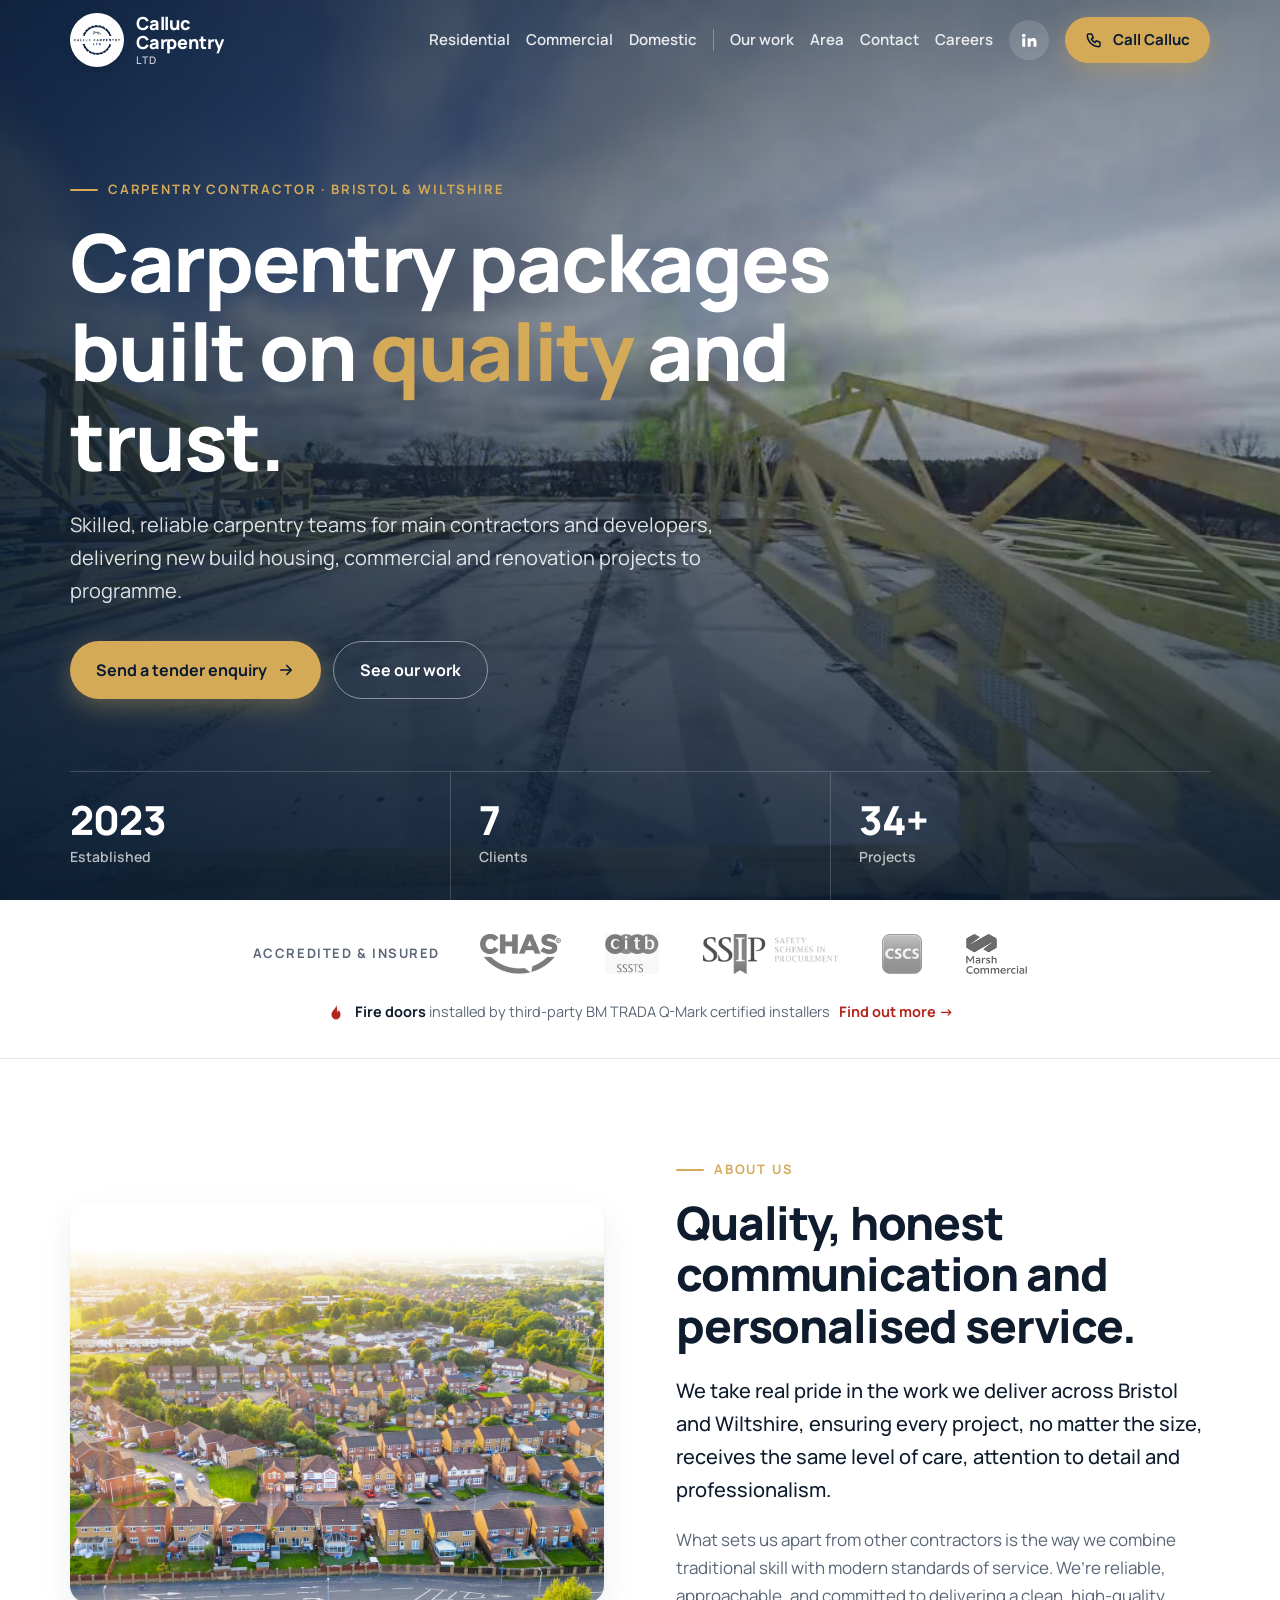
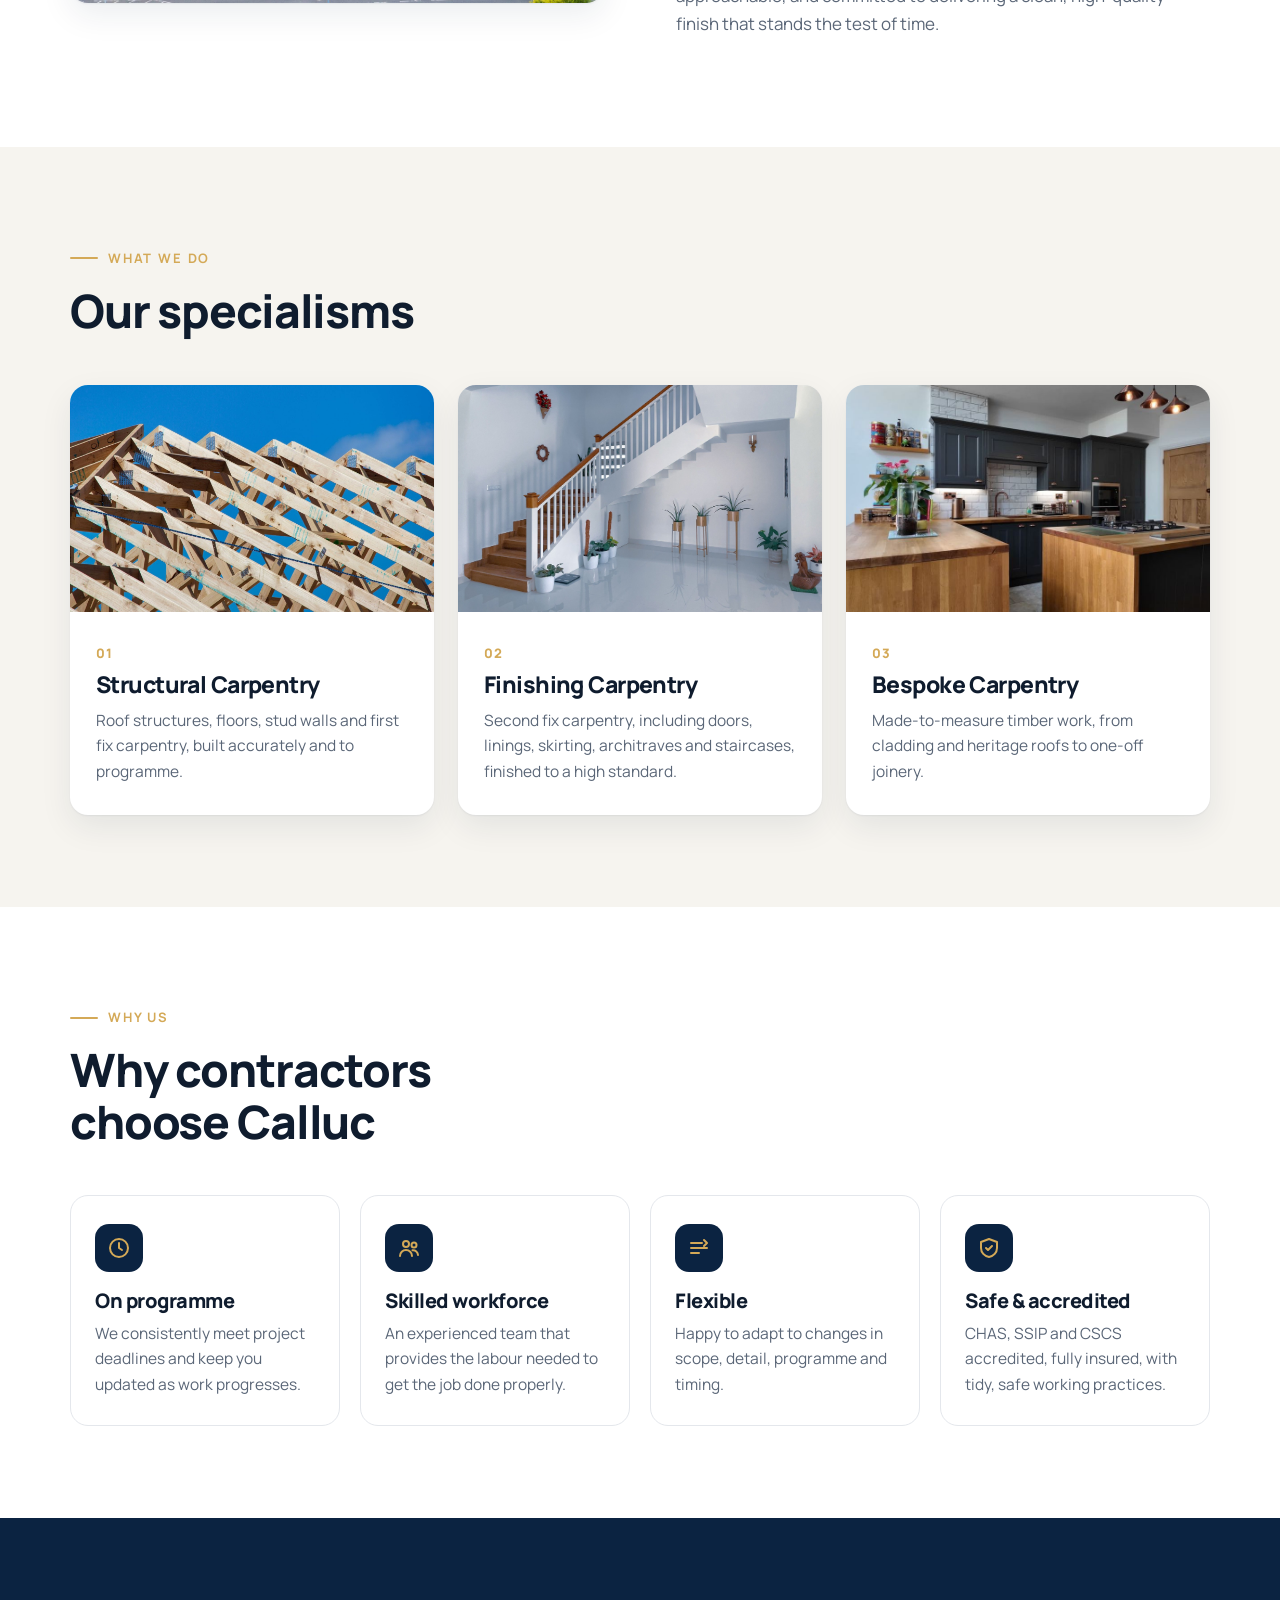
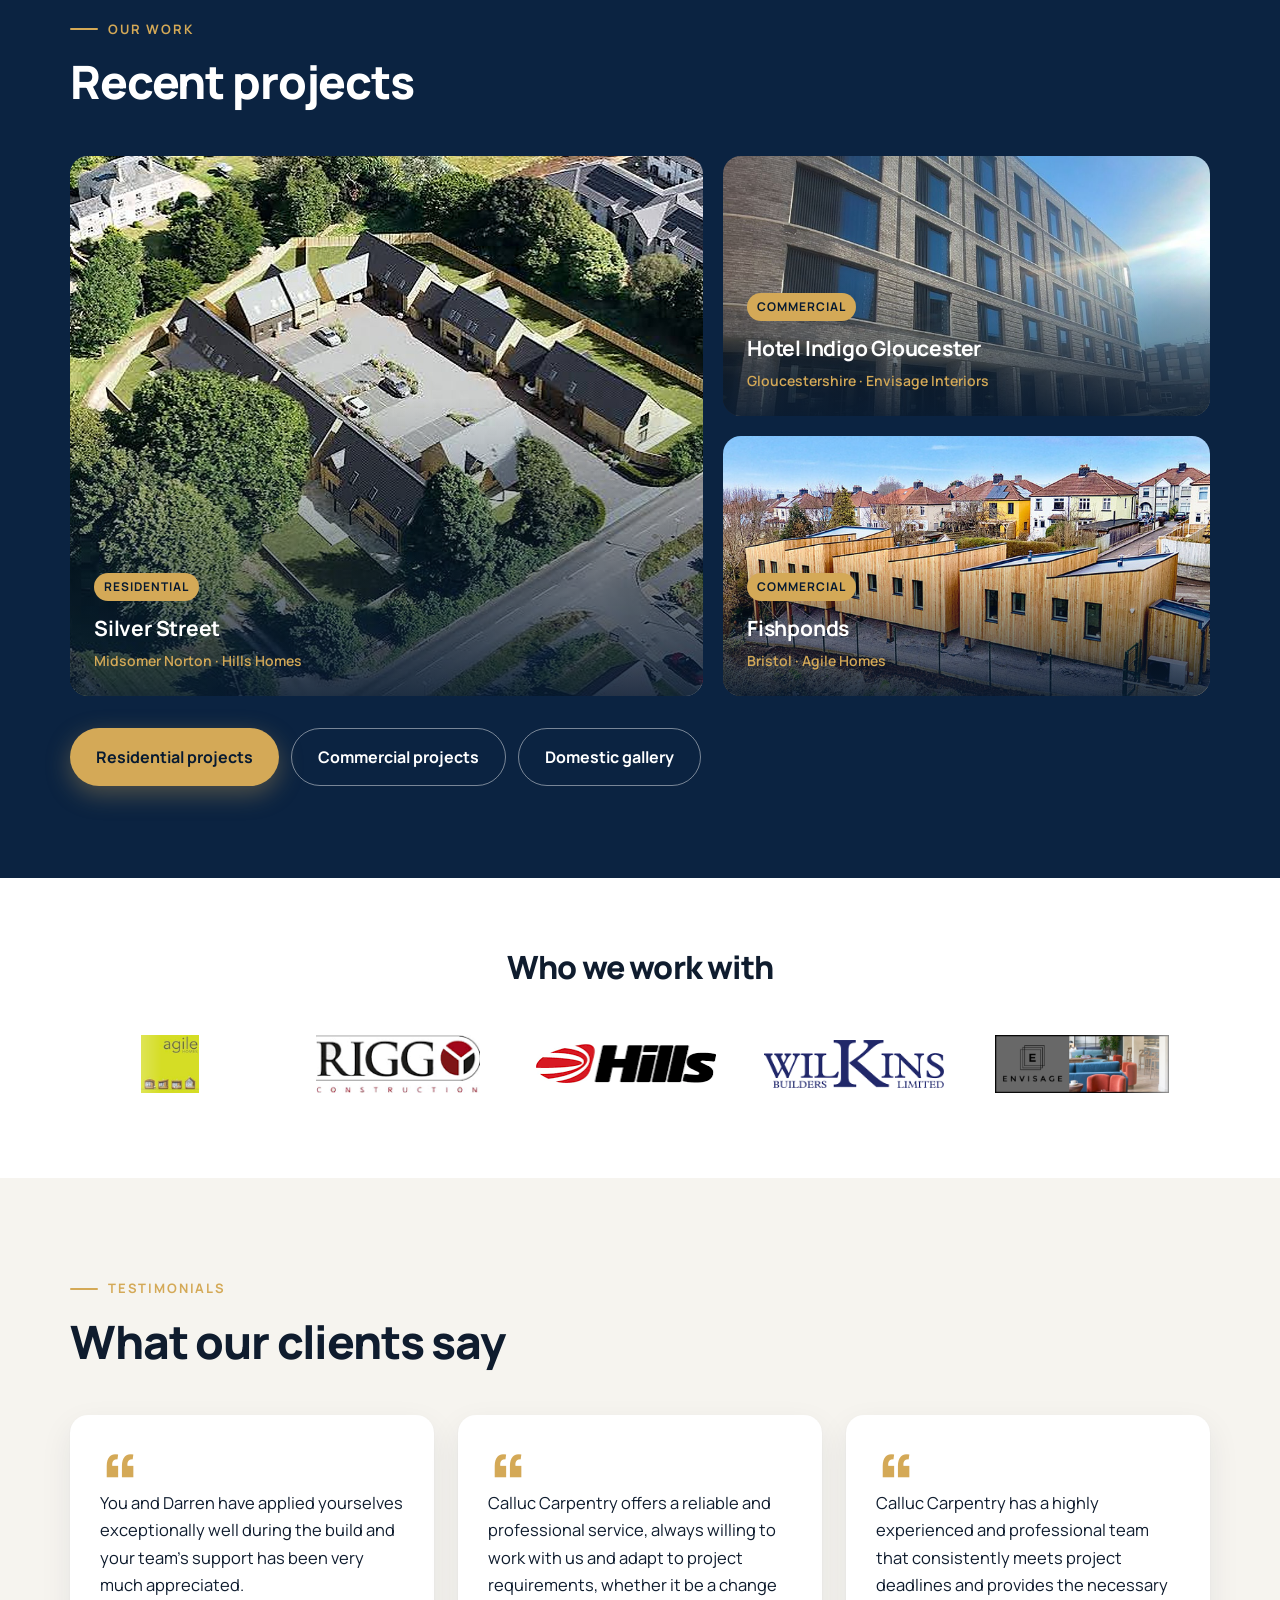
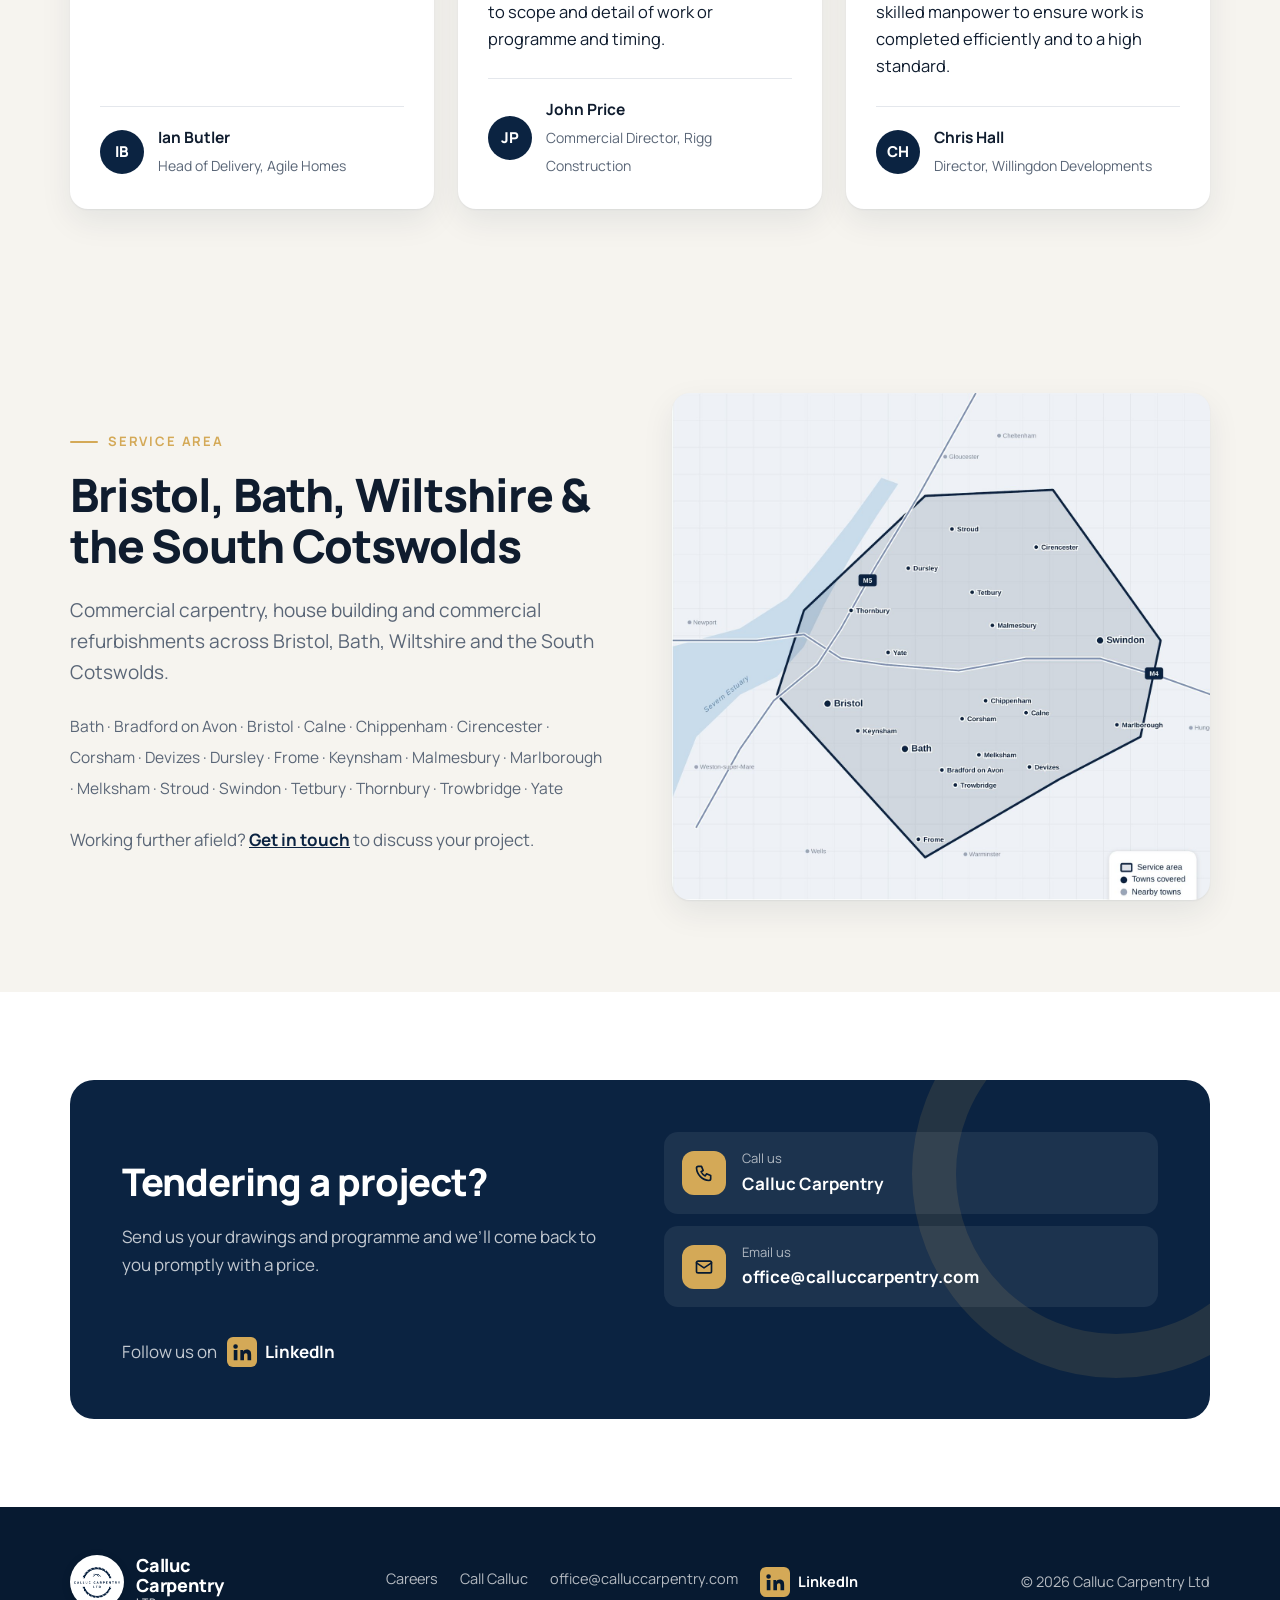
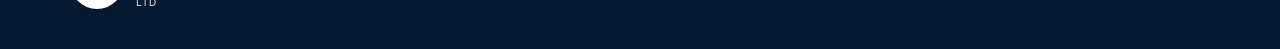
<file: index.html>
<!doctype html>
<html lang="en-GB">
<head>
  <meta charset="utf-8">
  <meta name="viewport" content="width=device-width, initial-scale=1">
  <title>Calluc Carpentry Ltd | Carpentry Contractor, Bristol &amp; Wiltshire</title>
  <meta name="description" content="Calluc Carpentry Ltd is a carpentry contractor specialising in new build homes, commercial carpentry and renovations across Bristol and Wiltshire.">
  <link rel="canonical" href="https://www.calluccarpentry.com/">
  <meta property="og:url" content="https://www.calluccarpentry.com/">
  <meta name="theme-color" content="#0b2341">
  <meta property="og:title" content="Calluc Carpentry Ltd | Carpentry Contractor, Bristol &amp; Wiltshire">
  <meta property="og:description" content="Carpentry contractor for new build homes, commercial carpentry and renovations across Bristol and Wiltshire.">
  <meta property="og:type" content="website">
  <meta property="og:image" content="https://www.calluccarpentry.com/icons/icon-512.png">
  <link rel="icon" href="icons/favicon-32.png" sizes="32x32" type="image/png">
  <link rel="icon" href="icons/icon-192.png" sizes="192x192" type="image/png">
  <link rel="apple-touch-icon" href="icons/apple-touch-icon.png">
  <link rel="preconnect" href="https://fonts.googleapis.com">
  <link rel="preconnect" href="https://fonts.gstatic.com" crossorigin>
  <link href="https://fonts.googleapis.com/css2?family=Manrope:wght@400;500;600;700;800&display=swap" rel="stylesheet">
  <link rel="preload" as="image" href="img/hero.jpg">
  <link rel="stylesheet" href="site.css?v=20261115j">
  <script type="application/ld+json">
{
 "@context": "https://schema.org",
 "@type": [
  "GeneralContractor",
  "LocalBusiness"
 ],
 "@id": "https://www.calluccarpentry.com/#business",
 "name": "Calluc Carpentry Ltd",
 "url": "https://www.calluccarpentry.com/",
 "email": "office@calluccarpentry.com",
 "logo": "https://www.calluccarpentry.com/icons/icon-512.png",
 "image": "https://www.calluccarpentry.com/img/gallery-trusses.jpg",
 "description": "Carpentry contractor providing structural, finishing and bespoke carpentry for housebuilders, main contractors and homeowners across Bristol, Bath, Wiltshire and the South Cotswolds.",
 "foundingDate": "2023",
 "sameAs": [
  "https://www.linkedin.com/company/calluc-carpentry-ltd/"
 ],
 "areaServed": [
  {
   "@type": "City",
   "name": "Bristol"
  },
  {
   "@type": "City",
   "name": "Bath"
  },
  {
   "@type": "AdministrativeArea",
   "name": "Wiltshire"
  },
  {
   "@type": "Place",
   "name": "South Cotswolds"
  }
 ],
 "knowsAbout": [
  "Structural carpentry",
  "Finishing carpentry",
  "Bespoke carpentry",
  "First fix carpentry",
  "Second fix carpentry",
  "New build housing carpentry",
  "Commercial carpentry",
  "Renovations"
 ]
}
  </script>
</head>
<body>

  <header class="site-header" id="header">
    <div class="wrap">
      <a class="brand" href="index.html" aria-label="Calluc Carpentry Ltd, home">
        <span class="brand-badge"><img src="img/logo.png" alt="Calluc Carpentry logo"></span>
        <span class="brand-name brand-stack">Calluc<br>Carpentry<small>Ltd</small></span>
      </a>
      <a class="call-mini" href="tel:+447810303994" aria-label="Call Calluc"><svg viewBox="0 0 24 24" fill="none" stroke="currentColor" stroke-width="2" stroke-linecap="round" stroke-linejoin="round"><path d="M5 4h4l2 5-2.5 1.5a11 11 0 0 0 5 5L15 13l5 2v4a2 2 0 0 1-2 2A16 16 0 0 1 3 6a2 2 0 0 1 2-2"/></svg></a>
      <button class="menu-btn" id="menuBtn" aria-label="Open menu" aria-expanded="false" aria-controls="nav">
        <svg width="26" height="26" viewBox="0 0 24 24" fill="none" stroke="currentColor" stroke-width="2" stroke-linecap="round"><path d="M4 7h16M4 12h16M4 17h16"/></svg>
      </button>
      <nav class="nav" id="nav" aria-label="Main">
        <a class="link tab" href="residential.html">Residential</a>
        <a class="link tab" href="commercial.html">Commercial</a>
        <a class="link tab" href="domestic.html">Domestic</a>
        <span class="sep" aria-hidden="true"></span>
        <a class="link" href="#work">Our work</a>
        <a class="link" href="#area">Area</a>
        <a class="link" href="#contact">Contact</a>
        <a class="link" href="careers.html">Careers</a>
        <a class="nav-social" href="https://www.linkedin.com/company/calluc-carpentry-ltd/" target="_blank" rel="noopener" aria-label="Calluc Carpentry on LinkedIn"><svg viewBox="0 0 24 24" fill="currentColor" aria-hidden="true"><path d="M4.98 3.5a2.5 2.5 0 1 1 0 5 2.5 2.5 0 0 1 0-5zM3 9.75h4V21H3V9.75zM9.5 9.75h3.8v1.6h.06c.53-.95 1.83-1.95 3.76-1.95 4.02 0 4.88 2.5 4.88 5.96V21h-4v-5.02c0-1.2-.02-2.74-1.76-2.74-1.76 0-2.03 1.3-2.03 2.65V21h-4V9.75z"/></svg><span>LinkedIn</span></a>
        <a class="btn btn-gold" href="tel:+447810303994"><svg viewBox="0 0 24 24" fill="none" stroke="currentColor" stroke-width="2" stroke-linecap="round" stroke-linejoin="round"><path d="M5 4h4l2 5-2.5 1.5a11 11 0 0 0 5 5L15 13l5 2v4a2 2 0 0 1-2 2A16 16 0 0 1 3 6a2 2 0 0 1 2-2"/></svg>Call Calluc</a>
      </nav>
    </div>
  </header>

  <main id="top">
    <section class="hero" aria-label="Introduction">
      <video autoplay muted loop playsinline preload="metadata" poster="img/hero.jpg" aria-hidden="true" id="heroVideo">
        <source src="img/hero.mp4" type="video/mp4">
      </video>
      <div class="wrap">
        <h1 class="h1-wrap"><span class="eyebrow">Carpentry contractor · Bristol &amp; Wiltshire </span><span class="h1-main">Carpentry packages built on <em>quality</em> and trust.</span></h1>
        <p>Skilled, reliable carpentry teams for main contractors and developers, delivering new build housing, commercial and renovation projects to programme.</p>
        <div class="hero-actions">
          <a class="btn btn-gold" href="mailto:office@calluccarpentry.com?subject=Tender%20enquiry">Send a tender enquiry
            <svg viewBox="0 0 24 24" fill="none" stroke="currentColor" stroke-width="2.2" stroke-linecap="round" stroke-linejoin="round"><path d="M5 12h14M13 6l6 6-6 6"/></svg></a>
          <a class="btn btn-outline" href="#work">See our work</a>
        </div>
        <div class="stats">
          <div class="stat"><b>2023</b><span>Established</span></div>
          <div class="stat"><b>7</b><span>Clients</span></div>
          <div class="stat"><b>34+</b><span>Projects</span></div>
        </div>
      </div>
    </section>

    <div class="accred" aria-label="Accreditations">
      <div class="wrap">
        <span class="accred-label">Accredited &amp; insured</span>
        <div class="accred-logos">
          <img src="img/logo-chas.png" alt="CHAS" loading="lazy">
          <img src="img/logo-citb.png" alt="CITB SSSTS" loading="lazy">
          <img src="img/logo-ssip.png" alt="SSIP" loading="lazy">
          <img src="img/logo-cscs.png" alt="CSCS" loading="lazy">
          <img src="img/logo-marsh.png" alt="Marsh Commercial" loading="lazy">
        </div>
        <a class="fire-note" href="commercial.html#fire-doors"><svg width="18" height="18" style="color:#b3261e;flex:none" viewBox="0 0 24 24" fill="currentColor" aria-hidden="true"><path d="M12 2c.6 3.2-1 5-2.6 6.800C7.700 10.600 6 12.500 6 15.200 6 18.900 8.700 22 12 22s6-3.100 6-6.800c0-2.300-1.100-4.300-2.400-5.900-.3 1.500-1 2.500-2.100 3.100.5-3.300-.2-7.300-1.500-10.400z"/></svg><span><b>Fire doors</b> installed by third-party BM TRADA Q-Mark certified installers <em>Find out more →</em></span></a>
      </div>
    </div>

    <section id="about">
      <div class="wrap about-grid">
        <div class="about-media reveal">
          <img src="img/aerial.jpg" alt="Aerial view of a new build housing development" loading="lazy">
        </div>
        <div class="about-text reveal">
          <span class="eyebrow">About us</span>
          <h2>Quality, honest communication and personalised service.</h2>
          <p class="big">We take real pride in the work we deliver across Bristol and Wiltshire, ensuring every project, no matter the size, receives the same level of care, attention to detail and professionalism.</p>
          <p>What sets us apart from other contractors is the way we combine traditional skill with modern standards of service. We’re reliable, approachable, and committed to delivering a clean, high-quality finish that stands the test of time.</p>
        </div>
      </div>
    </section>

    <section id="services" class="services">
      <div class="wrap">
        <div class="head-row reveal">
          <div><span class="eyebrow">What we do</span><h2>Our specialisms</h2></div>
        </div>
        <div class="cards">
          <article class="card reveal">
            <div class="card-img"><img src="img/structural-roof.jpg" alt="Timber roof trusses against a blue sky" loading="lazy"></div>
            <div class="card-body"><span class="card-num">01</span><h3>Structural Carpentry</h3><p>Roof structures, floors, stud walls and first fix carpentry, built accurately and to programme.</p></div>
          </article>
          <article class="card reveal">
            <div class="card-img"><img src="img/finishing-stairs.jpg" alt="Timber staircase with oak handrail and white spindles" loading="lazy"></div>
            <div class="card-body"><span class="card-num">02</span><h3>Finishing Carpentry</h3><p>Second fix carpentry, including doors, linings, skirting, architraves and staircases, finished to a high standard.</p></div>
          </article>
          <article class="card reveal">
            <div class="card-img"><img src="img/renovation.jpg" alt="Bespoke fitted kitchen with timber worktops" loading="lazy"></div>
            <div class="card-body"><span class="card-num">03</span><h3>Bespoke Carpentry</h3><p>Made-to-measure timber work, from cladding and heritage roofs to one-off joinery.</p></div>
          </article>
        </div>

      </div>
    </section>

    <section id="why" class="why">
      <div class="wrap">
        <div class="head-row reveal">
          <div><span class="eyebrow">Why us</span><h2>Why contractors choose Calluc</h2></div>
        </div>
        <div class="why-grid">
          <div class="why-item reveal"><span class="why-ico"><svg viewBox="0 0 24 24" fill="none" stroke="currentColor" stroke-width="2" stroke-linecap="round" stroke-linejoin="round"><circle cx="12" cy="12" r="9"/><path d="M12 7v5l3 2"/></svg></span><h3>On programme</h3><p>We consistently meet project deadlines and keep you updated as work progresses.</p></div>
          <div class="why-item reveal"><span class="why-ico"><svg viewBox="0 0 24 24" fill="none" stroke="currentColor" stroke-width="2" stroke-linecap="round" stroke-linejoin="round"><circle cx="9" cy="8" r="3"/><path d="M3 20a6 6 0 0 1 12 0"/><circle cx="17" cy="9" r="2.5"/><path d="M15.5 14.2A5 5 0 0 1 21 19"/></svg></span><h3>Skilled workforce</h3><p>An experienced team that provides the labour needed to get the job done properly.</p></div>
          <div class="why-item reveal"><span class="why-ico"><svg viewBox="0 0 24 24" fill="none" stroke="currentColor" stroke-width="2" stroke-linecap="round" stroke-linejoin="round"><path d="M4 7h11M4 12h16M4 17h8"/><path d="m17 4 3 3-3 3"/></svg></span><h3>Flexible</h3><p>Happy to adapt to changes in scope, detail, programme and timing.</p></div>
          <div class="why-item reveal"><span class="why-ico"><svg viewBox="0 0 24 24" fill="none" stroke="currentColor" stroke-width="2" stroke-linecap="round" stroke-linejoin="round"><path d="M12 3 4 6v6c0 4.5 3.4 8.2 8 9 4.6-.8 8-4.5 8-9V6z"/><path d="m9 12 2 2 4-4"/></svg></span><h3>Safe &amp; accredited</h3><p>CHAS, SSIP and CSCS accredited, fully insured, with tidy, safe working practices.</p></div>
        </div>
      </div>
    </section>

    <section id="work" class="work">
      <div class="wrap">
        <div class="head-row reveal">
          <div><span class="eyebrow">Our work</span><h2>Recent projects</h2></div>
        </div>
        <div class="projects">
          <figure class="project reveal"><img src="img/proj-silver-street-wide.jpg" alt="Silver Street, Midsomer Norton" loading="lazy"><figcaption><em class="tag">Residential</em><b>Silver Street</b><span>Midsomer Norton · Hills Homes</span></figcaption></figure>
          <figure class="project reveal"><img src="img/proj-envisage-hotel-new.jpg" alt="Hotel Indigo Gloucester" loading="lazy"><figcaption><em class="tag">Commercial</em><b>Hotel Indigo Gloucester</b><span>Gloucestershire · Envisage Interiors</span></figcaption></figure>
          <figure class="project reveal"><img src="img/proj-fishponds-wide.jpg" alt="Fishponds, Bristol" loading="lazy"><figcaption><em class="tag">Commercial</em><b>Fishponds</b><span>Bristol · Agile Homes</span></figcaption></figure>
        </div>
        <div class="more-links reveal"><a class="btn btn-gold" href="residential.html#work">Residential projects</a><a class="btn btn-outline" href="commercial.html#work">Commercial projects</a><a class="btn btn-outline" href="domestic.html#gallery">Domestic gallery</a></div>
      </div>
    </section>

    <section class="clients" aria-labelledby="clients-h">
      <div class="wrap">
        <h2 id="clients-h" class="reveal">Who we work with</h2>
        <div class="client-marquee reveal">
          <div class="client-track">
            <div class="client"><img src="img/logo-agile.png" alt="Agile Homes"></div>
            <div class="client"><img src="img/logo-rigg.png" alt="Rigg Construction"></div>
            <div class="client"><img src="img/logo-hills.png" alt="Hills"></div>
            <div class="client"><img src="img/logo-wilkins.png" alt="Wilkins Builders"></div>
            <div class="client"><img src="img/logo-envisage.png" alt="Envisage"></div>
            <div class="client"><img src="img/logo-laburnum.png" alt="Laburnum Associates"></div>
            <div class="client"><img src="img/logo-steeledavis.png" alt="SteeleDavis"></div>
            <div class="client" aria-hidden="true"><img src="img/logo-agile.png" alt=""></div>
            <div class="client" aria-hidden="true"><img src="img/logo-rigg.png" alt=""></div>
            <div class="client" aria-hidden="true"><img src="img/logo-hills.png" alt=""></div>
            <div class="client" aria-hidden="true"><img src="img/logo-wilkins.png" alt=""></div>
            <div class="client" aria-hidden="true"><img src="img/logo-envisage.png" alt=""></div>
            <div class="client" aria-hidden="true"><img src="img/logo-laburnum.png" alt=""></div>
            <div class="client" aria-hidden="true"><img src="img/logo-steeledavis.png" alt=""></div>
          </div>
        </div>
      </div>
    </section>

    <section id="testimonials" class="testimonials">
      <div class="wrap">
        <div class="head-row reveal">
          <div><span class="eyebrow">Testimonials</span><h2>What our clients say</h2></div>
        </div>
        <div class="quotes">
          <figure class="quote reveal">
            <blockquote>You and Darren have applied yourselves exceptionally well during the build and your team’s support has been very much appreciated.</blockquote>
            <figcaption><span class="avatar">IB</span><div><b>Ian Butler</b><span>Head of Delivery, Agile Homes</span></div></figcaption>
          </figure>
          <figure class="quote reveal">
            <blockquote>Calluc Carpentry offers a reliable and professional service, always willing to work with us and adapt to project requirements, whether it be a change to scope and detail of work or programme and timing.</blockquote>
            <figcaption><span class="avatar">JP</span><div><b>John Price</b><span>Commercial Director, Rigg Construction</span></div></figcaption>
          </figure>
          <figure class="quote reveal">
            <blockquote>Calluc Carpentry has a highly experienced and professional team that consistently meets project deadlines and provides the necessary skilled manpower to ensure work is completed efficiently and to a high standard.</blockquote>
            <figcaption><span class="avatar">CH</span><div><b>Chris Hall</b><span>Director, Willingdon Developments</span></div></figcaption>
          </figure>
        </div>
      </div>
    </section>

    <section id="area" class="area">
      <div class="wrap area-grid">
        <div class="reveal">
          <span class="eyebrow">Service area</span>
          <h2>Bristol, Bath, Wiltshire &amp; the South Cotswolds</h2>
          <p class="lead">Commercial carpentry, house building and commercial refurbishments across Bristol, Bath, Wiltshire and the South Cotswolds.</p>
          <p class="town-line">Bath · Bradford on Avon · Bristol · Calne · Chippenham · Cirencester · Corsham · Devizes · Dursley · Frome · Keynsham · Malmesbury · Marlborough · Melksham · Stroud · Swindon · Tetbury · Thornbury · Trowbridge · Yate</p>
          <p class="afield">Working further afield? <a href="#contact">Get in touch</a> to discuss your project.</p>
        </div>
        <figure class="area-map reveal">
          <img src="img/service-area-map.jpg" alt="Map of the Calluc Carpentry service area, covering Bristol, Bath, Swindon, Stroud, Cirencester, Chippenham, Trowbridge, Frome and the towns in between" loading="lazy" width="1400" height="1320">
        </figure>
      </div>
    </section>

    <section id="contact" class="contact">
      <div class="wrap">
        <div class="contact-card contact-wide reveal">
          <h3>Tendering a project?</h3>
          <p>Send us your drawings and programme and we’ll come back to you promptly with a price.</p>
          <ul class="contact-list">
            <li><a href="tel:+447810303994"><span class="ico"><svg viewBox="0 0 24 24" fill="none" stroke="currentColor" stroke-width="2" stroke-linecap="round" stroke-linejoin="round"><path d="M5 4h4l2 5-2.5 1.5a11 11 0 0 0 5 5L15 13l5 2v4a2 2 0 0 1-2 2A16 16 0 0 1 3 6a2 2 0 0 1 2-2"/></svg></span><span><small>Call us</small><b>Calluc Carpentry</b></span></a></li>
            <li><a href="mailto:office@calluccarpentry.com?subject=Tender%20enquiry"><span class="ico"><svg viewBox="0 0 24 24" fill="none" stroke="currentColor" stroke-width="2" stroke-linecap="round" stroke-linejoin="round"><rect x="3" y="5" width="18" height="14" rx="2"/><path d="m3 7 9 6 9-6"/></svg></span><span><small>Email us</small><b>office@calluccarpentry.com</b></span></a></li>
          </ul>
          <p class="follow">Follow us on <a class="social" href="https://www.linkedin.com/company/calluc-carpentry-ltd/" target="_blank" rel="noopener" aria-label="Calluc Carpentry on LinkedIn"><svg viewBox="0 0 24 24" fill="currentColor" aria-hidden="true"><path d="M4.98 3.5a2.5 2.5 0 1 1 0 5 2.5 2.5 0 0 1 0-5zM3 9.75h4V21H3V9.75zM9.5 9.75h3.8v1.6h.06c.53-.95 1.83-1.95 3.76-1.95 4.02 0 4.88 2.5 4.88 5.96V21h-4v-5.02c0-1.2-.02-2.74-1.76-2.74-1.76 0-2.03 1.3-2.03 2.65V21h-4V9.75z"/></svg><span>LinkedIn</span></a></p>
        </div>
      </div>
    </section>
  </main>

  <footer>
    <div class="wrap">
      <a class="brand" href="#top"><span class="brand-badge"><img src="img/logo.png" alt="Calluc Carpentry logo"></span><span class="brand-name brand-stack">Calluc<br>Carpentry<small>Ltd</small></span></a>
      <div class="foot-links">
        <a href="careers.html">Careers</a>
        <a href="tel:+447810303994">Call Calluc</a>
        <a href="mailto:office@calluccarpentry.com">office@calluccarpentry.com</a>
        <a class="social" href="https://www.linkedin.com/company/calluc-carpentry-ltd/" target="_blank" rel="noopener" aria-label="Calluc Carpentry on LinkedIn"><svg viewBox="0 0 24 24" fill="currentColor" aria-hidden="true"><path d="M4.98 3.5a2.5 2.5 0 1 1 0 5 2.5 2.5 0 0 1 0-5zM3 9.75h4V21H3V9.75zM9.5 9.75h3.8v1.6h.06c.53-.95 1.83-1.95 3.76-1.95 4.02 0 4.88 2.5 4.88 5.96V21h-4v-5.02c0-1.2-.02-2.74-1.76-2.74-1.76 0-2.03 1.3-2.03 2.65V21h-4V9.75z"/></svg><span>LinkedIn</span></a>
      </div>
      <span>© <span id="yr">2026</span> Calluc Carpentry Ltd</span>
    </div>
  </footer>

  <div class="mobile-bar" id="mobileBar">
    <a class="btn btn-gold" href="tel:+447810303994">Call Calluc</a>
    <a class="btn btn-navy" href="mailto:office@calluccarpentry.com?subject=Project%20enquiry">Email us</a>
  </div>

  <script src="site.js?v=20261115j"></script>
</body>
</html>
</file>
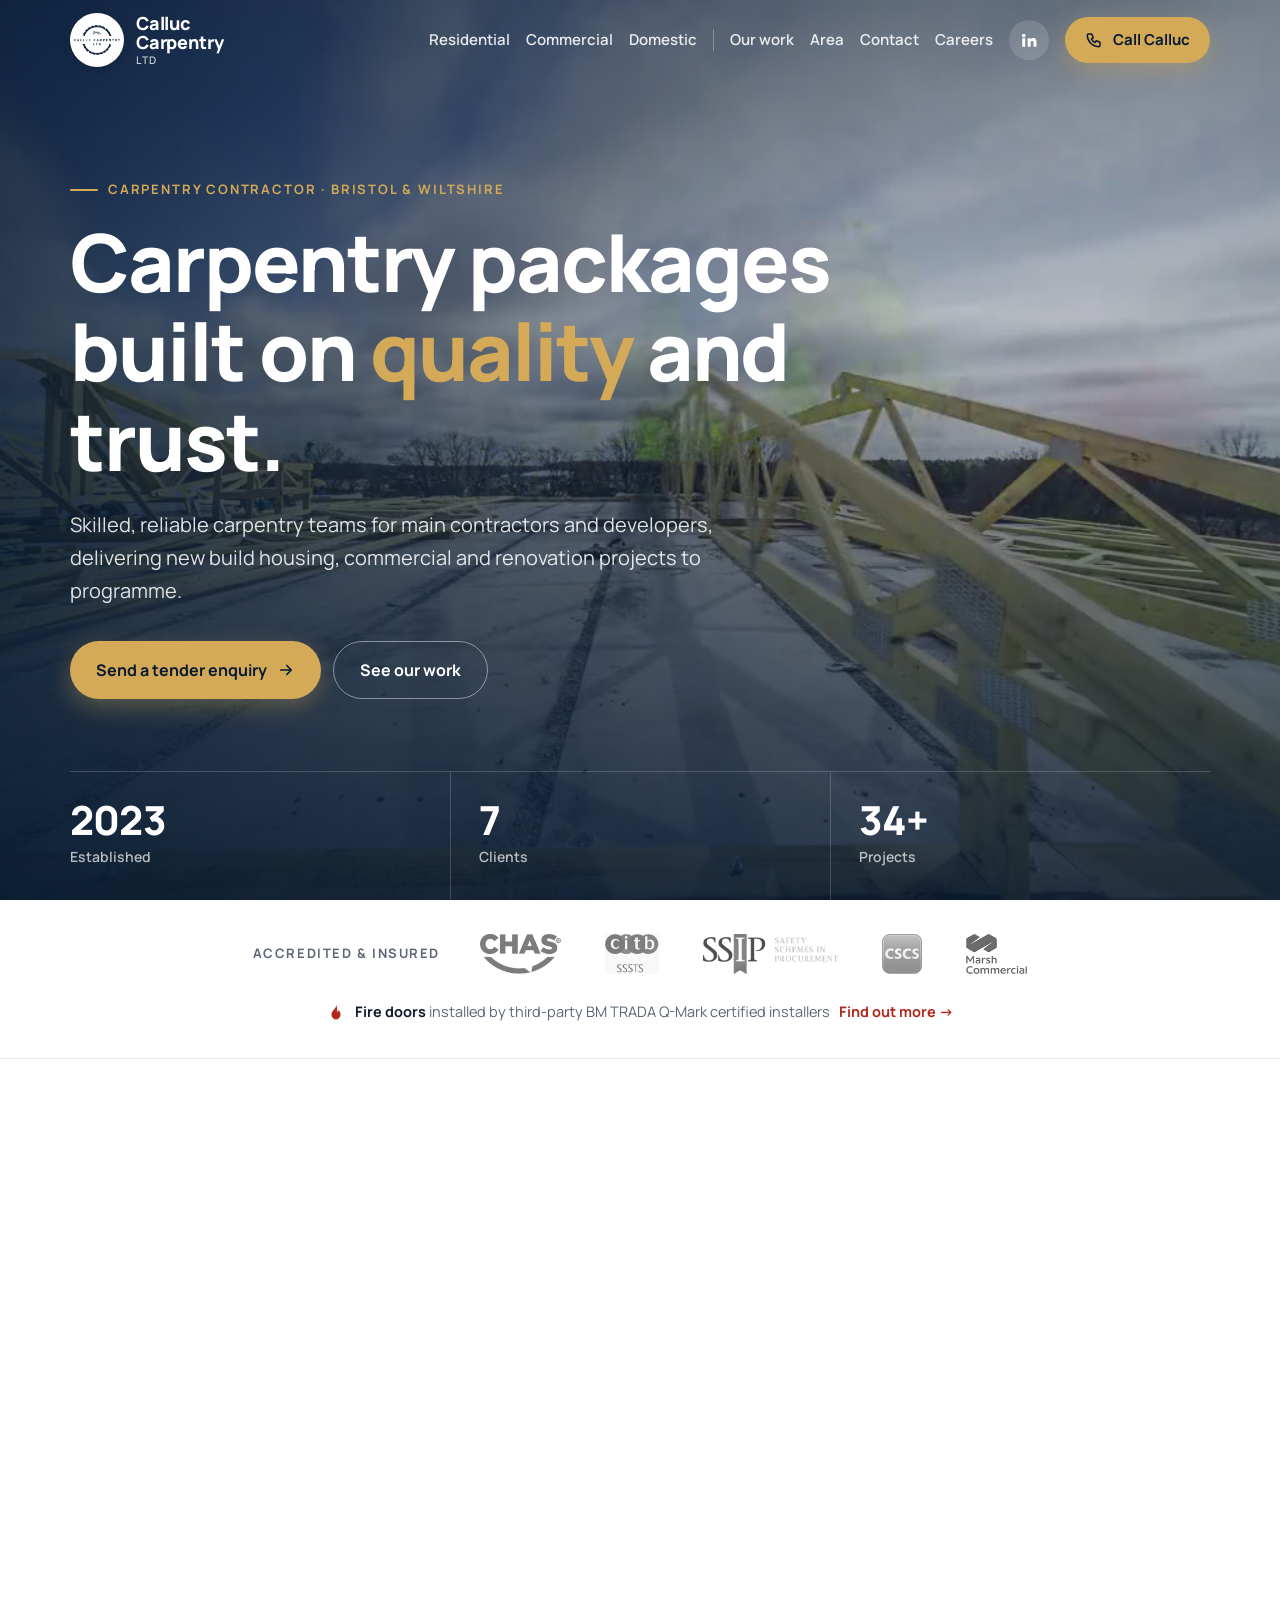
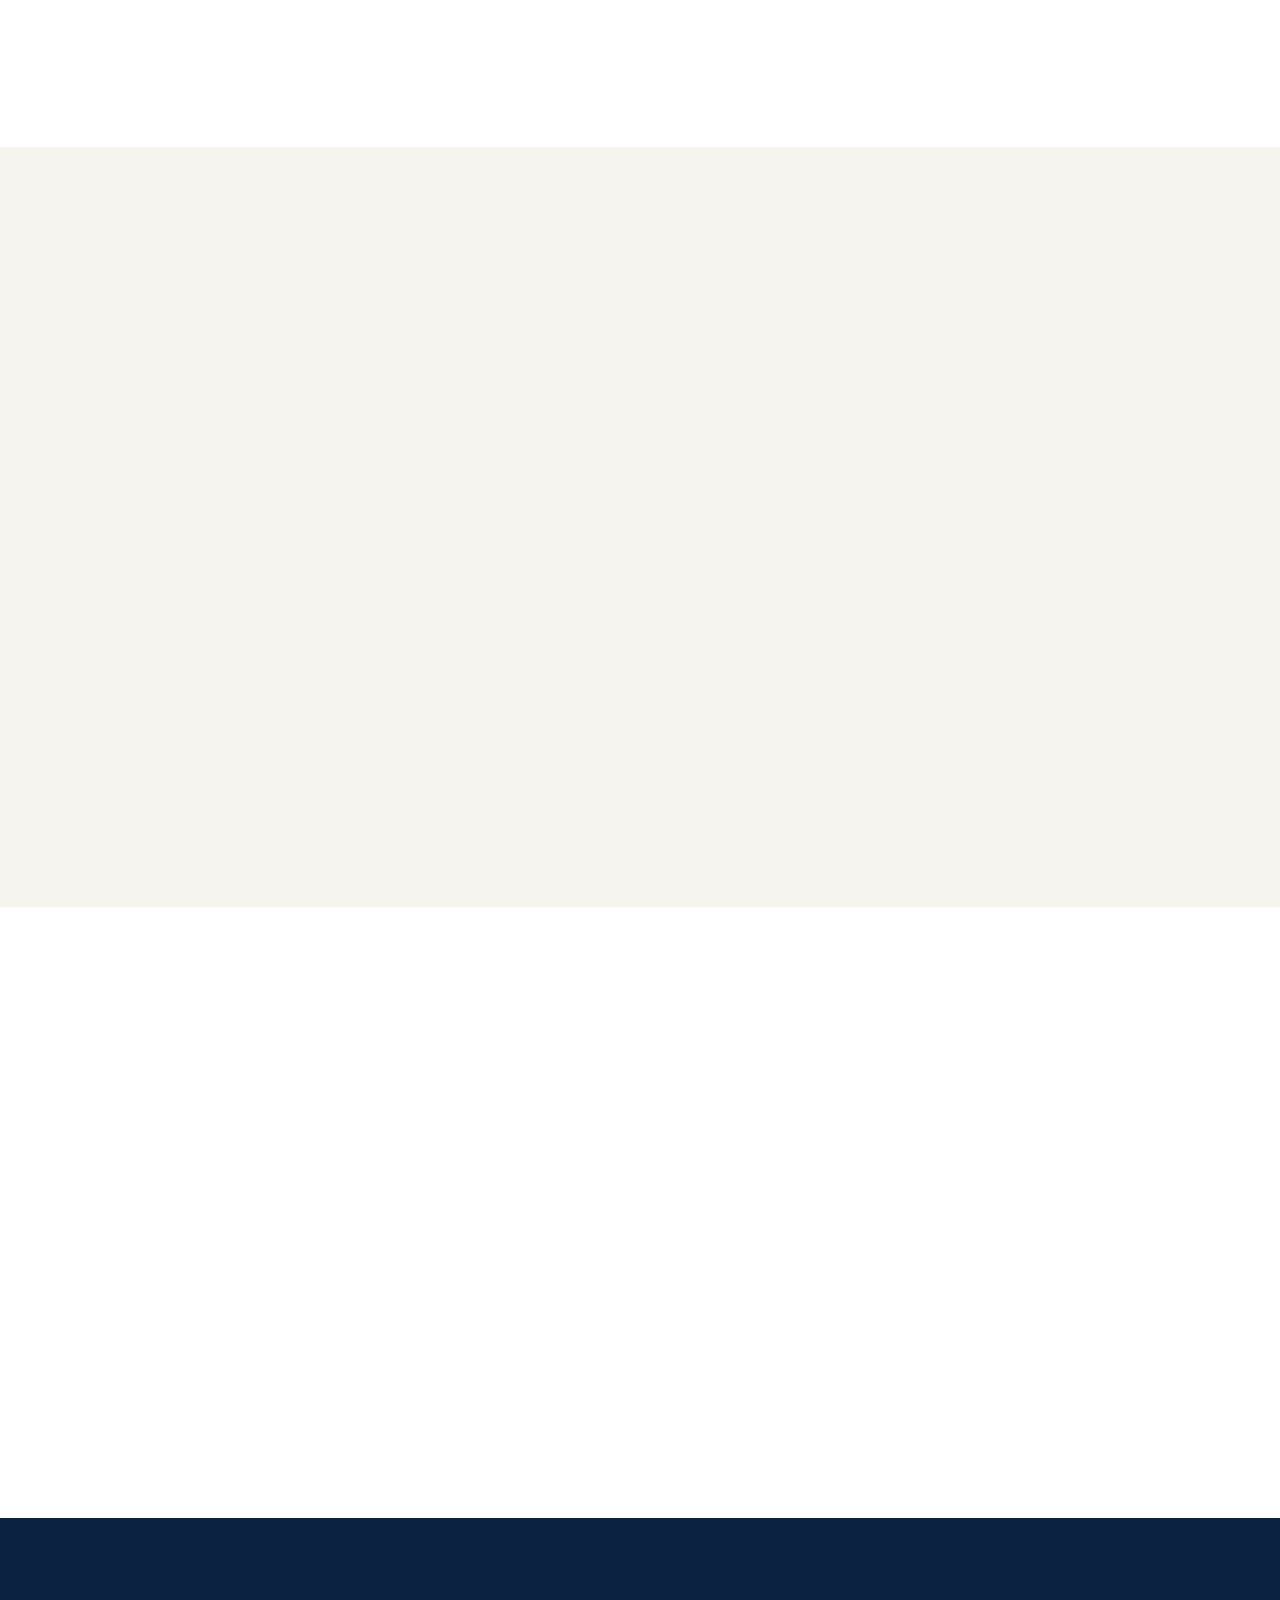
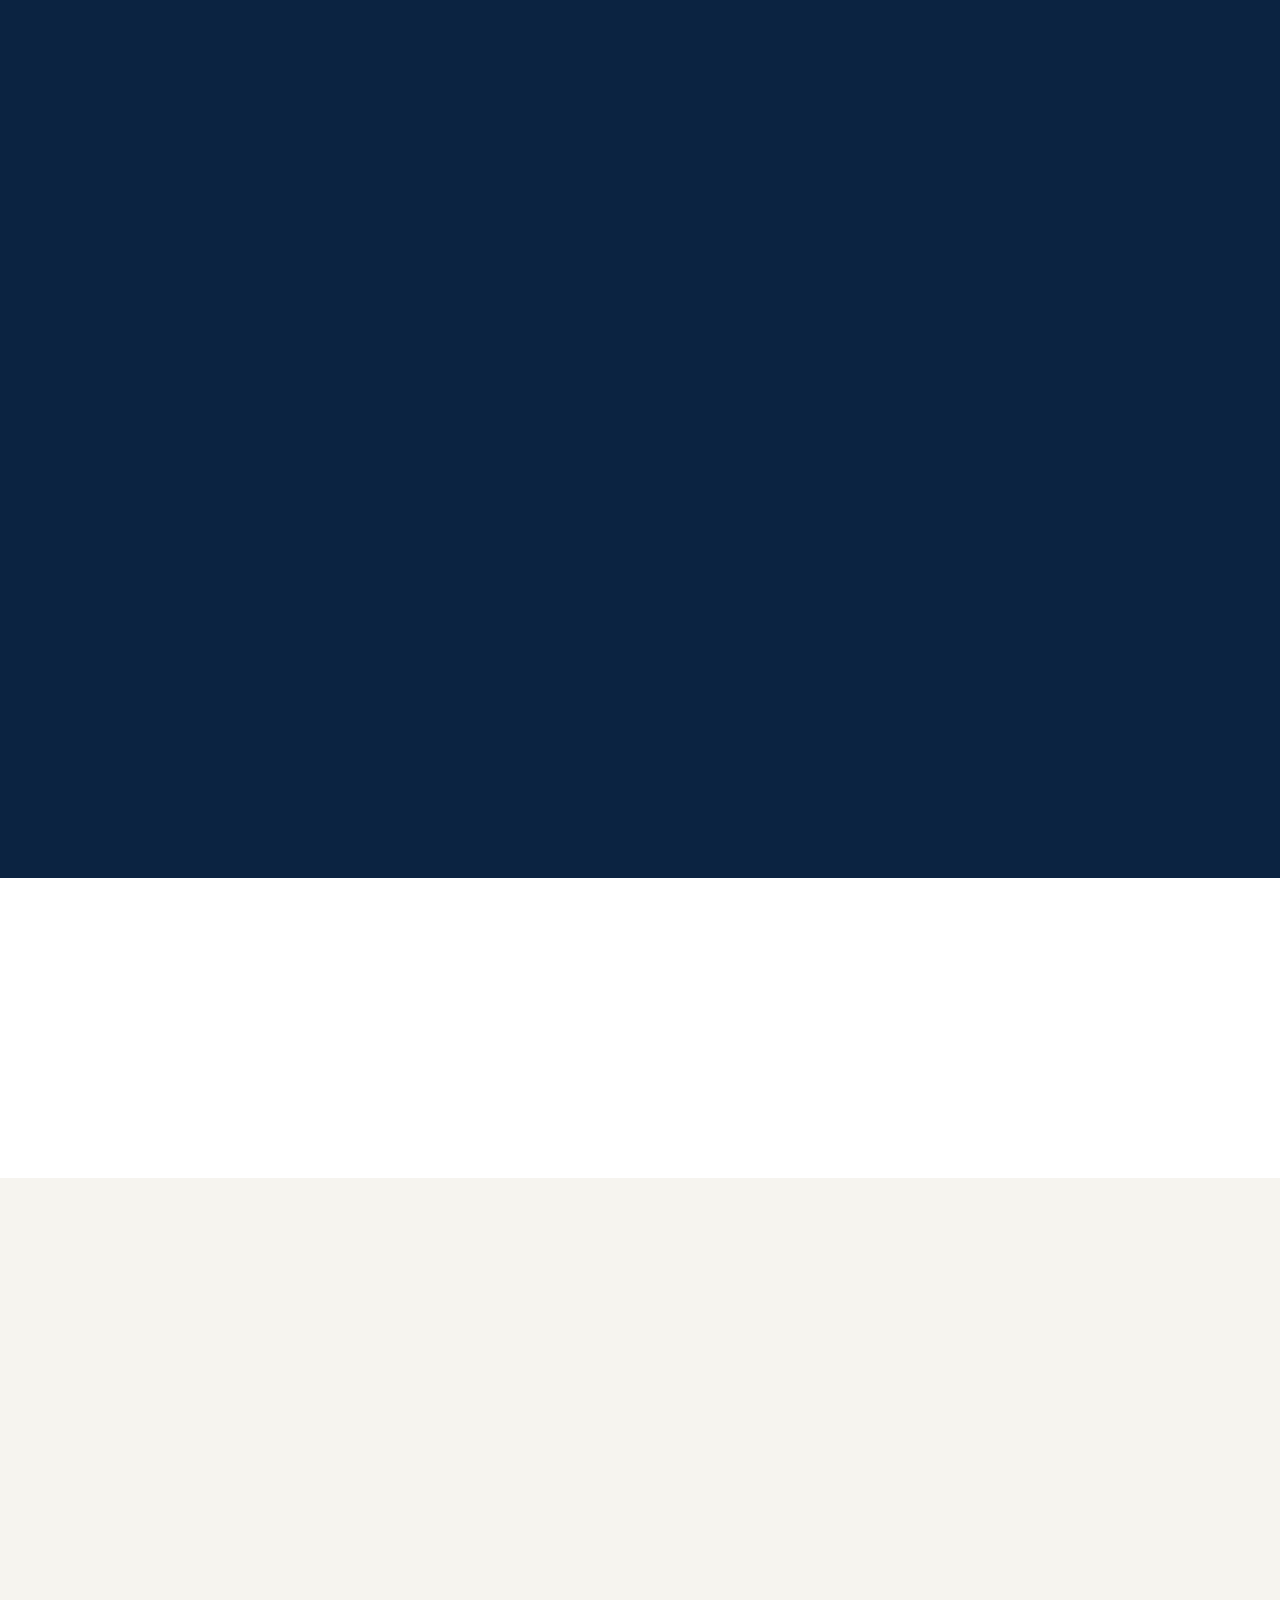
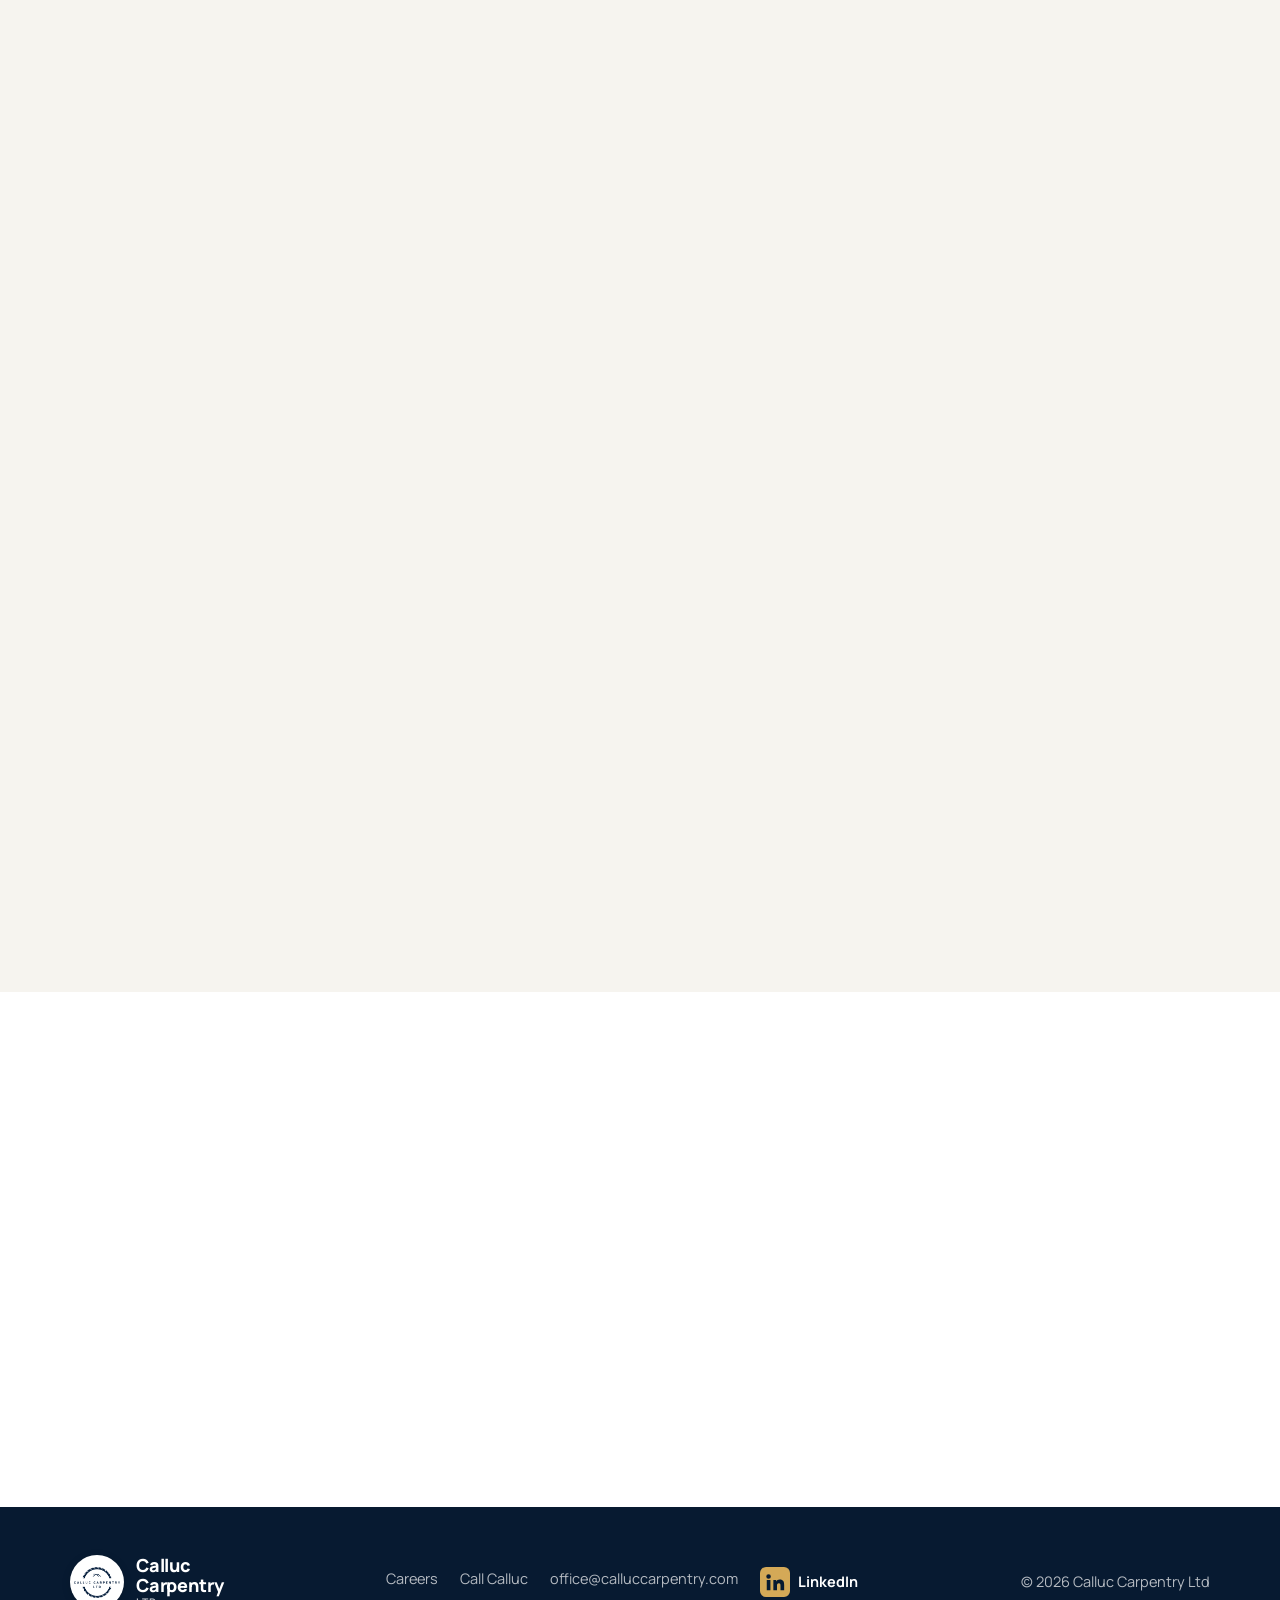
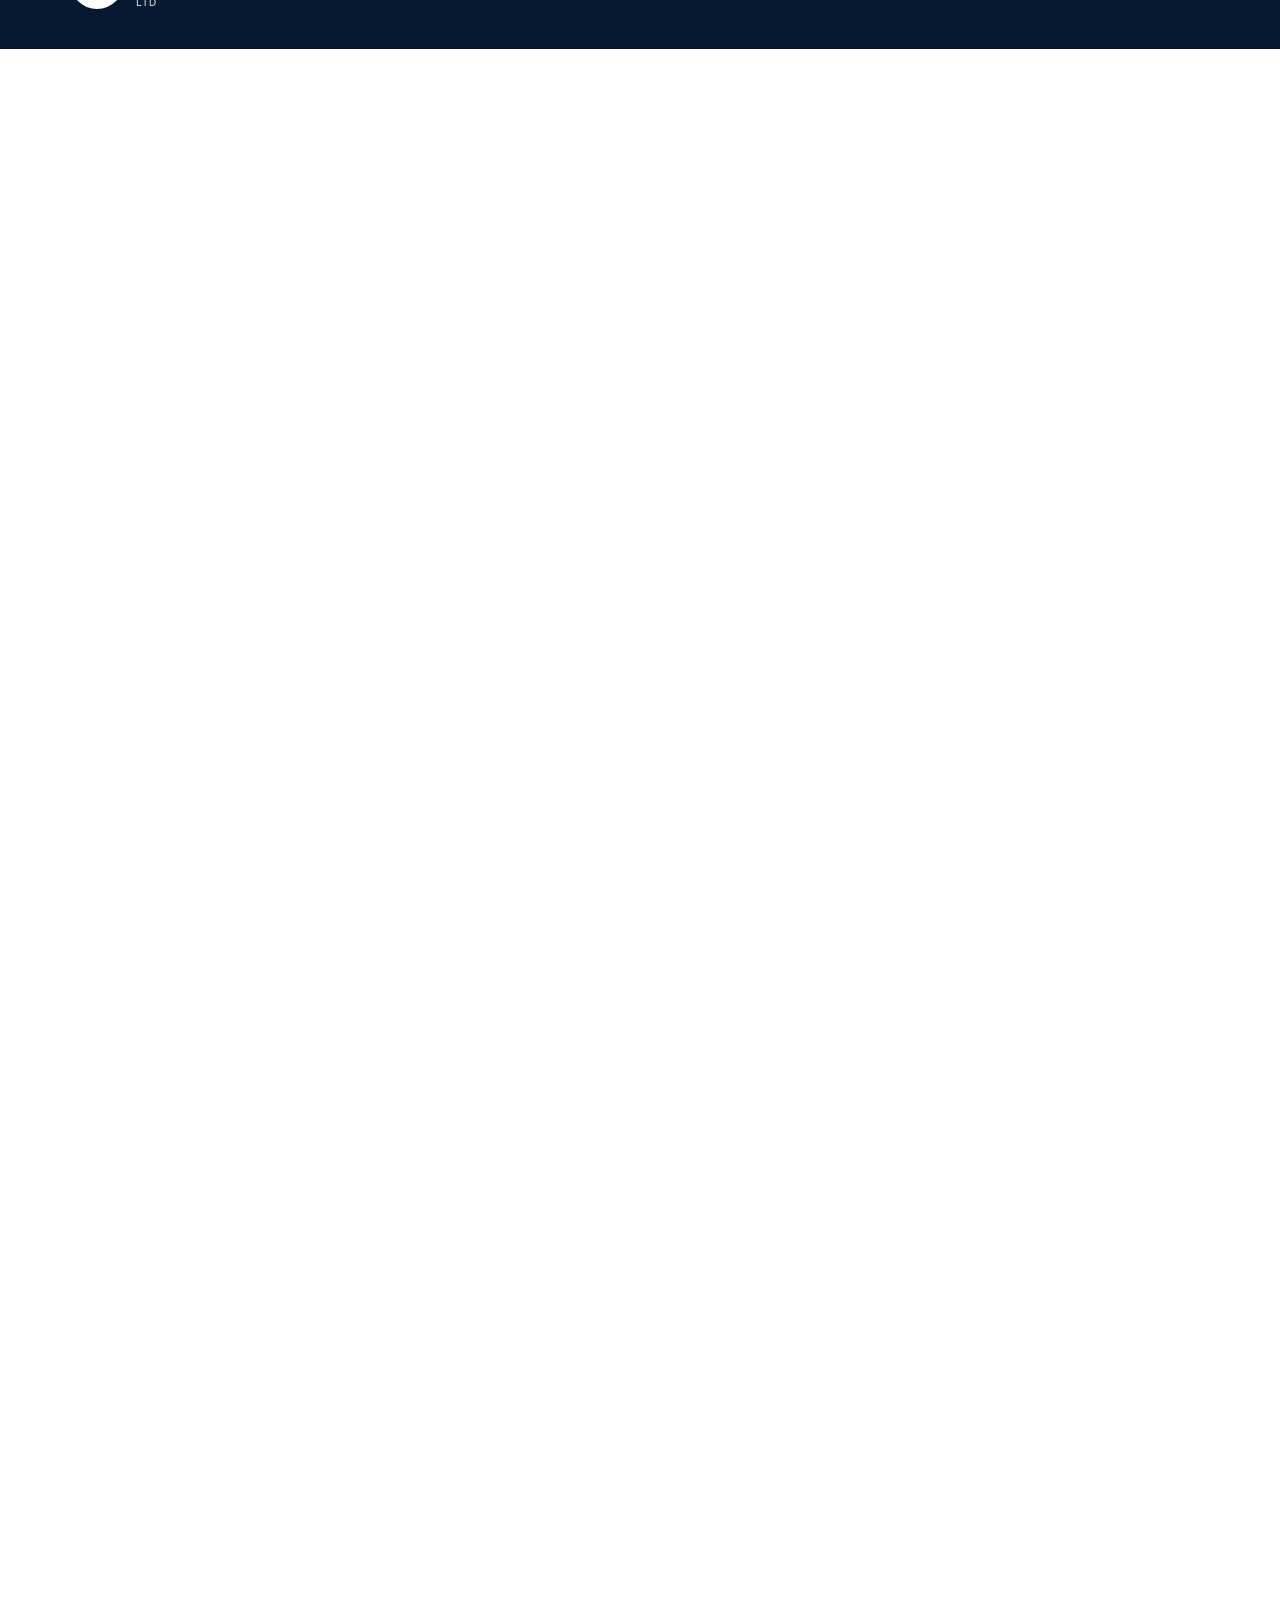
<file: preview/index.html>
<!doctype html><meta charset="utf-8"><meta name="robots" content="noindex"><title>Calluc Carpentry Ltd</title><meta http-equiv="refresh" content="0; url=../"><link rel="canonical" href="https://www.calluccarpentry.com/"><p><a href="../">Go to the Calluc Carpentry website</a></p>
</file>
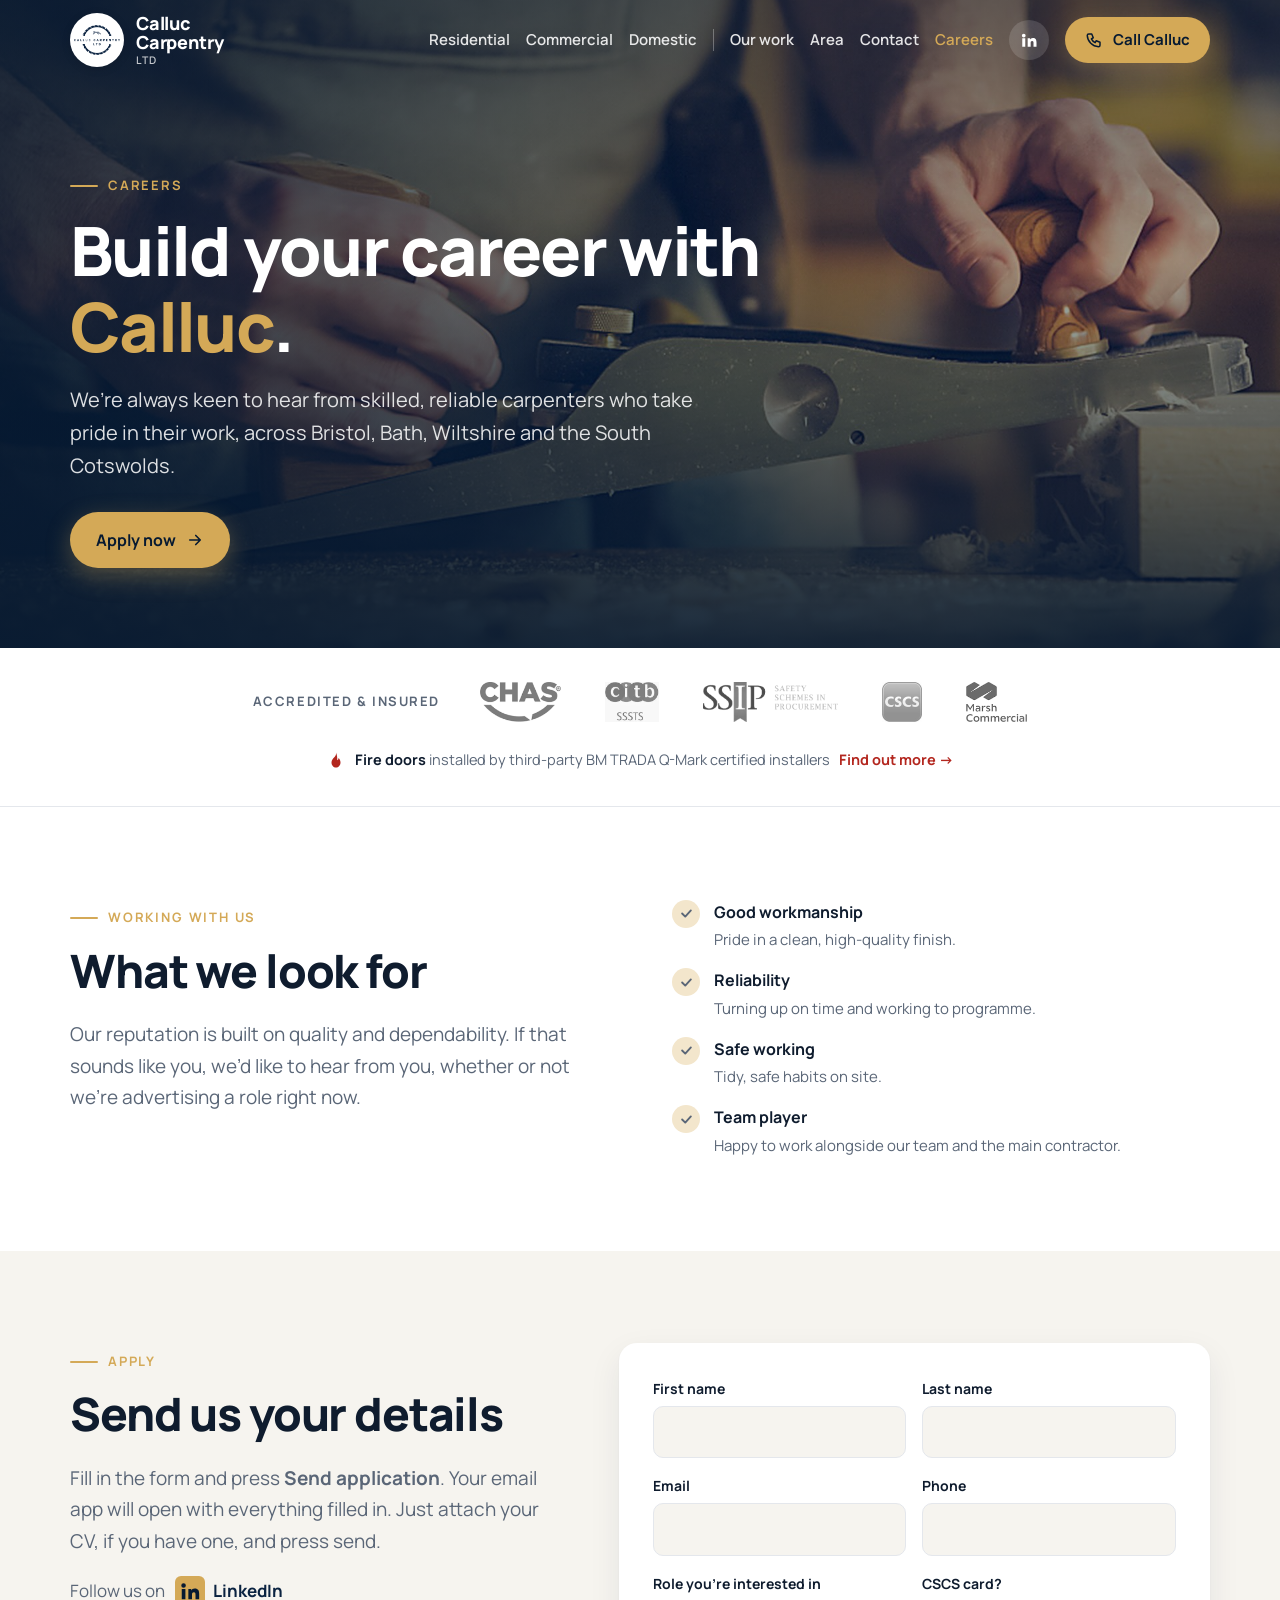
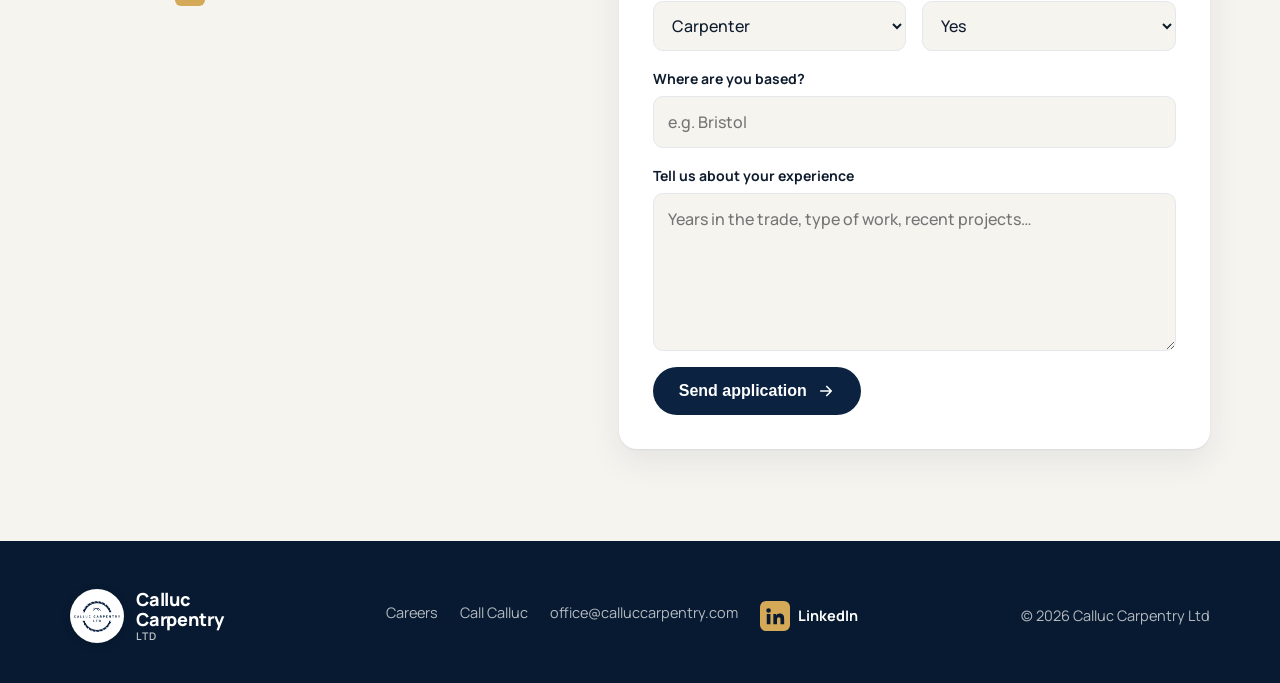
<file: careers.html>
<!doctype html>
<html lang="en-GB">
<head>
  <meta charset="utf-8">
  <meta name="viewport" content="width=device-width, initial-scale=1">
  <title>Careers | Calluc Carpentry Ltd</title>
  <meta name="description" content="Join Calluc Carpentry. We’re always keen to hear from skilled, reliable carpenters across Bristol, Bath, Wiltshire and the South Cotswolds.">
  <link rel="canonical" href="https://www.calluccarpentry.com/careers.html">
  <meta property="og:url" content="https://www.calluccarpentry.com/careers.html">
  <meta name="theme-color" content="#0b2341">
  <meta property="og:title" content="Calluc Carpentry Ltd | Carpentry Contractor, Bristol &amp; Wiltshire">
  <meta property="og:description" content="Carpentry contractor for new build homes, commercial carpentry and renovations across Bristol and Wiltshire.">
  <meta property="og:type" content="website">
  <meta property="og:image" content="https://www.calluccarpentry.com/icons/icon-512.png">
  <link rel="icon" href="icons/favicon-32.png" sizes="32x32" type="image/png">
  <link rel="icon" href="icons/icon-192.png" sizes="192x192" type="image/png">
  <link rel="apple-touch-icon" href="icons/apple-touch-icon.png">
  <link rel="preconnect" href="https://fonts.googleapis.com">
  <link rel="preconnect" href="https://fonts.gstatic.com" crossorigin>
  <link href="https://fonts.googleapis.com/css2?family=Manrope:wght@400;500;600;700;800&display=swap" rel="stylesheet">
  <link rel="preload" as="image" href="img/carpenter.jpg">
  <link rel="stylesheet" href="site.css?v=20261115j">
</head>
<body>

  <header class="site-header" id="header">
    <div class="wrap">
      <a class="brand" href="index.html" aria-label="Calluc Carpentry Ltd, home">
        <span class="brand-badge"><img src="img/logo.png" alt="Calluc Carpentry logo"></span>
        <span class="brand-name brand-stack">Calluc<br>Carpentry<small>Ltd</small></span>
      </a>
      <a class="call-mini" href="tel:+447810303994" aria-label="Call Calluc"><svg viewBox="0 0 24 24" fill="none" stroke="currentColor" stroke-width="2" stroke-linecap="round" stroke-linejoin="round"><path d="M5 4h4l2 5-2.5 1.5a11 11 0 0 0 5 5L15 13l5 2v4a2 2 0 0 1-2 2A16 16 0 0 1 3 6a2 2 0 0 1 2-2"/></svg></a>
      <button class="menu-btn" id="menuBtn" aria-label="Open menu" aria-expanded="false" aria-controls="nav">
        <svg width="26" height="26" viewBox="0 0 24 24" fill="none" stroke="currentColor" stroke-width="2" stroke-linecap="round"><path d="M4 7h16M4 12h16M4 17h16"/></svg>
      </button>
      <nav class="nav" id="nav" aria-label="Main">
        <a class="link tab" href="residential.html">Residential</a>
        <a class="link tab" href="commercial.html">Commercial</a>
        <a class="link tab" href="domestic.html">Domestic</a>
        <span class="sep" aria-hidden="true"></span>
        <a class="link" href="index.html#work">Our work</a>
        <a class="link" href="index.html#area">Area</a>
        <a class="link" href="index.html#contact">Contact</a>
        <a class="link" href="careers.html" aria-current="page">Careers</a>
        <a class="nav-social" href="https://www.linkedin.com/company/calluc-carpentry-ltd/" target="_blank" rel="noopener" aria-label="Calluc Carpentry on LinkedIn"><svg viewBox="0 0 24 24" fill="currentColor" aria-hidden="true"><path d="M4.98 3.5a2.5 2.5 0 1 1 0 5 2.5 2.5 0 0 1 0-5zM3 9.75h4V21H3V9.75zM9.5 9.75h3.8v1.6h.06c.53-.95 1.83-1.95 3.76-1.95 4.02 0 4.88 2.5 4.88 5.96V21h-4v-5.02c0-1.2-.02-2.74-1.76-2.74-1.76 0-2.03 1.3-2.03 2.65V21h-4V9.75z"/></svg><span>LinkedIn</span></a>
        <a class="btn btn-gold" href="tel:+447810303994"><svg viewBox="0 0 24 24" fill="none" stroke="currentColor" stroke-width="2" stroke-linecap="round" stroke-linejoin="round"><path d="M5 4h4l2 5-2.5 1.5a11 11 0 0 0 5 5L15 13l5 2v4a2 2 0 0 1-2 2A16 16 0 0 1 3 6a2 2 0 0 1 2-2"/></svg>Call Calluc</a>
      </nav>
    </div>
  </header>

  <main id="top">
    <section class="page-hero" style="background-image:url(img/careers-hero.jpg);background-position:50% 50%">
      <div class="wrap">
        <span class="eyebrow">Careers</span>
        <h1>Build your career with <em>Calluc</em>.</h1>
        <p>We’re always keen to hear from skilled, reliable carpenters who take pride in their work, across Bristol, Bath, Wiltshire and the South Cotswolds.</p>
        <div class="hero-actions">
          <a class="btn btn-gold" href="#apply">Apply now
            <svg viewBox="0 0 24 24" fill="none" stroke="currentColor" stroke-width="2.2" stroke-linecap="round" stroke-linejoin="round"><path d="M5 12h14M13 6l6 6-6 6"/></svg></a>
        </div>
      </div>
    </section>

    <div class="accred" aria-label="Accreditations">
      <div class="wrap">
        <span class="accred-label">Accredited &amp; insured</span>
        <div class="accred-logos">
          <img src="img/logo-chas.png" alt="CHAS" loading="lazy">
          <img src="img/logo-citb.png" alt="CITB SSSTS" loading="lazy">
          <img src="img/logo-ssip.png" alt="SSIP" loading="lazy">
          <img src="img/logo-cscs.png" alt="CSCS" loading="lazy">
          <img src="img/logo-marsh.png" alt="Marsh Commercial" loading="lazy">
        </div>
        <a class="fire-note" href="commercial.html#fire-doors"><svg width="18" height="18" style="color:#b3261e;flex:none" viewBox="0 0 24 24" fill="currentColor" aria-hidden="true"><path d="M12 2c.6 3.2-1 5-2.6 6.800C7.700 10.600 6 12.500 6 15.200 6 18.900 8.700 22 12 22s6-3.100 6-6.800c0-2.300-1.100-4.300-2.400-5.900-.3 1.500-1 2.500-2.100 3.100.5-3.300-.2-7.300-1.500-10.400z"/></svg><span><b>Fire doors</b> installed by third-party BM TRADA Q-Mark certified installers <em>Find out more →</em></span></a>
      </div>
    </div>

    <section>
      <div class="wrap sector-grid">
        <div class="reveal">
          <span class="eyebrow">Working with us</span>
          <h2>What we look for</h2>
          <p class="lead">Our reputation is built on quality and dependability. If that sounds like you, we’d like to hear from you, whether or not we’re advertising a role right now.</p>
        </div>
        <ul class="values reveal">
            <li><span class="tick"><svg viewBox="0 0 24 24" fill="none" stroke="currentColor" stroke-width="3" stroke-linecap="round" stroke-linejoin="round"><path d="m5 12 5 5 9-10"/></svg></span><div><strong>Good workmanship</strong><span>Pride in a clean, high-quality finish.</span></div></li>
            <li><span class="tick"><svg viewBox="0 0 24 24" fill="none" stroke="currentColor" stroke-width="3" stroke-linecap="round" stroke-linejoin="round"><path d="m5 12 5 5 9-10"/></svg></span><div><strong>Reliability</strong><span>Turning up on time and working to programme.</span></div></li>
            <li><span class="tick"><svg viewBox="0 0 24 24" fill="none" stroke="currentColor" stroke-width="3" stroke-linecap="round" stroke-linejoin="round"><path d="m5 12 5 5 9-10"/></svg></span><div><strong>Safe working</strong><span>Tidy, safe habits on site.</span></div></li>
            <li><span class="tick"><svg viewBox="0 0 24 24" fill="none" stroke="currentColor" stroke-width="3" stroke-linecap="round" stroke-linejoin="round"><path d="m5 12 5 5 9-10"/></svg></span><div><strong>Team player</strong><span>Happy to work alongside our team and the main contractor.</span></div></li>
        </ul>
      </div>
    </section>

    <section id="apply" class="services">
      <div class="wrap apply-grid">
        <div class="reveal">
          <span class="eyebrow">Apply</span>
          <h2>Send us your details</h2>
          <p class="lead">Fill in the form and press <b>Send application</b>. Your email app will open with everything filled in. Just attach your CV, if you have one, and press send.</p>
          <p class="follow-light">Follow us on <a class="social social-dark" href="https://www.linkedin.com/company/calluc-carpentry-ltd/" target="_blank" rel="noopener" aria-label="Calluc Carpentry on LinkedIn"><svg viewBox="0 0 24 24" fill="currentColor" aria-hidden="true"><path d="M4.98 3.5a2.5 2.5 0 1 1 0 5 2.5 2.5 0 0 1 0-5zM3 9.75h4V21H3V9.75zM9.5 9.75h3.8v1.6h.06c.53-.95 1.83-1.95 3.76-1.95 4.02 0 4.88 2.5 4.88 5.96V21h-4v-5.02c0-1.2-.02-2.74-1.76-2.74-1.76 0-2.03 1.3-2.03 2.65V21h-4V9.75z"/></svg><span>LinkedIn</span></a></p>
        </div>
        <form class="apply-form reveal" id="applyForm" novalidate>
          <div class="row2">
            <label>First name<input name="first" required autocomplete="given-name"></label>
            <label>Last name<input name="last" required autocomplete="family-name"></label>
          </div>
          <div class="row2">
            <label>Email<input name="email" type="email" required autocomplete="email"></label>
            <label>Phone<input name="phone" type="tel" required autocomplete="tel"></label>
          </div>
          <div class="row2">
            <label>Role you’re interested in<select name="role"><option>Carpenter</option><option>Apprentice / improver</option><option>Labourer</option><option>Other</option></select></label>
            <label>CSCS card?<select name="cscs"><option>Yes</option><option>No</option><option>Applying for one</option></select></label>
          </div>
          <label>Where are you based?<input name="area" placeholder="e.g. Bristol"></label>
          <label>Tell us about your experience<textarea name="message" rows="5" placeholder="Years in the trade, type of work, recent projects…"></textarea></label>
          <p class="form-error" id="formError" role="alert" hidden>Please fill in your name, email and phone number.</p>
          <button class="btn btn-navy" type="submit">Send application
            <svg viewBox="0 0 24 24" fill="none" stroke="currentColor" stroke-width="2.2" stroke-linecap="round" stroke-linejoin="round"><path d="M5 12h14M13 6l6 6-6 6"/></svg></button>
        </form>
      </div>
    </section>
  </main>

  <footer>
    <div class="wrap">
      <a class="brand" href="index.html"><span class="brand-badge"><img src="img/logo.png" alt="Calluc Carpentry logo"></span><span class="brand-name brand-stack">Calluc<br>Carpentry<small>Ltd</small></span></a>
      <div class="foot-links">
        <a href="careers.html">Careers</a>
        <a href="tel:+447810303994">Call Calluc</a>
        <a href="mailto:office@calluccarpentry.com">office@calluccarpentry.com</a>
        <a class="social" href="https://www.linkedin.com/company/calluc-carpentry-ltd/" target="_blank" rel="noopener" aria-label="Calluc Carpentry on LinkedIn"><svg viewBox="0 0 24 24" fill="currentColor" aria-hidden="true"><path d="M4.98 3.5a2.5 2.5 0 1 1 0 5 2.5 2.5 0 0 1 0-5zM3 9.75h4V21H3V9.75zM9.5 9.75h3.8v1.6h.06c.53-.95 1.83-1.95 3.76-1.95 4.02 0 4.88 2.5 4.88 5.96V21h-4v-5.02c0-1.2-.02-2.74-1.76-2.74-1.76 0-2.03 1.3-2.03 2.65V21h-4V9.75z"/></svg><span>LinkedIn</span></a>
      </div>
      <span>© <span id="yr">2026</span> Calluc Carpentry Ltd</span>
    </div>
  </footer>

  <div class="mobile-bar" id="mobileBar" style="grid-template-columns:1fr">
    <a class="btn btn-gold" href="#apply">Apply now</a>
  </div>

  <script src="site.js?v=20261115j"></script>
  <script>
    document.getElementById('applyForm').addEventListener('submit', e => {
      e.preventDefault();
      const f = e.target, v = n => f.elements[n].value.trim();
      const ok = v('first') && v('last') && v('email') && v('phone');
      document.getElementById('formError').hidden = !!ok;
      if (!ok) return;
      const body = `Name: ${v('first')} ${v('last')}\nEmail: ${v('email')}\nPhone: ${v('phone')}\nRole: ${v('role')}\nCSCS card: ${v('cscs')}\nBased in: ${v('area')}\n\nExperience:\n${v('message')}\n\n(CV attached if available)`;
      location.href = 'mailto:office@calluccarpentry.com?subject=' + encodeURIComponent('Job application: ' + v('role') + ' - ' + v('first') + ' ' + v('last')) + '&body=' + encodeURIComponent(body);
    });
  </script>
</body>
</html>
</file>
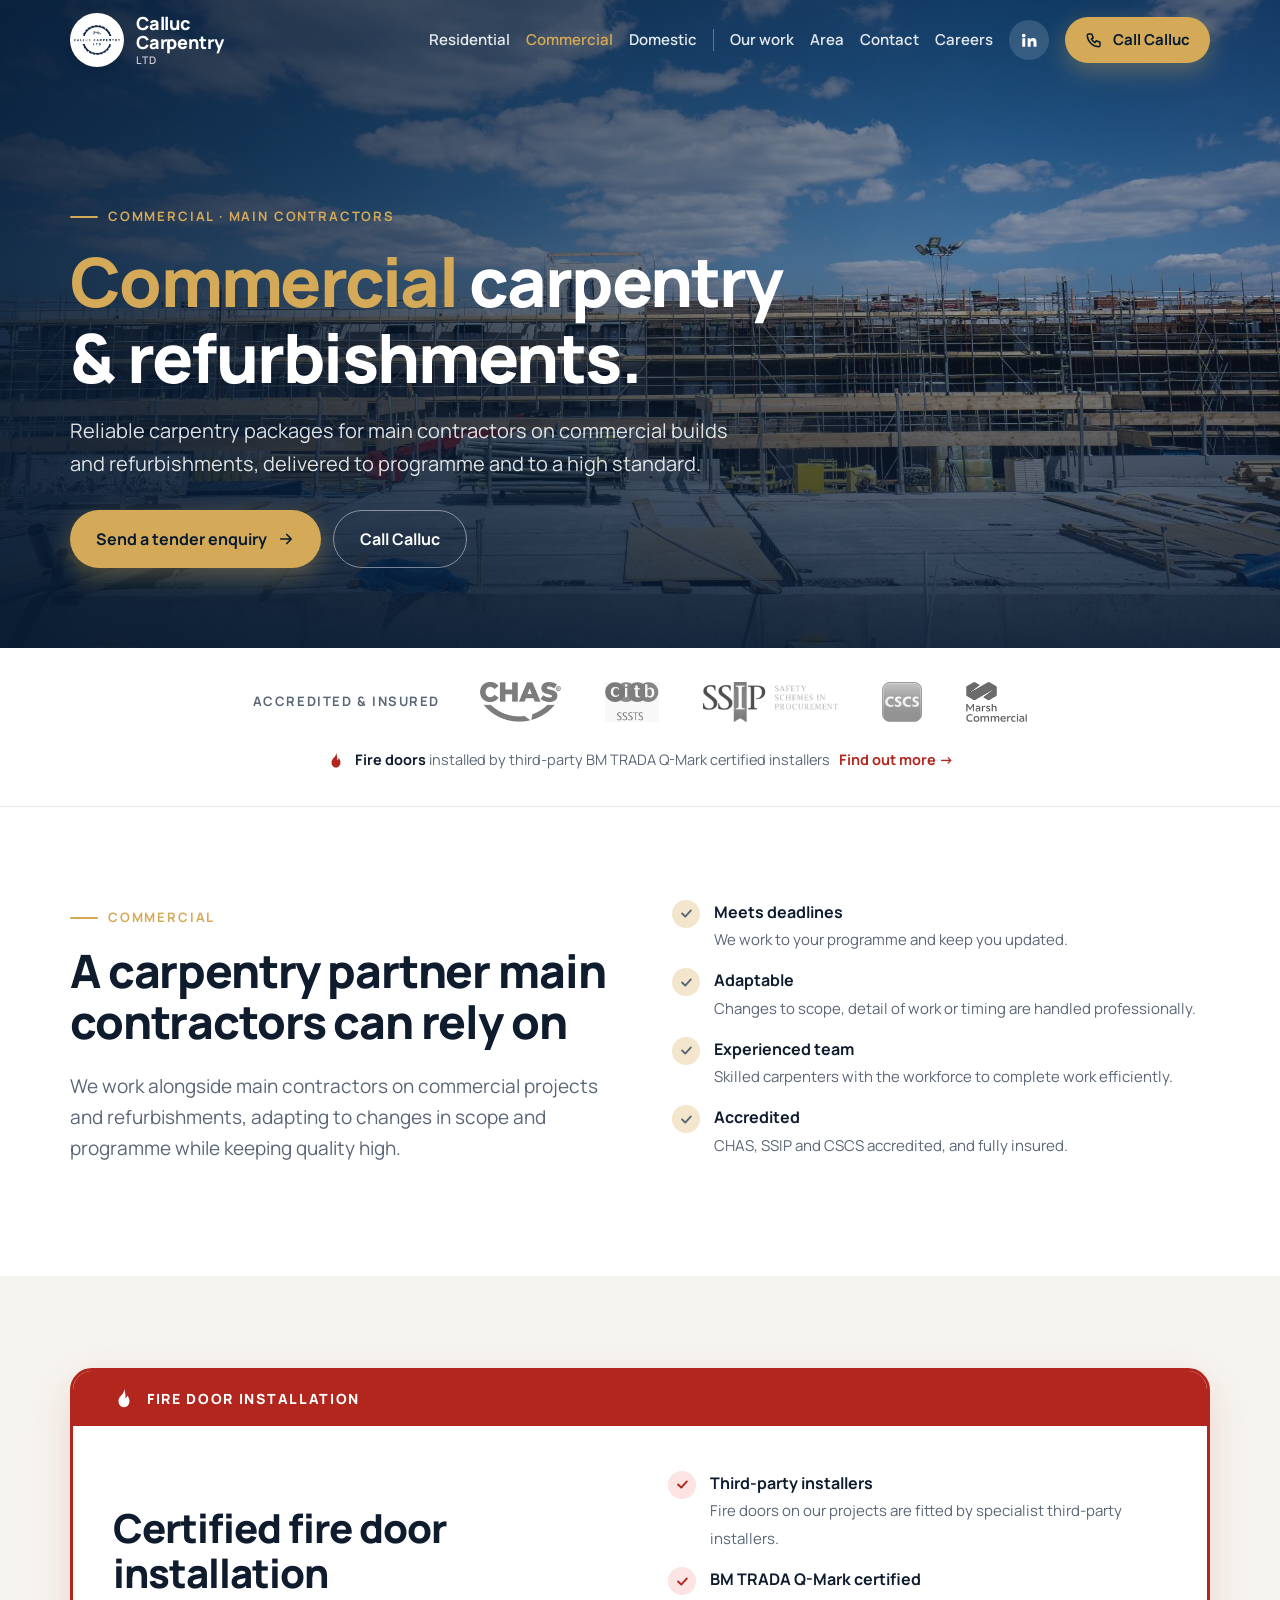
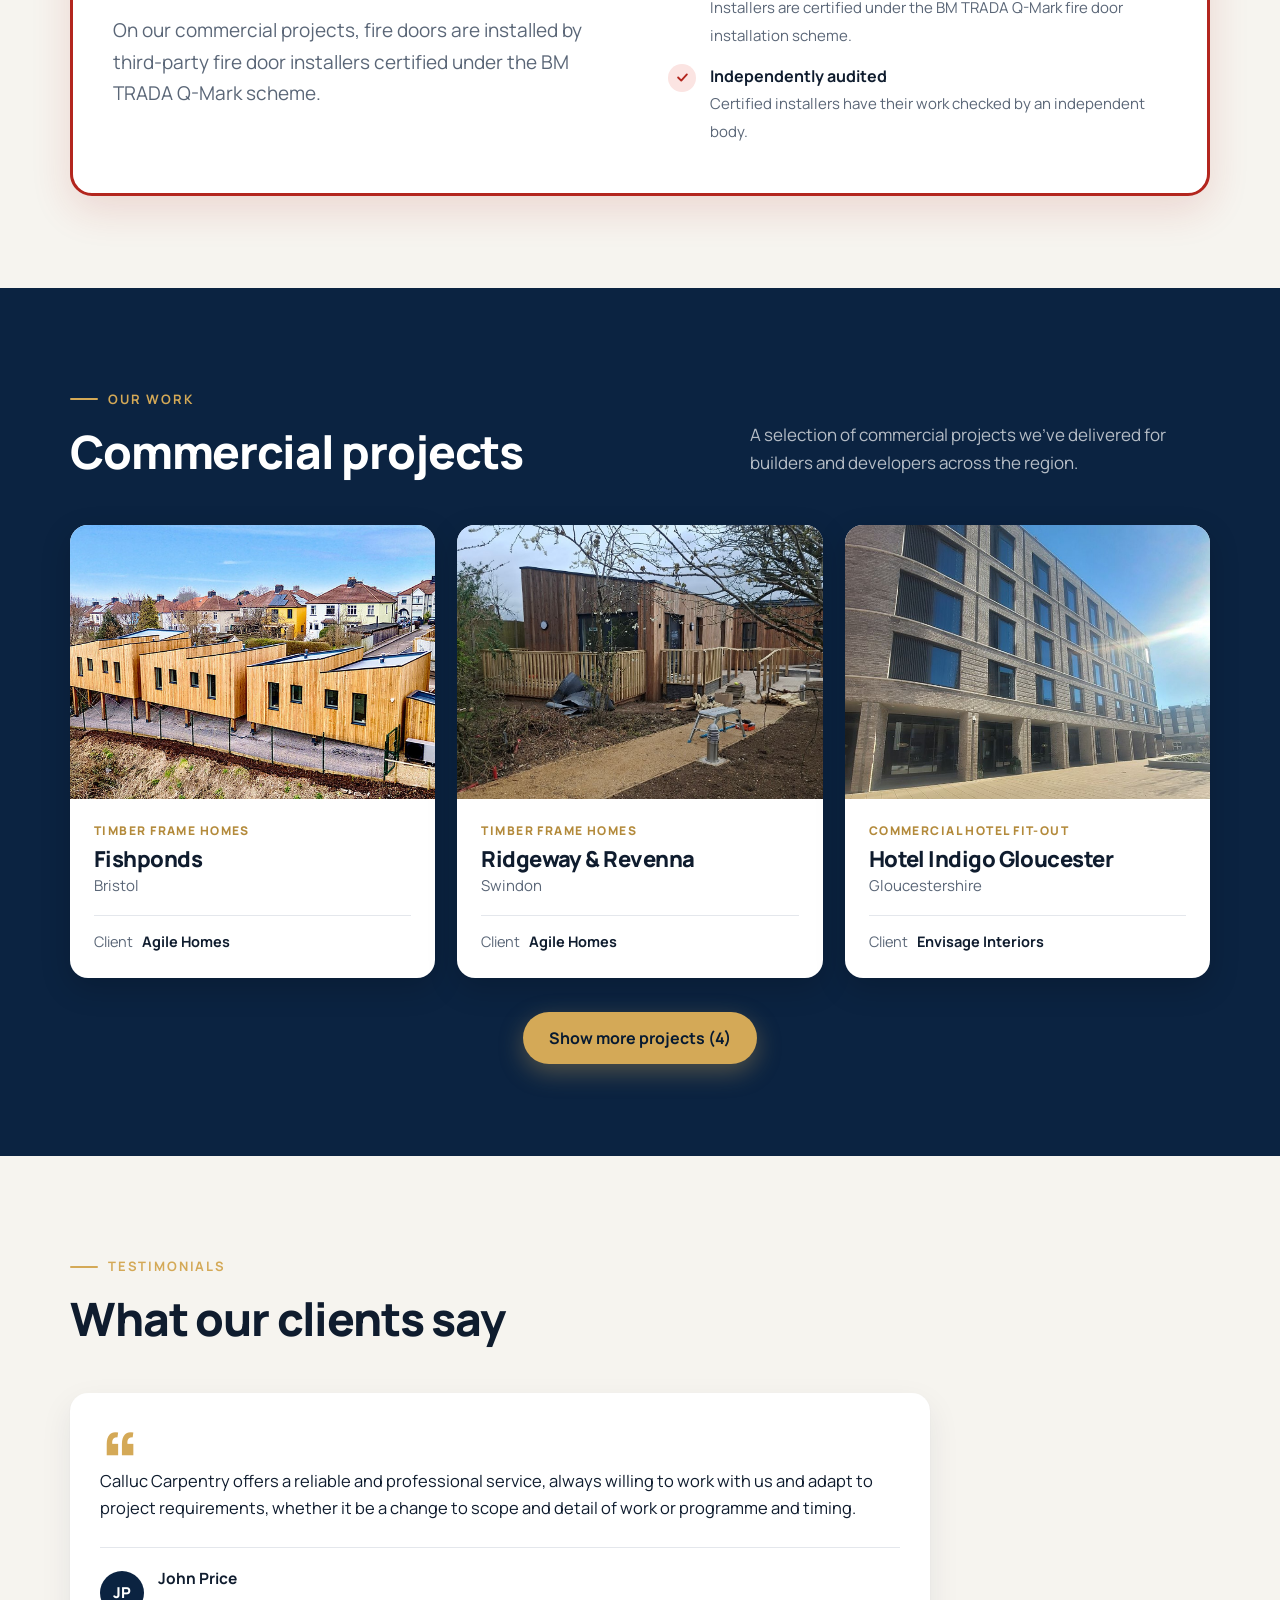
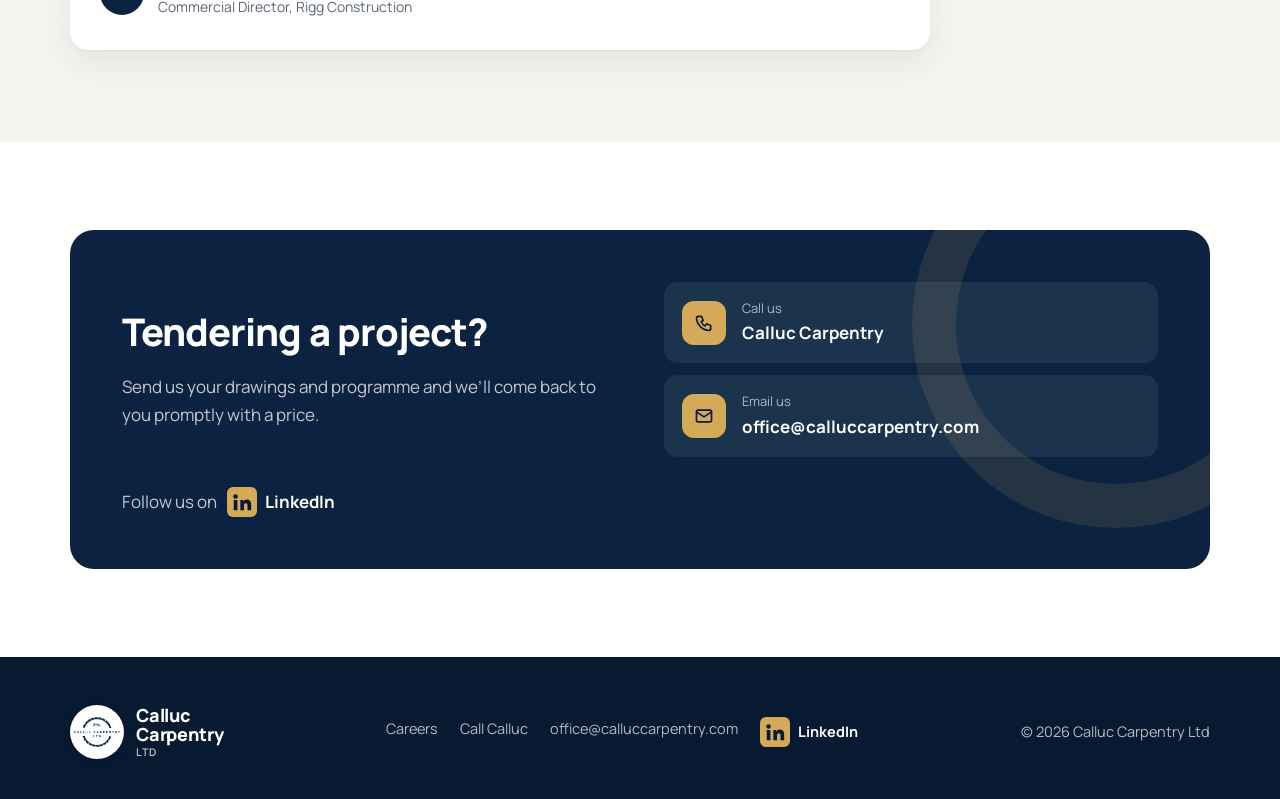
<file: commercial.html>
<!doctype html>
<html lang="en-GB">
<head>
  <meta charset="utf-8">
  <meta name="viewport" content="width=device-width, initial-scale=1">
  <title>Commercial | Calluc Carpentry Ltd</title>
  <meta name="description" content="Commercial carpentry and commercial refurbishments for main contractors across Bristol, Bath, Wiltshire and the South Cotswolds.">
  <link rel="canonical" href="https://www.calluccarpentry.com/commercial.html">
  <meta property="og:url" content="https://www.calluccarpentry.com/commercial.html">
  <meta name="theme-color" content="#0b2341">
  <meta property="og:title" content="Calluc Carpentry Ltd | Carpentry Contractor, Bristol &amp; Wiltshire">
  <meta property="og:description" content="Carpentry contractor for new build homes, commercial carpentry and renovations across Bristol and Wiltshire.">
  <meta property="og:type" content="website">
  <meta property="og:image" content="https://www.calluccarpentry.com/icons/icon-512.png">
  <link rel="icon" href="icons/favicon-32.png" sizes="32x32" type="image/png">
  <link rel="icon" href="icons/icon-192.png" sizes="192x192" type="image/png">
  <link rel="apple-touch-icon" href="icons/apple-touch-icon.png">
  <link rel="preconnect" href="https://fonts.googleapis.com">
  <link rel="preconnect" href="https://fonts.gstatic.com" crossorigin>
  <link href="https://fonts.googleapis.com/css2?family=Manrope:wght@400;500;600;700;800&display=swap" rel="stylesheet">
  <link rel="preload" as="image" href="img/commercial-hero.jpg">
  <link rel="stylesheet" href="site.css?v=20261115j">
</head>
<body>

  <header class="site-header" id="header">
    <div class="wrap">
      <a class="brand" href="index.html" aria-label="Calluc Carpentry Ltd, home">
        <span class="brand-badge"><img src="img/logo.png" alt="Calluc Carpentry logo"></span>
        <span class="brand-name brand-stack">Calluc<br>Carpentry<small>Ltd</small></span>
      </a>
      <a class="call-mini" href="tel:+447810303994" aria-label="Call Calluc"><svg viewBox="0 0 24 24" fill="none" stroke="currentColor" stroke-width="2" stroke-linecap="round" stroke-linejoin="round"><path d="M5 4h4l2 5-2.5 1.5a11 11 0 0 0 5 5L15 13l5 2v4a2 2 0 0 1-2 2A16 16 0 0 1 3 6a2 2 0 0 1 2-2"/></svg></a>
      <button class="menu-btn" id="menuBtn" aria-label="Open menu" aria-expanded="false" aria-controls="nav">
        <svg width="26" height="26" viewBox="0 0 24 24" fill="none" stroke="currentColor" stroke-width="2" stroke-linecap="round"><path d="M4 7h16M4 12h16M4 17h16"/></svg>
      </button>
      <nav class="nav" id="nav" aria-label="Main">
        <a class="link tab" href="residential.html">Residential</a>
        <a class="link tab" href="commercial.html" aria-current="page">Commercial</a>
        <a class="link tab" href="domestic.html">Domestic</a>
        <span class="sep" aria-hidden="true"></span>
        <a class="link" href="index.html#work">Our work</a>
        <a class="link" href="index.html#area">Area</a>
        <a class="link" href="index.html#contact">Contact</a>
        <a class="link" href="careers.html">Careers</a>
        <a class="nav-social" href="https://www.linkedin.com/company/calluc-carpentry-ltd/" target="_blank" rel="noopener" aria-label="Calluc Carpentry on LinkedIn"><svg viewBox="0 0 24 24" fill="currentColor" aria-hidden="true"><path d="M4.98 3.5a2.5 2.5 0 1 1 0 5 2.5 2.5 0 0 1 0-5zM3 9.75h4V21H3V9.75zM9.5 9.75h3.8v1.6h.06c.53-.95 1.83-1.95 3.76-1.95 4.02 0 4.88 2.5 4.88 5.96V21h-4v-5.02c0-1.2-.02-2.74-1.76-2.74-1.76 0-2.03 1.3-2.03 2.65V21h-4V9.75z"/></svg><span>LinkedIn</span></a>
        <a class="btn btn-gold" href="tel:+447810303994"><svg viewBox="0 0 24 24" fill="none" stroke="currentColor" stroke-width="2" stroke-linecap="round" stroke-linejoin="round"><path d="M5 4h4l2 5-2.5 1.5a11 11 0 0 0 5 5L15 13l5 2v4a2 2 0 0 1-2 2A16 16 0 0 1 3 6a2 2 0 0 1 2-2"/></svg>Call Calluc</a>
      </nav>
    </div>
  </header>

  <main id="top">
    <section class="page-hero" style="background-image:url(img/commercial-hero.jpg);background-position:50% 68%">
      <div class="wrap">
        <span class="eyebrow">Commercial · Main contractors</span>
        <h1><em>Commercial</em> carpentry &amp; refurbishments.</h1>
        <p>Reliable carpentry packages for main contractors on commercial builds and refurbishments, delivered to programme and to a high standard.</p>
        <div class="hero-actions">
          <a class="btn btn-gold" href="mailto:office@calluccarpentry.com?subject=Commercial%20tender%20enquiry">Send a tender enquiry
            <svg viewBox="0 0 24 24" fill="none" stroke="currentColor" stroke-width="2.2" stroke-linecap="round" stroke-linejoin="round"><path d="M5 12h14M13 6l6 6-6 6"/></svg></a>
          <a class="btn btn-outline" href="tel:+447810303994">Call Calluc</a>
        </div>
      </div>
    </section>

    <div class="accred" aria-label="Accreditations">
      <div class="wrap">
        <span class="accred-label">Accredited &amp; insured</span>
        <div class="accred-logos">
          <img src="img/logo-chas.png" alt="CHAS" loading="lazy">
          <img src="img/logo-citb.png" alt="CITB SSSTS" loading="lazy">
          <img src="img/logo-ssip.png" alt="SSIP" loading="lazy">
          <img src="img/logo-cscs.png" alt="CSCS" loading="lazy">
          <img src="img/logo-marsh.png" alt="Marsh Commercial" loading="lazy">
        </div>
        <a class="fire-note" href="commercial.html#fire-doors"><svg width="18" height="18" style="color:#b3261e;flex:none" viewBox="0 0 24 24" fill="currentColor" aria-hidden="true"><path d="M12 2c.6 3.2-1 5-2.6 6.800C7.700 10.600 6 12.500 6 15.200 6 18.900 8.700 22 12 22s6-3.100 6-6.800c0-2.300-1.100-4.300-2.400-5.900-.3 1.500-1 2.500-2.100 3.100.5-3.300-.2-7.300-1.500-10.400z"/></svg><span><b>Fire doors</b> installed by third-party BM TRADA Q-Mark certified installers <em>Find out more →</em></span></a>
      </div>
    </div>

    <section>
      <div class="wrap sector-grid">
        <div class="reveal">
          <span class="eyebrow">Commercial</span>
          <h2>A carpentry partner main contractors can rely on</h2>
          <p class="lead">We work alongside main contractors on commercial projects and refurbishments, adapting to changes in scope and programme while keeping quality high.</p>
        </div>
        <ul class="values reveal">
            <li><span class="tick"><svg viewBox="0 0 24 24" fill="none" stroke="currentColor" stroke-width="3" stroke-linecap="round" stroke-linejoin="round"><path d="m5 12 5 5 9-10"/></svg></span><div><strong>Meets deadlines</strong><span>We work to your programme and keep you updated.</span></div></li>
            <li><span class="tick"><svg viewBox="0 0 24 24" fill="none" stroke="currentColor" stroke-width="3" stroke-linecap="round" stroke-linejoin="round"><path d="m5 12 5 5 9-10"/></svg></span><div><strong>Adaptable</strong><span>Changes to scope, detail of work or timing are handled professionally.</span></div></li>
            <li><span class="tick"><svg viewBox="0 0 24 24" fill="none" stroke="currentColor" stroke-width="3" stroke-linecap="round" stroke-linejoin="round"><path d="m5 12 5 5 9-10"/></svg></span><div><strong>Experienced team</strong><span>Skilled carpenters with the workforce to complete work efficiently.</span></div></li>
            <li><span class="tick"><svg viewBox="0 0 24 24" fill="none" stroke="currentColor" stroke-width="3" stroke-linecap="round" stroke-linejoin="round"><path d="m5 12 5 5 9-10"/></svg></span><div><strong>Accredited</strong><span>CHAS, SSIP and CSCS accredited, and fully insured.</span></div></li>
        </ul>
      </div>
    </section>

    <section id="fire-doors" class="firedoors">
      <div class="wrap">
        <div class="fire-card reveal">
          <div class="fire-band"><svg width="22" height="22" viewBox="0 0 24 24" fill="currentColor" aria-hidden="true"><path d="M12 2c.6 3.2-1 5-2.6 6.800C7.700 10.600 6 12.500 6 15.200 6 18.900 8.700 22 12 22s6-3.100 6-6.800c0-2.300-1.100-4.300-2.400-5.900-.3 1.500-1 2.500-2.100 3.100.5-3.300-.2-7.300-1.500-10.400z"/></svg><span>Fire door installation</span></div>
          <div class="fire-body">
            <div>
              <h2>Certified fire door installation</h2>
              <p class="lead">On our commercial projects, fire doors are installed by third-party fire door installers certified under the BM TRADA Q-Mark scheme.</p>
            </div>
            <ul class="values">
              <li><span class="tick"><svg viewBox="0 0 24 24" fill="none" stroke="currentColor" stroke-width="3" stroke-linecap="round" stroke-linejoin="round"><path d="m5 12 5 5 9-10"/></svg></span><div><strong>Third-party installers</strong><span>Fire doors on our projects are fitted by specialist third-party installers.</span></div></li>
              <li><span class="tick"><svg viewBox="0 0 24 24" fill="none" stroke="currentColor" stroke-width="3" stroke-linecap="round" stroke-linejoin="round"><path d="m5 12 5 5 9-10"/></svg></span><div><strong>BM TRADA Q-Mark certified</strong><span>Installers are certified under the BM TRADA Q-Mark fire door installation scheme.</span></div></li>
              <li><span class="tick"><svg viewBox="0 0 24 24" fill="none" stroke="currentColor" stroke-width="3" stroke-linecap="round" stroke-linejoin="round"><path d="m5 12 5 5 9-10"/></svg></span><div><strong>Independently audited</strong><span>Certified installers have their work checked by an independent body.</span></div></li>
            </ul>
          </div>
        </div>
      </div>
    </section>

    <section id="work" class="work">
      <div class="wrap">
        <div class="head-row reveal"><div><span class="eyebrow">Our work</span><h2>Commercial projects</h2></div><p>A selection of commercial projects we’ve delivered for builders and developers across the region.</p></div>
        <div class="pgrid">
          <article class="pcard reveal">
            <div class="pcard-img"><img src="img/proj-fishponds-wide.jpg" alt="Fishponds, Bristol" loading="lazy"></div>
            <div class="pcard-body"><span class="pcard-tag">Timber frame homes</span><h3>Fishponds</h3><p class="pcard-loc">Bristol</p><p class="pcard-client">Client <b>Agile Homes</b></p></div>
          </article>
          <article class="pcard reveal">
            <div class="pcard-img"><img src="img/proj-ridgeway-revenna-new.jpg" alt="Ridgeway &amp; Revenna, Swindon" loading="lazy"></div>
            <div class="pcard-body"><span class="pcard-tag">Timber frame homes</span><h3>Ridgeway &amp; Revenna</h3><p class="pcard-loc">Swindon</p><p class="pcard-client">Client <b>Agile Homes</b></p></div>
          </article>
          <article class="pcard reveal">
            <div class="pcard-img"><img src="img/proj-envisage-hotel-new.jpg" alt="Hotel Indigo Gloucester" loading="lazy"></div>
            <div class="pcard-body"><span class="pcard-tag">Commercial hotel fit-out</span><h3>Hotel Indigo Gloucester</h3><p class="pcard-loc">Gloucestershire</p><p class="pcard-client">Client <b>Envisage Interiors</b></p></div>
          </article>
          <article class="pcard reveal">
            <div class="pcard-img pcard-noimg" role="img" aria-label="Photo coming soon"><svg viewBox="0 0 24 24" fill="none" stroke="currentColor" stroke-width="1.6" stroke-linecap="round" stroke-linejoin="round" aria-hidden="true"><path d="M4 8h3l1.5-2h7L17 8h3a1 1 0 0 1 1 1v9a1 1 0 0 1-1 1H4a1 1 0 0 1-1-1V9a1 1 0 0 1 1-1z"/><circle cx="12" cy="13" r="3.5"/></svg><span>Photo coming soon</span></div>
            <div class="pcard-body"><span class="pcard-tag">Refurbishment</span><h3>Swindon Police Station</h3><p class="pcard-loc">Swindon, Wiltshire</p><p class="pcard-client">Client <b>SteeleDavis</b></p></div>
          </article>
          <article class="pcard reveal">
            <div class="pcard-img"><img src="img/proj-tithe-barn.jpg" alt="Tithe Barn, Lacock, Chippenham" loading="lazy"></div>
            <div class="pcard-body"><span class="pcard-tag">Heritage timber roof</span><h3>Tithe Barn</h3><p class="pcard-loc">Lacock, Chippenham</p><p class="pcard-client">Client <b>Wilkins Builders</b></p></div>
          </article>
          <article class="pcard reveal">
            <div class="pcard-img"><img src="img/proj-bromham.jpg" alt="Bromham Community Centre, Chippenham, Wiltshire" loading="lazy"></div>
            <div class="pcard-body"><span class="pcard-tag">Community building</span><h3>Bromham Community Centre</h3><p class="pcard-loc">Chippenham, Wiltshire</p><p class="pcard-client">Client <b>Rigg Construction</b></p></div>
          </article>
          <article class="pcard reveal">
            <div class="pcard-img"><img src="img/proj-blue-barn.jpg" alt="Oak roof truss repair at Blue Barn, Lacock" loading="lazy"></div>
            <div class="pcard-body"><span class="pcard-tag">Heritage timber roof</span><h3>Blue Barn</h3><p class="pcard-loc">Lacock, Chippenham</p><p class="pcard-client">Client <b>Wilkins Builders</b></p></div>
          </article>
        </div>
      </div>
    </section>

    <section class="testimonials">
      <div class="wrap">
        <div class="head-row reveal"><div><span class="eyebrow">Testimonials</span><h2>What our clients say</h2></div></div>
        <div class="quotes tq" style="grid-template-columns:1fr">
          <figure class="quote reveal">
            <blockquote>Calluc Carpentry offers a reliable and professional service, always willing to work with us and adapt to project requirements, whether it be a change to scope and detail of work or programme and timing.</blockquote>
            <figcaption><span class="avatar">JP</span><div><b>John Price</b><span>Commercial Director, Rigg Construction</span></div></figcaption>
          </figure>
        </div>
      </div>
    </section>

    <section id="contact" class="contact">
      <div class="wrap">
        <div class="contact-card contact-wide reveal">
          <h3>Tendering a project?</h3>
          <p>Send us your drawings and programme and we’ll come back to you promptly with a price.</p>
          <ul class="contact-list">
            <li><a href="tel:+447810303994"><span class="ico"><svg viewBox="0 0 24 24" fill="none" stroke="currentColor" stroke-width="2" stroke-linecap="round" stroke-linejoin="round"><path d="M5 4h4l2 5-2.5 1.5a11 11 0 0 0 5 5L15 13l5 2v4a2 2 0 0 1-2 2A16 16 0 0 1 3 6a2 2 0 0 1 2-2"/></svg></span><span><small>Call us</small><b>Calluc Carpentry</b></span></a></li>
            <li><a href="mailto:office@calluccarpentry.com?subject=Tender%20enquiry"><span class="ico"><svg viewBox="0 0 24 24" fill="none" stroke="currentColor" stroke-width="2" stroke-linecap="round" stroke-linejoin="round"><rect x="3" y="5" width="18" height="14" rx="2"/><path d="m3 7 9 6 9-6"/></svg></span><span><small>Email us</small><b>office@calluccarpentry.com</b></span></a></li>
          </ul>
          <p class="follow">Follow us on <a class="social" href="https://www.linkedin.com/company/calluc-carpentry-ltd/" target="_blank" rel="noopener" aria-label="Calluc Carpentry on LinkedIn"><svg viewBox="0 0 24 24" fill="currentColor" aria-hidden="true"><path d="M4.98 3.5a2.5 2.5 0 1 1 0 5 2.5 2.5 0 0 1 0-5zM3 9.75h4V21H3V9.75zM9.5 9.75h3.8v1.6h.06c.53-.95 1.83-1.95 3.76-1.95 4.02 0 4.88 2.5 4.88 5.96V21h-4v-5.02c0-1.2-.02-2.74-1.76-2.74-1.76 0-2.03 1.3-2.03 2.65V21h-4V9.75z"/></svg><span>LinkedIn</span></a></p>
        </div>
      </div>
    </section>
  </main>

  <footer>
    <div class="wrap">
      <a class="brand" href="index.html"><span class="brand-badge"><img src="img/logo.png" alt="Calluc Carpentry logo"></span><span class="brand-name brand-stack">Calluc<br>Carpentry<small>Ltd</small></span></a>
      <div class="foot-links">
        <a href="careers.html">Careers</a>
        <a href="tel:+447810303994">Call Calluc</a>
        <a href="mailto:office@calluccarpentry.com">office@calluccarpentry.com</a>
        <a class="social" href="https://www.linkedin.com/company/calluc-carpentry-ltd/" target="_blank" rel="noopener" aria-label="Calluc Carpentry on LinkedIn"><svg viewBox="0 0 24 24" fill="currentColor" aria-hidden="true"><path d="M4.98 3.5a2.5 2.5 0 1 1 0 5 2.5 2.5 0 0 1 0-5zM3 9.75h4V21H3V9.75zM9.5 9.75h3.8v1.6h.06c.53-.95 1.83-1.95 3.76-1.95 4.02 0 4.88 2.5 4.88 5.96V21h-4v-5.02c0-1.2-.02-2.74-1.76-2.74-1.76 0-2.03 1.3-2.03 2.65V21h-4V9.75z"/></svg><span>LinkedIn</span></a>
      </div>
      <span>© <span id="yr">2026</span> Calluc Carpentry Ltd</span>
    </div>
  </footer>

  <div class="mobile-bar" id="mobileBar">
    <a class="btn btn-gold" href="tel:+447810303994">Call Calluc</a>
    <a class="btn btn-navy" href="mailto:office@calluccarpentry.com?subject=Project%20enquiry">Email us</a>
  </div>

  <script src="site.js?v=20261115j"></script>
</body>
</html>
</file>
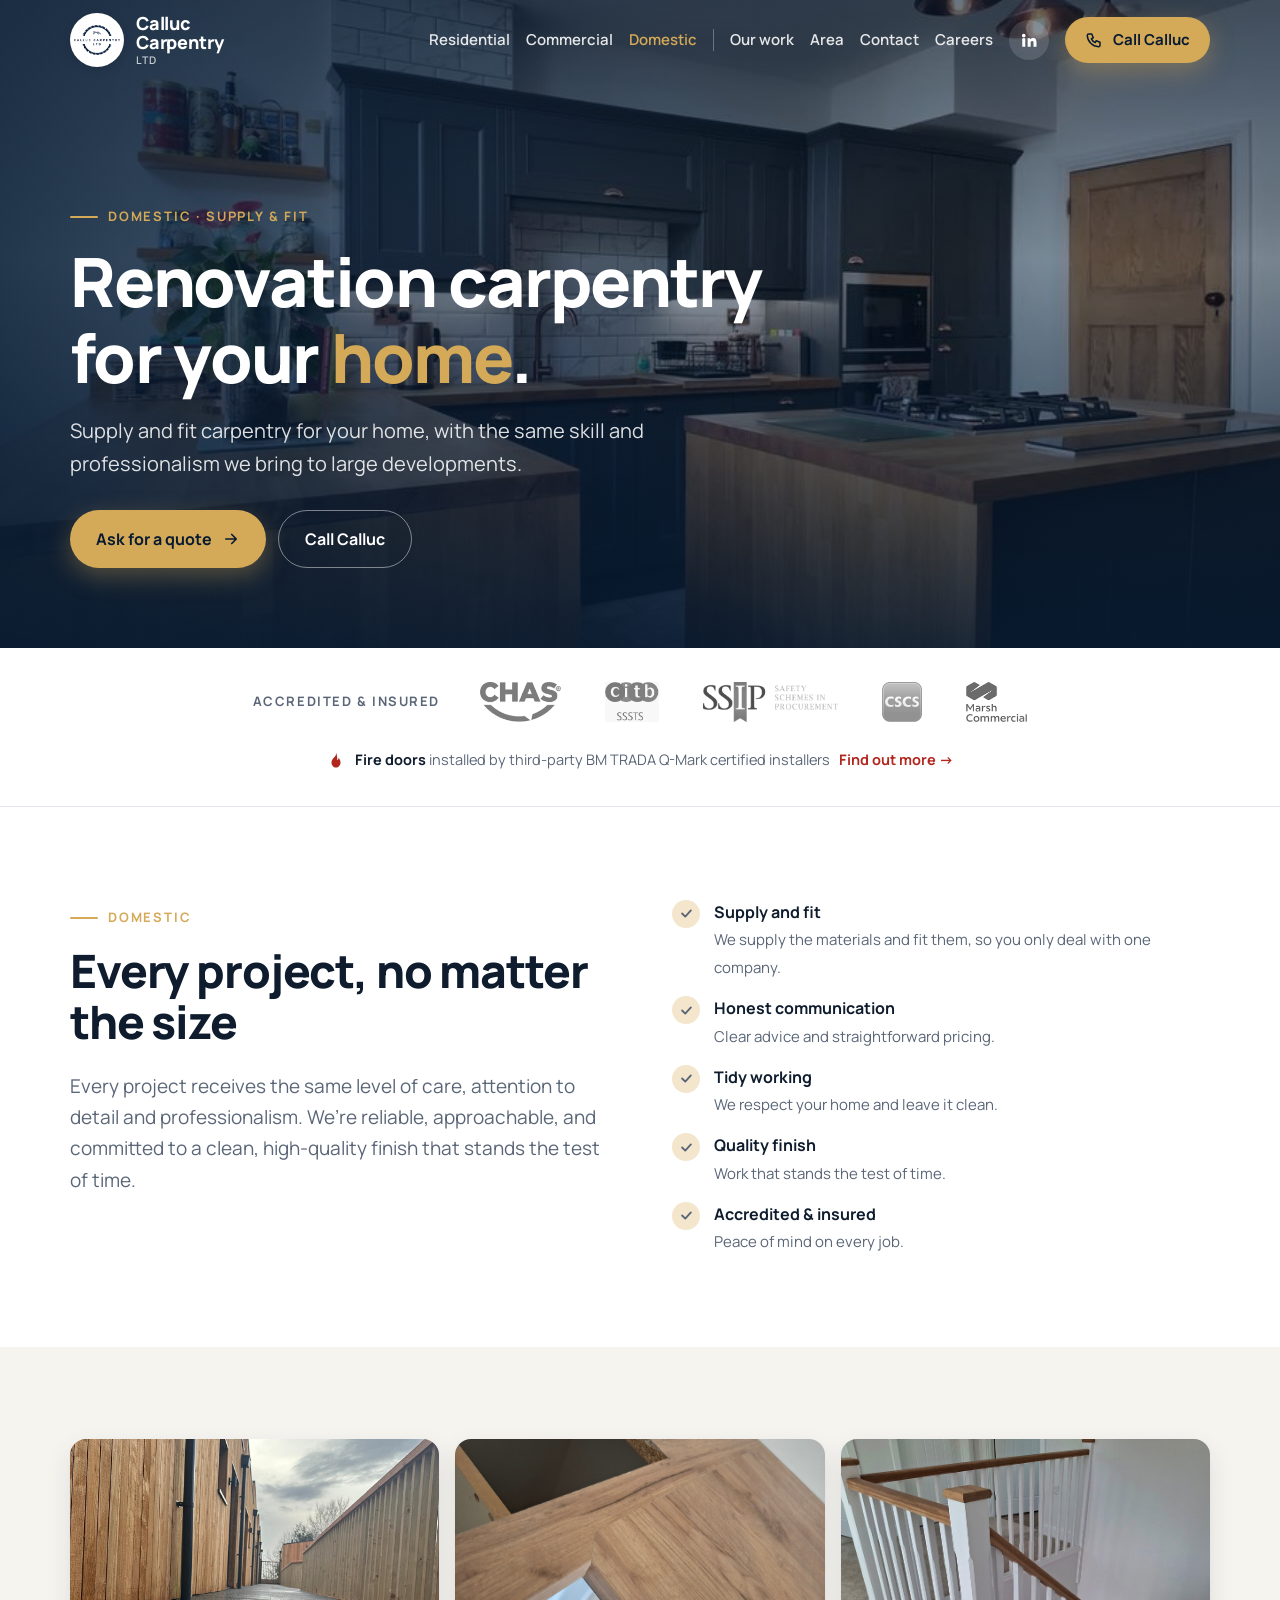
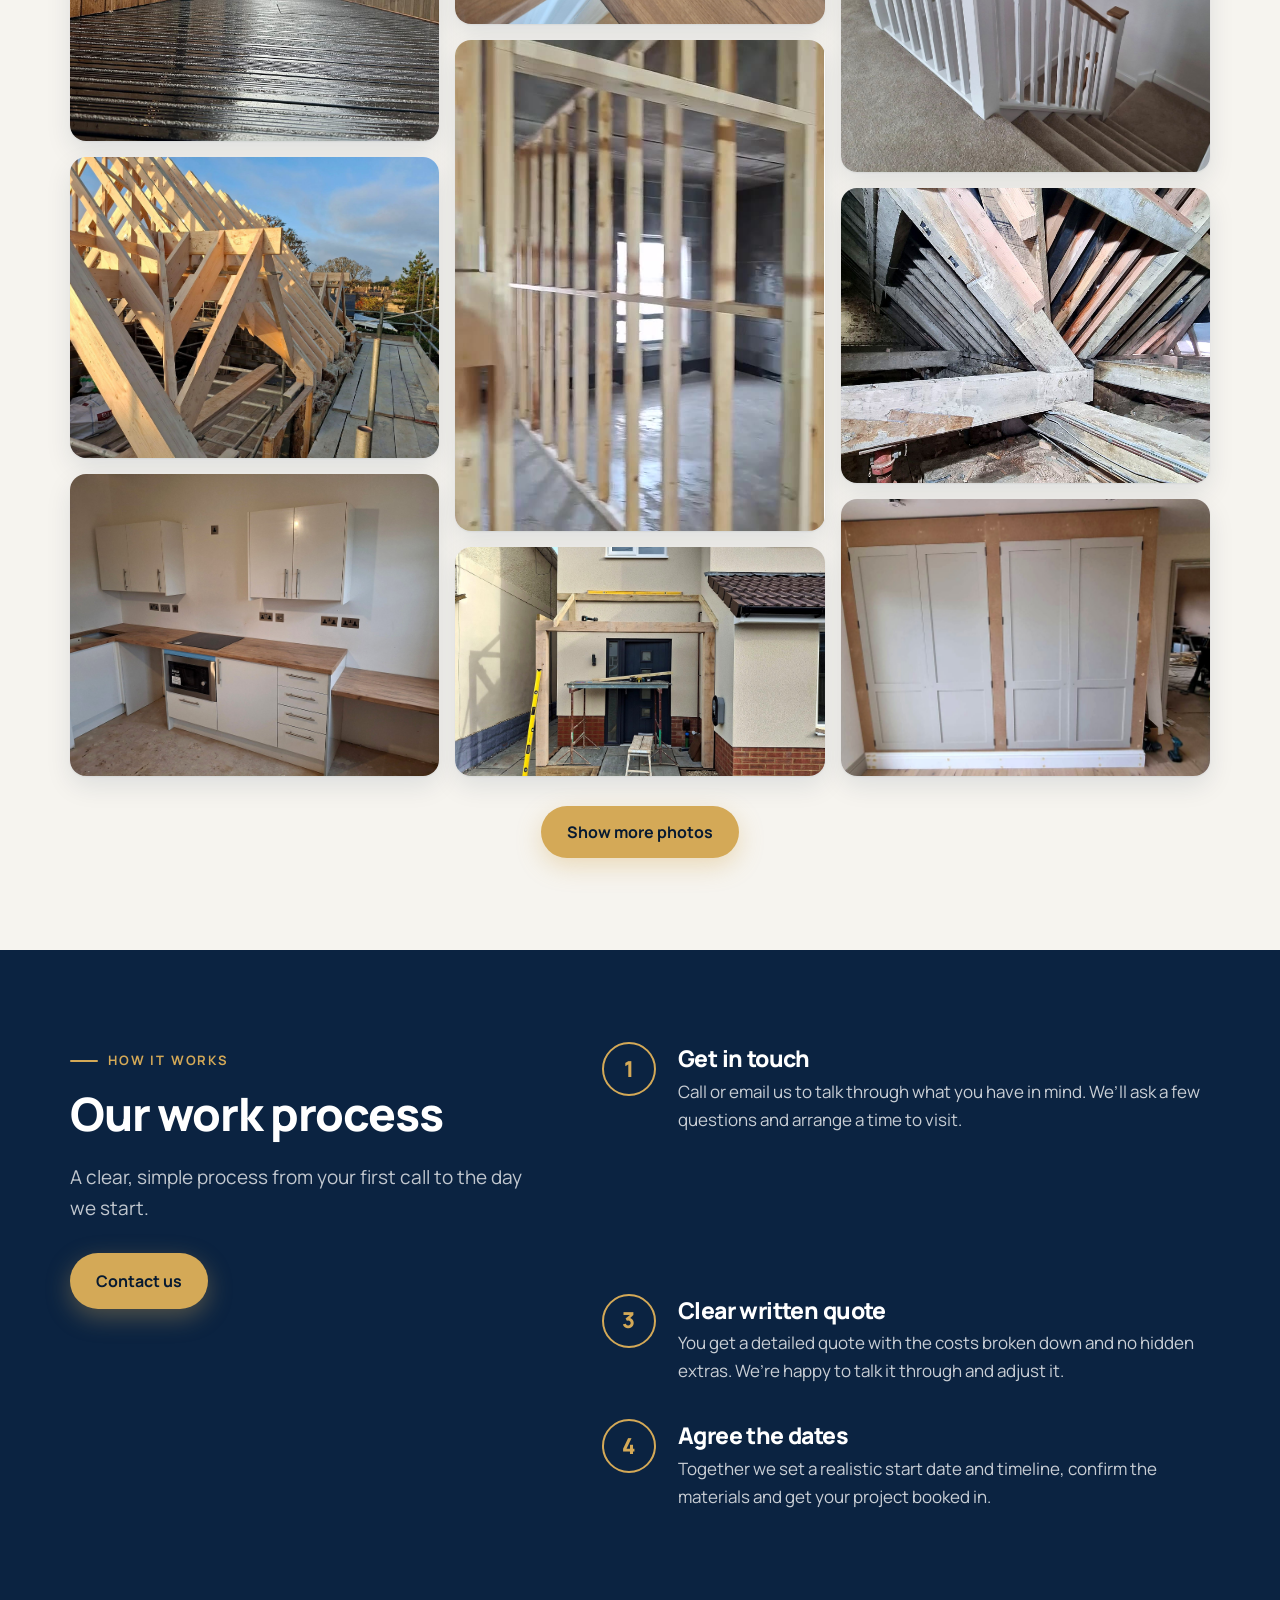
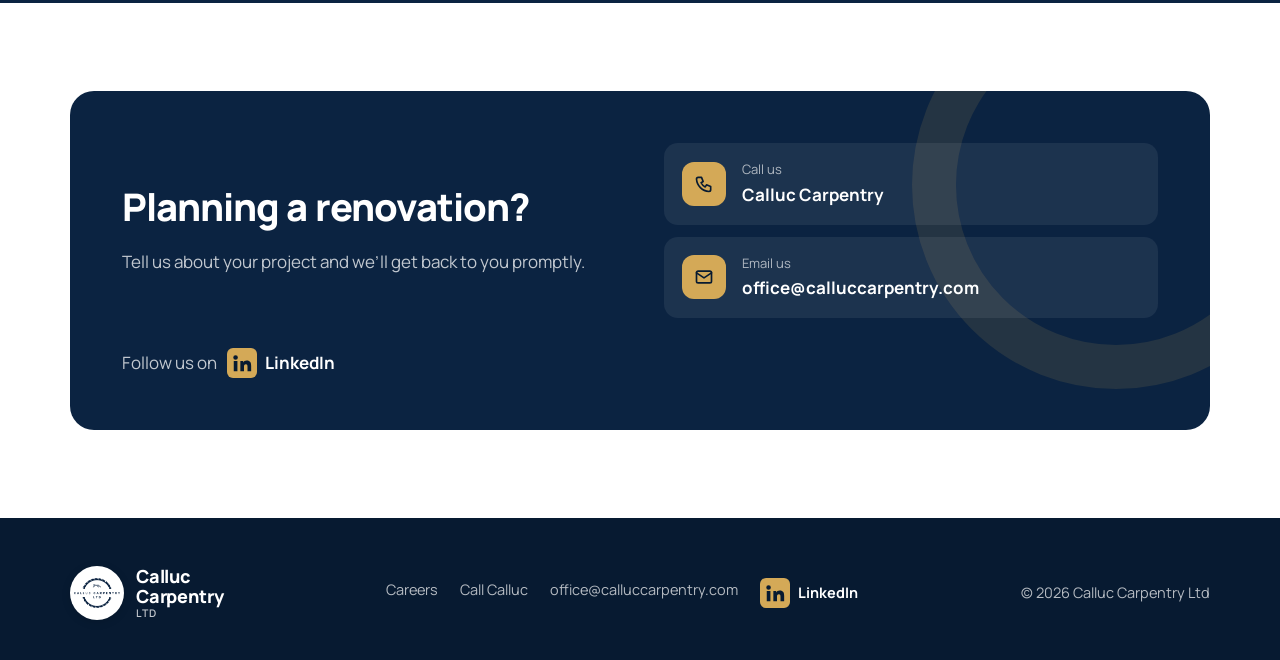
<file: domestic.html>
<!doctype html>
<html lang="en-GB">
<head>
  <meta charset="utf-8">
  <meta name="viewport" content="width=device-width, initial-scale=1">
  <title>Domestic | Calluc Carpentry Ltd</title>
  <meta name="description" content="Renovation carpentry for homeowners across Bristol, Bath, Wiltshire and the South Cotswolds, with the same care we bring to every project.">
  <link rel="canonical" href="https://www.calluccarpentry.com/domestic.html">
  <meta property="og:url" content="https://www.calluccarpentry.com/domestic.html">
  <meta name="theme-color" content="#0b2341">
  <meta property="og:title" content="Calluc Carpentry Ltd | Carpentry Contractor, Bristol &amp; Wiltshire">
  <meta property="og:description" content="Carpentry contractor for new build homes, commercial carpentry and renovations across Bristol and Wiltshire.">
  <meta property="og:type" content="website">
  <meta property="og:image" content="https://www.calluccarpentry.com/icons/icon-512.png">
  <link rel="icon" href="icons/favicon-32.png" sizes="32x32" type="image/png">
  <link rel="icon" href="icons/icon-192.png" sizes="192x192" type="image/png">
  <link rel="apple-touch-icon" href="icons/apple-touch-icon.png">
  <link rel="preconnect" href="https://fonts.googleapis.com">
  <link rel="preconnect" href="https://fonts.gstatic.com" crossorigin>
  <link href="https://fonts.googleapis.com/css2?family=Manrope:wght@400;500;600;700;800&display=swap" rel="stylesheet">
  <link rel="preload" as="image" href="img/renovation.jpg">
  <link rel="stylesheet" href="site.css?v=20261115j">
</head>
<body>

  <header class="site-header" id="header">
    <div class="wrap">
      <a class="brand" href="index.html" aria-label="Calluc Carpentry Ltd, home">
        <span class="brand-badge"><img src="img/logo.png" alt="Calluc Carpentry logo"></span>
        <span class="brand-name brand-stack">Calluc<br>Carpentry<small>Ltd</small></span>
      </a>
      <a class="call-mini" href="tel:+447810303994" aria-label="Call Calluc"><svg viewBox="0 0 24 24" fill="none" stroke="currentColor" stroke-width="2" stroke-linecap="round" stroke-linejoin="round"><path d="M5 4h4l2 5-2.5 1.5a11 11 0 0 0 5 5L15 13l5 2v4a2 2 0 0 1-2 2A16 16 0 0 1 3 6a2 2 0 0 1 2-2"/></svg></a>
      <button class="menu-btn" id="menuBtn" aria-label="Open menu" aria-expanded="false" aria-controls="nav">
        <svg width="26" height="26" viewBox="0 0 24 24" fill="none" stroke="currentColor" stroke-width="2" stroke-linecap="round"><path d="M4 7h16M4 12h16M4 17h16"/></svg>
      </button>
      <nav class="nav" id="nav" aria-label="Main">
        <a class="link tab" href="residential.html">Residential</a>
        <a class="link tab" href="commercial.html">Commercial</a>
        <a class="link tab" href="domestic.html" aria-current="page">Domestic</a>
        <span class="sep" aria-hidden="true"></span>
        <a class="link" href="index.html#work">Our work</a>
        <a class="link" href="index.html#area">Area</a>
        <a class="link" href="index.html#contact">Contact</a>
        <a class="link" href="careers.html">Careers</a>
        <a class="nav-social" href="https://www.linkedin.com/company/calluc-carpentry-ltd/" target="_blank" rel="noopener" aria-label="Calluc Carpentry on LinkedIn"><svg viewBox="0 0 24 24" fill="currentColor" aria-hidden="true"><path d="M4.98 3.5a2.5 2.5 0 1 1 0 5 2.5 2.5 0 0 1 0-5zM3 9.75h4V21H3V9.75zM9.5 9.75h3.8v1.6h.06c.53-.95 1.83-1.95 3.76-1.95 4.02 0 4.88 2.5 4.88 5.96V21h-4v-5.02c0-1.2-.02-2.74-1.76-2.74-1.76 0-2.03 1.3-2.03 2.65V21h-4V9.75z"/></svg><span>LinkedIn</span></a>
        <a class="btn btn-gold" href="tel:+447810303994"><svg viewBox="0 0 24 24" fill="none" stroke="currentColor" stroke-width="2" stroke-linecap="round" stroke-linejoin="round"><path d="M5 4h4l2 5-2.5 1.5a11 11 0 0 0 5 5L15 13l5 2v4a2 2 0 0 1-2 2A16 16 0 0 1 3 6a2 2 0 0 1 2-2"/></svg>Call Calluc</a>
      </nav>
    </div>
  </header>

  <main id="top">
    <section class="page-hero" style="background-image:url(img/renovation.jpg)">
      <div class="wrap">
        <span class="eyebrow">Domestic · Supply &amp; fit</span>
        <h1>Renovation carpentry for your <em>home</em>.</h1>
        <p>Supply and fit carpentry for your home, with the same skill and professionalism we bring to large developments.</p>
        <div class="hero-actions">
          <a class="btn btn-gold" href="mailto:office@calluccarpentry.com?subject=Domestic%20quote%20request">Ask for a quote
            <svg viewBox="0 0 24 24" fill="none" stroke="currentColor" stroke-width="2.2" stroke-linecap="round" stroke-linejoin="round"><path d="M5 12h14M13 6l6 6-6 6"/></svg></a>
          <a class="btn btn-outline" href="tel:+447810303994">Call Calluc</a>
        </div>
      </div>
    </section>

    <div class="accred" aria-label="Accreditations">
      <div class="wrap">
        <span class="accred-label">Accredited &amp; insured</span>
        <div class="accred-logos">
          <img src="img/logo-chas.png" alt="CHAS" loading="lazy">
          <img src="img/logo-citb.png" alt="CITB SSSTS" loading="lazy">
          <img src="img/logo-ssip.png" alt="SSIP" loading="lazy">
          <img src="img/logo-cscs.png" alt="CSCS" loading="lazy">
          <img src="img/logo-marsh.png" alt="Marsh Commercial" loading="lazy">
        </div>
        <a class="fire-note" href="commercial.html#fire-doors"><svg width="18" height="18" style="color:#b3261e;flex:none" viewBox="0 0 24 24" fill="currentColor" aria-hidden="true"><path d="M12 2c.6 3.2-1 5-2.6 6.800C7.700 10.600 6 12.500 6 15.200 6 18.900 8.700 22 12 22s6-3.100 6-6.800c0-2.300-1.100-4.300-2.400-5.900-.3 1.500-1 2.500-2.100 3.100.5-3.300-.2-7.300-1.500-10.400z"/></svg><span><b>Fire doors</b> installed by third-party BM TRADA Q-Mark certified installers <em>Find out more →</em></span></a>
      </div>
    </div>

    <section>
      <div class="wrap sector-grid">
        <div class="reveal">
          <span class="eyebrow">Domestic</span>
          <h2>Every project, no matter the size</h2>
          <p class="lead">Every project receives the same level of care, attention to detail and professionalism. We’re reliable, approachable, and committed to a clean, high-quality finish that stands the test of time.</p>
        </div>
        <ul class="values reveal">
            <li><span class="tick"><svg viewBox="0 0 24 24" fill="none" stroke="currentColor" stroke-width="3" stroke-linecap="round" stroke-linejoin="round"><path d="m5 12 5 5 9-10"/></svg></span><div><strong>Supply and fit</strong><span>We supply the materials and fit them, so you only deal with one company.</span></div></li>
            <li><span class="tick"><svg viewBox="0 0 24 24" fill="none" stroke="currentColor" stroke-width="3" stroke-linecap="round" stroke-linejoin="round"><path d="m5 12 5 5 9-10"/></svg></span><div><strong>Honest communication</strong><span>Clear advice and straightforward pricing.</span></div></li>
            <li><span class="tick"><svg viewBox="0 0 24 24" fill="none" stroke="currentColor" stroke-width="3" stroke-linecap="round" stroke-linejoin="round"><path d="m5 12 5 5 9-10"/></svg></span><div><strong>Tidy working</strong><span>We respect your home and leave it clean.</span></div></li>
            <li><span class="tick"><svg viewBox="0 0 24 24" fill="none" stroke="currentColor" stroke-width="3" stroke-linecap="round" stroke-linejoin="round"><path d="m5 12 5 5 9-10"/></svg></span><div><strong>Quality finish</strong><span>Work that stands the test of time.</span></div></li>
            <li><span class="tick"><svg viewBox="0 0 24 24" fill="none" stroke="currentColor" stroke-width="3" stroke-linecap="round" stroke-linejoin="round"><path d="m5 12 5 5 9-10"/></svg></span><div><strong>Accredited &amp; insured</strong><span>Peace of mind on every job.</span></div></li>
        </ul>
      </div>
    </section>

    <section id="gallery" class="gallery" aria-label="Photo gallery">
      <div class="wrap">
        <div class="gcols">
          <div class="gcol">
            <div class="gtile reveal" style="--f:1"><img src="img/gallery-more-walkway.jpg" alt="Timber cladding and decked walkway along modular homes" loading="lazy"></div>
            <div class="gtile reveal" style="--f:1"><img src="img/gallery-trusses.jpg" alt="New timber roof trusses and rafters on a house" loading="lazy"></div>
            <div class="gtile reveal" style="--f:1"><img src="img/gallery-kitchen2.jpg" alt="Fitted white kitchen with wood-effect worktops" loading="lazy"></div>
          </div>
          <div class="gcol">
            <div class="gtile reveal" style="--f:0.5"><img style="object-position:50% 42%" src="img/gallery-worktop.jpg" alt="Neatly cut joint between two kitchen worktops" loading="lazy"></div>
            <div class="gtile reveal" style="--f:1.33"><video class="gvid" src="img/gallery-studwork.mp4" poster="img/gallery-studwork.jpg" autoplay muted loop playsinline preload="metadata" aria-label="Video walk-through of timber stud walls"></video></div>
            <div class="gtile reveal" style="--f:0.62"><img style="object-position:50% 40%" src="img/gallery-porch.jpg" alt="Oak porch frame being built over a front door" loading="lazy"></div>
          </div>
          <div class="gcol">
            <div class="gtile reveal" style="--f:0.9"><img style="object-position:35% 50%" src="img/gallery-stairs.jpg" alt="Staircase with oak handrail and white spindles" loading="lazy"></div>
            <div class="gtile reveal" style="--f:0.8"><img src="img/gallery-roof.jpg" alt="Repaired oak roof timbers and new rafters in a heritage roof" loading="lazy"></div>
            <div class="gtile reveal" style="--f:0.75"><img src="img/gallery-wardrobe.jpg" alt="Built-in wardrobes with shaker doors" loading="lazy"></div>
          </div>
        </div>
        <div class="gextra" id="moreGallery" hidden>
            <div class="gtile"><img src="img/gallery-more-hipped-roof.jpg" alt="Hipped timber roof structure on a Cotswold stone wall" loading="lazy"></div>
            <div class="gtile"><img src="img/gallery-more-kitchen.jpg" alt="Fitted white kitchen with wood-effect worktops and desk" loading="lazy"></div>
            <div class="gtile"><img src="img/gallery-more-clad-homes.jpg" alt="Timber-clad modular homes raised on posts" loading="lazy"></div>
            <div class="gtile"><img src="img/gallery-more-stud-frame.jpg" alt="Timber stud framing around a wide opening" loading="lazy"></div>
            <div class="gtile"><img src="img/gallery-more-floor-joists.jpg" alt="Metal-web timber floor joists laid across a new build" loading="lazy"></div>
            <div class="gtile"><img src="img/gallery-more-dormer-roof.jpg" alt="Roof rafters and a dormer frame on a stone gable house" loading="lazy"></div>
            <div class="gtile"><img src="img/gallery-more-dormer.jpg" alt="Timber roof structure with a dormer frame" loading="lazy"></div>
            <div class="gtile"><img src="img/gallery-fence.jpg" alt="New timber fencing and gate opening" loading="lazy"></div>
        </div>
        <div class="gmore"><button type="button" class="btn btn-gold" aria-expanded="false" aria-controls="moreGallery">Show more photos</button></div>
      </div>
    </section>

    <section id="process" class="process">
      <div class="wrap process-grid">
        <div class="reveal">
          <span class="eyebrow">How it works</span>
          <h2>Our work process</h2>
          <p class="lead">A clear, simple process from your first call to the day we start.</p>
          <a class="btn btn-gold" href="#contact">Contact us</a>
        </div>
        <ol class="psteps">
          <li class="pstep reveal"><span class="pstep-num">1</span><div><h3>Get in touch</h3><p>Call or email us to talk through what you have in mind. We’ll ask a few questions and arrange a time to visit.</p></div></li>
          <li class="pstep reveal"><span class="pstep-num">2</span><div><h3>Home visit</h3><p>We come to your home to look at the job, take measurements and understand exactly what you want.</p></div></li>
          <li class="pstep reveal"><span class="pstep-num">3</span><div><h3>Clear written quote</h3><p>You get a detailed quote with the costs broken down and no hidden extras. We’re happy to talk it through and adjust it.</p></div></li>
          <li class="pstep reveal"><span class="pstep-num">4</span><div><h3>Agree the dates</h3><p>Together we set a realistic start date and timeline, confirm the materials and get your project booked in.</p></div></li>
        </ol>
      </div>
    </section>

    <section id="contact" class="contact">
      <div class="wrap">
        <div class="contact-card contact-wide reveal">
          <h3>Planning a renovation?</h3>
          <p>Tell us about your project and we’ll get back to you promptly.</p>
          <ul class="contact-list">
            <li><a href="tel:+447810303994"><span class="ico"><svg viewBox="0 0 24 24" fill="none" stroke="currentColor" stroke-width="2" stroke-linecap="round" stroke-linejoin="round"><path d="M5 4h4l2 5-2.5 1.5a11 11 0 0 0 5 5L15 13l5 2v4a2 2 0 0 1-2 2A16 16 0 0 1 3 6a2 2 0 0 1 2-2"/></svg></span><span><small>Call us</small><b>Calluc Carpentry</b></span></a></li>
            <li><a href="mailto:office@calluccarpentry.com?subject=Domestic%20quote%20request"><span class="ico"><svg viewBox="0 0 24 24" fill="none" stroke="currentColor" stroke-width="2" stroke-linecap="round" stroke-linejoin="round"><rect x="3" y="5" width="18" height="14" rx="2"/><path d="m3 7 9 6 9-6"/></svg></span><span><small>Email us</small><b>office@calluccarpentry.com</b></span></a></li>
          </ul>
          <p class="follow">Follow us on <a class="social" href="https://www.linkedin.com/company/calluc-carpentry-ltd/" target="_blank" rel="noopener" aria-label="Calluc Carpentry on LinkedIn"><svg viewBox="0 0 24 24" fill="currentColor" aria-hidden="true"><path d="M4.98 3.5a2.5 2.5 0 1 1 0 5 2.5 2.5 0 0 1 0-5zM3 9.75h4V21H3V9.75zM9.5 9.75h3.8v1.6h.06c.53-.95 1.83-1.95 3.76-1.95 4.02 0 4.88 2.5 4.88 5.96V21h-4v-5.02c0-1.2-.02-2.74-1.76-2.74-1.76 0-2.03 1.3-2.03 2.65V21h-4V9.75z"/></svg><span>LinkedIn</span></a></p>
        </div>
      </div>
    </section>
  </main>

  <footer>
    <div class="wrap">
      <a class="brand" href="index.html"><span class="brand-badge"><img src="img/logo.png" alt="Calluc Carpentry logo"></span><span class="brand-name brand-stack">Calluc<br>Carpentry<small>Ltd</small></span></a>
      <div class="foot-links">
        <a href="careers.html">Careers</a>
        <a href="tel:+447810303994">Call Calluc</a>
        <a href="mailto:office@calluccarpentry.com">office@calluccarpentry.com</a>
        <a class="social" href="https://www.linkedin.com/company/calluc-carpentry-ltd/" target="_blank" rel="noopener" aria-label="Calluc Carpentry on LinkedIn"><svg viewBox="0 0 24 24" fill="currentColor" aria-hidden="true"><path d="M4.98 3.5a2.5 2.5 0 1 1 0 5 2.5 2.5 0 0 1 0-5zM3 9.75h4V21H3V9.75zM9.5 9.75h3.8v1.6h.06c.53-.95 1.83-1.95 3.76-1.95 4.02 0 4.88 2.5 4.88 5.96V21h-4v-5.02c0-1.2-.02-2.74-1.76-2.74-1.76 0-2.03 1.3-2.03 2.65V21h-4V9.75z"/></svg><span>LinkedIn</span></a>
      </div>
      <span>© <span id="yr">2026</span> Calluc Carpentry Ltd</span>
    </div>
  </footer>

  <div class="mobile-bar" id="mobileBar">
    <a class="btn btn-gold" href="tel:+447810303994">Call Calluc</a>
    <a class="btn btn-navy" href="mailto:office@calluccarpentry.com?subject=Project%20enquiry">Email us</a>
  </div>

  <script src="site.js?v=20261115j"></script>
</body>
</html>
</file>
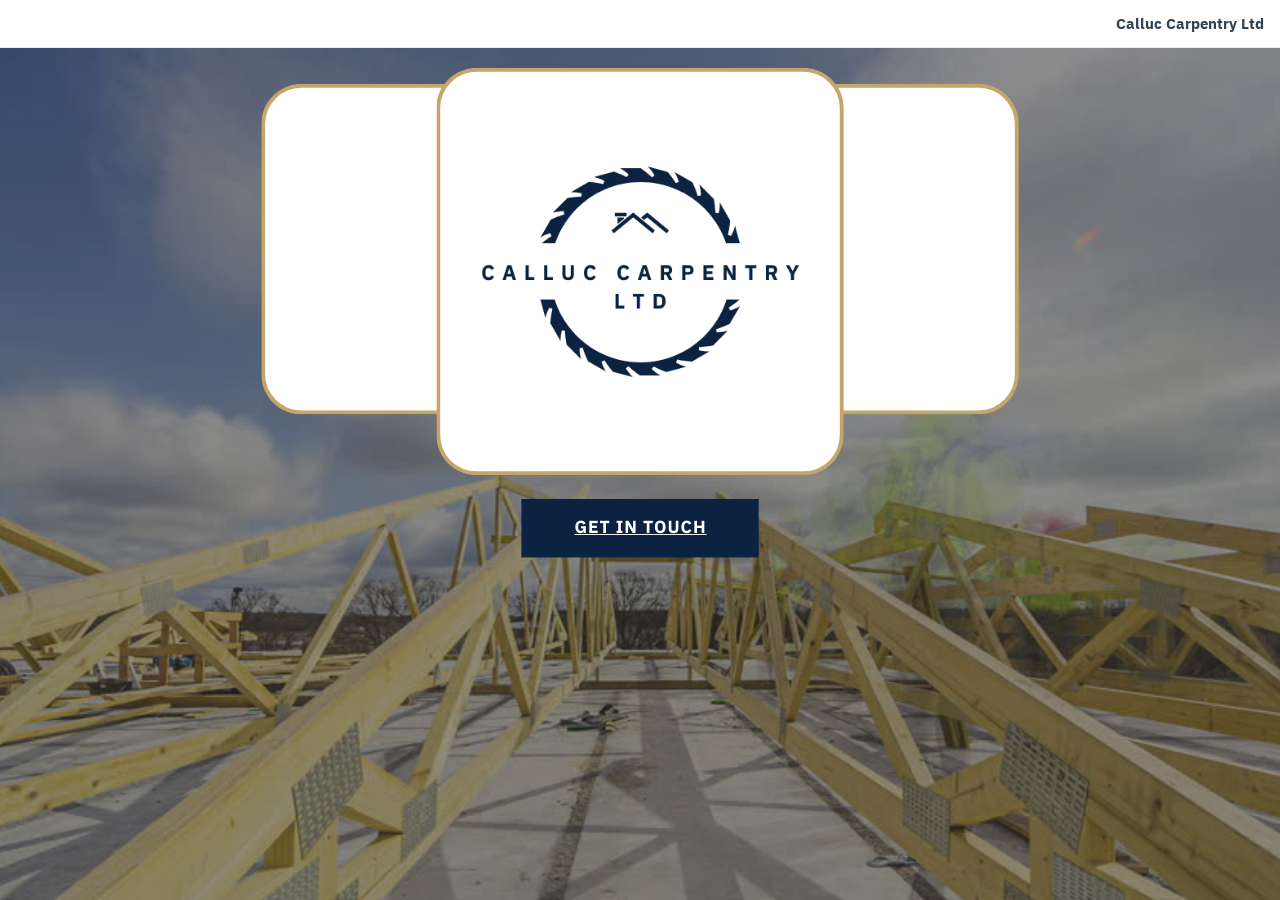
<file: old.html>
<!DOCTYPE html><html dir="ltr" lang="en-GB" class="x-default-marker theme light classic"><head><meta name="robots" content="noindex"><base href="/"><meta charset="utf-8"><title>Calluc Carpentry Ltd | Carpentry Contractor, Bristol &amp; Wiltshire</title><meta name="app-name" content="export_website"/><meta name="viewport" content="width=device-width, initial-scale=1"><link href="_assets/4167da9b45733e93.ltr.css" rel="stylesheet" integrity="sha512-g3HGEoYC1OSyQX5q/7YdKDRMCa3Bbs/xQ4arGW5UHNRf91nBX80df049RBmpwEVNI0x60ZJy45+EzQ+OTgdLPw==" crossorigin="anonymous"><link href="_assets/static_font_4.ltr.css" rel="stylesheet"><link href="_assets/69515b586c1546d5.runtime.js" rel="preload" as="script" crossorigin="anonymous" integrity="sha512-fuXKFvPD1L8cLX645NPhAOoS9yu9DSuQfZ9kZu139chgFBGhMZ3a3IYkxLJJRgIUv0n4RV+yW2jhFtdQLu203Q==" nonce="6b8488eb-aa24-4bc6-b98b-882d79256c9e"><link href="_assets/d4773f3b11135353.s4le6a.vendor.js" rel="preload" as="script" crossorigin="anonymous" integrity="sha512-GMoDD/gOlFzQ4S+BE1cc+jeeP/UrPdAFCkkJ7Q7pxgyG102xojZhprdlyFhqhzQu4aEO6ScKXqs5WWXLdM49mQ==" nonce="6b8488eb-aa24-4bc6-b98b-882d79256c9e"><link href="_assets/33a3836b5a9b8251.vendor.js" rel="preload" as="script" crossorigin="anonymous" integrity="sha512-jwcM7ITibKkLrx5XsloVzYDprmPH8MfhV2PR57O67VfK5T3Sp2cza+JW190huu8naUauT5RaQS6hIoxueE571g==" nonce="6b8488eb-aa24-4bc6-b98b-882d79256c9e"><link href="_assets/906cafa16042f13e.strings.js" rel="preload" as="script" crossorigin="anonymous" integrity="sha512-pumPI3o/d3yRAHRSVvXH20IfMwU5bb2tnJMt9lCl2d/qV4YjGiJ4gIbQisBiXhHsTLbJLUO6CyzTMnifkBhIDw==" nonce="6b8488eb-aa24-4bc6-b98b-882d79256c9e"><link href="_assets/c1f8769b11b5e37d.en-GB.js" rel="preload" as="script" crossorigin="anonymous" integrity="sha512-gQmbWDC5sVK77cRxncSI12uldTWj8tncZIOD+nkPWsK7ybKJK488Ctqn/Bq1XkDiu2qF/UWIXyxKMM/fB89X6Q==" nonce="6b8488eb-aa24-4bc6-b98b-882d79256c9e"><link href="_assets/5a4998fddcbb00b5.js" rel="preload" as="script" crossorigin="anonymous" integrity="sha512-0jw7xdBuMN5q+DDOnAXm0lTMgmlnESbnHcUmq8wvK+OQagaJHwKT6e0FxFzHwlmMw0bG0OAOhyVtW4I1ciZojQ==" nonce="6b8488eb-aa24-4bc6-b98b-882d79256c9e"><meta name="referrer" content="strict-origin-when-cross-origin"><meta name="description" content="Calluc Carpentry Ltd is a carpentry contractor specialising in new build homes, commercial carpentry and renovations across Bristol and Wiltshire. Call 07810 303 994.">
<meta property="og:title" content="Calluc Carpentry Ltd | Carpentry Contractor, Bristol &amp; Wiltshire">
<meta property="og:description" content="Calluc Carpentry Ltd is a carpentry contractor specialising in new build homes, commercial carpentry and renovations across Bristol and Wiltshire. Call 07810 303 994.">
<meta property="og:url" content="https://www.calluccarpentry.com/">
<meta property="og:image" content="https://www.calluccarpentry.com/icons/icon-512.png">
<meta property="og:type" content="website"><link rel="icon" href="icons/favicon-32.png" sizes="32x32" type="image/png"><link rel="icon" href="icons/favicon-16.png" sizes="16x16" type="image/png"><link rel="shortcut icon" href="favicon.ico"><link rel="icon" href="icons/icon-192.png" sizes="192x192" type="image/png"><link rel="apple-touch-icon" href="icons/apple-touch-icon.png" sizes="180x180"><script nonce="6b8488eb-aa24-4bc6-b98b-882d79256c9e">window['__canva_website_bootstrap__'] = JSON.parse('{"A":"DAG6e-YodQY","B":"eyJhbGciOiJkaXIiLCJlbmMiOiJBMjU2R0NNIiwia2lkIjoia2lkLTE3Nzg0NzAzNjEzOTQifQ..EzmMHhA3ABZbbjUP._QApE-iazpc23f1xfrSf3Aqwu_f4Uuij1kfeO_8T2uqCkt8ROgMqGa7Enrq8M712ouEstLFW3g.WYIvGElUUNtQ3PKPJKPhlQ"}');</script><script nonce="6b8488eb-aa24-4bc6-b98b-882d79256c9e">
      document.addEventListener('contextmenu', (e) => {
        const isMedia = ['img', 'image', 'video', 'svg', 'picture'].some(
          tagName => tagName.localeCompare(e.target.tagName, undefined, { sensitivity: 'base' }) === 0,
        );
        isMedia && e.preventDefault();
      });
    </script></head><body><script nonce="6b8488eb-aa24-4bc6-b98b-882d79256c9e">document.documentElement.classList.replace('adaptive', window.matchMedia('(prefers-color-scheme: dark)').matches ? 'dark' : 'light');</script><div id="root"></div><script nonce="6b8488eb-aa24-4bc6-b98b-882d79256c9e">(function() {window['__canva_public_path__'] = '_assets\/'; window['bootstrap'] = JSON.parse('{"base":{"A?":"B","L":false,"N":false,"E":"b8b34f9a31720e95ca267bfc70a6654818c9600a","j":"1642705","K":1785883921,"F":{"A?":"B"},"G":"CLIENT_FULL","I":"A","O":{"A?":"B"},"M":"/_online","U":[],"V":[],"k":true,"a":{"K":"export_website","H":{}},"d":{"A":"wss://www.canva.com/_stream","B":{"F":"export_website"},"C":8388608},"b":{"A?":"H","C":{"a":"WEB"},"D":{"a":"WEB","c":"en-GB"},"E":{},"P":[],"Q":[],"R":false,"S":false}},"page":{"A":{"B":{"A?":"A","A":"TAGcbLa0hys","B":1},"C":{"A":1366.0,"B":768.0,"C":"D"},"Q":[],"R":[],"P":"en","D":"Calluc Carpentry Ltd","E":"","F":["free","animated","company","company website","yellow","white","sleek corporate","classic","simple","standard","basic","evergreen","sleek","minimal","corporate","clean","construction","p0indial10n"],"d":{},"G":{},"Y":{},"a":[],"b":[],"V":[],"W":[],"A":[{"A?":"j","Z":{"A?":"A","A":"TAGcbLa0hys","B":1},"a":"PBC6068YkGxvsVWM","B":"Calluc Carpentry Ltd","R":false,"S":false,"U":false,"P":"0","Q":{},"v":"B","t":[{"A?":"i","a":"PBqGtm2Cbb4BwlJc","B":"Title","R":false,"S":false,"U":false,"Q":{},"W":[],"X":[],"H":[],"L":{},"C":{"A":1366.0,"B":1000.0,"C":"D"},"G":{"A":"EAFweKRABUo","B":4,"C":1},"D":{"I":{"A":"VAG0XjENRoY","M":"VBkL4RJMrFZHjP45","B":{"A":0.0,"B":-357.88888888888914,"D":2081.7777777777783,"C":1171.0000000000002,"E":0.0},"C":0.49,"J":{},"N":[],"O":[],"Q":[],"R":[],"E":{"A":0.0,"B":3.456E7},"F":"B","I":true,"G":1.0},"C":"#272727","D":0.0,"F":false,"J":false,"G":false,"H":false},"r":[],"E":[{"A?":"J","A":481.1252870665884,"B":556.2221603620945,"D":253.55567927581092,"C":62.85175094076231,"E":0.0,"F":0.0,"BD":[],"BE":[],"BA":[],"BB":[],"X":{"A?":"B","A":1,"B":{"C":"B","G":{"A":1470588.2352941176},"H":{"A":588235.294117647}}},"Q":false,"S":false,"P":[],"5":{},"T":{},"W":{},"_":"LBYNtgJZzY6HXMkt","a":{"A":0.0,"B":0.0,"D":64.0,"C":64.0},"b":[{"A":"M0 0H64V64H0z","B":{"C":"#0b2341","D":0.0,"F":false,"J":false,"G":false,"H":false},"D":0.0}],"d":[],"c":{"A":{"A":0.0,"B":0.0,"D":64.0,"C":64.0},"B":54.99642088365704,"C":13.63259288013397,"D":"A","E":"A"},"e":{"A":false,"B":false},"f":[{"A":{"A":[{"A?":"A","A":"Get in touch\\n"}],"B":[{"A?":"A","A":{"color":{"B":"#ffffff"},"decoration":{"B":"underline"},"fill-id":{"B":"none"},"font-family":{"B":"YAFdJgT0SHI,0"},"font-size":{"B":"18.6667"},"font-weight":{"B":"bold"},"leading":{"B":"1400.0"},"link":{"B":"mailto:office@calluccarpentry.com"},"text-align":{"B":"center"},"text-transform":{"B":"uppercase"},"tracking":{"B":"54.0"}}},{"A?":"B","A":13},{"A?":"A","A":{"color":{},"decoration":{},"fill-id":{},"font-family":{},"font-size":{},"font-weight":{},"leading":{},"link":{},"text-align":{},"text-transform":{},"tracking":{}}}],"E":{},"G":{}},"B":{"A":[13]},"D":{"A":0.0,"B":0.0,"D":64.0,"C":64.0},"E":[4.0],"F":"B"}],"g":[],"h":{"A?":"H","A":62.85175094076231}},{"A?":"I","A":38.26804123711338,"B":278.6782590761114,"D":808.6434818477773,"C":352.8632188273732,"E":0.0,"F":0.0,"BD":[],"BE":[],"BA":[],"BB":[],"Q":false,"S":false,"P":[],"5":{},"T":{},"W":{},"_":"LBD83j7c1bTrk8HG","a":{"B":{"A":{"A?":"d","A":"MAFHo0gU7xA","B":1},"B":{"A":-38.26804123711344,"B":-5.684341886080802E-14,"D":808.6434818477774,"C":808.6434818477774,"E":0.0},"E":0.0,"C":{}},"D":0.0,"F":false,"J":false,"G":false,"H":false},"d":{"A":4.0,"B":"#c6a56b","C":[],"f":true},"e":[43.0]},{"A?":"I","A":21.113402061855567,"B":465.5121213692273,"D":434.9757572615454,"C":434.9757572615454,"E":0.0,"F":0.0,"BD":[],"BE":[],"BA":[],"BB":[],"Q":false,"S":false,"P":[],"5":{},"T":{},"W":{},"_":"LBM0crnSN2P4WXFJ","a":{"B":{"A":{"A?":"d","A":"MAHOXvvr_XQ","B":1},"B":{"A":-2.842170943040401E-14,"B":-2.842170943040401E-14,"D":434.9757572615455,"C":434.9757572615455,"E":0.0},"E":0.0,"C":{}},"D":0.0,"F":false,"J":false,"G":false,"H":false},"d":{"A":4.0,"B":"#c6a56b","C":[],"f":true},"e":[43.0]}],"I":[]},{"A?":"i","a":"PBNS6CVYpy07CTWf","B":"Services","R":false,"S":false,"U":false,"Q":{},"W":[],"X":[],"H":[],"L":{},"C":{"A":1366.0,"B":930.0,"C":"D"},"G":{"A":"EAFweKRABUo","B":4,"C":3},"D":{"C":"#0b2341","D":0.0,"F":false,"J":false,"G":false,"H":false},"r":[],"E":[{"A?":"K","A":339.5407822176389,"B":120.65660305512824,"D":490.1643910851865,"C":210.60001,"E":0.0,"F":0.0,"BD":[],"BE":[],"BA":[],"BB":[],"X":{"A?":"B","A":4,"B":{"D":"E","G":{"A":1020408.1632653062},"H":{"A":408163.2653061225}}},"Q":false,"S":false,"N":"paragraph","P":[],"5":{},"T":{},"W":{},"_":"LByxD2yXpNHG7l0N","a":{"A":[{"A?":"A","A":"At our carpentry company, our guiding principles are simple: quality, honest communication, and personalised service. We take real pride in the work we deliver across Bristol and Wiltshire, ensuring every project—no matter the size—receives the same level of care, attention to detail, and professionalism. \\n"}],"B":[{"A?":"A","A":{"color":{"B":"#c6a56b"},"fill-id":{"B":"none"},"font-family":{"B":"YAFdJgT0SHI,0"},"font-size":{"B":"21.3333"},"font-weight":{"B":"bold"},"leading":{"B":"1500.0"}}},{"A?":"B","A":2},{"A?":"A","A":{"decoration":{"B":"none"},"direction":{"B":"ltr"},"head-indent":{"B":"0.0"},"kerning":{"B":"0.0"},"link":{"B":""},"list-level":{"B":"0.0"},"list-marker":{"B":"none"},"spacing":{"B":"0.0"},"style":{"B":"body"},"text-align":{"B":"start"},"text-transform":{"B":"none"},"tracking":{"B":"0.0"}}},{"A?":"B","A":306},{"A?":"A","A":{"color":{},"decoration":{},"direction":{},"fill-id":{},"font-family":{},"font-size":{},"font-weight":{},"head-indent":{},"kerning":{},"leading":{},"link":{},"list-level":{},"list-marker":{},"spacing":{},"style":{},"text-align":{},"text-transform":{},"tracking":{}}}],"E":{},"G":{}},"b":{"A":[49,47,48,46,42,46,30]},"j":{"A":[{"A":"echo","B":{"angle":"-52","color":"#000000","offset":"0.26"}}],"B":[]},"d":"A","l":false,"g":false,"h":"A"},{"A?":"K","A":339.5407822176389,"B":727.1264800333852,"D":490.1643910851865,"C":272.60001,"E":0.0,"F":0.0,"BD":[],"BE":[],"BA":[],"BB":[],"X":{"A?":"B","A":4,"B":{"D":"E","G":{"A":1020408.1632653062},"H":{"A":408163.2653061225}}},"Q":false,"S":false,"N":"paragraph","P":[],"5":{},"T":{},"W":{},"_":"LBTs1cjfYsyPg0Tz","a":{"A":[{"A?":"A","A":"What sets us apart from other contractors is the way we combine traditional skill with modern standards of service. We’re reliable, approachable, and committed to delivering a clean, high-quality finish that stands the test of time. Our reputation is built on repeat customers and word-of-mouth recommendations, thanks to our dependable scheduling, tidy working practices, and genuine value for money. \\n"}],"B":[{"A?":"A","A":{"color":{"B":"#c6a56b"},"fill-id":{"B":"none"},"font-family":{"B":"YAFdJgT0SHI,0"},"font-size":{"B":"21.3333"},"font-weight":{"B":"bold"},"leading":{"B":"1500.0"}}},{"A?":"B","A":2},{"A?":"A","A":{"decoration":{"B":"none"},"direction":{"B":"ltr"},"head-indent":{"B":"0.0"},"kerning":{"B":"0.0"},"link":{"B":""},"list-level":{"B":"0.0"},"list-marker":{"B":"none"},"spacing":{"B":"0.0"},"style":{"B":"body"},"text-align":{"B":"start"},"text-transform":{"B":"none"},"tracking":{"B":"0.0"}}},{"A?":"B","A":401},{"A?":"A","A":{"color":{},"decoration":{},"direction":{},"fill-id":{},"font-family":{},"font-size":{},"font-weight":{},"head-indent":{},"kerning":{},"leading":{},"link":{},"list-level":{},"list-marker":{},"spacing":{},"style":{},"text-align":{},"text-transform":{},"tracking":{}}}],"E":{},"G":{}},"b":{"A":[49,45,38,44,51,50,45,40,41]},"j":{"A":[{"A":"echo","B":{"angle":"-52","color":"#000000","offset":"0.26"}}],"B":[]},"d":"A","l":false,"g":false,"h":"A"},{"A?":"K","A":200.3744524350699,"B":120.65660305512824,"D":653.3812946544382,"C":70.96,"E":0.0,"F":0.0,"BD":[],"BE":[],"BA":[],"BB":[],"X":{"A?":"B","A":8,"B":{"C":"B","G":{"A":1136363.6363636365},"H":{"A":454545.45454545453}}},"Q":false,"S":false,"N":"subtitle","P":[],"5":{},"T":{},"W":{},"_":"LBvxcYZbv9T8MckM","a":{"A":[{"A?":"A","A":"We specialise in New Build Homes, Commercial Carpentry, and Renovations.\\n"}],"B":[{"A?":"A","A":{"color":{"B":"#c6a56b"},"decoration":{"B":"none"},"direction":{"B":"ltr"},"fill-id":{"B":"none"},"font-family":{"B":"YAFdJgT0SHI,0"},"font-size":{"B":"28.0"},"font-weight":{"B":"bold"},"head-indent":{"B":"0.0"},"kerning":{"B":"0.0"},"leading":{"B":"1380.0"},"link":{"B":""},"list-level":{"B":"0.0"},"list-marker":{"B":"none"},"spacing":{"B":"0.0"},"style":{"B":"body"},"text-transform":{"B":"none"},"tracking":{"B":"0.0"}}},{"A?":"B","A":73},{"A?":"A","A":{"color":{},"decoration":{},"direction":{},"fill-id":{},"font-family":{},"font-size":{},"font-weight":{},"head-indent":{},"kerning":{},"leading":{},"link":{},"list-level":{},"list-marker":{},"spacing":{},"style":{},"text-transform":{},"tracking":{}}}],"E":{},"G":{}},"b":{"A":[45,28]},"j":{"A":[{"A":"echo","B":{"angle":"-52","color":"#000000","offset":"0.26"}}],"B":[]},"d":"A","l":false,"g":false,"h":"A"},{"A?":"K","A":93.0,"B":120.65660305512824,"D":672.6664209998546,"C":63.733352,"E":0.0,"F":0.0,"BD":[],"BE":[],"BA":[],"BB":[],"X":{"A?":"B","A":8,"B":{"C":"B","G":{"A":961538.4615384615},"H":{"A":384615.3846153846}}},"Q":false,"S":false,"N":"heading","P":[],"5":{},"T":{},"W":{},"_":"LBJzvKhG30FXqBDl","a":{"A":[{"A?":"A","A":"Carpentry contractor\\n"}],"B":[{"A?":"A","A":{"color":{"B":"#c6a56b"},"fill-id":{"B":"none"},"font-family":{"B":"YAFdJgT0SHI,0"},"font-size":{"B":"53.3331"},"leading":{"B":"1280.0"},"tracking":{"B":"-35.0"}}},{"A?":"B","A":20},{"A?":"A","A":{"decoration":{"B":"none"},"direction":{"B":"ltr"},"head-indent":{"B":"0.0"},"kerning":{"B":"0.0"},"link":{"B":""},"list-level":{"B":"0.0"},"list-marker":{"B":"none"},"spacing":{"B":"0.0"},"style":{"B":"body"},"text-transform":{"B":"none"}}},{"A?":"B","A":1},{"A?":"A","A":{"color":{},"decoration":{},"direction":{},"fill-id":{},"font-family":{},"font-size":{},"head-indent":{},"kerning":{},"leading":{},"link":{},"list-level":{},"list-marker":{},"spacing":{},"style":{},"text-transform":{},"tracking":{}}}],"E":{},"G":{}},"b":{"A":[21]},"j":{"A":[{"A":"lift","B":{"intensity":"0.4"}}],"B":[]},"d":"A","l":false,"g":false,"h":"A"}],"I":[]},{"A?":"i","a":"PBN5pkhR22l35MkS","R":false,"S":false,"U":false,"Q":{},"W":[],"X":[],"H":[],"L":{},"C":{"A":1366.0,"B":613.0,"C":"D"},"D":{"C":"#ffffff","D":0.0,"F":false,"J":false,"G":false,"H":false},"r":[],"E":[{"A?":"I","A":0.0,"B":0.0,"D":1366.0,"C":613.0,"E":0.0,"F":0.85,"BD":[],"BE":[],"BA":[],"BB":[],"Q":false,"S":false,"P":[],"5":{},"T":{},"W":{},"_":"LBLmhZLTF3WxpKRT","a":{"A":true,"I":{"A":"VAECqWltZsg","M":"VBkVGSXTFhylB3mC","B":{"A":-78.95544554455444,"B":0.0,"D":1366.0,"C":770.9108910891089,"E":0.0},"C":0.0,"J":{},"N":[],"O":[],"Q":[],"R":[],"F":"A","I":true,"G":1.0},"D":0.0,"F":false,"J":false,"G":false,"H":false},"e":[]},{"A?":"I","A":214.29389976573734,"B":959.7220042959485,"D":344.9779957040515,"C":92.20610023426262,"E":0.0,"F":0.0,"BD":[],"BE":[],"BA":[],"BB":[],"Q":false,"S":false,"P":[],"5":{},"T":{},"W":{},"_":"LB9DKzb1Rjx3H6nx","a":{"B":{"A":{"A?":"d","A":"MAG6lJnduDg","B":1},"I":{"A?":"d","A":"MAHOWonYuNY","B":1},"B":{"A":0.0,"B":0.0,"D":344.9779957040515,"C":92.20610023426262,"E":0.0},"E":0.0,"C":{}},"D":0.0,"F":false,"J":false,"G":false,"H":false},"e":[]},{"A?":"I","A":177.52875541648427,"B":75.27213569709863,"D":164.3196073185841,"C":164.3196073185841,"E":0.0,"F":0.0,"BD":[],"BE":[],"BA":[],"BB":[],"Q":false,"S":false,"P":[],"5":{},"T":{},"W":{},"_":"LBJGhGqcLHK5F3k8","a":{"B":{"A":{"A?":"d","A":"MAG6k8y4BSg","B":1},"B":{"A":0.0,"B":0.0,"D":164.3196073185841,"C":164.3196073185841,"E":0.0},"E":0.0,"C":{}},"D":0.0,"F":false,"J":false,"G":false,"H":false},"e":[]},{"A?":"I","A":167.31092959281486,"B":685.3697818498053,"D":174.5374331422535,"C":174.5374331422535,"E":0.0,"F":0.0,"BD":[],"BE":[],"BA":[],"BB":[],"Q":false,"S":false,"P":[],"5":{},"T":{},"W":{},"_":"LBYdWDw6nmDDYCxQ","a":{"B":{"A":{"A?":"d","A":"MAG6k3Zacdo","B":1},"I":{"A?":"d","A":"MAHOWnzfnjA","B":1},"B":{"A":-1.4210854715202004E-14,"B":-1.4210854715202004E-14,"D":174.5374331422535,"C":174.5374331422535,"E":0.0},"E":0.0,"C":{}},"D":0.0,"F":false,"J":false,"G":false,"H":false},"e":[]},{"A?":"I","A":394.5707967524314,"B":61.17433366399001,"D":356.5834860313655,"C":118.86116201045517,"E":0.0,"F":0.0,"BD":[],"BE":[],"BA":[],"BB":[],"Q":false,"S":false,"P":[],"5":{},"T":{},"W":{},"_":"LBVXzV6cJbwGzpwQ","a":{"B":{"A":{"A?":"d","A":"MAG6k3SKxzs","B":1},"B":{"A":0.0,"B":0.0,"D":356.5834860313655,"C":118.86116201045517,"E":0.0},"E":0.0,"C":{}},"D":0.0,"F":false,"J":false,"G":false,"H":false},"e":[]},{"A?":"I","A":169.16552711739422,"B":393.6919260411335,"D":182.46284553094875,"C":182.46284553094875,"E":0.0,"F":0.0,"BD":[],"BE":[],"BA":[],"BB":[],"Q":false,"S":false,"P":[],"5":{},"T":{},"W":{},"_":"LB4MGkd05271Pchj","a":{"B":{"A":{"A?":"d","A":"MAG6k7T6uQM","B":1},"I":{"A?":"d","A":"MAHOWt-8Wtk","B":1},"B":{"A":-1.4210854715202004E-14,"B":-1.4210854715202004E-14,"D":182.46284553094875,"C":182.46284553094875,"E":0.0},"E":0.0,"C":{}},"D":0.0,"F":false,"J":false,"G":false,"H":false},"e":[]},{"A?":"I","A":380.95994635045645,"B":566.7578196953555,"D":205.8806787255767,"C":111.30947264431587,"E":0.0,"F":0.0,"BD":[],"BE":[],"BA":[],"BB":[],"Q":false,"S":false,"P":[],"5":{},"T":{},"W":{},"_":"LBf0hVb4ZRnVPdlN","a":{"B":{"A":{"A?":"d","A":"MAHOuyZRmpE","B":1},"I":{"A?":"d","A":"MAHOuxIswl8","B":1},"B":{"A":-7.105427357601002E-15,"B":-1.4210854715202004E-14,"D":205.88067872557673,"C":111.30947264431589,"E":0.0},"E":0.0,"C":{}},"D":0.0,"F":false,"J":false,"G":false,"H":false},"e":[]},{"A?":"I","A":380.95994635045645,"B":921.6384984209321,"D":383.4995581723728,"C":121.74589148329295,"E":0.0,"F":0.0,"BD":[],"BE":[],"BA":[],"BB":[],"Q":false,"S":false,"P":[],"5":{},"T":{},"W":{},"_":"LBCK7LHQWHJdHMF7","a":{"B":{"A":{"A?":"d","A":"MAHO6sL51nc","B":1},"I":{"A?":"d","A":"MAHRXsburbs","B":1},"B":{"A":-1.4210854715202004E-14,"B":-5.684341886080802E-14,"D":383.49955817237293,"C":121.74589148329298,"E":0.0},"E":0.0,"C":{}},"D":0.0,"F":false,"J":false,"G":false,"H":false},"e":[]},{"A?":"K","A":61.30000000000001,"B":152.35154639175272,"D":513.825083040171,"C":50.320066,"E":0.0,"F":0.0,"BD":[],"BE":[],"BA":[],"BB":[],"X":{"A?":"B","A":26},"Q":false,"S":false,"N":"subtitle","P":[],"5":{},"T":{},"W":{},"_":"LBv513WDl3nVkTyb","a":{"A":[{"A?":"A","A":"Who We Work With...\\n"}],"B":[{"A?":"A","A":{"color":{"B":"#0b2341"},"fill-id":{"B":"none"},"font-family":{"B":"YAFdJgT0SHI,0"},"font-size":{"B":"42.6663"},"leading":{"B":"1380.0"}}},{"A?":"B","A":19},{"A?":"A","A":{"direction":{"B":"ltr"},"head-indent":{"B":"0.0"},"kerning":{"B":"0.0"},"link":{"B":""},"list-level":{"B":"0.0"},"list-marker":{"B":"none"},"spacing":{"B":"0.0"},"style":{"B":"body"},"text-transform":{"B":"none"},"tracking":{"B":"0.0"}}},{"A?":"B","A":1},{"A?":"A","A":{"color":{},"direction":{},"fill-id":{},"font-family":{},"font-size":{},"head-indent":{},"kerning":{},"leading":{},"link":{},"list-level":{},"list-marker":{},"spacing":{},"style":{},"text-transform":{},"tracking":{}}}],"E":{},"G":{}},"b":{"A":[20]},"j":{"A":[],"B":[]},"d":"A","l":false,"h":"A"}],"I":[]},{"A?":"i","a":"PBVfCTrX8Z66B0Fb","B":"Testimonials","R":false,"S":false,"U":false,"Q":{},"W":[],"X":[],"H":["KAFFoL3MDBA","KAFGRymG0Do"],"L":{},"C":{"A":1366.0,"B":1053.0,"C":"D"},"G":{"A":"EAFweKRABUo","B":4,"C":6},"D":{"C":"#ffffff","D":0.0,"F":false,"J":false,"G":false,"H":false},"r":[],"E":[{"A?":"I","A":66.93823234685027,"B":97.60000000000002,"D":1187.5122052241302,"C":986.0617676531498,"E":0.0,"F":0.0,"BD":[],"BE":[],"BA":[],"BB":[],"Q":false,"S":false,"P":[],"5":{},"T":{},"W":{},"_":"LBvbdPjgBlDJShR6","a":{"B":{"A":{"A?":"d","A":"MAEbkl6WzAE","B":1},"I":{"A?":"d","A":"MAHOXF20DPU","B":1},"B":{"A":-172.69433495891536,"B":2.2737367544323206E-13,"D":1187.5122052241302,"C":1187.5122052241302,"E":0.0},"E":0.0,"C":{}},"D":0.0,"F":false,"J":false,"G":false,"H":false},"e":[]},{"A?":"I","A":100.45412464567104,"B":181.8309662306543,"D":210.64586035432893,"C":210.64586035432893,"E":0.0,"F":0.0,"BD":[],"BE":[],"BA":[],"BB":[],"Q":false,"S":false,"P":[],"5":{},"T":{},"W":{},"_":"LBfCQ61Qn1NNX5rV","a":{"B":{"A":{"A?":"d","A":"MAHOXvvr_XQ","B":1},"I":{"A?":"d","A":"MAHOXlYlvZ0","B":1},"B":{"A":0.0,"B":0.0,"D":210.64586035432893,"C":210.64586035432893,"E":0.0},"E":0.0,"C":{}},"D":0.0,"F":false,"J":false,"G":false,"H":false},"e":[]},{"A?":"K","A":301.7533209999999,"B":181.8309662306543,"D":278.4364937145806,"C":48.693328,"E":0.0,"F":0.0,"BD":[],"BE":[],"BA":[],"BB":[],"X":{"A?":"B","A":8},"3":{},"Q":false,"S":false,"N":"heading","P":[],"5":{},"T":{},"W":{},"_":"LBMPVFhfhms3DH6c","a":{"A":[{"A?":"A","A":"Testimonials\\n"}],"B":[{"A?":"A","A":{"color":{"B":"#0b2341"},"decoration":{"B":"none"},"direction":{"B":"ltr"},"fill-id":{"B":"none"},"font-family":{"B":"YAFdJgT0SHI,0"},"font-size":{"B":"41.3334"},"head-indent":{"B":"0.0"},"kerning":{"B":"0.0"},"leading":{"B":"1280.0"},"link":{"B":""},"list-level":{"B":"0.0"},"list-marker":{"B":"none"},"spacing":{"B":"0.0"},"style":{"B":"body"},"text-align":{"B":"start"},"text-transform":{"B":"none"},"tracking":{"B":"-35.0"}}},{"A?":"B","A":13},{"A?":"A","A":{"color":{},"decoration":{},"direction":{},"fill-id":{},"font-family":{},"font-size":{},"head-indent":{},"kerning":{},"leading":{},"link":{},"list-level":{},"list-marker":{},"spacing":{},"style":{},"text-align":{},"text-transform":{},"tracking":{}}}],"E":{},"G":{}},"b":{"A":[13]},"j":{"A":[{"A":"echo","B":{"angle":"-52","color":"#000000","offset":"0.26"}}],"B":[]},"d":"A","l":false,"g":true,"h":"A"},{"A?":"K","A":224.49997499999995,"B":720.5101808583072,"D":467.8625091064996,"C":86.60001,"E":0.0,"F":0.0,"BD":[],"BE":[],"BA":[],"BB":[],"X":{"A?":"B","A":4,"B":{"D":"E","G":{"A":961538.4615384615},"H":{"A":384615.3846153846}}},"Q":false,"S":false,"N":"paragraph","P":[],"5":{},"T":{},"W":{},"_":"LBrw80qCh9BChLV7","a":{"A":[{"A?":"A","A":"“You and Darren have applied yourselves exceptionally well during the build and your team’s support has been very much appreciated”\\n"}],"B":[{"A?":"A","A":{"color":{"B":"#0b2341"},"fill-id":{"B":"none"},"font-family":{"B":"YAFdJt8dAY0,0"},"font-size":{"B":"21.3333"},"font-style":{"B":"italic"},"leading":{"B":"1500.0"}}},{"A?":"B","A":131},{"A?":"A","A":{"decoration":{"B":"none"},"direction":{"B":"ltr"},"head-indent":{"B":"0.0"},"kerning":{"B":"0.0"},"link":{"B":""},"list-level":{"B":"0.0"},"list-marker":{"B":"none"},"spacing":{"B":"0.0"},"style":{"B":"body"},"text-align":{"B":"start"},"text-transform":{"B":"none"},"tracking":{"B":"0.0"}}},{"A?":"B","A":1},{"A?":"A","A":{"color":{},"decoration":{},"direction":{},"fill-id":{},"font-family":{},"font-size":{},"font-style":{},"head-indent":{},"kerning":{},"leading":{},"link":{},"list-level":{},"list-marker":{},"spacing":{},"style":{},"text-align":{},"text-transform":{},"tracking":{}}}],"E":{},"G":{}},"b":{"A":[40,45,47]},"j":{"A":[{"A":"echo","B":{"angle":"-52","color":"#000000","offset":"0.26"}}],"B":[]},"d":"A","l":false,"g":false,"h":"A"},{"A?":"K","A":417.195256067689,"B":720.5101808583072,"D":467.8625091064996,"C":148.60001,"E":0.0,"F":0.0,"BD":[],"BE":[],"BA":[],"BB":[],"X":{"A?":"B","A":4,"B":{"D":"E","G":{"A":961538.4615384615},"H":{"A":384615.3846153846}}},"Q":false,"S":false,"N":"paragraph","P":[],"5":{},"T":{},"W":{},"_":"LB1vpKDXkYv5yd77","a":{"A":[{"A?":"A","A":"“Calluc Carpentry offers a reliable and professional service - always willing to work with us and adapt to project requirements whether it be a change to scope and detail of work or programme and timing”\\n"}],"B":[{"A?":"A","A":{"color":{"B":"#0b2341"},"fill-id":{"B":"none"},"font-family":{"B":"YAFdJt8dAY0,0"},"font-size":{"B":"21.3333"},"font-style":{"B":"italic"},"leading":{"B":"1500.0"}}},{"A?":"B","A":203},{"A?":"A","A":{"decoration":{"B":"none"},"direction":{"B":"ltr"},"head-indent":{"B":"0.0"},"kerning":{"B":"0.0"},"link":{"B":""},"list-level":{"B":"0.0"},"list-marker":{"B":"none"},"spacing":{"B":"0.0"},"style":{"B":"body"},"text-align":{"B":"start"},"text-transform":{"B":"none"},"tracking":{"B":"0.0"}}},{"A?":"B","A":1},{"A?":"A","A":{"color":{},"decoration":{},"direction":{},"fill-id":{},"font-family":{},"font-size":{},"font-style":{},"head-indent":{},"kerning":{},"leading":{},"link":{},"list-level":{},"list-marker":{},"spacing":{},"style":{},"text-align":{},"text-transform":{},"tracking":{}}}],"E":{},"G":{}},"b":{"A":[40,51,48,43,22]},"j":{"A":[{"A":"echo","B":{"angle":"-52","color":"#000000","offset":"0.26"}}],"B":[]},"d":"A","l":false,"g":false,"h":"A"},{"A?":"K","A":668.395276067689,"B":720.5101808583072,"D":467.8625091064996,"C":148.60001,"E":0.0,"F":0.0,"BD":[],"BE":[],"BA":[],"BB":[],"X":{"A?":"B","A":4,"B":{"D":"E","G":{"A":961538.4615384615},"H":{"A":384615.3846153846}}},"Q":false,"S":false,"N":"paragraph","P":[],"5":{},"T":{},"W":{},"_":"LBDRThhkk6p6WvRw","a":{"A":[{"A?":"A","A":"“Calluc Carpentry has a highly experienced and professional team that consistently meets project deadlines and provides the necessary skilled manpower to ensure work is completed efficiently and to a high standard”\\n"}],"B":[{"A?":"A","A":{"color":{"B":"#0b2341"},"fill-id":{"B":"none"},"font-family":{"B":"YAFdJt8dAY0,0"},"font-size":{"B":"21.3333"},"font-style":{"B":"italic"},"leading":{"B":"1500.0"}}},{"A?":"B","A":214},{"A?":"A","A":{"decoration":{"B":"none"},"direction":{"B":"ltr"},"head-indent":{"B":"0.0"},"kerning":{"B":"0.0"},"link":{"B":""},"list-level":{"B":"0.0"},"list-marker":{"B":"none"},"spacing":{"B":"0.0"},"style":{"B":"body"},"text-align":{"B":"start"},"text-transform":{"B":"none"},"tracking":{"B":"0.0"}}},{"A?":"B","A":1},{"A?":"A","A":{"color":{},"decoration":{},"direction":{},"fill-id":{},"font-family":{},"font-size":{},"font-style":{},"head-indent":{},"kerning":{},"leading":{},"link":{},"list-level":{},"list-marker":{},"spacing":{},"style":{},"text-align":{},"text-transform":{},"tracking":{}}}],"E":{},"G":{}},"b":{"A":[47,50,45,48,25]},"j":{"A":[{"A":"echo","B":{"angle":"-52","color":"#000000","offset":"0.26"}}],"B":[]},"d":"A","l":false,"g":false,"h":"A"},{"A?":"K","A":326.09998499999995,"B":720.5101808583072,"D":447.71875,"C":24.600009999999997,"E":0.0,"F":0.0,"BD":[],"BE":[],"BA":[],"BB":[],"X":{"A?":"B","A":8,"B":{"C":"B","G":{"A":1020408.1632653062},"H":{"A":408163.2653061225}}},"Q":false,"S":false,"N":"heading","P":[],"5":{},"T":{},"W":{},"_":"LBF6tW1xGq6K4LKC","a":{"A":[{"A?":"A","A":"- Ian Butler - Head of Delivery - Agile Homes \\n"}],"B":[{"A?":"A","A":{"color":{"B":"#0b2341"},"decoration":{"B":"none"},"direction":{"B":"ltr"},"fill-id":{"B":"none"},"font-family":{"B":"YAFdJgT0SHI,0"},"font-size":{"B":"21.3333"},"font-weight":{"B":"bold"},"head-indent":{"B":"0.0"},"kerning":{"B":"0.0"},"leading":{"B":"1500.0"},"link":{"B":""},"list-level":{"B":"0.0"},"list-marker":{"B":"none"},"spacing":{"B":"0.0"},"style":{"B":"body"},"text-align":{"B":"start"},"text-transform":{"B":"none"},"tracking":{"B":"0.0"}}},{"A?":"B","A":47},{"A?":"A","A":{"color":{},"decoration":{},"direction":{},"fill-id":{},"font-family":{},"font-size":{},"font-weight":{},"head-indent":{},"kerning":{},"leading":{},"link":{},"list-level":{},"list-marker":{},"spacing":{},"style":{},"text-align":{},"text-transform":{},"tracking":{}}}],"E":{},"G":{}},"b":{"A":[47]},"j":{"A":[],"B":[]},"d":"A","l":false,"g":false,"h":"B"},{"A?":"K","A":580.795266067689,"B":720.5101808583072,"D":539.015625,"C":24.600009999999997,"E":0.0,"F":0.0,"BD":[],"BE":[],"BA":[],"BB":[],"X":{"A?":"B","A":8,"B":{"C":"B","G":{"A":1020408.1632653062},"H":{"A":408163.2653061225}}},"Q":false,"S":false,"N":"heading","P":[],"5":{},"T":{},"W":{},"_":"LBFv5JSrm1D5ql8T","a":{"A":[{"A?":"A","A":"- John Price - Commercial Director - Rigg Construction\\n"}],"B":[{"A?":"A","A":{"color":{"B":"#0b2341"},"decoration":{"B":"none"},"direction":{"B":"ltr"},"fill-id":{"B":"none"},"font-family":{"B":"YAFdJgT0SHI,0"},"font-size":{"B":"21.3333"},"font-weight":{"B":"bold"},"head-indent":{"B":"0.0"},"kerning":{"B":"0.0"},"leading":{"B":"1500.0"},"link":{"B":""},"list-level":{"B":"0.0"},"list-marker":{"B":"none"},"spacing":{"B":"0.0"},"style":{"B":"body"},"text-align":{"B":"start"},"text-transform":{"B":"none"},"tracking":{"B":"0.0"}}},{"A?":"B","A":55},{"A?":"A","A":{"color":{},"decoration":{},"direction":{},"fill-id":{},"font-family":{},"font-size":{},"font-weight":{},"head-indent":{},"kerning":{},"leading":{},"link":{},"list-level":{},"list-marker":{},"spacing":{},"style":{},"text-align":{},"text-transform":{},"tracking":{}}}],"E":{},"G":{}},"b":{"A":[55]},"j":{"A":[],"B":[]},"d":"A","l":false,"g":false,"h":"B"},{"A?":"K","A":831.6502065246408,"B":720.5101808583072,"D":467.86250910649954,"C":24.600009999999997,"E":0.0,"F":0.0,"BD":[],"BE":[],"BA":[],"BB":[],"X":{"A?":"B","A":8,"B":{"C":"B","G":{"A":1020408.1632653062},"H":{"A":408163.2653061225}}},"Q":false,"S":false,"N":"heading","P":[],"5":{},"T":{},"W":{},"_":"LBj5XMr3Bwn9f9cx","a":{"A":[{"A?":"A","A":"- Chris Hall - Director - Willingdon Homes \\n"}],"B":[{"A?":"A","A":{"color":{"B":"#0b2341"},"decoration":{"B":"none"},"direction":{"B":"ltr"},"fill-id":{"B":"none"},"font-family":{"B":"YAFdJgT0SHI,0"},"font-size":{"B":"21.3333"},"font-weight":{"B":"bold"},"head-indent":{"B":"0.0"},"kerning":{"B":"0.0"},"leading":{"B":"1500.0"},"link":{"B":""},"list-level":{"B":"0.0"},"list-marker":{"B":"none"},"spacing":{"B":"0.0"},"style":{"B":"body"},"text-align":{"B":"start"},"text-transform":{"B":"none"},"tracking":{"B":"0.0"}}},{"A?":"B","A":44},{"A?":"A","A":{"color":{},"decoration":{},"direction":{},"fill-id":{},"font-family":{},"font-size":{},"font-weight":{},"head-indent":{},"kerning":{},"leading":{},"link":{},"list-level":{},"list-marker":{},"spacing":{},"style":{},"text-align":{},"text-transform":{},"tracking":{}}}],"E":{},"G":{}},"b":{"A":[44]},"d":"A","l":false,"g":false,"h":"A"}],"I":[]},{"A?":"i","a":"PBWPgLPRQmdg1Fjm","B":"Why Us","R":false,"S":false,"U":false,"Q":{},"W":[],"X":[],"H":["KAFGQz-GY-s"],"L":{},"C":{"A":1366.0,"B":711.0,"C":"D"},"G":{"A":"EAFweKRABUo","B":4,"C":5},"D":{"C":"#ffffff","D":0.0,"F":false,"J":false,"G":false,"H":false},"r":[],"E":[{"A?":"K","A":131.9835374783972,"B":76.80000000000001,"D":303.88446698403186,"C":50.586664,"E":0.0,"F":0.0,"BD":[],"BE":[],"BA":[],"BB":[],"X":{"A?":"B","A":6},"Q":false,"S":false,"N":"heading","P":[],"5":{},"T":{},"W":{},"_":"LBtSfWZzscYGnqvs","a":{"A":[{"A?":"A","A":"Why Us\\n"}],"B":[{"A?":"A","A":{"color":{"B":"#0b2341"},"decoration":{"B":"none"},"direction":{"B":"ltr"},"fill-id":{"B":"none"},"font-family":{"B":"YAFdJgT0SHI,0"},"font-size":{"B":"42.6667"},"font-weight":{"B":"bold"},"head-indent":{"B":"0.0"},"kerning":{"B":"0.0"},"leading":{"B":"1280.0"},"link":{"B":""},"list-level":{"B":"0.0"},"list-marker":{"B":"none"},"spacing":{"B":"0.0"},"style":{"B":"body"},"text-align":{"B":"start"},"text-transform":{"B":"none"},"tracking":{"B":"-35.0"}}},{"A?":"B","A":7},{"A?":"A","A":{"color":{},"decoration":{},"direction":{},"fill-id":{},"font-family":{},"font-size":{},"font-weight":{},"head-indent":{},"kerning":{},"leading":{},"link":{},"list-level":{},"list-marker":{},"spacing":{},"style":{},"text-align":{},"text-transform":{},"tracking":{}}}],"E":{},"G":{}},"b":{"A":[7]},"j":{"A":[{"A":"echo","B":{"angle":"-52","color":"#000000","offset":"0.26"}}],"B":[]},"d":"A","l":false,"g":true,"h":"A"},{"A?":"I","A":334.2632482160451,"B":212.8377043468967,"D":95.26575549128592,"C":83.31423343874278,"E":0.0,"F":0.0,"BD":[],"BE":[],"BA":[],"BB":[],"X":{"A?":"B","A":7},"Q":false,"S":false,"P":[],"5":{},"T":{},"W":{},"_":"LBLQz5wNgT61mvsb","a":{"A":false,"B":{"A":{"A?":"d","A":"MABG_l-W5JE","B":2},"B":{"A":0.0,"B":-7.105427357601002E-15,"D":95.26575549128593,"C":83.31423343874278,"E":0.0},"E":0.0,"C":{"#6aa7db":"#292929"}},"D":0.0,"F":false,"J":false,"G":false,"H":false},"e":[]},{"A?":"J","A":241.20415034868336,"B":76.80000000000001,"D":367.34116418507926,"C":391.6862600402043,"E":0.0,"F":0.5,"BD":[{"A":"echo","B":[{"A?":"A","A":13.0,"B":0.0,"C":-52.0,"D":{"C":"#000000","D":0.5,"F":false,"J":false,"G":false,"H":false}},{"A?":"A","A":13.0,"B":0.0,"C":-52.0,"D":{"C":"#000000","D":0.6,"F":false,"J":false,"G":false,"H":false}}],"C":[]}],"BE":[],"BA":[],"BB":[],"Q":false,"S":false,"P":[],"5":{},"T":{},"W":{},"_":"LBxYp2ztQhVHXY0p","a":{"A":0.0,"B":0.0,"D":64.0,"C":64.0},"b":[{"A":"M0 0H64V64H0z","B":{"C":"#e8e8e8","D":0.0,"F":false,"J":false,"G":false,"H":false},"D":0.0}],"d":[],"c":{"A":{"A":0.0,"B":0.0,"D":64.0,"C":64.0},"B":102.03921227363315,"C":108.80173890005676,"D":"A","E":"A"},"e":{"A":false,"B":false},"f":[{"A":{"A":[{"A?":"A","A":"\\n"}],"B":[{"A?":"A","A":{"color":{"B":"#000000"},"font-family":{"B":"YAFdJgT0SHI,0"},"font-size":{"B":"21.3373"},"font-weight":{"B":"bold"},"leading":{"B":"1380.0"},"text-align":{"B":"center"},"text-transform":{"B":"none"},"tracking":{"B":"0.0"}}},{"A?":"B","A":1},{"A?":"A","A":{"color":{},"font-family":{},"font-size":{},"font-weight":{},"leading":{},"text-align":{},"text-transform":{},"tracking":{}}}],"E":{},"G":{}},"B":{"A":[]},"D":{"A":0.0,"B":0.0,"D":64.0,"C":64.0},"E":[4.0],"F":"B"}],"g":[],"h":{"A?":"H","A":391.6862600402043}},{"A?":"K","A":490.5703505860977,"B":101.74682349894508,"D":317.44751718718913,"C":25.159286,"E":0.0,"F":0.0,"BD":[],"BE":[],"BA":[],"BB":[],"X":{"A?":"B","A":8,"B":{"C":"B","G":{"A":1162790.6976744186},"H":{"A":465116.27906976745}}},"Q":false,"S":false,"N":"heading","P":[],"5":{},"T":{},"W":{},"_":"LBhx4zrcqxLdRdf1","a":{"A":[{"A?":"A","A":"Year established\\n"}],"B":[{"A?":"A","A":{"color":{"B":"#c6a56b"},"direction":{"B":"ltr"},"fill-id":{"B":"none"},"font-family":{"B":"YAFdJgT0SHI,0"},"font-size":{"B":"21.3373"},"font-weight":{"B":"bold"},"head-indent":{"B":"0.0"},"leading":{"B":"1380.0"},"list-level":{"B":"0.0"},"list-marker":{"B":"none"},"spacing":{"B":"0.0"},"style":{"B":"body"},"text-align":{"B":"center"},"text-transform":{"B":"none"},"tracking":{"B":"0.0"}}},{"A?":"B","A":17},{"A?":"A","A":{"color":{},"direction":{},"fill-id":{},"font-family":{},"font-size":{},"font-weight":{},"head-indent":{},"leading":{},"list-level":{},"list-marker":{},"spacing":{},"style":{},"text-align":{},"text-transform":{},"tracking":{}}}],"E":{},"G":{}},"b":{"A":[17]},"d":"A","l":false,"g":false,"h":"A"},{"A?":"K","A":529.9492462038085,"B":151.44090476824238,"D":218.05935464859462,"C":44.013336,"E":0.0,"F":0.0,"BD":[],"BE":[],"BA":[],"BB":[],"X":{"A?":"B","A":1,"B":{"C":"B","G":{"A":1470588.2352941176},"H":{"A":588235.294117647}}},"Q":false,"S":false,"N":"heading","P":[],"5":{},"T":{},"W":{},"_":"LBgY7PbG7rPjyd4c","a":{"A":[{"A?":"A","A":"2023\\n"}],"B":[{"A?":"A","A":{"color":{"B":"#0b2341"},"fill-id":{"B":"none"},"font-family":{"B":"YAFdJgT0SHI,0"},"font-size":{"B":"37.3333"},"font-weight":{"B":"bold"},"leading":{"B":"1280.0"},"text-align":{"B":"center"},"tracking":{"B":"-35.0"}}},{"A?":"B","A":4},{"A?":"A","A":{"direction":{"B":"ltr"},"head-indent":{"B":"0.0"},"list-level":{"B":"0.0"},"list-marker":{"B":"none"},"spacing":{"B":"0.0"},"style":{"B":"body"},"text-transform":{"B":"none"}}},{"A?":"B","A":1},{"A?":"A","A":{"color":{},"direction":{},"fill-id":{},"font-family":{},"font-size":{},"font-weight":{},"head-indent":{},"leading":{},"list-level":{},"list-marker":{},"spacing":{},"style":{},"text-align":{},"text-transform":{},"tracking":{}}}],"E":{},"G":{}},"b":{"A":[5]},"d":"A","l":false,"g":false,"h":"A"},{"A?":"I","A":336.7572259044304,"B":645.1097290698597,"D":75.78054186028082,"C":75.78054186028082,"E":0.0,"F":0.0,"BD":[],"BE":[],"BA":[],"BB":[],"X":{"A?":"B","A":7},"Q":false,"S":false,"P":[],"5":{},"T":{},"W":{},"_":"LB2dFJ4GVNm7K8fJ","a":{"A":false,"B":{"A":{"A?":"d","A":"MAEeCsXr5lA","B":1},"B":{"A":0.0,"B":0.0,"D":75.78054186028082,"C":75.78054186028082,"E":0.0},"E":0.0,"C":{}},"D":0.0,"F":false,"J":false,"G":false,"H":false},"e":[]},{"A?":"J","A":241.20415034868336,"B":499.32941790746037,"D":367.34116418507926,"C":391.6862600402043,"E":0.0,"F":0.5,"BD":[{"A":"echo","B":[{"A?":"A","A":13.0,"B":0.0,"C":-52.0,"D":{"C":"#000000","D":0.5,"F":false,"J":false,"G":false,"H":false}},{"A?":"A","A":13.0,"B":0.0,"C":-52.0,"D":{"C":"#000000","D":0.6,"F":false,"J":false,"G":false,"H":false}}],"C":[]}],"BE":[],"BA":[],"BB":[],"Q":false,"S":false,"P":[],"5":{},"T":{},"W":{},"_":"LB2YnvHyyz6tz7xh","a":{"A":0.0,"B":0.0,"D":64.0,"C":64.0},"b":[{"A":"M0 0H64V64H0z","B":{"C":"#e8e8e8","D":0.0,"F":false,"J":false,"G":false,"H":false},"C":{"A":0.0,"B":"#000000","C":[],"f":false},"D":0.0}],"d":[],"c":{"A":{"A":0.0,"B":0.0,"D":64.0,"C":64.0},"B":102.03921227363315,"C":108.80173890005676,"D":"A","E":"A"},"e":{"A":false,"B":false},"f":[{"A":{"A":[{"A?":"A","A":"\\n"}],"B":[{"A?":"A","A":{"color":{"B":"#000000"},"decoration":{"B":"none"},"direction":{"B":"ltr"},"font-family":{"B":"YAFdJgT0SHI,0"},"font-size":{"B":"21.3373"},"head-indent":{"B":"0.0"},"kerning":{"B":"0.0"},"leading":{"B":"1380.0"},"link":{"B":""},"list-level":{"B":"0.0"},"list-marker":{"B":"none"},"spacing":{"B":"0.0"},"style":{"B":"body"},"text-align":{"B":"center"},"text-transform":{"B":"none"},"tracking":{"B":"0.0"}}},{"A?":"B","A":1},{"A?":"A","A":{"color":{},"decoration":{},"direction":{},"font-family":{},"font-size":{},"head-indent":{},"kerning":{},"leading":{},"link":{},"list-level":{},"list-marker":{},"spacing":{},"style":{},"text-align":{},"text-transform":{},"tracking":{}}}],"E":{},"G":{}},"B":{"A":[]},"D":{"A":0.0,"B":0.0,"D":64.0,"C":64.0},"E":[4.0],"F":"B"}],"g":[],"h":{"A?":"H","A":391.6862600402043}},{"A?":"K","A":490.5703505860977,"B":524.2762414064053,"D":317.44751718718913,"C":25.159286,"E":0.0,"F":0.0,"BD":[],"BE":[],"BA":[],"BB":[],"X":{"A?":"B","A":8,"B":{"C":"B","G":{"A":1162790.6976744186},"H":{"A":465116.27906976745}}},"Q":false,"S":false,"N":"heading","P":[],"5":{},"T":{},"W":{},"_":"LBfgcNLgc4X4Kpf7","a":{"A":[{"A?":"A","A":"Clients\\n"}],"B":[{"A?":"A","A":{"color":{"B":"#c6a56b"},"decoration":{"B":"none"},"direction":{"B":"ltr"},"fill-id":{"B":"none"},"font-family":{"B":"YAFdJgT0SHI,0"},"font-size":{"B":"21.3373"},"font-weight":{"B":"bold"},"head-indent":{"B":"0.0"},"kerning":{"B":"0.0"},"leading":{"B":"1380.0"},"link":{"B":""},"list-level":{"B":"0.0"},"list-marker":{"B":"none"},"spacing":{"B":"0.0"},"style":{"B":"body"},"text-align":{"B":"center"},"text-transform":{"B":"none"},"tracking":{"B":"0.0"}}},{"A?":"B","A":8},{"A?":"A","A":{"color":{},"decoration":{},"direction":{},"fill-id":{},"font-family":{},"font-size":{},"font-weight":{},"head-indent":{},"kerning":{},"leading":{},"link":{},"list-level":{},"list-marker":{},"spacing":{},"style":{},"text-align":{},"text-transform":{},"tracking":{}}}],"E":{},"G":{}},"b":{"A":[8]},"d":"A","l":false,"g":true,"h":"A"},{"A?":"K","A":529.9492462038085,"B":573.9703226757027,"D":218.05935464859454,"C":44.013336,"E":0.0,"F":0.0,"BD":[],"BE":[],"BA":[],"BB":[],"X":{"A?":"B","A":1,"B":{"C":"B","G":{"A":1470588.2352941176},"H":{"A":588235.294117647}}},"Q":false,"S":false,"N":"heading","P":[],"5":{},"T":{},"W":{},"_":"LBrkKhNLXs72Kc2h","a":{"A":[{"A?":"A","A":"7\\n"}],"B":[{"A?":"A","A":{"color":{"B":"#0b2341"},"fill-id":{"B":"none"},"font-family":{"B":"YAFdJgT0SHI,0"},"font-size":{"B":"37.3333"},"font-weight":{"B":"bold"},"leading":{"B":"1280.0"},"text-align":{"B":"center"},"tracking":{"B":"-35.0"}}},{"A?":"B","A":1},{"A?":"A","A":{"direction":{"B":"ltr"},"head-indent":{"B":"0.0"},"list-level":{"B":"0.0"},"list-marker":{"B":"none"},"spacing":{"B":"0.0"},"style":{"B":"body"},"text-transform":{"B":"none"}}},{"A?":"B","A":1},{"A?":"A","A":{"color":{},"direction":{},"fill-id":{},"font-family":{},"font-size":{},"font-weight":{},"head-indent":{},"leading":{},"list-level":{},"list-marker":{},"spacing":{},"style":{},"text-align":{},"text-transform":{},"tracking":{}}}],"E":{},"G":{}},"b":{"A":[2]},"d":"A","l":false,"g":false,"h":"A"},{"A?":"I","A":329.2235343259685,"B":1065.4638782141565,"D":96.10168109865192,"C":93.39366121889607,"E":0.0,"F":0.0,"BD":[],"BE":[],"BA":[],"BB":[],"X":{"A?":"B","A":7},"Q":false,"S":false,"P":[],"5":{},"T":{},"W":{},"_":"LB1NydFKNTQWRKJ6","a":{"A":false,"B":{"A":{"A?":"d","A":"MAEHkqxW0ag","B":1},"B":{"A":-2.1316282072803006E-14,"B":-2.1316282072803006E-14,"D":96.10168109865192,"C":93.3936612188961,"E":0.0},"E":0.0,"C":{"#48cfae":"#292929","#4fc0e8":"#292929","#ffffff":"#292929"}},"D":0.0,"F":false,"J":false,"G":false,"H":false},"e":[]},{"A?":"J","A":241.2041503486834,"B":921.6705820925397,"D":367.34116418507926,"C":391.6862600402043,"E":0.0,"F":0.5,"BD":[{"A":"echo","B":[{"A?":"A","A":13.0,"B":0.0,"C":-52.0,"D":{"C":"#000000","D":0.5,"F":false,"J":false,"G":false,"H":false}},{"A?":"A","A":13.0,"B":0.0,"C":-52.0,"D":{"C":"#000000","D":0.6,"F":false,"J":false,"G":false,"H":false}}],"C":[]}],"BE":[],"BA":[],"BB":[],"Q":false,"S":false,"P":[],"5":{},"T":{},"W":{},"_":"LBRzCbFW3hh6k1Nn","a":{"A":0.0,"B":0.0,"D":64.0,"C":64.0},"b":[{"A":"M0 0H64V64H0z","B":{"C":"#e8e8e8","D":0.0,"F":false,"J":false,"G":false,"H":false},"C":{"A":0.0,"B":"#000000","C":[],"f":false},"D":0.0}],"d":[],"c":{"A":{"A":0.0,"B":0.0,"D":64.0,"C":64.0},"B":102.03921227363315,"C":108.80173890005676,"D":"A","E":"A"},"e":{"A":false,"B":false},"f":[{"A":{"A":[{"A?":"A","A":"\\n"}],"B":[{"A?":"A","A":{"color":{"B":"#000000"},"decoration":{"B":"none"},"direction":{"B":"ltr"},"font-family":{"B":"YAFdJgT0SHI,0"},"font-size":{"B":"21.3373"},"head-indent":{"B":"0.0"},"kerning":{"B":"0.0"},"leading":{"B":"1380.0"},"link":{"B":""},"list-level":{"B":"0.0"},"list-marker":{"B":"none"},"spacing":{"B":"0.0"},"style":{"B":"body"},"text-align":{"B":"center"},"text-transform":{"B":"none"},"tracking":{"B":"0.0"}}},{"A?":"B","A":1},{"A?":"A","A":{"color":{},"decoration":{},"direction":{},"font-family":{},"font-size":{},"head-indent":{},"kerning":{},"leading":{},"link":{},"list-level":{},"list-marker":{},"spacing":{},"style":{},"text-align":{},"text-transform":{},"tracking":{}}}],"E":{},"G":{}},"B":{"A":[]},"D":{"A":0.0,"B":0.0,"D":64.0,"C":64.0},"E":[4.0],"F":"B"}],"g":[],"h":{"A?":"H","A":391.6862600402043}},{"A?":"K","A":490.5703505860977,"B":954.7909601698877,"D":317.44751718718913,"C":25.159286,"E":0.0,"F":0.0,"BD":[],"BE":[],"BA":[],"BB":[],"X":{"A?":"B","A":8,"B":{"C":"B","G":{"A":1162790.6976744186},"H":{"A":465116.27906976745}}},"Q":false,"S":false,"N":"heading","P":[],"5":{},"T":{},"W":{},"_":"LB1GyC35yqMsh2c1","a":{"A":[{"A?":"A","A":"Projects\\n"}],"B":[{"A?":"A","A":{"color":{"B":"#c6a56b"},"fill-id":{"B":"none"},"font-family":{"B":"YAFdJgT0SHI,0"},"font-size":{"B":"21.3373"},"font-weight":{"B":"bold"},"leading":{"B":"1380.0"},"text-align":{"B":"center"}}},{"A?":"B","A":8},{"A?":"A","A":{"decoration":{"B":"none"},"direction":{"B":"ltr"},"head-indent":{"B":"0.0"},"kerning":{"B":"0.0"},"link":{"B":""},"list-level":{"B":"0.0"},"list-marker":{"B":"none"},"spacing":{"B":"0.0"},"style":{"B":"body"},"text-transform":{"B":"none"},"tracking":{"B":"0.0"}}},{"A?":"B","A":1},{"A?":"A","A":{"color":{},"decoration":{},"direction":{},"fill-id":{},"font-family":{},"font-size":{},"font-weight":{},"head-indent":{},"kerning":{},"leading":{},"link":{},"list-level":{},"list-marker":{},"spacing":{},"style":{},"text-align":{},"text-transform":{},"tracking":{}}}],"E":{},"G":{}},"b":{"A":[9]},"d":"A","l":false,"g":false,"h":"A"},{"A?":"K","A":529.9492462038085,"B":1004.485041439185,"D":218.05935464859454,"C":44.013336,"E":0.0,"F":0.0,"BD":[],"BE":[],"BA":[],"BB":[],"X":{"A?":"B","A":1,"B":{"C":"B","G":{"A":1470588.2352941176},"H":{"A":588235.294117647}}},"Q":false,"S":false,"N":"heading","P":[],"5":{},"T":{},"W":{},"_":"LBPKS90PXqMX8VcC","a":{"A":[{"A?":"A","A":"Over 34\\n"}],"B":[{"A?":"A","A":{"color":{"B":"#0b2341"},"direction":{"B":"ltr"},"fill-id":{"B":"none"},"font-family":{"B":"YAFdJgT0SHI,0"},"font-size":{"B":"37.3333"},"font-weight":{"B":"bold"},"head-indent":{"B":"0.0"},"leading":{"B":"1280.0"},"list-level":{"B":"0.0"},"list-marker":{"B":"none"},"spacing":{"B":"0.0"},"style":{"B":"body"},"text-align":{"B":"center"},"text-transform":{"B":"none"},"tracking":{"B":"-35.0"}}},{"A?":"B","A":8},{"A?":"A","A":{"color":{},"direction":{},"fill-id":{},"font-family":{},"font-size":{},"font-weight":{},"head-indent":{},"leading":{},"list-level":{},"list-marker":{},"spacing":{},"style":{},"text-align":{},"text-transform":{},"tracking":{}}}],"E":{},"G":{}},"b":{"A":[8]},"d":"A","l":false,"g":false,"h":"A"}],"I":[]},{"A?":"i","a":"PBLsmXjmrTXSNztM","B":"Projects","R":false,"S":false,"U":false,"Q":{},"W":[],"X":[],"H":[],"L":{},"C":{"A":1366.0,"B":786.0,"C":"D"},"G":{"A":"EAFweKRABUo","B":4,"C":4},"D":{"C":"#0b2341","D":0.0,"F":false,"J":false,"G":false,"H":false},"r":[],"E":[{"A?":"L","A":148.8870889270923,"B":69.06222935060443,"D":368.0049592062516,"C":391.6862600402044,"E":0.0,"F":0.0,"BD":[{"A":"echo","B":[{"A?":"A","A":13.0,"B":0.0,"C":-52.0,"D":{"C":"#000000","D":0.5,"F":false,"J":false,"G":false,"H":false}},{"A?":"A","A":13.0,"B":0.0,"C":-52.0,"D":{"C":"#000000","D":0.6,"F":false,"J":false,"G":false,"H":false}}],"C":[]}],"BE":[],"BA":[],"BB":[],"X":{"A?":"B","A":4,"B":{"D":"E","G":{"A":1136363.6363636365},"H":{"A":454545.45454545453}}},"3":{"C":{"A":0.0,"B":"A"}},"Q":false,"S":false,"P":[],"5":{},"T":{},"W":{},"_":"LBFqYhR0KqQ4mz6b","a":{"a":{"A":{"A":true,"B":{"A":{"A?":"d","A":"MAG6l2kwhLk","B":1},"B":{"A":0.0,"B":-238.73751382501806,"D":725.3449260003786,"C":391.6862600402044,"E":0.0},"E":0.0,"C":{}},"D":0.0,"F":false,"J":false,"G":false,"H":false},"C":[]}},"b":{"A":[{"A":["a"]}],"B":["1fr"],"C":["1fr"],"D":9.330543444921098,"E":9.330543444921098}},{"A?":"L","A":148.83293912629432,"B":499.32941790746037,"D":367.34116418507926,"C":391.6862600402045,"E":0.0,"F":0.0,"BD":[{"A":"echo","B":[{"A?":"A","A":13.0,"B":0.0,"C":-52.0,"D":{"C":"#000000","D":0.5,"F":false,"J":false,"G":false,"H":false}},{"A?":"A","A":13.0,"B":0.0,"C":-52.0,"D":{"C":"#000000","D":0.6,"F":false,"J":false,"G":false,"H":false}}],"C":[]}],"BE":[],"BA":[],"BB":[],"X":{"A?":"B","A":4,"B":{"D":"E","G":{"A":1136363.6363636365},"H":{"A":454545.45454545453}}},"3":{"C":{"A":0.0,"B":"A"}},"Q":false,"S":false,"P":[],"5":{},"T":{},"W":{},"_":"LB4yN9y39yxgc7dz","a":{"a":{"A":{"A":true,"B":{"A":{"A?":"d","A":"MAG6l6sUGuo","B":1},"B":{"A":0.0,"B":-77.77048953623768,"D":522.8821432575546,"C":391.6862600402045,"E":0.0},"E":0.0,"C":{}},"D":0.0,"F":false,"J":false,"G":false,"H":false},"C":[]}},"b":{"A":[{"A":["a"]}],"B":["1fr"],"C":["1fr"],"D":9.330543444921098,"E":9.330543444921098}},{"A?":"L","A":148.887088927092,"B":928.6705820925397,"D":367.3411641850793,"C":391.6862600402045,"E":0.0,"F":0.0,"BD":[{"A":"echo","B":[{"A?":"A","A":13.0,"B":0.0,"C":-52.0,"D":{"C":"#000000","D":0.5,"F":false,"J":false,"G":false,"H":false}},{"A?":"A","A":13.0,"B":0.0,"C":-52.0,"D":{"C":"#000000","D":0.6,"F":false,"J":false,"G":false,"H":false}}],"C":[]}],"BE":[],"BA":[],"BB":[],"X":{"A?":"B","A":4,"B":{"D":"E","G":{"A":1136363.6363636365},"H":{"A":454545.45454545453}}},"3":{"C":{"A":0.0,"B":"A"}},"Q":false,"S":false,"P":[],"5":{},"T":{},"W":{},"_":"LBp513TYlZ086pWY","a":{"a":{"A":{"A":true,"B":{"A":{"A?":"d","A":"MAG6l6mjIEg","B":1},"B":{"A":0.0,"B":-25.74322732626615,"D":587.8968255762919,"C":391.6862600402045,"E":0.0},"E":0.0,"C":{}},"D":0.0,"F":false,"J":false,"G":false,"H":false},"C":[]}},"b":{"A":[{"A":["a"]}],"B":["1fr"],"C":["1fr"],"D":9.330543444921098,"E":9.330543444921098}},{"A?":"J","A":601.6784851664987,"B":69.06222935060444,"D":368.0049592062515,"C":62.85175094076231,"E":0.0,"F":0.0,"BD":[{"A":"echo","B":[{"A?":"A","A":13.0,"B":0.0,"C":-52.0,"D":{"C":"#000000","D":0.5,"F":false,"J":false,"G":false,"H":false}},{"A?":"A","A":13.0,"B":0.0,"C":-52.0,"D":{"C":"#000000","D":0.6,"F":false,"J":false,"G":false,"H":false}}],"C":[]}],"BE":[],"BA":[],"BB":[],"X":{"A?":"B","A":1,"B":{"C":"B","G":{"A":1470588.2352941176},"H":{"A":588235.294117647}}},"Q":false,"S":false,"P":[],"5":{},"T":{},"W":{},"_":"LBT8FX3n8KTpdJJz","a":{"A":0.0,"B":0.0,"D":64.0,"C":64.0},"b":[{"A":"M0 0H64V64H0z","B":{"C":"#c6a56b","D":0.0,"F":false,"J":false,"G":false,"H":false},"D":0.0}],"d":[],"c":{"A":{"A":0.0,"B":0.0,"D":64.0,"C":64.0},"B":79.82055728976462,"C":13.63259288013397,"D":"A","E":"A"},"e":{"A":false,"B":false},"f":[{"A":{"A":[{"A?":"A","A":"SEE MORE\\n"}],"B":[{"A?":"A","A":{"color":{"B":"#0b2341"},"decoration":{"B":"underline"},"font-family":{"B":"YAFdJgT0SHI,0"},"font-size":{"B":"18.6667"},"font-weight":{"B":"bold"},"leading":{"B":"1400.0"},"link":{"B":"#page-0"},"text-align":{"B":"center"},"text-transform":{"B":"uppercase"},"tracking":{"B":"54.0"}}},{"A?":"B","A":9},{"A?":"A","A":{"color":{},"decoration":{},"font-family":{},"font-size":{},"font-weight":{},"leading":{},"link":{},"text-align":{},"text-transform":{},"tracking":{}}}],"E":{},"G":{}},"B":{"A":[]},"D":{"A":0.0,"B":0.0,"D":64.0,"C":64.0},"E":[4.0],"F":"B"}],"g":[],"h":{"A?":"H","A":62.85175094076231}},{"A?":"J","A":601.6784851664987,"B":499.66131541804646,"D":367.3411641850794,"C":62.85175094076231,"E":0.0,"F":0.0,"BD":[{"A":"echo","B":[{"A?":"A","A":13.0,"B":0.0,"C":-52.0,"D":{"C":"#000000","D":0.5,"F":false,"J":false,"G":false,"H":false}},{"A?":"A","A":13.0,"B":0.0,"C":-52.0,"D":{"C":"#000000","D":0.6,"F":false,"J":false,"G":false,"H":false}}],"C":[]}],"BE":[],"BA":[],"BB":[],"X":{"A?":"B","A":1,"B":{"C":"B","G":{"A":1470588.2352941176},"H":{"A":588235.294117647}}},"Q":false,"S":false,"P":[],"5":{},"T":{},"W":{},"_":"LBBybNFXQs4j17Pm","a":{"A":0.0,"B":0.0,"D":64.0,"C":64.0},"b":[{"A":"M0 0H64V64H0z","B":{"C":"#c6a56b","D":0.0,"F":false,"J":false,"G":false,"H":false},"D":0.0}],"d":[],"c":{"A":{"A":0.0,"B":0.0,"D":64.0,"C":64.0},"B":79.67657964166332,"C":13.63259288013397,"D":"A","E":"A"},"e":{"A":false,"B":false},"f":[{"A":{"A":[{"A?":"A","A":"SEE MORE\\n"}],"B":[{"A?":"A","A":{"color":{"B":"#0b2341"},"decoration":{"B":"underline"},"font-family":{"B":"YAFdJgT0SHI,0"},"font-size":{"B":"18.6667"},"font-weight":{"B":"bold"},"leading":{"B":"1400.0"},"link":{"B":"#page-0"},"text-align":{"B":"center"},"text-transform":{"B":"uppercase"},"tracking":{"B":"54.0"}}},{"A?":"B","A":9},{"A?":"A","A":{"color":{},"decoration":{},"font-family":{},"font-size":{},"font-weight":{},"leading":{},"link":{},"text-align":{},"text-transform":{},"tracking":{}}}],"E":{},"G":{}},"B":{"A":[]},"D":{"A":0.0,"B":0.0,"D":64.0,"C":64.0},"E":[4.0],"F":"B"}],"g":[],"h":{"A?":"H","A":62.85175094076231}},{"A?":"J","A":601.6784851664987,"B":928.6705820925395,"D":367.3411641850795,"C":62.85175094076231,"E":0.0,"F":0.0,"BD":[{"A":"echo","B":[{"A?":"A","A":13.0,"B":0.0,"C":-52.0,"D":{"C":"#000000","D":0.5,"F":false,"J":false,"G":false,"H":false}},{"A?":"A","A":13.0,"B":0.0,"C":-52.0,"D":{"C":"#000000","D":0.6,"F":false,"J":false,"G":false,"H":false}}],"C":[]}],"BE":[],"BA":[],"BB":[],"X":{"A?":"B","A":1,"B":{"C":"B","G":{"A":1470588.2352941176},"H":{"A":588235.294117647}}},"Q":false,"S":false,"P":[],"5":{},"T":{},"W":{},"_":"LB5nMtfq9rqdNGGq","a":{"A":0.0,"B":0.0,"D":64.0,"C":64.0},"b":[{"A":"M0 0H64V64H0z","B":{"C":"#c6a56b","D":0.0,"F":false,"J":false,"G":false,"H":false},"D":0.0}],"d":[],"c":{"A":{"A":0.0,"B":0.0,"D":64.0,"C":64.0},"B":79.67657964166335,"C":13.63259288013397,"D":"A","E":"A"},"e":{"A":false,"B":false},"f":[{"A":{"A":[{"A?":"A","A":"SEE MORE\\n"}],"B":[{"A?":"A","A":{"color":{"B":"#0b2341"},"decoration":{"B":"underline"},"font-family":{"B":"YAFdJgT0SHI,0"},"font-size":{"B":"18.6667"},"font-weight":{"B":"bold"},"leading":{"B":"1400.0"},"link":{"B":"#page-0"},"text-align":{"B":"center"},"text-transform":{"B":"uppercase"},"tracking":{"B":"54.0"}}},{"A?":"B","A":9},{"A?":"A","A":{"color":{},"decoration":{},"font-family":{},"font-size":{},"font-weight":{},"leading":{},"link":{},"text-align":{},"text-transform":{},"tracking":{}}}],"E":{},"G":{}},"B":{"A":[9]},"D":{"A":0.0,"B":0.0,"D":64.0,"C":64.0},"E":[4.0],"F":"B"}],"g":[],"h":{"A?":"H","A":62.85175094076231}},{"A?":"K","A":558.5191991664988,"B":76.79999999999998,"D":352.5294179074606,"C":25.159286,"E":0.0,"F":0.0,"BD":[],"BE":[],"BA":[],"BB":[],"X":{"A?":"B","A":8,"B":{"C":"B","G":{"A":961538.4615384615},"H":{"A":384615.3846153846}}},"Q":false,"S":false,"N":"subtitle","P":[],"5":{},"T":{},"W":{},"_":"LBN47P4CFLmf5ncC","a":{"A":[{"A?":"A","A":" Silver Street, Midsomer Norton \\n"}],"B":[{"A?":"A","A":{"color":{"B":"#ffffff"},"fill-id":{"B":"none"},"font-family":{"B":"YAFdJgT0SHI,0"},"font-size":{"B":"21.3373"},"font-weight":{"B":"bold"},"leading":{"B":"1380.0"},"text-align":{"B":"center"}}},{"A?":"B","A":32},{"A?":"A","A":{"decoration":{"B":"none"},"direction":{"B":"ltr"},"head-indent":{"B":"0.0"},"kerning":{"B":"0.0"},"link":{"B":""},"list-level":{"B":"0.0"},"list-marker":{"B":"none"},"spacing":{"B":"0.0"},"style":{"B":"body"},"text-transform":{"B":"none"},"tracking":{"B":"0.0"}}},{"A?":"B","A":1},{"A?":"A","A":{"color":{},"decoration":{},"direction":{},"fill-id":{},"font-family":{},"font-size":{},"font-weight":{},"head-indent":{},"kerning":{},"leading":{},"link":{},"list-level":{},"list-marker":{},"spacing":{},"style":{},"text-align":{},"text-transform":{},"tracking":{}}}],"E":{},"G":{}},"b":{"A":[33]},"j":{"A":[],"B":[]},"d":"A","l":false,"g":false,"h":"A"},{"A?":"K","A":558.519199166499,"B":499.32941790746054,"D":352.75607938428107,"C":25.159286,"E":0.0,"F":0.0,"BD":[],"BE":[],"BA":[],"BB":[],"X":{"A?":"B","A":8,"B":{"C":"B","G":{"A":961538.4615384615},"H":{"A":384615.3846153846}}},"Q":false,"S":false,"N":"subtitle","P":[],"5":{},"T":{},"W":{},"_":"LB5s7PtVsH3DNqh6","a":{"A":[{"A?":"A","A":" Bromham Community Centre \\n"}],"B":[{"A?":"A","A":{"color":{"B":"#ffffff"},"fill-id":{"B":"none"},"font-family":{"B":"YAFdJgT0SHI,0"},"font-size":{"B":"21.3373"},"font-weight":{"B":"bold"},"leading":{"B":"1380.0"},"text-align":{"B":"center"}}},{"A?":"B","A":26},{"A?":"A","A":{"decoration":{"B":"none"},"direction":{"B":"ltr"},"head-indent":{"B":"0.0"},"kerning":{"B":"0.0"},"link":{"B":""},"list-level":{"B":"0.0"},"list-marker":{"B":"none"},"spacing":{"B":"0.0"},"style":{"B":"body"},"text-transform":{"B":"none"},"tracking":{"B":"0.0"}}},{"A?":"B","A":1},{"A?":"A","A":{"color":{},"decoration":{},"direction":{},"fill-id":{},"font-family":{},"font-size":{},"font-weight":{},"head-indent":{},"kerning":{},"leading":{},"link":{},"list-level":{},"list-marker":{},"spacing":{},"style":{},"text-align":{},"text-transform":{},"tracking":{}}}],"E":{},"G":{}},"b":{"A":[27]},"j":{"A":[],"B":[]},"d":"A","l":false,"g":false,"h":"A"},{"A?":"K","A":558.5191991664988,"B":921.8588358149204,"D":367.3411641850794,"C":25.159286,"E":0.0,"F":0.0,"BD":[],"BE":[],"BA":[],"BB":[],"X":{"A?":"B","A":8,"B":{"C":"B","G":{"A":961538.4615384615},"H":{"A":384615.3846153846}}},"Q":false,"S":false,"N":"subtitle","P":[],"5":{},"T":{},"W":{},"_":"LBNBcWHy3mvTf3HY","a":{"A":[{"A?":"A","A":" Stonebridge Park, Bristol  \\n"}],"B":[{"A?":"A","A":{"color":{"B":"#ffffff"},"fill-id":{"B":"none"},"font-family":{"B":"YAFdJgT0SHI,0"},"font-size":{"B":"21.3373"},"font-weight":{"B":"bold"},"leading":{"B":"1380.0"},"text-align":{"B":"center"}}},{"A?":"B","A":28},{"A?":"A","A":{"decoration":{"B":"none"},"direction":{"B":"ltr"},"head-indent":{"B":"0.0"},"kerning":{"B":"0.0"},"link":{"B":""},"list-level":{"B":"0.0"},"list-marker":{"B":"none"},"spacing":{"B":"0.0"},"style":{"B":"body"},"text-transform":{"B":"none"},"tracking":{"B":"0.0"}}},{"A?":"B","A":1},{"A?":"A","A":{"color":{},"decoration":{},"direction":{},"fill-id":{},"font-family":{},"font-size":{},"font-weight":{},"head-indent":{},"kerning":{},"leading":{},"link":{},"list-level":{},"list-marker":{},"spacing":{},"style":{},"text-align":{},"text-transform":{},"tracking":{}}}],"E":{},"G":{}},"b":{"A":[29]},"j":{"A":[],"B":[]},"d":"A","l":false,"g":false,"h":"A"},{"A?":"K","A":76.80000000000001,"B":76.79999999999998,"D":227.88446698403186,"C":50.586664,"E":0.0,"F":0.0,"BD":[],"BE":[],"BA":[],"BB":[],"X":{"A?":"B","A":8,"B":{"C":"B","G":{"A":961538.4615384615},"H":{"A":384615.3846153846}}},"Q":false,"S":false,"N":"heading","P":[],"5":{},"T":{},"W":{},"_":"LBCLsqD1py1JZtp9","a":{"A":[{"A?":"A","A":"Our work\\n"}],"B":[{"A?":"A","A":{"color":{"B":"#c6a56b"},"direction":{"B":"ltr"},"fill-id":{"B":"none"},"font-family":{"B":"YAFdJgT0SHI,0"},"font-size":{"B":"42.6667"},"font-weight":{"B":"bold"},"head-indent":{"B":"0.0"},"leading":{"B":"1280.0"},"list-level":{"B":"0.0"},"list-marker":{"B":"none"},"spacing":{"B":"0.0"},"style":{"B":"body"},"text-align":{"B":"start"},"text-transform":{"B":"none"},"tracking":{"B":"-35.0"}}},{"A?":"B","A":9},{"A?":"A","A":{"color":{},"direction":{},"fill-id":{},"font-family":{},"font-size":{},"font-weight":{},"head-indent":{},"leading":{},"list-level":{},"list-marker":{},"spacing":{},"style":{},"text-align":{},"text-transform":{},"tracking":{}}}],"E":{},"G":{}},"b":{"A":[9]},"j":{"A":[],"B":[]},"d":"A","l":false,"g":true,"h":"A"}],"I":[]},{"A?":"i","a":"PBNzfMqX7P4FN81B","R":false,"S":false,"U":false,"Q":{},"W":[],"X":[],"H":[],"L":{},"C":{"A":1366.0,"B":442.0,"C":"D"},"D":{"A":true,"C":"#ffffff","D":0.0,"F":false,"J":false,"G":false,"H":false},"r":[],"E":[{"A?":"I","A":-1.7053025658242404E-13,"B":0.0,"D":1366.0,"C":454.8379154905475,"E":0.0,"F":0.0,"BD":[],"BE":[],"BA":[],"BB":[],"Q":false,"S":false,"P":[],"5":{},"T":{},"W":{},"_":"LB84c8Kjtdpb6dCX","a":{"A":true,"B":{"A":{"A?":"d","A":"MAFbwZcjjng","B":1},"B":{"A":-178.4310878019436,"B":0.0,"D":1366.0,"C":930.5875,"E":0.0},"E":0.0,"C":{}},"D":0.0,"F":false,"J":false,"G":false,"H":false},"e":[]},{"A?":"J","A":1.2696976199322307E-5,"B":371.4952380952381,"D":622.1852464285713,"C":441.873705515873,"E":0.0,"F":0.0,"BD":[],"BE":[],"BA":[],"BB":[],"Q":false,"S":false,"P":[],"5":{},"T":{},"W":{},"_":"LBH86Gh3fkJ3LWbx","a":{"A":0.0,"B":0.0,"D":418.97259521484375,"C":297.5530014038086},"b":[{"A":"M0 0V297.55H418.97V0Z","B":{"A":true,"C":"#ffffff","D":0.0,"F":false,"J":false,"G":false,"H":false},"D":0.0}],"d":[],"c":{"A":{"A":0.0,"B":0.0,"D":418.97259521484375,"C":297.5530014038086},"B":418.973,"C":297.553,"D":"A","E":"A"},"e":{"A":false,"B":false},"f":[],"g":[]},{"A?":"I","A":-2.2737367544323206E-13,"B":0.0,"D":1366.0,"C":454.8379154905474,"E":0.0,"F":0.15,"BD":[],"BE":[],"BA":[],"BB":[],"Q":false,"S":false,"P":[],"5":{},"T":{},"W":{},"_":"LBM2jny0RzFLlngx","a":{"B":{"A":{"A?":"d","A":"MAGJCK3ZiWY","B":1},"B":{"A":-505.9343770563242,"B":-174.3068545029996,"D":1645.873864812278,"C":1645.873864812278,"E":0.0},"E":0.0,"C":{}},"D":0.0,"F":false,"J":false,"G":false,"H":false},"e":[]},{"A?":"J","A":1.2696976199322307E-5,"B":371.4952380952382,"D":622.5973412698412,"C":442.16662698412694,"E":0.0,"F":0.0,"BD":[],"BE":[],"BA":[],"BB":[],"Q":false,"S":false,"P":[],"5":{},"T":{},"W":{},"_":"LBchjwCJf2h5v66S","a":{"A":0.0,"B":0.0,"D":559.0,"C":397.0},"b":[{"A":"M0 0H559V397H0V0Z","B":{"A":true,"B":{"A":{"A?":"d","A":"MAHOWRpjRQc","B":1},"B":{"A":-8.092,"B":-91.327,"D":662.561,"C":466.691,"E":0.0},"E":0.0,"C":{}},"D":0.0,"F":false,"J":false,"G":false,"H":false},"C":{"A":4.0,"B":"#c6a56b","C":[],"f":true},"D":0.0}],"d":[],"c":{"A":{"A":0.0,"B":0.0,"D":559.0,"C":397.0},"B":559.0,"C":397.0,"D":"A","E":"A"},"e":{"A":false,"B":false},"f":[],"g":[]},{"A?":"J","A":100.22926178571427,"B":551.1195830158731,"D":302.6814333730158,"C":262.7171439285714,"E":0.0,"F":0.0,"BD":[],"BE":[],"BA":[],"BB":[],"Q":false,"S":false,"P":[],"5":{},"T":{},"W":{},"_":"LBHJV4dK9cdwLLjJ","a":{"A":0.0,"B":0.0,"D":203.82201608216167,"C":176.91080742587167},"b":[{"A":"M66.38 10.05L141.43 5l.2 2.99-75.05 5.05Z","B":{"A":true,"C":"#000000","D":0.0,"F":false,"J":false,"G":false,"H":false},"D":0.0},{"A":"M142.69 5.55l55.92 68.2-2.32 1.9-55.92-68.2Z","B":{"A":true,"C":"#000000","D":0.0,"F":false,"J":false,"G":false,"H":false},"D":0.0},{"A":"M7.62 95.2l60.02 74.25-2.33 1.88L5.29 97.09Z","B":{"A":true,"C":"#000000","D":0.0,"F":false,"J":false,"G":false,"H":false},"D":0.0},{"A":"M5 95.78l9.39-38.47 2.91.71L7.91 96.5Z","B":{"A":true,"C":"#000000","D":0.0,"F":false,"J":false,"G":false,"H":false},"D":0.0},{"A":"M65.85 169.03l75.05-34.44 1.25 2.72L67.1 171.75Z","B":{"A":true,"C":"#000000","D":0.0,"F":false,"J":false,"G":false,"H":false},"D":0.0},{"A":"M140.42 134.93l55.92-61.25 2.21 2.02-55.92 61.25Z","B":{"A":true,"C":"#000000","D":0.0,"F":false,"J":false,"G":false,"H":false},"D":0.0},{"A":"M14.84 56.56L65.47 10.44l2.02 2.22L16.86 58.78Z","B":{"A":true,"C":"#000000","D":0.0,"F":false,"J":false,"G":false,"H":false},"D":0.0},{"A":"M66.5 13.1h75.3V5.05H66.5Z","B":{"A":true,"C":"#0b2341","D":1.0,"F":false,"J":false,"G":false,"H":false},"D":0.0},{"A":"M140.54 75.75h58.28V5.59H140.54Z","B":{"A":true,"C":"#0b2341","D":1.0,"F":false,"J":false,"G":false,"H":false},"D":0.0},{"A":"M14.93 58.87H67.61V10.49H14.93Z","B":{"A":true,"C":"#0b2341","D":1.0,"F":false,"J":false,"G":false,"H":false},"D":0.0},{"A":"M5.08 96.6H17.4V57.4H5.08Z","B":{"A":true,"C":"#0b2341","D":1.0,"F":false,"J":false,"G":false,"H":false},"D":0.0},{"A":"M140.6 137.09h58.17V73.78H140.6Z","B":{"A":true,"C":"#0b2341","D":1.0,"F":false,"J":false,"G":false,"H":false},"D":0.0},{"A":"M5.37 171.49H67.77V95.31H5.37Z","B":{"A":true,"C":"#0b2341","D":1.0,"F":false,"J":false,"G":false,"H":false},"D":0.0},{"A":"M65.98 171.91h76.35V134.72H65.98Z","B":{"A":true,"C":"#0b2341","D":1.0,"F":false,"J":false,"G":false,"H":false},"D":0.0}],"d":[],"c":{"A":{"A":0.0,"B":0.0,"D":203.82201608216167,"C":176.91080742587167},"B":203.822,"C":176.911,"D":"A","E":"A"},"f":[],"g":[]},{"A?":"K","A":60.387601265995976,"B":74.4414187428642,"D":252.57496004441654,"C":50.586664,"E":0.0,"F":0.0,"BD":[],"BE":[],"BA":[],"BB":[],"X":{"A?":"B","A":8,"B":{"C":"B","G":{"A":961538.4615384615},"H":{"A":384615.3846153846}}},"Q":false,"S":false,"N":"heading","P":[],"5":{},"T":{},"W":{},"_":"LBTg6GGC3k4WNTKL","a":{"A":[{"A?":"A","A":"Service area\\n"}],"B":[{"A?":"A","A":{"color":{"B":"#0b2341"},"fill-id":{"B":"none"},"font-family":{"B":"YAFdJgT0SHI,0"},"font-size":{"B":"42.6667"},"font-weight":{"B":"bold"},"leading":{"B":"1280.0"},"tracking":{"B":"-35.0"}}},{"A?":"B","A":12},{"A?":"A","A":{"decoration":{"B":"none"},"direction":{"B":"ltr"},"head-indent":{"B":"0.0"},"kerning":{"B":"0.0"},"link":{"B":""},"list-level":{"B":"0.0"},"list-marker":{"B":"none"},"spacing":{"B":"0.0"},"style":{"B":"body"},"text-align":{"B":"start"},"text-transform":{"B":"none"}}},{"A?":"B","A":1},{"A?":"A","A":{"color":{},"decoration":{},"direction":{},"fill-id":{},"font-family":{},"font-size":{},"font-weight":{},"head-indent":{},"kerning":{},"leading":{},"link":{},"list-level":{},"list-marker":{},"spacing":{},"style":{},"text-align":{},"text-transform":{},"tracking":{}}}],"E":{},"G":{}},"b":{"A":[13]},"d":"A","l":false,"h":"A"}],"I":[]},{"A?":"i","a":"PB3n5fXH4vq7QB80","B":"Contact Us","R":false,"S":false,"U":false,"Q":{},"W":[],"X":[],"H":[],"L":{},"C":{"A":1366.0,"B":627.0,"C":"D"},"G":{"A":"EAFweKRABUo","B":4,"C":7},"D":{"A":true,"C":"#0b2341","D":0.0,"F":false,"J":false,"E":"photo","G":false,"H":false},"r":[],"E":[{"A?":"I","A":34.85707855209412,"B":21.450000000000045,"D":1323.1,"C":99.46365326702556,"E":0.0,"F":0.13,"BD":[],"BE":[],"BA":[],"BB":[],"Q":false,"S":false,"P":[],"5":{},"T":{},"W":{},"_":"LBHv2BNJfSZc51yy","a":{"B":{"A":{"A?":"d","A":"MAE35zxf7GI","B":1},"I":{"A?":"d","A":"MAG7uPZgrhQ","B":1},"B":{"A":-92.0062551901878,"B":-98.99221921396895,"D":1521.0844384279378,"C":631.2500419475941,"E":0.0},"E":0.0,"C":{}},"D":0.0,"F":false,"J":false,"G":false,"H":false},"e":[20.0]},{"A?":"K","A":65.78897518560693,"B":267.19822143698514,"D":856.6863598408711,"C":37.59986,"E":0.0,"F":0.0,"BD":[],"BE":[],"BA":[],"BB":[],"Q":false,"S":false,"P":[],"5":{},"T":{},"W":{},"_":"LBQHrzfM5543ZF6g","a":{"A":[{"A?":"A","A":"For any enquiries:                           or call 07810 303 994\\n"}],"B":[{"A?":"A","A":{"color":{"B":"#0b2341"},"font-family":{"B":"YAFdJjTk5UU,0"},"font-kerning":{"B":"normal"},"font-size":{"B":"32.0007"},"font-weight":{"B":"bold"}}},{"A?":"B","A":3},{"A?":"A","A":{"font-style":{"B":"normal"}}},{"A?":"B","A":50},{"A?":"A","A":{"decoration":{"B":"underline"},"link":{"B":"tel:447810303994"}}},{"A?":"B","A":13},{"A?":"A","A":{"decoration":{},"link":{}}},{"A?":"B","A":1},{"A?":"A","A":{"color":{},"font-family":{},"font-kerning":{},"font-size":{},"font-style":{},"font-weight":{}}}],"E":{},"G":{}},"b":{"A":[67]},"d":"A","l":false,"h":"A"},{"A?":"I","A":63.63085255010701,"B":567.734204520407,"D":163.5750449599994,"C":41.91610527099984,"E":0.0,"F":0.0,"BD":[],"BE":[],"BA":[],"BB":[],"G":"mailto:office@calluccarpentry.com","Q":false,"S":false,"P":[],"5":{},"T":{},"W":{},"_":"LBJP5Jj3dkgmk9hj","a":{"A":false,"B":{"A":{"A?":"d","A":"MAFiVQRyVHs","B":1},"B":{"A":0.0,"B":0.0,"D":163.5750449599994,"C":41.91610527099984,"E":0.0},"E":0.0,"C":{"#ff0000":"#0b2341"}},"D":0.0,"F":false,"J":false,"G":false,"H":false},"e":[]},{"A?":"I","A":175.89749900175386,"B":21.525204216740462,"D":1323.1,"C":313.99054765257716,"E":0.0,"F":0.13,"BD":[],"BE":[],"BA":[],"BB":[],"Q":false,"S":false,"P":[],"5":{},"T":{},"W":{},"_":"LBvf6YW6H2LGsDqk","a":{"B":{"A":{"A?":"d","A":"MAE35zxf7GI","B":1},"I":{"A?":"d","A":"MAG7uNa4Ytw","B":1},"B":{"A":-92.00625519018777,"B":-98.99221921396895,"D":1521.0844384279378,"C":631.2500419475941,"E":0.0},"E":0.0,"C":{}},"D":0.0,"F":false,"J":false,"G":false,"H":false},"e":[20.0]},{"A?":"I","A":216.48018106368818,"B":757.1861433767106,"D":1.16,"C":232.0,"E":0.0,"F":0.0,"BD":[],"BE":[],"BA":[],"BB":[],"Q":false,"S":false,"P":[],"5":{},"T":{},"W":{},"_":"LB9f6Cr5NJqP6Wgp","a":{"A":false,"B":{"A":{"A?":"d","A":"MAGFbD3yUeM","B":1},"B":{"A":1.4210854715202004E-14,"B":0.0,"D":1.16,"C":231.99999999999997,"E":0.0},"E":0.0,"C":{"#000000":"#020281"}},"D":0.0,"F":false,"J":false,"G":false,"H":false},"e":[]},{"A?":"I","A":266.8847333935678,"B":900.4901116135759,"D":85.12055081841645,"C":85.12055081841645,"E":0.0,"F":0.0,"BD":[],"BE":[],"BA":[],"BB":[],"Q":false,"S":false,"P":[],"5":{},"T":{},"W":{},"_":"LBykVq9wTpqvLvtF","a":{"B":{"A":{"A?":"d","A":"MAG7uaRvh-g","B":1},"I":{"A?":"d","A":"MAG7uU1ZW-Q","B":1},"B":{"A":0.0,"B":0.0,"D":85.12055081841645,"C":85.12055081841645,"E":0.0},"E":0.0,"C":{}},"D":0.0,"F":false,"J":false,"G":false,"H":false},"e":[]},{"A?":"I","A":279.35234889141503,"B":1024.6106624319923,"D":74.19111613102314,"C":74.19111613102314,"E":0.0,"F":0.0,"BD":[],"BE":[],"BA":[],"BB":[],"Q":false,"S":false,"P":[],"5":{},"T":{},"W":{},"_":"LBT96kHgBQxptNqL","a":{"B":{"A":{"A?":"d","A":"MAG7uQJIJjw","B":1},"I":{"A?":"d","A":"MAG7uWj9Vs4","B":1},"B":{"A":0.0,"B":0.0,"D":74.19111613102314,"C":74.19111613102314,"E":0.0},"E":0.0,"C":{}},"D":0.0,"F":false,"J":false,"G":false,"H":false},"e":[]},{"A?":"I","A":266.8847333935678,"B":1137.8491071129256,"D":97.19830709724651,"C":86.65873162887038,"E":0.0,"F":0.0,"BD":[],"BE":[],"BA":[],"BB":[],"Q":false,"S":false,"P":[],"5":{},"T":{},"W":{},"_":"LBd6qVfPx5Hl8x5r","a":{"B":{"A":{"A?":"d","A":"MAG7ubLH6Jc","B":1},"I":{"A?":"d","A":"MAG7uePOnMU","B":1},"B":{"A":-7.105427357601002E-15,"B":0.0,"D":97.19830709724651,"C":86.6587316288704,"E":0.0},"E":0.0,"C":{}},"D":0.0,"F":false,"J":false,"G":false,"H":false},"e":[]},{"A?":"I","A":360.90418691888743,"B":900.4901116135759,"D":223.39446966428025,"C":65.99061815748715,"E":0.0,"F":0.0,"BD":[],"BE":[],"BA":[],"BB":[],"Q":false,"S":false,"P":[],"5":{},"T":{},"W":{},"_":"LB3XQ3Zkw0z1WJpR","a":{"B":{"A":{"A?":"d","A":"MAG7uXHW8WU","B":1},"I":{"A?":"d","A":"MAHOXCIdITU","B":1},"B":{"A":-4.263256414560601E-14,"B":-2.842170943040401E-14,"D":223.3944696642803,"C":65.99061815748716,"E":0.0},"E":0.0,"C":{}},"D":0.0,"F":false,"J":false,"G":false,"H":false},"e":[]},{"A?":"I","A":353.54346502243817,"B":1145.912068833788,"D":81.07238365552135,"C":80.71206195038569,"E":0.0,"F":0.0,"BD":[],"BE":[],"BA":[],"BB":[],"Q":false,"S":false,"P":[],"5":{},"T":{},"W":{},"_":"LB5bJNYvdhRdq65v","a":{"B":{"A":{"A?":"d","A":"MAG7ud7iZJw","B":1},"I":{"A?":"d","A":"MAG7uR870mo","B":1},"B":{"A":0.0,"B":0.0,"D":81.07238365552135,"C":80.71206195038569,"E":0.0},"E":0.0,"C":{}},"D":0.0,"F":false,"J":false,"G":false,"H":false},"e":[]},{"A?":"I","A":552.423395198258,"B":-63.03770933649196,"D":1492.075418672984,"C":740.4424265164683,"E":0.0,"F":0.0,"BD":[],"BE":[],"BA":[],"BB":[],"Q":false,"S":false,"P":[],"5":{},"T":{},"W":{},"_":"LBBMtZkmVfypbtY2","a":{"A":false,"B":{"A":{"A?":"d","A":"MAE67nWdXy0","B":1},"B":{"A":-5.684341886080802E-14,"B":-2.2737367544323206E-13,"D":1492.0754186729844,"C":740.4424265164685,"E":0.0},"E":0.0,"C":{"#142664":"#c6a56b"}},"D":0.0,"F":false,"J":false,"G":false,"H":false},"e":[]},{"A?":"I","A":227.56984265087803,"B":81.5121213692272,"D":210.64586035432893,"C":210.64586035432893,"E":0.0,"F":0.0,"BD":[],"BE":[],"BA":[],"BB":[],"Q":false,"S":false,"P":[],"5":{},"T":{},"W":{},"_":"LBC6PL2JSHcK57Qp","a":{"B":{"A":{"A?":"d","A":"MAHOXvvr_XQ","B":1},"I":{"A?":"d","A":"MAHOXlYlvZ0","B":1},"B":{"A":0.0,"B":0.0,"D":210.64586035432893,"C":210.64586035432893,"E":0.0},"E":0.0,"C":{}},"D":0.0,"F":false,"J":false,"G":false,"H":false},"e":[]},{"A?":"K","A":292.89281282804257,"B":373.58164904126966,"D":357.7276004391367,"C":79.99992,"E":0.0,"F":0.0,"BD":[],"BE":[],"BA":[],"BB":[],"Q":false,"S":false,"P":[],"5":{},"T":{},"W":{},"_":"LB9hY1DfWkZw4hN4","a":{"A":[{"A?":"A","A":"Telephone : 07810 303 994 \\nEmail: office@calluccarpentry.com\\nWebsite : Calluccarpentry.com\\n"}],"B":[{"A?":"A","A":{"color":{"B":"#c6a56b"},"font-family":{"B":"YACgEVOejZc,0"},"font-kerning":{"B":"normal"},"font-size":{"B":"20.0004"}}},{"A?":"B","A":11},{"A?":"A","A":{"color":{}}},{"A?":"B","A":1},{"A?":"A","A":{"color":{"B":"#0b2341"}}},{"A?":"B","A":14},{"A?":"A","A":{"color":{}}},{"A?":"B","A":1},{"A?":"A","A":{"color":{"B":"#c6a56b"}}},{"A?":"B","A":7},{"A?":"A","A":{"color":{"B":"#0b2341"}}},{"A?":"B","A":26},{"A?":"A","A":{"color":{}}},{"A?":"B","A":1},{"A?":"A","A":{"color":{"B":"#c6a56b"}}},{"A?":"B","A":10},{"A?":"A","A":{"color":{"B":"#0b2341"}}},{"A?":"B","A":19},{"A?":"A","A":{"color":{"B":"#000000"},"fill-id":{"B":"none"}}},{"A?":"B","A":1},{"A?":"A","A":{"color":{},"fill-id":{},"font-family":{},"font-kerning":{},"font-size":{}}}],"E":{},"G":{}},"b":{"A":[27,34,30]},"d":"A","l":false,"g":false,"h":"A"},{"A?":"K","A":216.4801810636882,"B":932.443482026069,"D":239.609375,"C":29.93328,"E":0.0,"F":0.0,"BD":[],"BE":[],"BA":[],"BB":[],"Q":false,"S":false,"P":[],"5":{},"T":{},"W":{},"_":"LBrxgMGkVb4VTQh9","a":{"A":[{"A?":"A","A":"Accredited & Insured\\n"}],"B":[{"A?":"A","A":{"color":{"B":"#c6a56b"},"font-family":{"B":"YACgEVOejZc,0"},"font-kerning":{"B":"normal"},"font-size":{"B":"25.3336"},"text-align":{"B":"center"}}},{"A?":"B","A":21},{"A?":"A","A":{"color":{},"font-family":{},"font-kerning":{},"font-size":{},"text-align":{}}}],"E":{},"G":{}},"b":{"A":[21]},"d":"A","l":false,"h":"B"},{"A?":"K","A":571.888046654331,"B":518.359375,"D":329.28125,"C":26.46648,"E":0.0,"F":0.0,"BD":[],"BE":[],"BA":[],"BB":[],"Q":false,"S":false,"P":[],"5":{},"T":{},"W":{},"_":"LBk0Zk7HPfPvyXCr","a":{"A":[{"A?":"A","A":"© 2026 by Calluc Carpentry Ltd. \\n"}],"B":[{"A?":"A","A":{"color":{"B":"#0b2341"},"font-family":{"B":"YACgEVOejZc,0"},"font-kerning":{"B":"normal"},"font-size":{"B":"22.6676"},"text-align":{"B":"center"}}},{"A?":"B","A":33},{"A?":"A","A":{"color":{},"font-family":{},"font-kerning":{},"font-size":{},"text-align":{}}}],"E":{},"G":{}},"b":{"A":[33]},"d":"A","l":false,"h":"B"}],"I":[]}],"u":[],"L":{}},{"A?":"j","Z":{"A?":"A","A":"TAGcbLa0hys","B":1},"a":"PBLz5qfwNn16mHvS","B":"About us","R":true,"S":false,"U":false,"Q":{},"v":"B","t":[{"A?":"i","a":"PB5nVGRSsW8lzK4v","B":"Title","R":false,"S":false,"U":false,"Q":{},"W":[],"X":[],"H":[],"L":{},"C":{"A":1366.0,"B":594.0,"C":"D"},"G":{"A":"EAFweKRABUo","B":4,"C":1},"D":{"I":{"A":"VAEBNJZXbL0","M":"VB3HPT3ZysK75f78","B":{"A":-88.45544554455444,"B":0.0,"D":1366.0,"C":770.9108910891089,"E":0.0},"C":0.49,"J":{},"N":[],"O":[],"Q":[],"R":[],"F":"B","I":true,"G":1.0},"C":"#272727","D":0.0,"F":false,"J":false,"G":false,"H":false},"r":[],"E":[{"A?":"J","A":481.1252870665884,"B":556.2221603620945,"D":253.55567927581092,"C":62.85175094076231,"E":0.0,"F":0.0,"BD":[],"BE":[],"BA":[],"BB":[],"X":{"A?":"B","A":1,"B":{"C":"B","G":{"A":1470588.2352941176},"H":{"A":588235.294117647}}},"Q":false,"S":false,"P":[],"5":{},"T":{},"W":{},"_":"LBdJSvwKF1R0zNYL","a":{"A":0.0,"B":0.0,"D":64.0,"C":64.0},"b":[{"A":"M0 0H64V64H0z","B":{"C":"#0b2341","D":0.0,"F":false,"J":false,"G":false,"H":false},"D":0.0}],"d":[],"c":{"A":{"A":0.0,"B":0.0,"D":64.0,"C":64.0},"B":54.99642088365704,"C":13.63259288013397,"D":"A","E":"A"},"e":{"A":false,"B":false},"f":[{"A":{"A":[{"A?":"A","A":"Get in touch\\n"}],"B":[{"A?":"A","A":{"color":{"B":"#ffffff"},"decoration":{"B":"underline"},"fill-id":{"B":"none"},"font-family":{"B":"YAFdJgT0SHI,0"},"font-size":{"B":"18.6667"},"font-weight":{"B":"bold"},"leading":{"B":"1400.0"},"link":{"B":"mailto:office@calluccarpentry.com"},"text-align":{"B":"center"},"text-transform":{"B":"uppercase"},"tracking":{"B":"54.0"}}},{"A?":"B","A":13},{"A?":"A","A":{"color":{},"decoration":{},"fill-id":{},"font-family":{},"font-size":{},"font-weight":{},"leading":{},"link":{},"text-align":{},"text-transform":{},"tracking":{}}}],"E":{},"G":{}},"B":{"A":[13]},"D":{"A":0.0,"B":0.0,"D":64.0,"C":64.0},"E":[4.0],"F":"B"}],"g":[],"h":{"A?":"H","A":62.85175094076231}},{"A?":"I","A":38.26804123711338,"B":278.6782590761114,"D":808.6434818477773,"C":352.8632188273732,"E":0.0,"F":0.0,"BD":[],"BE":[],"BA":[],"BB":[],"Q":false,"S":false,"P":[],"5":{},"T":{},"W":{},"_":"LBBGlYFPbLKqg9Cb","a":{"B":{"A":{"A?":"d","A":"MAFHo0gU7xA","B":1},"B":{"A":-38.26804123711344,"B":-5.684341886080802E-14,"D":808.6434818477774,"C":808.6434818477774,"E":0.0},"E":0.0,"C":{}},"D":0.0,"F":false,"J":false,"G":false,"H":false},"d":{"A":4.0,"B":"#c6a56b","C":[],"f":true},"e":[43.0]},{"A?":"I","A":21.113402061855567,"B":465.5121213692273,"D":434.9757572615454,"C":434.9757572615454,"E":0.0,"F":0.0,"BD":[],"BE":[],"BA":[],"BB":[],"Q":false,"S":false,"P":[],"5":{},"T":{},"W":{},"_":"LB33Xjk3njS8hTCt","a":{"B":{"A":{"A?":"d","A":"MAHOXvvr_XQ","B":1},"B":{"A":-2.842170943040401E-14,"B":-2.842170943040401E-14,"D":434.9757572615455,"C":434.9757572615455,"E":0.0},"E":0.0,"C":{}},"D":0.0,"F":false,"J":false,"G":false,"H":false},"d":{"A":4.0,"B":"#c6a56b","C":[],"f":true},"e":[43.0]}],"I":[]},{"A?":"i","a":"PBgR7czGS3JbMyCs","B":"Services","R":false,"S":false,"U":false,"Q":{},"W":[],"X":[],"H":[],"L":{},"C":{"A":1366.0,"B":930.0,"C":"D"},"G":{"A":"EAFweKRABUo","B":4,"C":3},"D":{"C":"#0b2341","D":0.0,"F":false,"J":false,"G":false,"H":false},"r":[],"E":[{"A?":"K","A":339.5407822176389,"B":120.65660305512824,"D":490.1643910851865,"C":210.60001,"E":0.0,"F":0.0,"BD":[],"BE":[],"BA":[],"BB":[],"X":{"A?":"B","A":4,"B":{"D":"E","G":{"A":1020408.1632653062},"H":{"A":408163.2653061225}}},"Q":false,"S":false,"N":"paragraph","P":[],"5":{},"T":{},"W":{},"_":"LBpds2jRksxcBHkJ","a":{"A":[{"A?":"A","A":"At our carpentry company, our guiding principles are simple: quality, honest communication, and personalised service. We take real pride in the work we deliver across Bristol and Wiltshire, ensuring every project—no matter the size—receives the same level of care, attention to detail, and professionalism. \\n"}],"B":[{"A?":"A","A":{"color":{"B":"#c6a56b"},"fill-id":{"B":"none"},"font-family":{"B":"YAFdJgT0SHI,0"},"font-size":{"B":"21.3333"},"font-weight":{"B":"bold"},"leading":{"B":"1500.0"}}},{"A?":"B","A":2},{"A?":"A","A":{"decoration":{"B":"none"},"direction":{"B":"ltr"},"head-indent":{"B":"0.0"},"kerning":{"B":"0.0"},"link":{"B":""},"list-level":{"B":"0.0"},"list-marker":{"B":"none"},"spacing":{"B":"0.0"},"style":{"B":"body"},"text-align":{"B":"start"},"text-transform":{"B":"none"},"tracking":{"B":"0.0"}}},{"A?":"B","A":306},{"A?":"A","A":{"color":{},"decoration":{},"direction":{},"fill-id":{},"font-family":{},"font-size":{},"font-weight":{},"head-indent":{},"kerning":{},"leading":{},"link":{},"list-level":{},"list-marker":{},"spacing":{},"style":{},"text-align":{},"text-transform":{},"tracking":{}}}],"E":{},"G":{}},"b":{"A":[49,47,48,46,42,46,30]},"j":{"A":[{"A":"echo","B":{"angle":"-52","color":"#000000","offset":"0.26"}}],"B":[]},"d":"A","l":false,"h":"A"},{"A?":"K","A":339.5407822176389,"B":727.1264800333852,"D":490.1643910851865,"C":272.60001,"E":0.0,"F":0.0,"BD":[],"BE":[],"BA":[],"BB":[],"X":{"A?":"B","A":4,"B":{"D":"E","G":{"A":1020408.1632653062},"H":{"A":408163.2653061225}}},"Q":false,"S":false,"N":"paragraph","P":[],"5":{},"T":{},"W":{},"_":"LB7xRyjl6zKqmYwQ","a":{"A":[{"A?":"A","A":"What sets us apart from other contractors is the way we combine traditional skill with modern standards of service. We’re reliable, approachable, and committed to delivering a clean, high-quality finish that stands the test of time. Our reputation is built on repeat customers and word-of-mouth recommendations, thanks to our dependable scheduling, tidy working practices, and genuine value for money. \\n"}],"B":[{"A?":"A","A":{"color":{"B":"#c6a56b"},"fill-id":{"B":"none"},"font-family":{"B":"YAFdJgT0SHI,0"},"font-size":{"B":"21.3333"},"font-weight":{"B":"bold"},"leading":{"B":"1500.0"}}},{"A?":"B","A":2},{"A?":"A","A":{"decoration":{"B":"none"},"direction":{"B":"ltr"},"head-indent":{"B":"0.0"},"kerning":{"B":"0.0"},"link":{"B":""},"list-level":{"B":"0.0"},"list-marker":{"B":"none"},"spacing":{"B":"0.0"},"style":{"B":"body"},"text-align":{"B":"start"},"text-transform":{"B":"none"},"tracking":{"B":"0.0"}}},{"A?":"B","A":401},{"A?":"A","A":{"color":{},"decoration":{},"direction":{},"fill-id":{},"font-family":{},"font-size":{},"font-weight":{},"head-indent":{},"kerning":{},"leading":{},"link":{},"list-level":{},"list-marker":{},"spacing":{},"style":{},"text-align":{},"text-transform":{},"tracking":{}}}],"E":{},"G":{}},"b":{"A":[49,45,38,44,51,50,45,40,41]},"j":{"A":[{"A":"echo","B":{"angle":"-52","color":"#000000","offset":"0.26"}}],"B":[]},"d":"A","l":false,"h":"A"},{"A?":"K","A":93.0,"B":120.65660305512824,"D":672.6664209998546,"C":63.733352,"E":0.0,"F":0.0,"BD":[],"BE":[],"BA":[],"BB":[],"X":{"A?":"B","A":8,"B":{"C":"B","G":{"A":961538.4615384615},"H":{"A":384615.3846153846}}},"Q":false,"S":false,"N":"heading","P":[],"5":{},"T":{},"W":{},"_":"LBXMv94Yln2VFL6L","a":{"A":[{"A?":"A","A":"About Us\\n"}],"B":[{"A?":"A","A":{"color":{"B":"#c6a56b"},"font-family":{"B":"YAFdJgT0SHI,0"},"font-size":{"B":"53.3331"},"leading":{"B":"1280.0"},"tracking":{"B":"-35.0"}}},{"A?":"B","A":8},{"A?":"A","A":{"decoration":{"B":"none"},"direction":{"B":"ltr"},"fill-id":{"B":"none"},"head-indent":{"B":"0.0"},"kerning":{"B":"0.0"},"link":{"B":""},"list-level":{"B":"0.0"},"list-marker":{"B":"none"},"spacing":{"B":"0.0"},"style":{"B":"body"},"text-transform":{"B":"none"}}},{"A?":"B","A":1},{"A?":"A","A":{"color":{},"decoration":{},"direction":{},"fill-id":{},"font-family":{},"font-size":{},"head-indent":{},"kerning":{},"leading":{},"link":{},"list-level":{},"list-marker":{},"spacing":{},"style":{},"text-transform":{},"tracking":{}}}],"E":{},"G":{}},"b":{"A":[9]},"j":{"A":[{"A":"lift","B":{"intensity":"0.4"}}],"B":[]},"d":"A","l":false,"g":false,"h":"A"}],"I":[]},{"A?":"i","a":"PB7HKTLfGHKGzcpH","B":"Services","R":false,"S":false,"U":false,"Q":{},"W":[],"X":[],"H":[],"L":{},"C":{"A":1366.0,"B":257.0,"C":"D"},"G":{"A":"EAFweKRABUo","B":4,"C":3},"D":{"C":"#0b2341","D":0.0,"F":false,"J":false,"G":false,"H":false},"r":[],"E":[{"A?":"K","A":167.3247422680413,"B":-1.1368683772161603E-13,"D":1366.0,"C":32.96,"E":0.0,"F":0.0,"BD":[],"BE":[],"BA":[],"BB":[],"X":{"A?":"B","A":8,"B":{"C":"B","G":{"A":1136363.6363636365},"H":{"A":454545.45454545453}}},"Q":false,"S":false,"N":"subtitle","P":[],"5":{},"T":{},"W":{},"_":"LB3GvB8xzzQ0lW8H","a":{"A":[{"A?":"A","A":"We specialise in New Build Homes, Commercial Carpentry, and Renovations.\\n"}],"B":[{"A?":"A","A":{"color":{"B":"#0b2341"},"decoration":{"B":"none"},"direction":{"B":"ltr"},"font-family":{"B":"YAFdJgT0SHI,0"},"font-size":{"B":"28.0"},"font-weight":{"B":"bold"},"head-indent":{"B":"0.0"},"kerning":{"B":"0.0"},"leading":{"B":"1380.0"},"link":{"B":""},"list-level":{"B":"0.0"},"list-marker":{"B":"none"},"spacing":{"B":"0.0"},"style":{"B":"body"},"text-align":{"B":"center"},"text-transform":{"B":"none"},"tracking":{"B":"0.0"}}},{"A?":"B","A":73},{"A?":"A","A":{"color":{},"decoration":{},"direction":{},"font-family":{},"font-size":{},"font-weight":{},"head-indent":{},"kerning":{},"leading":{},"link":{},"list-level":{},"list-marker":{},"spacing":{},"style":{},"text-align":{},"text-transform":{},"tracking":{}}}],"E":{},"G":{}},"b":{"A":[73]},"j":{"A":[{"A":"background","B":{"color":"#cfa353","roundness":"0.5","spread":"0.5","transparency":"1"}}],"B":[]},"d":"A","l":false,"h":"A"},{"A?":"K","A":64.76664800000002,"B":-2.2737367544323206E-13,"D":1366.0,"C":63.733352,"E":0.0,"F":0.0,"BD":[],"BE":[],"BA":[],"BB":[],"X":{"A?":"B","A":8,"B":{"C":"B","G":{"A":961538.4615384615},"H":{"A":384615.3846153846}}},"Q":false,"S":false,"N":"heading","P":[],"5":{},"T":{},"W":{},"_":"LBlX02cghkj6Ysnt","a":{"A":[{"A?":"A","A":"Our Services\\n"}],"B":[{"A?":"A","A":{"color":{"B":"#0b2341"},"font-family":{"B":"YAFdJgT0SHI,0"},"font-size":{"B":"53.3331"},"leading":{"B":"1280.0"},"text-align":{"B":"center"},"tracking":{"B":"-35.0"}}},{"A?":"B","A":12},{"A?":"A","A":{"decoration":{"B":"none"},"direction":{"B":"ltr"},"head-indent":{"B":"0.0"},"kerning":{"B":"0.0"},"link":{"B":""},"list-level":{"B":"0.0"},"list-marker":{"B":"none"},"spacing":{"B":"0.0"},"style":{"B":"body"},"text-transform":{"B":"none"}}},{"A?":"B","A":1},{"A?":"A","A":{"color":{},"decoration":{},"direction":{},"font-family":{},"font-size":{},"head-indent":{},"kerning":{},"leading":{},"link":{},"list-level":{},"list-marker":{},"spacing":{},"style":{},"text-align":{},"text-transform":{},"tracking":{}}}],"E":{},"G":{}},"b":{"A":[13]},"j":{"A":[{"A":"background","B":{"color":"#cfa353","roundness":"0.5","spread":"0.5","transparency":"1"}}],"B":[]},"d":"A","l":false,"h":"A"},{"A?":"U","A":-0.3999999999999986,"B":-0.0018740823484222346,"D":1366.0037481646966,"C":4.0,"E":-0.13422119989247364,"F":0.0,"BD":[],"BE":[],"BA":[],"BB":[],"Q":false,"S":false,"P":[],"5":{},"T":{},"W":{},"_":"LBnNd3xNdyZhdksv","a":4,"b":{"C":{"A":1.6000000000000005,"B":-0.0018740823485106344}},"c":{"C":{"A":1.6000000000000023,"B":1366.0018740823484}},"d":"#c6a56b","e":[],"f":true,"g":[],"h":[]},{"A?":"U","A":252.99999999999997,"B":0.0,"D":1366.0037481646966,"C":4.0,"E":-0.13422119989247364,"F":0.0,"BD":[],"BE":[],"BA":[],"BB":[],"Q":false,"S":false,"P":[],"5":{},"T":{},"W":{},"_":"LBXJftFRYMRqFJ5b","a":4,"b":{"C":{"A":254.99999999999997,"B":2.4868995751603507E-14}},"c":{"C":{"A":254.99999999999997,"B":1366.0037481646968}},"d":"#c6a56b","e":[],"f":true,"g":[],"h":[]}],"I":[]},{"A?":"i","a":"PBMzd403rzGpvQrq","B":"Services","R":false,"S":false,"U":false,"Q":{},"W":[],"X":[],"H":[],"L":{},"C":{"A":1366.0,"B":364.0,"C":"D"},"G":{"A":"EAFweKRABUo","B":4,"C":3},"D":{"A":true,"I":{"A":"VAGxc9CMj1s","M":"VB5WHWTqbSDBRCX5","B":{"A":-207.31,"B":-2.2737367544323206E-13,"D":1366.0000000000005,"C":778.6200000000002,"E":0.0},"C":0.0,"J":{},"N":[],"O":[],"Q":[],"R":[],"E":{"A":750000.0,"B":7399999.0},"F":"B","I":true,"K":0.75,"G":1.0},"C":"#0b2341","D":0.0,"F":false,"J":false,"G":false,"H":false},"r":[],"E":[{"A?":"I","A":5.684341886080802E-14,"B":0.0,"D":1366.0,"C":363.99999999999994,"E":0.0,"F":0.75,"BD":[],"BE":[],"BA":[],"BB":[],"Q":false,"S":false,"P":[],"5":{},"T":{},"W":{},"_":"LBmQNVbZLPTQ6bZL","a":{"B":{"A":{"A?":"d","A":"MAFHo0gU7xA","B":1},"B":{"A":-501.00000000000006,"B":2.2737367544323206E-13,"D":1365.9999999999998,"C":1365.9999999999998,"E":0.0},"E":0.0,"C":{}},"D":0.0,"F":false,"J":false,"G":false,"H":false},"d":{"A":10.0,"B":"#0b2341","C":[],"f":true},"e":[]},{"A?":"K","A":201.6940400639359,"B":272.409180374716,"D":653.3812946544382,"C":70.96,"E":0.0,"F":0.0,"BD":[],"BE":[],"BA":[],"BB":[],"X":{"A?":"B","A":8,"B":{"C":"B","G":{"A":1136363.6363636365},"H":{"A":454545.45454545453}}},"Q":false,"S":false,"N":"subtitle","P":[],"5":{},"T":{},"W":{},"_":"LBRCYGkXbQQWblwx","a":{"A":[{"A?":"A","A":"We specialise in New Build Homes, Commercial Carpentry, and Renovations.\\n"}],"B":[{"A?":"A","A":{"color":{"B":"#0b2341"},"decoration":{"B":"none"},"direction":{"B":"ltr"},"font-family":{"B":"YAFdJgT0SHI,0"},"font-size":{"B":"28.0"},"font-weight":{"B":"bold"},"head-indent":{"B":"0.0"},"kerning":{"B":"0.0"},"leading":{"B":"1380.0"},"link":{"B":""},"list-level":{"B":"0.0"},"list-marker":{"B":"none"},"spacing":{"B":"0.0"},"style":{"B":"body"},"text-transform":{"B":"none"},"tracking":{"B":"0.0"}}},{"A?":"B","A":73},{"A?":"A","A":{"color":{},"decoration":{},"direction":{},"font-family":{},"font-size":{},"font-weight":{},"head-indent":{},"kerning":{},"leading":{},"link":{},"list-level":{},"list-marker":{},"spacing":{},"style":{},"text-transform":{},"tracking":{}}}],"E":{},"G":{}},"b":{"A":[45,28]},"j":{"A":[{"A":"background","B":{"color":"#cfa353","roundness":"0.5","spread":"0.5","transparency":"1"}}],"B":[]},"d":"A","l":false,"h":"A"},{"A?":"K","A":92.99999999999999,"B":0.0,"D":1366.0,"C":63.733352,"E":0.0,"F":0.0,"BD":[],"BE":[],"BA":[],"BB":[],"X":{"A?":"B","A":8,"B":{"C":"B","G":{"A":961538.4615384615},"H":{"A":384615.3846153846}}},"Q":false,"S":false,"N":"heading","P":[],"5":{},"T":{},"W":{},"_":"LBd5s5MXclDNnLxv","a":{"A":[{"A?":"A","A":"Roofing & Timberframe Construction\\n"}],"B":[{"A?":"A","A":{"color":{"B":"#0b2341"},"font-family":{"B":"YAFdJgT0SHI,0"},"font-size":{"B":"53.3331"},"leading":{"B":"1280.0"},"text-align":{"B":"center"},"tracking":{"B":"-35.0"}}},{"A?":"B","A":34},{"A?":"A","A":{"decoration":{"B":"none"},"direction":{"B":"ltr"},"head-indent":{"B":"0.0"},"kerning":{"B":"0.0"},"link":{"B":""},"list-level":{"B":"0.0"},"list-marker":{"B":"none"},"spacing":{"B":"0.0"},"style":{"B":"body"},"text-transform":{"B":"none"}}},{"A?":"B","A":1},{"A?":"A","A":{"color":{},"decoration":{},"direction":{},"font-family":{},"font-size":{},"head-indent":{},"kerning":{},"leading":{},"link":{},"list-level":{},"list-marker":{},"spacing":{},"style":{},"text-align":{},"text-transform":{},"tracking":{}}}],"E":{},"G":{}},"b":{"A":[35]},"j":{"A":[{"A":"background","B":{"color":"#cfa353","roundness":"0.5","spread":"0.5","transparency":"1"}}],"B":[]},"d":"A","l":false,"g":false,"h":"A"}],"I":[]},{"A?":"i","a":"PBMPw804dfzk22Ff","B":"Services","R":false,"S":false,"U":false,"Q":{},"W":[],"X":[],"H":[],"L":{},"C":{"A":1366.0,"B":364.0,"C":"D"},"G":{"A":"EAFweKRABUo","B":4,"C":3},"D":{"A":true,"I":{"A":"VAECpk7AX5g","M":"VBbkt0Pr5cW3Dt3G","B":{"A":-203.45544554455444,"B":-1.1368683772161603E-13,"D":1366.0000000000002,"C":770.9108910891089,"E":0.0},"C":0.0,"J":{},"N":[],"O":[],"Q":[],"R":[],"F":"B","I":true,"K":0.75,"G":1.0},"C":"#0b2341","D":0.0,"F":false,"J":false,"G":false,"H":false},"r":[],"E":[{"A?":"I","A":2.842170943040401E-14,"B":0.0,"D":1366.0,"C":363.99999999999994,"E":0.0,"F":0.75,"BD":[],"BE":[],"BA":[],"BB":[],"Q":false,"S":false,"P":[],"5":{},"T":{},"W":{},"_":"LBY4hyyfC563XfXR","a":{"B":{"A":{"A?":"d","A":"MAFHo0gU7xA","B":1},"B":{"A":-501.00000000000006,"B":2.2737367544323206E-13,"D":1365.9999999999998,"C":1365.9999999999998,"E":0.0},"E":0.0,"C":{}},"D":0.0,"F":false,"J":false,"G":false,"H":false},"d":{"A":10.0,"B":"#0b2341","C":[],"f":true},"e":[]},{"A?":"K","A":201.6940400639359,"B":269.7700051169837,"D":653.3812946544382,"C":70.96,"E":0.0,"F":0.0,"BD":[],"BE":[],"BA":[],"BB":[],"X":{"A?":"B","A":8,"B":{"C":"B","G":{"A":1136363.6363636365},"H":{"A":454545.45454545453}}},"Q":false,"S":false,"N":"subtitle","P":[],"5":{},"T":{},"W":{},"_":"LBN5YWkb8yN9Kcqw","a":{"A":[{"A?":"A","A":"We specialise in New Build Homes, Commercial Carpentry, and Renovations.\\n"}],"B":[{"A?":"A","A":{"color":{"B":"#c6a56b"},"decoration":{"B":"none"},"direction":{"B":"ltr"},"font-family":{"B":"YAFdJgT0SHI,0"},"font-size":{"B":"28.0"},"font-weight":{"B":"bold"},"head-indent":{"B":"0.0"},"kerning":{"B":"0.0"},"leading":{"B":"1380.0"},"link":{"B":""},"list-level":{"B":"0.0"},"list-marker":{"B":"none"},"spacing":{"B":"0.0"},"style":{"B":"body"},"text-transform":{"B":"none"},"tracking":{"B":"0.0"}}},{"A?":"B","A":73},{"A?":"A","A":{"color":{},"decoration":{},"direction":{},"font-family":{},"font-size":{},"font-weight":{},"head-indent":{},"kerning":{},"leading":{},"link":{},"list-level":{},"list-marker":{},"spacing":{},"style":{},"text-transform":{},"tracking":{}}}],"E":{},"G":{}},"b":{"A":[45,28]},"j":{"A":[{"A":"background","B":{"color":"#0b2341","roundness":"0.5","spread":"0.5","transparency":"1"}}],"B":[]},"d":"A","l":false,"h":"A"},{"A?":"K","A":91.68041237113403,"B":0.0,"D":1366.0,"C":63.733352,"E":0.0,"F":0.0,"BD":[],"BE":[],"BA":[],"BB":[],"X":{"A?":"B","A":8,"B":{"C":"B","G":{"A":961538.4615384615},"H":{"A":384615.3846153846}}},"Q":false,"S":false,"N":"heading","P":[],"5":{},"T":{},"W":{},"_":"LB46wXGwjTp7GdMM","a":{"A":[{"A?":"A","A":"First Fix Carpentry\\n"}],"B":[{"A?":"A","A":{"color":{"B":"#c6a56b"},"font-family":{"B":"YAFdJgT0SHI,0"},"font-size":{"B":"53.3331"},"leading":{"B":"1280.0"},"text-align":{"B":"center"},"tracking":{"B":"-35.0"}}},{"A?":"B","A":19},{"A?":"A","A":{"decoration":{"B":"none"},"direction":{"B":"ltr"},"head-indent":{"B":"0.0"},"kerning":{"B":"0.0"},"link":{"B":""},"list-level":{"B":"0.0"},"list-marker":{"B":"none"},"spacing":{"B":"0.0"},"style":{"B":"body"},"text-transform":{"B":"none"}}},{"A?":"B","A":1},{"A?":"A","A":{"color":{},"decoration":{},"direction":{},"font-family":{},"font-size":{},"head-indent":{},"kerning":{},"leading":{},"link":{},"list-level":{},"list-marker":{},"spacing":{},"style":{},"text-align":{},"text-transform":{},"tracking":{}}}],"E":{},"G":{}},"b":{"A":[20]},"j":{"A":[{"A":"background","B":{"color":"#0b2341","roundness":"0.5","spread":"0.5","transparency":"1"}}],"B":[]},"d":"A","l":false,"g":false,"h":"A"}],"I":[]},{"A?":"i","a":"PBRrztp9RmpMdGcX","B":"Services","R":false,"S":false,"U":false,"Q":{},"W":[],"X":[],"H":[],"L":{},"C":{"A":1366.0,"B":364.0,"C":"D"},"G":{"A":"EAFweKRABUo","B":4,"C":3},"D":{"A":true,"I":{"A":"VAGzljFGD0E","M":"VBGnFn0Rp03qBn4s","B":{"A":-207.31,"B":-1.1368683772161603E-13,"D":1366.0000000000002,"C":778.62,"E":0.0},"C":0.0,"J":{},"N":[],"O":[],"Q":[],"R":[],"F":"B","I":true,"G":1.0},"C":"#0b2341","D":0.0,"F":false,"J":false,"G":false,"H":false},"r":[],"E":[{"A?":"I","A":5.684341886080802E-14,"B":0.0,"D":1366.0,"C":363.99999999999994,"E":0.0,"F":0.75,"BD":[],"BE":[],"BA":[],"BB":[],"Q":false,"S":false,"P":[],"5":{},"T":{},"W":{},"_":"LBY2fggGVHWVHR32","a":{"B":{"A":{"A?":"d","A":"MAFHo0gU7xA","B":1},"B":{"A":-501.00000000000006,"B":2.2737367544323206E-13,"D":1365.9999999999998,"C":1365.9999999999998,"E":0.0},"E":0.0,"C":{}},"D":0.0,"F":false,"J":false,"G":false,"H":false},"d":{"A":10.0,"B":"#0b2341","C":[],"f":true},"e":[]},{"A?":"K","A":201.6940400639359,"B":272.409180374716,"D":653.3812946544382,"C":70.96,"E":0.0,"F":0.0,"BD":[],"BE":[],"BA":[],"BB":[],"X":{"A?":"B","A":8,"B":{"C":"B","G":{"A":1136363.6363636365},"H":{"A":454545.45454545453}}},"Q":false,"S":false,"N":"subtitle","P":[],"5":{},"T":{},"W":{},"_":"LBSYPHxPH7z4dxpm","a":{"A":[{"A?":"A","A":"We specialise in New Build Homes, Commercial Carpentry, and Renovations.\\n"}],"B":[{"A?":"A","A":{"color":{"B":"#0b2341"},"decoration":{"B":"none"},"direction":{"B":"ltr"},"font-family":{"B":"YAFdJgT0SHI,0"},"font-size":{"B":"28.0"},"font-weight":{"B":"bold"},"head-indent":{"B":"0.0"},"kerning":{"B":"0.0"},"leading":{"B":"1380.0"},"link":{"B":""},"list-level":{"B":"0.0"},"list-marker":{"B":"none"},"spacing":{"B":"0.0"},"style":{"B":"body"},"text-transform":{"B":"none"},"tracking":{"B":"0.0"}}},{"A?":"B","A":73},{"A?":"A","A":{"color":{},"decoration":{},"direction":{},"font-family":{},"font-size":{},"font-weight":{},"head-indent":{},"kerning":{},"leading":{},"link":{},"list-level":{},"list-marker":{},"spacing":{},"style":{},"text-transform":{},"tracking":{}}}],"E":{},"G":{}},"b":{"A":[45,28]},"j":{"A":[{"A":"background","B":{"color":"#cfa353","roundness":"0.5","spread":"0.5","transparency":"1"}}],"B":[]},"d":"A","l":false,"h":"A"},{"A?":"K","A":92.99999999999999,"B":0.0,"D":1366.0,"C":63.733352,"E":0.0,"F":0.0,"BD":[],"BE":[],"BA":[],"BB":[],"X":{"A?":"B","A":8,"B":{"C":"B","G":{"A":961538.4615384615},"H":{"A":384615.3846153846}}},"Q":false,"S":false,"N":"heading","P":[],"5":{},"T":{},"W":{},"_":"LBlMQFXTPKWtzW4d","a":{"A":[{"A?":"A","A":"Second Fix Carpentry\\n"}],"B":[{"A?":"A","A":{"color":{"B":"#0b2341"},"font-family":{"B":"YAFdJgT0SHI,0"},"font-size":{"B":"53.3331"},"leading":{"B":"1280.0"},"text-align":{"B":"center"},"tracking":{"B":"-35.0"}}},{"A?":"B","A":20},{"A?":"A","A":{"decoration":{"B":"none"},"direction":{"B":"ltr"},"head-indent":{"B":"0.0"},"kerning":{"B":"0.0"},"link":{"B":""},"list-level":{"B":"0.0"},"list-marker":{"B":"none"},"spacing":{"B":"0.0"},"style":{"B":"body"},"text-transform":{"B":"none"}}},{"A?":"B","A":1},{"A?":"A","A":{"color":{},"decoration":{},"direction":{},"font-family":{},"font-size":{},"head-indent":{},"kerning":{},"leading":{},"link":{},"list-level":{},"list-marker":{},"spacing":{},"style":{},"text-align":{},"text-transform":{},"tracking":{}}}],"E":{},"G":{}},"b":{"A":[21]},"j":{"A":[{"A":"background","B":{"color":"#cfa353","roundness":"0.5","spread":"0.5","transparency":"1"}}],"B":[]},"d":"A","l":false,"g":false,"h":"A"}],"I":[]},{"A?":"i","a":"PBS3yF38rjCF4lZ8","B":"Services","R":false,"S":false,"U":false,"Q":{},"W":[],"X":[],"H":[],"L":{},"C":{"A":1366.0,"B":364.0,"C":"D"},"G":{"A":"EAFweKRABUo","B":4,"C":3},"D":{"A":true,"I":{"A":"VAG571irjzs","M":"VBH4tMWYF0PdLTWN","B":{"A":-207.31,"B":0.0,"D":1366.0,"C":778.62,"E":0.0},"C":0.0,"J":{},"N":[],"O":[],"Q":[],"R":[],"F":"B","I":true,"G":1.0},"C":"#0b2341","D":0.0,"F":false,"J":false,"G":false,"H":false},"r":[],"E":[{"A?":"I","A":2.842170943040401E-14,"B":0.0,"D":1366.0,"C":363.99999999999994,"E":0.0,"F":0.75,"BD":[],"BE":[],"BA":[],"BB":[],"Q":false,"S":false,"P":[],"5":{},"T":{},"W":{},"_":"LBD2JmqzBdd1fsQp","a":{"B":{"A":{"A?":"d","A":"MAFHo0gU7xA","B":1},"B":{"A":-501.00000000000006,"B":2.2737367544323206E-13,"D":1365.9999999999998,"C":1365.9999999999998,"E":0.0},"E":0.0,"C":{}},"D":0.0,"F":false,"J":false,"G":false,"H":false},"d":{"A":10.0,"B":"#0b2341","C":[],"f":true},"e":[]},{"A?":"K","A":201.6940400639359,"B":269.7700051169837,"D":653.3812946544382,"C":70.96,"E":0.0,"F":0.0,"BD":[],"BE":[],"BA":[],"BB":[],"X":{"A?":"B","A":8,"B":{"C":"B","G":{"A":1136363.6363636365},"H":{"A":454545.45454545453}}},"Q":false,"S":false,"N":"subtitle","P":[],"5":{},"T":{},"W":{},"_":"LBc133jtyHDYbQ7q","a":{"A":[{"A?":"A","A":"We specialise in New Build Homes, Commercial Carpentry, and Renovations.\\n"}],"B":[{"A?":"A","A":{"color":{"B":"#c6a56b"},"decoration":{"B":"none"},"direction":{"B":"ltr"},"font-family":{"B":"YAFdJgT0SHI,0"},"font-size":{"B":"28.0"},"font-weight":{"B":"bold"},"head-indent":{"B":"0.0"},"kerning":{"B":"0.0"},"leading":{"B":"1380.0"},"link":{"B":""},"list-level":{"B":"0.0"},"list-marker":{"B":"none"},"spacing":{"B":"0.0"},"style":{"B":"body"},"text-transform":{"B":"none"},"tracking":{"B":"0.0"}}},{"A?":"B","A":73},{"A?":"A","A":{"color":{},"decoration":{},"direction":{},"font-family":{},"font-size":{},"font-weight":{},"head-indent":{},"kerning":{},"leading":{},"link":{},"list-level":{},"list-marker":{},"spacing":{},"style":{},"text-transform":{},"tracking":{}}}],"E":{},"G":{}},"b":{"A":[45,28]},"j":{"A":[{"A":"background","B":{"color":"#0b2341","roundness":"0.5","spread":"0.5","transparency":"1"}}],"B":[]},"d":"A","l":false,"h":"A"},{"A?":"K","A":91.68041237113403,"B":0.0,"D":1366.0,"C":63.733352,"E":0.0,"F":0.0,"BD":[],"BE":[],"BA":[],"BB":[],"X":{"A?":"B","A":8,"B":{"C":"B","G":{"A":961538.4615384615},"H":{"A":384615.3846153846}}},"Q":false,"S":false,"N":"heading","P":[],"5":{},"T":{},"W":{},"_":"LBlLrHtWK6X3v4NV","a":{"A":[{"A?":"A","A":"Kitchens\\n"}],"B":[{"A?":"A","A":{"color":{"B":"#c6a56b"},"font-family":{"B":"YAFdJgT0SHI,0"},"font-size":{"B":"53.3331"},"leading":{"B":"1280.0"},"text-align":{"B":"center"},"tracking":{"B":"-35.0"}}},{"A?":"B","A":8},{"A?":"A","A":{"decoration":{"B":"none"},"direction":{"B":"ltr"},"head-indent":{"B":"0.0"},"kerning":{"B":"0.0"},"link":{"B":""},"list-level":{"B":"0.0"},"list-marker":{"B":"none"},"spacing":{"B":"0.0"},"style":{"B":"body"},"text-transform":{"B":"none"}}},{"A?":"B","A":1},{"A?":"A","A":{"color":{},"decoration":{},"direction":{},"font-family":{},"font-size":{},"head-indent":{},"kerning":{},"leading":{},"link":{},"list-level":{},"list-marker":{},"spacing":{},"style":{},"text-align":{},"text-transform":{},"tracking":{}}}],"E":{},"G":{}},"b":{"A":[9]},"j":{"A":[{"A":"background","B":{"color":"#0b2341","roundness":"0.5","spread":"0.5","transparency":"1"}}],"B":[]},"d":"A","l":false,"g":false,"h":"A"}],"I":[]},{"A?":"i","a":"PBKCvRdPTW9MpWBq","B":"Services","R":false,"S":false,"U":false,"Q":{},"W":[],"X":[],"H":[],"L":{},"C":{"A":1366.0,"B":364.0,"C":"D"},"G":{"A":"EAFweKRABUo","B":4,"C":3},"D":{"A":true,"I":{"A":"VAEI-Z41p10","M":"VBD3QyLDGwBXw9zl","B":{"A":-203.45544554455455,"B":-2.2737367544323206E-13,"D":1366.0000000000005,"C":770.9108910891091,"E":0.0},"C":0.0,"J":{},"N":[],"O":[],"Q":[],"R":[],"F":"B","I":true,"G":1.0},"C":"#0b2341","D":0.0,"F":false,"J":false,"G":false,"H":false},"r":[],"E":[{"A?":"I","A":5.684341886080802E-14,"B":0.0,"D":1366.0,"C":363.99999999999994,"E":0.0,"F":0.75,"BD":[],"BE":[],"BA":[],"BB":[],"Q":false,"S":false,"P":[],"5":{},"T":{},"W":{},"_":"LBBxDnd07b5rt8VK","a":{"B":{"A":{"A?":"d","A":"MAFHo0gU7xA","B":1},"B":{"A":-501.00000000000006,"B":2.2737367544323206E-13,"D":1365.9999999999998,"C":1365.9999999999998,"E":0.0},"E":0.0,"C":{}},"D":0.0,"F":false,"J":false,"G":false,"H":false},"d":{"A":10.0,"B":"#0b2341","C":[],"f":true},"e":[]},{"A?":"K","A":201.6940400639359,"B":272.409180374716,"D":653.3812946544382,"C":70.96,"E":0.0,"F":0.0,"BD":[],"BE":[],"BA":[],"BB":[],"X":{"A?":"B","A":8,"B":{"C":"B","G":{"A":1136363.6363636365},"H":{"A":454545.45454545453}}},"Q":false,"S":false,"N":"subtitle","P":[],"5":{},"T":{},"W":{},"_":"LBFVrwbvX91vSzfk","a":{"A":[{"A?":"A","A":"We specialise in New Build Homes, Commercial Carpentry, and Renovations.\\n"}],"B":[{"A?":"A","A":{"color":{"B":"#0b2341"},"decoration":{"B":"none"},"direction":{"B":"ltr"},"font-family":{"B":"YAFdJgT0SHI,0"},"font-size":{"B":"28.0"},"font-weight":{"B":"bold"},"head-indent":{"B":"0.0"},"kerning":{"B":"0.0"},"leading":{"B":"1380.0"},"link":{"B":""},"list-level":{"B":"0.0"},"list-marker":{"B":"none"},"spacing":{"B":"0.0"},"style":{"B":"body"},"text-transform":{"B":"none"},"tracking":{"B":"0.0"}}},{"A?":"B","A":73},{"A?":"A","A":{"color":{},"decoration":{},"direction":{},"font-family":{},"font-size":{},"font-weight":{},"head-indent":{},"kerning":{},"leading":{},"link":{},"list-level":{},"list-marker":{},"spacing":{},"style":{},"text-transform":{},"tracking":{}}}],"E":{},"G":{}},"b":{"A":[45,28]},"j":{"A":[{"A":"background","B":{"color":"#cfa353","roundness":"0.5","spread":"0.5","transparency":"1"}}],"B":[]},"d":"A","l":false,"h":"A"},{"A?":"K","A":92.99999999999999,"B":0.0,"D":1366.0,"C":63.733352,"E":0.0,"F":0.0,"BD":[],"BE":[],"BA":[],"BB":[],"X":{"A?":"B","A":8,"B":{"C":"B","G":{"A":961538.4615384615},"H":{"A":384615.3846153846}}},"Q":false,"S":false,"N":"heading","P":[],"5":{},"T":{},"W":{},"_":"LB9zr1Zwdfmc7tyq","a":{"A":[{"A?":"A","A":"Final Finishings\\n"}],"B":[{"A?":"A","A":{"color":{"B":"#0b2341"},"font-family":{"B":"YAFdJgT0SHI,0"},"font-size":{"B":"53.3331"},"leading":{"B":"1280.0"},"text-align":{"B":"center"},"tracking":{"B":"-35.0"}}},{"A?":"B","A":16},{"A?":"A","A":{"decoration":{"B":"none"},"direction":{"B":"ltr"},"head-indent":{"B":"0.0"},"kerning":{"B":"0.0"},"link":{"B":""},"list-level":{"B":"0.0"},"list-marker":{"B":"none"},"spacing":{"B":"0.0"},"style":{"B":"body"},"text-transform":{"B":"none"}}},{"A?":"B","A":1},{"A?":"A","A":{"color":{},"decoration":{},"direction":{},"font-family":{},"font-size":{},"head-indent":{},"kerning":{},"leading":{},"link":{},"list-level":{},"list-marker":{},"spacing":{},"style":{},"text-align":{},"text-transform":{},"tracking":{}}}],"E":{},"G":{}},"b":{"A":[17]},"j":{"A":[{"A":"background","B":{"color":"#cfa353","roundness":"0.5","spread":"0.5","transparency":"1"}}],"B":[]},"d":"A","l":false,"g":false,"h":"A"}],"I":[]},{"A?":"i","a":"PBSyQm7XVc5h2gY6","B":"Services","R":false,"S":false,"U":false,"Q":{},"W":[],"X":[],"H":[],"L":{},"C":{"A":1366.0,"B":364.0,"C":"D"},"G":{"A":"EAFweKRABUo","B":4,"C":3},"D":{"A":true,"I":{"A":"VAGzSJBBCos","M":"VBxRt4598BcFcKRP","B":{"A":-207.30999999999995,"B":0.0,"D":1366.0,"C":778.6199999999999,"E":0.0},"C":0.0,"J":{},"N":[],"O":[],"Q":[],"R":[],"F":"B","I":true,"G":1.0},"C":"#0b2341","D":0.0,"F":false,"J":false,"G":false,"H":false},"r":[],"E":[{"A?":"I","A":2.842170943040401E-14,"B":0.0,"D":1366.0,"C":363.99999999999994,"E":0.0,"F":0.75,"BD":[],"BE":[],"BA":[],"BB":[],"Q":false,"S":false,"P":[],"5":{},"T":{},"W":{},"_":"LBBsRXKZNyQcC6JF","a":{"B":{"A":{"A?":"d","A":"MAFHo0gU7xA","B":1},"B":{"A":-501.00000000000006,"B":2.2737367544323206E-13,"D":1365.9999999999998,"C":1365.9999999999998,"E":0.0},"E":0.0,"C":{}},"D":0.0,"F":false,"J":false,"G":false,"H":false},"d":{"A":10.0,"B":"#0b2341","C":[],"f":true},"e":[]},{"A?":"K","A":201.6940400639359,"B":269.7700051169837,"D":653.3812946544382,"C":70.96,"E":0.0,"F":0.0,"BD":[],"BE":[],"BA":[],"BB":[],"X":{"A?":"B","A":8,"B":{"C":"B","G":{"A":1136363.6363636365},"H":{"A":454545.45454545453}}},"Q":false,"S":false,"N":"subtitle","P":[],"5":{},"T":{},"W":{},"_":"LBz8lxcKJvFgRj9b","a":{"A":[{"A?":"A","A":"We specialise in New Build Homes, Commercial Carpentry, and Renovations.\\n"}],"B":[{"A?":"A","A":{"color":{"B":"#c6a56b"},"decoration":{"B":"none"},"direction":{"B":"ltr"},"font-family":{"B":"YAFdJgT0SHI,0"},"font-size":{"B":"28.0"},"font-weight":{"B":"bold"},"head-indent":{"B":"0.0"},"kerning":{"B":"0.0"},"leading":{"B":"1380.0"},"link":{"B":""},"list-level":{"B":"0.0"},"list-marker":{"B":"none"},"spacing":{"B":"0.0"},"style":{"B":"body"},"text-transform":{"B":"none"},"tracking":{"B":"0.0"}}},{"A?":"B","A":73},{"A?":"A","A":{"color":{},"decoration":{},"direction":{},"font-family":{},"font-size":{},"font-weight":{},"head-indent":{},"kerning":{},"leading":{},"link":{},"list-level":{},"list-marker":{},"spacing":{},"style":{},"text-transform":{},"tracking":{}}}],"E":{},"G":{}},"b":{"A":[45,28]},"j":{"A":[{"A":"background","B":{"color":"#0b2341","roundness":"0.5","spread":"0.5","transparency":"1"}}],"B":[]},"d":"A","l":false,"h":"A"},{"A?":"K","A":91.68041237113403,"B":0.0,"D":1366.0,"C":63.733352,"E":0.0,"F":0.0,"BD":[],"BE":[],"BA":[],"BB":[],"X":{"A?":"B","A":8,"B":{"C":"B","G":{"A":961538.4615384615},"H":{"A":384615.3846153846}}},"Q":false,"S":false,"N":"heading","P":[],"5":{},"T":{},"W":{},"_":"LBKNvP3GzW4NxlxX","a":{"A":[{"A?":"A","A":"Bespoke Joinery\\n"}],"B":[{"A?":"A","A":{"color":{"B":"#c6a56b"},"font-family":{"B":"YAFdJgT0SHI,0"},"font-size":{"B":"53.3331"},"leading":{"B":"1280.0"},"text-align":{"B":"center"},"tracking":{"B":"-35.0"}}},{"A?":"B","A":15},{"A?":"A","A":{"decoration":{"B":"none"},"direction":{"B":"ltr"},"head-indent":{"B":"0.0"},"kerning":{"B":"0.0"},"link":{"B":""},"list-level":{"B":"0.0"},"list-marker":{"B":"none"},"spacing":{"B":"0.0"},"style":{"B":"body"},"text-transform":{"B":"none"}}},{"A?":"B","A":1},{"A?":"A","A":{"color":{},"decoration":{},"direction":{},"font-family":{},"font-size":{},"head-indent":{},"kerning":{},"leading":{},"link":{},"list-level":{},"list-marker":{},"spacing":{},"style":{},"text-align":{},"text-transform":{},"tracking":{}}}],"E":{},"G":{}},"b":{"A":[16]},"j":{"A":[{"A":"background","B":{"color":"#0b2341","roundness":"0.5","spread":"0.5","transparency":"1"}}],"B":[]},"d":"A","l":false,"g":false,"h":"A"}],"I":[]},{"A?":"i","a":"PBHn5bYWLNYvlygn","B":"Contact Us","R":false,"S":false,"U":false,"Q":{},"W":[],"X":[],"H":[],"L":{},"C":{"A":1366.0,"B":627.0,"C":"D"},"G":{"A":"EAFweKRABUo","B":4,"C":7},"D":{"A":true,"C":"#0b2341","D":0.0,"F":false,"J":false,"E":"photo","G":false,"H":false},"r":[],"E":[{"A?":"I","A":34.85707855209412,"B":21.450000000000045,"D":1323.1,"C":99.46365326702556,"E":0.0,"F":0.13,"BD":[],"BE":[],"BA":[],"BB":[],"Q":false,"S":false,"P":[],"5":{},"T":{},"W":{},"_":"LB4J7j19wz1zqYxy","a":{"B":{"A":{"A?":"d","A":"MAE35zxf7GI","B":1},"I":{"A?":"d","A":"MAG7uPZgrhQ","B":1},"B":{"A":-92.0062551901878,"B":-98.99221921396895,"D":1521.0844384279378,"C":631.2500419475941,"E":0.0},"E":0.0,"C":{}},"D":0.0,"F":false,"J":false,"G":false,"H":false},"e":[20.0]},{"A?":"K","A":65.78897518560693,"B":267.19822143698514,"D":856.6863598408711,"C":37.59986,"E":0.0,"F":0.0,"BD":[],"BE":[],"BA":[],"BB":[],"Q":false,"S":false,"P":[],"5":{},"T":{},"W":{},"_":"LBKtxxyJY9NGsd21","a":{"A":[{"A?":"A","A":"For any enquiries:                           or call 07810 303 994\\n"}],"B":[{"A?":"A","A":{"color":{"B":"#0b2341"},"font-family":{"B":"YAFdJjTk5UU,0"},"font-kerning":{"B":"normal"},"font-size":{"B":"32.0007"},"font-weight":{"B":"bold"}}},{"A?":"B","A":3},{"A?":"A","A":{"font-style":{"B":"normal"}}},{"A?":"B","A":50},{"A?":"A","A":{"decoration":{"B":"underline"},"link":{"B":"tel:447810303994"}}},{"A?":"B","A":13},{"A?":"A","A":{"decoration":{},"link":{}}},{"A?":"B","A":1},{"A?":"A","A":{"color":{},"font-family":{},"font-kerning":{},"font-size":{},"font-style":{},"font-weight":{}}}],"E":{},"G":{}},"b":{"A":[67]},"d":"A","l":false,"h":"A"},{"A?":"I","A":63.63085255010701,"B":567.734204520407,"D":163.5750449599994,"C":41.91610527099984,"E":0.0,"F":0.0,"BD":[],"BE":[],"BA":[],"BB":[],"G":"mailto:office@calluccarpentry.com","Q":false,"S":false,"P":[],"5":{},"T":{},"W":{},"_":"LBH0MKJD7q0PsHWz","a":{"A":false,"B":{"A":{"A?":"d","A":"MAFiVQRyVHs","B":1},"B":{"A":0.0,"B":0.0,"D":163.5750449599994,"C":41.91610527099984,"E":0.0},"E":0.0,"C":{"#ff0000":"#0b2341"}},"D":0.0,"F":false,"J":false,"G":false,"H":false},"e":[]},{"A?":"I","A":175.89749900175386,"B":21.525204216740462,"D":1323.1,"C":313.99054765257716,"E":0.0,"F":0.13,"BD":[],"BE":[],"BA":[],"BB":[],"Q":false,"S":false,"P":[],"5":{},"T":{},"W":{},"_":"LB048FxXLY8YTMbl","a":{"B":{"A":{"A?":"d","A":"MAE35zxf7GI","B":1},"I":{"A?":"d","A":"MAG7uNa4Ytw","B":1},"B":{"A":-92.00625519018777,"B":-98.99221921396895,"D":1521.0844384279378,"C":631.2500419475941,"E":0.0},"E":0.0,"C":{}},"D":0.0,"F":false,"J":false,"G":false,"H":false},"e":[20.0]},{"A?":"I","A":216.48018106368818,"B":757.1861433767106,"D":1.16,"C":232.0,"E":0.0,"F":0.0,"BD":[],"BE":[],"BA":[],"BB":[],"Q":false,"S":false,"P":[],"5":{},"T":{},"W":{},"_":"LBBlNmjgBMBHsJ45","a":{"A":false,"B":{"A":{"A?":"d","A":"MAGFbD3yUeM","B":1},"B":{"A":1.4210854715202004E-14,"B":0.0,"D":1.16,"C":231.99999999999997,"E":0.0},"E":0.0,"C":{"#000000":"#020281"}},"D":0.0,"F":false,"J":false,"G":false,"H":false},"e":[]},{"A?":"I","A":266.8847333935678,"B":900.4901116135759,"D":85.12055081841645,"C":85.12055081841645,"E":0.0,"F":0.0,"BD":[],"BE":[],"BA":[],"BB":[],"Q":false,"S":false,"P":[],"5":{},"T":{},"W":{},"_":"LBzpFXPTbVqLyKDZ","a":{"B":{"A":{"A?":"d","A":"MAG7uaRvh-g","B":1},"I":{"A?":"d","A":"MAG7uU1ZW-Q","B":1},"B":{"A":0.0,"B":0.0,"D":85.12055081841645,"C":85.12055081841645,"E":0.0},"E":0.0,"C":{}},"D":0.0,"F":false,"J":false,"G":false,"H":false},"e":[]},{"A?":"I","A":279.35234889141503,"B":1024.6106624319923,"D":74.19111613102314,"C":74.19111613102314,"E":0.0,"F":0.0,"BD":[],"BE":[],"BA":[],"BB":[],"Q":false,"S":false,"P":[],"5":{},"T":{},"W":{},"_":"LBCxd5p5zDsphs1s","a":{"B":{"A":{"A?":"d","A":"MAG7uQJIJjw","B":1},"I":{"A?":"d","A":"MAG7uWj9Vs4","B":1},"B":{"A":0.0,"B":0.0,"D":74.19111613102314,"C":74.19111613102314,"E":0.0},"E":0.0,"C":{}},"D":0.0,"F":false,"J":false,"G":false,"H":false},"e":[]},{"A?":"I","A":266.8847333935678,"B":1137.8491071129256,"D":97.19830709724651,"C":86.65873162887038,"E":0.0,"F":0.0,"BD":[],"BE":[],"BA":[],"BB":[],"Q":false,"S":false,"P":[],"5":{},"T":{},"W":{},"_":"LB6wYHLcD1KlHM60","a":{"B":{"A":{"A?":"d","A":"MAG7ubLH6Jc","B":1},"I":{"A?":"d","A":"MAG7uePOnMU","B":1},"B":{"A":-7.105427357601002E-15,"B":0.0,"D":97.19830709724651,"C":86.6587316288704,"E":0.0},"E":0.0,"C":{}},"D":0.0,"F":false,"J":false,"G":false,"H":false},"e":[]},{"A?":"I","A":360.90418691888743,"B":900.4901116135759,"D":223.39446966428025,"C":65.99061815748715,"E":0.0,"F":0.0,"BD":[],"BE":[],"BA":[],"BB":[],"Q":false,"S":false,"P":[],"5":{},"T":{},"W":{},"_":"LBvNKqbgxkdqz5L5","a":{"B":{"A":{"A?":"d","A":"MAG7uXHW8WU","B":1},"I":{"A?":"d","A":"MAHOXCIdITU","B":1},"B":{"A":-4.263256414560601E-14,"B":-2.842170943040401E-14,"D":223.3944696642803,"C":65.99061815748716,"E":0.0},"E":0.0,"C":{}},"D":0.0,"F":false,"J":false,"G":false,"H":false},"e":[]},{"A?":"I","A":353.54346502243817,"B":1145.912068833788,"D":81.07238365552135,"C":80.71206195038569,"E":0.0,"F":0.0,"BD":[],"BE":[],"BA":[],"BB":[],"Q":false,"S":false,"P":[],"5":{},"T":{},"W":{},"_":"LB8WZqFfn2kKkQ58","a":{"B":{"A":{"A?":"d","A":"MAG7ud7iZJw","B":1},"I":{"A?":"d","A":"MAG7uR870mo","B":1},"B":{"A":0.0,"B":0.0,"D":81.07238365552135,"C":80.71206195038569,"E":0.0},"E":0.0,"C":{}},"D":0.0,"F":false,"J":false,"G":false,"H":false},"e":[]},{"A?":"I","A":552.423395198258,"B":-63.03770933649196,"D":1492.075418672984,"C":740.4424265164683,"E":0.0,"F":0.0,"BD":[],"BE":[],"BA":[],"BB":[],"Q":false,"S":false,"P":[],"5":{},"T":{},"W":{},"_":"LBHKc8PkcLMbtyX1","a":{"A":false,"B":{"A":{"A?":"d","A":"MAE67nWdXy0","B":1},"B":{"A":-5.684341886080802E-14,"B":-2.2737367544323206E-13,"D":1492.0754186729844,"C":740.4424265164685,"E":0.0},"E":0.0,"C":{"#142664":"#c6a56b"}},"D":0.0,"F":false,"J":false,"G":false,"H":false},"e":[]},{"A?":"I","A":227.56984265087803,"B":81.5121213692272,"D":210.64586035432893,"C":210.64586035432893,"E":0.0,"F":0.0,"BD":[],"BE":[],"BA":[],"BB":[],"Q":false,"S":false,"P":[],"5":{},"T":{},"W":{},"_":"LBMChHm0Hc9qnYr9","a":{"B":{"A":{"A?":"d","A":"MAHOXvvr_XQ","B":1},"I":{"A?":"d","A":"MAHOXlYlvZ0","B":1},"B":{"A":0.0,"B":0.0,"D":210.64586035432893,"C":210.64586035432893,"E":0.0},"E":0.0,"C":{}},"D":0.0,"F":false,"J":false,"G":false,"H":false},"e":[]},{"A?":"K","A":292.89281282804257,"B":373.58164904126966,"D":357.7276004391367,"C":79.99992,"E":0.0,"F":0.0,"BD":[],"BE":[],"BA":[],"BB":[],"Q":false,"S":false,"P":[],"5":{},"T":{},"W":{},"_":"LBt1fB6ldsGvcNB9","a":{"A":[{"A?":"A","A":"Telephone : 07810 303 994 \\nEmail: office@calluccarpentry.com\\nWebsite : Calluccarpentry.com\\n"}],"B":[{"A?":"A","A":{"color":{"B":"#c6a56b"},"font-family":{"B":"YACgEVOejZc,0"},"font-kerning":{"B":"normal"},"font-size":{"B":"20.0004"}}},{"A?":"B","A":11},{"A?":"A","A":{"color":{}}},{"A?":"B","A":1},{"A?":"A","A":{"color":{"B":"#0b2341"}}},{"A?":"B","A":14},{"A?":"A","A":{"color":{}}},{"A?":"B","A":1},{"A?":"A","A":{"color":{"B":"#c6a56b"}}},{"A?":"B","A":7},{"A?":"A","A":{"color":{"B":"#0b2341"}}},{"A?":"B","A":26},{"A?":"A","A":{"color":{}}},{"A?":"B","A":1},{"A?":"A","A":{"color":{"B":"#c6a56b"}}},{"A?":"B","A":10},{"A?":"A","A":{"color":{"B":"#0b2341"}}},{"A?":"B","A":19},{"A?":"A","A":{"color":{"B":"#000000"},"fill-id":{"B":"none"}}},{"A?":"B","A":1},{"A?":"A","A":{"color":{},"fill-id":{},"font-family":{},"font-kerning":{},"font-size":{}}}],"E":{},"G":{}},"b":{"A":[27,34,30]},"d":"A","l":false,"h":"A"},{"A?":"K","A":216.4801810636882,"B":932.443482026069,"D":239.609375,"C":29.93328,"E":0.0,"F":0.0,"BD":[],"BE":[],"BA":[],"BB":[],"Q":false,"S":false,"P":[],"5":{},"T":{},"W":{},"_":"LBTGcS9hjVQt7RBV","a":{"A":[{"A?":"A","A":"Accredited & Insured\\n"}],"B":[{"A?":"A","A":{"color":{"B":"#c6a56b"},"font-family":{"B":"YACgEVOejZc,0"},"font-kerning":{"B":"normal"},"font-size":{"B":"25.3336"},"text-align":{"B":"center"}}},{"A?":"B","A":21},{"A?":"A","A":{"color":{},"font-family":{},"font-kerning":{},"font-size":{},"text-align":{}}}],"E":{},"G":{}},"b":{"A":[21]},"d":"A","l":false,"h":"B"},{"A?":"K","A":571.888046654331,"B":518.359375,"D":329.28125,"C":26.46648,"E":0.0,"F":0.0,"BD":[],"BE":[],"BA":[],"BB":[],"Q":false,"S":false,"P":[],"5":{},"T":{},"W":{},"_":"LBH46cz4Q0D3Rz3l","a":{"A":[{"A?":"A","A":"© 2026 by Calluc Carpentry Ltd. \\n"}],"B":[{"A?":"A","A":{"color":{"B":"#0b2341"},"font-family":{"B":"YACgEVOejZc,0"},"font-kerning":{"B":"normal"},"font-size":{"B":"22.6676"},"text-align":{"B":"center"}}},{"A?":"B","A":33},{"A?":"A","A":{"color":{},"font-family":{},"font-kerning":{},"font-size":{},"text-align":{}}}],"E":{},"G":{}},"b":{"A":[33]},"d":"A","l":false,"h":"B"},{"A?":"U","A":-1.9999999999999996,"B":0.07801531455174882,"D":1365.9943778043773,"C":4.0,"E":-0.13422119989247774,"F":0.0,"BD":[],"BE":[],"BA":[],"BB":[],"Q":false,"S":false,"P":[],"5":{},"T":{},"W":{},"_":"LBZNcbM4wcb5qbhq","a":4,"b":{"C":{"A":0.0,"B":0.07801531455173491}},"c":{"C":{"A":8.881784197001252E-16,"B":1366.0723931189293}},"d":"#c6a56b","e":[],"f":true,"g":[],"h":[]}],"I":[]}],"u":[],"L":{}}],"I":[]},"Z":{"A?":"E","M":"en-GB","P":{"A":false,"B":"B","C":"#000000","D":"#ffffff","E":true},"e":true,"f":{"A":"YAFdJgT0SHI-0","B":"#ffffff","C":"#304254"},"g":[{"A?":"A","K":"PBC6068YkGxvsVWM","L":"","O":"Calluc Carpentry Ltd","e":{"A":true}}]},"I":{"A":[{"A":"YACgEZ1cb1Q","B":0,"C":"Arimo","D":[{"style":"ITALICS","files":[{"url":"_assets/fonts/711f50b3a8c00bb7e2e05ef85f982cb6.woff","format":"WOFF","unicodeRanges":[],"sizeBytes":240584}],"subsettedFiles":[],"scriptSubsetFiles":[],"metadata":{"head":{"unitsPerEm":2048,"yMin":-621,"yMax":2077},"hhea":{"ascender":1854,"descender":-434,"lineGap":67},"os2":{"sTypoAscender":1491,"sTypoDescender":-425,"sTypoLineGap":307,"usWinAscent":1854,"usWinDescent":434,"fsSelection":1}}},{"style":"REGULAR","files":[{"url":"_assets/fonts/834f64ff415fb8f4f5d92d8fd40507e9.woff","format":"WOFF","unicodeRanges":[],"sizeBytes":234332}],"subsettedFiles":[],"scriptSubsetFiles":[],"metadata":{"head":{"unitsPerEm":2048,"yMin":-621,"yMax":2007},"hhea":{"ascender":1854,"descender":-434,"lineGap":67},"os2":{"sTypoAscender":1491,"sTypoDescender":-431,"sTypoLineGap":307,"usWinAscent":1854,"usWinDescent":434,"fsSelection":64}}},{"style":"BOLD","files":[{"url":"_assets/fonts/b07201e0e9fc452103c1c0345b0e7c1d.woff","format":"WOFF","unicodeRanges":[],"sizeBytes":234660}],"subsettedFiles":[],"scriptSubsetFiles":[],"metadata":{"head":{"unitsPerEm":2048,"yMin":-771,"yMax":2116},"hhea":{"ascender":1854,"descender":-434,"lineGap":67},"os2":{"sTypoAscender":1491,"sTypoDescender":-431,"sTypoLineGap":307,"usWinAscent":1854,"usWinDescent":434,"fsSelection":32}}},{"style":"BOLD_ITALICS","files":[{"url":"_assets/fonts/0803f40e19a074a5520c2746a6ba3c95.woff","format":"WOFF","unicodeRanges":[],"sizeBytes":237588}],"subsettedFiles":[],"scriptSubsetFiles":[],"metadata":{"head":{"unitsPerEm":2048,"yMin":-771,"yMax":2109},"hhea":{"ascender":1854,"descender":-434,"lineGap":67},"os2":{"sTypoAscender":1491,"sTypoDescender":-431,"sTypoLineGap":307,"usWinAscent":1854,"usWinDescent":434,"fsSelection":33}}}],"E":false},{"A":"YAFdJgT0SHI","B":0,"C":"IBM Plex Sans","D":[{"style":"REGULAR","files":[{"url":"_assets/fonts/5024db3bb240f183ba44b75abec9fa6b.woff","format":"WOFF","unicodeRanges":[],"sizeBytes":75448}],"subsettedFiles":[],"scriptSubsetFiles":[],"metadata":{"head":{"unitsPerEm":1000,"yMin":-245,"yMax":1119},"hhea":{"ascender":1025,"descender":-275,"lineGap":0},"os2":{"sTypoAscender":780,"sTypoDescender":-220,"sTypoLineGap":300,"usWinAscent":1025,"usWinDescent":275,"fsSelection":64}}},{"style":"BOLD","files":[{"url":"_assets/fonts/908aedb703f1d9e0f9eb4a5b2be35ac4.woff","format":"WOFF","unicodeRanges":[],"sizeBytes":74972}],"subsettedFiles":[],"scriptSubsetFiles":[],"metadata":{"head":{"unitsPerEm":1000,"yMin":-275,"yMax":1150},"hhea":{"ascender":1025,"descender":-275,"lineGap":0},"os2":{"sTypoAscender":780,"sTypoDescender":-220,"sTypoLineGap":300,"usWinAscent":1025,"usWinDescent":275,"fsSelection":32}}}],"E":false},{"A":"YAFdJt8dAY0","B":0,"C":"Open Sans","D":[{"style":"LIGHT_ITALICS","files":[{"url":"_assets/fonts/89d12e555d75229f7390d0f90514b81b.woff","format":"WOFF","unicodeRanges":[],"sizeBytes":56592}],"subsettedFiles":[],"scriptSubsetFiles":[],"metadata":{"head":{"unitsPerEm":2048,"yMin":-522,"yMax":2153},"hhea":{"ascender":2189,"descender":-600,"lineGap":0},"os2":{"sTypoAscender":1567,"sTypoDescender":-492,"sTypoLineGap":132,"usWinAscent":2189,"usWinDescent":600,"fsSelection":1}}},{"style":"ITALICS","files":[{"url":"_assets/fonts/0bf5337961e349884b4fc3fe90250337.woff","format":"WOFF","unicodeRanges":[],"sizeBytes":56596}],"subsettedFiles":[],"scriptSubsetFiles":[],"metadata":{"head":{"unitsPerEm":2048,"yMin":-549,"yMax":2146},"hhea":{"ascender":2189,"descender":-600,"lineGap":0},"os2":{"sTypoAscender":1567,"sTypoDescender":-492,"sTypoLineGap":132,"usWinAscent":2189,"usWinDescent":600,"fsSelection":1}}},{"style":"BOLD","files":[{"url":"_assets/fonts/903046509a38aa787d25066b795b75d6.woff","format":"WOFF","unicodeRanges":[],"sizeBytes":61924}],"subsettedFiles":[],"scriptSubsetFiles":[],"metadata":{"head":{"unitsPerEm":2048,"yMin":-600,"yMax":2189},"hhea":{"ascender":2189,"descender":-600,"lineGap":0},"os2":{"sTypoAscender":1567,"sTypoDescender":-492,"sTypoLineGap":132,"usWinAscent":2189,"usWinDescent":600,"fsSelection":32}}},{"style":"LIGHT","files":[{"url":"_assets/fonts/4c32bb82ced808462d169bee169db0aa.woff","format":"WOFF","unicodeRanges":[],"sizeBytes":60824}],"subsettedFiles":[],"scriptSubsetFiles":[],"metadata":{"head":{"unitsPerEm":2048,"yMin":-551,"yMax":2146},"hhea":{"ascender":2189,"descender":-600,"lineGap":0},"os2":{"sTypoAscender":1567,"sTypoDescender":-492,"sTypoLineGap":132,"usWinAscent":2189,"usWinDescent":600,"fsSelection":64}}},{"style":"ULTRA_BOLD","files":[{"url":"_assets/fonts/2910958f6684e68e634e4fc40152d6ea.woff","format":"WOFF","unicodeRanges":[],"sizeBytes":76180}],"subsettedFiles":[],"scriptSubsetFiles":[],"metadata":{"head":{"unitsPerEm":2048,"yMin":-557,"yMax":2146},"hhea":{"ascender":2189,"descender":-600,"lineGap":0},"os2":{"sTypoAscender":2189,"sTypoDescender":-600,"sTypoLineGap":0,"usWinAscent":2302,"usWinDescent":651,"fsSelection":448}}},{"style":"BOLD_ITALICS","files":[{"url":"_assets/fonts/e6f5a8d7c514b74f11fd37c43f1fde08.woff","format":"WOFF","unicodeRanges":[],"sizeBytes":56460}],"subsettedFiles":[],"scriptSubsetFiles":[],"metadata":{"head":{"unitsPerEm":2048,"yMin":-600,"yMax":2189},"hhea":{"ascender":2189,"descender":-600,"lineGap":0},"os2":{"sTypoAscender":1567,"sTypoDescender":-492,"sTypoLineGap":132,"usWinAscent":2189,"usWinDescent":600,"fsSelection":33}}},{"style":"REGULAR","files":[{"url":"_assets/fonts/8a554be3f10d4a5c0b33a5b14bbcaa92.woff","format":"WOFF","unicodeRanges":[],"sizeBytes":59056}],"subsettedFiles":[],"scriptSubsetFiles":[],"metadata":{"head":{"unitsPerEm":2048,"yMin":-555,"yMax":2146},"hhea":{"ascender":2189,"descender":-600,"lineGap":0},"os2":{"sTypoAscender":1567,"sTypoDescender":-492,"sTypoLineGap":132,"usWinAscent":2189,"usWinDescent":600,"fsSelection":64}}},{"style":"ULTRA_BOLD_ITALICS","files":[{"url":"_assets/fonts/03bba4b84e844fc04d6bb22ae0b607a9.woff","format":"WOFF","unicodeRanges":[],"sizeBytes":79024}],"subsettedFiles":[],"scriptSubsetFiles":[],"metadata":{"head":{"unitsPerEm":2048,"yMin":-548,"yMax":2175},"hhea":{"ascender":2189,"descender":-600,"lineGap":0},"os2":{"sTypoAscender":2189,"sTypoDescender":-600,"sTypoLineGap":0,"usWinAscent":2302,"usWinDescent":651,"fsSelection":385}}}],"E":false},{"A":"YAFdJjTk5UU","B":0,"C":"Canva Sans","D":[{"style":"BOLD","files":[{"url":"_assets/fonts/6f33b662dba0705347f24c030f2a9c18.woff","format":"WOFF","unicodeRanges":[],"sizeBytes":54516}],"subsettedFiles":[],"scriptSubsetFiles":[],"metadata":{"head":{"unitsPerEm":2048,"yMin":-543,"yMax":1965},"hhea":{"ascender":2189,"descender":-600,"lineGap":0},"os2":{"sTypoAscender":1567,"sTypoDescender":-492,"sTypoLineGap":132,"usWinAscent":2189,"usWinDescent":600,"fsSelection":32}}}],"E":false},{"A":"YACgEVOejZc","B":0,"C":"Marta","D":[{"style":"REGULAR","files":[{"url":"_assets/fonts/bde96286562b64660acc322392130ae1.woff","format":"WOFF","unicodeRanges":[],"sizeBytes":54936}],"subsettedFiles":[],"scriptSubsetFiles":[],"metadata":{"head":{"unitsPerEm":1000,"yMin":-256,"yMax":930},"hhea":{"ascender":750,"descender":-250,"lineGap":9},"os2":{"sTypoAscender":750,"sTypoDescender":-250,"sTypoLineGap":0,"usWinAscent":930,"usWinDescent":290,"fsSelection":64}}}],"E":false}],"B":[{"type":"RASTER","id":"MAG7uaRvh-g","version":1,"files":[{"url":"_assets/media/d1f432a0135c31828444d082210b8f19.png","urlDenied":false,"width":148,"height":148,"watermarked":false,"spritesheet":false,"recoloring":{},"quality":"SCREEN","mimeType":"image/png"}]},{"type":"RASTER","id":"MAG7uaRvh-g","version":1,"files":[{"url":"_assets/media/d1f432a0135c31828444d082210b8f19.png","urlDenied":false,"width":148,"height":148,"watermarked":false,"spritesheet":false,"recoloring":{},"quality":"SCREEN_2X","mimeType":"image/png"}]},{"type":"RASTER","id":"MAG7uaRvh-g","version":1,"files":[{"url":"_assets/media/d1f432a0135c31828444d082210b8f19.png","urlDenied":false,"width":148,"height":148,"watermarked":false,"spritesheet":false,"recoloring":{},"quality":"SCREEN_3X","mimeType":"image/png"}]},{"type":"RASTER","id":"MAFbwZcjjng","version":1,"files":[{"url":"_assets/media/ba665e6dbc65836239a6b9ea4752ea09.jpg","urlDenied":false,"width":800,"height":545,"watermarked":false,"spritesheet":false,"recoloring":{},"quality":"SCREEN","mimeType":"image/jpeg"}]},{"type":"RASTER","id":"MAFbwZcjjng","version":1,"files":[{"url":"_assets/media/2d4aa6a99eeb7abe0c9a0518ed6fcfc1.jpg","urlDenied":false,"width":1600,"height":1090,"watermarked":false,"spritesheet":false,"recoloring":{},"quality":"SCREEN_2X","mimeType":"image/jpeg"}]},{"type":"RASTER","id":"MAFbwZcjjng","version":1,"files":[{"url":"_assets/media/e0afb383e247b9bb019388fab93fd672.jpg","urlDenied":false,"width":2400,"height":1635,"watermarked":false,"spritesheet":false,"recoloring":{},"quality":"SCREEN_3X","mimeType":"image/jpeg"}]},{"type":"RASTER","id":"MAG7uXHW8WU","version":1,"files":[{"url":"_assets/media/0217b7db2288d31bba99654977fa2820.jpg","urlDenied":false,"width":413,"height":122,"watermarked":false,"spritesheet":false,"recoloring":{},"quality":"SCREEN","mimeType":"image/jpeg"}]},{"type":"RASTER","id":"MAG7uXHW8WU","version":1,"files":[{"url":"_assets/media/0217b7db2288d31bba99654977fa2820.jpg","urlDenied":false,"width":413,"height":122,"watermarked":false,"spritesheet":false,"recoloring":{},"quality":"SCREEN_2X","mimeType":"image/jpeg"}]},{"type":"RASTER","id":"MAG7uXHW8WU","version":1,"files":[{"url":"_assets/media/0217b7db2288d31bba99654977fa2820.jpg","urlDenied":false,"width":413,"height":122,"watermarked":false,"spritesheet":false,"recoloring":{},"quality":"SCREEN_3X","mimeType":"image/jpeg"}]},{"type":"RASTER","id":"MAHOXvvr_XQ","version":1,"files":[{"url":"_assets/media/ccb059af6d08d283bf280d5a23b8e3b0.png","urlDenied":false,"width":500,"height":500,"watermarked":false,"spritesheet":false,"recoloring":{},"quality":"SCREEN","mimeType":"image/png"}]},{"type":"RASTER","id":"MAHOXvvr_XQ","version":1,"files":[{"url":"_assets/media/ccb059af6d08d283bf280d5a23b8e3b0.png","urlDenied":false,"width":500,"height":500,"watermarked":false,"spritesheet":false,"recoloring":{},"quality":"SCREEN_2X","mimeType":"image/png"}]},{"type":"RASTER","id":"MAHOXvvr_XQ","version":1,"files":[{"url":"_assets/media/ccb059af6d08d283bf280d5a23b8e3b0.png","urlDenied":false,"width":500,"height":500,"watermarked":false,"spritesheet":false,"recoloring":{},"quality":"SCREEN_3X","mimeType":"image/png"}]},{"type":"RASTER","id":"MAG6k3Zacdo","version":1,"files":[{"url":"_assets/media/72b7e92574fc8f4838e0d86b6135dfb9.png","urlDenied":false,"width":225,"height":225,"watermarked":false,"spritesheet":false,"recoloring":{},"quality":"SCREEN","mimeType":"image/png"}]},{"type":"RASTER","id":"MAG6k3Zacdo","version":1,"files":[{"url":"_assets/media/72b7e92574fc8f4838e0d86b6135dfb9.png","urlDenied":false,"width":225,"height":225,"watermarked":false,"spritesheet":false,"recoloring":{},"quality":"SCREEN_2X","mimeType":"image/png"}]},{"type":"RASTER","id":"MAG6k3Zacdo","version":1,"files":[{"url":"_assets/media/72b7e92574fc8f4838e0d86b6135dfb9.png","urlDenied":false,"width":225,"height":225,"watermarked":false,"spritesheet":false,"recoloring":{},"quality":"SCREEN_3X","mimeType":"image/png"}]},{"type":"VECTOR","id":"MAEeCsXr5lA","version":1,"files":[{"url":"_assets/media/af027b02d83fbf059a6ad9c93749a152.svg","urlDenied":false,"width":19,"height":19,"watermarked":false,"spritesheet":false,"recoloring":{},"quality":"SCREEN","mimeType":"image/svg+xml"}]},{"type":"VECTOR","id":"MAEeCsXr5lA","version":1,"files":[{"url":"_assets/media/af027b02d83fbf059a6ad9c93749a152.svg","urlDenied":false,"width":19,"height":19,"watermarked":false,"spritesheet":false,"recoloring":{},"quality":"SCREEN_2X","mimeType":"image/svg+xml"}]},{"type":"VECTOR","id":"MAEeCsXr5lA","version":1,"files":[{"url":"_assets/media/af027b02d83fbf059a6ad9c93749a152.svg","urlDenied":false,"width":19,"height":19,"watermarked":false,"spritesheet":false,"recoloring":{},"quality":"SCREEN_3X","mimeType":"image/svg+xml"}]},{"type":"VECTOR","id":"MAEHkqxW0ag","version":1,"files":[{"url":"_assets/media/9d5a8a24fc26c17dac1ba4a1b32cd1bf.svg","urlDenied":false,"width":4365,"height":4242,"watermarked":false,"spritesheet":false,"recoloring":{},"quality":"SCREEN","mimeType":"image/svg+xml"}]},{"type":"VECTOR","id":"MAEHkqxW0ag","version":1,"files":[{"url":"_assets/media/9d5a8a24fc26c17dac1ba4a1b32cd1bf.svg","urlDenied":false,"width":4365,"height":4242,"watermarked":false,"spritesheet":false,"recoloring":{},"quality":"SCREEN_2X","mimeType":"image/svg+xml"}]},{"type":"VECTOR","id":"MAEHkqxW0ag","version":1,"files":[{"url":"_assets/media/9d5a8a24fc26c17dac1ba4a1b32cd1bf.svg","urlDenied":false,"width":4365,"height":4242,"watermarked":false,"spritesheet":false,"recoloring":{},"quality":"SCREEN_3X","mimeType":"image/svg+xml"}]},{"type":"RASTER","id":"MAG6k8y4BSg","version":1,"files":[{"url":"_assets/media/5afa4e85a4a1d769aae694353300a8a4.jpg","urlDenied":false,"width":200,"height":200,"watermarked":false,"spritesheet":false,"recoloring":{},"quality":"SCREEN","mimeType":"image/jpeg"}]},{"type":"RASTER","id":"MAG6k8y4BSg","version":1,"files":[{"url":"_assets/media/5afa4e85a4a1d769aae694353300a8a4.jpg","urlDenied":false,"width":200,"height":200,"watermarked":false,"spritesheet":false,"recoloring":{},"quality":"SCREEN_2X","mimeType":"image/jpeg"}]},{"type":"RASTER","id":"MAG6k8y4BSg","version":1,"files":[{"url":"_assets/media/5afa4e85a4a1d769aae694353300a8a4.jpg","urlDenied":false,"width":200,"height":200,"watermarked":false,"spritesheet":false,"recoloring":{},"quality":"SCREEN_3X","mimeType":"image/jpeg"}]},{"type":"VECTOR","id":"MAGFbD3yUeM","version":1,"files":[{"url":"_assets/media/fc104614cc3b7fe3beef4d7b2ee81902.png","urlDenied":false,"width":4,"height":800,"watermarked":false,"spritesheet":true,"recoloring":{},"quality":"SCREEN","mimeType":"image/png"}],"spritesheetMetadata":{"spritesWide":2,"spritesHigh":1,"fullyRecolorable":true,"layers":[{"type":"BACKGROUND_A"},{"type":"RECOLORABLE","color":"rgb(0, 0, 0)"}]}},{"type":"VECTOR","id":"MAGFbD3yUeM","version":1,"files":[{"url":"_assets/media/dc7d51a9b2861d22ec7c28ce4bc6fc90.png","urlDenied":false,"width":8,"height":1600,"watermarked":false,"spritesheet":true,"recoloring":{},"quality":"SCREEN_2X","mimeType":"image/png"}],"spritesheetMetadata":{"spritesWide":2,"spritesHigh":1,"fullyRecolorable":true,"layers":[{"type":"BACKGROUND_A"},{"type":"RECOLORABLE","color":"rgb(0, 0, 0)"}]}},{"type":"VECTOR","id":"MAGFbD3yUeM","version":1,"files":[{"url":"_assets/media/e97ab3b5162bbfccaf3fc0f9620ad06a.png","urlDenied":false,"width":12,"height":2400,"watermarked":false,"spritesheet":true,"recoloring":{},"quality":"SCREEN_3X","mimeType":"image/png"}],"spritesheetMetadata":{"spritesWide":2,"spritesHigh":1,"fullyRecolorable":true,"layers":[{"type":"BACKGROUND_A"},{"type":"RECOLORABLE","color":"rgb(0, 0, 0)"}]}},{"type":"RASTER","id":"MAHOWRpjRQc","version":1,"files":[{"url":"_assets/media/921a392935dfb73cbbf1df101d9c09df.jpg","urlDenied":false,"width":800,"height":563,"watermarked":false,"spritesheet":false,"recoloring":{},"quality":"SCREEN","mimeType":"image/jpeg"}]},{"type":"RASTER","id":"MAHOWRpjRQc","version":1,"files":[{"url":"_assets/media/1ac9ad337d8e871c68b79356d463bc5f.jpg","urlDenied":false,"width":832,"height":586,"watermarked":false,"spritesheet":false,"recoloring":{},"quality":"SCREEN_2X","mimeType":"image/jpeg"}]},{"type":"RASTER","id":"MAHOWRpjRQc","version":1,"files":[{"url":"_assets/media/1ac9ad337d8e871c68b79356d463bc5f.jpg","urlDenied":false,"width":832,"height":586,"watermarked":false,"spritesheet":false,"recoloring":{},"quality":"SCREEN_3X","mimeType":"image/jpeg"}]},{"type":"RASTER","id":"MAGJCK3ZiWY","version":1,"files":[{"url":"_assets/media/cd41ba6abf38c15bc73c7dca39ab8e4e.png","urlDenied":false,"width":800,"height":800,"watermarked":false,"spritesheet":false,"recoloring":{},"quality":"SCREEN","mimeType":"image/png"}]},{"type":"RASTER","id":"MAGJCK3ZiWY","version":1,"files":[{"url":"_assets/media/627db6b2bca3dd58419c7c4250b3b4cb.png","urlDenied":false,"width":1600,"height":1600,"watermarked":false,"spritesheet":false,"recoloring":{},"quality":"SCREEN_2X","mimeType":"image/png"}]},{"type":"RASTER","id":"MAGJCK3ZiWY","version":1,"files":[{"url":"_assets/media/b8c415b18481ddf067ac068c5fe87bbe.png","urlDenied":false,"width":2400,"height":2400,"watermarked":false,"spritesheet":false,"recoloring":{},"quality":"SCREEN_3X","mimeType":"image/png"}]},{"type":"RASTER","id":"MAG6k3SKxzs","version":1,"files":[{"url":"_assets/media/d7c8f2e98e84308f29837dad8cb6a1de.png","urlDenied":false,"width":600,"height":200,"watermarked":false,"spritesheet":false,"recoloring":{},"quality":"SCREEN","mimeType":"image/png"}]},{"type":"RASTER","id":"MAG6k3SKxzs","version":1,"files":[{"url":"_assets/media/d7c8f2e98e84308f29837dad8cb6a1de.png","urlDenied":false,"width":600,"height":200,"watermarked":false,"spritesheet":false,"recoloring":{},"quality":"SCREEN_2X","mimeType":"image/png"}]},{"type":"RASTER","id":"MAG6k3SKxzs","version":1,"files":[{"url":"_assets/media/d7c8f2e98e84308f29837dad8cb6a1de.png","urlDenied":false,"width":600,"height":200,"watermarked":false,"spritesheet":false,"recoloring":{},"quality":"SCREEN_3X","mimeType":"image/png"}]},{"type":"RASTER","id":"MAEbkl6WzAE","version":1,"files":[{"url":"_assets/media/2f55914a179a2a3c6d3d6817bde26914.jpg","urlDenied":false,"width":800,"height":800,"watermarked":false,"spritesheet":false,"recoloring":{},"quality":"SCREEN","mimeType":"image/jpeg"}]},{"type":"RASTER","id":"MAEbkl6WzAE","version":1,"files":[{"url":"_assets/media/2d71e20e2e6dd74daad725e3cb0123c8.jpg","urlDenied":false,"width":1600,"height":1600,"watermarked":false,"spritesheet":false,"recoloring":{},"quality":"SCREEN_2X","mimeType":"image/jpeg"}]},{"type":"RASTER","id":"MAEbkl6WzAE","version":1,"files":[{"url":"_assets/media/43d89bed81493ab10e57e553b1cb5f05.jpg","urlDenied":false,"width":2400,"height":2400,"watermarked":false,"spritesheet":false,"recoloring":{},"quality":"SCREEN_3X","mimeType":"image/jpeg"}]},{"type":"RASTER","id":"MAG7ud7iZJw","version":1,"files":[{"url":"_assets/media/ac22fcee62ec03cc18360a86d8a53865.jpg","urlDenied":false,"width":225,"height":224,"watermarked":false,"spritesheet":false,"recoloring":{},"quality":"SCREEN","mimeType":"image/jpeg"}]},{"type":"RASTER","id":"MAG7ud7iZJw","version":1,"files":[{"url":"_assets/media/ac22fcee62ec03cc18360a86d8a53865.jpg","urlDenied":false,"width":225,"height":224,"watermarked":false,"spritesheet":false,"recoloring":{},"quality":"SCREEN_2X","mimeType":"image/jpeg"}]},{"type":"RASTER","id":"MAG7ud7iZJw","version":1,"files":[{"url":"_assets/media/ac22fcee62ec03cc18360a86d8a53865.jpg","urlDenied":false,"width":225,"height":224,"watermarked":false,"spritesheet":false,"recoloring":{},"quality":"SCREEN_3X","mimeType":"image/jpeg"}]},{"type":"VECTOR","id":"MAFiVQRyVHs","version":1,"files":[{"url":"_assets/media/7576da7995d3f004673fd127c15e28a6.png","urlDenied":false,"width":800,"height":205,"watermarked":false,"spritesheet":true,"recoloring":{},"quality":"SCREEN","mimeType":"image/png"}],"spritesheetMetadata":{"spritesWide":3,"spritesHigh":1,"fullyRecolorable":true,"layers":[{"type":"BACKGROUND_A"},{"type":"RECOLORABLE","color":"rgb(255, 0, 0)"},{"type":"RECOLORABLE","color":"rgb(255, 255, 255)"}]}},{"type":"VECTOR","id":"MAFiVQRyVHs","version":1,"files":[{"url":"_assets/media/ecc559c4de401d73252ac2a77e788929.png","urlDenied":false,"width":1600,"height":410,"watermarked":false,"spritesheet":true,"recoloring":{},"quality":"SCREEN_2X","mimeType":"image/png"}],"spritesheetMetadata":{"spritesWide":3,"spritesHigh":1,"fullyRecolorable":true,"layers":[{"type":"BACKGROUND_A"},{"type":"RECOLORABLE","color":"rgb(255, 0, 0)"},{"type":"RECOLORABLE","color":"rgb(255, 255, 255)"}]}},{"type":"VECTOR","id":"MAFiVQRyVHs","version":1,"files":[{"url":"_assets/media/88b308f0757442b3caac29c2f4a05516.png","urlDenied":false,"width":2400,"height":615,"watermarked":false,"spritesheet":true,"recoloring":{},"quality":"SCREEN_3X","mimeType":"image/png"}],"spritesheetMetadata":{"spritesWide":3,"spritesHigh":1,"fullyRecolorable":true,"layers":[{"type":"BACKGROUND_A"},{"type":"RECOLORABLE","color":"rgb(255, 0, 0)"},{"type":"RECOLORABLE","color":"rgb(255, 255, 255)"}]}},{"type":"RASTER","id":"MAG6l6sUGuo","version":1,"files":[{"url":"_assets/media/09c36364731c9a645d39d91bd67b3baa.jpg","urlDenied":false,"width":640,"height":480,"watermarked":false,"spritesheet":false,"recoloring":{},"quality":"SCREEN","mimeType":"image/jpeg"}]},{"type":"RASTER","id":"MAG6l6sUGuo","version":1,"files":[{"url":"_assets/media/09c36364731c9a645d39d91bd67b3baa.jpg","urlDenied":false,"width":640,"height":480,"watermarked":false,"spritesheet":false,"recoloring":{},"quality":"SCREEN_2X","mimeType":"image/jpeg"}]},{"type":"RASTER","id":"MAG6l6sUGuo","version":1,"files":[{"url":"_assets/media/09c36364731c9a645d39d91bd67b3baa.jpg","urlDenied":false,"width":640,"height":480,"watermarked":false,"spritesheet":false,"recoloring":{},"quality":"SCREEN_3X","mimeType":"image/jpeg"}]},{"type":"RASTER","id":"MAG7ubLH6Jc","version":1,"files":[{"url":"_assets/media/f649f8a4017edb7f57f196ae56043c1b.png","urlDenied":false,"width":166,"height":148,"watermarked":false,"spritesheet":false,"recoloring":{},"quality":"SCREEN","mimeType":"image/png"}]},{"type":"RASTER","id":"MAG7ubLH6Jc","version":1,"files":[{"url":"_assets/media/f649f8a4017edb7f57f196ae56043c1b.png","urlDenied":false,"width":166,"height":148,"watermarked":false,"spritesheet":false,"recoloring":{},"quality":"SCREEN_2X","mimeType":"image/png"}]},{"type":"RASTER","id":"MAG7ubLH6Jc","version":1,"files":[{"url":"_assets/media/f649f8a4017edb7f57f196ae56043c1b.png","urlDenied":false,"width":166,"height":148,"watermarked":false,"spritesheet":false,"recoloring":{},"quality":"SCREEN_3X","mimeType":"image/png"}]},{"type":"RASTER","id":"MAG6lJnduDg","version":1,"files":[{"url":"_assets/media/8a501d33cf18f92f8442845df98d6d21.png","urlDenied":false,"width":434,"height":116,"watermarked":false,"spritesheet":false,"recoloring":{},"quality":"SCREEN","mimeType":"image/png"}]},{"type":"RASTER","id":"MAG6lJnduDg","version":1,"files":[{"url":"_assets/media/8a501d33cf18f92f8442845df98d6d21.png","urlDenied":false,"width":434,"height":116,"watermarked":false,"spritesheet":false,"recoloring":{},"quality":"SCREEN_2X","mimeType":"image/png"}]},{"type":"RASTER","id":"MAG6lJnduDg","version":1,"files":[{"url":"_assets/media/8a501d33cf18f92f8442845df98d6d21.png","urlDenied":false,"width":434,"height":116,"watermarked":false,"spritesheet":false,"recoloring":{},"quality":"SCREEN_3X","mimeType":"image/png"}]},{"type":"RASTER","id":"MAG6l2kwhLk","version":1,"files":[{"url":"_assets/media/b8358942759c3f5f420748309d0a19a8.jpg","urlDenied":false,"width":711,"height":384,"watermarked":false,"spritesheet":false,"recoloring":{},"quality":"SCREEN","mimeType":"image/jpeg"}]},{"type":"RASTER","id":"MAG6l2kwhLk","version":1,"files":[{"url":"_assets/media/b8358942759c3f5f420748309d0a19a8.jpg","urlDenied":false,"width":711,"height":384,"watermarked":false,"spritesheet":false,"recoloring":{},"quality":"SCREEN_2X","mimeType":"image/jpeg"}]},{"type":"RASTER","id":"MAG6l2kwhLk","version":1,"files":[{"url":"_assets/media/b8358942759c3f5f420748309d0a19a8.jpg","urlDenied":false,"width":711,"height":384,"watermarked":false,"spritesheet":false,"recoloring":{},"quality":"SCREEN_3X","mimeType":"image/jpeg"}]},{"type":"RASTER","id":"MAG7uQJIJjw","version":1,"files":[{"url":"_assets/media/d9b173783e1bf648db35c601211a5084.jpg","urlDenied":false,"width":225,"height":225,"watermarked":false,"spritesheet":false,"recoloring":{},"quality":"SCREEN","mimeType":"image/jpeg"}]},{"type":"RASTER","id":"MAG7uQJIJjw","version":1,"files":[{"url":"_assets/media/d9b173783e1bf648db35c601211a5084.jpg","urlDenied":false,"width":225,"height":225,"watermarked":false,"spritesheet":false,"recoloring":{},"quality":"SCREEN_2X","mimeType":"image/jpeg"}]},{"type":"RASTER","id":"MAG7uQJIJjw","version":1,"files":[{"url":"_assets/media/d9b173783e1bf648db35c601211a5084.jpg","urlDenied":false,"width":225,"height":225,"watermarked":false,"spritesheet":false,"recoloring":{},"quality":"SCREEN_3X","mimeType":"image/jpeg"}]},{"type":"RASTER","id":"MAG6k7T6uQM","version":1,"files":[{"url":"_assets/media/9b59f87927473f1080da2d4d2955de31.png","urlDenied":false,"width":225,"height":225,"watermarked":false,"spritesheet":false,"recoloring":{},"quality":"SCREEN","mimeType":"image/png"}]},{"type":"RASTER","id":"MAG6k7T6uQM","version":1,"files":[{"url":"_assets/media/9b59f87927473f1080da2d4d2955de31.png","urlDenied":false,"width":225,"height":225,"watermarked":false,"spritesheet":false,"recoloring":{},"quality":"SCREEN_2X","mimeType":"image/png"}]},{"type":"RASTER","id":"MAG6k7T6uQM","version":1,"files":[{"url":"_assets/media/9b59f87927473f1080da2d4d2955de31.png","urlDenied":false,"width":225,"height":225,"watermarked":false,"spritesheet":false,"recoloring":{},"quality":"SCREEN_3X","mimeType":"image/png"}]},{"type":"RASTER","id":"MAFHo0gU7xA","version":1,"files":[{"url":"_assets/media/1426a0902d9d1f01bbbfaaf366c2c20b.png","urlDenied":false,"width":800,"height":800,"watermarked":false,"spritesheet":false,"recoloring":{},"quality":"SCREEN","mimeType":"image/png"}]},{"type":"RASTER","id":"MAFHo0gU7xA","version":1,"files":[{"url":"_assets/media/8ae4c366a443a72cc684ae39306857f9.png","urlDenied":false,"width":1600,"height":1600,"watermarked":false,"spritesheet":false,"recoloring":{},"quality":"SCREEN_2X","mimeType":"image/png"}]},{"type":"RASTER","id":"MAFHo0gU7xA","version":1,"files":[{"url":"_assets/media/89664e2ab4c5aa8be99c42ffe5c079b2.png","urlDenied":false,"width":2400,"height":2400,"watermarked":false,"spritesheet":false,"recoloring":{},"quality":"SCREEN_3X","mimeType":"image/png"}]},{"type":"VECTOR","id":"MABG_l-W5JE","version":2,"files":[{"url":"_assets/media/004910d0e56bcaa3ded94600c539457a.svg","urlDenied":false,"width":402,"height":352,"watermarked":false,"spritesheet":false,"recoloring":{},"quality":"SCREEN","mimeType":"image/svg+xml"}]},{"type":"VECTOR","id":"MABG_l-W5JE","version":2,"files":[{"url":"_assets/media/004910d0e56bcaa3ded94600c539457a.svg","urlDenied":false,"width":402,"height":352,"watermarked":false,"spritesheet":false,"recoloring":{},"quality":"SCREEN_2X","mimeType":"image/svg+xml"}]},{"type":"VECTOR","id":"MABG_l-W5JE","version":2,"files":[{"url":"_assets/media/004910d0e56bcaa3ded94600c539457a.svg","urlDenied":false,"width":402,"height":352,"watermarked":false,"spritesheet":false,"recoloring":{},"quality":"SCREEN_3X","mimeType":"image/svg+xml"}]},{"type":"RASTER","id":"MAG6l6mjIEg","version":1,"files":[{"url":"_assets/media/1e3fa62c1d7ee7dcc151141a00af4d46.jpg","urlDenied":false,"width":800,"height":533,"watermarked":false,"spritesheet":false,"recoloring":{},"quality":"SCREEN","mimeType":"image/jpeg"}]},{"type":"RASTER","id":"MAG6l6mjIEg","version":1,"files":[{"url":"_assets/media/1e3fa62c1d7ee7dcc151141a00af4d46.jpg","urlDenied":false,"width":800,"height":533,"watermarked":false,"spritesheet":false,"recoloring":{},"quality":"SCREEN_2X","mimeType":"image/jpeg"}]},{"type":"RASTER","id":"MAG6l6mjIEg","version":1,"files":[{"url":"_assets/media/1e3fa62c1d7ee7dcc151141a00af4d46.jpg","urlDenied":false,"width":800,"height":533,"watermarked":false,"spritesheet":false,"recoloring":{},"quality":"SCREEN_3X","mimeType":"image/jpeg"}]},{"type":"VECTOR","id":"MAE67nWdXy0","version":1,"files":[{"url":"_assets/media/70763d50a30daddfd314a504da7c40e3.png","urlDenied":false,"width":800,"height":397,"watermarked":false,"spritesheet":true,"recoloring":{},"quality":"SCREEN","mimeType":"image/png"}],"spritesheetMetadata":{"spritesWide":3,"spritesHigh":2,"fullyRecolorable":true,"layers":[{"type":"BACKGROUND_R"},{"type":"BACKGROUND_G"},{"type":"BACKGROUND_B"},{"type":"BACKGROUND_A"},{"type":"RECOLORABLE","color":"rgb(20, 38, 100)"}]}},{"type":"VECTOR","id":"MAE67nWdXy0","version":1,"files":[{"url":"_assets/media/fc9e873d3a48673b47b0881ea6f17922.png","urlDenied":false,"width":1600,"height":793,"watermarked":false,"spritesheet":true,"recoloring":{},"quality":"SCREEN_2X","mimeType":"image/png"}],"spritesheetMetadata":{"spritesWide":3,"spritesHigh":2,"fullyRecolorable":true,"layers":[{"type":"BACKGROUND_R"},{"type":"BACKGROUND_G"},{"type":"BACKGROUND_B"},{"type":"BACKGROUND_A"},{"type":"RECOLORABLE","color":"rgb(20, 38, 100)"}]}},{"type":"VECTOR","id":"MAE67nWdXy0","version":1,"files":[{"url":"_assets/media/c5c6d504f157bfff6ccb3693730d9546.png","urlDenied":false,"width":2400,"height":1190,"watermarked":false,"spritesheet":true,"recoloring":{},"quality":"SCREEN_3X","mimeType":"image/png"}],"spritesheetMetadata":{"spritesWide":3,"spritesHigh":2,"fullyRecolorable":true,"layers":[{"type":"BACKGROUND_R"},{"type":"BACKGROUND_G"},{"type":"BACKGROUND_B"},{"type":"BACKGROUND_A"},{"type":"RECOLORABLE","color":"rgb(20, 38, 100)"}]}},{"type":"RASTER","id":"MAHO6sL51nc","version":1,"files":[{"url":"_assets/media/9d95ff3ba8273f698d197aeece71a5ca.png","urlDenied":false,"width":378,"height":120,"watermarked":false,"spritesheet":false,"recoloring":{},"quality":"SCREEN","mimeType":"image/png"}]},{"type":"RASTER","id":"MAHO6sL51nc","version":1,"files":[{"url":"_assets/media/9d95ff3ba8273f698d197aeece71a5ca.png","urlDenied":false,"width":378,"height":120,"watermarked":false,"spritesheet":false,"recoloring":{},"quality":"SCREEN_2X","mimeType":"image/png"}]},{"type":"RASTER","id":"MAHO6sL51nc","version":1,"files":[{"url":"_assets/media/9d95ff3ba8273f698d197aeece71a5ca.png","urlDenied":false,"width":378,"height":120,"watermarked":false,"spritesheet":false,"recoloring":{},"quality":"SCREEN_3X","mimeType":"image/png"}]},{"type":"RASTER","id":"MAHOuyZRmpE","version":1,"files":[{"url":"_assets/media/857ccf5aeeb0de2b49f26ccb24990a14.png","urlDenied":false,"width":738,"height":399,"watermarked":false,"spritesheet":false,"recoloring":{},"quality":"SCREEN","mimeType":"image/png"}]},{"type":"RASTER","id":"MAHOuyZRmpE","version":1,"files":[{"url":"_assets/media/857ccf5aeeb0de2b49f26ccb24990a14.png","urlDenied":false,"width":738,"height":399,"watermarked":false,"spritesheet":false,"recoloring":{},"quality":"SCREEN_2X","mimeType":"image/png"}]},{"type":"RASTER","id":"MAHOuyZRmpE","version":1,"files":[{"url":"_assets/media/857ccf5aeeb0de2b49f26ccb24990a14.png","urlDenied":false,"width":738,"height":399,"watermarked":false,"spritesheet":false,"recoloring":{},"quality":"SCREEN_3X","mimeType":"image/png"}]},{"type":"RASTER","id":"MAE35zxf7GI","version":1,"files":[{"url":"_assets/media/0a137c03adbbab4abd4b21c005ce1e11.png","urlDenied":false,"width":800,"height":332,"watermarked":false,"spritesheet":false,"recoloring":{},"quality":"SCREEN","mimeType":"image/png"}]},{"type":"RASTER","id":"MAE35zxf7GI","version":1,"files":[{"url":"_assets/media/3e006b44626c6df19953e1ddd7a80aba.png","urlDenied":false,"width":1600,"height":664,"watermarked":false,"spritesheet":false,"recoloring":{},"quality":"SCREEN_2X","mimeType":"image/png"}]},{"type":"RASTER","id":"MAE35zxf7GI","version":1,"files":[{"url":"_assets/media/c92967070f1b65772d9e65a770b69f68.png","urlDenied":false,"width":2400,"height":996,"watermarked":false,"spritesheet":false,"recoloring":{},"quality":"SCREEN_3X","mimeType":"image/png"}]},{"type":"RASTER","id":"MAHOWnzfnjA","version":1,"files":[{"url":"_assets/media/0091942850b4e0634bc5270a87869353.png","urlDenied":false,"width":225,"height":225,"watermarked":false,"spritesheet":false,"recoloring":{},"quality":"SCREEN","mimeType":"image/png"}]},{"type":"RASTER","id":"MAHOWnzfnjA","version":1,"files":[{"url":"_assets/media/0091942850b4e0634bc5270a87869353.png","urlDenied":false,"width":225,"height":225,"watermarked":false,"spritesheet":false,"recoloring":{},"quality":"SCREEN_2X","mimeType":"image/png"}]},{"type":"RASTER","id":"MAHOWnzfnjA","version":1,"files":[{"url":"_assets/media/0091942850b4e0634bc5270a87869353.png","urlDenied":false,"width":225,"height":225,"watermarked":false,"spritesheet":false,"recoloring":{},"quality":"SCREEN_3X","mimeType":"image/png"}]},{"type":"RASTER","id":"MAHRXsburbs","version":1,"files":[{"url":"_assets/media/face1c954ebe27e4938368ece0c24542.png","urlDenied":false,"width":378,"height":120,"watermarked":false,"spritesheet":false,"recoloring":{},"quality":"SCREEN","mimeType":"image/png"}]},{"type":"RASTER","id":"MAHRXsburbs","version":1,"files":[{"url":"_assets/media/face1c954ebe27e4938368ece0c24542.png","urlDenied":false,"width":378,"height":120,"watermarked":false,"spritesheet":false,"recoloring":{},"quality":"SCREEN_2X","mimeType":"image/png"}]},{"type":"RASTER","id":"MAHRXsburbs","version":1,"files":[{"url":"_assets/media/face1c954ebe27e4938368ece0c24542.png","urlDenied":false,"width":378,"height":120,"watermarked":false,"spritesheet":false,"recoloring":{},"quality":"SCREEN_3X","mimeType":"image/png"}]},{"type":"RASTER","id":"MAG7uWj9Vs4","version":1,"files":[{"url":"_assets/media/5ac163604f6e6b95df70d19e0b81aa4c.png","urlDenied":false,"width":225,"height":225,"watermarked":false,"spritesheet":false,"recoloring":{},"quality":"SCREEN","mimeType":"image/png"}]},{"type":"RASTER","id":"MAG7uWj9Vs4","version":1,"files":[{"url":"_assets/media/5ac163604f6e6b95df70d19e0b81aa4c.png","urlDenied":false,"width":225,"height":225,"watermarked":false,"spritesheet":false,"recoloring":{},"quality":"SCREEN_2X","mimeType":"image/png"}]},{"type":"RASTER","id":"MAG7uWj9Vs4","version":1,"files":[{"url":"_assets/media/5ac163604f6e6b95df70d19e0b81aa4c.png","urlDenied":false,"width":225,"height":225,"watermarked":false,"spritesheet":false,"recoloring":{},"quality":"SCREEN_3X","mimeType":"image/png"}]},{"type":"RASTER","id":"MAHOXlYlvZ0","version":1,"files":[{"url":"_assets/media/a4c11176356b7cf53fede6a2409f50ff.png","urlDenied":false,"width":500,"height":500,"watermarked":false,"spritesheet":false,"recoloring":{},"quality":"SCREEN","mimeType":"image/png"}]},{"type":"RASTER","id":"MAHOXlYlvZ0","version":1,"files":[{"url":"_assets/media/a4c11176356b7cf53fede6a2409f50ff.png","urlDenied":false,"width":500,"height":500,"watermarked":false,"spritesheet":false,"recoloring":{},"quality":"SCREEN_2X","mimeType":"image/png"}]},{"type":"RASTER","id":"MAHOXlYlvZ0","version":1,"files":[{"url":"_assets/media/a4c11176356b7cf53fede6a2409f50ff.png","urlDenied":false,"width":500,"height":500,"watermarked":false,"spritesheet":false,"recoloring":{},"quality":"SCREEN_3X","mimeType":"image/png"}]},{"type":"RASTER","id":"MAG7uPZgrhQ","version":1,"files":[{"url":"_assets/media/4003d8b4592459dee0a8e56f6f8b9d62.png","urlDenied":false,"width":800,"height":332,"watermarked":false,"spritesheet":false,"recoloring":{},"quality":"SCREEN","mimeType":"image/png"}]},{"type":"RASTER","id":"MAG7uPZgrhQ","version":1,"files":[{"url":"_assets/media/c25d6824cb00a3f4923c851df13c1f31.png","urlDenied":false,"width":1600,"height":664,"watermarked":false,"spritesheet":false,"recoloring":{},"quality":"SCREEN_2X","mimeType":"image/png"}]},{"type":"RASTER","id":"MAG7uPZgrhQ","version":1,"files":[{"url":"_assets/media/8c39eb1aa6696b8e96531d5f4a984551.png","urlDenied":false,"width":2400,"height":996,"watermarked":false,"spritesheet":false,"recoloring":{},"quality":"SCREEN_3X","mimeType":"image/png"}]},{"type":"RASTER","id":"MAHOWt-8Wtk","version":1,"files":[{"url":"_assets/media/58f30576c3d756319858b7cca47ffe47.png","urlDenied":false,"width":225,"height":225,"watermarked":false,"spritesheet":false,"recoloring":{},"quality":"SCREEN","mimeType":"image/png"}]},{"type":"RASTER","id":"MAHOWt-8Wtk","version":1,"files":[{"url":"_assets/media/58f30576c3d756319858b7cca47ffe47.png","urlDenied":false,"width":225,"height":225,"watermarked":false,"spritesheet":false,"recoloring":{},"quality":"SCREEN_2X","mimeType":"image/png"}]},{"type":"RASTER","id":"MAHOWt-8Wtk","version":1,"files":[{"url":"_assets/media/58f30576c3d756319858b7cca47ffe47.png","urlDenied":false,"width":225,"height":225,"watermarked":false,"spritesheet":false,"recoloring":{},"quality":"SCREEN_3X","mimeType":"image/png"}]},{"type":"RASTER","id":"MAHOWonYuNY","version":1,"files":[{"url":"_assets/media/171b87fca06accc3f12a9b1ad657c42f.png","urlDenied":false,"width":434,"height":116,"watermarked":false,"spritesheet":false,"recoloring":{},"quality":"SCREEN","mimeType":"image/png"}]},{"type":"RASTER","id":"MAHOWonYuNY","version":1,"files":[{"url":"_assets/media/171b87fca06accc3f12a9b1ad657c42f.png","urlDenied":false,"width":434,"height":116,"watermarked":false,"spritesheet":false,"recoloring":{},"quality":"SCREEN_2X","mimeType":"image/png"}]},{"type":"RASTER","id":"MAHOWonYuNY","version":1,"files":[{"url":"_assets/media/171b87fca06accc3f12a9b1ad657c42f.png","urlDenied":false,"width":434,"height":116,"watermarked":false,"spritesheet":false,"recoloring":{},"quality":"SCREEN_3X","mimeType":"image/png"}]},{"type":"RASTER","id":"MAG7uU1ZW-Q","version":1,"files":[{"url":"_assets/media/7d4e349f16a8f63f97e162b26a3eac36.png","urlDenied":false,"width":148,"height":148,"watermarked":false,"spritesheet":false,"recoloring":{},"quality":"SCREEN","mimeType":"image/png"}]},{"type":"RASTER","id":"MAG7uU1ZW-Q","version":1,"files":[{"url":"_assets/media/7d4e349f16a8f63f97e162b26a3eac36.png","urlDenied":false,"width":148,"height":148,"watermarked":false,"spritesheet":false,"recoloring":{},"quality":"SCREEN_2X","mimeType":"image/png"}]},{"type":"RASTER","id":"MAG7uU1ZW-Q","version":1,"files":[{"url":"_assets/media/7d4e349f16a8f63f97e162b26a3eac36.png","urlDenied":false,"width":148,"height":148,"watermarked":false,"spritesheet":false,"recoloring":{},"quality":"SCREEN_3X","mimeType":"image/png"}]},{"type":"RASTER","id":"MAG7uNa4Ytw","version":1,"files":[{"url":"_assets/media/c654f4c53545465b166d969bc69c884d.png","urlDenied":false,"width":800,"height":332,"watermarked":false,"spritesheet":false,"recoloring":{},"quality":"SCREEN","mimeType":"image/png"}]},{"type":"RASTER","id":"MAG7uNa4Ytw","version":1,"files":[{"url":"_assets/media/a01a8538e66cdde50ced94bbcffea900.png","urlDenied":false,"width":1600,"height":664,"watermarked":false,"spritesheet":false,"recoloring":{},"quality":"SCREEN_2X","mimeType":"image/png"}]},{"type":"RASTER","id":"MAG7uNa4Ytw","version":1,"files":[{"url":"_assets/media/3c5c5a9bdd459d8a8bdd1fa36ff5bd4f.png","urlDenied":false,"width":2400,"height":996,"watermarked":false,"spritesheet":false,"recoloring":{},"quality":"SCREEN_3X","mimeType":"image/png"}]},{"type":"RASTER","id":"MAHOXF20DPU","version":1,"files":[{"url":"_assets/media/dbe9525308c2ded82766148a83dce1d8.jpg","urlDenied":false,"width":800,"height":800,"watermarked":false,"spritesheet":false,"recoloring":{},"quality":"SCREEN","mimeType":"image/jpeg"}]},{"type":"RASTER","id":"MAHOXF20DPU","version":1,"files":[{"url":"_assets/media/3c58745ce13ad2459c41ea85e6c137ad.jpg","urlDenied":false,"width":1600,"height":1600,"watermarked":false,"spritesheet":false,"recoloring":{},"quality":"SCREEN_2X","mimeType":"image/jpeg"}]},{"type":"RASTER","id":"MAHOXF20DPU","version":1,"files":[{"url":"_assets/media/93823a47dd9249d178fc037d5421fa0b.jpg","urlDenied":false,"width":2400,"height":2400,"watermarked":false,"spritesheet":false,"recoloring":{},"quality":"SCREEN_3X","mimeType":"image/jpeg"}]},{"type":"RASTER","id":"MAG7uR870mo","version":1,"files":[{"url":"_assets/media/c7a296a1983b0243685843d85038d1b1.png","urlDenied":false,"width":225,"height":224,"watermarked":false,"spritesheet":false,"recoloring":{},"quality":"SCREEN","mimeType":"image/png"}]},{"type":"RASTER","id":"MAG7uR870mo","version":1,"files":[{"url":"_assets/media/c7a296a1983b0243685843d85038d1b1.png","urlDenied":false,"width":225,"height":224,"watermarked":false,"spritesheet":false,"recoloring":{},"quality":"SCREEN_2X","mimeType":"image/png"}]},{"type":"RASTER","id":"MAG7uR870mo","version":1,"files":[{"url":"_assets/media/c7a296a1983b0243685843d85038d1b1.png","urlDenied":false,"width":225,"height":224,"watermarked":false,"spritesheet":false,"recoloring":{},"quality":"SCREEN_3X","mimeType":"image/png"}]},{"type":"RASTER","id":"MAHOXCIdITU","version":1,"files":[{"url":"_assets/media/67d889808cbab19dfe349b4a8a174e10.png","urlDenied":false,"width":413,"height":122,"watermarked":false,"spritesheet":false,"recoloring":{},"quality":"SCREEN","mimeType":"image/png"}]},{"type":"RASTER","id":"MAHOXCIdITU","version":1,"files":[{"url":"_assets/media/67d889808cbab19dfe349b4a8a174e10.png","urlDenied":false,"width":413,"height":122,"watermarked":false,"spritesheet":false,"recoloring":{},"quality":"SCREEN_2X","mimeType":"image/png"}]},{"type":"RASTER","id":"MAHOXCIdITU","version":1,"files":[{"url":"_assets/media/67d889808cbab19dfe349b4a8a174e10.png","urlDenied":false,"width":413,"height":122,"watermarked":false,"spritesheet":false,"recoloring":{},"quality":"SCREEN_3X","mimeType":"image/png"}]},{"type":"RASTER","id":"MAG7uePOnMU","version":1,"files":[{"url":"_assets/media/f95bbb2bf25b6674f9bcf0c20f9fc006.png","urlDenied":false,"width":166,"height":148,"watermarked":false,"spritesheet":false,"recoloring":{},"quality":"SCREEN","mimeType":"image/png"}]},{"type":"RASTER","id":"MAG7uePOnMU","version":1,"files":[{"url":"_assets/media/f95bbb2bf25b6674f9bcf0c20f9fc006.png","urlDenied":false,"width":166,"height":148,"watermarked":false,"spritesheet":false,"recoloring":{},"quality":"SCREEN_2X","mimeType":"image/png"}]},{"type":"RASTER","id":"MAG7uePOnMU","version":1,"files":[{"url":"_assets/media/f95bbb2bf25b6674f9bcf0c20f9fc006.png","urlDenied":false,"width":166,"height":148,"watermarked":false,"spritesheet":false,"recoloring":{},"quality":"SCREEN_3X","mimeType":"image/png"}]},{"type":"RASTER","id":"MAHOuxIswl8","version":1,"files":[{"url":"_assets/media/e7c56708f6ba0326ffebc6d6750e1b9c.png","urlDenied":false,"width":738,"height":399,"watermarked":false,"spritesheet":false,"recoloring":{},"quality":"SCREEN","mimeType":"image/png"}]},{"type":"RASTER","id":"MAHOuxIswl8","version":1,"files":[{"url":"_assets/media/e7c56708f6ba0326ffebc6d6750e1b9c.png","urlDenied":false,"width":738,"height":399,"watermarked":false,"spritesheet":false,"recoloring":{},"quality":"SCREEN_2X","mimeType":"image/png"}]},{"type":"RASTER","id":"MAHOuxIswl8","version":1,"files":[{"url":"_assets/media/e7c56708f6ba0326ffebc6d6750e1b9c.png","urlDenied":false,"width":738,"height":399,"watermarked":false,"spritesheet":false,"recoloring":{},"quality":"SCREEN_3X","mimeType":"image/png"}]}],"C":[{"id":"VAG571irjzs","files":[{"url":"_assets/video/61194c63488a31c80db15ae2e0b0745c.mp4","width":1280,"height":720,"container":"A","watermarked":false,"frameRate":25.0}],"dashVideoFiles":[{"A?":"A","x":140692,"y":"avc1.640014","z":{"A":0,"B":859},"0":{"A":860,"B":959},"1":"_assets/video/cbba2b412bcdc3b59286f1eee4c81ee0.mp4","A":320,"B":180,"C":false,"D":"A","E":25.0},{"A?":"A","x":268084,"y":"avc1.640015","z":{"A":0,"B":859},"0":{"A":860,"B":959},"1":"_assets/video/b3c99fb866215e604899f4c7c1babd64.mp4","A":480,"B":270,"C":false,"D":"A","E":25.0},{"A?":"A","x":467360,"y":"avc1.64001e","z":{"A":0,"B":861},"0":{"A":862,"B":961},"1":"_assets/video/be70546269a434097d6bc929253aa623.mp4","A":640,"B":360,"C":false,"D":"A","E":25.0},{"A?":"A","x":1615444,"y":"avc1.64001f","z":{"A":0,"B":859},"0":{"A":860,"B":959},"1":"_assets/video/07a6536ed6a1261ec6bce3d708eaf517.mp4","A":1280,"B":720,"C":false,"D":"A","E":25.0},{"A?":"A","x":3232400,"y":"avc1.640028","z":{"A":0,"B":861},"0":{"A":862,"B":961},"1":"_assets/video/0d5e156bf33833d5d4dcec55bafcdeca.mp4","A":1920,"B":1080,"C":false,"D":"A","E":25.0},{"A?":"A","x":3771772,"y":"avc1.640032","z":{"A":0,"B":861},"0":{"A":862,"B":961},"1":"_assets/video/fc75c09fc5d480617e93e5c0703e114d.mp4","A":2160,"B":1216,"C":false,"D":"A","E":25.0},{"A?":"A","x":11470900,"y":"avc1.640033","z":{"A":0,"B":860},"0":{"A":861,"B":960},"1":"_assets/video/6fa729f1d00659f9546b49b522cd6e25.mp4","A":3840,"B":2160,"C":false,"D":"A","E":25.0}],"dashAudioFiles":[],"width":3840,"height":2160,"durationSeconds":9.6,"posterframes":[{"A":"_assets/video/826d8465e45efffc5f9a65972a775148.jpg"}],"videoTimelines":[{"A":256,"B":144,"G":10,"C":5,"D":2,"E":1.0,"F":"_assets/video/ca9857ab6b1ca11d44cfdd9954b951ed.jpg"}],"contentType":"VIDEO","hlsManifestUrl":"_assets/video/747b6760ae806f0246c2a24058d17a9e.m3u","modifiers":[]},{"id":"VAGzljFGD0E","files":[{"url":"_assets/video/4c0461d9059a13c4ab111b2b3d3b428b.mp4","width":1280,"height":720,"container":"A","watermarked":false,"frameRate":60.0}],"dashVideoFiles":[{"A?":"A","x":245512,"y":"avc1.640015","z":{"A":0,"B":859},"0":{"A":860,"B":947},"1":"_assets/video/f7139cfc88737b0dac3567e59b473396.mp4","A":320,"B":180,"C":false,"D":"A","E":60.0},{"A?":"A","x":386164,"y":"avc1.64001e","z":{"A":0,"B":859},"0":{"A":860,"B":947},"1":"_assets/video/a50997c442e7704dae0f03a2bbf20fbb.mp4","A":480,"B":270,"C":false,"D":"A","E":60.0},{"A?":"A","x":605104,"y":"avc1.64001f","z":{"A":0,"B":861},"0":{"A":862,"B":949},"1":"_assets/video/6cd17f6569c8a3745878ef01403ee967.mp4","A":640,"B":360,"C":false,"D":"A","E":60.0},{"A?":"A","x":1772952,"y":"avc1.640020","z":{"A":0,"B":859},"0":{"A":860,"B":947},"1":"_assets/video/3b754dae5c8ec95bf127b9ece5015321.mp4","A":1280,"B":720,"C":false,"D":"A","E":60.0},{"A?":"A","x":3891024,"y":"avc1.64002a","z":{"A":0,"B":861},"0":{"A":862,"B":949},"1":"_assets/video/437307b15e4f7d325d375698d7318cdc.mp4","A":1920,"B":1080,"C":false,"D":"A","E":60.0},{"A?":"A","x":4566660,"y":"avc1.640033","z":{"A":0,"B":861},"0":{"A":862,"B":949},"1":"_assets/video/81a66836e951e3b2be442ffa198ae944.mp4","A":2160,"B":1216,"C":false,"D":"A","E":60.0},{"A?":"A","x":14766052,"y":"avc1.640034","z":{"A":0,"B":860},"0":{"A":861,"B":948},"1":"_assets/video/3ab365cbdaf53f4738230e18c131cf54.mp4","A":3840,"B":2160,"C":false,"D":"A","E":60.0}],"dashAudioFiles":[],"width":3840,"height":2160,"durationSeconds":7.624283,"posterframes":[{"A":"_assets/video/24de8b39c7e0e92b3be49141a701c1c5.jpg"}],"videoTimelines":[{"A":256,"B":144,"G":8,"C":5,"D":2,"E":1.0,"F":"_assets/video/ffcbc66f8bd6905344a23cd2db55dc63.jpg"}],"contentType":"VIDEO","hlsManifestUrl":"_assets/video/5824a53b794b3e663d269797d876cf1f.m3u","modifiers":[]},{"id":"VAECpk7AX5g","files":[{"url":"_assets/video/5045270d8ad6392f0729c10dc91f9ce5.mp4","width":1280,"height":720,"container":"A","watermarked":false,"frameRate":25.0}],"dashVideoFiles":[{"A?":"A","x":235198,"y":"avc1.640014","z":{"A":0,"B":821},"0":{"A":822,"B":1017},"1":"_assets/video/5617efbde170e4c2602f19320468373a.mp4","A":320,"B":180,"C":false,"D":"A","E":25.0},{"A?":"A","x":394388,"y":"avc1.640015","z":{"A":0,"B":821},"0":{"A":822,"B":1017},"1":"_assets/video/4cef750b3cfdbe3fb7751c504e82a376.mp4","A":480,"B":270,"C":false,"D":"A","E":25.0},{"A?":"A","x":590561,"y":"avc1.64001e","z":{"A":0,"B":823},"0":{"A":824,"B":1019},"1":"_assets/video/24658c447297bc709a6d887ac628344a.mp4","A":640,"B":360,"C":false,"D":"A","E":25.0},{"A?":"A","x":1529414,"y":"avc1.64001f","z":{"A":0,"B":821},"0":{"A":822,"B":1017},"1":"_assets/video/c364760912139af948e35c75239d811f.mp4","A":1280,"B":720,"C":false,"D":"A","E":25.0},{"A?":"A","x":3409066,"y":"avc1.640029","z":{"A":0,"B":823},"0":{"A":824,"B":1019},"1":"_assets/video/b907d39befedfe6060d728e4e2ecf9d6.mp4","A":1920,"B":1080,"C":false,"D":"A","E":25.0}],"dashAudioFiles":[],"width":1920,"height":1080,"durationSeconds":25.28,"posterframes":[{"A":"_assets/video/c04381be118da17dcffabf16203a267c.jpg"}],"videoTimelines":[{"A":256,"B":144,"G":26,"C":5,"D":6,"E":1.0,"F":"_assets/video/7ee3ad78505fe5cb8f504e63192ddca6.jpg"}],"contentType":"VIDEO","hlsManifestUrl":"_assets/video/d4bc27645c1152ac56d850114a08aa62.m3u","modifiers":[]},{"id":"VAECqWltZsg","files":[{"url":"_assets/video/bdd9af2e327e135cb8936c1277247dec.mp4","width":1280,"height":720,"container":"A","watermarked":false,"frameRate":25.0}],"dashVideoFiles":[{"A?":"A","x":295435,"y":"avc1.640014","z":{"A":0,"B":821},"0":{"A":822,"B":1005},"1":"_assets/video/f41a9d92f4aab0a59b3b318f064e43f4.mp4","A":320,"B":180,"C":false,"D":"A","E":25.0},{"A?":"A","x":552789,"y":"avc1.640015","z":{"A":0,"B":821},"0":{"A":822,"B":1005},"1":"_assets/video/9405d3fc565bc1d82db286130adde3e9.mp4","A":480,"B":270,"C":false,"D":"A","E":25.0},{"A?":"A","x":937778,"y":"avc1.64001e","z":{"A":0,"B":823},"0":{"A":824,"B":1007},"1":"_assets/video/856d4b944670293ad5403c655c9ab411.mp4","A":640,"B":360,"C":false,"D":"A","E":25.0},{"A?":"A","x":2551352,"y":"avc1.64001f","z":{"A":0,"B":821},"0":{"A":822,"B":1005},"1":"_assets/video/d67419789494003c1447ce48b01677ac.mp4","A":1280,"B":720,"C":false,"D":"A","E":25.0},{"A?":"A","x":5335952,"y":"avc1.640029","z":{"A":0,"B":823},"0":{"A":824,"B":1007},"1":"_assets/video/8235e24e768f24713decfe0e0ed31d00.mp4","A":1920,"B":1080,"C":false,"D":"A","E":25.0}],"dashAudioFiles":[],"width":1920,"height":1080,"durationSeconds":22.68,"posterframes":[{"A":"_assets/video/70f7d6c4aa928304211c3462fa60cf92.jpg"}],"videoTimelines":[{"A":256,"B":144,"G":23,"C":5,"D":6,"E":1.0,"F":"_assets/video/9abafde93001b8c4bca3519722a8d34f.jpg"}],"contentType":"VIDEO","hlsManifestUrl":"_assets/video/df07b466392fa2f55d61c5a9a749053d.m3u","modifiers":[]},{"id":"VAEI-Z41p10","files":[{"url":"_assets/video/acdbd4409b59c8efa8411a9ab12f49ff.mp4","width":1280,"height":720,"container":"A","watermarked":false,"frameRate":30.0}],"dashVideoFiles":[{"A?":"A","x":83992,"y":"avc1.640014","z":{"A":0,"B":821},"0":{"A":822,"B":921},"1":"_assets/video/4cc4635cbe8403f88a4a4b70bd86a73f.mp4","A":320,"B":180,"C":false,"D":"A","E":30.0},{"A?":"A","x":143996,"y":"avc1.640015","z":{"A":0,"B":821},"0":{"A":822,"B":921},"1":"_assets/video/a39525c8fcb7b24cedbd80cc5a44a6d6.mp4","A":480,"B":270,"C":false,"D":"A","E":30.0},{"A?":"A","x":235976,"y":"avc1.64001e","z":{"A":0,"B":823},"0":{"A":824,"B":923},"1":"_assets/video/0d523547c5284db0cc15e23ad68aa929.mp4","A":640,"B":360,"C":false,"D":"A","E":30.0},{"A?":"A","x":911748,"y":"avc1.64001f","z":{"A":0,"B":821},"0":{"A":822,"B":921},"1":"_assets/video/b278c3ca7041e35454fb328284ad68d7.mp4","A":1280,"B":720,"C":false,"D":"A","E":30.0},{"A?":"A","x":2521404,"y":"avc1.640029","z":{"A":0,"B":823},"0":{"A":824,"B":923},"1":"_assets/video/a44c4eaa19a64c471b99b71958efc345.mp4","A":1920,"B":1080,"C":false,"D":"A","E":30.0}],"dashAudioFiles":[],"width":1920,"height":1080,"durationSeconds":9.5095,"posterframes":[{"A":"_assets/video/f91ddd04e4db4007a62554d5be8f3fcd.jpg"}],"videoTimelines":[{"A":256,"B":144,"G":10,"C":5,"D":6,"E":1.0,"F":"_assets/video/00135ea42c573540299b1fa9b2e6a1c9.jpg"}],"contentType":"VIDEO","hlsManifestUrl":"_assets/video/01729bed981fd730bcd96e0a42c38f38.m3u","modifiers":[]},{"id":"VAGxc9CMj1s","files":[{"url":"_assets/video/899dbf9b476d89ba49607a849ed5f380.mp4","width":1280,"height":720,"container":"A","watermarked":false,"frameRate":30.0}],"dashVideoFiles":[{"A?":"A","x":253988,"y":"avc1.640014","z":{"A":0,"B":859},"0":{"A":860,"B":947},"1":"_assets/video/460252f5e8a35f9a065b2c265f4470e3.mp4","A":320,"B":180,"C":false,"D":"A","E":30.0},{"A?":"A","x":486900,"y":"avc1.640015","z":{"A":0,"B":859},"0":{"A":860,"B":947},"1":"_assets/video/069591c979a665dfce90e47f1871a2e7.mp4","A":480,"B":270,"C":false,"D":"A","E":30.0},{"A?":"A","x":820700,"y":"avc1.64001e","z":{"A":0,"B":861},"0":{"A":862,"B":949},"1":"_assets/video/c9b783ac844c0f6a95529617f12b38fb.mp4","A":640,"B":360,"C":false,"D":"A","E":30.0},{"A?":"A","x":2522620,"y":"avc1.64001f","z":{"A":0,"B":859},"0":{"A":860,"B":947},"1":"_assets/video/dd66721d34829c78e158a394e9adc846.mp4","A":1280,"B":720,"C":false,"D":"A","E":30.0},{"A?":"A","x":6194680,"y":"avc1.640029","z":{"A":0,"B":861},"0":{"A":862,"B":949},"1":"_assets/video/d445d7345bd2b4f1f4969a0851f7247b.mp4","A":1920,"B":1080,"C":false,"D":"A","E":30.0}],"dashAudioFiles":[],"width":1920,"height":1080,"durationSeconds":7.4074,"posterframes":[{"A":"_assets/video/cf0810e8c13a6a8ab695c19e9b9f2d88.jpg"}],"videoTimelines":[{"A":256,"B":144,"G":8,"C":5,"D":2,"E":1.0,"F":"_assets/video/5daaa9059fe1a65ce07acc180ccdd845.jpg"}],"contentType":"VIDEO","hlsManifestUrl":"_assets/video/7a8d73e9b2e824bd0dd49c2279ab8ad2.m3u","modifiers":[]},{"id":"VAGzSJBBCos","files":[{"url":"_assets/video/f4301f05220f81d9a0a8b720427b2669.mp4","width":1280,"height":720,"container":"A","watermarked":false,"frameRate":50.0}],"dashVideoFiles":[{"A?":"A","x":260062,"y":"avc1.640015","z":{"A":0,"B":859},"0":{"A":860,"B":971},"1":"_assets/video/60bfe2c7fc85b622fdf42cbe44068e79.mp4","A":320,"B":180,"C":false,"D":"A","E":50.0},{"A?":"A","x":431265,"y":"avc1.64001e","z":{"A":0,"B":859},"0":{"A":860,"B":971},"1":"_assets/video/3d47933df3364c2575c884f146021d6f.mp4","A":480,"B":270,"C":false,"D":"A","E":50.0},{"A?":"A","x":663328,"y":"avc1.64001f","z":{"A":0,"B":861},"0":{"A":862,"B":973},"1":"_assets/video/3d8671e28d8acc6c14febeb3d84318a9.mp4","A":640,"B":360,"C":false,"D":"A","E":50.0},{"A?":"A","x":1983579,"y":"avc1.640020","z":{"A":0,"B":859},"0":{"A":860,"B":971},"1":"_assets/video/a736a7e3cbff0b459acfdd64460ef729.mp4","A":1280,"B":720,"C":false,"D":"A","E":50.0},{"A?":"A","x":4096776,"y":"avc1.64002a","z":{"A":0,"B":861},"0":{"A":862,"B":973},"1":"_assets/video/caea836237ca7ae6b87af8caaced5ec0.mp4","A":1920,"B":1080,"C":false,"D":"A","E":50.0},{"A?":"A","x":4933757,"y":"avc1.640032","z":{"A":0,"B":861},"0":{"A":862,"B":973},"1":"_assets/video/2fec026c5594380258b1a261dce95d3a.mp4","A":2160,"B":1216,"C":false,"D":"A","E":50.0},{"A?":"A","x":26099224,"y":"avc1.640034","z":{"A":0,"B":860},"0":{"A":861,"B":972},"1":"_assets/video/55a05ae2b3ce8c69aa5021a1dd0c5433.mp4","A":3840,"B":2160,"C":false,"D":"A","E":50.0}],"dashAudioFiles":[],"width":3840,"height":2160,"durationSeconds":11.12,"posterframes":[{"A":"_assets/video/065922e0456155f7466aff753e0bb1e2.jpg"}],"videoTimelines":[{"A":256,"B":144,"G":12,"C":5,"D":3,"E":1.0,"F":"_assets/video/8ddaa947389b501b9304811f5bcc0301.jpg"}],"contentType":"VIDEO","hlsManifestUrl":"_assets/video/3d9981ed7b4ffb3c8056f6677954c6d5.m3u","modifiers":[]},{"id":"VAG0XjENRoY","files":[{"url":"_assets/video/05f979dc3b6458310fb4132b33ecb918.mp4","width":1280,"height":720,"container":"A","watermarked":false,"frameRate":25.0}],"dashVideoFiles":[{"A?":"A","x":341564,"y":"avc1.640014","z":{"A":0,"B":859},"0":{"A":860,"B":1115},"1":"_assets/video/76775bb950418a6f901c55dfbdb50c4d.mp4","A":320,"B":180,"C":false,"D":"A","E":25.0},{"A?":"A","x":551096,"y":"avc1.640015","z":{"A":0,"B":859},"0":{"A":860,"B":1115},"1":"_assets/video/38bab136621085c9ba94b33434abf3f7.mp4","A":480,"B":270,"C":false,"D":"A","E":25.0},{"A?":"A","x":859676,"y":"avc1.64001e","z":{"A":0,"B":861},"0":{"A":862,"B":1117},"1":"_assets/video/e995389a4119ab059d58e647c10fcf03.mp4","A":640,"B":360,"C":false,"D":"A","E":25.0},{"A?":"A","x":2694352,"y":"avc1.64001f","z":{"A":0,"B":859},"0":{"A":860,"B":1115},"1":"_assets/video/d6bfd2a45acfb1e5e5a79115f14c1b7a.mp4","A":1280,"B":720,"C":false,"D":"A","E":25.0},{"A?":"A","x":5046120,"y":"avc1.640028","z":{"A":0,"B":861},"0":{"A":862,"B":1117},"1":"_assets/video/07e309c8e6e90d69145223e77ef5b804.mp4","A":1920,"B":1080,"C":false,"D":"A","E":25.0},{"A?":"A","x":6407848,"y":"avc1.640032","z":{"A":0,"B":861},"0":{"A":862,"B":1117},"1":"_assets/video/99cf7d67e697a67a9e5d711318fef38c.mp4","A":2160,"B":1216,"C":false,"D":"A","E":25.0},{"A?":"A","x":20551048,"y":"avc1.640033","z":{"A":0,"B":859},"0":{"A":860,"B":1115},"1":"_assets/video/196f69ba1ab42953b7d4b53c3a066b7a.mp4","A":4096,"B":2304,"C":false,"D":"A","E":25.0}],"dashAudioFiles":[],"width":4096,"height":2304,"durationSeconds":34.56,"posterframes":[{"A":"_assets/video/e5a3f6c0a34cffcc1fa652339c3abf07.jpg"}],"videoTimelines":[{"A":256,"B":144,"G":30,"C":5,"D":6,"E":1.0,"F":"_assets/video/4005356c0683d8c0e4b1762c394af8ee.jpg"},{"A":256,"B":144,"G":5,"C":5,"D":1,"E":1.0,"F":"_assets/video/510fb8fc632193e17f484710bf7f632a.jpg"}],"contentType":"VIDEO","hlsManifestUrl":"_assets/video/83111653417f52a5e598a9b4fa69e48f.m3u","modifiers":[]},{"id":"VAEBNJZXbL0","files":[{"url":"_assets/video/ac4f1cd0bc4eacbda1965fe2c7e454c1.mp4","width":1280,"height":720,"container":"A","watermarked":false,"frameRate":25.0}],"dashVideoFiles":[{"A?":"A","x":257416,"y":"avc1.640014","z":{"A":0,"B":821},"0":{"A":822,"B":1029},"1":"_assets/video/ba29b16934daa6c17203dd17a3d3d328.mp4","A":320,"B":180,"C":false,"D":"A","E":25.0},{"A?":"A","x":430539,"y":"avc1.640015","z":{"A":0,"B":821},"0":{"A":822,"B":1029},"1":"_assets/video/7e9b7f2b093d130b46c19ad9da33a0f4.mp4","A":480,"B":270,"C":false,"D":"A","E":25.0},{"A?":"A","x":639609,"y":"avc1.64001e","z":{"A":0,"B":823},"0":{"A":824,"B":1031},"1":"_assets/video/8ad3eb2ecd3ce32c9683a1e5d580c047.mp4","A":640,"B":360,"C":false,"D":"A","E":25.0},{"A?":"A","x":1713384,"y":"avc1.64001f","z":{"A":0,"B":821},"0":{"A":822,"B":1029},"1":"_assets/video/e5987b10d2c22d21efa6549861336ae2.mp4","A":1280,"B":720,"C":false,"D":"A","E":25.0},{"A?":"A","x":3394186,"y":"avc1.640029","z":{"A":0,"B":823},"0":{"A":824,"B":1031},"1":"_assets/video/6d155f5eb5c64bb7134c6eea683a4915.mp4","A":1920,"B":1080,"C":false,"D":"A","E":25.0}],"dashAudioFiles":[],"width":1920,"height":1080,"durationSeconds":27.16,"posterframes":[{"A":"_assets/video/69f2da3e2d5d78818d2f71aa0823edcd.jpg"}],"videoTimelines":[{"A":256,"B":144,"G":28,"C":5,"D":6,"E":1.0,"F":"_assets/video/e8d317a32186a39e75ea975dfd1b2ee0.jpg"}],"contentType":"VIDEO","hlsManifestUrl":"_assets/video/96d9b4f38863a29b6b12a7a88edfb013.m3u","modifiers":[]}],"D":[],"E":[],"F":[],"H":[],"G":[]},"B":[{"A":"YACgEZ1cb1Q","B":0,"C":"Arimo","D":[{"style":"ITALICS","files":[{"url":"_assets/fonts/711f50b3a8c00bb7e2e05ef85f982cb6.woff","format":"WOFF","unicodeRanges":[],"sizeBytes":240584}],"subsettedFiles":[],"scriptSubsetFiles":[],"metadata":{"head":{"unitsPerEm":2048,"yMin":-621,"yMax":2077},"hhea":{"ascender":1854,"descender":-434,"lineGap":67},"os2":{"sTypoAscender":1491,"sTypoDescender":-425,"sTypoLineGap":307,"usWinAscent":1854,"usWinDescent":434,"fsSelection":1}}},{"style":"REGULAR","files":[{"url":"_assets/fonts/834f64ff415fb8f4f5d92d8fd40507e9.woff","format":"WOFF","unicodeRanges":[],"sizeBytes":234332}],"subsettedFiles":[],"scriptSubsetFiles":[],"metadata":{"head":{"unitsPerEm":2048,"yMin":-621,"yMax":2007},"hhea":{"ascender":1854,"descender":-434,"lineGap":67},"os2":{"sTypoAscender":1491,"sTypoDescender":-431,"sTypoLineGap":307,"usWinAscent":1854,"usWinDescent":434,"fsSelection":64}}},{"style":"BOLD","files":[{"url":"_assets/fonts/b07201e0e9fc452103c1c0345b0e7c1d.woff","format":"WOFF","unicodeRanges":[],"sizeBytes":234660}],"subsettedFiles":[],"scriptSubsetFiles":[],"metadata":{"head":{"unitsPerEm":2048,"yMin":-771,"yMax":2116},"hhea":{"ascender":1854,"descender":-434,"lineGap":67},"os2":{"sTypoAscender":1491,"sTypoDescender":-431,"sTypoLineGap":307,"usWinAscent":1854,"usWinDescent":434,"fsSelection":32}}},{"style":"BOLD_ITALICS","files":[{"url":"_assets/fonts/0803f40e19a074a5520c2746a6ba3c95.woff","format":"WOFF","unicodeRanges":[],"sizeBytes":237588}],"subsettedFiles":[],"scriptSubsetFiles":[],"metadata":{"head":{"unitsPerEm":2048,"yMin":-771,"yMax":2109},"hhea":{"ascender":1854,"descender":-434,"lineGap":67},"os2":{"sTypoAscender":1491,"sTypoDescender":-431,"sTypoLineGap":307,"usWinAscent":1854,"usWinDescent":434,"fsSelection":33}}}],"E":false},{"A":"YAFdJgT0SHI","B":0,"C":"IBM Plex Sans","D":[{"style":"REGULAR","files":[{"url":"_assets/fonts/5024db3bb240f183ba44b75abec9fa6b.woff","format":"WOFF","unicodeRanges":[],"sizeBytes":75448}],"subsettedFiles":[],"scriptSubsetFiles":[],"metadata":{"head":{"unitsPerEm":1000,"yMin":-245,"yMax":1119},"hhea":{"ascender":1025,"descender":-275,"lineGap":0},"os2":{"sTypoAscender":780,"sTypoDescender":-220,"sTypoLineGap":300,"usWinAscent":1025,"usWinDescent":275,"fsSelection":64}}},{"style":"BOLD","files":[{"url":"_assets/fonts/908aedb703f1d9e0f9eb4a5b2be35ac4.woff","format":"WOFF","unicodeRanges":[],"sizeBytes":74972}],"subsettedFiles":[],"scriptSubsetFiles":[],"metadata":{"head":{"unitsPerEm":1000,"yMin":-275,"yMax":1150},"hhea":{"ascender":1025,"descender":-275,"lineGap":0},"os2":{"sTypoAscender":780,"sTypoDescender":-220,"sTypoLineGap":300,"usWinAscent":1025,"usWinDescent":275,"fsSelection":32}}}],"E":false},{"A":"YAFdJt8dAY0","B":0,"C":"Open Sans","D":[{"style":"LIGHT_ITALICS","files":[{"url":"_assets/fonts/89d12e555d75229f7390d0f90514b81b.woff","format":"WOFF","unicodeRanges":[],"sizeBytes":56592}],"subsettedFiles":[],"scriptSubsetFiles":[],"metadata":{"head":{"unitsPerEm":2048,"yMin":-522,"yMax":2153},"hhea":{"ascender":2189,"descender":-600,"lineGap":0},"os2":{"sTypoAscender":1567,"sTypoDescender":-492,"sTypoLineGap":132,"usWinAscent":2189,"usWinDescent":600,"fsSelection":1}}},{"style":"ITALICS","files":[{"url":"_assets/fonts/0bf5337961e349884b4fc3fe90250337.woff","format":"WOFF","unicodeRanges":[],"sizeBytes":56596}],"subsettedFiles":[],"scriptSubsetFiles":[],"metadata":{"head":{"unitsPerEm":2048,"yMin":-549,"yMax":2146},"hhea":{"ascender":2189,"descender":-600,"lineGap":0},"os2":{"sTypoAscender":1567,"sTypoDescender":-492,"sTypoLineGap":132,"usWinAscent":2189,"usWinDescent":600,"fsSelection":1}}},{"style":"BOLD","files":[{"url":"_assets/fonts/903046509a38aa787d25066b795b75d6.woff","format":"WOFF","unicodeRanges":[],"sizeBytes":61924}],"subsettedFiles":[],"scriptSubsetFiles":[],"metadata":{"head":{"unitsPerEm":2048,"yMin":-600,"yMax":2189},"hhea":{"ascender":2189,"descender":-600,"lineGap":0},"os2":{"sTypoAscender":1567,"sTypoDescender":-492,"sTypoLineGap":132,"usWinAscent":2189,"usWinDescent":600,"fsSelection":32}}},{"style":"LIGHT","files":[{"url":"_assets/fonts/4c32bb82ced808462d169bee169db0aa.woff","format":"WOFF","unicodeRanges":[],"sizeBytes":60824}],"subsettedFiles":[],"scriptSubsetFiles":[],"metadata":{"head":{"unitsPerEm":2048,"yMin":-551,"yMax":2146},"hhea":{"ascender":2189,"descender":-600,"lineGap":0},"os2":{"sTypoAscender":1567,"sTypoDescender":-492,"sTypoLineGap":132,"usWinAscent":2189,"usWinDescent":600,"fsSelection":64}}},{"style":"ULTRA_BOLD","files":[{"url":"_assets/fonts/2910958f6684e68e634e4fc40152d6ea.woff","format":"WOFF","unicodeRanges":[],"sizeBytes":76180}],"subsettedFiles":[],"scriptSubsetFiles":[],"metadata":{"head":{"unitsPerEm":2048,"yMin":-557,"yMax":2146},"hhea":{"ascender":2189,"descender":-600,"lineGap":0},"os2":{"sTypoAscender":2189,"sTypoDescender":-600,"sTypoLineGap":0,"usWinAscent":2302,"usWinDescent":651,"fsSelection":448}}},{"style":"BOLD_ITALICS","files":[{"url":"_assets/fonts/e6f5a8d7c514b74f11fd37c43f1fde08.woff","format":"WOFF","unicodeRanges":[],"sizeBytes":56460}],"subsettedFiles":[],"scriptSubsetFiles":[],"metadata":{"head":{"unitsPerEm":2048,"yMin":-600,"yMax":2189},"hhea":{"ascender":2189,"descender":-600,"lineGap":0},"os2":{"sTypoAscender":1567,"sTypoDescender":-492,"sTypoLineGap":132,"usWinAscent":2189,"usWinDescent":600,"fsSelection":33}}},{"style":"REGULAR","files":[{"url":"_assets/fonts/8a554be3f10d4a5c0b33a5b14bbcaa92.woff","format":"WOFF","unicodeRanges":[],"sizeBytes":59056}],"subsettedFiles":[],"scriptSubsetFiles":[],"metadata":{"head":{"unitsPerEm":2048,"yMin":-555,"yMax":2146},"hhea":{"ascender":2189,"descender":-600,"lineGap":0},"os2":{"sTypoAscender":1567,"sTypoDescender":-492,"sTypoLineGap":132,"usWinAscent":2189,"usWinDescent":600,"fsSelection":64}}},{"style":"ULTRA_BOLD_ITALICS","files":[{"url":"_assets/fonts/03bba4b84e844fc04d6bb22ae0b607a9.woff","format":"WOFF","unicodeRanges":[],"sizeBytes":79024}],"subsettedFiles":[],"scriptSubsetFiles":[],"metadata":{"head":{"unitsPerEm":2048,"yMin":-548,"yMax":2175},"hhea":{"ascender":2189,"descender":-600,"lineGap":0},"os2":{"sTypoAscender":2189,"sTypoDescender":-600,"sTypoLineGap":0,"usWinAscent":2302,"usWinDescent":651,"fsSelection":385}}}],"E":false},{"A":"YAFdJjTk5UU","B":0,"C":"Canva Sans","D":[{"style":"BOLD","files":[{"url":"_assets/fonts/6f33b662dba0705347f24c030f2a9c18.woff","format":"WOFF","unicodeRanges":[],"sizeBytes":54516}],"subsettedFiles":[],"scriptSubsetFiles":[],"metadata":{"head":{"unitsPerEm":2048,"yMin":-543,"yMax":1965},"hhea":{"ascender":2189,"descender":-600,"lineGap":0},"os2":{"sTypoAscender":1567,"sTypoDescender":-492,"sTypoLineGap":132,"usWinAscent":2189,"usWinDescent":600,"fsSelection":32}}}],"E":false},{"A":"YACgEVOejZc","B":0,"C":"Marta","D":[{"style":"REGULAR","files":[{"url":"_assets/fonts/bde96286562b64660acc322392130ae1.woff","format":"WOFF","unicodeRanges":[],"sizeBytes":54936}],"subsettedFiles":[],"scriptSubsetFiles":[],"metadata":{"head":{"unitsPerEm":1000,"yMin":-256,"yMax":930},"hhea":{"ascender":750,"descender":-250,"lineGap":9},"os2":{"sTypoAscender":750,"sTypoDescender":-250,"sTypoLineGap":0,"usWinAscent":930,"usWinDescent":290,"fsSelection":64}}}],"E":false}],"E":[{"type":"RASTER","id":"MAG7uaRvh-g","version":1,"files":[{"url":"_assets/media/d1f432a0135c31828444d082210b8f19.png","urlDenied":false,"width":148,"height":148,"watermarked":false,"spritesheet":false,"recoloring":{},"quality":"SCREEN","mimeType":"image/png"}]},{"type":"RASTER","id":"MAG7uaRvh-g","version":1,"files":[{"url":"_assets/media/d1f432a0135c31828444d082210b8f19.png","urlDenied":false,"width":148,"height":148,"watermarked":false,"spritesheet":false,"recoloring":{},"quality":"SCREEN_2X","mimeType":"image/png"}]},{"type":"RASTER","id":"MAG7uaRvh-g","version":1,"files":[{"url":"_assets/media/d1f432a0135c31828444d082210b8f19.png","urlDenied":false,"width":148,"height":148,"watermarked":false,"spritesheet":false,"recoloring":{},"quality":"SCREEN_3X","mimeType":"image/png"}]},{"type":"RASTER","id":"MAFbwZcjjng","version":1,"files":[{"url":"_assets/media/ba665e6dbc65836239a6b9ea4752ea09.jpg","urlDenied":false,"width":800,"height":545,"watermarked":false,"spritesheet":false,"recoloring":{},"quality":"SCREEN","mimeType":"image/jpeg"}]},{"type":"RASTER","id":"MAFbwZcjjng","version":1,"files":[{"url":"_assets/media/2d4aa6a99eeb7abe0c9a0518ed6fcfc1.jpg","urlDenied":false,"width":1600,"height":1090,"watermarked":false,"spritesheet":false,"recoloring":{},"quality":"SCREEN_2X","mimeType":"image/jpeg"}]},{"type":"RASTER","id":"MAFbwZcjjng","version":1,"files":[{"url":"_assets/media/e0afb383e247b9bb019388fab93fd672.jpg","urlDenied":false,"width":2400,"height":1635,"watermarked":false,"spritesheet":false,"recoloring":{},"quality":"SCREEN_3X","mimeType":"image/jpeg"}]},{"type":"RASTER","id":"MAG7uXHW8WU","version":1,"files":[{"url":"_assets/media/0217b7db2288d31bba99654977fa2820.jpg","urlDenied":false,"width":413,"height":122,"watermarked":false,"spritesheet":false,"recoloring":{},"quality":"SCREEN","mimeType":"image/jpeg"}]},{"type":"RASTER","id":"MAG7uXHW8WU","version":1,"files":[{"url":"_assets/media/0217b7db2288d31bba99654977fa2820.jpg","urlDenied":false,"width":413,"height":122,"watermarked":false,"spritesheet":false,"recoloring":{},"quality":"SCREEN_2X","mimeType":"image/jpeg"}]},{"type":"RASTER","id":"MAG7uXHW8WU","version":1,"files":[{"url":"_assets/media/0217b7db2288d31bba99654977fa2820.jpg","urlDenied":false,"width":413,"height":122,"watermarked":false,"spritesheet":false,"recoloring":{},"quality":"SCREEN_3X","mimeType":"image/jpeg"}]},{"type":"RASTER","id":"MAHOXvvr_XQ","version":1,"files":[{"url":"_assets/media/ccb059af6d08d283bf280d5a23b8e3b0.png","urlDenied":false,"width":500,"height":500,"watermarked":false,"spritesheet":false,"recoloring":{},"quality":"SCREEN","mimeType":"image/png"}]},{"type":"RASTER","id":"MAHOXvvr_XQ","version":1,"files":[{"url":"_assets/media/ccb059af6d08d283bf280d5a23b8e3b0.png","urlDenied":false,"width":500,"height":500,"watermarked":false,"spritesheet":false,"recoloring":{},"quality":"SCREEN_2X","mimeType":"image/png"}]},{"type":"RASTER","id":"MAHOXvvr_XQ","version":1,"files":[{"url":"_assets/media/ccb059af6d08d283bf280d5a23b8e3b0.png","urlDenied":false,"width":500,"height":500,"watermarked":false,"spritesheet":false,"recoloring":{},"quality":"SCREEN_3X","mimeType":"image/png"}]},{"type":"RASTER","id":"MAG6k3Zacdo","version":1,"files":[{"url":"_assets/media/72b7e92574fc8f4838e0d86b6135dfb9.png","urlDenied":false,"width":225,"height":225,"watermarked":false,"spritesheet":false,"recoloring":{},"quality":"SCREEN","mimeType":"image/png"}]},{"type":"RASTER","id":"MAG6k3Zacdo","version":1,"files":[{"url":"_assets/media/72b7e92574fc8f4838e0d86b6135dfb9.png","urlDenied":false,"width":225,"height":225,"watermarked":false,"spritesheet":false,"recoloring":{},"quality":"SCREEN_2X","mimeType":"image/png"}]},{"type":"RASTER","id":"MAG6k3Zacdo","version":1,"files":[{"url":"_assets/media/72b7e92574fc8f4838e0d86b6135dfb9.png","urlDenied":false,"width":225,"height":225,"watermarked":false,"spritesheet":false,"recoloring":{},"quality":"SCREEN_3X","mimeType":"image/png"}]},{"type":"VECTOR","id":"MAEeCsXr5lA","version":1,"files":[{"url":"_assets/media/af027b02d83fbf059a6ad9c93749a152.svg","urlDenied":false,"width":19,"height":19,"watermarked":false,"spritesheet":false,"recoloring":{},"quality":"SCREEN","mimeType":"image/svg+xml"}]},{"type":"VECTOR","id":"MAEeCsXr5lA","version":1,"files":[{"url":"_assets/media/af027b02d83fbf059a6ad9c93749a152.svg","urlDenied":false,"width":19,"height":19,"watermarked":false,"spritesheet":false,"recoloring":{},"quality":"SCREEN_2X","mimeType":"image/svg+xml"}]},{"type":"VECTOR","id":"MAEeCsXr5lA","version":1,"files":[{"url":"_assets/media/af027b02d83fbf059a6ad9c93749a152.svg","urlDenied":false,"width":19,"height":19,"watermarked":false,"spritesheet":false,"recoloring":{},"quality":"SCREEN_3X","mimeType":"image/svg+xml"}]},{"type":"VECTOR","id":"MAEHkqxW0ag","version":1,"files":[{"url":"_assets/media/9d5a8a24fc26c17dac1ba4a1b32cd1bf.svg","urlDenied":false,"width":4365,"height":4242,"watermarked":false,"spritesheet":false,"recoloring":{},"quality":"SCREEN","mimeType":"image/svg+xml"}]},{"type":"VECTOR","id":"MAEHkqxW0ag","version":1,"files":[{"url":"_assets/media/9d5a8a24fc26c17dac1ba4a1b32cd1bf.svg","urlDenied":false,"width":4365,"height":4242,"watermarked":false,"spritesheet":false,"recoloring":{},"quality":"SCREEN_2X","mimeType":"image/svg+xml"}]},{"type":"VECTOR","id":"MAEHkqxW0ag","version":1,"files":[{"url":"_assets/media/9d5a8a24fc26c17dac1ba4a1b32cd1bf.svg","urlDenied":false,"width":4365,"height":4242,"watermarked":false,"spritesheet":false,"recoloring":{},"quality":"SCREEN_3X","mimeType":"image/svg+xml"}]},{"type":"RASTER","id":"MAG6k8y4BSg","version":1,"files":[{"url":"_assets/media/5afa4e85a4a1d769aae694353300a8a4.jpg","urlDenied":false,"width":200,"height":200,"watermarked":false,"spritesheet":false,"recoloring":{},"quality":"SCREEN","mimeType":"image/jpeg"}]},{"type":"RASTER","id":"MAG6k8y4BSg","version":1,"files":[{"url":"_assets/media/5afa4e85a4a1d769aae694353300a8a4.jpg","urlDenied":false,"width":200,"height":200,"watermarked":false,"spritesheet":false,"recoloring":{},"quality":"SCREEN_2X","mimeType":"image/jpeg"}]},{"type":"RASTER","id":"MAG6k8y4BSg","version":1,"files":[{"url":"_assets/media/5afa4e85a4a1d769aae694353300a8a4.jpg","urlDenied":false,"width":200,"height":200,"watermarked":false,"spritesheet":false,"recoloring":{},"quality":"SCREEN_3X","mimeType":"image/jpeg"}]},{"type":"VECTOR","id":"MAGFbD3yUeM","version":1,"files":[{"url":"_assets/media/fc104614cc3b7fe3beef4d7b2ee81902.png","urlDenied":false,"width":4,"height":800,"watermarked":false,"spritesheet":true,"recoloring":{},"quality":"SCREEN","mimeType":"image/png"}],"spritesheetMetadata":{"spritesWide":2,"spritesHigh":1,"fullyRecolorable":true,"layers":[{"type":"BACKGROUND_A"},{"type":"RECOLORABLE","color":"rgb(0, 0, 0)"}]}},{"type":"VECTOR","id":"MAGFbD3yUeM","version":1,"files":[{"url":"_assets/media/dc7d51a9b2861d22ec7c28ce4bc6fc90.png","urlDenied":false,"width":8,"height":1600,"watermarked":false,"spritesheet":true,"recoloring":{},"quality":"SCREEN_2X","mimeType":"image/png"}],"spritesheetMetadata":{"spritesWide":2,"spritesHigh":1,"fullyRecolorable":true,"layers":[{"type":"BACKGROUND_A"},{"type":"RECOLORABLE","color":"rgb(0, 0, 0)"}]}},{"type":"VECTOR","id":"MAGFbD3yUeM","version":1,"files":[{"url":"_assets/media/e97ab3b5162bbfccaf3fc0f9620ad06a.png","urlDenied":false,"width":12,"height":2400,"watermarked":false,"spritesheet":true,"recoloring":{},"quality":"SCREEN_3X","mimeType":"image/png"}],"spritesheetMetadata":{"spritesWide":2,"spritesHigh":1,"fullyRecolorable":true,"layers":[{"type":"BACKGROUND_A"},{"type":"RECOLORABLE","color":"rgb(0, 0, 0)"}]}},{"type":"RASTER","id":"MAHOWRpjRQc","version":1,"files":[{"url":"_assets/media/921a392935dfb73cbbf1df101d9c09df.jpg","urlDenied":false,"width":800,"height":563,"watermarked":false,"spritesheet":false,"recoloring":{},"quality":"SCREEN","mimeType":"image/jpeg"}]},{"type":"RASTER","id":"MAHOWRpjRQc","version":1,"files":[{"url":"_assets/media/1ac9ad337d8e871c68b79356d463bc5f.jpg","urlDenied":false,"width":832,"height":586,"watermarked":false,"spritesheet":false,"recoloring":{},"quality":"SCREEN_2X","mimeType":"image/jpeg"}]},{"type":"RASTER","id":"MAHOWRpjRQc","version":1,"files":[{"url":"_assets/media/1ac9ad337d8e871c68b79356d463bc5f.jpg","urlDenied":false,"width":832,"height":586,"watermarked":false,"spritesheet":false,"recoloring":{},"quality":"SCREEN_3X","mimeType":"image/jpeg"}]},{"type":"RASTER","id":"MAGJCK3ZiWY","version":1,"files":[{"url":"_assets/media/cd41ba6abf38c15bc73c7dca39ab8e4e.png","urlDenied":false,"width":800,"height":800,"watermarked":false,"spritesheet":false,"recoloring":{},"quality":"SCREEN","mimeType":"image/png"}]},{"type":"RASTER","id":"MAGJCK3ZiWY","version":1,"files":[{"url":"_assets/media/627db6b2bca3dd58419c7c4250b3b4cb.png","urlDenied":false,"width":1600,"height":1600,"watermarked":false,"spritesheet":false,"recoloring":{},"quality":"SCREEN_2X","mimeType":"image/png"}]},{"type":"RASTER","id":"MAGJCK3ZiWY","version":1,"files":[{"url":"_assets/media/b8c415b18481ddf067ac068c5fe87bbe.png","urlDenied":false,"width":2400,"height":2400,"watermarked":false,"spritesheet":false,"recoloring":{},"quality":"SCREEN_3X","mimeType":"image/png"}]},{"type":"RASTER","id":"MAG6k3SKxzs","version":1,"files":[{"url":"_assets/media/d7c8f2e98e84308f29837dad8cb6a1de.png","urlDenied":false,"width":600,"height":200,"watermarked":false,"spritesheet":false,"recoloring":{},"quality":"SCREEN","mimeType":"image/png"}]},{"type":"RASTER","id":"MAG6k3SKxzs","version":1,"files":[{"url":"_assets/media/d7c8f2e98e84308f29837dad8cb6a1de.png","urlDenied":false,"width":600,"height":200,"watermarked":false,"spritesheet":false,"recoloring":{},"quality":"SCREEN_2X","mimeType":"image/png"}]},{"type":"RASTER","id":"MAG6k3SKxzs","version":1,"files":[{"url":"_assets/media/d7c8f2e98e84308f29837dad8cb6a1de.png","urlDenied":false,"width":600,"height":200,"watermarked":false,"spritesheet":false,"recoloring":{},"quality":"SCREEN_3X","mimeType":"image/png"}]},{"type":"RASTER","id":"MAEbkl6WzAE","version":1,"files":[{"url":"_assets/media/2f55914a179a2a3c6d3d6817bde26914.jpg","urlDenied":false,"width":800,"height":800,"watermarked":false,"spritesheet":false,"recoloring":{},"quality":"SCREEN","mimeType":"image/jpeg"}]},{"type":"RASTER","id":"MAEbkl6WzAE","version":1,"files":[{"url":"_assets/media/2d71e20e2e6dd74daad725e3cb0123c8.jpg","urlDenied":false,"width":1600,"height":1600,"watermarked":false,"spritesheet":false,"recoloring":{},"quality":"SCREEN_2X","mimeType":"image/jpeg"}]},{"type":"RASTER","id":"MAEbkl6WzAE","version":1,"files":[{"url":"_assets/media/43d89bed81493ab10e57e553b1cb5f05.jpg","urlDenied":false,"width":2400,"height":2400,"watermarked":false,"spritesheet":false,"recoloring":{},"quality":"SCREEN_3X","mimeType":"image/jpeg"}]},{"type":"RASTER","id":"MAG7ud7iZJw","version":1,"files":[{"url":"_assets/media/ac22fcee62ec03cc18360a86d8a53865.jpg","urlDenied":false,"width":225,"height":224,"watermarked":false,"spritesheet":false,"recoloring":{},"quality":"SCREEN","mimeType":"image/jpeg"}]},{"type":"RASTER","id":"MAG7ud7iZJw","version":1,"files":[{"url":"_assets/media/ac22fcee62ec03cc18360a86d8a53865.jpg","urlDenied":false,"width":225,"height":224,"watermarked":false,"spritesheet":false,"recoloring":{},"quality":"SCREEN_2X","mimeType":"image/jpeg"}]},{"type":"RASTER","id":"MAG7ud7iZJw","version":1,"files":[{"url":"_assets/media/ac22fcee62ec03cc18360a86d8a53865.jpg","urlDenied":false,"width":225,"height":224,"watermarked":false,"spritesheet":false,"recoloring":{},"quality":"SCREEN_3X","mimeType":"image/jpeg"}]},{"type":"VECTOR","id":"MAFiVQRyVHs","version":1,"files":[{"url":"_assets/media/7576da7995d3f004673fd127c15e28a6.png","urlDenied":false,"width":800,"height":205,"watermarked":false,"spritesheet":true,"recoloring":{},"quality":"SCREEN","mimeType":"image/png"}],"spritesheetMetadata":{"spritesWide":3,"spritesHigh":1,"fullyRecolorable":true,"layers":[{"type":"BACKGROUND_A"},{"type":"RECOLORABLE","color":"rgb(255, 0, 0)"},{"type":"RECOLORABLE","color":"rgb(255, 255, 255)"}]}},{"type":"VECTOR","id":"MAFiVQRyVHs","version":1,"files":[{"url":"_assets/media/ecc559c4de401d73252ac2a77e788929.png","urlDenied":false,"width":1600,"height":410,"watermarked":false,"spritesheet":true,"recoloring":{},"quality":"SCREEN_2X","mimeType":"image/png"}],"spritesheetMetadata":{"spritesWide":3,"spritesHigh":1,"fullyRecolorable":true,"layers":[{"type":"BACKGROUND_A"},{"type":"RECOLORABLE","color":"rgb(255, 0, 0)"},{"type":"RECOLORABLE","color":"rgb(255, 255, 255)"}]}},{"type":"VECTOR","id":"MAFiVQRyVHs","version":1,"files":[{"url":"_assets/media/88b308f0757442b3caac29c2f4a05516.png","urlDenied":false,"width":2400,"height":615,"watermarked":false,"spritesheet":true,"recoloring":{},"quality":"SCREEN_3X","mimeType":"image/png"}],"spritesheetMetadata":{"spritesWide":3,"spritesHigh":1,"fullyRecolorable":true,"layers":[{"type":"BACKGROUND_A"},{"type":"RECOLORABLE","color":"rgb(255, 0, 0)"},{"type":"RECOLORABLE","color":"rgb(255, 255, 255)"}]}},{"type":"RASTER","id":"MAG6l6sUGuo","version":1,"files":[{"url":"_assets/media/09c36364731c9a645d39d91bd67b3baa.jpg","urlDenied":false,"width":640,"height":480,"watermarked":false,"spritesheet":false,"recoloring":{},"quality":"SCREEN","mimeType":"image/jpeg"}]},{"type":"RASTER","id":"MAG6l6sUGuo","version":1,"files":[{"url":"_assets/media/09c36364731c9a645d39d91bd67b3baa.jpg","urlDenied":false,"width":640,"height":480,"watermarked":false,"spritesheet":false,"recoloring":{},"quality":"SCREEN_2X","mimeType":"image/jpeg"}]},{"type":"RASTER","id":"MAG6l6sUGuo","version":1,"files":[{"url":"_assets/media/09c36364731c9a645d39d91bd67b3baa.jpg","urlDenied":false,"width":640,"height":480,"watermarked":false,"spritesheet":false,"recoloring":{},"quality":"SCREEN_3X","mimeType":"image/jpeg"}]},{"type":"RASTER","id":"MAG7ubLH6Jc","version":1,"files":[{"url":"_assets/media/f649f8a4017edb7f57f196ae56043c1b.png","urlDenied":false,"width":166,"height":148,"watermarked":false,"spritesheet":false,"recoloring":{},"quality":"SCREEN","mimeType":"image/png"}]},{"type":"RASTER","id":"MAG7ubLH6Jc","version":1,"files":[{"url":"_assets/media/f649f8a4017edb7f57f196ae56043c1b.png","urlDenied":false,"width":166,"height":148,"watermarked":false,"spritesheet":false,"recoloring":{},"quality":"SCREEN_2X","mimeType":"image/png"}]},{"type":"RASTER","id":"MAG7ubLH6Jc","version":1,"files":[{"url":"_assets/media/f649f8a4017edb7f57f196ae56043c1b.png","urlDenied":false,"width":166,"height":148,"watermarked":false,"spritesheet":false,"recoloring":{},"quality":"SCREEN_3X","mimeType":"image/png"}]},{"type":"RASTER","id":"MAG6lJnduDg","version":1,"files":[{"url":"_assets/media/8a501d33cf18f92f8442845df98d6d21.png","urlDenied":false,"width":434,"height":116,"watermarked":false,"spritesheet":false,"recoloring":{},"quality":"SCREEN","mimeType":"image/png"}]},{"type":"RASTER","id":"MAG6lJnduDg","version":1,"files":[{"url":"_assets/media/8a501d33cf18f92f8442845df98d6d21.png","urlDenied":false,"width":434,"height":116,"watermarked":false,"spritesheet":false,"recoloring":{},"quality":"SCREEN_2X","mimeType":"image/png"}]},{"type":"RASTER","id":"MAG6lJnduDg","version":1,"files":[{"url":"_assets/media/8a501d33cf18f92f8442845df98d6d21.png","urlDenied":false,"width":434,"height":116,"watermarked":false,"spritesheet":false,"recoloring":{},"quality":"SCREEN_3X","mimeType":"image/png"}]},{"type":"RASTER","id":"MAG6l2kwhLk","version":1,"files":[{"url":"_assets/media/b8358942759c3f5f420748309d0a19a8.jpg","urlDenied":false,"width":711,"height":384,"watermarked":false,"spritesheet":false,"recoloring":{},"quality":"SCREEN","mimeType":"image/jpeg"}]},{"type":"RASTER","id":"MAG6l2kwhLk","version":1,"files":[{"url":"_assets/media/b8358942759c3f5f420748309d0a19a8.jpg","urlDenied":false,"width":711,"height":384,"watermarked":false,"spritesheet":false,"recoloring":{},"quality":"SCREEN_2X","mimeType":"image/jpeg"}]},{"type":"RASTER","id":"MAG6l2kwhLk","version":1,"files":[{"url":"_assets/media/b8358942759c3f5f420748309d0a19a8.jpg","urlDenied":false,"width":711,"height":384,"watermarked":false,"spritesheet":false,"recoloring":{},"quality":"SCREEN_3X","mimeType":"image/jpeg"}]},{"type":"RASTER","id":"MAG7uQJIJjw","version":1,"files":[{"url":"_assets/media/d9b173783e1bf648db35c601211a5084.jpg","urlDenied":false,"width":225,"height":225,"watermarked":false,"spritesheet":false,"recoloring":{},"quality":"SCREEN","mimeType":"image/jpeg"}]},{"type":"RASTER","id":"MAG7uQJIJjw","version":1,"files":[{"url":"_assets/media/d9b173783e1bf648db35c601211a5084.jpg","urlDenied":false,"width":225,"height":225,"watermarked":false,"spritesheet":false,"recoloring":{},"quality":"SCREEN_2X","mimeType":"image/jpeg"}]},{"type":"RASTER","id":"MAG7uQJIJjw","version":1,"files":[{"url":"_assets/media/d9b173783e1bf648db35c601211a5084.jpg","urlDenied":false,"width":225,"height":225,"watermarked":false,"spritesheet":false,"recoloring":{},"quality":"SCREEN_3X","mimeType":"image/jpeg"}]},{"type":"RASTER","id":"MAG6k7T6uQM","version":1,"files":[{"url":"_assets/media/9b59f87927473f1080da2d4d2955de31.png","urlDenied":false,"width":225,"height":225,"watermarked":false,"spritesheet":false,"recoloring":{},"quality":"SCREEN","mimeType":"image/png"}]},{"type":"RASTER","id":"MAG6k7T6uQM","version":1,"files":[{"url":"_assets/media/9b59f87927473f1080da2d4d2955de31.png","urlDenied":false,"width":225,"height":225,"watermarked":false,"spritesheet":false,"recoloring":{},"quality":"SCREEN_2X","mimeType":"image/png"}]},{"type":"RASTER","id":"MAG6k7T6uQM","version":1,"files":[{"url":"_assets/media/9b59f87927473f1080da2d4d2955de31.png","urlDenied":false,"width":225,"height":225,"watermarked":false,"spritesheet":false,"recoloring":{},"quality":"SCREEN_3X","mimeType":"image/png"}]},{"type":"RASTER","id":"MAFHo0gU7xA","version":1,"files":[{"url":"_assets/media/1426a0902d9d1f01bbbfaaf366c2c20b.png","urlDenied":false,"width":800,"height":800,"watermarked":false,"spritesheet":false,"recoloring":{},"quality":"SCREEN","mimeType":"image/png"}]},{"type":"RASTER","id":"MAFHo0gU7xA","version":1,"files":[{"url":"_assets/media/8ae4c366a443a72cc684ae39306857f9.png","urlDenied":false,"width":1600,"height":1600,"watermarked":false,"spritesheet":false,"recoloring":{},"quality":"SCREEN_2X","mimeType":"image/png"}]},{"type":"RASTER","id":"MAFHo0gU7xA","version":1,"files":[{"url":"_assets/media/89664e2ab4c5aa8be99c42ffe5c079b2.png","urlDenied":false,"width":2400,"height":2400,"watermarked":false,"spritesheet":false,"recoloring":{},"quality":"SCREEN_3X","mimeType":"image/png"}]},{"type":"VECTOR","id":"MABG_l-W5JE","version":2,"files":[{"url":"_assets/media/004910d0e56bcaa3ded94600c539457a.svg","urlDenied":false,"width":402,"height":352,"watermarked":false,"spritesheet":false,"recoloring":{},"quality":"SCREEN","mimeType":"image/svg+xml"}]},{"type":"VECTOR","id":"MABG_l-W5JE","version":2,"files":[{"url":"_assets/media/004910d0e56bcaa3ded94600c539457a.svg","urlDenied":false,"width":402,"height":352,"watermarked":false,"spritesheet":false,"recoloring":{},"quality":"SCREEN_2X","mimeType":"image/svg+xml"}]},{"type":"VECTOR","id":"MABG_l-W5JE","version":2,"files":[{"url":"_assets/media/004910d0e56bcaa3ded94600c539457a.svg","urlDenied":false,"width":402,"height":352,"watermarked":false,"spritesheet":false,"recoloring":{},"quality":"SCREEN_3X","mimeType":"image/svg+xml"}]},{"type":"RASTER","id":"MAG6l6mjIEg","version":1,"files":[{"url":"_assets/media/1e3fa62c1d7ee7dcc151141a00af4d46.jpg","urlDenied":false,"width":800,"height":533,"watermarked":false,"spritesheet":false,"recoloring":{},"quality":"SCREEN","mimeType":"image/jpeg"}]},{"type":"RASTER","id":"MAG6l6mjIEg","version":1,"files":[{"url":"_assets/media/1e3fa62c1d7ee7dcc151141a00af4d46.jpg","urlDenied":false,"width":800,"height":533,"watermarked":false,"spritesheet":false,"recoloring":{},"quality":"SCREEN_2X","mimeType":"image/jpeg"}]},{"type":"RASTER","id":"MAG6l6mjIEg","version":1,"files":[{"url":"_assets/media/1e3fa62c1d7ee7dcc151141a00af4d46.jpg","urlDenied":false,"width":800,"height":533,"watermarked":false,"spritesheet":false,"recoloring":{},"quality":"SCREEN_3X","mimeType":"image/jpeg"}]},{"type":"VECTOR","id":"MAE67nWdXy0","version":1,"files":[{"url":"_assets/media/70763d50a30daddfd314a504da7c40e3.png","urlDenied":false,"width":800,"height":397,"watermarked":false,"spritesheet":true,"recoloring":{},"quality":"SCREEN","mimeType":"image/png"}],"spritesheetMetadata":{"spritesWide":3,"spritesHigh":2,"fullyRecolorable":true,"layers":[{"type":"BACKGROUND_R"},{"type":"BACKGROUND_G"},{"type":"BACKGROUND_B"},{"type":"BACKGROUND_A"},{"type":"RECOLORABLE","color":"rgb(20, 38, 100)"}]}},{"type":"VECTOR","id":"MAE67nWdXy0","version":1,"files":[{"url":"_assets/media/fc9e873d3a48673b47b0881ea6f17922.png","urlDenied":false,"width":1600,"height":793,"watermarked":false,"spritesheet":true,"recoloring":{},"quality":"SCREEN_2X","mimeType":"image/png"}],"spritesheetMetadata":{"spritesWide":3,"spritesHigh":2,"fullyRecolorable":true,"layers":[{"type":"BACKGROUND_R"},{"type":"BACKGROUND_G"},{"type":"BACKGROUND_B"},{"type":"BACKGROUND_A"},{"type":"RECOLORABLE","color":"rgb(20, 38, 100)"}]}},{"type":"VECTOR","id":"MAE67nWdXy0","version":1,"files":[{"url":"_assets/media/c5c6d504f157bfff6ccb3693730d9546.png","urlDenied":false,"width":2400,"height":1190,"watermarked":false,"spritesheet":true,"recoloring":{},"quality":"SCREEN_3X","mimeType":"image/png"}],"spritesheetMetadata":{"spritesWide":3,"spritesHigh":2,"fullyRecolorable":true,"layers":[{"type":"BACKGROUND_R"},{"type":"BACKGROUND_G"},{"type":"BACKGROUND_B"},{"type":"BACKGROUND_A"},{"type":"RECOLORABLE","color":"rgb(20, 38, 100)"}]}},{"type":"RASTER","id":"MAHO6sL51nc","version":1,"files":[{"url":"_assets/media/9d95ff3ba8273f698d197aeece71a5ca.png","urlDenied":false,"width":378,"height":120,"watermarked":false,"spritesheet":false,"recoloring":{},"quality":"SCREEN","mimeType":"image/png"}]},{"type":"RASTER","id":"MAHO6sL51nc","version":1,"files":[{"url":"_assets/media/9d95ff3ba8273f698d197aeece71a5ca.png","urlDenied":false,"width":378,"height":120,"watermarked":false,"spritesheet":false,"recoloring":{},"quality":"SCREEN_2X","mimeType":"image/png"}]},{"type":"RASTER","id":"MAHO6sL51nc","version":1,"files":[{"url":"_assets/media/9d95ff3ba8273f698d197aeece71a5ca.png","urlDenied":false,"width":378,"height":120,"watermarked":false,"spritesheet":false,"recoloring":{},"quality":"SCREEN_3X","mimeType":"image/png"}]},{"type":"RASTER","id":"MAHOuyZRmpE","version":1,"files":[{"url":"_assets/media/857ccf5aeeb0de2b49f26ccb24990a14.png","urlDenied":false,"width":738,"height":399,"watermarked":false,"spritesheet":false,"recoloring":{},"quality":"SCREEN","mimeType":"image/png"}]},{"type":"RASTER","id":"MAHOuyZRmpE","version":1,"files":[{"url":"_assets/media/857ccf5aeeb0de2b49f26ccb24990a14.png","urlDenied":false,"width":738,"height":399,"watermarked":false,"spritesheet":false,"recoloring":{},"quality":"SCREEN_2X","mimeType":"image/png"}]},{"type":"RASTER","id":"MAHOuyZRmpE","version":1,"files":[{"url":"_assets/media/857ccf5aeeb0de2b49f26ccb24990a14.png","urlDenied":false,"width":738,"height":399,"watermarked":false,"spritesheet":false,"recoloring":{},"quality":"SCREEN_3X","mimeType":"image/png"}]},{"type":"RASTER","id":"MAE35zxf7GI","version":1,"files":[{"url":"_assets/media/0a137c03adbbab4abd4b21c005ce1e11.png","urlDenied":false,"width":800,"height":332,"watermarked":false,"spritesheet":false,"recoloring":{},"quality":"SCREEN","mimeType":"image/png"}]},{"type":"RASTER","id":"MAE35zxf7GI","version":1,"files":[{"url":"_assets/media/3e006b44626c6df19953e1ddd7a80aba.png","urlDenied":false,"width":1600,"height":664,"watermarked":false,"spritesheet":false,"recoloring":{},"quality":"SCREEN_2X","mimeType":"image/png"}]},{"type":"RASTER","id":"MAE35zxf7GI","version":1,"files":[{"url":"_assets/media/c92967070f1b65772d9e65a770b69f68.png","urlDenied":false,"width":2400,"height":996,"watermarked":false,"spritesheet":false,"recoloring":{},"quality":"SCREEN_3X","mimeType":"image/png"}]},{"type":"RASTER","id":"MAHOWnzfnjA","version":1,"files":[{"url":"_assets/media/0091942850b4e0634bc5270a87869353.png","urlDenied":false,"width":225,"height":225,"watermarked":false,"spritesheet":false,"recoloring":{},"quality":"SCREEN","mimeType":"image/png"}]},{"type":"RASTER","id":"MAHOWnzfnjA","version":1,"files":[{"url":"_assets/media/0091942850b4e0634bc5270a87869353.png","urlDenied":false,"width":225,"height":225,"watermarked":false,"spritesheet":false,"recoloring":{},"quality":"SCREEN_2X","mimeType":"image/png"}]},{"type":"RASTER","id":"MAHOWnzfnjA","version":1,"files":[{"url":"_assets/media/0091942850b4e0634bc5270a87869353.png","urlDenied":false,"width":225,"height":225,"watermarked":false,"spritesheet":false,"recoloring":{},"quality":"SCREEN_3X","mimeType":"image/png"}]},{"type":"RASTER","id":"MAHRXsburbs","version":1,"files":[{"url":"_assets/media/face1c954ebe27e4938368ece0c24542.png","urlDenied":false,"width":378,"height":120,"watermarked":false,"spritesheet":false,"recoloring":{},"quality":"SCREEN","mimeType":"image/png"}]},{"type":"RASTER","id":"MAHRXsburbs","version":1,"files":[{"url":"_assets/media/face1c954ebe27e4938368ece0c24542.png","urlDenied":false,"width":378,"height":120,"watermarked":false,"spritesheet":false,"recoloring":{},"quality":"SCREEN_2X","mimeType":"image/png"}]},{"type":"RASTER","id":"MAHRXsburbs","version":1,"files":[{"url":"_assets/media/face1c954ebe27e4938368ece0c24542.png","urlDenied":false,"width":378,"height":120,"watermarked":false,"spritesheet":false,"recoloring":{},"quality":"SCREEN_3X","mimeType":"image/png"}]},{"type":"RASTER","id":"MAG7uWj9Vs4","version":1,"files":[{"url":"_assets/media/5ac163604f6e6b95df70d19e0b81aa4c.png","urlDenied":false,"width":225,"height":225,"watermarked":false,"spritesheet":false,"recoloring":{},"quality":"SCREEN","mimeType":"image/png"}]},{"type":"RASTER","id":"MAG7uWj9Vs4","version":1,"files":[{"url":"_assets/media/5ac163604f6e6b95df70d19e0b81aa4c.png","urlDenied":false,"width":225,"height":225,"watermarked":false,"spritesheet":false,"recoloring":{},"quality":"SCREEN_2X","mimeType":"image/png"}]},{"type":"RASTER","id":"MAG7uWj9Vs4","version":1,"files":[{"url":"_assets/media/5ac163604f6e6b95df70d19e0b81aa4c.png","urlDenied":false,"width":225,"height":225,"watermarked":false,"spritesheet":false,"recoloring":{},"quality":"SCREEN_3X","mimeType":"image/png"}]},{"type":"RASTER","id":"MAHOXlYlvZ0","version":1,"files":[{"url":"_assets/media/a4c11176356b7cf53fede6a2409f50ff.png","urlDenied":false,"width":500,"height":500,"watermarked":false,"spritesheet":false,"recoloring":{},"quality":"SCREEN","mimeType":"image/png"}]},{"type":"RASTER","id":"MAHOXlYlvZ0","version":1,"files":[{"url":"_assets/media/a4c11176356b7cf53fede6a2409f50ff.png","urlDenied":false,"width":500,"height":500,"watermarked":false,"spritesheet":false,"recoloring":{},"quality":"SCREEN_2X","mimeType":"image/png"}]},{"type":"RASTER","id":"MAHOXlYlvZ0","version":1,"files":[{"url":"_assets/media/a4c11176356b7cf53fede6a2409f50ff.png","urlDenied":false,"width":500,"height":500,"watermarked":false,"spritesheet":false,"recoloring":{},"quality":"SCREEN_3X","mimeType":"image/png"}]},{"type":"RASTER","id":"MAG7uPZgrhQ","version":1,"files":[{"url":"_assets/media/4003d8b4592459dee0a8e56f6f8b9d62.png","urlDenied":false,"width":800,"height":332,"watermarked":false,"spritesheet":false,"recoloring":{},"quality":"SCREEN","mimeType":"image/png"}]},{"type":"RASTER","id":"MAG7uPZgrhQ","version":1,"files":[{"url":"_assets/media/c25d6824cb00a3f4923c851df13c1f31.png","urlDenied":false,"width":1600,"height":664,"watermarked":false,"spritesheet":false,"recoloring":{},"quality":"SCREEN_2X","mimeType":"image/png"}]},{"type":"RASTER","id":"MAG7uPZgrhQ","version":1,"files":[{"url":"_assets/media/8c39eb1aa6696b8e96531d5f4a984551.png","urlDenied":false,"width":2400,"height":996,"watermarked":false,"spritesheet":false,"recoloring":{},"quality":"SCREEN_3X","mimeType":"image/png"}]},{"type":"RASTER","id":"MAHOWt-8Wtk","version":1,"files":[{"url":"_assets/media/58f30576c3d756319858b7cca47ffe47.png","urlDenied":false,"width":225,"height":225,"watermarked":false,"spritesheet":false,"recoloring":{},"quality":"SCREEN","mimeType":"image/png"}]},{"type":"RASTER","id":"MAHOWt-8Wtk","version":1,"files":[{"url":"_assets/media/58f30576c3d756319858b7cca47ffe47.png","urlDenied":false,"width":225,"height":225,"watermarked":false,"spritesheet":false,"recoloring":{},"quality":"SCREEN_2X","mimeType":"image/png"}]},{"type":"RASTER","id":"MAHOWt-8Wtk","version":1,"files":[{"url":"_assets/media/58f30576c3d756319858b7cca47ffe47.png","urlDenied":false,"width":225,"height":225,"watermarked":false,"spritesheet":false,"recoloring":{},"quality":"SCREEN_3X","mimeType":"image/png"}]},{"type":"RASTER","id":"MAHOWonYuNY","version":1,"files":[{"url":"_assets/media/171b87fca06accc3f12a9b1ad657c42f.png","urlDenied":false,"width":434,"height":116,"watermarked":false,"spritesheet":false,"recoloring":{},"quality":"SCREEN","mimeType":"image/png"}]},{"type":"RASTER","id":"MAHOWonYuNY","version":1,"files":[{"url":"_assets/media/171b87fca06accc3f12a9b1ad657c42f.png","urlDenied":false,"width":434,"height":116,"watermarked":false,"spritesheet":false,"recoloring":{},"quality":"SCREEN_2X","mimeType":"image/png"}]},{"type":"RASTER","id":"MAHOWonYuNY","version":1,"files":[{"url":"_assets/media/171b87fca06accc3f12a9b1ad657c42f.png","urlDenied":false,"width":434,"height":116,"watermarked":false,"spritesheet":false,"recoloring":{},"quality":"SCREEN_3X","mimeType":"image/png"}]},{"type":"RASTER","id":"MAG7uU1ZW-Q","version":1,"files":[{"url":"_assets/media/7d4e349f16a8f63f97e162b26a3eac36.png","urlDenied":false,"width":148,"height":148,"watermarked":false,"spritesheet":false,"recoloring":{},"quality":"SCREEN","mimeType":"image/png"}]},{"type":"RASTER","id":"MAG7uU1ZW-Q","version":1,"files":[{"url":"_assets/media/7d4e349f16a8f63f97e162b26a3eac36.png","urlDenied":false,"width":148,"height":148,"watermarked":false,"spritesheet":false,"recoloring":{},"quality":"SCREEN_2X","mimeType":"image/png"}]},{"type":"RASTER","id":"MAG7uU1ZW-Q","version":1,"files":[{"url":"_assets/media/7d4e349f16a8f63f97e162b26a3eac36.png","urlDenied":false,"width":148,"height":148,"watermarked":false,"spritesheet":false,"recoloring":{},"quality":"SCREEN_3X","mimeType":"image/png"}]},{"type":"RASTER","id":"MAG7uNa4Ytw","version":1,"files":[{"url":"_assets/media/c654f4c53545465b166d969bc69c884d.png","urlDenied":false,"width":800,"height":332,"watermarked":false,"spritesheet":false,"recoloring":{},"quality":"SCREEN","mimeType":"image/png"}]},{"type":"RASTER","id":"MAG7uNa4Ytw","version":1,"files":[{"url":"_assets/media/a01a8538e66cdde50ced94bbcffea900.png","urlDenied":false,"width":1600,"height":664,"watermarked":false,"spritesheet":false,"recoloring":{},"quality":"SCREEN_2X","mimeType":"image/png"}]},{"type":"RASTER","id":"MAG7uNa4Ytw","version":1,"files":[{"url":"_assets/media/3c5c5a9bdd459d8a8bdd1fa36ff5bd4f.png","urlDenied":false,"width":2400,"height":996,"watermarked":false,"spritesheet":false,"recoloring":{},"quality":"SCREEN_3X","mimeType":"image/png"}]},{"type":"RASTER","id":"MAHOXF20DPU","version":1,"files":[{"url":"_assets/media/dbe9525308c2ded82766148a83dce1d8.jpg","urlDenied":false,"width":800,"height":800,"watermarked":false,"spritesheet":false,"recoloring":{},"quality":"SCREEN","mimeType":"image/jpeg"}]},{"type":"RASTER","id":"MAHOXF20DPU","version":1,"files":[{"url":"_assets/media/3c58745ce13ad2459c41ea85e6c137ad.jpg","urlDenied":false,"width":1600,"height":1600,"watermarked":false,"spritesheet":false,"recoloring":{},"quality":"SCREEN_2X","mimeType":"image/jpeg"}]},{"type":"RASTER","id":"MAHOXF20DPU","version":1,"files":[{"url":"_assets/media/93823a47dd9249d178fc037d5421fa0b.jpg","urlDenied":false,"width":2400,"height":2400,"watermarked":false,"spritesheet":false,"recoloring":{},"quality":"SCREEN_3X","mimeType":"image/jpeg"}]},{"type":"RASTER","id":"MAG7uR870mo","version":1,"files":[{"url":"_assets/media/c7a296a1983b0243685843d85038d1b1.png","urlDenied":false,"width":225,"height":224,"watermarked":false,"spritesheet":false,"recoloring":{},"quality":"SCREEN","mimeType":"image/png"}]},{"type":"RASTER","id":"MAG7uR870mo","version":1,"files":[{"url":"_assets/media/c7a296a1983b0243685843d85038d1b1.png","urlDenied":false,"width":225,"height":224,"watermarked":false,"spritesheet":false,"recoloring":{},"quality":"SCREEN_2X","mimeType":"image/png"}]},{"type":"RASTER","id":"MAG7uR870mo","version":1,"files":[{"url":"_assets/media/c7a296a1983b0243685843d85038d1b1.png","urlDenied":false,"width":225,"height":224,"watermarked":false,"spritesheet":false,"recoloring":{},"quality":"SCREEN_3X","mimeType":"image/png"}]},{"type":"RASTER","id":"MAHOXCIdITU","version":1,"files":[{"url":"_assets/media/67d889808cbab19dfe349b4a8a174e10.png","urlDenied":false,"width":413,"height":122,"watermarked":false,"spritesheet":false,"recoloring":{},"quality":"SCREEN","mimeType":"image/png"}]},{"type":"RASTER","id":"MAHOXCIdITU","version":1,"files":[{"url":"_assets/media/67d889808cbab19dfe349b4a8a174e10.png","urlDenied":false,"width":413,"height":122,"watermarked":false,"spritesheet":false,"recoloring":{},"quality":"SCREEN_2X","mimeType":"image/png"}]},{"type":"RASTER","id":"MAHOXCIdITU","version":1,"files":[{"url":"_assets/media/67d889808cbab19dfe349b4a8a174e10.png","urlDenied":false,"width":413,"height":122,"watermarked":false,"spritesheet":false,"recoloring":{},"quality":"SCREEN_3X","mimeType":"image/png"}]},{"type":"RASTER","id":"MAG7uePOnMU","version":1,"files":[{"url":"_assets/media/f95bbb2bf25b6674f9bcf0c20f9fc006.png","urlDenied":false,"width":166,"height":148,"watermarked":false,"spritesheet":false,"recoloring":{},"quality":"SCREEN","mimeType":"image/png"}]},{"type":"RASTER","id":"MAG7uePOnMU","version":1,"files":[{"url":"_assets/media/f95bbb2bf25b6674f9bcf0c20f9fc006.png","urlDenied":false,"width":166,"height":148,"watermarked":false,"spritesheet":false,"recoloring":{},"quality":"SCREEN_2X","mimeType":"image/png"}]},{"type":"RASTER","id":"MAG7uePOnMU","version":1,"files":[{"url":"_assets/media/f95bbb2bf25b6674f9bcf0c20f9fc006.png","urlDenied":false,"width":166,"height":148,"watermarked":false,"spritesheet":false,"recoloring":{},"quality":"SCREEN_3X","mimeType":"image/png"}]},{"type":"RASTER","id":"MAHOuxIswl8","version":1,"files":[{"url":"_assets/media/e7c56708f6ba0326ffebc6d6750e1b9c.png","urlDenied":false,"width":738,"height":399,"watermarked":false,"spritesheet":false,"recoloring":{},"quality":"SCREEN","mimeType":"image/png"}]},{"type":"RASTER","id":"MAHOuxIswl8","version":1,"files":[{"url":"_assets/media/e7c56708f6ba0326ffebc6d6750e1b9c.png","urlDenied":false,"width":738,"height":399,"watermarked":false,"spritesheet":false,"recoloring":{},"quality":"SCREEN_2X","mimeType":"image/png"}]},{"type":"RASTER","id":"MAHOuxIswl8","version":1,"files":[{"url":"_assets/media/e7c56708f6ba0326ffebc6d6750e1b9c.png","urlDenied":false,"width":738,"height":399,"watermarked":false,"spritesheet":false,"recoloring":{},"quality":"SCREEN_3X","mimeType":"image/png"}]}],"F":[{"id":"VAG571irjzs","files":[{"url":"_assets/video/61194c63488a31c80db15ae2e0b0745c.mp4","width":1280,"height":720,"container":"A","watermarked":false,"frameRate":25.0}],"dashVideoFiles":[{"A?":"A","x":140692,"y":"avc1.640014","z":{"A":0,"B":859},"0":{"A":860,"B":959},"1":"_assets/video/cbba2b412bcdc3b59286f1eee4c81ee0.mp4","A":320,"B":180,"C":false,"D":"A","E":25.0},{"A?":"A","x":268084,"y":"avc1.640015","z":{"A":0,"B":859},"0":{"A":860,"B":959},"1":"_assets/video/b3c99fb866215e604899f4c7c1babd64.mp4","A":480,"B":270,"C":false,"D":"A","E":25.0},{"A?":"A","x":467360,"y":"avc1.64001e","z":{"A":0,"B":861},"0":{"A":862,"B":961},"1":"_assets/video/be70546269a434097d6bc929253aa623.mp4","A":640,"B":360,"C":false,"D":"A","E":25.0},{"A?":"A","x":1615444,"y":"avc1.64001f","z":{"A":0,"B":859},"0":{"A":860,"B":959},"1":"_assets/video/07a6536ed6a1261ec6bce3d708eaf517.mp4","A":1280,"B":720,"C":false,"D":"A","E":25.0},{"A?":"A","x":3232400,"y":"avc1.640028","z":{"A":0,"B":861},"0":{"A":862,"B":961},"1":"_assets/video/0d5e156bf33833d5d4dcec55bafcdeca.mp4","A":1920,"B":1080,"C":false,"D":"A","E":25.0},{"A?":"A","x":3771772,"y":"avc1.640032","z":{"A":0,"B":861},"0":{"A":862,"B":961},"1":"_assets/video/fc75c09fc5d480617e93e5c0703e114d.mp4","A":2160,"B":1216,"C":false,"D":"A","E":25.0},{"A?":"A","x":11470900,"y":"avc1.640033","z":{"A":0,"B":860},"0":{"A":861,"B":960},"1":"_assets/video/6fa729f1d00659f9546b49b522cd6e25.mp4","A":3840,"B":2160,"C":false,"D":"A","E":25.0}],"dashAudioFiles":[],"width":3840,"height":2160,"durationSeconds":9.6,"posterframes":[{"A":"_assets/video/826d8465e45efffc5f9a65972a775148.jpg"}],"videoTimelines":[{"A":256,"B":144,"G":10,"C":5,"D":2,"E":1.0,"F":"_assets/video/ca9857ab6b1ca11d44cfdd9954b951ed.jpg"}],"contentType":"VIDEO","hlsManifestUrl":"_assets/video/747b6760ae806f0246c2a24058d17a9e.m3u","modifiers":[]},{"id":"VAGzljFGD0E","files":[{"url":"_assets/video/4c0461d9059a13c4ab111b2b3d3b428b.mp4","width":1280,"height":720,"container":"A","watermarked":false,"frameRate":60.0}],"dashVideoFiles":[{"A?":"A","x":245512,"y":"avc1.640015","z":{"A":0,"B":859},"0":{"A":860,"B":947},"1":"_assets/video/f7139cfc88737b0dac3567e59b473396.mp4","A":320,"B":180,"C":false,"D":"A","E":60.0},{"A?":"A","x":386164,"y":"avc1.64001e","z":{"A":0,"B":859},"0":{"A":860,"B":947},"1":"_assets/video/a50997c442e7704dae0f03a2bbf20fbb.mp4","A":480,"B":270,"C":false,"D":"A","E":60.0},{"A?":"A","x":605104,"y":"avc1.64001f","z":{"A":0,"B":861},"0":{"A":862,"B":949},"1":"_assets/video/6cd17f6569c8a3745878ef01403ee967.mp4","A":640,"B":360,"C":false,"D":"A","E":60.0},{"A?":"A","x":1772952,"y":"avc1.640020","z":{"A":0,"B":859},"0":{"A":860,"B":947},"1":"_assets/video/3b754dae5c8ec95bf127b9ece5015321.mp4","A":1280,"B":720,"C":false,"D":"A","E":60.0},{"A?":"A","x":3891024,"y":"avc1.64002a","z":{"A":0,"B":861},"0":{"A":862,"B":949},"1":"_assets/video/437307b15e4f7d325d375698d7318cdc.mp4","A":1920,"B":1080,"C":false,"D":"A","E":60.0},{"A?":"A","x":4566660,"y":"avc1.640033","z":{"A":0,"B":861},"0":{"A":862,"B":949},"1":"_assets/video/81a66836e951e3b2be442ffa198ae944.mp4","A":2160,"B":1216,"C":false,"D":"A","E":60.0},{"A?":"A","x":14766052,"y":"avc1.640034","z":{"A":0,"B":860},"0":{"A":861,"B":948},"1":"_assets/video/3ab365cbdaf53f4738230e18c131cf54.mp4","A":3840,"B":2160,"C":false,"D":"A","E":60.0}],"dashAudioFiles":[],"width":3840,"height":2160,"durationSeconds":7.624283,"posterframes":[{"A":"_assets/video/24de8b39c7e0e92b3be49141a701c1c5.jpg"}],"videoTimelines":[{"A":256,"B":144,"G":8,"C":5,"D":2,"E":1.0,"F":"_assets/video/ffcbc66f8bd6905344a23cd2db55dc63.jpg"}],"contentType":"VIDEO","hlsManifestUrl":"_assets/video/5824a53b794b3e663d269797d876cf1f.m3u","modifiers":[]},{"id":"VAECpk7AX5g","files":[{"url":"_assets/video/5045270d8ad6392f0729c10dc91f9ce5.mp4","width":1280,"height":720,"container":"A","watermarked":false,"frameRate":25.0}],"dashVideoFiles":[{"A?":"A","x":235198,"y":"avc1.640014","z":{"A":0,"B":821},"0":{"A":822,"B":1017},"1":"_assets/video/5617efbde170e4c2602f19320468373a.mp4","A":320,"B":180,"C":false,"D":"A","E":25.0},{"A?":"A","x":394388,"y":"avc1.640015","z":{"A":0,"B":821},"0":{"A":822,"B":1017},"1":"_assets/video/4cef750b3cfdbe3fb7751c504e82a376.mp4","A":480,"B":270,"C":false,"D":"A","E":25.0},{"A?":"A","x":590561,"y":"avc1.64001e","z":{"A":0,"B":823},"0":{"A":824,"B":1019},"1":"_assets/video/24658c447297bc709a6d887ac628344a.mp4","A":640,"B":360,"C":false,"D":"A","E":25.0},{"A?":"A","x":1529414,"y":"avc1.64001f","z":{"A":0,"B":821},"0":{"A":822,"B":1017},"1":"_assets/video/c364760912139af948e35c75239d811f.mp4","A":1280,"B":720,"C":false,"D":"A","E":25.0},{"A?":"A","x":3409066,"y":"avc1.640029","z":{"A":0,"B":823},"0":{"A":824,"B":1019},"1":"_assets/video/b907d39befedfe6060d728e4e2ecf9d6.mp4","A":1920,"B":1080,"C":false,"D":"A","E":25.0}],"dashAudioFiles":[],"width":1920,"height":1080,"durationSeconds":25.28,"posterframes":[{"A":"_assets/video/c04381be118da17dcffabf16203a267c.jpg"}],"videoTimelines":[{"A":256,"B":144,"G":26,"C":5,"D":6,"E":1.0,"F":"_assets/video/7ee3ad78505fe5cb8f504e63192ddca6.jpg"}],"contentType":"VIDEO","hlsManifestUrl":"_assets/video/d4bc27645c1152ac56d850114a08aa62.m3u","modifiers":[]},{"id":"VAECqWltZsg","files":[{"url":"_assets/video/bdd9af2e327e135cb8936c1277247dec.mp4","width":1280,"height":720,"container":"A","watermarked":false,"frameRate":25.0}],"dashVideoFiles":[{"A?":"A","x":295435,"y":"avc1.640014","z":{"A":0,"B":821},"0":{"A":822,"B":1005},"1":"_assets/video/f41a9d92f4aab0a59b3b318f064e43f4.mp4","A":320,"B":180,"C":false,"D":"A","E":25.0},{"A?":"A","x":552789,"y":"avc1.640015","z":{"A":0,"B":821},"0":{"A":822,"B":1005},"1":"_assets/video/9405d3fc565bc1d82db286130adde3e9.mp4","A":480,"B":270,"C":false,"D":"A","E":25.0},{"A?":"A","x":937778,"y":"avc1.64001e","z":{"A":0,"B":823},"0":{"A":824,"B":1007},"1":"_assets/video/856d4b944670293ad5403c655c9ab411.mp4","A":640,"B":360,"C":false,"D":"A","E":25.0},{"A?":"A","x":2551352,"y":"avc1.64001f","z":{"A":0,"B":821},"0":{"A":822,"B":1005},"1":"_assets/video/d67419789494003c1447ce48b01677ac.mp4","A":1280,"B":720,"C":false,"D":"A","E":25.0},{"A?":"A","x":5335952,"y":"avc1.640029","z":{"A":0,"B":823},"0":{"A":824,"B":1007},"1":"_assets/video/8235e24e768f24713decfe0e0ed31d00.mp4","A":1920,"B":1080,"C":false,"D":"A","E":25.0}],"dashAudioFiles":[],"width":1920,"height":1080,"durationSeconds":22.68,"posterframes":[{"A":"_assets/video/70f7d6c4aa928304211c3462fa60cf92.jpg"}],"videoTimelines":[{"A":256,"B":144,"G":23,"C":5,"D":6,"E":1.0,"F":"_assets/video/9abafde93001b8c4bca3519722a8d34f.jpg"}],"contentType":"VIDEO","hlsManifestUrl":"_assets/video/df07b466392fa2f55d61c5a9a749053d.m3u","modifiers":[]},{"id":"VAEI-Z41p10","files":[{"url":"_assets/video/acdbd4409b59c8efa8411a9ab12f49ff.mp4","width":1280,"height":720,"container":"A","watermarked":false,"frameRate":30.0}],"dashVideoFiles":[{"A?":"A","x":83992,"y":"avc1.640014","z":{"A":0,"B":821},"0":{"A":822,"B":921},"1":"_assets/video/4cc4635cbe8403f88a4a4b70bd86a73f.mp4","A":320,"B":180,"C":false,"D":"A","E":30.0},{"A?":"A","x":143996,"y":"avc1.640015","z":{"A":0,"B":821},"0":{"A":822,"B":921},"1":"_assets/video/a39525c8fcb7b24cedbd80cc5a44a6d6.mp4","A":480,"B":270,"C":false,"D":"A","E":30.0},{"A?":"A","x":235976,"y":"avc1.64001e","z":{"A":0,"B":823},"0":{"A":824,"B":923},"1":"_assets/video/0d523547c5284db0cc15e23ad68aa929.mp4","A":640,"B":360,"C":false,"D":"A","E":30.0},{"A?":"A","x":911748,"y":"avc1.64001f","z":{"A":0,"B":821},"0":{"A":822,"B":921},"1":"_assets/video/b278c3ca7041e35454fb328284ad68d7.mp4","A":1280,"B":720,"C":false,"D":"A","E":30.0},{"A?":"A","x":2521404,"y":"avc1.640029","z":{"A":0,"B":823},"0":{"A":824,"B":923},"1":"_assets/video/a44c4eaa19a64c471b99b71958efc345.mp4","A":1920,"B":1080,"C":false,"D":"A","E":30.0}],"dashAudioFiles":[],"width":1920,"height":1080,"durationSeconds":9.5095,"posterframes":[{"A":"_assets/video/f91ddd04e4db4007a62554d5be8f3fcd.jpg"}],"videoTimelines":[{"A":256,"B":144,"G":10,"C":5,"D":6,"E":1.0,"F":"_assets/video/00135ea42c573540299b1fa9b2e6a1c9.jpg"}],"contentType":"VIDEO","hlsManifestUrl":"_assets/video/01729bed981fd730bcd96e0a42c38f38.m3u","modifiers":[]},{"id":"VAGxc9CMj1s","files":[{"url":"_assets/video/899dbf9b476d89ba49607a849ed5f380.mp4","width":1280,"height":720,"container":"A","watermarked":false,"frameRate":30.0}],"dashVideoFiles":[{"A?":"A","x":253988,"y":"avc1.640014","z":{"A":0,"B":859},"0":{"A":860,"B":947},"1":"_assets/video/460252f5e8a35f9a065b2c265f4470e3.mp4","A":320,"B":180,"C":false,"D":"A","E":30.0},{"A?":"A","x":486900,"y":"avc1.640015","z":{"A":0,"B":859},"0":{"A":860,"B":947},"1":"_assets/video/069591c979a665dfce90e47f1871a2e7.mp4","A":480,"B":270,"C":false,"D":"A","E":30.0},{"A?":"A","x":820700,"y":"avc1.64001e","z":{"A":0,"B":861},"0":{"A":862,"B":949},"1":"_assets/video/c9b783ac844c0f6a95529617f12b38fb.mp4","A":640,"B":360,"C":false,"D":"A","E":30.0},{"A?":"A","x":2522620,"y":"avc1.64001f","z":{"A":0,"B":859},"0":{"A":860,"B":947},"1":"_assets/video/dd66721d34829c78e158a394e9adc846.mp4","A":1280,"B":720,"C":false,"D":"A","E":30.0},{"A?":"A","x":6194680,"y":"avc1.640029","z":{"A":0,"B":861},"0":{"A":862,"B":949},"1":"_assets/video/d445d7345bd2b4f1f4969a0851f7247b.mp4","A":1920,"B":1080,"C":false,"D":"A","E":30.0}],"dashAudioFiles":[],"width":1920,"height":1080,"durationSeconds":7.4074,"posterframes":[{"A":"_assets/video/cf0810e8c13a6a8ab695c19e9b9f2d88.jpg"}],"videoTimelines":[{"A":256,"B":144,"G":8,"C":5,"D":2,"E":1.0,"F":"_assets/video/5daaa9059fe1a65ce07acc180ccdd845.jpg"}],"contentType":"VIDEO","hlsManifestUrl":"_assets/video/7a8d73e9b2e824bd0dd49c2279ab8ad2.m3u","modifiers":[]},{"id":"VAGzSJBBCos","files":[{"url":"_assets/video/f4301f05220f81d9a0a8b720427b2669.mp4","width":1280,"height":720,"container":"A","watermarked":false,"frameRate":50.0}],"dashVideoFiles":[{"A?":"A","x":260062,"y":"avc1.640015","z":{"A":0,"B":859},"0":{"A":860,"B":971},"1":"_assets/video/60bfe2c7fc85b622fdf42cbe44068e79.mp4","A":320,"B":180,"C":false,"D":"A","E":50.0},{"A?":"A","x":431265,"y":"avc1.64001e","z":{"A":0,"B":859},"0":{"A":860,"B":971},"1":"_assets/video/3d47933df3364c2575c884f146021d6f.mp4","A":480,"B":270,"C":false,"D":"A","E":50.0},{"A?":"A","x":663328,"y":"avc1.64001f","z":{"A":0,"B":861},"0":{"A":862,"B":973},"1":"_assets/video/3d8671e28d8acc6c14febeb3d84318a9.mp4","A":640,"B":360,"C":false,"D":"A","E":50.0},{"A?":"A","x":1983579,"y":"avc1.640020","z":{"A":0,"B":859},"0":{"A":860,"B":971},"1":"_assets/video/a736a7e3cbff0b459acfdd64460ef729.mp4","A":1280,"B":720,"C":false,"D":"A","E":50.0},{"A?":"A","x":4096776,"y":"avc1.64002a","z":{"A":0,"B":861},"0":{"A":862,"B":973},"1":"_assets/video/caea836237ca7ae6b87af8caaced5ec0.mp4","A":1920,"B":1080,"C":false,"D":"A","E":50.0},{"A?":"A","x":4933757,"y":"avc1.640032","z":{"A":0,"B":861},"0":{"A":862,"B":973},"1":"_assets/video/2fec026c5594380258b1a261dce95d3a.mp4","A":2160,"B":1216,"C":false,"D":"A","E":50.0},{"A?":"A","x":26099224,"y":"avc1.640034","z":{"A":0,"B":860},"0":{"A":861,"B":972},"1":"_assets/video/55a05ae2b3ce8c69aa5021a1dd0c5433.mp4","A":3840,"B":2160,"C":false,"D":"A","E":50.0}],"dashAudioFiles":[],"width":3840,"height":2160,"durationSeconds":11.12,"posterframes":[{"A":"_assets/video/065922e0456155f7466aff753e0bb1e2.jpg"}],"videoTimelines":[{"A":256,"B":144,"G":12,"C":5,"D":3,"E":1.0,"F":"_assets/video/8ddaa947389b501b9304811f5bcc0301.jpg"}],"contentType":"VIDEO","hlsManifestUrl":"_assets/video/3d9981ed7b4ffb3c8056f6677954c6d5.m3u","modifiers":[]},{"id":"VAG0XjENRoY","files":[{"url":"_assets/video/05f979dc3b6458310fb4132b33ecb918.mp4","width":1280,"height":720,"container":"A","watermarked":false,"frameRate":25.0}],"dashVideoFiles":[{"A?":"A","x":341564,"y":"avc1.640014","z":{"A":0,"B":859},"0":{"A":860,"B":1115},"1":"_assets/video/76775bb950418a6f901c55dfbdb50c4d.mp4","A":320,"B":180,"C":false,"D":"A","E":25.0},{"A?":"A","x":551096,"y":"avc1.640015","z":{"A":0,"B":859},"0":{"A":860,"B":1115},"1":"_assets/video/38bab136621085c9ba94b33434abf3f7.mp4","A":480,"B":270,"C":false,"D":"A","E":25.0},{"A?":"A","x":859676,"y":"avc1.64001e","z":{"A":0,"B":861},"0":{"A":862,"B":1117},"1":"_assets/video/e995389a4119ab059d58e647c10fcf03.mp4","A":640,"B":360,"C":false,"D":"A","E":25.0},{"A?":"A","x":2694352,"y":"avc1.64001f","z":{"A":0,"B":859},"0":{"A":860,"B":1115},"1":"_assets/video/d6bfd2a45acfb1e5e5a79115f14c1b7a.mp4","A":1280,"B":720,"C":false,"D":"A","E":25.0},{"A?":"A","x":5046120,"y":"avc1.640028","z":{"A":0,"B":861},"0":{"A":862,"B":1117},"1":"_assets/video/07e309c8e6e90d69145223e77ef5b804.mp4","A":1920,"B":1080,"C":false,"D":"A","E":25.0},{"A?":"A","x":6407848,"y":"avc1.640032","z":{"A":0,"B":861},"0":{"A":862,"B":1117},"1":"_assets/video/99cf7d67e697a67a9e5d711318fef38c.mp4","A":2160,"B":1216,"C":false,"D":"A","E":25.0},{"A?":"A","x":20551048,"y":"avc1.640033","z":{"A":0,"B":859},"0":{"A":860,"B":1115},"1":"_assets/video/196f69ba1ab42953b7d4b53c3a066b7a.mp4","A":4096,"B":2304,"C":false,"D":"A","E":25.0}],"dashAudioFiles":[],"width":4096,"height":2304,"durationSeconds":34.56,"posterframes":[{"A":"_assets/video/e5a3f6c0a34cffcc1fa652339c3abf07.jpg"}],"videoTimelines":[{"A":256,"B":144,"G":30,"C":5,"D":6,"E":1.0,"F":"_assets/video/4005356c0683d8c0e4b1762c394af8ee.jpg"},{"A":256,"B":144,"G":5,"C":5,"D":1,"E":1.0,"F":"_assets/video/510fb8fc632193e17f484710bf7f632a.jpg"}],"contentType":"VIDEO","hlsManifestUrl":"_assets/video/83111653417f52a5e598a9b4fa69e48f.m3u","modifiers":[]},{"id":"VAEBNJZXbL0","files":[{"url":"_assets/video/ac4f1cd0bc4eacbda1965fe2c7e454c1.mp4","width":1280,"height":720,"container":"A","watermarked":false,"frameRate":25.0}],"dashVideoFiles":[{"A?":"A","x":257416,"y":"avc1.640014","z":{"A":0,"B":821},"0":{"A":822,"B":1029},"1":"_assets/video/ba29b16934daa6c17203dd17a3d3d328.mp4","A":320,"B":180,"C":false,"D":"A","E":25.0},{"A?":"A","x":430539,"y":"avc1.640015","z":{"A":0,"B":821},"0":{"A":822,"B":1029},"1":"_assets/video/7e9b7f2b093d130b46c19ad9da33a0f4.mp4","A":480,"B":270,"C":false,"D":"A","E":25.0},{"A?":"A","x":639609,"y":"avc1.64001e","z":{"A":0,"B":823},"0":{"A":824,"B":1031},"1":"_assets/video/8ad3eb2ecd3ce32c9683a1e5d580c047.mp4","A":640,"B":360,"C":false,"D":"A","E":25.0},{"A?":"A","x":1713384,"y":"avc1.64001f","z":{"A":0,"B":821},"0":{"A":822,"B":1029},"1":"_assets/video/e5987b10d2c22d21efa6549861336ae2.mp4","A":1280,"B":720,"C":false,"D":"A","E":25.0},{"A?":"A","x":3394186,"y":"avc1.640029","z":{"A":0,"B":823},"0":{"A":824,"B":1031},"1":"_assets/video/6d155f5eb5c64bb7134c6eea683a4915.mp4","A":1920,"B":1080,"C":false,"D":"A","E":25.0}],"dashAudioFiles":[],"width":1920,"height":1080,"durationSeconds":27.16,"posterframes":[{"A":"_assets/video/69f2da3e2d5d78818d2f71aa0823edcd.jpg"}],"videoTimelines":[{"A":256,"B":144,"G":28,"C":5,"D":6,"E":1.0,"F":"_assets/video/e8d317a32186a39e75ea975dfd1b2ee0.jpg"}],"contentType":"VIDEO","hlsManifestUrl":"_assets/video/96d9b4f38863a29b6b12a7a88edfb013.m3u","modifiers":[]}],"G":[],"H":[],"S":[],"K":{"A":"YAFdJgT0SHI-0","B":"#ffffff","C":"#304254"},"Q":{"A":false,"B":true,"M":true},"R":false,"W":false,"U":true,"V":true,"X":false,"Y":{"A":false}},"ui":{"N":false,"A":true,"B":"A","C":false,"D":false,"H":false,"K":"A","J":false,"P":false}}'); window['flags'] = JSON.parse('{"64d09158":true,"9e7217ba":true,"4073adf":true,"df5813ba":true,"77a59a5b":false,"978ce15d":150000.0,"de7ef84c":true,"f91d2ae5":0.01,"4815eb32":true,"9854ac9f":true,"a5f31b0e":true,"1684b2d1":true,"a59560d3":600000.0,"7c939d70":true,"8679f7b1":true,"4b968126":false,"73edcb53":true}'); window['cmsg'] = window['cmsg'] || { locale: "en-GB", strings: {} };})();</script><script crossorigin="anonymous" src="_assets/69515b586c1546d5.runtime.js" defer integrity="sha512-fuXKFvPD1L8cLX645NPhAOoS9yu9DSuQfZ9kZu139chgFBGhMZ3a3IYkxLJJRgIUv0n4RV+yW2jhFtdQLu203Q==" nonce="6b8488eb-aa24-4bc6-b98b-882d79256c9e"></script><script crossorigin="anonymous" src="_assets/d4773f3b11135353.s4le6a.vendor.js" defer integrity="sha512-GMoDD/gOlFzQ4S+BE1cc+jeeP/UrPdAFCkkJ7Q7pxgyG102xojZhprdlyFhqhzQu4aEO6ScKXqs5WWXLdM49mQ==" nonce="6b8488eb-aa24-4bc6-b98b-882d79256c9e"></script><script crossorigin="anonymous" src="_assets/33a3836b5a9b8251.vendor.js" defer integrity="sha512-jwcM7ITibKkLrx5XsloVzYDprmPH8MfhV2PR57O67VfK5T3Sp2cza+JW190huu8naUauT5RaQS6hIoxueE571g==" nonce="6b8488eb-aa24-4bc6-b98b-882d79256c9e"></script><script crossorigin="anonymous" src="_assets/906cafa16042f13e.strings.js" integrity="sha512-pumPI3o/d3yRAHRSVvXH20IfMwU5bb2tnJMt9lCl2d/qV4YjGiJ4gIbQisBiXhHsTLbJLUO6CyzTMnifkBhIDw==" nonce="6b8488eb-aa24-4bc6-b98b-882d79256c9e"></script><script crossorigin="anonymous" src="_assets/c1f8769b11b5e37d.en-GB.js" integrity="sha512-gQmbWDC5sVK77cRxncSI12uldTWj8tncZIOD+nkPWsK7ybKJK488Ctqn/Bq1XkDiu2qF/UWIXyxKMM/fB89X6Q==" nonce="6b8488eb-aa24-4bc6-b98b-882d79256c9e"></script><script crossorigin="anonymous" src="_assets/5a4998fddcbb00b5.js" defer integrity="sha512-0jw7xdBuMN5q+DDOnAXm0lTMgmlnESbnHcUmq8wvK+OQagaJHwKT6e0FxFzHwlmMw0bG0OAOhyVtW4I1ciZojQ==" nonce="6b8488eb-aa24-4bc6-b98b-882d79256c9e"></script><script>
/* Keep the tab title (Canva's script resets it) */
(function(){var T='Calluc Carpentry Ltd | Carpentry Contractor, Bristol & Wiltshire';function t(){if(document.title!==T)document.title=T;}t();var h=document.querySelector('title');if(h)new MutationObserver(t).observe(h,{childList:true,characterData:true,subtree:true});new MutationObserver(t).observe(document.head,{childList:true});window.addEventListener('load',t);})();
/* Keep the footer copyright year current */
(function(){var y=String(new Date().getFullYear());function fix(){var w=document.createTreeWalker(document.body,NodeFilter.SHOW_TEXT),n;while(n=w.nextNode()){if(/© 20\d\d by Calluc/.test(n.nodeValue)){var v=n.nodeValue.replace(/© 20\d\d/,'© '+y);if(v!==n.nodeValue)n.nodeValue=v;}}}
new MutationObserver(fix).observe(document.documentElement,{childList:true,subtree:true,characterData:true});document.addEventListener('DOMContentLoaded',fix);})();
</script>
</body></html>
</file>
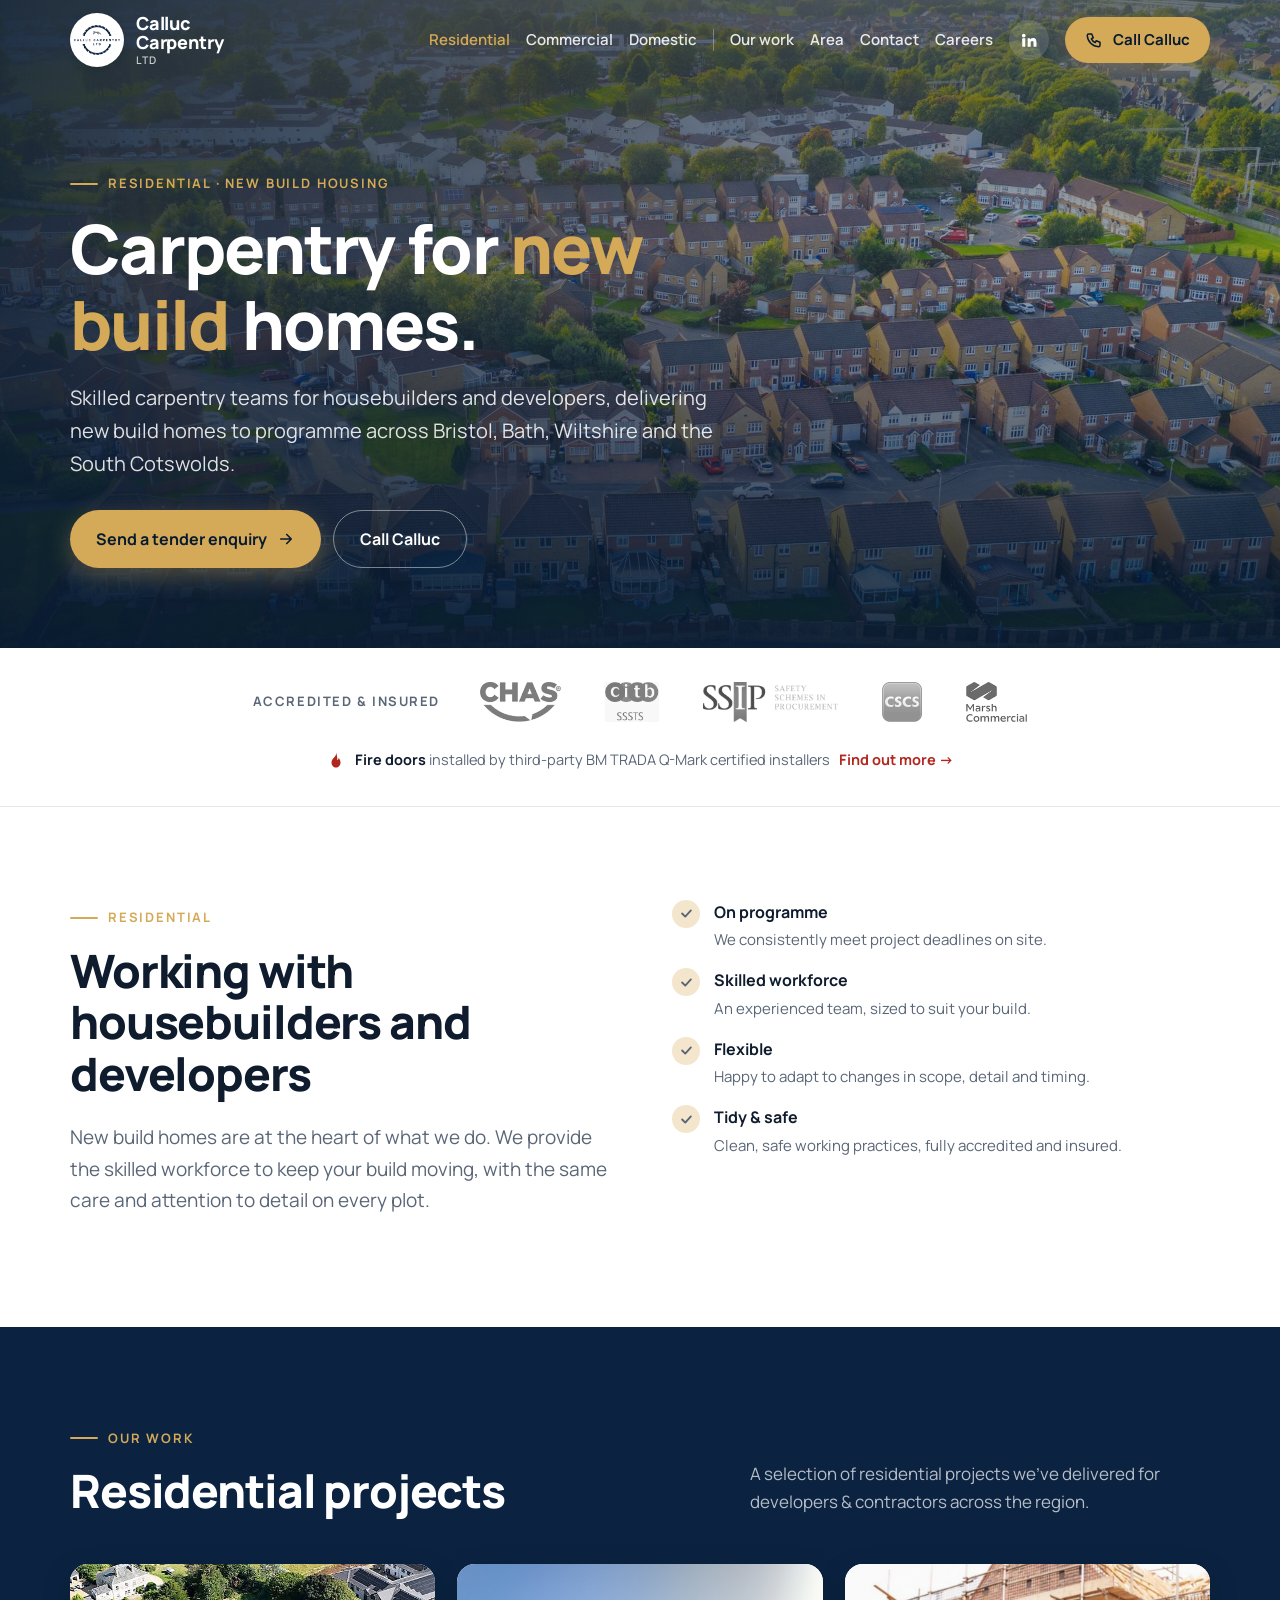
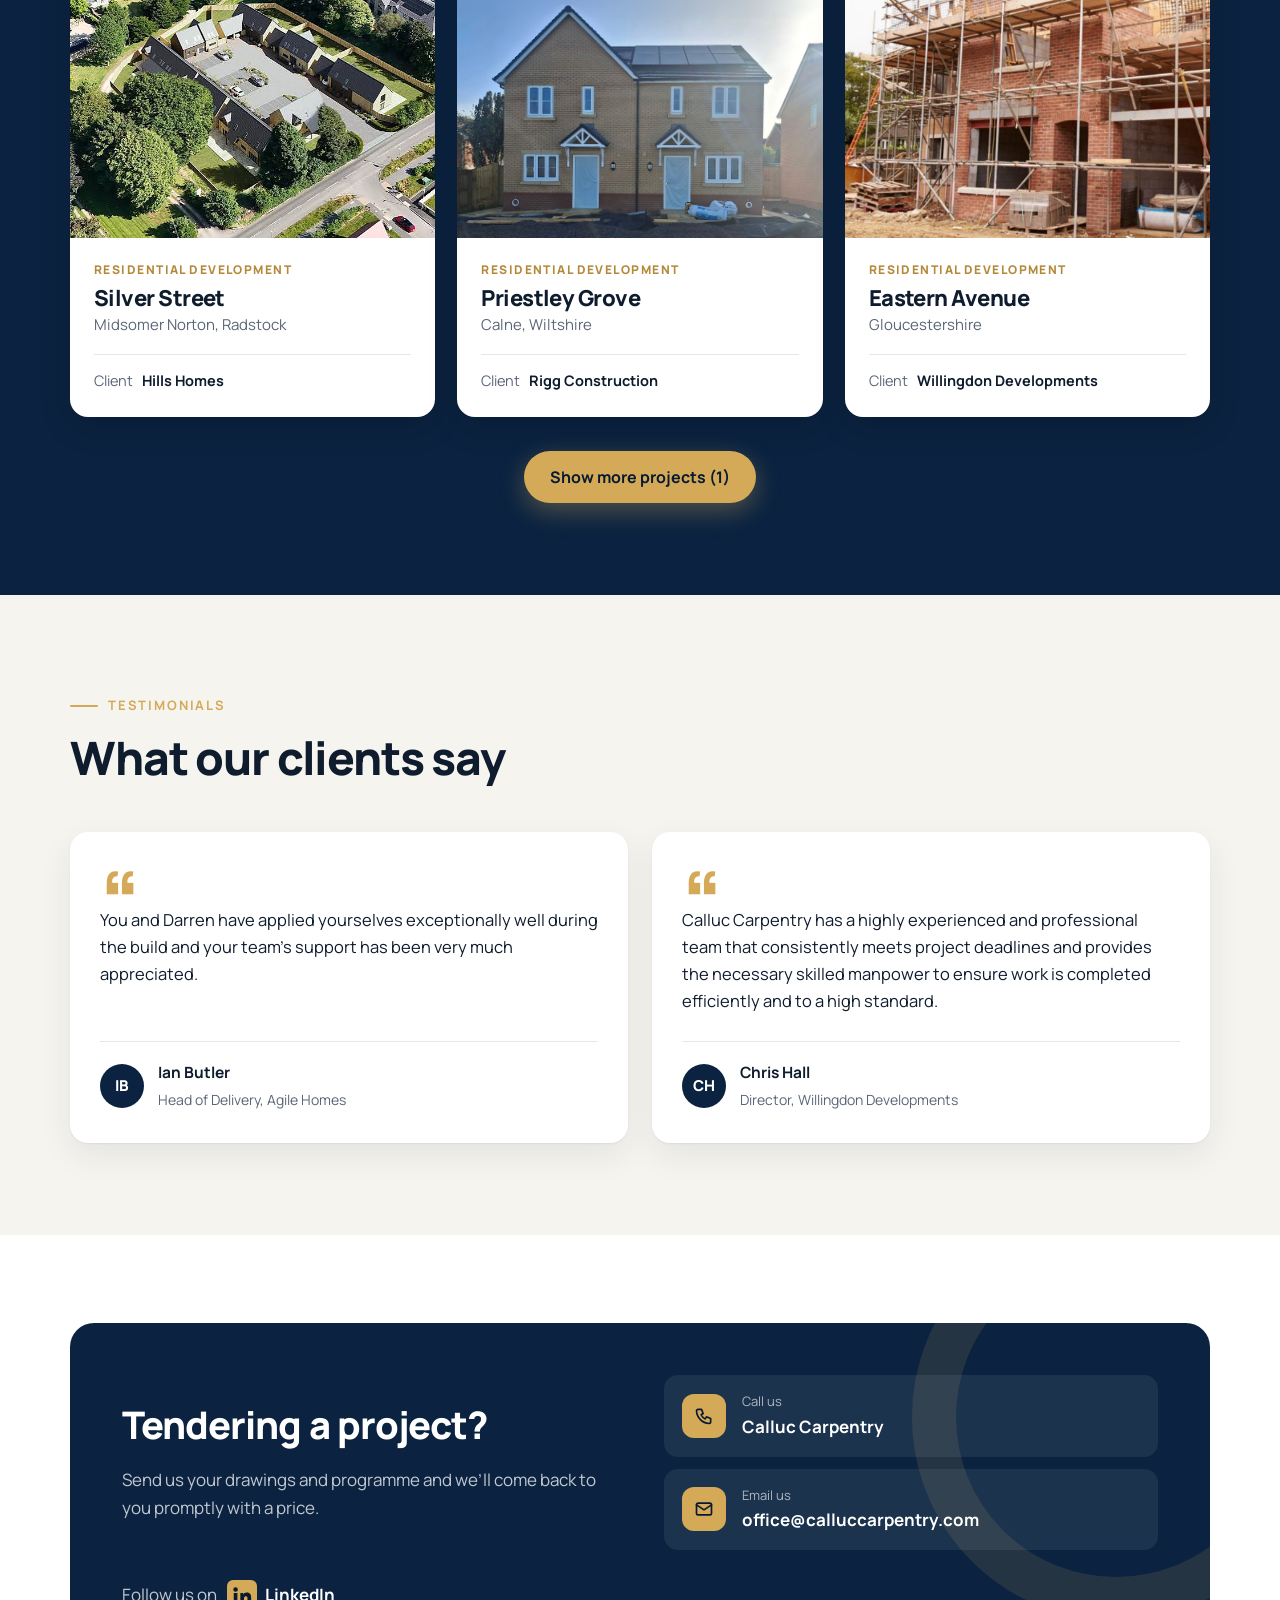
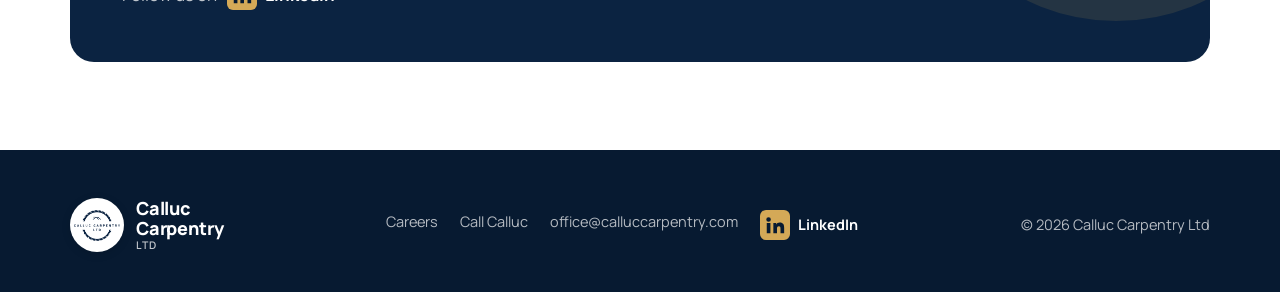
<file: residential.html>
<!doctype html>
<html lang="en-GB">
<head>
  <meta charset="utf-8">
  <meta name="viewport" content="width=device-width, initial-scale=1">
  <title>Residential | Calluc Carpentry Ltd</title>
  <meta name="description" content="New build housing carpentry for housebuilders and developers across Bristol, Bath, Wiltshire and the South Cotswolds.">
  <link rel="canonical" href="https://www.calluccarpentry.com/residential.html">
  <meta property="og:url" content="https://www.calluccarpentry.com/residential.html">
  <meta name="theme-color" content="#0b2341">
  <meta property="og:title" content="Calluc Carpentry Ltd | Carpentry Contractor, Bristol &amp; Wiltshire">
  <meta property="og:description" content="Carpentry contractor for new build homes, commercial carpentry and renovations across Bristol and Wiltshire.">
  <meta property="og:type" content="website">
  <meta property="og:image" content="https://www.calluccarpentry.com/icons/icon-512.png">
  <link rel="icon" href="icons/favicon-32.png" sizes="32x32" type="image/png">
  <link rel="icon" href="icons/icon-192.png" sizes="192x192" type="image/png">
  <link rel="apple-touch-icon" href="icons/apple-touch-icon.png">
  <link rel="preconnect" href="https://fonts.googleapis.com">
  <link rel="preconnect" href="https://fonts.gstatic.com" crossorigin>
  <link href="https://fonts.googleapis.com/css2?family=Manrope:wght@400;500;600;700;800&display=swap" rel="stylesheet">
  <link rel="preload" as="image" href="img/aerial-wide.jpg">
  <link rel="stylesheet" href="site.css?v=20261115j">
</head>
<body>

  <header class="site-header" id="header">
    <div class="wrap">
      <a class="brand" href="index.html" aria-label="Calluc Carpentry Ltd, home">
        <span class="brand-badge"><img src="img/logo.png" alt="Calluc Carpentry logo"></span>
        <span class="brand-name brand-stack">Calluc<br>Carpentry<small>Ltd</small></span>
      </a>
      <a class="call-mini" href="tel:+447810303994" aria-label="Call Calluc"><svg viewBox="0 0 24 24" fill="none" stroke="currentColor" stroke-width="2" stroke-linecap="round" stroke-linejoin="round"><path d="M5 4h4l2 5-2.5 1.5a11 11 0 0 0 5 5L15 13l5 2v4a2 2 0 0 1-2 2A16 16 0 0 1 3 6a2 2 0 0 1 2-2"/></svg></a>
      <button class="menu-btn" id="menuBtn" aria-label="Open menu" aria-expanded="false" aria-controls="nav">
        <svg width="26" height="26" viewBox="0 0 24 24" fill="none" stroke="currentColor" stroke-width="2" stroke-linecap="round"><path d="M4 7h16M4 12h16M4 17h16"/></svg>
      </button>
      <nav class="nav" id="nav" aria-label="Main">
        <a class="link tab" href="residential.html" aria-current="page">Residential</a>
        <a class="link tab" href="commercial.html">Commercial</a>
        <a class="link tab" href="domestic.html">Domestic</a>
        <span class="sep" aria-hidden="true"></span>
        <a class="link" href="index.html#work">Our work</a>
        <a class="link" href="index.html#area">Area</a>
        <a class="link" href="index.html#contact">Contact</a>
        <a class="link" href="careers.html">Careers</a>
        <a class="nav-social" href="https://www.linkedin.com/company/calluc-carpentry-ltd/" target="_blank" rel="noopener" aria-label="Calluc Carpentry on LinkedIn"><svg viewBox="0 0 24 24" fill="currentColor" aria-hidden="true"><path d="M4.98 3.5a2.5 2.5 0 1 1 0 5 2.5 2.5 0 0 1 0-5zM3 9.75h4V21H3V9.75zM9.5 9.75h3.8v1.6h.06c.53-.95 1.83-1.95 3.76-1.95 4.02 0 4.88 2.5 4.88 5.96V21h-4v-5.02c0-1.2-.02-2.74-1.76-2.74-1.76 0-2.03 1.3-2.03 2.65V21h-4V9.75z"/></svg><span>LinkedIn</span></a>
        <a class="btn btn-gold" href="tel:+447810303994"><svg viewBox="0 0 24 24" fill="none" stroke="currentColor" stroke-width="2" stroke-linecap="round" stroke-linejoin="round"><path d="M5 4h4l2 5-2.5 1.5a11 11 0 0 0 5 5L15 13l5 2v4a2 2 0 0 1-2 2A16 16 0 0 1 3 6a2 2 0 0 1 2-2"/></svg>Call Calluc</a>
      </nav>
    </div>
  </header>

  <main id="top">
    <section class="page-hero" style="background-image:url(img/aerial-wide.jpg);background-position:50% 75%">
      <div class="wrap">
        <span class="eyebrow">Residential · New build housing</span>
        <h1>Carpentry for <em>new build</em> homes.</h1>
        <p>Skilled carpentry teams for housebuilders and developers, delivering new build homes to programme across Bristol, Bath, Wiltshire and the South Cotswolds.</p>
        <div class="hero-actions">
          <a class="btn btn-gold" href="mailto:office@calluccarpentry.com?subject=Residential%20tender%20enquiry">Send a tender enquiry
            <svg viewBox="0 0 24 24" fill="none" stroke="currentColor" stroke-width="2.2" stroke-linecap="round" stroke-linejoin="round"><path d="M5 12h14M13 6l6 6-6 6"/></svg></a>
          <a class="btn btn-outline" href="tel:+447810303994">Call Calluc</a>
        </div>
      </div>
    </section>

    <div class="accred" aria-label="Accreditations">
      <div class="wrap">
        <span class="accred-label">Accredited &amp; insured</span>
        <div class="accred-logos">
          <img src="img/logo-chas.png" alt="CHAS" loading="lazy">
          <img src="img/logo-citb.png" alt="CITB SSSTS" loading="lazy">
          <img src="img/logo-ssip.png" alt="SSIP" loading="lazy">
          <img src="img/logo-cscs.png" alt="CSCS" loading="lazy">
          <img src="img/logo-marsh.png" alt="Marsh Commercial" loading="lazy">
        </div>
        <a class="fire-note" href="commercial.html#fire-doors"><svg width="18" height="18" style="color:#b3261e;flex:none" viewBox="0 0 24 24" fill="currentColor" aria-hidden="true"><path d="M12 2c.6 3.2-1 5-2.6 6.800C7.700 10.600 6 12.500 6 15.200 6 18.900 8.700 22 12 22s6-3.100 6-6.800c0-2.300-1.100-4.300-2.400-5.900-.3 1.500-1 2.500-2.100 3.100.5-3.300-.2-7.300-1.500-10.400z"/></svg><span><b>Fire doors</b> installed by third-party BM TRADA Q-Mark certified installers <em>Find out more →</em></span></a>
      </div>
    </div>

    <section>
      <div class="wrap sector-grid">
        <div class="reveal">
          <span class="eyebrow">Residential</span>
          <h2>Working with housebuilders and developers</h2>
          <p class="lead">New build homes are at the heart of what we do. We provide the skilled workforce to keep your build moving, with the same care and attention to detail on every plot.</p>
        </div>
        <ul class="values reveal">
            <li><span class="tick"><svg viewBox="0 0 24 24" fill="none" stroke="currentColor" stroke-width="3" stroke-linecap="round" stroke-linejoin="round"><path d="m5 12 5 5 9-10"/></svg></span><div><strong>On programme</strong><span>We consistently meet project deadlines on site.</span></div></li>
            <li><span class="tick"><svg viewBox="0 0 24 24" fill="none" stroke="currentColor" stroke-width="3" stroke-linecap="round" stroke-linejoin="round"><path d="m5 12 5 5 9-10"/></svg></span><div><strong>Skilled workforce</strong><span>An experienced team, sized to suit your build.</span></div></li>
            <li><span class="tick"><svg viewBox="0 0 24 24" fill="none" stroke="currentColor" stroke-width="3" stroke-linecap="round" stroke-linejoin="round"><path d="m5 12 5 5 9-10"/></svg></span><div><strong>Flexible</strong><span>Happy to adapt to changes in scope, detail and timing.</span></div></li>
            <li><span class="tick"><svg viewBox="0 0 24 24" fill="none" stroke="currentColor" stroke-width="3" stroke-linecap="round" stroke-linejoin="round"><path d="m5 12 5 5 9-10"/></svg></span><div><strong>Tidy &amp; safe</strong><span>Clean, safe working practices, fully accredited and insured.</span></div></li>
        </ul>
      </div>
    </section>

    <section id="work" class="work">
      <div class="wrap">
        <div class="head-row reveal"><div><span class="eyebrow">Our work</span><h2>Residential projects</h2></div><p>A selection of residential projects we’ve delivered for developers &amp; contractors across the region.</p></div>
        <div class="pgrid">
          <article class="pcard reveal">
            <div class="pcard-img"><img src="img/proj-silver-street-wide.jpg" alt="Silver Street, Midsomer Norton, Radstock" loading="lazy"></div>
            <div class="pcard-body"><span class="pcard-tag">Residential development</span><h3>Silver Street</h3><p class="pcard-loc">Midsomer Norton, Radstock</p><p class="pcard-client">Client <b>Hills Homes</b></p></div>
          </article>
          <article class="pcard reveal">
            <div class="pcard-img"><img src="img/proj-priestley-grove.jpg" alt="New-build homes at Priestley Grove, Calne, Wiltshire" loading="lazy"></div>
            <div class="pcard-body"><span class="pcard-tag">Residential development</span><h3>Priestley Grove</h3><p class="pcard-loc">Calne, Wiltshire</p><p class="pcard-client">Client <b>Rigg Construction</b></p></div>
          </article>
          <article class="pcard reveal">
            <div class="pcard-img"><img src="img/proj-willingdon.jpg" alt="Eastern Avenue, Gloucestershire" loading="lazy"></div>
            <div class="pcard-body"><span class="pcard-tag">Residential development</span><h3>Eastern Avenue</h3><p class="pcard-loc">Gloucestershire</p><p class="pcard-client">Client <b>Willingdon Developments</b></p></div>
          </article>
          <article class="pcard reveal">
            <div class="pcard-img"><img src="img/proj-laburnum.jpg" alt="Brick-built country house in Wiltshire" loading="lazy"></div>
            <div class="pcard-body"><span class="pcard-tag">Residential</span><h3>Private Residence</h3><p class="pcard-loc">Wiltshire</p><p class="pcard-client">Client <b>Laburnum Associates</b></p></div>
          </article>
        </div>
      </div>
    </section>

    <section class="testimonials">
      <div class="wrap">
        <div class="head-row reveal"><div><span class="eyebrow">Testimonials</span><h2>What our clients say</h2></div></div>
        <div class="quotes quotes-2">
          <figure class="quote reveal">
            <blockquote>You and Darren have applied yourselves exceptionally well during the build and your team’s support has been very much appreciated.</blockquote>
            <figcaption><span class="avatar">IB</span><div><b>Ian Butler</b><span>Head of Delivery, Agile Homes</span></div></figcaption>
          </figure>
          <figure class="quote reveal">
            <blockquote>Calluc Carpentry has a highly experienced and professional team that consistently meets project deadlines and provides the necessary skilled manpower to ensure work is completed efficiently and to a high standard.</blockquote>
            <figcaption><span class="avatar">CH</span><div><b>Chris Hall</b><span>Director, Willingdon Developments</span></div></figcaption>
          </figure>
        </div>
      </div>
    </section>

    <section id="contact" class="contact">
      <div class="wrap">
        <div class="contact-card contact-wide reveal">
          <h3>Tendering a project?</h3>
          <p>Send us your drawings and programme and we’ll come back to you promptly with a price.</p>
          <ul class="contact-list">
            <li><a href="tel:+447810303994"><span class="ico"><svg viewBox="0 0 24 24" fill="none" stroke="currentColor" stroke-width="2" stroke-linecap="round" stroke-linejoin="round"><path d="M5 4h4l2 5-2.5 1.5a11 11 0 0 0 5 5L15 13l5 2v4a2 2 0 0 1-2 2A16 16 0 0 1 3 6a2 2 0 0 1 2-2"/></svg></span><span><small>Call us</small><b>Calluc Carpentry</b></span></a></li>
            <li><a href="mailto:office@calluccarpentry.com?subject=Tender%20enquiry"><span class="ico"><svg viewBox="0 0 24 24" fill="none" stroke="currentColor" stroke-width="2" stroke-linecap="round" stroke-linejoin="round"><rect x="3" y="5" width="18" height="14" rx="2"/><path d="m3 7 9 6 9-6"/></svg></span><span><small>Email us</small><b>office@calluccarpentry.com</b></span></a></li>
          </ul>
          <p class="follow">Follow us on <a class="social" href="https://www.linkedin.com/company/calluc-carpentry-ltd/" target="_blank" rel="noopener" aria-label="Calluc Carpentry on LinkedIn"><svg viewBox="0 0 24 24" fill="currentColor" aria-hidden="true"><path d="M4.98 3.5a2.5 2.5 0 1 1 0 5 2.5 2.5 0 0 1 0-5zM3 9.75h4V21H3V9.75zM9.5 9.75h3.8v1.6h.06c.53-.95 1.83-1.95 3.76-1.95 4.02 0 4.88 2.5 4.88 5.96V21h-4v-5.02c0-1.2-.02-2.74-1.76-2.74-1.76 0-2.03 1.3-2.03 2.65V21h-4V9.75z"/></svg><span>LinkedIn</span></a></p>
        </div>
      </div>
    </section>
  </main>

  <footer>
    <div class="wrap">
      <a class="brand" href="index.html"><span class="brand-badge"><img src="img/logo.png" alt="Calluc Carpentry logo"></span><span class="brand-name brand-stack">Calluc<br>Carpentry<small>Ltd</small></span></a>
      <div class="foot-links">
        <a href="careers.html">Careers</a>
        <a href="tel:+447810303994">Call Calluc</a>
        <a href="mailto:office@calluccarpentry.com">office@calluccarpentry.com</a>
        <a class="social" href="https://www.linkedin.com/company/calluc-carpentry-ltd/" target="_blank" rel="noopener" aria-label="Calluc Carpentry on LinkedIn"><svg viewBox="0 0 24 24" fill="currentColor" aria-hidden="true"><path d="M4.98 3.5a2.5 2.5 0 1 1 0 5 2.5 2.5 0 0 1 0-5zM3 9.75h4V21H3V9.75zM9.5 9.75h3.8v1.6h.06c.53-.95 1.83-1.95 3.76-1.95 4.02 0 4.88 2.5 4.88 5.96V21h-4v-5.02c0-1.2-.02-2.74-1.76-2.74-1.76 0-2.03 1.3-2.03 2.65V21h-4V9.75z"/></svg><span>LinkedIn</span></a>
      </div>
      <span>© <span id="yr">2026</span> Calluc Carpentry Ltd</span>
    </div>
  </footer>

  <div class="mobile-bar" id="mobileBar">
    <a class="btn btn-gold" href="tel:+447810303994">Call Calluc</a>
    <a class="btn btn-navy" href="mailto:office@calluccarpentry.com?subject=Project%20enquiry">Email us</a>
  </div>

  <script src="site.js?v=20261115j"></script>
</body>
</html>
</file>
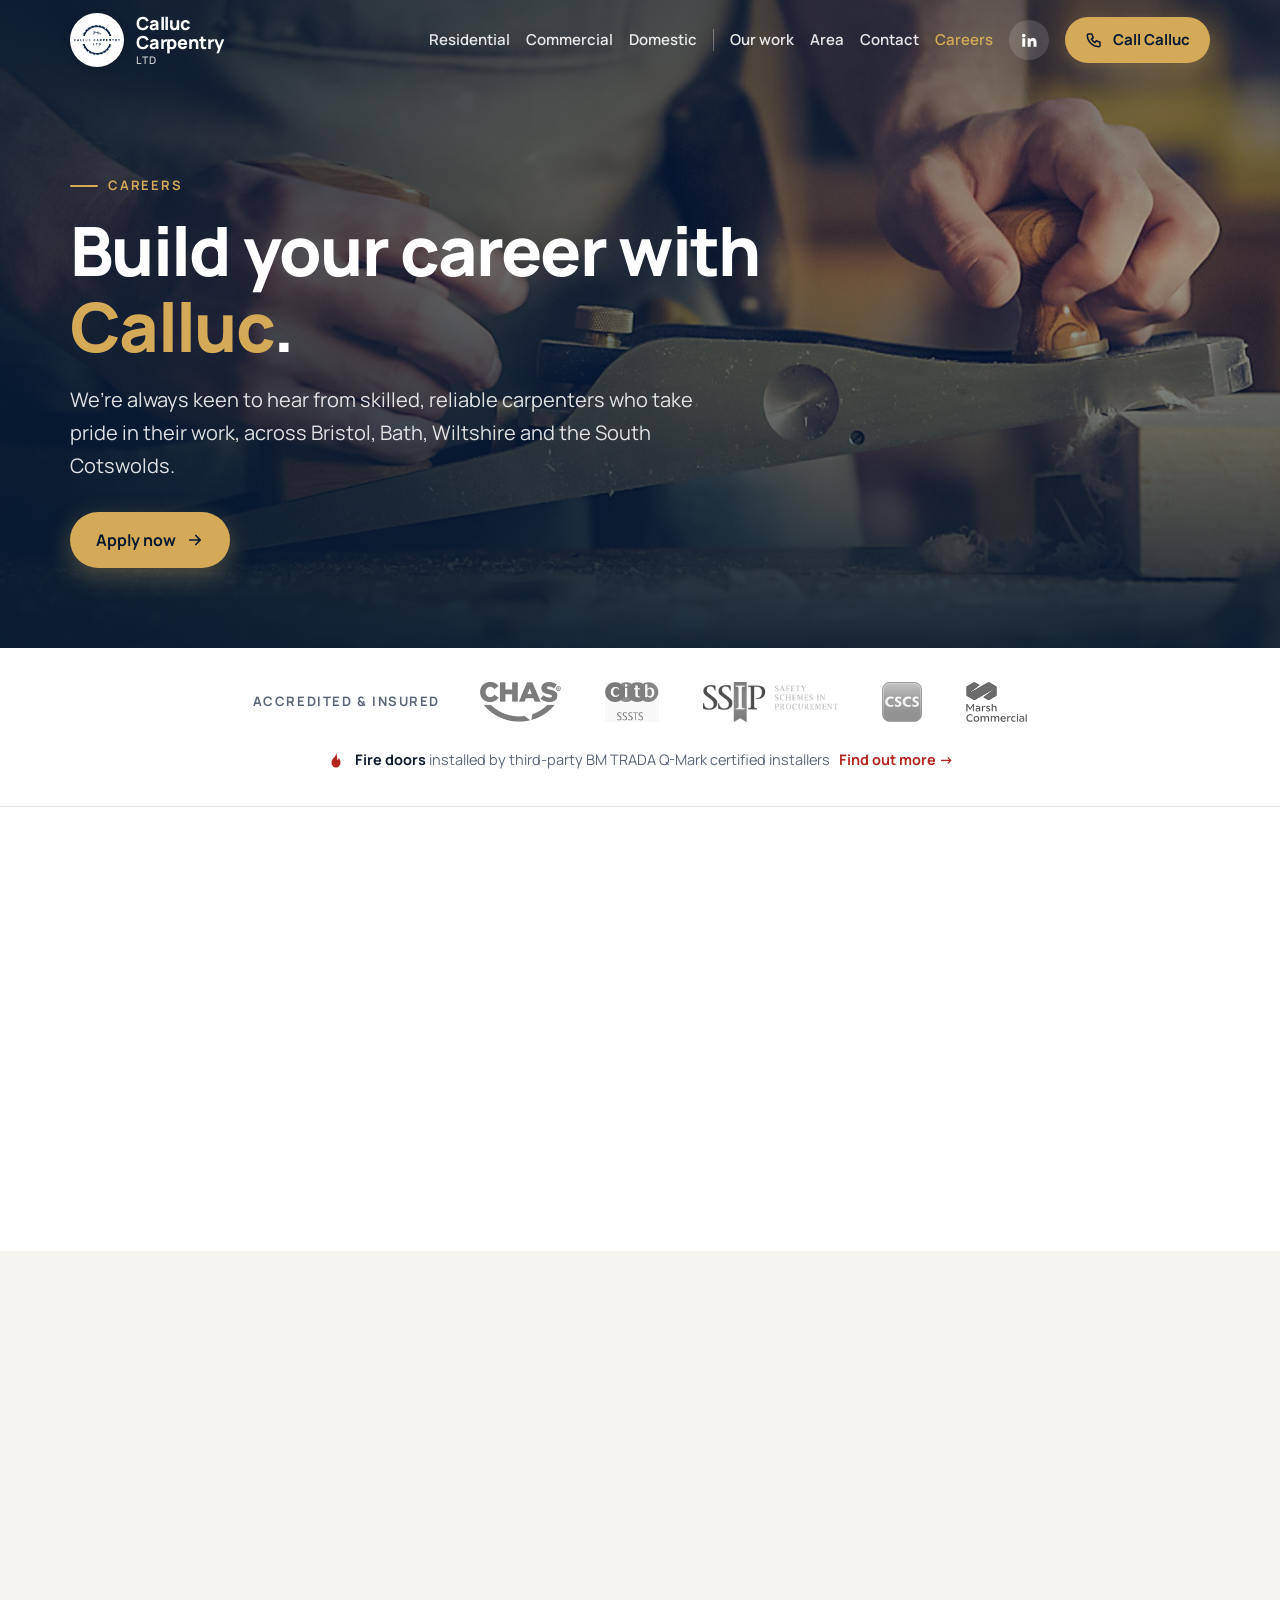
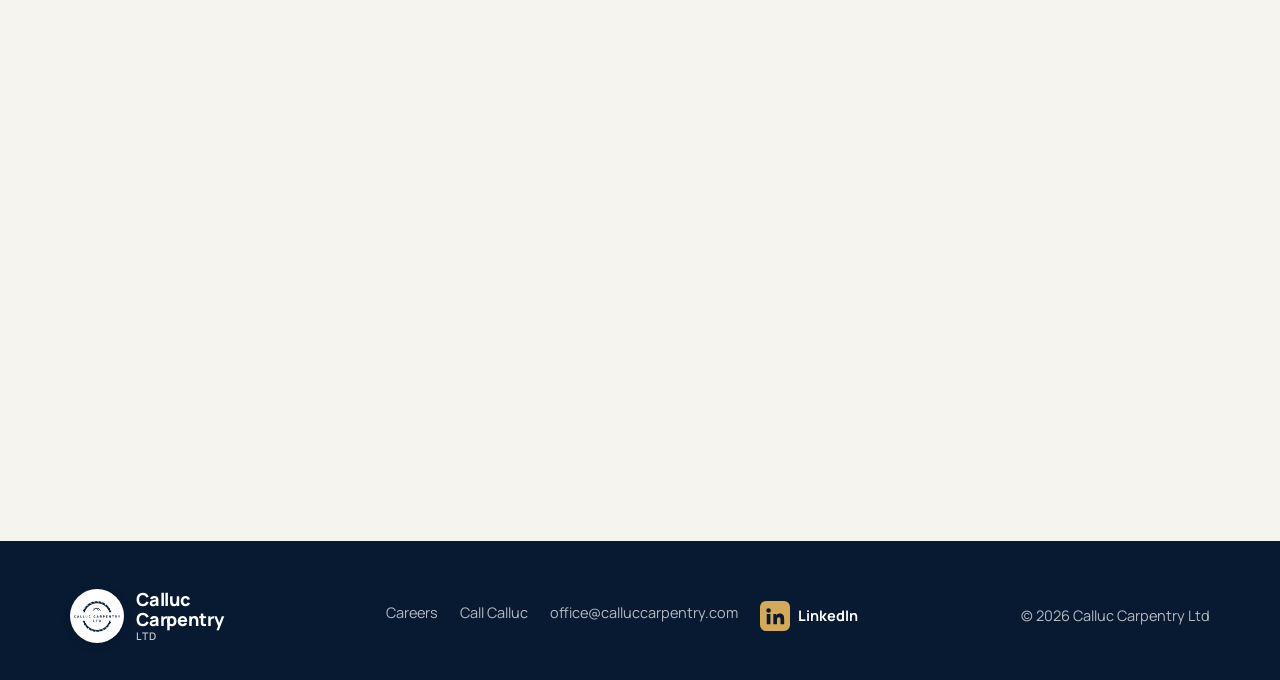
<file: preview/careers.html>
<!doctype html><meta charset="utf-8"><meta name="robots" content="noindex"><title>Calluc Carpentry Ltd</title><meta http-equiv="refresh" content="0; url=../careers.html"><link rel="canonical" href="https://www.calluccarpentry.com/careers.html"><p><a href="../careers.html">Go to the Calluc Carpentry website</a></p>
</file>
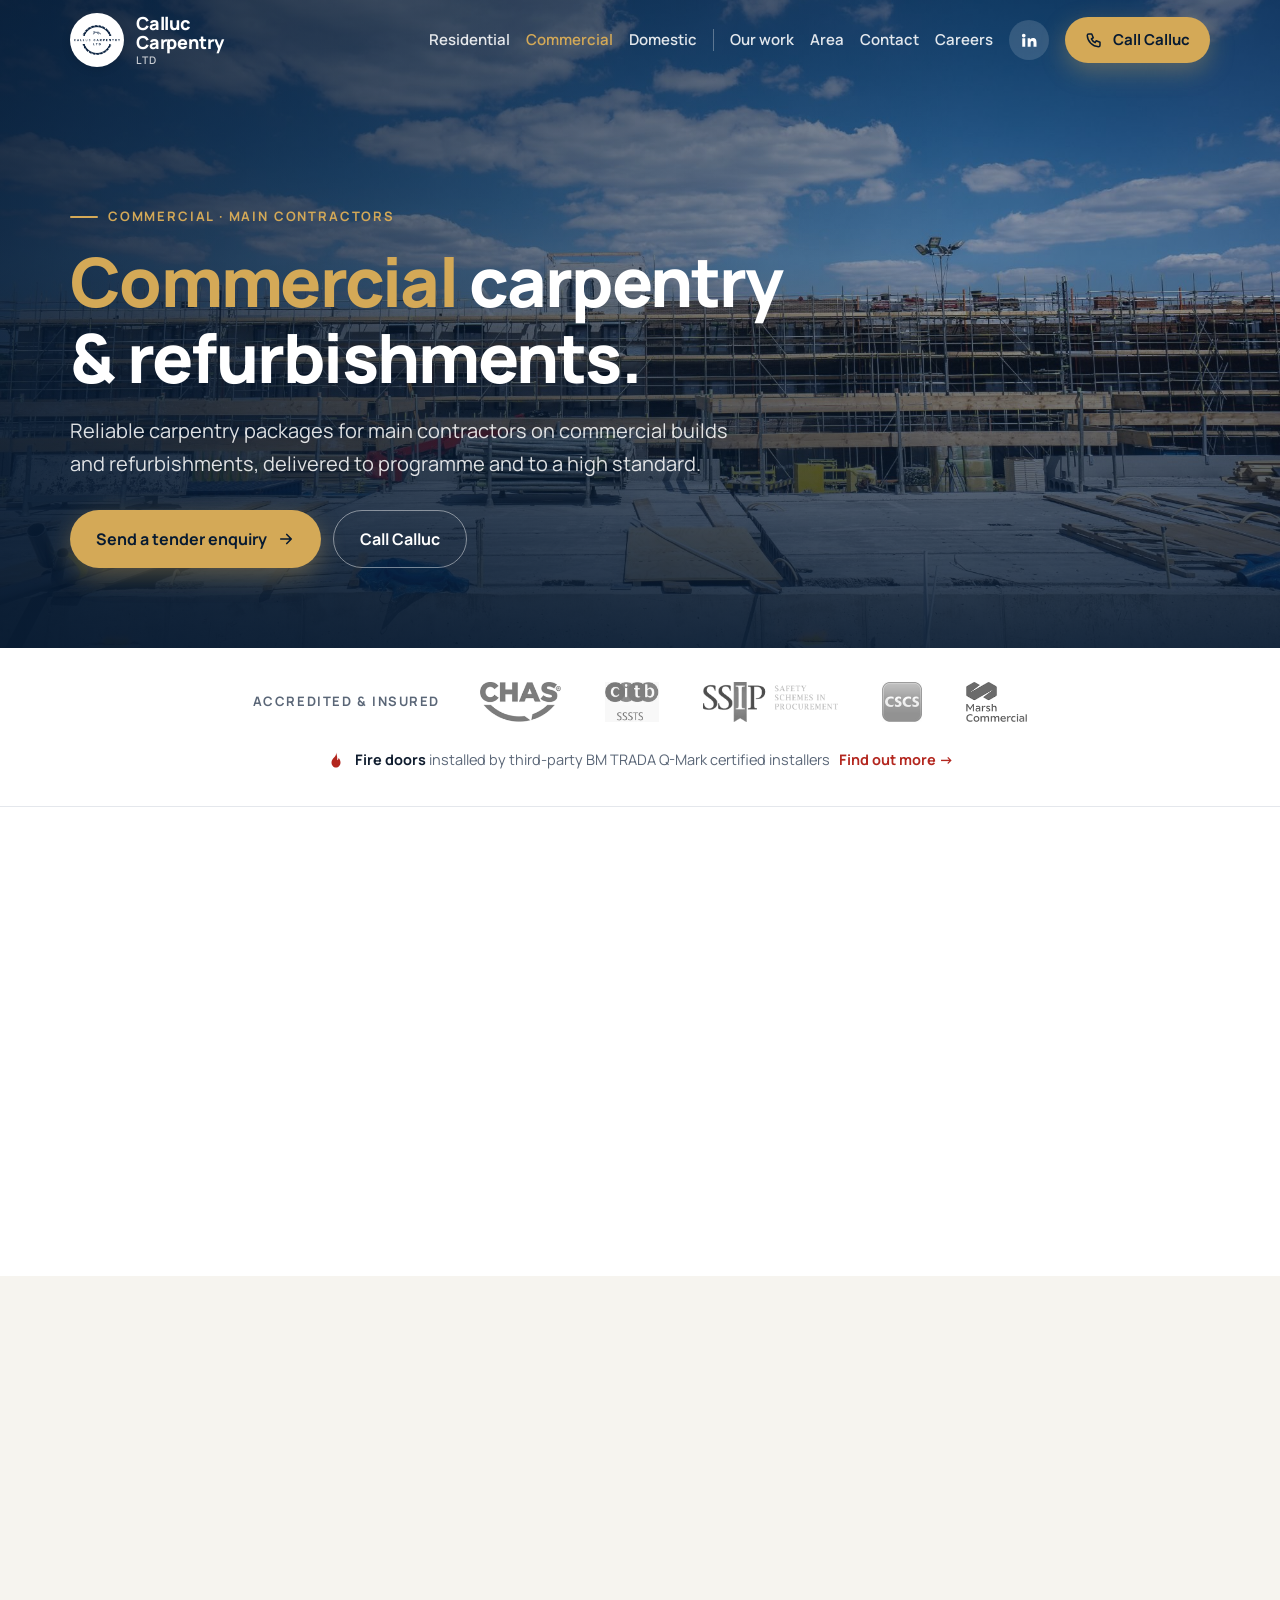
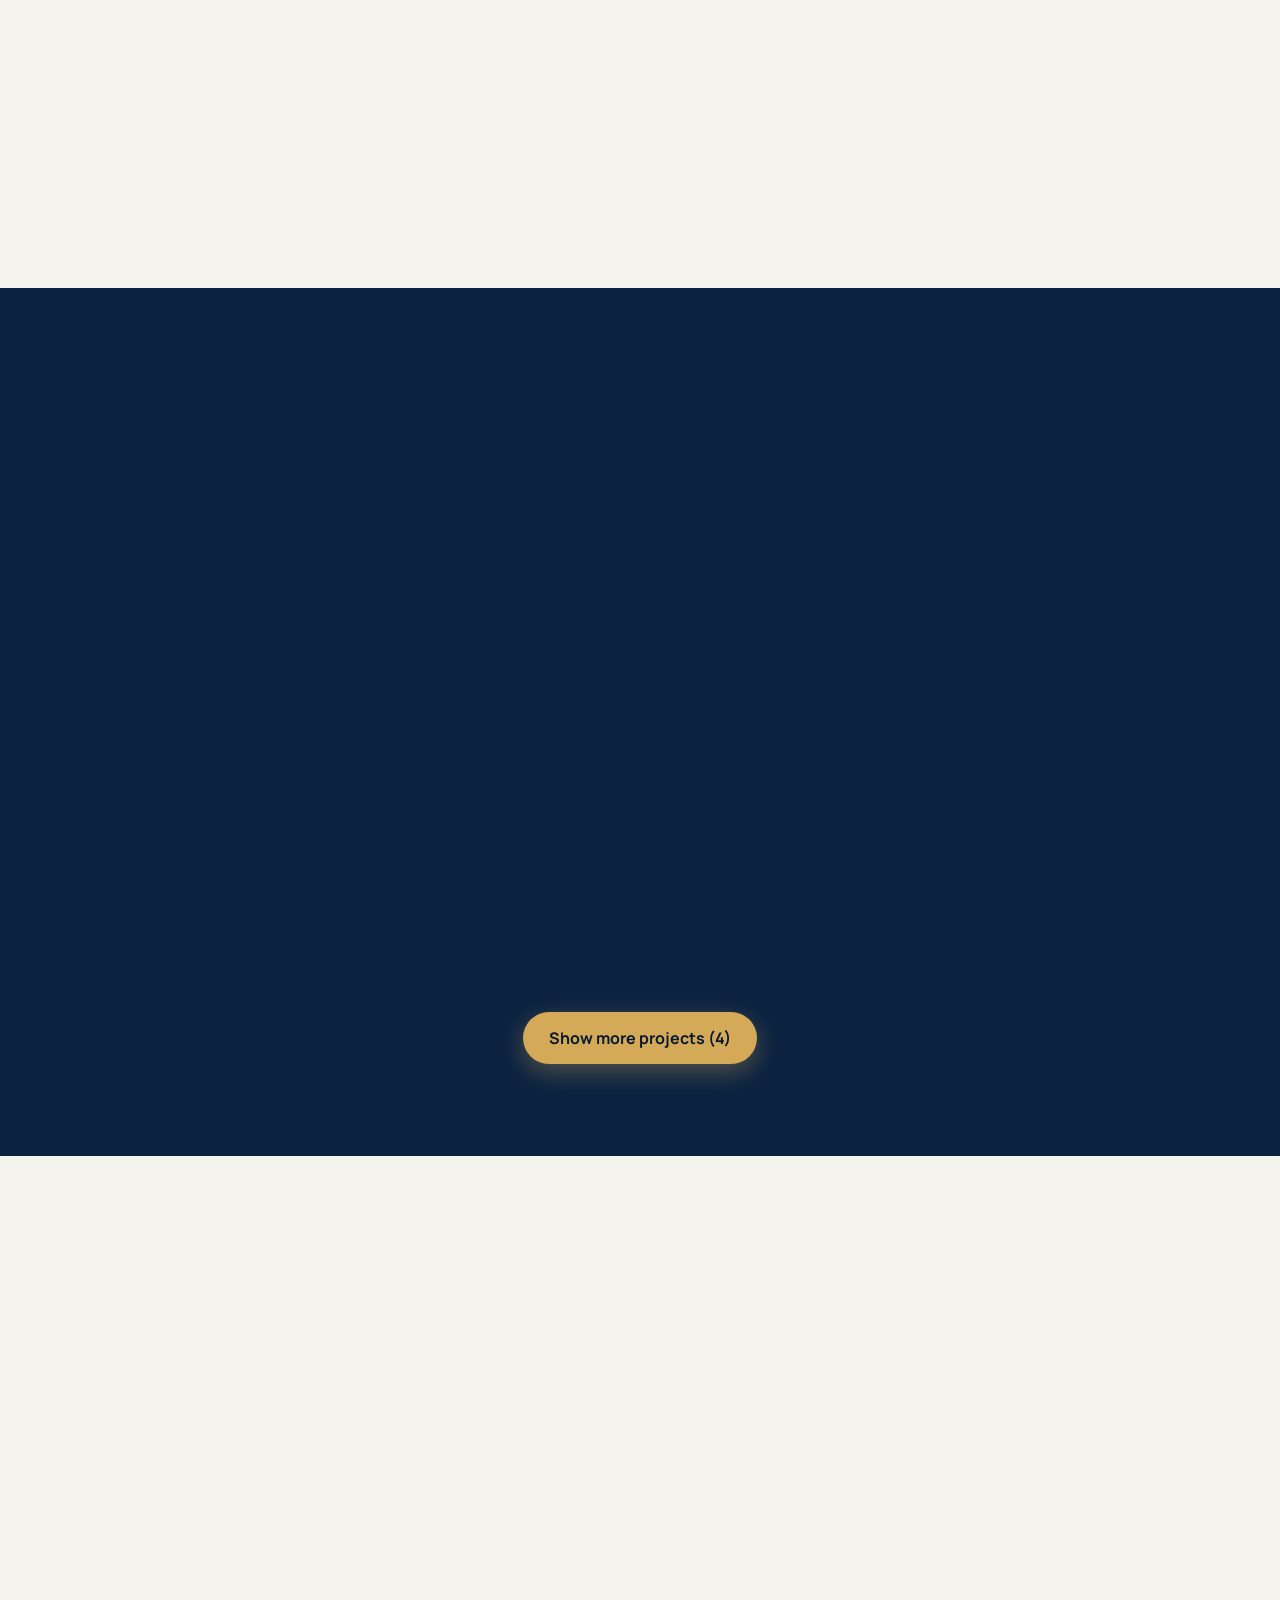
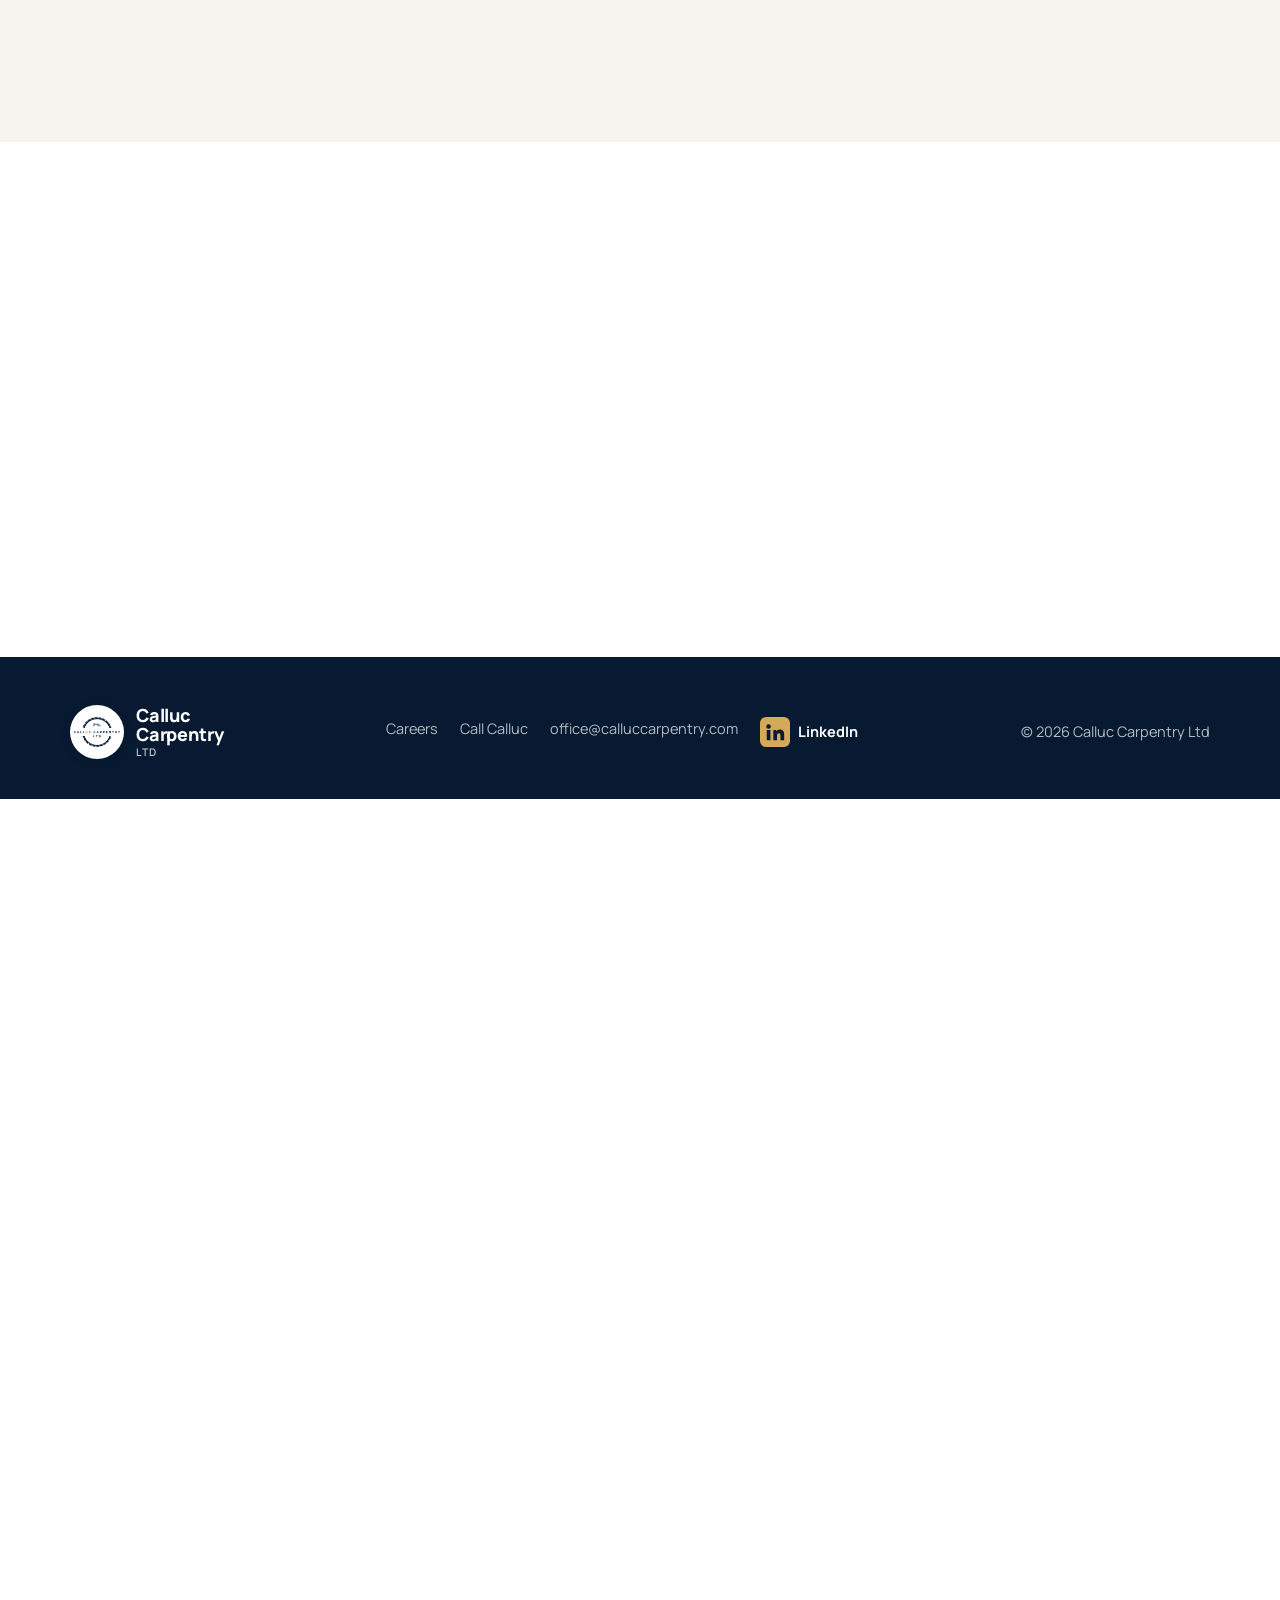
<file: preview/commercial.html>
<!doctype html><meta charset="utf-8"><meta name="robots" content="noindex"><title>Calluc Carpentry Ltd</title><meta http-equiv="refresh" content="0; url=../commercial.html"><link rel="canonical" href="https://www.calluccarpentry.com/commercial.html"><p><a href="../commercial.html">Go to the Calluc Carpentry website</a></p>
</file>
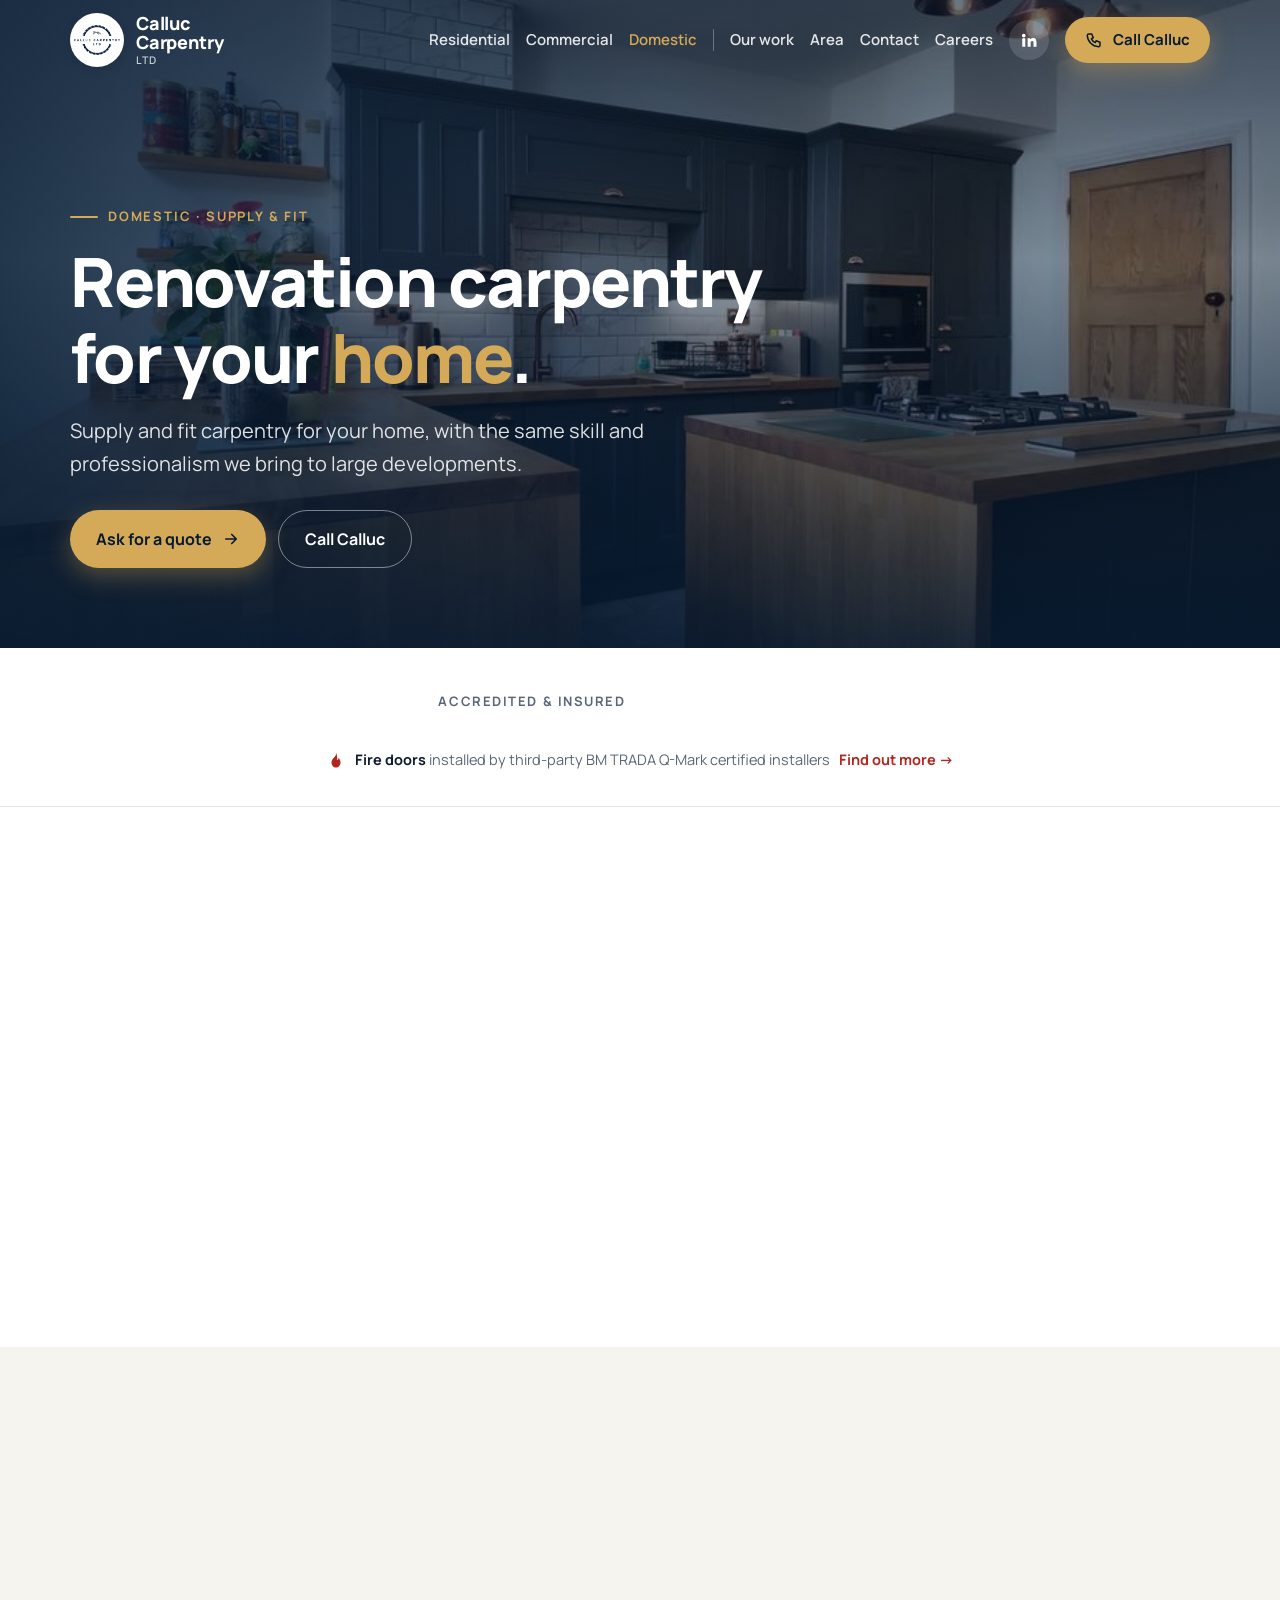
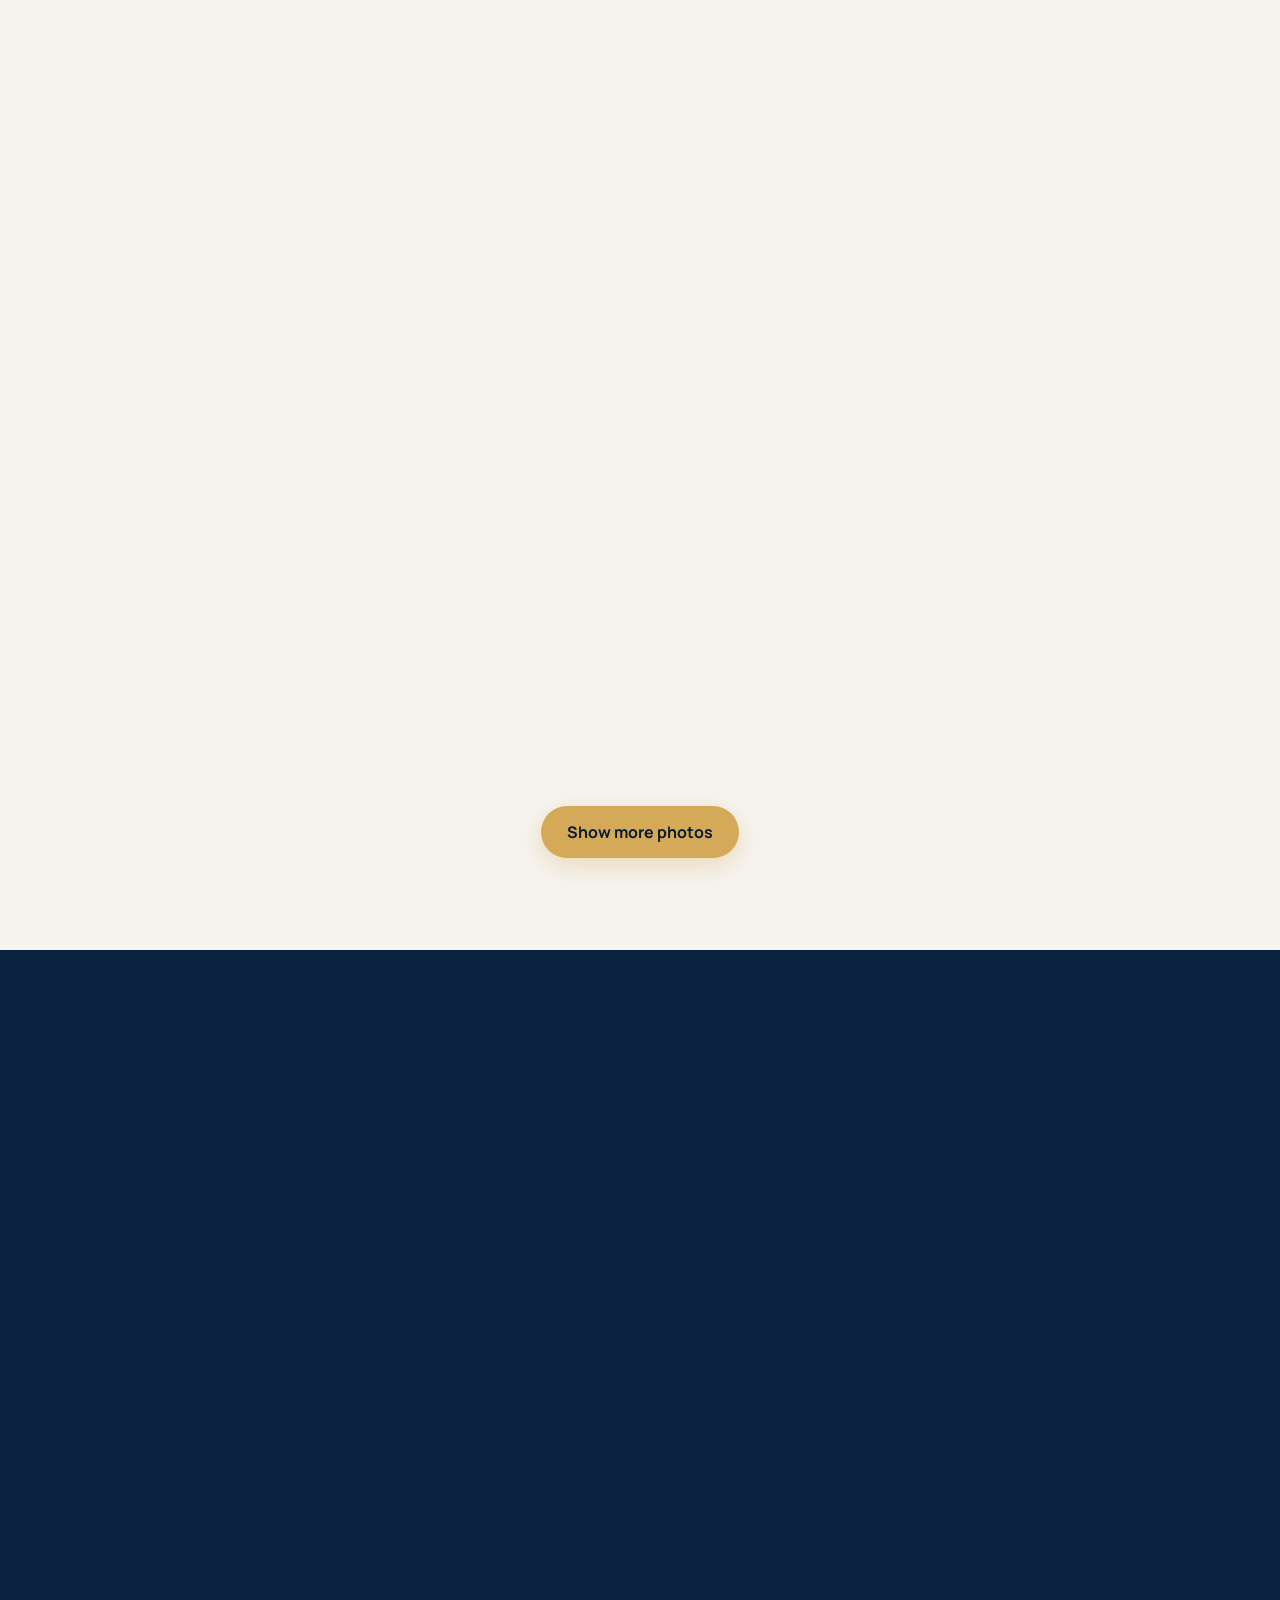
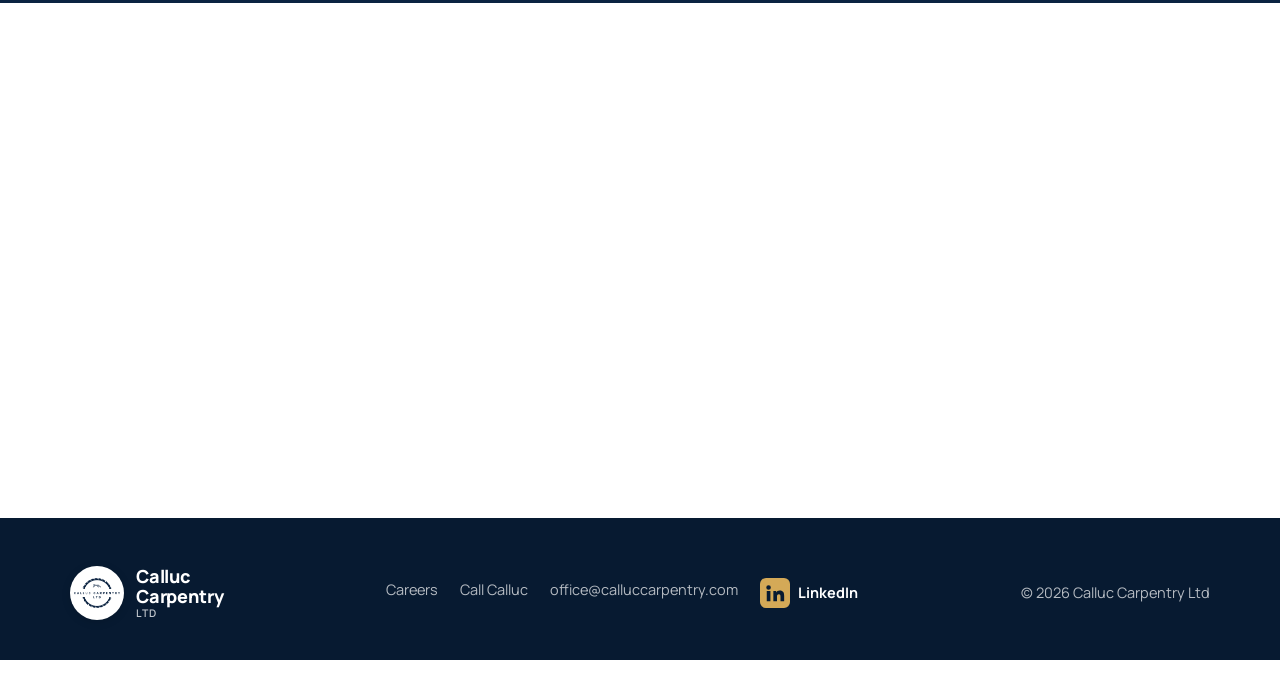
<file: preview/domestic.html>
<!doctype html><meta charset="utf-8"><meta name="robots" content="noindex"><title>Calluc Carpentry Ltd</title><meta http-equiv="refresh" content="0; url=../domestic.html"><link rel="canonical" href="https://www.calluccarpentry.com/domestic.html"><p><a href="../domestic.html">Go to the Calluc Carpentry website</a></p>
</file>
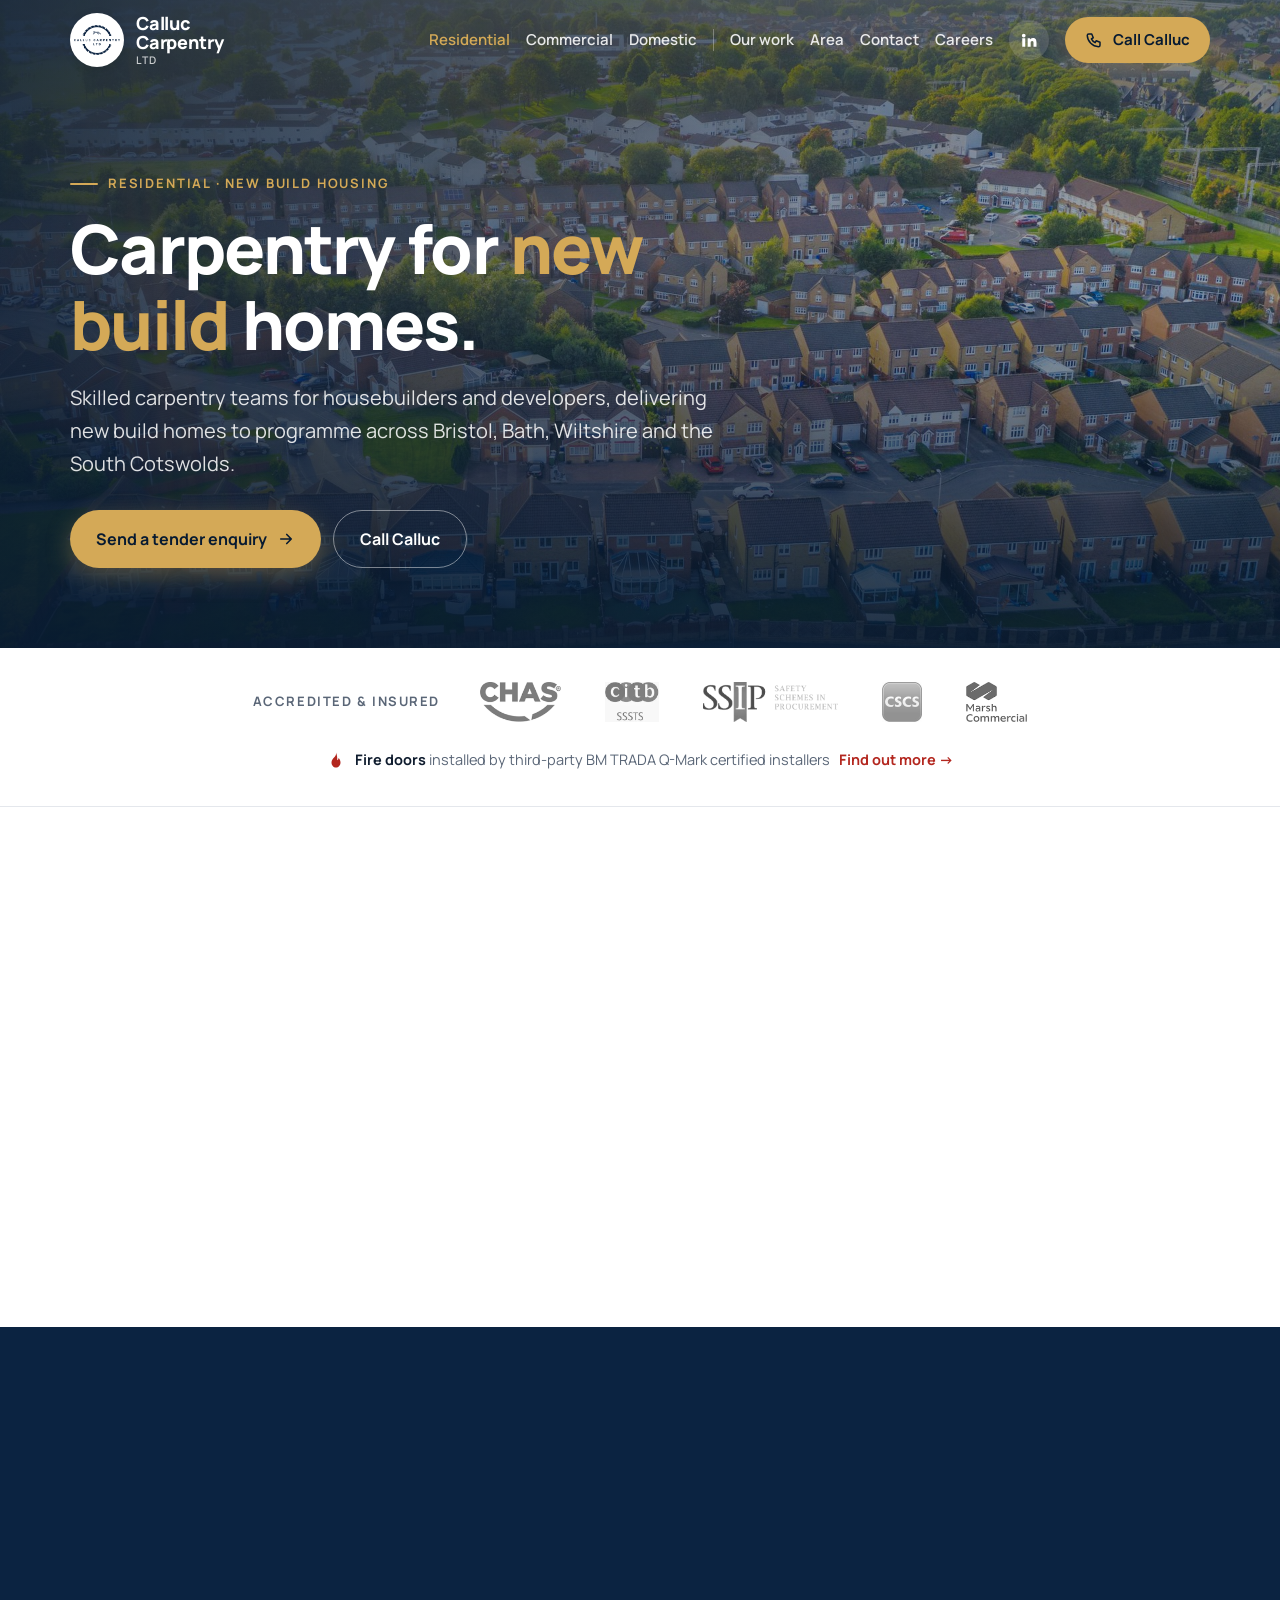
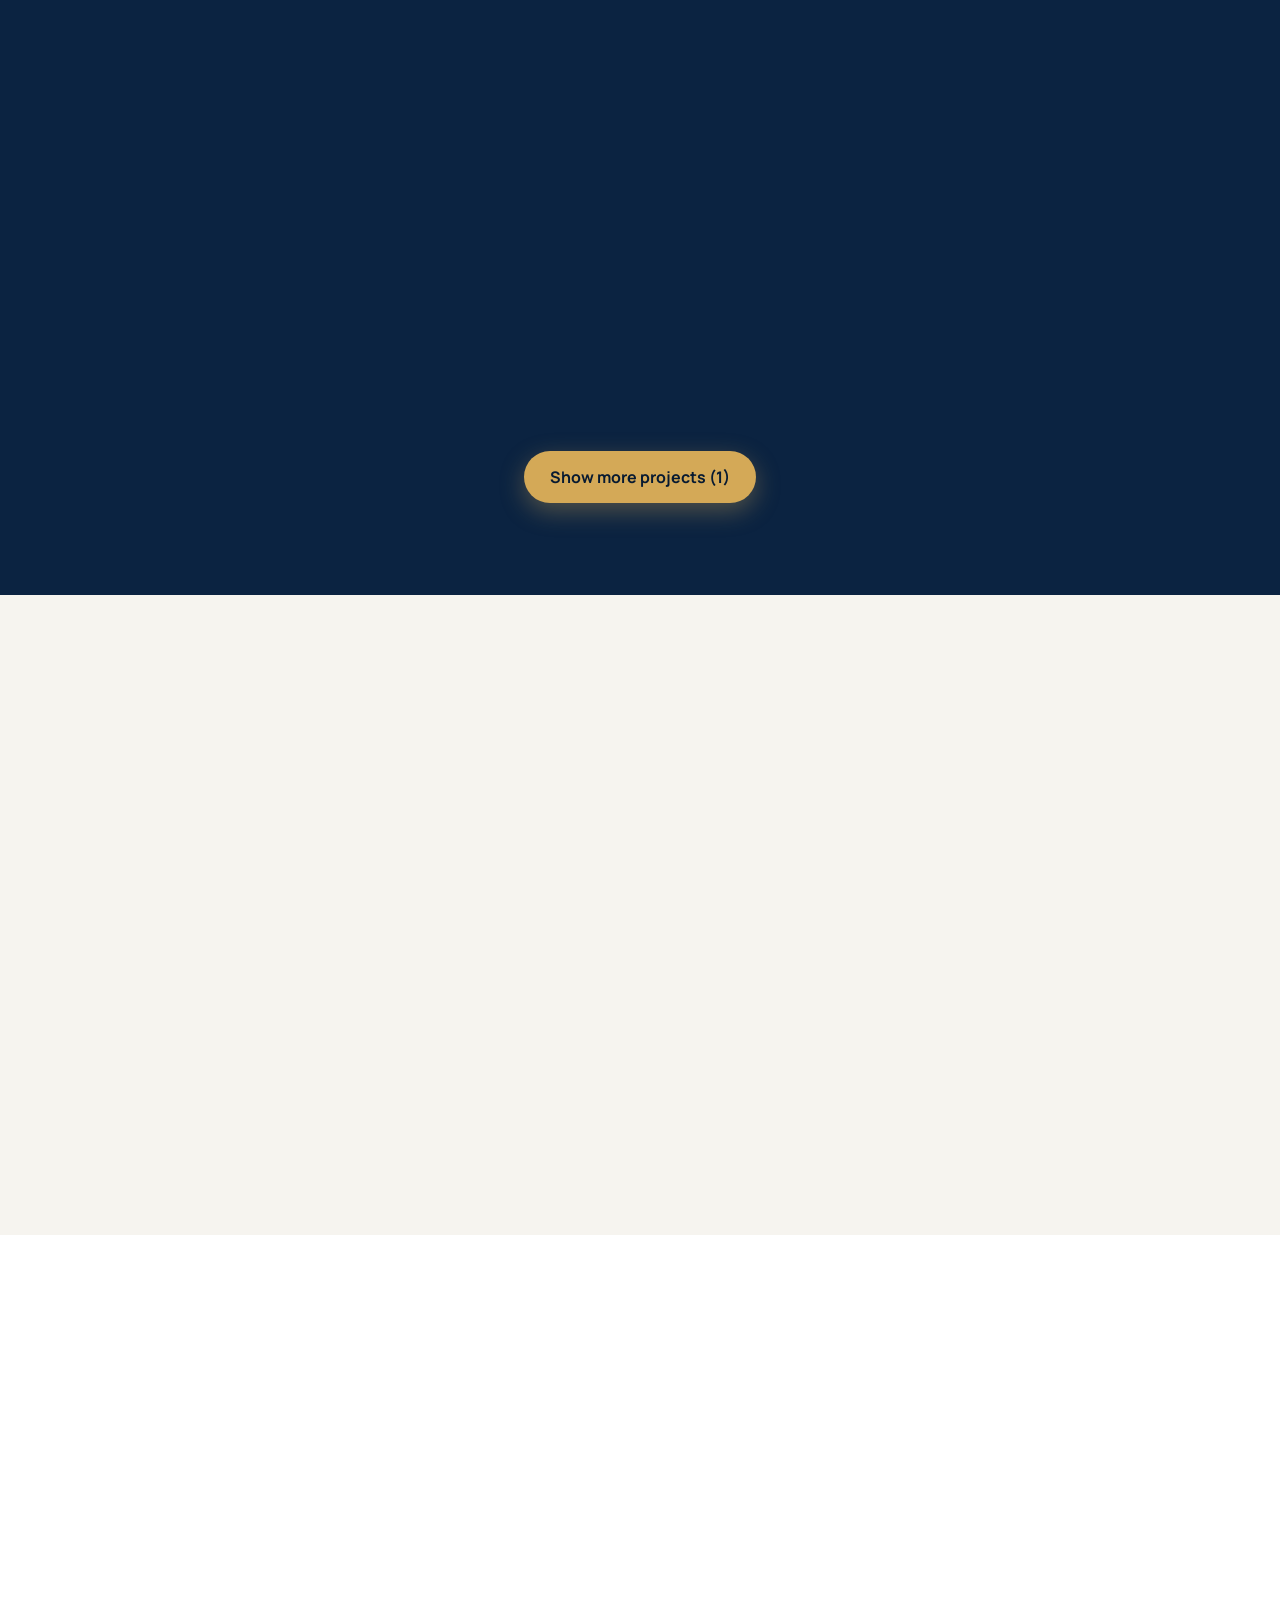
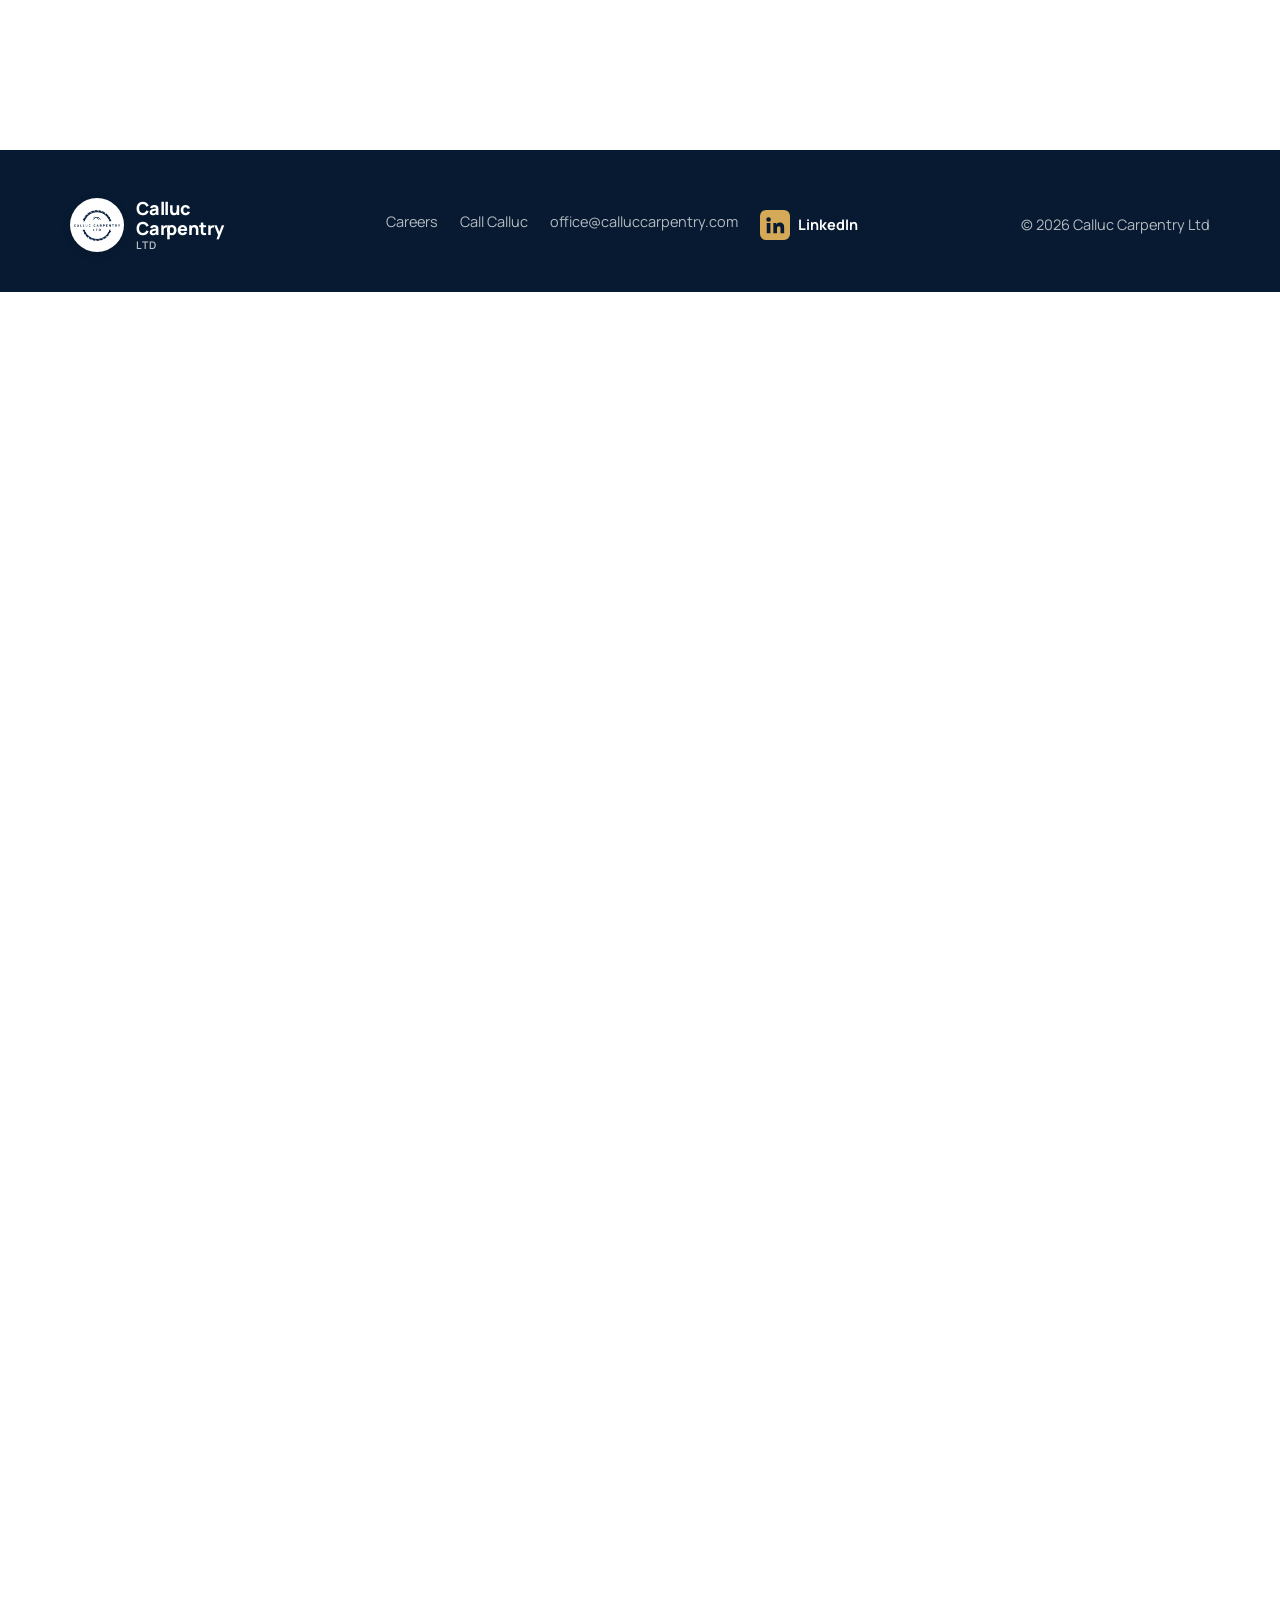
<file: preview/residential.html>
<!doctype html><meta charset="utf-8"><meta name="robots" content="noindex"><title>Calluc Carpentry Ltd</title><meta http-equiv="refresh" content="0; url=../residential.html"><link rel="canonical" href="https://www.calluccarpentry.com/residential.html"><p><a href="../residential.html">Go to the Calluc Carpentry website</a></p>
</file>
<file: site.css>
:root {
  --navy: #0b2341;
  --navy-2: #12325a;
  --navy-deep: #071a31;
  --gold: #d4a957;
  --gold-soft: #f3e6cc;
  --ink: #0f1c2e;
  --muted: #5a6677;
  --line: #e4e7ec;
  --bg: #ffffff;
  --bg-soft: #f6f4ef;
  --radius: 18px;
  --wrap: 1180px;
  --shadow: 0 1px 2px rgba(11,35,65,.06), 0 12px 32px rgba(11,35,65,.08);
}
* { box-sizing: border-box; }
html { scroll-behavior: smooth; scroll-padding-top: 84px; }
body {
  margin: 0; background: var(--bg); color: var(--ink);
  font: 17px/1.65 Manrope, system-ui, -apple-system, "Segoe UI", Roboto, sans-serif;
  -webkit-font-smoothing: antialiased;
}
img, video { max-width: 100%; display: block; }
a { color: inherit; }
h1, h2, h3 { line-height: 1.12; letter-spacing: -.025em; margin: 0 0 .5em; font-weight: 800; }
h2 { font-size: clamp(30px, 4.2vw, 46px); }
p { margin: 0 0 1em; }
.wrap { max-width: var(--wrap); margin: 0 auto; padding: 0 20px; }
.eyebrow { display: inline-flex; align-items: center; gap: 10px; font-size: 13px; font-weight: 700; letter-spacing: .14em; text-transform: uppercase; color: var(--gold); margin-bottom: 16px; }
.eyebrow::before { content: ""; width: 28px; height: 2px; background: currentColor; border-radius: 2px; }
section { padding: 104px 0; }
.lead { font-size: 19px; color: var(--muted); max-width: 60ch; }

.btn { display: inline-flex; align-items: center; gap: 10px; padding: 15px 26px; border-radius: 999px; font-weight: 700; font-size: 16px; text-decoration: none; transition: transform .15s ease, background .15s ease, box-shadow .15s ease; white-space: nowrap; }
.btn:hover { transform: translateY(-2px); }
.btn-gold { background: var(--gold); color: var(--navy-deep); box-shadow: 0 8px 24px rgba(212,169,87,.35); }
.btn-gold:hover { background: #e0b766; }
.btn-outline { color: #fff; border: 1.5px solid rgba(255,255,255,.45); }
.btn-outline:hover { background: rgba(255,255,255,.1); }
.btn-navy { background: var(--navy); color: #fff; }
.btn-navy:hover { background: var(--navy-2); }
.btn svg { width: 18px; height: 18px; flex: none; }

/* Header */
.site-header { position: fixed; inset: 0 0 auto; z-index: 50; transition: background .25s ease, box-shadow .25s ease; }
.site-header .wrap { display: flex; align-items: center; justify-content: space-between; gap: 20px; height: 80px; }
.brand { display: flex; align-items: center; gap: 12px; text-decoration: none; }
.brand-badge { width: 54px; height: 54px; border-radius: 50%; background: #fff; display: grid; place-items: center; box-shadow: 0 2px 10px rgba(0,0,0,.12); flex: none; }
.brand-badge img { width: 46px; }
.brand-name { font-weight: 800; font-size: 18px; letter-spacing: -.01em; color: #fff; line-height: 1.1; transition: color .25s; }
.brand-name small { display: block; font-size: 12px; font-weight: 600; letter-spacing: .08em; text-transform: uppercase; opacity: .75; }
.nav { display: flex; align-items: center; gap: 30px; }
.nav a.link { color: rgba(255,255,255,.88); text-decoration: none; font-weight: 600; font-size: 15px; transition: color .2s; }
.nav a.link:hover { color: var(--gold); }
.nav .btn { padding: 11px 20px; font-size: 15px; }
.site-header.scrolled { background: rgba(255,255,255,.96); backdrop-filter: blur(10px); box-shadow: 0 1px 0 var(--line), 0 6px 24px rgba(11,35,65,.06); }
.site-header.scrolled .brand-name { color: var(--navy); }
.site-header.scrolled .nav a.link { color: var(--ink); }
.site-header.scrolled .nav a.link:hover { color: var(--gold); }
.site-header.scrolled .brand-badge { box-shadow: none; border: 1px solid var(--line); }
.menu-btn { display: none; background: none; border: 0; padding: 8px; color: #fff; cursor: pointer; }
.site-header.scrolled .menu-btn { color: var(--navy); }
.call-mini { display: none; }
@media (max-width: 1120px) {
  .nav { position: fixed; inset: 80px 0 auto; flex-direction: column; align-items: stretch; gap: 0; background: #fff; padding: 8px 20px 24px; box-shadow: 0 20px 40px rgba(11,35,65,.15); transform: translateY(-12px); opacity: 0; pointer-events: none; transition: .2s ease; }
  .nav.open { transform: none; opacity: 1; pointer-events: auto; }
  .nav a.link { color: var(--ink) !important; padding: 14px 0; border-bottom: 1px solid var(--line); font-size: 17px; }
  .nav .btn { margin-top: 16px; justify-content: center; }
  .menu-btn { display: block; }
  .call-mini { display: grid; place-items: center; width: 44px; height: 44px; border-radius: 50%; background: var(--gold); color: var(--navy-deep); margin-left: auto; }
  .call-mini svg { width: 20px; height: 20px; }
  .site-header .wrap { gap: 10px; }
}

/* Hero */
.hero { position: relative; min-height: 100svh; display: flex; flex-direction: column; justify-content: flex-end; color: #fff; padding: 140px 0 0; overflow: hidden; background: var(--navy-deep) url(img/hero.jpg) center/cover; }
.hero video { position: absolute; inset: 0; width: 100%; height: 100%; object-fit: cover; }
.hero::after { content: ""; position: absolute; inset: 0; background:
  linear-gradient(180deg, rgba(7,26,49,.55) 0%, rgba(7,26,49,.25) 35%, rgba(7,26,49,.85) 100%),
  linear-gradient(90deg, rgba(7,26,49,.75) 0%, rgba(7,26,49,0) 70%); }
.hero .wrap { position: relative; z-index: 1; width: 100%; }
.hero h1 { font-size: clamp(40px, 6.6vw, 80px); max-width: 15ch; margin-bottom: 22px; }
.hero h1 em { font-style: normal; color: var(--gold); }
.hero p { font-size: clamp(17px, 1.6vw, 20px); color: rgba(255,255,255,.86); max-width: 54ch; }
.hero-actions { display: flex; flex-wrap: wrap; gap: 12px; margin: 34px 0 72px; }
.stats { display: grid; grid-template-columns: repeat(3, 1fr); border-top: 1px solid rgba(255,255,255,.18); }
.stat { padding: 26px 0 30px; }
.stat + .stat { padding-left: 28px; border-left: 1px solid rgba(255,255,255,.18); }
.stat b { display: block; font-size: clamp(28px, 3.6vw, 40px); font-weight: 800; letter-spacing: -.02em; color: #fff; line-height: 1.1; }
.stat span { font-size: 14px; color: rgba(255,255,255,.7); font-weight: 600; }
@media (max-width: 560px) { .stat + .stat { padding-left: 14px; } .hero-actions .btn { flex: 1 1 100%; justify-content: center; } }

/* Accreditations */
.accred { padding: 34px 0; border-bottom: 1px solid var(--line); }
.accred .wrap { display: flex; align-items: center; gap: 40px; flex-wrap: wrap; justify-content: center; }
.accred-label { font-size: 13px; font-weight: 700; letter-spacing: .12em; text-transform: uppercase; color: var(--muted); }
.accred-logos { display: flex; align-items: center; gap: 44px; flex-wrap: wrap; justify-content: center; }
.accred-logos img { height: 40px; width: auto; object-fit: contain; filter: grayscale(1); opacity: .7; transition: .2s; }
.accred-logos img:hover { filter: none; opacity: 1; }
@media (max-width: 560px) { .accred-logos { gap: 26px; } .accred-logos img { height: 32px; } }

/* About */
.about-grid { display: grid; grid-template-columns: 1fr 1fr; gap: 72px; align-items: center; }
.about-media { position: relative; }
.about-media img { border-radius: var(--radius); aspect-ratio: 4/5; object-fit: cover; object-position: 50% 85%; width: 100%; box-shadow: var(--shadow); }
.about-badge { position: absolute; right: -22px; bottom: 34px; background: var(--navy); color: #fff; border-radius: 16px; padding: 20px 24px; box-shadow: var(--shadow); max-width: 230px; }
.about-badge b { display: block; font-size: 15px; color: var(--gold); margin-bottom: 2px; }
.about-badge span { font-size: 14px; color: rgba(255,255,255,.8); line-height: 1.45; display: block; }
.about-text p { color: var(--muted); }
.about-text p.big { font-size: 20px; color: var(--ink); font-weight: 500; }
.values { list-style: none; padding: 0; margin: 28px 0 0; display: grid; gap: 14px; }
.values li { display: flex; gap: 14px; align-items: flex-start; }
.tick { width: 28px; height: 28px; flex: none; border-radius: 50%; background: var(--gold-soft); color: #9a7224; display: grid; place-items: center; margin-top: 1px; }
.tick svg { width: 15px; height: 15px; }
.values strong { display: block; font-size: 16px; }
.values span { color: var(--muted); font-size: 15px; }
@media (max-width: 900px) { .about-grid { grid-template-columns: 1fr; gap: 44px; } .about-media img { aspect-ratio: 4/3; } .about-badge { right: 14px; bottom: 14px; } }

/* Services */
.services { background: var(--bg-soft); }
.head-row { display: flex; justify-content: space-between; align-items: flex-end; gap: 24px; flex-wrap: wrap; margin-bottom: 48px; }
.head-row h2 { margin: 0; max-width: 16ch; }
.head-row p { color: var(--muted); max-width: 46ch; margin: 0; }
.cards { display: grid; grid-template-columns: repeat(3, 1fr); gap: 24px; }
.card { background: #fff; border-radius: var(--radius); overflow: hidden; box-shadow: var(--shadow); display: flex; flex-direction: column; transition: transform .2s ease; }
.card:hover { transform: translateY(-4px); }
.card-img { aspect-ratio: 16/10; overflow: hidden; }
.card-img img { width: 100%; height: 100%; object-fit: cover; transition: transform .5s ease; }
.card:hover .card-img img { transform: scale(1.05); }
.card-body { padding: 26px 26px 30px; }
.card-num { font-size: 13px; font-weight: 800; color: var(--gold); letter-spacing: .1em; }
.card h3 { font-size: 23px; margin: 6px 0 10px; }
.card p { color: var(--muted); font-size: 15.5px; margin: 0; }
@media (max-width: 900px) { .cards { grid-template-columns: 1fr; } }

/* Work */
.work { background: var(--navy); color: #fff; }
.work .head-row p { color: rgba(255,255,255,.7); }
.projects { display: grid; grid-template-columns: 1.3fr 1fr; grid-template-rows: 1fr 1fr; gap: 20px; }
.project { position: relative; border-radius: var(--radius); overflow: hidden; min-height: 260px; }
.project:first-child { grid-row: span 2; min-height: 540px; }
.project img { position: absolute; inset: 0; width: 100%; height: 100%; object-fit: cover; transition: transform .6s ease; }
.project:hover img { transform: scale(1.04); }
.project::after { content: ""; position: absolute; inset: 0; background: linear-gradient(180deg, transparent 45%, rgba(7,26,49,.88)); }
.project figcaption { position: absolute; left: 24px; right: 24px; bottom: 22px; z-index: 1; }
.project figcaption b { display: block; font-size: 21px; letter-spacing: -.01em; }
.project figcaption span { font-size: 14px; color: var(--gold); font-weight: 600; }
figure { margin: 0; }
@media (max-width: 800px) { .projects { grid-template-columns: 1fr; grid-template-rows: none; } .project, .project:first-child { grid-row: auto; min-height: 280px; } }

/* Clients */
.clients { padding: 84px 0; }
.clients h2 { text-align: center; font-size: clamp(24px, 3vw, 32px); margin-bottom: 36px; }
.client-grid { display: grid; grid-template-columns: repeat(7, 1fr); gap: 16px; }
.client { border: 1px solid var(--line); border-radius: 14px; height: 104px; display: grid; place-items: center; padding: 18px; background: #fff; }
.client img { max-height: 58px; max-width: 100%; width: auto; object-fit: contain; }
@media (max-width: 1000px) { .client-grid { grid-template-columns: repeat(4, 1fr); } }
@media (max-width: 560px) { .client-grid { grid-template-columns: repeat(2, 1fr); } }

/* Testimonials */
.testimonials { background: var(--bg-soft); }
.quotes { display: grid; grid-template-columns: repeat(3, 1fr); gap: 24px; }
.quote { background: #fff; border-radius: var(--radius); padding: 34px 30px 30px; box-shadow: var(--shadow); display: flex; flex-direction: column; position: relative; }
.quote::before { content: "\201C"; font-size: 84px; line-height: .8; height: 40px; color: var(--gold); font-weight: 800; }
.quote blockquote { margin: 0 0 26px; font-size: 16.5px; line-height: 1.65; flex: 1; }
.quote figcaption { border-top: 1px solid var(--line); padding-top: 18px; display: flex; gap: 14px; align-items: center; }
.avatar { width: 44px; height: 44px; border-radius: 50%; background: var(--navy); color: #fff; display: grid; place-items: center; font-weight: 800; font-size: 15px; flex: none; }
.quote figcaption b { display: block; font-size: 15.5px; }
.quote figcaption div span { font-size: 14px; color: var(--muted); }
@media (max-width: 900px) { .quotes { grid-template-columns: 1fr; } }

/* Area + contact */
.area-grid { display: grid; grid-template-columns: 1fr 1fr; gap: 64px; align-items: center; }
.towns { display: flex; flex-wrap: wrap; gap: 10px; margin-top: 24px; }
.towns span { padding: 9px 16px; border-radius: 999px; background: var(--bg-soft); border: 1px solid var(--line); font-weight: 600; font-size: 15px; }
.contact-card { background: var(--navy); color: #fff; border-radius: 24px; padding: 44px 40px; position: relative; overflow: hidden; }
.contact-card::after { content: ""; position: absolute; width: 320px; height: 320px; right: -110px; top: -110px; border-radius: 50%; border: 44px solid rgba(212,169,87,.12); }
.contact-card h3 { font-size: 30px; margin-bottom: 10px; }
.contact-card > p { color: rgba(255,255,255,.75); }
.contact-list { list-style: none; padding: 0; margin: 26px 0 0; display: grid; gap: 12px; position: relative; z-index: 1; }
.contact-list a { display: flex; align-items: center; gap: 16px; padding: 16px 18px; border-radius: 14px; background: rgba(255,255,255,.07); text-decoration: none; transition: background .2s; }
.contact-list a:hover { background: rgba(255,255,255,.13); }
.contact-list .ico { width: 44px; height: 44px; border-radius: 12px; background: var(--gold); color: var(--navy-deep); display: grid; place-items: center; flex: none; }
.contact-list .ico svg { width: 20px; height: 20px; }
.contact-list small { display: block; font-size: 13px; color: rgba(255,255,255,.65); }
.contact-list b { font-size: 17px; word-break: break-word; }
@media (max-width: 900px) { .area-grid { grid-template-columns: 1fr; gap: 44px; } .contact-card { padding: 34px 22px; } }

.area { background: var(--bg-soft); }
.towns span { background: #fff; }
.afield { margin-top: 22px; color: var(--muted); }
.afield a { color: var(--navy); font-weight: 700; }
.area-map img { width: 100%; height: auto; border-radius: var(--radius); box-shadow: var(--shadow); background: #eef1f6; }
.contact { padding: 88px 0; }
.contact-wide { display: grid; grid-template-columns: 1fr 1fr; gap: 20px 48px; align-items: center; padding: 52px; }
.contact-wide > h3 { grid-column: 1; grid-row: 1; align-self: end; margin: 0; }
.contact-wide > p { grid-column: 1; grid-row: 2; align-self: start; margin: 0; }
.contact-wide .contact-list { margin: 0; grid-row: 1 / span 2; grid-column: 2; }
.contact-wide h3 { font-size: clamp(28px, 3.4vw, 38px); }
@media (max-width: 900px) { .contact-wide { grid-template-columns: 1fr; padding: 34px 22px; } .contact-wide > h3, .contact-wide > p, .contact-wide .contact-list { grid-column: auto; grid-row: auto; } .contact-wide .contact-list { margin-top: 8px; } }

/* Footer */
footer { background: var(--navy-deep); color: rgba(255,255,255,.7); padding: 48px 0 40px; font-size: 14.5px; }
footer .wrap { display: flex; flex-wrap: wrap; justify-content: space-between; align-items: center; gap: 20px; }
footer .brand-name { color: #fff; }
footer a { text-decoration: none; }
footer a:hover { color: var(--gold); }
.foot-links { display: flex; gap: 22px; flex-wrap: wrap; }

/* Sticky mobile call bar */
.mobile-bar { display: none; }
@media (max-width: 700px) {
  .mobile-bar { display: grid; grid-template-columns: 1fr 1fr; gap: 10px; position: fixed; left: 12px; right: 12px; bottom: 12px; z-index: 40; transform: translateY(140%); transition: transform .3s ease; }
  .mobile-bar.show { transform: none; }
  .mobile-bar .btn { justify-content: center; padding: 14px 10px; box-shadow: 0 10px 30px rgba(7,26,49,.3); }
  footer { padding-bottom: 100px; }
}

/* Why us */
.why-grid { display: grid; grid-template-columns: repeat(4, 1fr); gap: 20px; }
.why-item { border: 1px solid var(--line); border-radius: var(--radius); padding: 28px 24px; background: #fff; }
.why-ico { width: 48px; height: 48px; border-radius: 14px; background: var(--navy); color: var(--gold); display: grid; place-items: center; margin-bottom: 18px; }
.why-ico svg { width: 24px; height: 24px; }
.why-item h3 { font-size: 20px; margin-bottom: 8px; }
.why-item p { color: var(--muted); font-size: 15.5px; margin: 0; }
.steps { margin-top: 56px; display: grid; grid-template-columns: repeat(4, 1fr); background: var(--bg-soft); border-radius: var(--radius); overflow: hidden; }
.step { padding: 28px 26px; position: relative; }
.step + .step { border-left: 1px solid var(--line); }
.step b { font-size: 13px; color: var(--gold); letter-spacing: .1em; }
.step h3 { font-size: 18px; margin: 6px 0 4px; }
.step p { font-size: 15px; color: var(--muted); margin: 0; }
.project .tag { display: inline-block; font-style: normal; font-size: 12px; font-weight: 700; letter-spacing: .08em; text-transform: uppercase; background: var(--gold); color: var(--navy-deep); padding: 4px 10px; border-radius: 999px; margin-bottom: 10px; }
@media (max-width: 1000px) { .why-grid, .steps { grid-template-columns: repeat(2, 1fr); } .step:nth-child(3) { border-left: 0; } .step:nth-child(n+3) { border-top: 1px solid var(--line); } }
@media (max-width: 560px) { .why-grid, .steps { grid-template-columns: 1fr; } .step + .step { border-left: 0; border-top: 1px solid var(--line); } }

/* Reveal */
.reveal { opacity: 0; transform: translateY(24px); transition: opacity .7s ease, transform .7s ease; }
.reveal.in { opacity: 1; transform: none; }
@media (prefers-reduced-motion: reduce) { .reveal { opacity: 1; transform: none; transition: none; } html { scroll-behavior: auto; } }

/* Tabs + sector pages */
.nav a.link[aria-current="page"] { color: var(--gold); }
.nav .tab { font-weight: 700; }
.nav .sep { width: 1px; height: 22px; background: rgba(255,255,255,.3); }
.site-header.scrolled .nav .sep { background: var(--line); }
@media (max-width: 1120px) { .nav .sep { display: none; } }
.page-hero { position: relative; min-height: 72svh; display: flex; align-items: flex-end; color: #fff; padding: 150px 0 80px; background: var(--navy-deep) center/cover; }
.page-hero::after { content: ""; position: absolute; inset: 0; background: linear-gradient(180deg, rgba(7,26,49,.6), rgba(7,26,49,.35) 40%, rgba(7,26,49,.9)), linear-gradient(90deg, rgba(7,26,49,.75), rgba(7,26,49,0) 75%); }
.page-hero .wrap { position: relative; z-index: 1; width: 100%; }
.page-hero h1 { font-size: clamp(38px, 5.8vw, 68px); max-width: 16ch; margin-bottom: 18px; }
.page-hero h1 em { font-style: normal; color: var(--gold); }
.page-hero p { font-size: clamp(17px, 1.6vw, 20px); color: rgba(255,255,255,.86); max-width: 56ch; }
.page-hero .hero-actions { margin: 30px 0 0; }
.sector-grid { display: grid; grid-template-columns: 1fr 1fr; gap: 64px; align-items: start; }
.sector-grid .values { margin-top: 0; }
.proj-row { display: grid; grid-template-columns: repeat(2, 1fr); gap: 20px; }
.proj-row.one { grid-template-columns: 1fr; }
.proj-row .project { min-height: 380px; }
.tq { max-width: 860px; }
.sector-cards { display: grid; grid-template-columns: repeat(3, 1fr); gap: 20px; margin-top: 40px; }
.sector-card { display: block; text-decoration: none; border-radius: var(--radius); overflow: hidden; position: relative; min-height: 260px; color: #fff; }
.sector-card img { position: absolute; inset: 0; width: 100%; height: 100%; object-fit: cover; transition: transform .5s ease; }
.sector-card:hover img { transform: scale(1.05); }
.sector-card::after { content: ""; position: absolute; inset: 0; background: linear-gradient(180deg, transparent 30%, rgba(7,26,49,.9)); }
.sector-card div { position: absolute; left: 22px; right: 22px; bottom: 20px; z-index: 1; }
.sector-card b { display: block; font-size: 22px; }
.sector-card span { color: var(--gold); font-weight: 700; font-size: 14px; }
@media (max-width: 900px) { .sector-grid { grid-template-columns: 1fr; gap: 36px; } .proj-row, .sector-cards { grid-template-columns: 1fr; } }

.apply-grid { display: grid; grid-template-columns: 1fr 1.2fr; gap: 56px; align-items: start; }
.apply-form { background: #fff; border-radius: var(--radius); box-shadow: var(--shadow); padding: 34px; display: grid; gap: 16px; }
.apply-form .row2 { display: grid; grid-template-columns: 1fr 1fr; gap: 16px; }
.apply-form label { display: grid; gap: 6px; font-size: 14px; font-weight: 700; color: var(--ink); }
.apply-form input, .apply-form select, .apply-form textarea { font: inherit; font-weight: 500; font-size: 16px; padding: 12px 14px; border: 1px solid var(--line); border-radius: 10px; background: var(--bg-soft); color: var(--ink); width: 100%; }
.apply-form input:focus, .apply-form select:focus, .apply-form textarea:focus { outline: 2px solid var(--gold); outline-offset: 1px; background: #fff; }
.apply-form .btn { justify-self: start; border: 0; cursor: pointer; }
.form-error { color: #b42318; font-weight: 600; margin: 0; }
.note { color: var(--muted); }
.note a { color: var(--navy); font-weight: 700; }
@media (max-width: 900px) { .apply-grid { grid-template-columns: 1fr; gap: 32px; } .apply-form { padding: 24px 18px; } }
@media (max-width: 560px) { .apply-form .row2 { grid-template-columns: 1fr; } .apply-form .btn { justify-self: stretch; justify-content: center; } }

.pgrid { display: grid; grid-template-columns: repeat(3, 1fr); gap: 22px; }
.pcard { background: #fff; color: var(--ink); border-radius: var(--radius); overflow: hidden; display: flex; flex-direction: column; box-shadow: 0 10px 30px rgba(0,0,0,.18); }
.pcard-img { aspect-ratio: 4/3; overflow: hidden; background: var(--bg-soft); }
.pcard-img img { width: 100%; height: 100%; object-fit: cover; transition: transform .5s ease; }
.pcard:hover .pcard-img img { transform: scale(1.04); }
.pcard-body { padding: 22px 24px 24px; display: flex; flex-direction: column; flex: 1; }
.pcard-tag { font-size: 12px; font-weight: 800; letter-spacing: .12em; text-transform: uppercase; color: #b38a3b; }
.pcard h3 { font-size: 22px; margin: 6px 0 2px; }
.pcard-loc { color: var(--muted); font-size: 15px; margin: 0 0 16px; }
.pcard-client { margin: auto 0 0; padding-top: 14px; border-top: 1px solid var(--line); font-size: 14.5px; color: var(--muted); }
.pcard-client b { color: var(--ink); margin-left: 6px; }
.more-links { display: flex; flex-wrap: wrap; gap: 12px; margin-top: 32px; }
@media (max-width: 1000px) { .pgrid { grid-template-columns: repeat(2, 1fr); } }
@media (max-width: 620px) { .pgrid { grid-template-columns: 1fr; } }

.nav a.link, .brand-name { white-space: nowrap; }
@media (max-width: 1280px) and (min-width: 1121px) { .nav { gap: 20px; } }

.process { background: var(--navy); color: #fff; }
.process .lead { color: rgba(255,255,255,.75); margin-bottom: 28px; }
.process-grid { display: grid; grid-template-columns: 1fr 1.3fr; gap: 64px; align-items: start; }
.psteps { list-style: none; margin: 0; padding: 0; display: grid; gap: 34px; }
.pstep { display: flex; gap: 22px; align-items: flex-start; }
.pstep-num { width: 54px; height: 54px; flex: none; border-radius: 50%; border: 2.5px solid var(--gold); color: var(--gold); display: grid; place-items: center; font-weight: 800; font-size: 22px; }
.pstep h3 { font-size: 23px; margin: 4px 0 6px; }
.pstep p { margin: 0; color: rgba(255,255,255,.78); }
@media (max-width: 900px) { .process-grid { grid-template-columns: 1fr; gap: 40px; } }

.gallery { background: var(--bg-soft); }
.ggrid { display: grid; grid-template-columns: repeat(3, 1fr); gap: 16px; }
.gtile { aspect-ratio: 4/3; border-radius: 14px; overflow: hidden; background: #fff; display: block; }
.gtile img { width: 100%; height: 100%; object-fit: cover; transition: transform .5s ease; cursor: zoom-in; }
.gtile:hover img { transform: scale(1.05); }
.gtile-empty { border: 2px dashed #cfd5de; display: grid; place-items: center; color: var(--muted); font-weight: 700; }
.lightbox { position: fixed; inset: 0; z-index: 100; background: rgba(7,26,49,.92); display: grid; place-items: center; padding: 20px; cursor: zoom-out; }
.lightbox img { max-width: 100%; max-height: 90vh; border-radius: 10px; }
@media (max-width: 700px) { .ggrid { grid-template-columns: repeat(2, 1fr); gap: 10px; } }

.social { display: inline-flex; align-items: center; gap: 8px; font-weight: 700; color: #fff; }
.social svg { width: 22px; height: 22px; padding: 4px; border-radius: 6px; background: var(--gold); color: var(--navy-deep); box-sizing: content-box; }
.social:hover { color: var(--gold); }
.follow { grid-column: 1 / -1; margin: 6px 0 0; color: rgba(255,255,255,.75); position: relative; z-index: 1; display: flex; align-items: center; gap: 10px; flex-wrap: wrap; }
.contact-wide > p.follow { grid-column: 1 / -1; grid-row: 3; align-self: auto; margin-top: 10px; }
.follow .social { text-decoration: none; }
@media (max-width: 900px) { .contact-wide > p.follow { grid-row: auto; } }

.nav-social { display: inline-grid; place-items: center; width: 40px; height: 40px; border-radius: 50%; background: rgba(255,255,255,.14); color: #fff; text-decoration: none; transition: .2s; }
.nav-social svg { width: 18px; height: 18px; }
.nav-social span { display: none; }
.nav-social:hover { background: var(--gold); color: var(--navy-deep); }
.site-header.scrolled .nav-social { background: var(--navy); color: #fff; }
.site-header.scrolled .nav-social:hover { background: var(--gold); color: var(--navy-deep); }
@media (max-width: 1280px) and (min-width: 1121px) { .nav { gap: 16px; } }
@media (max-width: 1120px) { .nav-social { width: auto; height: auto; border-radius: 0; background: none !important; color: var(--ink) !important; display: flex; justify-content: flex-start; gap: 10px; padding: 14px 0; border-bottom: 1px solid var(--line); font-weight: 600; font-size: 17px; } .nav-social span { display: inline; } .nav-social svg { width: 20px; height: 20px; color: var(--navy); } }
.follow-light { display: flex; align-items: center; gap: 10px; flex-wrap: wrap; color: var(--muted); }
.social-dark { color: var(--navy); text-decoration: none; }
.social-dark:hover { color: #9a7224; }

.ggrid { align-items: center; }
.gtile-tall { aspect-ratio: 3/4; }

.gcols { display: grid; grid-template-columns: repeat(3, 1fr); gap: 16px; aspect-ratio: 1.217; }
.gcol { display: flex; flex-direction: column; gap: 16px; min-height: 0; }
.gcols .gtile { flex: var(--f) 1 0; aspect-ratio: auto; min-height: 0; border-radius: 16px; box-shadow: 0 1px 2px rgba(11,35,65,.06), 0 10px 26px rgba(11,35,65,.10); }
@media (max-width: 700px) {
  .gcols { display: block; aspect-ratio: auto; columns: 2; column-gap: 10px; }
  .gcol { display: contents; }
  .gcols .gtile { flex: none; aspect-ratio: 1 / var(--f); margin-bottom: 10px; break-inside: avoid; border-radius: 12px; }
}

/* Calmer home page */
.town-line { margin-top: 22px; color: var(--muted); font-size: 15.5px; line-height: 2; }
.client { border: 0; background: none; height: 84px; padding: 10px; }
.clients { padding: 72px 0; }
.about-media img { aspect-ratio: 4/3; }
section { padding: 92px 0; }

/* Client logos: slow scroll, left to right */
.client-marquee { overflow: hidden; -webkit-mask-image: linear-gradient(90deg, transparent, #000 8%, #000 92%, transparent); mask-image: linear-gradient(90deg, transparent, #000 8%, #000 92%, transparent); }
.client-track { display: flex; width: max-content; animation: client-scroll 32s linear infinite; }
.client-track .client { flex: none; width: 200px; margin-right: 28px; }
.client-marquee:hover .client-track { animation-play-state: paused; }
@keyframes client-scroll { from { transform: translateX(-50%); } to { transform: translateX(0); } }
@media (max-width: 700px) { .client-track .client { width: 150px; margin-right: 18px; } .client-track { animation-duration: 24s; } }
@media (prefers-reduced-motion: reduce) { .client-track { animation: none; flex-wrap: wrap; width: auto; justify-content: center; } .client-track .client[aria-hidden] { display: none; } .client-marquee { -webkit-mask-image: none; mask-image: none; } }

.gtile video { width: 100%; height: 100%; object-fit: cover; display: block; }

/* Fire door banner */
.firedoors { background: var(--bg-soft); }
.fire-card { background: #fff; border: 3px solid #b3261e; border-radius: 22px; overflow: hidden; box-shadow: 0 14px 40px rgba(179,38,30,.14); }
.fire-band { background: #b3261e; color: #fff; display: flex; align-items: center; gap: 12px; padding: 16px 40px; font-weight: 800; letter-spacing: .12em; text-transform: uppercase; font-size: 14px; }
.fire-band svg { width: 22px; height: 22px; flex: none; }
.fire-body { display: grid; grid-template-columns: 1fr 1fr; gap: 56px; align-items: center; padding: 44px 40px 48px; }
.fire-body h2 { font-size: clamp(28px, 3.4vw, 40px); }
.fire-body .lead { margin: 0; }
.fire-body .values { margin: 0; }
.fire-card .tick { background: #fbe4e2; color: #b3261e; }
@media (max-width: 900px) { .fire-body { grid-template-columns: 1fr; gap: 28px; padding: 30px 22px 34px; } .fire-band { padding: 14px 22px; } }

/* Fire door note in the accreditation strip */
.fire-note { flex-basis: 100%; display: flex; justify-content: center; align-items: center; gap: 10px; margin-top: -14px; font-size: 14.5px; color: var(--muted); text-decoration: none; text-align: center; }
.fire-note svg { width: 18px; height: 18px; flex: none; color: #b3261e; }
.fire-note b { color: var(--ink); }
.fire-note:hover span { text-decoration: underline; }
@media (max-width: 560px) { .fire-note { margin-top: -8px; align-items: flex-start; text-align: left; } }

.fire-note em { font-style: normal; font-weight: 700; color: #b3261e; white-space: nowrap; margin-left: 6px; }

/* Phone header: keep the call and menu buttons on screen */
@media (max-width: 1120px) { .site-header .brand { min-width: 0; flex: 0 1 auto; } .menu-btn, .call-mini { flex: none; } }
@media (max-width: 480px) {
  .site-header .wrap { padding: 0 14px; gap: 8px; height: 72px; }
  .site-header .brand { gap: 9px; }
  .site-header .brand-badge { width: 44px; height: 44px; }
  .site-header .brand-badge img { width: 37px; }
  .site-header .brand-name { font-size: 16px; }
  .site-header .brand-name small { font-size: 11px; }
  .call-mini { width: 40px; height: 40px; }
  .menu-btn { padding: 6px; }
  .nav { inset: 72px 0 auto; }
}
@media (max-width: 345px) { .site-header .brand-name { font-size: 14.5px; } .site-header .brand-badge { width: 40px; height: 40px; } .site-header .brand-badge img { width: 34px; } }

.quotes.quotes-2 { grid-template-columns: repeat(2, 1fr); }
@media (max-width: 900px) { .quotes.quotes-2 { grid-template-columns: 1fr; } }

/* Show-more projects */
.pcard[hidden] { display: none; }
.pmore { display: flex; justify-content: center; margin-top: 34px; }
.pmore .btn { border: 0; cursor: pointer; font-family: inherit; }

/* Brand name on two lines: Calluc / Carpentry Ltd */
.brand-name.brand-stack { line-height: 1.08; }
.brand-name.brand-stack small { display: block; font-size: 10.5px; margin-top: 2px; }

/* Main heading includes the location label, laid out exactly as before */
.hero h1.h1-wrap { display: contents; }
.hero .h1-wrap .eyebrow { line-height: 1.65; }
.hero .h1-wrap .h1-main { display: block; max-width: 15ch; margin: 0 0 22px; }

/* Domestic gallery: extra photos behind a "Show more photos" button */
.gextra { display: grid; grid-template-columns: repeat(6, 1fr); gap: 16px; margin-top: 16px; }
.gextra[hidden] { display: none; }
.gextra .gtile { grid-column: span 2; aspect-ratio: 4/3; border-radius: 16px; box-shadow: 0 1px 2px rgba(11,35,65,.06), 0 10px 26px rgba(11,35,65,.10); }
.gextra .gtile:nth-child(5n+4), .gextra .gtile:nth-child(5n+5) { grid-column: span 3; aspect-ratio: 16/10; }
.gmore { display: flex; justify-content: center; margin-top: 30px; }
.gmore .btn { border: 0; cursor: pointer; font-family: inherit; }
@media (max-width: 700px) { .gextra { grid-template-columns: 1fr 1fr; gap: 10px; margin-top: 10px; } .gextra .gtile, .gextra .gtile:nth-child(5n+4), .gextra .gtile:nth-child(5n+5) { grid-column: auto; aspect-ratio: 4/3; border-radius: 12px; } .gextra .gtile:last-child:nth-child(odd) { grid-column: 1 / -1; aspect-ratio: 16/9; } }

/* Show-more gallery: first row of three, then rows of two */
.gextra .gtile:nth-child(n) { grid-column: span 2; aspect-ratio: 4/3; }
.gextra .gtile:nth-child(n+4) { grid-column: span 3; aspect-ratio: 16/10; }
@media (max-width: 700px) { .gextra .gtile:nth-child(n) { grid-column: auto; aspect-ratio: 4/3; } .gextra .gtile:last-child:nth-child(odd) { grid-column: 1 / -1; aspect-ratio: 16/9; } }

/* Project card with no photo yet */
.pcard-noimg { display: flex; flex-direction: column; align-items: center; justify-content: center; gap: 10px; color: #8a96a8;
  background: repeating-linear-gradient(135deg, #eef1f5 0 14px, #e6eaf0 14px 28px); border-bottom: 1px solid var(--line); }
.pcard-noimg svg { width: 44px; height: 44px; }
.pcard-noimg span { font-size: 13px; font-weight: 700; letter-spacing: .12em; text-transform: uppercase; }
/* Show-more gallery: an odd photo left over on the last row fills the width */
.gextra .gtile:nth-child(n+6) { grid-column: span 2; aspect-ratio: 4/3; }
@media (max-width: 700px) { .gextra .gtile:nth-child(n+6) { grid-column: auto; } }
</file>
<file: _assets/4167da9b45733e93.ltr.css>
._94P4tA{outline:none}.theme{color-scheme:var(--tk9EiQ)}.light{--tk9EiQ:light}.dark{--tk9EiQ:dark}._pFsfA{clip:rect(1px, 1px, 1px, 1px);white-space:nowrap;inset-inline-start:0;border:0;width:1px;height:1px;margin:-1px;padding:0;position:absolute;top:0;overflow:hidden}.Ka9auQ{flex-direction:row;display:flex}.jwmuTw{flex-direction:row-reverse}.aDc6Yg{box-sizing:border-box;--_sLWlA:1;--SHabhA:var(--_sLWlA);flex-grow:var(--SHabhA);--wlQklQ:1;--GDOcQA:var(--wlQklQ);flex-shrink:var(--GDOcQA);--6R5H3A:0%;--0BRMZg:var(--6R5H3A);flex-basis:var(--0BRMZg);min-width:0}._3m5h_A{flex-direction:column;display:flex}@media (min-width:600px){.aDc6Yg{--VvNFMg:var(--_sLWlA);--SHabhA:var(--VvNFMg);--LZyftQ:var(--wlQklQ);--GDOcQA:var(--LZyftQ);--4eerow:var(--6R5H3A);--0BRMZg:var(--4eerow)}}@media (min-width:900px){.aDc6Yg{--8aemJw:var(--VvNFMg);--SHabhA:var(--8aemJw);--LCoT0g:var(--LZyftQ);--GDOcQA:var(--LCoT0g);--zUrg6g:var(--4eerow);--0BRMZg:var(--zUrg6g)}}@media (min-width:1200px){.aDc6Yg{--YtDqeA:var(--8aemJw);--SHabhA:var(--YtDqeA);--KVL0mg:var(--LCoT0g);--GDOcQA:var(--KVL0mg);--MVlkCA:var(--zUrg6g);--0BRMZg:var(--MVlkCA)}}@media (min-width:1650px){.aDc6Yg{--PiECPQ:var(--YtDqeA);--SHabhA:var(--PiECPQ);--mXanTw:var(--KVL0mg);--GDOcQA:var(--mXanTw);--dK_V-w:var(--MVlkCA);--0BRMZg:var(--dK_V-w)}}.Ka9auQ{--Z_Miqg:flex-start;--LsJ77A:var(--Z_Miqg);justify-content:var(--LsJ77A);--TPF5Nw:stretch;--80mGfw:var(--TPF5Nw);align-items:var(--80mGfw);--8-Ea9Q:unset;--TW9Q9A:var(--8-Ea9Q);height:var(--TW9Q9A);--PmK0MA:0;--HlviUw:var(--PmK0MA);margin-inline-start:calc(var(--HlviUw)*-1)}.aDc6Yg{--5fO29w:flex-start;--weVMSw:var(--5fO29w);--HMVmRg:0;--veljpA:var(--HMVmRg);padding-inline-start:var(--veljpA)}@media (min-width:600px){.Ka9auQ{--4oSEuQ:var(--Z_Miqg);--LsJ77A:var(--4oSEuQ);--WwWNzA:var(--TPF5Nw);--80mGfw:var(--WwWNzA);--efSz5g:var(--8-Ea9Q);--TW9Q9A:var(--efSz5g);--FG1HiQ:var(--PmK0MA);--HlviUw:var(--FG1HiQ)}.aDc6Yg{--dGam0g:var(--5fO29w);--weVMSw:var(--dGam0g);--GwxTwA:var(--HMVmRg);--veljpA:var(--GwxTwA)}}@media (min-width:900px){.Ka9auQ{--pIKbQw:var(--4oSEuQ);--LsJ77A:var(--pIKbQw);--UM5n7g:var(--WwWNzA);--80mGfw:var(--UM5n7g);--l378dw:var(--efSz5g);--TW9Q9A:var(--l378dw);--ZDk_QQ:var(--FG1HiQ);--HlviUw:var(--ZDk_QQ)}.aDc6Yg{--p6DYMw:var(--dGam0g);--weVMSw:var(--p6DYMw);--US4E5Q:var(--GwxTwA);--veljpA:var(--US4E5Q)}}@media (min-width:1200px){.Ka9auQ{--oqjoXw:var(--pIKbQw);--LsJ77A:var(--oqjoXw);--lQFlpg:var(--UM5n7g);--80mGfw:var(--lQFlpg);--iZ6hVQ:var(--l378dw);--TW9Q9A:var(--iZ6hVQ);--uQwNcw:var(--ZDk_QQ);--HlviUw:var(--uQwNcw)}.aDc6Yg{--gKZ-nA:var(--p6DYMw);--weVMSw:var(--gKZ-nA);--SVeWbg:var(--US4E5Q);--veljpA:var(--SVeWbg)}}@media (min-width:1650px){.Ka9auQ{--Lizo3w:var(--oqjoXw);--LsJ77A:var(--Lizo3w);--ocKd3w:var(--lQFlpg);--80mGfw:var(--ocKd3w);--CqswqA:var(--iZ6hVQ);--TW9Q9A:var(--CqswqA);--pv1EXQ:var(--uQwNcw);--HlviUw:var(--pv1EXQ)}.aDc6Yg{--6a-AkA:var(--gKZ-nA);--weVMSw:var(--6a-AkA);--z8ZOoA:var(--SVeWbg);--veljpA:var(--z8ZOoA)}}.OeIiPQ{flex-direction:column;margin-inline-start:0}._3dV5lw{padding-inline-start:0;padding-top:var(--veljpA);justify-content:var(--weVMSw);flex-direction:row;flex:none;width:100%;display:flex}._3dV5lw:first-child{padding-top:0}@media (max-width:599px){._94CIA{flex-direction:column;margin-inline-start:0}._3Onp3w{padding-inline-start:0;padding-top:var(--veljpA);justify-content:var(--weVMSw);flex-direction:row;flex:none;width:100%;display:flex}._3Onp3w:first-child{padding-top:0}}@media (max-width:899px){.D69X7w{flex-direction:column;margin-inline-start:0}.bpZ77A{padding-inline-start:0;padding-top:var(--veljpA);justify-content:var(--weVMSw);flex-direction:row;flex:none;width:100%;display:flex}.bpZ77A:first-child{padding-top:0}}@media (max-width:1199px){.bF3aMg{flex-direction:column;margin-inline-start:0}.SNThZQ{padding-inline-start:0;padding-top:var(--veljpA);justify-content:var(--weVMSw);flex-direction:row;flex:none;width:100%;display:flex}.SNThZQ:first-child{padding-top:0}}@media (max-width:1649px){._99XVeA{flex-direction:column;margin-inline-start:0}.qBuLDQ{padding-inline-start:0;padding-top:var(--veljpA);justify-content:var(--weVMSw);flex-direction:row;flex:none;width:100%;display:flex}.qBuLDQ:first-child{padding-top:0}}html{--safe-area-inset-top:0px;--safe-area-inset-bottom:0px;--safe-area-inset-left:0px;--safe-area-inset-right:0px}@supports (height:env(safe-area-inset-top)){html{--safe-area-inset-top:env(safe-area-inset-top);--safe-area-inset-bottom:env(safe-area-inset-bottom);--safe-area-inset-left:env(safe-area-inset-left);--safe-area-inset-right:env(safe-area-inset-right)}}@font-face{font-family:Canva Sans;font-style:normal;font-display:swap;font-weight:400 700;src:url(images/a9b8e7902ec1ab885d382156f33738e5.woff2)format("woff2"),url(images/013277426f0d555d96c7a75503df5754.woff)format("woff");unicode-range:U+B1-B3,U+B9,U+BC-BE,U+394,U+3A9,U+3BC,U+3C0,U+2044,U+2070,U+2074-2089,U+2126,U+212E,U+2153-2154,U+215B-215E,U+2202,U+2206,U+220F,U+2211-2212,U+2215,U+2219,U+221A,U+221E,U+222B,U+2248,U+2260,U+2264-2265,U+25CA}@font-face{font-family:Canva Sans;font-style:normal;font-display:swap;font-weight:400 700;src:url(images/d97a6ffa507b670a5b1664f98fc1183d.woff2)format("woff2"),url(images/1de7434d86166b0614ff3d61cda11a54.woff)format("woff");unicode-range:U+A1,U+AA-AB,U+AF,U+B8,U+BA-BB,U+BF,U+C0-D6,U+D8-F6,U+F8-148,U+14A-17E,U+192,U+1B5-1B6,U+1FC-1FD,U+218-21B,U+237,U+2C6-2C7,U+2C9,U+2D8-2DD,U+1E80-1E85,U+1E9E,U+1EF2-1EF3,U+2030,U+2039-203A,U+20AC,U+20BA,U+2113}@font-face{font-family:Canva Sans;font-style:normal;font-display:swap;font-weight:400 700;src:url(images/cff149ee1e9d2be50ac77bcd86769d05.woff2)format("woff2"),url(images/f93a5165fac252ecfd593929c4e6146f.woff)format("woff");unicode-range:U+20-7E,U+A0,U+A2-A9,U+AC-AE,U+B0,U+B4-B7,U+D7,U+F7,U+300-304,U+306-308,U+30A-30C,U+312,U+326-328,U+2013-2014,U+2018-201A,U+201C-201E,U+2020-2022,U+2026,U+2117,U+2120,U+2122,U+2190-2199,U+FB01-FB02,U+FEFF,U+FFFC-FFFD}@font-face{font-family:Noto Sans Variable;font-style:normal;font-display:swap;font-weight:100 900;src:url(images/621675e6be83f675d33562d2ff7a0f63.woff2)format("woff2");unicode-range:U+6??}@font-face{font-family:Noto Sans Variable;font-style:normal;font-display:swap;font-weight:100 900;src:url(images/762fe37b99d49707e783d6281412d12f.woff2)format("woff2");unicode-range:U+590-5FF}@font-face{font-family:Noto Sans Variable;font-style:normal;font-display:swap;font-weight:100 900;src:url(images/2a6c8c6a2748061b1cf2b92bca00b10c.woff2)format("woff2");unicode-range:U+2D7,U+303,U+331,U+E01-E5B,U+200C-200D,U+25CC}@font-face{font-family:Noto Sans;font-style:normal;font-display:swap;font-weight:400;src:url(images/d83221ee6a6841b17a754f68b6c5a3de.woff2)format("woff2");unicode-range:U+900-97F}@font-face{font-family:Noto Sans;font-style:normal;font-display:swap;font-weight:600;src:url(images/e237b20d624e9275cdc02a523ab7f983.woff2)format("woff2");unicode-range:U+900-97F}@font-face{font-family:Noto Sans;font-style:normal;font-display:swap;font-weight:700;src:url(images/3b5447850810ff964de17bcd37e03d5a.woff2)format("woff2");unicode-range:U+900-97F}@font-face{font-family:Noto Sans;font-style:normal;font-display:swap;font-weight:400;src:url(images/a13025bc22c0d623507f155005c54563.woff2)format("woff2"),url(images/ad480883f297c3606af00979ee4c4483.woff)format("woff");unicode-range:U+460-52F,U+1C80-1C88,U+20B4,U+2DE0-2DFF,U+A640-A69F,U+FE2E-FE2F}@font-face{font-family:Noto Sans;font-style:normal;font-display:swap;font-weight:600;src:url(images/477aad26d9a5a64609483931aa0a7a05.woff2)format("woff2"),url(images/0e2be7bf67e32755fd73a605a2afd13b.woff)format("woff");unicode-range:U+460-52F,U+1C80-1C88,U+20B4,U+2DE0-2DFF,U+A640-A69F,U+FE2E-FE2F}@font-face{font-family:Noto Sans;font-style:normal;font-display:swap;font-weight:700;src:url(images/85b2d625d97d50571765987bbac33850.woff2)format("woff2"),url(images/3f03afd80eaf13ee58a7d0945b7d0963.woff)format("woff");unicode-range:U+460-52F,U+1C80-1C88,U+20B4,U+2DE0-2DFF,U+A640-A69F,U+FE2E-FE2F}@font-face{font-family:Noto Sans;font-style:normal;font-display:swap;font-weight:400;src:url(images/02bba2de1b5f7fc3b564b21521e774d0.woff2)format("woff2"),url(images/163124370f3e2ded710887a156ab3fa3.woff)format("woff");unicode-range:U+400-45F,U+490-491,U+4B0-4B1,U+2116}@font-face{font-family:Noto Sans;font-style:normal;font-display:swap;font-weight:600;src:url(images/0b41617d3a05bbbe23065ec719e26fd1.woff2)format("woff2"),url(images/650cef2d886ef4ca5c18d3c107546daf.woff)format("woff");unicode-range:U+400-45F,U+490-491,U+4B0-4B1,U+2116}@font-face{font-family:Noto Sans;font-style:normal;font-display:swap;font-weight:700;src:url(images/d4b0974727cae80b9c6d087e56a9a4e4.woff2)format("woff2"),url(images/771cbf29ddc3145dda326afee4b10fb8.woff)format("woff");unicode-range:U+400-45F,U+490-491,U+4B0-4B1,U+2116}@font-face{font-family:Noto Sans;font-style:normal;font-display:swap;font-weight:400;src:url(images/6c9b9f4b28322c7473667e0fc1690675.woff2)format("woff2"),url(images/79359a454d1de78942f3c2c687fc67ea.woff)format("woff");unicode-range:U+1F??}@font-face{font-family:Noto Sans;font-style:normal;font-display:swap;font-weight:600;src:url(images/a8f52f1cd47135bfc86b1f313868708d.woff2)format("woff2"),url(images/e3e13973dcf74ace522a4b8ef447a7de.woff)format("woff");unicode-range:U+1F??}@font-face{font-family:Noto Sans;font-style:normal;font-display:swap;font-weight:700;src:url(images/ca4237378da57e1e318978281e7fee60.woff2)format("woff2"),url(images/d7669ff2d0106ad99a7a55c4d540478c.woff)format("woff");unicode-range:U+1F??}@font-face{font-family:Noto Sans;font-style:normal;font-display:swap;font-weight:400;src:url(images/d56fc13fe0dc1327dceed816b07dbec3.woff2)format("woff2"),url(images/311ec631b3b3a7f88c724351af8bcef4.woff)format("woff");unicode-range:U+370-3FF}@font-face{font-family:Noto Sans;font-style:normal;font-display:swap;font-weight:600;src:url(images/c9972caeca3358fa2841a115105a8544.woff2)format("woff2"),url(images/c3a91206711602c9b5f54e9514244e64.woff)format("woff");unicode-range:U+370-3FF}@font-face{font-family:Noto Sans;font-style:normal;font-display:swap;font-weight:700;src:url(images/dafb7fee1db6b7ae9b1184239b11acf5.woff2)format("woff2"),url(images/d6cbb5c42a1149e38e1fb7a238032bc8.woff)format("woff");unicode-range:U+370-3FF}@font-face{font-family:Noto Sans;font-style:normal;font-display:swap;font-weight:400;src:url(images/964b01a520402dcf8405de90289c35f4.woff2)format("woff2"),url(images/4badd42f0e1cdba66ffbd5cc91aa4365.woff)format("woff");unicode-range:U+17F,U+1F0,U+1FA-1FB,U+1FE-1FF,U+1E00-1E01,U+1E3E-1E3F}@font-face{font-family:Noto Sans;font-style:normal;font-display:swap;font-weight:600;src:url(images/58cf708f2cc4d2b3bbf7e6add25f5c20.woff2)format("woff2"),url(images/4f9f09e9c9bc053cc21f7cf7f5590904.woff)format("woff");unicode-range:U+17F,U+1F0,U+1FA-1FB,U+1FE-1FF,U+1E00-1E01,U+1E3E-1E3F}@font-face{font-family:Noto Sans;font-style:normal;font-display:swap;font-weight:700;src:url(images/4bdcf0ce1296b448409c024e57fdcdb9.woff2)format("woff2"),url(images/005dabb12cdb5c5deabd1782c3ff196d.woff)format("woff");unicode-range:U+17F,U+1F0,U+1FA-1FB,U+1FE-1FF,U+1E00-1E01,U+1E3E-1E3F}@font-face{font-family:Noto Sans Vietnamese;font-style:normal;font-display:swap;font-weight:400;src:url(images/f4113bb9d3def37ca7f5c7cd2341ec33.woff2)format("woff2"),url(images/614a39a4813512a63e905b12dc5f41ba.woff)format("woff");unicode-range:U+20-5F,U+61-7A,U+7C,U+A0,U+A7,U+A9,U+C0-C3,U+C8-CA,U+CC-CD,U+D2-D5,U+D9-DA,U+DD,U+E0-E3,U+E8-EA,U+EC-ED,U+F2-F5,U+F9-FA,U+FD,U+102-103,U+110-111,U+128-129,U+168-169,U+1A0-1A1,U+1AF-1B0,U+300-303,U+306,U+309,U+31B,U+323,U+1EA0-1EF9,U+2010-2011,U+2013-2014,U+2018-2019,U+201C-201D,U+2020-2021,U+2026,U+2030,U+20AB}@font-face{font-family:Noto Sans Vietnamese;font-style:normal;font-display:swap;font-weight:600;src:url(images/5989cf357de7427311e30576891372df.woff2)format("woff2"),url(images/b3571e313b47ed988fc8429322af7677.woff)format("woff");unicode-range:U+20-5F,U+61-7A,U+7C,U+A0,U+A7,U+A9,U+C0-C3,U+C8-CA,U+CC-CD,U+D2-D5,U+D9-DA,U+DD,U+E0-E3,U+E8-EA,U+EC-ED,U+F2-F5,U+F9-FA,U+FD,U+102-103,U+110-111,U+128-129,U+168-169,U+1A0-1A1,U+1AF-1B0,U+300-303,U+306,U+309,U+31B,U+323,U+1EA0-1EF9,U+2010-2011,U+2013-2014,U+2018-2019,U+201C-201D,U+2020-2021,U+2026,U+2030,U+20AB}@font-face{font-family:Noto Sans Vietnamese;font-style:normal;font-display:swap;font-weight:700;src:url(images/5d050a324d95a6a18dae93e08c01bd6b.woff2)format("woff2"),url(images/08f3a04653878f9b2369ec3c327d7c46.woff)format("woff");unicode-range:U+20-5F,U+61-7A,U+7C,U+A0,U+A7,U+A9,U+C0-C3,U+C8-CA,U+CC-CD,U+D2-D5,U+D9-DA,U+DD,U+E0-E3,U+E8-EA,U+EC-ED,U+F2-F5,U+F9-FA,U+FD,U+102-103,U+110-111,U+128-129,U+168-169,U+1A0-1A1,U+1AF-1B0,U+300-303,U+306,U+309,U+31B,U+323,U+1EA0-1EF9,U+2010-2011,U+2013-2014,U+2018-2019,U+201C-201D,U+2020-2021,U+2026,U+2030,U+20AB}.light{--Kd3K9A:#8b3dff;--DVEAGQ:#7630d7;--V0s6Og:#612dae;--PqRKXQ:#fff;--R-jrhg:#0f101500;--GXtk9g:#404f6d0f;--xGXQgA:#39466024;--oAdupw:#0f1015;--8-4niA:#35415a33;--wd-tZA:#0f101500;--ntzWpQ:#404f6d0f;--BorQ6g:#39466024;--O8dBuQ:#0f1015;--EvA8JQ:#13162099;--gIrJLw:#101219b2;--XxI4hg:#0f1015d9;--SvgSpA:#13162099;--N8Oz5g:#fff;--4zRigw:#ffffffb2;--wv7owA:#db142c;--m9I-bA:#b61629;--Hxdoag:#911826;--pxBf3A:#fff;--1sn2Sg:#a370fc26;--4HnQxA:#a370fc26;--NRjSsw:#a370fc33;--GviWcg:#4a2e7e;--kl47TA:#8b3dff;--gFgXSg:#404f6d0f;--wBWOJg:#1c213080;--BVrlVA:#39466024;--KwfPsg:#0f101500;--p5yS_g:#1c213080;--jz0LSw:#008009;--CJur3Q:#fff;--UfNqTg:#c3eac4;--QcueGQ:#133416;--bdtRFA:#1a62ff;--YrdGEw:#fff;--_bpjsw:#cce1ff;--x3uTOw:#182c59;--Am6Phw:#ad5a00;--X8oIbA:#fff;--G_qVww:#ffd9ad;--HfWZ1A:#3e2a14;--43wRQw:#db142c;--9luNoA:#fff;--qKGzFw:#ffd6d8;--CMMUiA:#501b21;--RzZG4Q:#8b3dff;--M8YsdQ:#fff;--xc412Q:#e7dbff;--XZIM8Q:#352459;--6Hmmng:#13162099;--SxhHZg:#fff;--3ifkTA:#fff;--W1_3nw:#404f6d0f;--igdHlg:#35415a33;--IzK8tQ:#1c213080;--_kLulA:#1c213080;--uHakiw:#8b3dff;--TCEPKw:#39466024;--BhjlKg:#db142c;--j6I-wg:#8b3dff;--I7Yc2g:#7630d7;--Mm01yw:#612dae;--4sJsqA:#39466024;--hBXVcA:#fff;--xcCO9w:#1c213080;--WcghmA:#8b3dff;--ezSU3w:#fff;--ooFCBA:#c1c5cd;--8jnd6g:#8b3dff;---2QwGw:#7630d7;--KgLrHA:#612dae;--jDAtXQ:#1c213080;--FOH6ww:#db142c;--jyDisg:#b61629;--QclmLg:#911826;--VcZbvQ:#0f1015;--UpESEg:#0f1015d9;--PRQgyw:#101219b2;--TJtBjA:#13162099;--vCqPYw:#008009;--NRkSiw:#db142c;--gdRMVA:#1a62ff;--cVPmKw:#ad5a00;--enMi_w:#39466024;--4DkvNQ:#3d8bff;--xwa5zw:#39466024;--2yga1g:#404f6d0f;--0ypBAQ:#35415a33;--P1hAvA:#242c3d66;--1z_vxQ:#242c3d66}.dark{--Kd3K9A:#7630d7;--DVEAGQ:#612dae;--V0s6Og:#4a2e7e;--PqRKXQ:#fff;--R-jrhg:#fff0;--GXtk9g:#ffffff12;--xGXQgA:#ffffff26;--oAdupw:#fff;--8-4niA:#fff3;--wd-tZA:#fff0;--ntzWpQ:#ffffff12;--BorQ6g:#ffffff26;--O8dBuQ:#fff;--EvA8JQ:#13162099;--gIrJLw:#101219b2;--XxI4hg:#0f1015d9;--SvgSpA:#13162099;--N8Oz5g:#fff;--4zRigw:#ffffffb2;--wv7owA:#b61629;--m9I-bA:#911826;--Hxdoag:#721d27;--pxBf3A:#fff;--1sn2Sg:#a370fc4d;--4HnQxA:#a370fc4d;--NRjSsw:#a370fc33;--GviWcg:#fff;--kl47TA:#a370fc;--gFgXSg:#ffffff12;--wBWOJg:#ffffff80;--BVrlVA:#ffffff26;--KwfPsg:#fff0;--p5yS_g:#ffffff80;--jz0LSw:#096d11;--CJur3Q:#fff;--UfNqTg:#16461a;--QcueGQ:#fff;--bdtRFA:#1854d7;--YrdGEw:#fff;--_bpjsw:#1d3b7c;--x3uTOw:#fff;--Am6Phw:#944f05;--X8oIbA:#fff;--G_qVww:#563715;--HfWZ1A:#fff;--43wRQw:#b61629;--9luNoA:#fff;--qKGzFw:#721d27;--CMMUiA:#fff;--RzZG4Q:#7630d7;--M8YsdQ:#fff;--xc412Q:#4a2e7e;--XZIM8Q:#fff;--6Hmmng:#13162099;--SxhHZg:#fff;--3ifkTA:#101219b2;--W1_3nw:#ffffff12;--igdHlg:#fff3;--IzK8tQ:#ffffff80;--_kLulA:#ffffff80;--uHakiw:#a370fc;--TCEPKw:#ffffff26;--BhjlKg:#fd4958;--j6I-wg:#8b3dff;--I7Yc2g:#7630d7;--Mm01yw:#612dae;--4sJsqA:#ffffff26;--hBXVcA:#fff;--xcCO9w:#ffffff80;--WcghmA:#a370fc;--ezSU3w:#fff;--ooFCBA:#3e424c;--8jnd6g:#a370fc;---2QwGw:#8b3dff;--KgLrHA:#a370fc;--jDAtXQ:#ffffff80;--FOH6ww:#fd4958;--jyDisg:#db142c;--QclmLg:#fd4958;--VcZbvQ:#ffffffe5;--UpESEg:#fffc;--PRQgyw:#ffffffb2;--TJtBjA:#ffffff80;--vCqPYw:#36a138;--NRkSiw:#fd4958;--gdRMVA:#3d8bff;--cVPmKw:#d17600;--enMi_w:#ffffff26;--4DkvNQ:#3d8bff;--xwa5zw:#ffffff26;--2yga1g:#ffffff12;--0ypBAQ:#fff3;--P1hAvA:#fff6;--1z_vxQ:#13162099}.light{--9v5PLg:linear-gradient(90deg, #00c4cc, #7d2ae8);--LsXbHQ:linear-gradient(135deg, #00c4cc, #7d2ae8);--U8pJuw:linear-gradient(135deg, #00c4cc, #7d2ae8);--0BpVqA:linear-gradient(135deg, #03a5ab, #7d2ae8);--dbTMCw:linear-gradient(180deg, #f9f5fe, #f5ffff)}.dark{--9v5PLg:linear-gradient(90deg, #00c4cc, #7d2ae8);--LsXbHQ:linear-gradient(135deg, #00c4cc, #7d2ae8);--U8pJuw:linear-gradient(135deg, #00c4cc, #7d2ae8);--0BpVqA:linear-gradient(135deg, #65ecf1, #a370fc);--dbTMCw:linear-gradient(180deg, #1d063f, #03152c)}.Gcy95A{-webkit-font-smoothing:antialiased;-moz-osx-font-smoothing:grayscale;font-smooth:always;-webkit-text-size-adjust:none;-moz-text-size-adjust:none;text-size-adjust:none;font-variation-settings:"opsz" 0;font-family:Canva Sans,Noto Sans Variable,Noto Sans,-apple-system,BlinkMacSystemFont,Segoe UI,Helvetica,Arial,sans-serif}.RXmvXw{-webkit-font-smoothing:antialiased;-moz-osx-font-smoothing:grayscale;font-smooth:always;-webkit-text-size-adjust:none;-moz-text-size-adjust:none;text-size-adjust:none;font-variation-settings:"opsz" 100;font-feature-settings:"ss02", "ss03";font-family:Canva Sans,Noto Sans Variable,Noto Sans,-apple-system,BlinkMacSystemFont,Segoe UI,Helvetica,Arial,sans-serif}:root{--wczjwA:calc(var(----lgQg,.1rem)*42);--32-5Rg:calc(var(----lgQg,.1rem)*36);--q5aPlw:calc(var(----lgQg,.1rem)*36);--XAu0sw:calc(var(----lgQg,.1rem)*32);--OJy8Yg:calc(var(----lgQg,.1rem)*32);--Vf8OSg:calc(var(----lgQg,.1rem)*36);--A3YTsg:calc(var(----lgQg,.1rem)*24);--Dynksw:calc(var(----lgQg,.1rem)*21);--VrAiwg:calc(var(----lgQg,.1rem)*16);--5QGiVg:calc(var(----lgQg,.1rem)*14);--R07nfg:calc(var(----lgQg,.1rem)*12);--m8t8Kw:calc(var(----lgQg,.1rem)*21);--ZYsOLQ:calc(var(----lgQg,.1rem)*18);--__4QUw:calc(var(----lgQg,.1rem)*16);--ZOMbtg:calc(var(----lgQg,.1rem)*14);--ylZqXQ:calc(var(----lgQg,.1rem)*12);--ggP9YA:calc(var(----lgQg,.1rem)*11);--Csadrg:1.1;--3HwnTg:1.1;--guGCJg:1.1;--Pz31Ow:1.1;--qKnIjA:1.25;--a60EZw:1.25;--KMUE6w:1.25;--moczTQ:calc(var(----lgQg,.1rem)*26);--VbcScA:calc(var(----lgQg,.1rem)*24);--0LLpdQ:calc(var(----lgQg,.1rem)*20);---eZrnA:calc(var(----lgQg,.1rem)*18);--Vr1mRA:1.5;--HMj1Lg:1.5;--lQwhPA:calc(var(----lgQg,.1rem)*24);--X8ysKw:calc(var(----lgQg,.1rem)*22);--RJKbrQ:calc(var(----lgQg,.1rem)*20);--xQU-mQ:calc(var(----lgQg,.1rem)*16)}@media (min-width:600px){:root{--wczjwA:calc(var(----lgQg,.1rem)*56);--32-5Rg:calc(var(----lgQg,.1rem)*48);--q5aPlw:calc(var(----lgQg,.1rem)*48);--XAu0sw:calc(var(----lgQg,.1rem)*36);--OJy8Yg:calc(var(----lgQg,.1rem)*32);--Vf8OSg:calc(var(----lgQg,.1rem)*48);--A3YTsg:calc(var(----lgQg,.1rem)*32);--Dynksw:calc(var(----lgQg,.1rem)*24);--VrAiwg:calc(var(----lgQg,.1rem)*18);--m8t8Kw:calc(var(----lgQg,.1rem)*24);--ZYsOLQ:calc(var(----lgQg,.1rem)*21);--moczTQ:calc(var(----lgQg,.1rem)*32)}}@media (min-width:900px){:root{--wczjwA:calc(var(----lgQg,.1rem)*72);--32-5Rg:calc(var(----lgQg,.1rem)*64);--q5aPlw:calc(var(----lgQg,.1rem)*56);--XAu0sw:calc(var(----lgQg,.1rem)*42);--OJy8Yg:calc(var(----lgQg,.1rem)*36)}}@media (min-width:1200px){:root{--wczjwA:calc(var(----lgQg,.1rem)*96);--32-5Rg:calc(var(----lgQg,.1rem)*84);--q5aPlw:calc(var(----lgQg,.1rem)*64);--XAu0sw:calc(var(----lgQg,.1rem)*48);--OJy8Yg:calc(var(----lgQg,.1rem)*42);--qKnIjA:1.1}}@media (min-width:1650px){:root{--wczjwA:calc(var(----lgQg,.1rem)*112);--32-5Rg:calc(var(----lgQg,.1rem)*96);--q5aPlw:calc(var(----lgQg,.1rem)*72);--XAu0sw:calc(var(----lgQg,.1rem)*56);--OJy8Yg:calc(var(----lgQg,.1rem)*48)}}._9TAUqA{word-wrap:break-word;overflow-wrap:break-word;font-size:var(--wczjwA);line-height:var(--Csadrg);letter-spacing:-.01em;margin:0;font-weight:400}.xhGL7g{word-wrap:break-word;overflow-wrap:break-word;font-size:var(--32-5Rg);line-height:var(--3HwnTg);letter-spacing:-.01em;margin:0;font-weight:400}.VfRCMw{word-wrap:break-word;overflow-wrap:break-word;font-size:var(--q5aPlw);line-height:var(--guGCJg);letter-spacing:-.01em;margin:0;font-weight:400}.UWYmtQ{word-wrap:break-word;overflow-wrap:break-word;font-size:var(--XAu0sw);line-height:var(--Pz31Ow);letter-spacing:-.01em;margin:0;font-weight:400}._3TDSSA{word-wrap:break-word;overflow-wrap:break-word;font-size:var(--OJy8Yg);line-height:var(--qKnIjA);letter-spacing:-.01em;margin:0;font-weight:400}.i0PkAw{word-wrap:break-word;overflow-wrap:break-word;font-size:var(--Vf8OSg);line-height:var(--a60EZw);letter-spacing:0;margin:0;font-weight:500}.kyL5yQ{word-wrap:break-word;overflow-wrap:break-word;font-size:var(--A3YTsg);line-height:var(--KMUE6w);letter-spacing:0;margin:0;font-weight:600}.tixXLw{word-wrap:break-word;overflow-wrap:break-word;font-size:var(--Dynksw);line-height:var(--moczTQ);letter-spacing:0;margin:0;font-weight:600}.RdeJ1g{word-wrap:break-word;overflow-wrap:break-word;font-size:var(--VrAiwg);line-height:var(--VbcScA);letter-spacing:0;margin:0;font-weight:600}.ZeNYSA{word-wrap:break-word;overflow-wrap:break-word;font-size:var(--5QGiVg);line-height:var(--0LLpdQ);letter-spacing:0;margin:0;font-weight:700}.Ex3UVA{word-wrap:break-word;overflow-wrap:break-word;font-size:var(--R07nfg);line-height:var(---eZrnA);letter-spacing:0;margin:0;font-weight:600}.ErvDnA{word-wrap:break-word;overflow-wrap:break-word;font-size:var(--m8t8Kw);line-height:var(--Vr1mRA);letter-spacing:0;margin:0;font-weight:400}._4IBlVA{word-wrap:break-word;overflow-wrap:break-word;font-size:var(--ZYsOLQ);line-height:var(--HMj1Lg);letter-spacing:0;margin:0;font-weight:400}._Qs0fw{word-wrap:break-word;overflow-wrap:break-word;font-size:var(--__4QUw);line-height:var(--lQwhPA);letter-spacing:0;margin:0;font-weight:400}.TxxlYQ{word-wrap:break-word;overflow-wrap:break-word;font-size:var(--__4QUw);line-height:var(--lQwhPA);letter-spacing:0;margin:0;font-weight:600}._6klkDA{word-wrap:break-word;overflow-wrap:break-word;font-size:var(--ZOMbtg);line-height:var(--X8ysKw);letter-spacing:0;margin:0;font-weight:400}.Qfw6fw{word-wrap:break-word;overflow-wrap:break-word;font-size:var(--ZOMbtg);line-height:var(--X8ysKw);letter-spacing:0;margin:0;font-weight:600}.IvjQyA{word-wrap:break-word;overflow-wrap:break-word;font-size:var(--ylZqXQ);line-height:var(--RJKbrQ);letter-spacing:0;margin:0;font-weight:400}.dp1mlg{word-wrap:break-word;overflow-wrap:break-word;font-size:var(--ylZqXQ);line-height:var(--RJKbrQ);letter-spacing:0;margin:0;font-weight:600}.yZdokw{word-wrap:break-word;overflow-wrap:break-word;font-size:var(--ggP9YA);line-height:var(--xQU-mQ);letter-spacing:.01em;margin:0;font-weight:600}.RvpxhA{word-wrap:break-word;overflow-wrap:break-word;font-size:var(--ggP9YA);line-height:var(--xQU-mQ);letter-spacing:.01em;margin:0;font-weight:700}.Je1eGw{-webkit-box-orient:vertical;display:-webkit-box;overflow:hidden}.bG0Uaw{text-wrap:balance}.lWke4A{text-wrap:pretty}.snQKTg{white-space:nowrap;text-overflow:ellipsis;max-width:100%;display:block;overflow:hidden}.mKhvSg{-webkit-user-select:text;user-select:text}.MHu4Kw{text-transform:uppercase}.xKgPgA{outline:none}.Fha1sg{word-wrap:break-word;overflow-wrap:break-word;margin:0}.iXAxTg.md2rBA,._8yjy_A.md2rBA,._7ATl0g.md2rBA{font-feature-settings:normal}.MW34IQ{font-family:Canva Sans,Noto Sans Variable,Noto Sans,Helvetica,Arial,sans-serif}.md2rBA{font-family:Helvetica,Arial,sans-serif}[lang|=vi] .iXAxTg,[lang|=vi] ._8yjy_A,[lang|=vi] ._7ATl0g,[lang|=vi] ._5Gynyg,[lang|=vi] .liTStw,[lang|=vi] .zB3q8Q,[lang|=vi] .Gmat4w,[lang|=vi] ._7yv_Gw,[lang|=vi] .jqn1OA,[lang|=vi] .aWBg0w,[lang|=vi] .JYIidw,[lang|=vi] .nbfwjw,[lang|=vi] .qXoAGw,[lang|=vi] .VgvqkQ,[lang|=vi] ._2a6tNg,[lang|=vi] .c74n_Q{font-family:Noto Sans Vietnamese,-apple-system,BlinkMacSystemFont,Segoe UI,Helvetica,Arial,sans-serif}[lang|=vi] .MW34IQ{font-family:Noto Sans Vietnamese,Helvetica,Arial,sans-serif}.jqn1OA b,.jqn1OA strong,.aWBg0w b,.aWBg0w strong,.JYIidw b,.JYIidw strong{font-weight:600}.nbfwjw b,.nbfwjw strong{font-weight:700}.V5s4kA:not(:last-child){margin-bottom:8px}.VFEjzg{text-align:inherit}.aZskFA{text-align:start}.B8t6MQ{text-align:center}._5NNwYA{text-align:end}._6Qh8tg{---oI_WA:start;--9tGPDg:var(---oI_WA);text-align:var(--9tGPDg)}@media (min-width:600px){._6Qh8tg{--JYyxTg:var(---oI_WA);--9tGPDg:var(--JYyxTg)}}@media (min-width:900px){._6Qh8tg{--_mu1OA:var(--JYyxTg);--9tGPDg:var(--_mu1OA)}}@media (min-width:1200px){._6Qh8tg{--xbU4Pw:var(--_mu1OA);--9tGPDg:var(--xbU4Pw)}}@media (min-width:1650px){._6Qh8tg{--Y10-TA:var(--xbU4Pw);--9tGPDg:var(--Y10-TA)}}.Yrg82w,.u16U_g{color:var(--VcZbvQ)}.Vfi9Cw,.Ywwu0g{color:var(--UpESEg)}.my05ww,.QxuLlQ{color:var(--PRQgyw)}.mHp84g{color:var(--NRkSiw)}.NYWksw{color:var(--gdRMVA)}.XO4CLg{color:var(--cVPmKw)}.hgV7qA,.JLdG4g{color:var(--vCqPYw)}.T5LNnw{color:inherit}.light{--edGfjw:linear-gradient(135deg, #2e7ac0, #7d2ae8)}.dark{--edGfjw:var(--0BpVqA)}.liTStw,.zB3q8Q,._7yv_Gw,.jqn1OA,.aWBg0w,.JYIidw,.nbfwjw,.qXoAGw,.VgvqkQ,._2a6tNg,.c74n_Q{--5pnZ9g:var(--edGfjw)}@media (max-width:599px){._5Gynyg,.Gmat4w{--5pnZ9g:var(--edGfjw)}}.wmN_Dg{background-image:var(--5pnZ9g,var(--0BpVqA));-webkit-text-fill-color:transparent;-webkit-background-clip:text;background-clip:text}.wmN_Dg:not(.snQKTg):not(.Je1eGw){display:inline-block}.hi92OQ{--Do9tEQ:var(--XgaBrg);--5pnZ9g:var(--Do9tEQ)}@media (min-width:600px){.hi92OQ{--7GGj7A:var(--XgaBrg);--Do9tEQ:var(--7GGj7A)}}@media (min-width:900px){.hi92OQ{--2O-xlQ:var(--7GGj7A);--Do9tEQ:var(--2O-xlQ)}}@media (min-width:1200px){.hi92OQ{--RtxNZw:var(--2O-xlQ);--Do9tEQ:var(--RtxNZw)}}@media (min-width:1650px){.hi92OQ{--UpOITA:var(--RtxNZw);--Do9tEQ:var(--UpOITA)}}.wzcRhw,.SgV0LQ{overflow-wrap:anywhere}._4A33GA{width:calc(100% - 16px);image-rendering:pixelated;border:8px solid #fff}.dXLCMQ{border:none;width:100%}.Bymw5Q{box-sizing:border-box;opacity:0;pointer-events:none;width:100%;position:fixed;top:0;left:0;overflow:visible}.XG__3w{box-sizing:border-box;position:absolute;top:0;left:0}.G9PzwQ{box-sizing:border-box;width:100%;min-width:fit-content;line-height:0;display:grid}._5k9jWw{box-sizing:border-box;min-width:100%;min-height:100%;line-height:0;display:inline-grid}.z_CH3w,._2oKAKQ,.ODPgFw{box-sizing:border-box;line-height:0}.ixP4uQ{box-sizing:border-box;width:100%;height:100%;line-height:0}.vztVyw{box-sizing:border-box;width:100%;line-height:0}._3YWZwA{box-sizing:border-box;min-width:5px;min-height:5px;line-height:0}@font-face{font-family:calibrate;src:url(images/b46630e470f4040eba7033cf2435edce.woff)format("woff");font-display:block}.iRgHxQ{visibility:hidden;width:100px;margin:0;padding:0;font-family:calibrate;font-size:100px;line-height:1;position:absolute;top:0}.w85Cgw{vertical-align:baseline;width:1px;height:1px;display:inline-block}._2UyCZQ{color:#000;--H97cbQ:16px;letter-spacing:0;--Xm-_8w:0;text-align:left;text-transform:none;tab-size:4;font-synthesis:none;font-kerning:none;font-feature-settings:"liga" var(--I1TtXQ,off), "clig" var(--rt6TaA,off), "calt" var(--o_YY6w,off);-webkit-font-smoothing:antialiased;-moz-osx-font-smoothing:grayscale;word-break:normal;overflow-wrap:break-word;white-space:normal;-webkit-text-size-adjust:none;-moz-text-size-adjust:none;text-size-adjust:none;contain:style;direction:ltr;height:auto;padding:0;font-family:unset;font-style:normal;font-weight:400;line-height:1.4;position:relative;overflow:visible}.a_GcMg{opacity:calc(var(--kPI9Uw,1)*var(--q1eooA,1))}.a_GcMg.Do51Bw{vertical-align:baseline;bottom:calc((var(--Xm-_8w)/100)*var(--H97cbQ));line-height:0;position:relative}.a_GcMg.YLyPKw,._0jckkw.YLyPKw:before,.l7HVtg.YLyPKw:before{--I1TtXQ:on;font-feature-settings:"liga" var(--I1TtXQ,off), "clig" var(--rt6TaA,off), "calt" var(--o_YY6w,off)}.a_GcMg.w9fQyg,._0jckkw.w9fQyg:before,.l7HVtg.w9fQyg:before{--rt6TaA:on;font-feature-settings:"liga" var(--I1TtXQ,off), "clig" var(--rt6TaA,off), "calt" var(--o_YY6w,off)}.a_GcMg.uHzYVw,._0jckkw.uHzYVw:before,.l7HVtg.uHzYVw:before{--o_YY6w:on;font-feature-settings:"liga" var(--I1TtXQ,off), "clig" var(--rt6TaA,off), "calt" var(--o_YY6w,off)}.a_GcMg.YLyPKw:after,.a_GcMg.w9fQyg:after,.a_GcMg.uHzYVw:after{content:"‌"}._0jckkw.MDzzPg:before,.l7HVtg.MDzzPg:before{font-kerning:normal}.el5AzA{contain:none}.e1_zQg{-webkit-user-select:text;user-select:text;pointer-events:auto}.SglrXg .jfNO9A{display:inline-flex;position:relative}.SglrXg .eSUC2A{overflow:hidden}@supports ((-webkit-hyphens:none)) and (not ((-moz-appearance:none))){._28USrA:not(._2ENCSQ) .zV8YKg{white-space:pre-wrap}._28USrA .zYq_BQ:last-child{white-space:pre}}.Mb8E_A,.Mb8E_A .zYq_BQ{text-wrap:nowrap;overflow-wrap:normal}.zYq_BQ{white-space:pre-wrap}.J4GZTQ,._28USrA,._5eEERQ{font-size:var(--H97cbQ);margin:0;position:relative}.J4GZTQ{margin-block:0;margin-inline:0}._6_lymw._6_lymw{padding:var(--3foukQ,0);margin-inline:calc(var(--3foukQ,0)*-1)}.T4Rl4A{background-repeat:no-repeat;-webkit-background-clip:text;background-clip:text}.jfNO9A{padding-left:var(--ZurDLQ,0px);padding-right:var(--GCe_Bw,0px);padding-top:var(--nWK-aQ,0px);padding-bottom:var(--nWK-aQ,0px);margin-left:calc(var(--26G6TA,0px) + var(--ZurDLQ,0px)*-1);margin-right:calc(var(--GCe_Bw,0px)*-1);margin-top:calc(var(--nWK-aQ,0px)*-1);margin-bottom:calc(var(--nWK-aQ,0px)*-1)}.jfNO9A.T4Rl4A,.zV8YKg.T4Rl4A,.jfNO9A>.T4Rl4A,.zV8YKg>.T4Rl4A{--26G6TA:0px;padding-left:calc(var(--ZurDLQ,0px) + var(--3foukQ,0));padding-right:calc(var(--GCe_Bw,0px) + var(--3foukQ,0));padding-top:calc(var(--nWK-aQ,0px) + var(--3foukQ,0));padding-bottom:calc(var(--nWK-aQ,0px) + var(--3foukQ,0));margin-left:calc(var(--26G6TA,0px) + (var(--ZurDLQ,0px) + var(--3foukQ,0))*-1);margin-right:calc((var(--GCe_Bw,0px) + var(--3foukQ,0))*-1);margin-top:calc((var(--nWK-aQ,0px) + var(--3foukQ,0))*-1);margin-bottom:calc((var(--nWK-aQ,0px) + var(--3foukQ,0))*-1)}._5eEERQ .a_GcMg{white-space:pre;letter-spacing:0;line-height:1.2;position:absolute}._28USrA .xtSH_A{display:inline-block}.vkN2Cw ._28USrA{top:calc(var(--UF50hQ,0)*1em)}.vkN2Cw ._28USrA.hhtymQ ._28USrA.hhtymQ{top:0}.vkN2Cw ._28USrA,.vkN2Cw ._5eEERQ{margin-top:calc(var(--gixK-A)*1em)}.vkN2Cw ._4N4NA{margin-top:0}.jvAkaQ ._28USrA,.jvAkaQ ._5eEERQ{margin-right:calc(var(--gixK-A)*1em)}.jvAkaQ ._4N4NA{margin-right:0}._8E_5FA ._28USrA,._8E_5FA ._5eEERQ{margin-left:calc(var(--gixK-A)*1em)}._8E_5FA ._4N4NA{margin-left:0}.naUDPA{direction:rtl}._28USrA.XN6uKA.GEC0sA,._28USrA.naUDPA.TV9a8Q{text-align:left}._28USrA.XN6uKA.AfeL7g,._28USrA.naUDPA.AfeL7g{text-align:center}._28USrA.XN6uKA.TV9a8Q,._28USrA.naUDPA.GEC0sA{text-align:right}._28USrA.XN6uKA._2ENCSQ,._28USrA.naUDPA._2ENCSQ{text-align:justify}.vkN2Cw ._28USrA.XN6uKA{margin-left:calc(var(--kJ5CrQ)*1em)}.jvAkaQ ._28USrA.XN6uKA,._8E_5FA ._28USrA.XN6uKA{margin-top:calc(var(--kJ5CrQ)*1em)}.vkN2Cw ._28USrA.naUDPA{margin-right:calc(var(--kJ5CrQ)*1em)}.jvAkaQ ._28USrA.naUDPA,._8E_5FA ._28USrA.naUDPA{margin-bottom:calc(var(--kJ5CrQ)*1em)}.vkN2Cw ._28USrA._6_lymw.XN6uKA{margin-left:calc(var(--kJ5CrQ)*1em + var(--3foukQ,0)*-1)}.jvAkaQ ._28USrA._6_lymw.XN6uKA,._8E_5FA ._28USrA._6_lymw.XN6uKA{margin-top:calc(var(--kJ5CrQ)*1em + var(--3foukQ,0)*-1)}.vkN2Cw ._28USrA._6_lymw.naUDPA{margin-right:calc(var(--kJ5CrQ)*1em + var(--3foukQ,0)*-1)}.jvAkaQ ._28USrA._6_lymw.naUDPA,._8E_5FA ._28USrA._6_lymw.naUDPA{margin-bottom:calc(var(--kJ5CrQ)*1em + var(--3foukQ,0)*-1)}._2UyCZQ .JS2Zuw{margin:0;padding:0;list-style-type:none}.hhtymQ{--3foukQ:0px;padding:0;display:list-item}._0jckkw:before,.R3Kctg{box-sizing:border-box;white-space:nowrap;margin:0;padding:0;position:absolute}._8__1Ng{opacity:calc(var(--kPI9Uw,1)*var(--q1eooA,1));position:absolute}.qV2WKw{box-sizing:border-box;width:1em;height:1em;-webkit-mask-image:var(--9ToXuw);-webkit-mask-image:var(--9ToXuw);mask-image:var(--9ToXuw);-webkit-mask-size:contain;mask-size:contain;-webkit-mask-repeat:no-repeat;mask-repeat:no-repeat}.lU56Lw{display:block}.l7HVtg{width:auto;height:auto;display:inline-block}.vkN2Cw ._8__1Ng{top:var(--ObUkNA,0px)}.jvAkaQ ._8__1Ng{right:var(--ObUkNA,0px)}._8E_5FA ._8__1Ng{left:var(--ObUkNA,0px)}.vkN2Cw .XN6uKA>._8__1Ng{right:calc(100% + .1em)}.vkN2Cw .naUDPA>._8__1Ng{left:calc(100% + .1em)}.jvAkaQ .XN6uKA>._8__1Ng,._8E_5FA .XN6uKA>._8__1Ng{bottom:calc(100% + .1em)}.jvAkaQ .naUDPA>._8__1Ng,._8E_5FA .naUDPA>._8__1Ng{top:calc(100% + .1em)}.vkN2Cw .XN6uKA .R3Kctg{left:calc(var(--kJ5CrQ)*1em*-1)}.vkN2Cw .naUDPA .R3Kctg{right:calc(var(--kJ5CrQ)*1em*-1)}.jvAkaQ .XN6uKA .R3Kctg,._8E_5FA .XN6uKA .R3Kctg{top:calc(var(--kJ5CrQ)*1em*-1)}.jvAkaQ .naUDPA .R3Kctg,._8E_5FA .naUDPA .R3Kctg{bottom:calc(var(--kJ5CrQ)*1em*-1)}.vkN2Cw .XN6uKA .R3Kctg>.R3Kctg{left:0}.vkN2Cw .naUDPA .R3Kctg>.R3Kctg{right:0}.jvAkaQ .XN6uKA .R3Kctg>.R3Kctg,._8E_5FA .XN6uKA .R3Kctg>.R3Kctg{top:0}.jvAkaQ .naUDPA .R3Kctg>.R3Kctg,._8E_5FA .naUDPA .R3Kctg>.R3Kctg{bottom:0}.cZVApw{display:list-item;position:absolute}.vkN2Cw .XN6uKA .cZVApw{right:0}.vkN2Cw .naUDPA .cZVApw{left:0}.jvAkaQ .XN6uKA .cZVApw,._8E_5FA .XN6uKA .cZVApw{bottom:0}.jvAkaQ .naUDPA .cZVApw,._8E_5FA .naUDPA .cZVApw{top:0}.vkN2Cw ._0jckkw:before,.vkN2Cw .R3Kctg{width:calc(var(--kJ5CrQ)*1em);height:calc(var(--IOrplg)*1em)}.jvAkaQ ._0jckkw:before,._8E_5FA ._0jckkw:before,.jvAkaQ .R3Kctg,._8E_5FA .R3Kctg{height:calc(var(--kJ5CrQ)*1em);width:calc(var(--IOrplg)*1em)}._0jckkw.XN6uKA:before{text-align:right}._0jckkw.naUDPA:before{text-align:left}.vkN2Cw ._0jckkw:before{padding-top:var(--3foukQ,0)}.jvAkaQ ._0jckkw:before{padding-right:var(--3foukQ,0)}._8E_5FA ._0jckkw:before{padding-left:var(--3foukQ,0)}.vkN2Cw ._0jckkw.XN6uKA:before{left:calc(var(--kJ5CrQ)*1em*-1);padding-right:.1em}.vkN2Cw ._0jckkw.naUDPA:before{right:calc(var(--kJ5CrQ)*1em*-1);padding-left:.1em}.jvAkaQ ._0jckkw.XN6uKA:before,._8E_5FA ._0jckkw.XN6uKA:before{top:calc(var(--kJ5CrQ)*1em*-1);padding-bottom:.1em}.jvAkaQ ._0jckkw.naUDPA:before,._8E_5FA ._0jckkw.naUDPA:before{bottom:calc(var(--kJ5CrQ)*1em*-1);padding-top:.1em}.vkN2Cw .R3Kctg ._0jckkw.XN6uKA:before{left:0}.vkN2Cw .R3Kctg ._0jckkw.naUDPA:before{right:0}.jvAkaQ .R3Kctg ._0jckkw.XN6uKA:before,._8E_5FA .R3Kctg ._0jckkw.XN6uKA:before{top:0}.jvAkaQ .R3Kctg ._0jckkw.naUDPA:before,._8E_5FA .R3Kctg ._0jckkw.naUDPA:before{bottom:0}._0jckkw.OMps6g:before,.OMps6g .l7HVtg:before{content:counter(list-1, var(--zPlnxA)) "."}._1Wqb1g.OMps6g{counter-increment:list-1}._1Wqb1g.OMps6g.gHCn7g{counter-set:list-1 var(--MF8MEg)}._0jckkw._7VQm8w:before,._7VQm8w .l7HVtg:before{content:counter(list-2, var(--zPlnxA)) "."}._1Wqb1g._7VQm8w{counter-increment:list-2}._1Wqb1g._7VQm8w.gHCn7g{counter-set:list-2 var(--MF8MEg)}._0jckkw.yBmzmw:before,.yBmzmw .l7HVtg:before{content:counter(list-3, var(--zPlnxA)) "."}._1Wqb1g.yBmzmw{counter-increment:list-3}._1Wqb1g.yBmzmw.gHCn7g{counter-set:list-3 var(--MF8MEg)}._0jckkw.sAsy5g:before,.sAsy5g .l7HVtg:before{content:counter(list-4, var(--zPlnxA)) "."}._1Wqb1g.sAsy5g{counter-increment:list-4}._1Wqb1g.sAsy5g.gHCn7g{counter-set:list-4 var(--MF8MEg)}._0jckkw.AQACiA:before,.AQACiA .l7HVtg:before{content:counter(list-5, var(--zPlnxA)) "."}._1Wqb1g.AQACiA{counter-increment:list-5}._1Wqb1g.AQACiA.gHCn7g{counter-set:list-5 var(--MF8MEg)}._0jckkw.rSUnkQ:before,.rSUnkQ .l7HVtg:before{content:counter(list-6, var(--zPlnxA)) "."}._1Wqb1g.rSUnkQ{counter-increment:list-6}._1Wqb1g.rSUnkQ.gHCn7g{counter-set:list-6 var(--MF8MEg)}._0jckkw.f8LKrA:before,.f8LKrA .l7HVtg:before{content:counter(list-7, var(--zPlnxA)) "."}._1Wqb1g.f8LKrA{counter-increment:list-7}._1Wqb1g.f8LKrA.gHCn7g{counter-set:list-7 var(--MF8MEg)}._0jckkw.l4nE4g:before,.l4nE4g .l7HVtg:before{content:counter(list-8, var(--zPlnxA)) "."}._1Wqb1g.l4nE4g{counter-increment:list-8}._1Wqb1g.l4nE4g.gHCn7g{counter-set:list-8 var(--MF8MEg)}._28USrA:not(.hhtymQ),._5eEERQ:not(.hhtymQ){counter-reset:list-1 list-2 list-3 list-4 list-5 list-6 list-7 list-8}._28USrA.wjBajg{counter-reset:none}._1Wqb1g.OMps6g{counter-set:list-2 list-3 list-4 list-5 list-6 list-7 list-8}._1Wqb1g._7VQm8w{counter-set:list-3 list-4 list-5 list-6 list-7 list-8}._1Wqb1g.yBmzmw{counter-set:list-4 list-5 list-6 list-7 list-8}._1Wqb1g.sAsy5g{counter-set:list-5 list-6 list-7 list-8}._1Wqb1g.AQACiA{counter-set:list-6 list-7 list-8}._1Wqb1g.rSUnkQ{counter-set:list-7 list-8}._1Wqb1g.f8LKrA{counter-set:list-8}._1Wqb1g.l4nE4g{counter-set:none}.g6DZMw{visibility:hidden;pointer-events:none;filter:none;width:max-content;position:absolute;bottom:0;left:0}.h_sDXA{width:max-content;position:fixed}.rgd8tA{white-space:nowrap;display:inline-block}._3jkTAA{opacity:0;visibility:visible;pointer-events:auto;-webkit-user-select:text;user-select:text;z-index:3;contain:strict;position:fixed;top:0;left:0}.HeLNTQ{width:99999px;height:99999px}.light{--GBPEAA:#a370fc26;--i1bGKA:#8b3dff;--Fs3ISQ:#39466024}.dark{--GBPEAA:#a370fc33;--i1bGKA:#bc97fc;--Fs3ISQ:#ffffff26}._1xuoNw{isolation:isolate;position:relative;overflow:hidden}.R_SPtQ{--GBPEAA:var(--Zs8NIg,#fff3)}.Askjsw{--GBPEAA:var(--Fs3ISQ)}._1xuoNw:after{content:"";z-index:-1;border-radius:inherit;background-image:linear-gradient(90deg, transparent 0%, transparent var(--4JarlA,25%), var(--GBPEAA) var(--ld4oxg,45%), var(--GBPEAA) var(--WUDFcg,55%), transparent var(--4RrF4Q,75%), transparent 100%);background-size:var(--NiUThA,400% 100%);animation:EWVceg var(--61BpjQ,2.5s) var(--Wv7IKg,cubic-bezier(0, 0, .58, 1)) var(--pQvMUg,.5s) infinite;pointer-events:none;background-position:100% 0;background-repeat:no-repeat;position:absolute;inset:0}@keyframes EWVceg{0%{background-position:100% 0}75%,to{background-position:0 0}}[dir=rtl] ._1xuoNw:after{background-position:0 0;animation-name:ZBRnjg}@keyframes ZBRnjg{0%{background-position:0 0}75%,to{background-position:100% 0}}@media (prefers-reduced-motion:reduce){._1xuoNw:after{background-image:none;background-color:var(--GBPEAA);animation:2s ease-out infinite EDhG3w}}@keyframes EDhG3w{0%,to{opacity:.6}50%{opacity:1}}.ydVi7A{margin:0}.light{--iBIYpw:#f3f4f7;--Ypt7xQ:#fff;--LIE6Cw:#fff;--Ps9yUA:#fff;--a5p9-A:0px 0px 0px .5px #404f6d0f,0px 1px 2px 0px #151e821f,0px 2px 4px 0px #151e820f;--galhog:0px 0px 0px .5px #404f6d12,0px 2px 5px 0px #151e821f,0px 6px 12px 0px #151e820f;--JF44pw:0px 0px 0px .5px #404f6d0f,0px 8px 16px 0px #151e821f,0px 24px 24px 0px #151e820f;--A2-tbg:0px 24px 24px -18px inset #ffffff29,0px 1px .5px 0px inset #ffffff40,0px -1px .5px 0px inset #151e821f,0px 4px 8px 0px #151e8212,0px 8px 16px 0px #151e8208;--gISI6g:0px 24px 24px -18px inset #ffffff29,0px 1px .5px 0px inset #ffffff40,0px -1px .5px 0px inset #151e821f,0px 1px 2px 0px #151e8212,0px 3px 4px 0px #151e8208}.dark{--iBIYpw:#0f1015;--Ypt7xQ:#16171d;--LIE6Cw:#1d1f26;--Ps9yUA:#24262e;--a5p9-A:0px 1px .5px 0px inset #ffffff12,0px 0px 0px .5px inset #ffffff12,0px 1px 2px 0px #00000036,0px 2px 4px 0px #00000024;--galhog:0px 1px .5px 0px inset #ffffff1f,0px 0px 0px .5px inset #ffffff1a,0px 2px 5px 0px #00000036,0px 6px 12px 0px #00000024;--JF44pw:0px 1px .5px 0px inset #ffffff1f,0px 0px 0px .5px inset #ffffff1a,0px 6px 12px 0px #00000036,0px 24px 24px 0px #00000024;--A2-tbg:0px 24px 24px -18px inset #ffffff14,0px 1px .5px 0px inset #ffffff40,0px -1px .5px 0px inset #00000040,0px 4px 8px 0px #00000024,0px 8px 16px 0px #00000012;--gISI6g:0px 24px 24px -18px inset #ffffff14,0px 1px .5px 0px inset #ffffff40,0px -1px .5px 0px inset #00000040,0px 1px 2px 0px #00000024,0px 3px 4px 0px #00000012}._833hQ{cursor:pointer;width:100%;height:100%;text-transform:inherit;color:inherit;font:inherit;-webkit-user-select:none;user-select:none;background:0 0;border:none;margin:0;padding:0}.LQzFZw{--mgu_Pg:transparent;--E4StsQ:transparent;--FUwsWA:var(--mgu_Pg);--y9w-wA:var(--mgu_Pg);--YOyfXQ:var(--mgu_Pg);--cQPFXw:var(--E4StsQ);--xWQ3Xw:var(--y9w-wA);--a7z0ig:var(--E4StsQ);--1E1JAw:var(--FUwsWA);--7P7eLw:var(--xWQ3Xw);--YTzbKA:var(--YOyfXQ);--DlUg2Q:var(--cQPFXw);--ELqdjg:12px;--kqElOA:0px;--6t5-aw:inset 0 0 0 var(--kqElOA) var(--yku7aA,transparent);--aYAjow:0px;--yku7aA:transparent;--YH_Pkg:var(--yku7aA,transparent);--VyR2dQ:var(--yku7aA,transparent);--AGdIGA:var(--YH_Pkg);--yW8n2A:0 0 0 0 transparent;--9tVc3Q:80px;background-color:var(--mgu_Pg);box-sizing:border-box;border-radius:var(--ELqdjg);color:var(--E4StsQ);box-shadow:var(--yW8n2A), var(--6t5-aw);cursor:pointer;height:calc(var(----lgQg,.1rem)*8*5);max-width:100%;min-width:var(--9tVc3Q);vertical-align:middle;border:none;align-items:center;display:inline-flex}.LQzFZw.RbaeTQ{display:flex}.LQzFZw.LzO83Q{--9tVc3Q:40px}.LQzFZw.aqbYPg:hover{background-color:var(--FUwsWA)}.LQzFZw.LQzFZw:active{background-color:var(--y9w-wA);transform:var(--_pMFGw)}.LQzFZw.LQzFZw.V6Kqug,.LQzFZw.LQzFZw.xMd2SQ{background-color:var(--mgu_Pg)}.LQzFZw.LQzFZw.bfFHbg{background-color:var(--YOyfXQ);color:var(--cQPFXw)}.LQzFZw.ne53xg{background-color:var(--xWQ3Xw);color:var(--a7z0ig);--yku7aA:var(--VyR2dQ)}.LQzFZw.ne53xg.aqbYPg:hover{background-color:var(--1E1JAw)}.LQzFZw.LQzFZw.ne53xg:active{background-color:var(--7P7eLw)}.LQzFZw.LQzFZw.ne53xg.bfFHbg{background-color:var(--YTzbKA);--yku7aA:var(--AGdIGA);color:var(--DlUg2Q)}.LQzFZw.i0zbxA,.LQzFZw.i0zbxA.aqbYPg:hover,.LQzFZw.i0zbxA:active{background-color:var(--y9w-wA);color:var(--E4StsQ)}.LQzFZw.ne53xg.i0zbxA,.LQzFZw.ne53xg.i0zbxA.aqbYPg:hover,.LQzFZw.ne53xg.i0zbxA:active{background-color:var(--7P7eLw);color:var(--a7z0ig)}.LQzFZw.hw3gKA:not(.bfFHbg){--yW8n2A:var(--gISI6g);--_pMFGw:scale(.99)}.LQzFZw.XVh9Ig:not(.bfFHbg){--yW8n2A:var(--A2-tbg);--_pMFGw:scale(.99)}.rV61VQ{--mgu_Pg:var(--Kd3K9A);--E4StsQ:var(--PqRKXQ);--FUwsWA:var(--DVEAGQ);--y9w-wA:var(--V0s6Og);--YOyfXQ:var(--gFgXSg);--cQPFXw:var(--wBWOJg)}.Z3nT2A{--mgu_Pg:var(--R-jrhg);--E4StsQ:var(--oAdupw);--FUwsWA:var(--GXtk9g);--y9w-wA:var(--xGXQgA);--YOyfXQ:var(--KwfPsg);--cQPFXw:var(--p5yS_g);--xWQ3Xw:var(--1sn2Sg);--a7z0ig:var(--GviWcg);--1E1JAw:var(--4HnQxA);--7P7eLw:var(--NRjSsw);--YTzbKA:var(--gFgXSg);--DlUg2Q:var(--wBWOJg);--kqElOA:1px;--yku7aA:var(--8-4niA);--VyR2dQ:var(--kl47TA);--AGdIGA:var(--BVrlVA)}.unS_Qw{--mgu_Pg:var(--wd-tZA);--E4StsQ:var(--O8dBuQ);--FUwsWA:var(--ntzWpQ);--y9w-wA:var(--BorQ6g);--YOyfXQ:var(--KwfPsg);--cQPFXw:var(--p5yS_g);--xWQ3Xw:var(--1sn2Sg);--a7z0ig:var(--GviWcg);--1E1JAw:var(--4HnQxA);--7P7eLw:var(--NRjSsw);--YTzbKA:var(--gFgXSg);--DlUg2Q:var(--wBWOJg)}._9KQGjA{--mgu_Pg:var(--6Hmmng);--E4StsQ:var(--SxhHZg);--FUwsWA:var(--gIrJLw);--y9w-wA:var(--XxI4hg);--YOyfXQ:var(--SvgSpA);--cQPFXw:var(--4zRigw)}.e7m_OA{--mgu_Pg:var(--43wRQw);--E4StsQ:var(--9luNoA);--FUwsWA:var(--m9I-bA);--y9w-wA:var(--Hxdoag);--YOyfXQ:var(--gFgXSg);--cQPFXw:var(--wBWOJg)}.XUExdA{--mgu_Pg:transparent;--E4StsQ:var(--8jnd6g);--cQPFXw:var(--PRQgyw)}.Ao21pw{--mgu_Pg:transparent;--E4StsQ:var(--UpESEg);--cQPFXw:var(--PRQgyw)}._9U4ptw{--mgu_Pg:#ffffffe5;--E4StsQ:#0f1015;--FUwsWA:#fff;--y9w-wA:#fffc;--YOyfXQ:#ffffffb2;--cQPFXw:#101219b2}.zLV7FA{--mgu_Pg:#ffffff26;--E4StsQ:#fff;--FUwsWA:#ffffff26;--y9w-wA:#fff3;--YOyfXQ:#ffffff26;--cQPFXw:#ffffffb2}.pzABOw{--mgu_Pg:transparent;--E4StsQ:#fff;--FUwsWA:#ffffff26;--y9w-wA:#ffffff26;--YOyfXQ:transparent;--cQPFXw:#ffffffb2}._3FvZZg.LQzFZw{transition:background-color .1s linear,box-shadow .1s linear,color .1s linear,transform 70ms}.mr_06Q{isolation:isolate;position:relative}.mr_06Q:before{content:"";top:50%;border-radius:12px;width:100%;min-width:44px;height:100%;min-height:44px;position:absolute;inset-inline-start:50%;transform:translate(-50%,-50%)}.V_p1oA.mr_06Q:before{border-radius:9999px}._8ERLTg{outline:none}.h69Neg{min-width:unset}.O93RRw{--ELqdjg:6px;--aYAjow:4px;--9tVc3Q:unset;height:calc(var(----lgQg,.1rem)*8*3);padding:2px 8px}.O93RRw.LzO83Q{--9tVc3Q:24px}.dBXk3Q{--ELqdjg:6px}.xSjJ4w{width:calc(var(----lgQg,.1rem)*8*3 + var(--gdtUzg,0px))}.SEkZ4w{--ELqdjg:6px;--aYAjow:8px;--9tVc3Q:unset;height:calc(var(----lgQg,.1rem)*8*3.5);padding:0 12px}.nZdY1w{--ELqdjg:6px}.SEkZ4w.LzO83Q{--9tVc3Q:28px}.XyeOCA{width:calc(var(----lgQg,.1rem)*8*3.5 + var(--gdtUzg,0px))}.f5yKmw{--ELqdjg:10px;--aYAjow:4px;--9tVc3Q:unset;height:calc(var(----lgQg,.1rem)*8*4);padding:0 8px}.R43uBg{--ELqdjg:10px}.f5yKmw.LzO83Q{--9tVc3Q:32px}.gi5pqg{width:calc(var(----lgQg,.1rem)*8*4 + var(--gdtUzg,0px))}._4_iekA{--aYAjow:8px;height:calc(var(----lgQg,.1rem)*8*5);padding:0 16px}._4_iekA.LzO83Q{--9tVc3Q:40px}.h5mTDw{width:calc(var(----lgQg,.1rem)*8*5 + var(--gdtUzg,0px))}.KRcKHA{--ELqdjg:16px;--aYAjow:8px;height:calc(var(----lgQg,.1rem)*8*6);padding:0 20px}.CgxbKg{--ELqdjg:16px}.KRcKHA.LzO83Q{--9tVc3Q:48px}.hTpftg{width:calc(var(----lgQg,.1rem)*8*6 + var(--gdtUzg,0px))}.LZvlDw{--ELqdjg:16px;--aYAjow:12px;height:calc(var(----lgQg,.1rem)*8*8);padding:0 24px}.t49_CQ{--ELqdjg:16px}.LZvlDw.LzO83Q{--9tVc3Q:64px}._8ibkcA{width:calc(var(----lgQg,.1rem)*8*8 + var(--gdtUzg,0px))}.LQzFZw.KRcKHA:not(._0_YFAw),.LQzFZw.LZvlDw:not(._0_YFAw){font-size:var(--__4QUw)}.LQzFZw::-moz-focus-inner{border:0;padding:0}._3oHQrw{width:100%;display:flex}.xdqtjA{justify-content:start}.j34Zww{justify-content:center}.biNPNg{justify-content:end}.bfFHbg{cursor:not-allowed}.LQzFZw>.khPe7Q{text-overflow:ellipsis;white-space:nowrap;max-width:100%;display:block;overflow:hidden}.j34Zww>.khPe7Q{margin:auto}.j34Zww.MCgm0w>.khPe7Q,.j34Zww.uIDahA>.khPe7Q{flex:initial;margin-inline:0}._3oHQrw>.khPe7Q{flex:1}._3oHQrw.xdqtjA>.khPe7Q{text-align:start}._3oHQrw.biNPNg>.khPe7Q{text-align:end}.vxQy1w{flex-shrink:0;justify-content:center;align-items:center;display:flex}.MCgm0w .vxQy1w{margin:0 var(--aYAjow) 0 calc(var(--aYAjow)*-1)}.uIDahA .vxQy1w{margin:0 calc(var(--aYAjow)*-1) 0 var(--aYAjow)}.PvuXpA{--ELqdjg:12px;border-radius:var(--ELqdjg);background:var(--LIE6Cw);display:inline-flex}.PvuXpA.RbaeTQ{display:flex}.PvuXpA.hw3gKA{background:var(--Ypt7xQ)}.PvuXpA.XVh9Ig{background:var(--LIE6Cw)}.V6Kqug{position:relative}._7vwyYA{top:0;justify-content:center;align-items:center;width:100%;height:100%;display:flex;position:absolute;inset-inline-start:0}.V6Kqug>.khPe7Q,.V6Kqug>.vxQy1w:not(._7vwyYA){opacity:0}._3FvZZg>.khPe7Q,._3FvZZg>.vxQy1w:not(._7vwyYA){transition:opacity .15s ease-in-out}.xMd2SQ ._7vwyYA{opacity:0;pointer-events:none}.xMd2SQ>.khPe7Q,.xMd2SQ>.vxQy1w:not(._7vwyYA){opacity:.6}.rV61VQ{outline-offset:3px}.pzABOw._0_YFAw:not(.bfFHbg),.pzABOw._0_YFAw:not(.bfFHbg) .khPe7Q{color:#fff}.XUExdA,.Ao21pw{min-width:0}.XUExdA.KRcKHA{padding:0 10px}.XUExdA.LZvlDw{padding:0 12px}.XUExdA._4_iekA{padding:0 10px}.XUExdA.f5yKmw{padding:0 6px}.XUExdA.SEkZ4w{padding:0 10px}.XUExdA.aqbYPg:hover{color:var(---2QwGw);text-decoration:underline}.XUExdA.XUExdA:active{color:var(--KgLrHA)}.XUExdA.bfFHbg.bfFHbg{color:var(--PRQgyw);text-decoration:none}.XUExdA.V6Kqug.V6Kqug{color:var(--8jnd6g)}.Ao21pw{color:var(--UpESEg);padding:0 2px}.Ao21pw.aqbYPg:hover,.Ao21pw.aqbYPg:active,.Ao21pw.aqbYPg:focus,.Ao21pw:active,.Ao21pw:focus{color:var(--VcZbvQ)}.Ao21pw.bfFHbg.bfFHbg{color:var(--PRQgyw)}.Ao21pw.V6Kqug.V6Kqug{color:var(--VcZbvQ)}._0_YFAw{flex-direction:column;min-width:64px;height:auto;padding:8px}._0_YFAw .khPe7Q{padding:4px 0 0}.V_p1oA{border-radius:9999px}.V_p1oA.SEkZ4w{min-width:calc(var(----lgQg,.1rem)*8*4);min-height:calc(var(----lgQg,.1rem)*8*4);max-width:calc(var(----lgQg,.1rem)*8*4);max-height:calc(var(----lgQg,.1rem)*8*4)}.V_p1oA.f5yKmw{min-width:calc(var(----lgQg,.1rem)*8*5);min-height:calc(var(----lgQg,.1rem)*8*5);max-width:calc(var(----lgQg,.1rem)*8*5);max-height:calc(var(----lgQg,.1rem)*8*5)}.V_p1oA._4_iekA{min-width:calc(var(----lgQg,.1rem)*8*6);min-height:calc(var(----lgQg,.1rem)*8*6);max-width:calc(var(----lgQg,.1rem)*8*6);max-height:calc(var(----lgQg,.1rem)*8*6)}.V_p1oA.KRcKHA{min-width:calc(var(----lgQg,.1rem)*8*7);min-height:calc(var(----lgQg,.1rem)*8*7);max-width:calc(var(----lgQg,.1rem)*8*7);max-height:calc(var(----lgQg,.1rem)*8*7)}.REuuag{flex-direction:column;align-items:center;display:flex}.bxwG2Q{width:calc(16px + var(----lgQg,.1rem)*8*4)}._0MwQw{width:calc(16px + var(----lgQg,.1rem)*8*5)}._ibx9A{width:calc(16px + var(----lgQg,.1rem)*8*6)}.WxBMug{width:calc(16px + var(----lgQg,.1rem)*8*7)}.BHMEDw{text-align:center;overflow-wrap:break-word;width:100%;margin-top:12px}.Xj0kcw{box-sizing:border-box;text-align:center;text-decoration:none}.Xj0kcw:focus-visible{outline-style:auto}.UfYDHQ{display:flex}.UfYDHQ .YVd8lA{display:contents}.UfYDHQ .YVd8lA:not(:first-child) ._5KtATA{box-shadow: inset 0 var(--kqElOA) 0 0 var(--yku7aA,transparent), inset calc(var(--kqElOA)*-1) 0 0 0 var(--yku7aA,transparent), inset 0 calc(var(--kqElOA)*-1) 0 0 var(--yku7aA,transparent), var(--yW8n2A);border-start-start-radius:0;border-end-start-radius:0;margin-inline-start:max(0px, 8px / 8 - var(--kqElOA))}.UfYDHQ .YVd8lA:not(:first-child) .ne53xg:not(.bfFHbg){box-shadow: inset 0 var(--kqElOA) 0 0 var(--yku7aA,transparent), inset calc(var(--kqElOA)*-1) 0 0 0 var(--yku7aA,transparent), inset 0 calc(var(--kqElOA)*-1) 0 0 var(--yku7aA,transparent), calc(var(--kqElOA)*-1) 0 0 0 var(--yku7aA,transparent), var(--yW8n2A)}.UfYDHQ .YVd8lA:not(:last-child) ._5KtATA{--gdtUzg:min(var(--kqElOA), 8px / 8);border-start-end-radius:0;border-end-end-radius:0}.lRtCyw{color:inherit;font-size:inherit;max-width:unset;vertical-align:baseline;margin:-4px}.aMUpPw .lRtCyw{margin:-8px}.WoE5Nw{display:flex}.GSyGMg{position:relative}.gk5wYw{display:block}.bVS77Q{max-width:100%;display:inline-block}.M3AzBQ{display:inline}@media print{._0Fivzw{break-inside:avoid-page}}.uhYhuQ{width:100%;min-width:200px;top:var(--QAQAzQ);flex-direction:column;justify-content:center;display:flex;position:relative}.uhYhuQ.cFgKZg{flex-grow:1}.uhYhuQ.EXb2iA{flex-grow:1;justify-content:start}.jHvOGA{direction:ltr}.A_A_EQ._6NykrQ .jHvOGA,.A_A_EQ._9nPhuA .jHvOGA,.A_A_EQ.Ka3a8w .jHvOGA{overflow:clip}.A_A_EQ._6NykrQ .T4oumw,.A_A_EQ._9nPhuA .T4oumw,.A_A_EQ.GDNWeg .T4oumw{border-radius:12px 12px 0 0}.A_A_EQ.Ka3a8w .T4oumw{clip-path:inset(0 -100%)}.A_A_EQ._6NykrQ .mLYLFQ,.A_A_EQ._9nPhuA .mLYLFQ{border-radius:0 0 12px 12px}.A_A_EQ._6NykrQ .jHvOGA{padding-left:var(--1StjpA,var(--32_B3g));padding-right:var(--1StjpA,var(--32_B3g))}.A_A_EQ.zHLcKw._9oNc7g .jHvOGA{padding-left:var(--gTQdWA);padding-right:var(--gTQdWA)}.A_A_EQ.K8jPrA{--32_B3g:calc(var(--zfrIqg,1)*var(--IASxjg,calc(8px * 10)));--s5PtIA:calc(var(--zfrIqg,1)*var(--Qh2GeQ,calc(8px * 3)));--jdVb7Q:calc(var(--zfrIqg,1)*var(--jBkZgw));--gTQdWA:calc((100% - var(--jdVb7Q))/2);--Z_w7Mg:calc(var(--jdVb7Q) + var(--1StjpA,var(--32_B3g))*2);flex-direction:column;width:100%;display:flex;position:relative;overflow-x:clip}.A_A_EQ.Ka3a8w{justify-content:center;display:flex}.A_A_EQ.Ka3a8w.csqeyw{margin-inline:auto;overflow-x:clip}.A_A_EQ.Ka3a8w .BiY6kQ{transform-origin:50% 0;transform:translateZ(0)}@supports (width:round(10px, 5px)){.A_A_EQ{--Z_w7Mg:round(up, calc(var(--jdVb7Q) + var(--1StjpA,var(--32_B3g))*2), 1px)}}.A_A_EQ.cFgKZg{flex-grow:1}.A_A_EQ._6NykrQ,.A_A_EQ.GDNWeg{margin:var(--Qh2GeQ,24px) 0}.A_A_EQ._9nPhuA{margin:0}.EY7A6g.fWBaaw{pointer-events:auto}.A_A_EQ._6NykrQ,.A_A_EQ._9nPhuA{min-width:var(--Z_w7Mg)}.A_A_EQ._6NykrQ .EY7A6g{width:var(--Z_w7Mg);min-height:calc(var(--Z_w7Mg)*var(--8dk56g,1.4));border-radius:12px;margin:auto;box-shadow:0 4px 32px -14px #40576d4d}.A_A_EQ._9nPhuA .EY7A6g{width:var(--Z_w7Mg);min-height:calc(var(--Z_w7Mg)*var(--8dk56g,1.4));border-radius:12px;margin:0;box-shadow:0 4px 32px -14px #40576d4d}.EY7A6g.K8jPrA{flex-direction:column;display:flex}.EY7A6g.cFgKZg{flex-grow:1}.EY7A6g.Ka3a8w{justify-content:center;display:flex}@media print{.EY7A6g{width:100vw;overflow-x:clip}}.A_A_EQ.zHLcKw._9oNc7g .slEAMg{padding-top:calc(var(--4SFIAQ,var(--32_B3g)) + var(--nJUMfg,var(--s5PtIA)));padding-left:var(--gTQdWA);padding-right:var(--gTQdWA);width:100%;display:var(--W5XjQw,inherit)}.A_A_EQ.zHLcKw._9oNc7g.k3mhLw .slEAMg:not(._7Oe2g),.A_A_EQ._6NykrQ.k3mhLw .slEAMg:not(._7Oe2g),.A_A_EQ._9nPhuA._9oNc7g.k3mhLw .slEAMg:not(._7Oe2g){padding-top:var(--nJUMfg,var(--s5PtIA));display:var(--W5XjQw,inherit)}.A_A_EQ._6NykrQ .slEAMg{padding-top:var(--4SFIAQ,var(--32_B3g));padding-left:var(--1StjpA,var(--32_B3g));padding-right:var(--1StjpA,var(--32_B3g));width:var(--Z_w7Mg);display:var(--W5XjQw,inherit)}.A_A_EQ._9nPhuA .slEAMg{padding-top:var(--4SFIAQ,var(--32_B3g));display:var(--W5XjQw,inherit)}.A_A_EQ._9nPhuA.k3mhLw .slEAMg{padding-top:var(--nJUMfg,var(--s5PtIA));display:var(--W5XjQw,inherit)}.A_A_EQ._9nPhuA .slEAMg,.A_A_EQ._9nPhuA .jHvOGA{padding-left:var(--1StjpA,var(--32_B3g));padding-right:var(--1StjpA,var(--32_B3g))}.A_A_EQ.zHLcKw .slEAMg{box-sizing:border-box;height:100%}.A_A_EQ.zHLcKw.hzDeOA .slEAMg{padding-top:var(--nJUMfg,var(--s5PtIA));width:100%;display:var(--W5XjQw,inherit)}.A_A_EQ.zHLcKw.hzDeOA.qTk1Zw .slEAMg,.A_A_EQ.zHLcKw.hzDeOA.qTk1Zw .jHvOGA{padding-left:max(56px, var(--gTQdWA));padding-right:max(56px, var(--gTQdWA))}.A_A_EQ.zHLcKw.hzDeOA.LVqQ8g .slEAMg,.A_A_EQ.zHLcKw.hzDeOA.LVqQ8g .jHvOGA{padding-left:max(var(--Qh2GeQ,24px), var(--gTQdWA));padding-right:max(var(--Qh2GeQ,24px), var(--gTQdWA))}.A_A_EQ.zHLcKw.KZ_weQ .slEAMg,.A_A_EQ._6NykrQ.KZ_weQ .slEAMg,.A_A_EQ._9nPhuA.KZ_weQ .slEAMg{padding-bottom:var(--4SFIAQ,var(--32_B3g))}.A_A_EQ.zHLcKw.nuG0Uw .slEAMg,.A_A_EQ._6NykrQ.nuG0Uw .slEAMg,.A_A_EQ._9nPhuA.nuG0Uw .slEAMg{padding-bottom:432px}.A_A_EQ.zHLcKw.nuG0Uw.BbVGXg .slEAMg,.A_A_EQ._6NykrQ.nuG0Uw.BbVGXg .slEAMg,.A_A_EQ._9nPhuA.nuG0Uw.BbVGXg .slEAMg{padding-bottom:var(--IASxjg,80px)}.A_A_EQ.zHLcKw.nuG0Uw ._2tr7RA,.A_A_EQ._6NykrQ.nuG0Uw ._2tr7RA,.A_A_EQ._9nPhuA.nuG0Uw ._2tr7RA{padding-bottom:calc(432px - var(--IASxjg,calc(8px * 10)));background:var(--iBIYpw)}.A_A_EQ.iBLXgQ .slEAMg,.A_A_EQ.iBLXgQ .jHvOGA{margin:0;padding:0 37px}.A_A_EQ.iBLXgQ .jHvOGA{padding-bottom:var(--Qh2GeQ,24px)}.A_A_EQ.iBLXgQ .mLYLFQ{padding-top:var(--Qh2GeQ,24px)}.TemjbA{pointer-events:none;width:100%;height:100%;position:absolute;top:0;left:0;overflow-x:clip}.PmAGAw.Ka3a8w{margin:var(--Qh2GeQ,24px) auto;justify-content:center;display:flex;position:relative}.FFdctA{pointer-events:auto;height:0;position:absolute;inset:0;overflow:visible}.A_A_EQ.zHLcKw._9oNc7g .FFdctA{top:calc(var(--4SFIAQ,var(--32_B3g)) + var(--nJUMfg,var(--s5PtIA)));left:var(--gTQdWA);width:var(--jdVb7Q)}.A_A_EQ._9nPhuA .FFdctA{top:var(--4SFIAQ,var(--32_B3g));left:var(--gTQdWA);width:var(--jdVb7Q)}.A_A_EQ.zHLcKw._9oNc7g.k3mhLw .FFdctA{top:var(--nJUMfg,var(--s5PtIA))}.A_A_EQ._6NykrQ .FFdctA{top:var(--4SFIAQ,var(--32_B3g));left:var(--gTQdWA);width:var(--jdVb7Q)}.A_A_EQ._6NykrQ.k3mhLw .FFdctA,.A_A_EQ._9nPhuA._9oNc7g.k3mhLw .FFdctA,.A_A_EQ.zHLcKw.hzDeOA .FFdctA{top:var(--nJUMfg,var(--s5PtIA))}.A_A_EQ.zHLcKw.hzDeOA.qTk1Zw .FFdctA{left:max(56px, var(--gTQdWA));width:calc(100% - max(calc(7 * 8px), var(--gTQdWA))*2)}.A_A_EQ.zHLcKw.hzDeOA.LVqQ8g .FFdctA{left:max(var(--Qh2GeQ,24px), var(--gTQdWA));width:calc(100% - var(--M4QwMQ)*2)}.GWlkzQ{width:56px;height:0;position:absolute;overflow:visible}.A_A_EQ.zHLcKw._9oNc7g .GWlkzQ{top:calc(var(--4SFIAQ,var(--32_B3g)) + var(--nJUMfg,var(--s5PtIA)));right:calc(var(--gTQdWA) - 64px)}.A_A_EQ.zHLcKw._9oNc7g.k3mhLw .GWlkzQ{top:var(--nJUMfg,var(--s5PtIA))}.A_A_EQ._6NykrQ .GWlkzQ{top:var(--4SFIAQ,var(--32_B3g));left:calc(50% + var(--jdVb7Q)/2 + var(--1StjpA,var(--32_B3g)))}.A_A_EQ._6NykrQ.k3mhLw .GWlkzQ{top:var(--nJUMfg,var(--s5PtIA))}.A_A_EQ._9nPhuA .GWlkzQ{top:var(--4SFIAQ,var(--32_B3g));left:calc(50% + var(--jdVb7Q)/2 + var(--1StjpA,var(--32_B3g)))}.A_A_EQ._9nPhuA.k3mhLw .GWlkzQ{top:var(--nJUMfg,var(--s5PtIA))}.A_A_EQ.zHLcKw.hzDeOA.qTk1Zw .GWlkzQ{top:var(--nJUMfg,var(--s5PtIA));right:calc(max(calc(7 * 8px), var(--gTQdWA)) - 64px)}.A_A_EQ.zHLcKw.hzDeOA.LVqQ8g .GWlkzQ{top:var(--nJUMfg,var(--s5PtIA));right:max(calc(var(--Qh2GeQ,calc(8px * 3)) - 64px), calc(var(--gTQdWA) - 64px))}.A_A_EQ._9nPhuA.hzDeOA .GWlkzQ{top:var(--nJUMfg,var(--s5PtIA));right:0}.A_A_EQ.iBLXgQ .GWlkzQ{top:0;right:0}.A_A_EQ.zHLcKw.MLv4rg,.A_A_EQ._6NykrQ.MLv4rg,.A_A_EQ._9nPhuA.MLv4rg{opacity:0}.EDGwhw{opacity:1;height:0}.IjTKUQ{opacity:1}.gBoeXQ{opacity:0;transition:opacity .3s ease-out}.tC7HEQ,._yjJvw,._2nE4kg{opacity:0}.AtqzOQ{opacity:1;transition:opacity .3s ease-in}.vMUaZQ{opacity:1}.A_A_EQ .EY7A6g .slEAMg._7Oe2g{box-sizing:border-box}.EDGwhw{height:0}.T_7v4w{width:70%}.Ebvt8Q{width:80%}@keyframes c2cyRQ{0%{opacity:.07}25%{opacity:.05}50%{opacity:.07}to{opacity:.07}}.SROlBg{height:calc(var(----lgQg,.1rem)*8/8*64);padding:calc(var(----lgQg,.1rem)*8/8*10) 0}.sYjZCQ{height:calc(var(----lgQg,.1rem)*8/8*21);padding:calc(var(----lgQg,.1rem)*8/8*5.25) 0}@media (max-width:599px){.SROlBg{height:calc(var(----lgQg,.1rem)*8/8*36);padding:calc(var(----lgQg,.1rem)*8/8*4.5) 0}}.Ixaoug{opacity:.07;background:#0f1015}.a8K2Rw{animation:1.4s infinite c2cyRQ}.ZxLskw{border-radius:12px;width:100%;height:100%}.yJ_zuQ{border-radius:12px}.E8r86A{justify-content:center;display:flex}.XRAfpQ{margin-left:auto}.cXTiJA{justify-content:center;align-items:center;width:100%;display:flex;position:relative}.W1ir5A{position:relative}.SNkrHw{width:100%;height:100%;position:relative}._XCmKw,._5YlOqQ,._2JFriw{position:absolute}.imy9ug{clip-path:inset(0);position:absolute}._30B9pw{text-overflow:clip;justify-content:inherit;text-align:inherit;align-items:flex-start;width:100%;min-height:100%;display:flex}.G7zH2w{display:contents}.qhF5uA{letter-spacing:0;font-synthesis:none;font-kerning:none;font-variant-ligatures:none;font-feature-settings:"kern" 0, "calt" 0, "liga" 0, "clig" 0, "dlig" 0, "hlig" 0;-webkit-font-smoothing:antialiased;-moz-osx-font-smoothing:grayscale;word-break:normal;-webkit-text-size-adjust:none;-moz-text-size-adjust:none;text-size-adjust:none;font-family:unset;line-height:1.4}.TA4X7w .imy9ug,.TA4X7w ._2JFriw{transform-origin:0 0}.WvuqMw .imy9ug,.WvuqMw ._2JFriw{transform-origin:100% 0}.TA4X7w{direction:ltr}.WvuqMw{direction:rtl}.OQx3PQ span{text-decoration-line:underline}._99ezUA span{text-decoration-line:line-through}.kppAqQ span{text-decoration-line:underline line-through}.ZTz_iA{grid-template:"fixed-pane row-freeze-pane""col-freeze-pane unfrozen-pane"1fr/auto 1fr;display:grid;position:relative}.i0YQww{position:relative}.vUKoKg{position:relative;overflow:hidden}._0C8M3w{z-index:2;grid-area:fixed-pane}._7n44yg{z-index:1;grid-area:row-freeze-pane}.fF5r6w{z-index:1;grid-area:col-freeze-pane}.llILYw{grid-area:unfrozen-pane}._84KvRA{display:none}.TL_RLA{pointer-events:none}.BghEng{opacity:0;pointer-events:none;width:100%;position:fixed;top:0;left:0;overflow:visible}.Vc5nkQ{overflow:hidden}._6eq__A{pointer-events:none;color:#1d1f26b3;background-color:#fff;align-items:center;display:flex;position:absolute}._2L6f7g{z-index:-1;position:absolute}.QGBdcg{background:#fff;border-radius:12px;box-shadow:0 0 5px #0000001a}._1MoDzw{vertical-align:top;width:16px;height:16px;color:inherit;transform:translate(-8px, -8px) scale(var(--rffH2w,1)) translate(50%, 50%);border-radius:4px;flex:0 0;justify-content:center;align-items:center;margin:0;transition:background-color .1s ease-in-out,box-shadow .1s ease-in-out;display:inline-flex;position:relative;box-shadow:inset 0 0 0 2px}._7oDyXg{cursor:pointer;pointer-events:all;vertical-align:middle;height:calc(var(--rffH2w,1)*16px);display:inline-block}._8E17AQ{opacity:0;-webkit-appearance:none;appearance:none;width:0;margin:0}._9nvLcQ{color:#fff;opacity:0}._1MoDzw.DLGvRw ._9nvLcQ{opacity:1;width:16px;height:16px}.YppzxA ._1MoDzw:hover:after{opacity:.2;content:"";background:currentColor;border-radius:4px;width:100%;display:block;position:absolute;inset:0}._8E17AQ:checked+._1MoDzw{background-color:currentColor;box-shadow:inset 0 0 0 8px}.a5dsSw{-webkit-font-smoothing:antialiased;-moz-osx-font-smoothing:grayscale;text-rendering:geometricprecision;word-break:normal;-webkit-text-size-adjust:none;-moz-text-size-adjust:none;text-size-adjust:none;z-index:0;outline:none;min-height:100%;position:relative}@media print{.a5dsSw{min-height:unset}}.a5dsSw:not(:focus-within){border:0}.a5dsSw:not(:focus-within) ::selection{background:0 0}.RRbEZw{box-sizing:border-box;color:#000;letter-spacing:0;text-align:start;text-transform:none;word-wrap:break-word;-webkit-user-select:text;user-select:text;direction:ltr;height:100%;padding:0;font-size:0;font-style:normal;font-weight:400;line-height:1.4;overflow:visible}@media print{.RRbEZw{height:auto}}.RRbEZw.jIp1BA{font-size:calc(16px*var(--rffH2w,1))}.RRbEZw.yzSdYQ{white-space:pre-wrap}.RRbEZw.O88kOQ{white-space:nowrap}.RRbEZw>.qOCJHQ,._65HB0A{font-size:unset;font-weight:unset;margin:0}.r70JmQ{caret-color:#0000;margin:0;line-height:0}.DTPF7g{-webkit-user-select:none;user-select:none;width:100%;caret-color:initial;display:block}.DTPF7g._9TCNVw{display:inline-block}._dGqhw{width:0;height:0}.r70JmQ>._dGqhw{display:block}.nrnaQA{text-align:start}.D_Fgcg{text-align:center}._8PPPsw{text-align:end}.urvC1g{text-align:justify}._5wr2SQ{direction:rtl}.K_8tCg{display:block;position:relative}.ln2W_Q{font-size:calc(var(--p9Qfqw,16px)*var(--zyOazQ,1)*var(--rffH2w,1));text-indent:0;caret-color:var(--Zxlzjg,#000)}._68hz7A{font-weight:100}._4b8oDg{font-weight:200}._4WmOPA{font-weight:300}.vFYcpQ{font-weight:500}.eZpp1Q{font-weight:600}.CIJM7Q{font-weight:700}.DQIFrg{font-weight:800}.NmQalA{font-weight:900}.sIkY1w{font-style:italic}.bcfHuQ{vertical-align:baseline;bottom:calc((var(--OH_MXg,0)/100)*var(--p9Qfqw,16px)*var(--rffH2w,1));position:relative}.Wb8Bag,.Wb8Bag .GSyGMg.bVS77Q span{text-decoration:underline}.Wb8Bag.K9Vlqg,.Wb8Bag.K9Vlqg .GSyGMg.bVS77Q span{text-decoration:underline line-through}.K9Vlqg,.K9Vlqg .GSyGMg.bVS77Q span{text-decoration:line-through}.a_506A{color:inherit;-webkit-text-decoration:inherit;text-decoration:inherit}.RRbEZw .vmWYYw{margin:0;padding:0;font-size:0}.RRbEZw .vmWYYw>.xnZGrA{padding-inline-start:calc(var(--zhHaLA,calc(16px + 8px))*var(--rffH2w,1));list-style-type:none}.RRbEZw .xnZGrA.nrnaQA{text-align:start}.RRbEZw .xnZGrA.D_Fgcg{text-align:center}.RRbEZw .xnZGrA._8PPPsw{text-align:end}.RRbEZw .xnZGrA.urvC1g{text-align:justify}.RRbEZw.yzSdYQ>.vmWYYw>.xnZGrA{white-space:nowrap}.xnZGrA .K_8tCg>.ln2W_Q,.xnZGrA .K_8tCg>.a_506A,.mxc5hw{text-indent:0}.RRbEZw.yzSdYQ>.vmWYYw>.xnZGrA .K_8tCg>.ln2W_Q,.RRbEZw.yzSdYQ>.vmWYYw>.xnZGrA .K_8tCg>.a_506A{white-space:pre-wrap}.HhCArQ{height:1px;display:inline-block;position:absolute}.mxc5hw{font-size:calc(var(--p9Qfqw,16px)*var(--rffH2w,1));text-align:start;pointer-events:none;-webkit-user-select:none;user-select:none;visibility:hidden;margin-inline:1px -1px;display:inline-block;position:relative}.mxc5hw:after{content:"";display:inline-block}._IQOyw:after{height:calc(8px*var(--rffH2w,1));vertical-align:middle}.KfRQFw:after{height:calc(16px*var(--rffH2w,1));vertical-align:middle}.B5Bacw{visibility:visible;margin-inline-start:calc(var(--zhHaLA,calc(16px + 8px))*var(--rffH2w,1)*-1 + -1px);position:absolute}.B5Bacw::selection{background:0 0}.JrLoCA{margin-inline-start:calc(8px + 0px*var(--rffH2w,1))}.uD3okw{margin-inline-start:calc(8px + 24px*var(--rffH2w,1))}.RWl4DA{margin-inline-start:calc(8px + 48px*var(--rffH2w,1))}._2L_qnA{margin-inline-start:calc(8px + 72px*var(--rffH2w,1))}.piBl_A{margin-inline-start:calc(8px + 96px*var(--rffH2w,1))}.KtEMEQ{margin-inline-start:calc(8px + 120px*var(--rffH2w,1))}.tw13QA{margin-inline-start:calc(8px + 144px*var(--rffH2w,1))}.niqFAA{margin-inline-start:calc(8px + 168px*var(--rffH2w,1))}.kaxIIw{vertical-align:middle;width:calc(8px*var(--rffH2w,1));height:calc(8px*var(--rffH2w,1));margin-inline-start:calc(4px*var(--rffH2w,1));display:inline-block}.kaxIIw::selection{background:0 0}.QKeKuw .ln2W_Q{opacity:.6}.QKeKuw .ln2W_Q,.QKeKuw .GSyGMg.bVS77Q span{text-decoration:line-through}.QKeKuw .ln2W_Q.Wb8Bag,.QKeKuw .ln2W_Q.Wb8Bag .GSyGMg.bVS77Q span{text-decoration:underline line-through}.URcszA{position:relative}.zSBJdA,.RkjF7Q,.MHjCmg,.CO7o0A{-webkit-box-decoration-break:clone;box-decoration-break:clone}.zSBJdA{border-start-start-radius:var(--TeuLew,0);border-end-start-radius:var(--TeuLew,0)}.RkjF7Q{border-start-end-radius:var(--TeuLew,0);border-end-end-radius:var(--TeuLew,0)}.MHjCmg{margin-inline-start:calc(var(--8rWAew,0)*-1);padding-inline-start:var(--8rWAew,0)}.CO7o0A{margin-inline-end:calc(var(--8rWAew,0)*-1);padding-inline-end:var(--8rWAew,0)}.ln2W_Q.Lvg8TA{border-bottom:2px solid #8b3dff}.r70JmQ:not(.xgRLsg).Lvg8TA>.DTPF7g>.GSyGMg{outline:8px solid #e7dbff}.r70JmQ:not(.xgRLsg).Lvg8TA._6ISArw>.DTPF7g>.GSyGMg{outline:8px solid #bc97fc}.ln2W_Q.oE_hFw:not(._1axBCw){text-decoration-line:line-through}.ln2W_Q.oE_hFw:not(._6ISArw){-webkit-text-decoration-color:rgb(var(--eOn2Jw));text-decoration-color:rgb(var(--eOn2Jw))}.ln2W_Q.SpDWaA .GSyGMg.bVS77Q{background:rgba(var(--FWKWtw), .3)}.ln2W_Q.oE_hFw .GSyGMg.bVS77Q{opacity:.75;background:linear-gradient(rgb(var(--eOn2Jw)), rgb(var(--eOn2Jw))) no-repeat center/100% 2px}.r70JmQ.SpDWaA{background:rgba(var(--NTJHXg), .3);justify-content:space-between;line-height:0;display:flex}.r70JmQ.SpDWaA:after{content:"⏎";pointer-events:none;color:rgba(var(--NTJHXg), .5);font-family:Canva Sans,Noto Sans Variable,Noto Sans,-apple-system,BlinkMacSystemFont,Segoe UI,Helvetica,Arial,sans-serif}.r70JmQ.oE_hFw{background:rgba(var(--BRsb1Q), .2);position:relative}.r70JmQ.oE_hFw:after{color:rgb(var(--BRsb1Q));content:"X";opacity:1;pointer-events:none;justify-content:center;align-items:center;width:100%;height:100%;padding:8px 0;font-size:4em;font-weight:700;text-decoration:none;display:flex;position:absolute;top:0}.r70JmQ.oE_hFw .GSyGMg{opacity:.5}.r70JmQ.SpDWaA:not(._14kUEw):not(:first-child){box-shadow:0px -8px 0px 0px rgba(var(--NTJHXg), .3)}.r70JmQ.SpDWaA:not(._14kUEw):not(:last-child){box-shadow:0px 8px 0px 0px rgba(var(--NTJHXg), .3)}.r70JmQ.SpDWaA:not(._14kUEw):not(:first-child):not(:last-child){box-shadow:0px -8px 0px 0px rgba(var(--NTJHXg), .3), 0px 8px 0px 0px rgba(var(--NTJHXg), .3)}.r70JmQ.oE_hFw:not(._14kUEw):not(:first-child){box-shadow:0px -8px 0px 0px rgba(var(--BRsb1Q), .2)}.r70JmQ.oE_hFw:not(._14kUEw):not(:last-child){box-shadow:0px 8px 0px 0px rgba(var(--BRsb1Q), .2)}.r70JmQ.oE_hFw:not(._14kUEw):not(:first-child):not(:last-child){box-shadow:0px -8px 0px 0px rgba(var(--BRsb1Q), .2), 0px 8px 0px 0px rgba(var(--BRsb1Q), .2)}.r70JmQ.SpDWaA._14kUEw{outline:rgba(var(--NTJHXg), .3) solid 8px}.r70JmQ.oE_hFw._14kUEw{outline:rgba(var(--BRsb1Q), .2) solid 8px}.ln2W_Q.SpDWaA._1axBCw:before{content:"⏎";font-family:Canva Sans,Noto Sans Variable,Noto Sans,-apple-system,BlinkMacSystemFont,Segoe UI,Helvetica,Arial,sans-serif;font-size:calc(16px*var(--rffH2w,1));pointer-events:none;color:rgba(var(--FWKWtw), .5);display:inline-block}.ln2W_Q.oE_hFw._1axBCw:before{content:"¶";font-family:Canva Sans,Noto Sans Variable,Noto Sans,-apple-system,BlinkMacSystemFont,Segoe UI,Helvetica,Arial,sans-serif;font-size:calc(16px*var(--rffH2w,1));pointer-events:none;color:rgba(var(--eOn2Jw), .5);text-decoration:line-through;display:inline-block}.ln2W_Q.oE_hFw._6ISArw:not(._1axBCw){box-shadow:0 2px 0 0 rgb(var(--eOn2Jw))}.ln2W_Q.oE_hFw._1axBCw._6ISArw{background:rgba(var(--eOn2Jw), .15)}.ln2W_Q.SpDWaA._6ISArw:not(._1axBCw){box-shadow:0 2px 0 0 rgb(var(--FWKWtw))}.ln2W_Q.SpDWaA._1axBCw._6ISArw{background:rgba(var(--FWKWtw), .15)}.ln2W_Q._8jwp_g,.ln2W_Q._8jwp_g .URcszA,.ln2W_Q._8jwp_g .fE_z1w{vertical-align:top}::highlight(richtext-spelling){-webkit-text-decoration-skip-ink:none;text-decoration-skip-ink:none;text-underline-offset:.08em;text-decoration-line:underline}::highlight(richtext-grammar){-webkit-text-decoration-skip-ink:none;text-decoration-skip-ink:none;text-underline-offset:.08em;text-decoration-line:underline}::highlight(richtext-spelling){text-decoration-style:wavy;text-decoration-color:#db142c;text-decoration-thickness:.07em}::highlight(richtext-grammar){text-decoration-style:dotted;text-decoration-color:#1a62ff;text-decoration-thickness:.135em}::highlight(richtext-spelling-active){background:#fd495840}::highlight(richtext-grammar-active){background:#3d8bff40}.b8Yx_A{inset:calc(var(--q1S_gA,calc(16px * 2))*-1);padding:var(--q1S_gA,32px);color:#0000;pointer-events:none;-webkit-user-select:none;user-select:none;background-repeat:no-repeat;-webkit-background-clip:text;background-clip:text;position:absolute}.xnZGrA .b8Yx_A{text-indent:0;white-space:pre-wrap}.QKeKuw .b8Yx_A{opacity:.6}.QKeKuw .b8Yx_A .ln2W_Q{opacity:1}.QKeKuw .ln2W_Q.Xrexiw{text-decoration:none}.dPUhAg{color:initial;position:relative}.ln2W_Q.Xrexiw .URcszA{color:#0000;text-decoration-color:#0000}.SE7ooA{visibility:hidden}.Q8_BLA{opacity:0;pointer-events:none;position:fixed;top:-9999px;left:-9999px;overflow:visible}._682gpw{-webkit-touch-callout:none;-webkit-user-drag:none;-webkit-tap-highlight-color:transparent}._7vS1Yw{-webkit-user-select:none;user-select:none}.DF_utQ{cursor:auto;outline:none;position:absolute}.DF_utQ:hover{cursor:unset}.UYkI3g{will-change:transform}.Lj8ZqQ{display:none}._lzXBg{overflow:hidden}._0xkaeQ{pointer-events:auto}.DF_utQ.nBMwmA,.DF_utQ.nBMwmA *{pointer-events:none}.eYn1AQ{pointer-events:none;position:absolute;overflow:hidden}.JpiJcw{pointer-events:auto}._3zDNwA{width:100%;height:100%;display:block;position:absolute;top:0;left:0}.xx0k8Q{position:inherit;width:inherit;height:inherit;top:inherit;left:inherit;display:inherit;border:none;outline:none;margin:0;padding:0;transform:translateZ(0)}@media print{.DF_utQ{contain:size}}._KMJVg{width:100%;height:100%;display:block}.Ms_IOA{position:absolute;inset:0}.E2PFKw{opacity:0;animation-name:_5Wn9Ig;animation-fill-mode:forwards}@keyframes _5Wn9Ig{to{opacity:1}}.J3ejgA{overflow-x:auto}.KCCYFA{display:block}@media print{.KCCYFA{position:absolute}}.GOCM1Q{width:100%;height:100%;position:absolute;top:0;left:0}.RlPnoQ{cursor:auto}._0r0u9w{display:block}.nYFGlQ{border-radius:inherit;align-items:center;display:flex}.dt4Dlg{width:100%;display:block}.KDr0Vw{box-sizing:border-box;height:100%;font-family:defaultFontStack;position:absolute}.sEBkig .KDr0Vw,.sEBkig .IlUdwg,.sEBkig .QI__ZA{-webkit-user-select:none;user-select:none}.Nby46g .IlUdwg,.Nby46g .QI__ZA{pointer-events:none}.qErWHQ{pointer-events:auto}._088g1Q{display:flex}.qJNLGw{position:relative;overflow:hidden}@font-face{font-family:Open Sans;font-style:normal;font-display:swap;font-weight:400;src:url(images/e755c8eab4133359c241132063a279d0.woff2)format("woff2"),url(images/89ba4e29dc7a63cd15959a5bb068bb0e.woff)format("woff");unicode-range:U+460-52F,U+1C80-1C88,U+20B4,U+2DE0-2DFF,U+A640-A69F,U+FE2E-FE2F}@font-face{font-family:Open Sans;font-style:normal;font-display:swap;font-weight:400;src:url(images/0c4fa4c622644d97f38d201cba1d30f5.woff2)format("woff2"),url(images/89ba4e29dc7a63cd15959a5bb068bb0e.woff)format("woff");unicode-range:U+400-45F,U+490-491,U+4B0-4B1,U+2116}@font-face{font-family:Open Sans;font-style:normal;font-display:swap;font-weight:400;src:url(images/a47b96672d775073beaf93b7e7ffff54.woff2)format("woff2"),url(images/89ba4e29dc7a63cd15959a5bb068bb0e.woff)format("woff");unicode-range:U+1F??}@font-face{font-family:Open Sans;font-style:normal;font-display:swap;font-weight:400;src:url(images/7aed216c4e61d12ee639b0b758037c5d.woff2)format("woff2"),url(images/89ba4e29dc7a63cd15959a5bb068bb0e.woff)format("woff");unicode-range:U+370-3FF}@font-face{font-family:Open Sans;font-style:normal;font-display:swap;font-weight:400;src:url(images/eafec10d3f23f994fb6dc59545035460.woff2)format("woff2"),url(images/89ba4e29dc7a63cd15959a5bb068bb0e.woff)format("woff");unicode-range:U+102-103,U+110-111,U+128-129,U+168-169,U+1A0-1A1,U+1AF-1B0,U+1EA0-1EF9,U+20AB}@font-face{font-family:Open Sans;font-style:normal;font-display:swap;font-weight:400;src:url(images/6923b1967484e2b12e1016fb33061791.woff2)format("woff2"),url(images/89ba4e29dc7a63cd15959a5bb068bb0e.woff)format("woff");unicode-range:U+100-24F,U+259,U+1E??,U+2020,U+20A0-20AB,U+20AD-20CF,U+2113,U+2C60-2C7F,U+A720-A7FF}@font-face{font-family:Open Sans;font-style:normal;font-display:swap;font-weight:400;src:url(images/ff9d619b59f5cb3529b100448f398ac5.woff2)format("woff2"),url(images/89ba4e29dc7a63cd15959a5bb068bb0e.woff)format("woff");unicode-range:U+??,U+131,U+152-153,U+2BB-2BC,U+2C6,U+2DA,U+2DC,U+2000-206F,U+2074,U+20AC,U+2122,U+2191,U+2193,U+2212,U+2215,U+FEFF,U+FFFD}.BPSSJQ{pointer-events:none;text-align:center;flex-direction:column;justify-content:flex-end;width:100%;height:100%;max-height:100%;font-family:Open Sans,sans-serif;line-height:1.6;display:flex}.UkcVBg{color:#fff;background:#101219b2;padding:4px 8px;display:inline-block}.yFEglQ{white-space:nowrap}._3NW_OA{cursor:pointer;background:0 0;border:none;margin-right:24px;padding:0}.MWNIKw{outline:none}.nbb59g{margin-left:24px;margin-right:auto}.lM4cjQ{color:var(--VcZbvQ)}._3NW_OA:disabled .lM4cjQ{color:var(--PRQgyw)}._3jDRow{opacity:0;align-items:center;display:flex;position:relative}.QnPmDw{flex-wrap:wrap;justify-content:space-between}.QmLFKw{align-items:center;width:100%;display:flex}.IbxgnQ{flex-wrap:wrap;order:2;justify-content:flex-end}.q4QWTw{align-items:center;margin-left:auto;display:flex}.q4QWTw.QnPmDw{justify-content:flex-end}._5Zlb5Q{opacity:1;pointer-events:auto}.e_HzGw{transition:opacity .25s}._2_pnug{color:var(--VcZbvQ);font-size:var(--ylZqXQ);white-space:nowrap;direction:ltr;padding-right:24px;font-family:Canva Sans,Noto Sans Variable,Noto Sans,-apple-system,BlinkMacSystemFont,Segoe UI,Helvetica,Arial,sans-serif;line-height:1.4}._nErhA{order:3}._2Ouzng{flex:1;min-width:80px;height:58px;position:relative}.s0wW_g{order:3}.QCi37g{box-sizing:border-box;-webkit-appearance:none;appearance:none;direction:ltr;background:0 0;width:100%;height:100%;margin:0;padding:24px 14px;display:block}.BDTDKw{transition:all .2s}.QCi37g:hover{cursor:pointer}.QCi37g:active{cursor:grabbing}.bbGOcQ:focus{outline:none}.QCi37g::-webkit-slider-thumb{-webkit-appearance:none;appearance:none;box-sizing:border-box;background-clip:content-box;background-color:var(--SxhHZg);filter:drop-shadow(0 0 1px #1c213080);opacity:1;width:40px;height:40px;-webkit-box-shadow:none;border:5px solid #0000;border-radius:100%}.BDTDKw::-webkit-slider-thumb{transition:transform .2s}.QCi37g:active::-webkit-slider-thumb{transform:scale(1.25)}.QCi37g::-moz-focus-outer{border:none}.QCi37g::-moz-range-thumb{-webkit-appearance:none;appearance:none;box-sizing:border-box;background-clip:content-box;background-color:var(--SxhHZg);filter:drop-shadow(0 0 1px #1c213080);opacity:1;border:5px solid #0000;border-radius:100%;width:40px;height:40px}.BDTDKw::-moz-range-thumb{transition:transform .2s}.QCi37g:active::-moz-range-thumb{transform:scale(1.25)}.fHHmQw{opacity:0;pointer-events:none;position:relative}.kFnREQ{opacity:1}.kFnREQ.xE5Oww{transition:opacity .15s ease-in}.VclgIw{color:#fff;background-color:#0f1015;border-radius:10px;padding:6px 10px;position:absolute;bottom:24px;left:0;transform:translate(-50%)}.VclgIw:before{content:"";background-color:inherit;border-radius:0 0 3px;width:8px;height:8px;position:absolute;bottom:-4px;left:50%;transform:translate(-50%)rotate(45deg)}.DYvFsA{width:100%;height:100%;position:absolute}.DuLOcg,.k9236g{box-sizing:border-box;width:100%;height:100%;position:absolute}.k9236g{padding:24px 34px}.LK9gBQ{height:10px;position:relative}._6UfzEQ{height:inherit;box-sizing:border-box;background-color:var(--SxhHZg);transform-origin:0;position:absolute;left:10px;right:10px}.Idr01w{width:10px;height:inherit;background-color:inherit;position:absolute;top:0}.jz_KVw{transform-origin:100%;border-radius:100% 0 0 100%;right:100%}.WcClCQ{transform-origin:0;border-radius:0 100% 100% 0;left:100%}.mbNwCw{left:calc(100% - 1px)}._5MYBAA{width:100%;height:100%;position:absolute}.i6797g{box-sizing:border-box;width:100%;height:100%;padding:24px;position:absolute}.Z5sRUw{position:relative}.jnz76g{cursor:inherit;display:inline}.smjR_Q{color:var(--PRQgyw)}.bCVoGQ{box-sizing:border-box;width:100%;color:inherit;font-variant-ligatures:none;-webkit-appearance:none;appearance:none;resize:none;background:#fff0;border:0;outline:none;min-width:8px}.bCVoGQ::-ms-clear{display:none}.bCVoGQ::placeholder{color:var(--TJtBjA)}.bCVoGQ:disabled{cursor:not-allowed;color:var(--PRQgyw)}.bCVoGQ[type=number]::-webkit-outer-spin-button{-webkit-appearance:none;margin:0}.bCVoGQ[type=number]::-webkit-inner-spin-button{-webkit-appearance:none;margin:0}.bCVoGQ[type=number]{-moz-appearance:textfield}.bCVoGQ[type=search]::-webkit-search-decoration{display:none}.bCVoGQ[type=search]::-webkit-search-cancel-button{display:none}.bCVoGQ[type=search]::-webkit-search-results-button{display:none}.bCVoGQ[type=search]::-webkit-search-results-decoration{display:none}[dir=rtl] .LMU2Kg:placeholder-shown,[dir=rtl] .bCVoGQ:placeholder-shown{direction:rtl}[lang|=vi] .LMU2Kg,[lang|=vi] .bCVoGQ{font-family:Noto Sans Vietnamese,-apple-system,BlinkMacSystemFont,Segoe UI,Helvetica,Arial,sans-serif}._8uu63A{padding:0}.o1S9tg.e9Ypag{padding-inline-start:12px}.o1S9tg.xmNzBg{padding-inline-start:16px}.friJuw.e9Ypag{padding-inline-end:12px}.friJuw.xmNzBg{padding-inline-end:16px}.YpcSdQ{cursor:pointer;-webkit-tap-highlight-color:transparent;width:100%;height:100%;position:relative}.G83NzQ{cursor:pointer;opacity:0;width:100%;height:100%;margin:0;position:absolute}.G83NzQ::-webkit-slider-thumb{-webkit-appearance:none;width:40px;height:28px}.G83NzQ::-ms-tooltip{display:none}.G83NzQ.JbhT1A{cursor:not-allowed}.of3vlA{width:100%;height:100%;position:absolute;inset-inline-start:0}._8UGKVA{width:calc(100% - 20px);height:100%;position:absolute;inset-inline-start:10px}.sQbJYw{margin-inline-start:var(--sI0vHQ);position:relative;top:50%}.G83NzQ._F5jDw{cursor:grab}.YpcSdQ:active,.G83NzQ:active{cursor:grabbing}.light{--iXacOw:#e8eaed;--l6CXuA:inset 0px 1px 1px 0px #151e820f;--WRlHvw:inset 0 -1px 0 1px var(--ezSU3w);--vt3UbQ:1px}.dark{--iXacOw:#898d90;--l6CXuA:inset 0px 1px 1px 0px #00000024;--WRlHvw:0 0 0 0 transparent;--vt3UbQ:0}.f4H83g{height:40px}._4j6ppg._4j6ppg{padding:0}.xcyqug{width:calc(var(----lgQg,.1rem)*8*5 - 2px);text-align:center}.h8V5DQ{width:100%;height:var(--f8W2vA,8px);position:absolute;top:50%;transform:translateY(-50%)}.FzHnpA{width:100%;height:var(--f8W2vA,8px);background:var(--EDBnWg,var(--xwa5zw));box-shadow:var(--l6CXuA,none);border-radius:9999px;position:absolute;transform:scaleX(1)}.FzHnpA._3c18cw{width:calc(100% - 1px);inset-inline-start:1px}.FzHnpA.PAZBMQ{width:calc(100% - 1px);inset-inline-end:1px}._5Frk1w{inset-inline-start:100%;border-radius:9999px;justify-content:center;align-items:center;width:20px;height:20px;display:flex;position:absolute;top:50%;transform:translate(-50%,-50%)}._5Frk1w:before{top:50%;content:"";width:var(--vaOMkw,22px);height:var(--vaOMkw,22px);box-sizing:border-box;background:var(--igtOUw,var(--ezSU3w));border:var(--RyYYsA,var(--vt3UbQ,1px) solid var(--igdHlg));box-shadow:var(--ds9ZVA,var(--WRlHvw,none), var(--gISI6g));transition:var(--VgUiuA,width .15s ease-in-out, height .15s ease-in-out, border-color .15s ease-in-out, border-width .15s ease-in-out);border-radius:9999px;position:absolute;inset-inline-start:50%;transform:translate(-50%,-50%)}._5Frk1w.KLT3Nw:before{width:var(--mQfLQg,24px);height:var(--mQfLQg,24px);--RyYYsA:var(--vt3UbQ,1px) solid var(--_kLulA)}._5Frk1w._aTFiA:before{--RyYYsA:var(--vt3UbQ,1px) solid var(--_kLulA)}._5Frk1w.ZmvkpQ:before{width:var(--5Weiag,28px);height:var(--5Weiag,28px);--vt3UbQ:2px;--RyYYsA:var(--vt3UbQ,1px) solid var(--uHakiw);--ds9ZVA:none}._5Frk1w.s9U0XA:before{--vt3UbQ:1px;--RyYYsA:var(--vt3UbQ,1px) solid var(--TCEPKw);background:var(--iXacOw);--ds9ZVA:none}._5Frk1w:after{top:50%;content:"";box-sizing:border-box;background:0 0;border-radius:9999px;width:20px;height:20px;transition:box-shadow .1s ease-in-out;position:absolute;inset-inline-start:50%;transform:translate(-50%,-50%)}._5Frk1w._aTFiA:after,._5Frk1w.ZmvkpQ:after{box-shadow:none}._0VC5wQ{height:var(--f8W2vA,8px);width:100%;clip-path:inset(0px var(--yOWLCQ) 0px var(--5GtT_Q) round 9999px);background:var(--vrWjkA,var(--Kd3K9A));position:absolute;top:50%;transform:translateY(-50%)}._0VC5wQ._3c18cw{clip-path:inset(0px var(--yOWLCQ) 0px calc(var(--5GtT_Q) + 1px) round 9999px)}._0VC5wQ.PAZBMQ{clip-path:inset(0px calc(var(--yOWLCQ) + 1px) 0px var(--5GtT_Q) round 9999px)}._0VC5wQ.s9U0XA{background:var(--gFgXSg)}.gEWUlg{width:calc(100% - 20px);display:flex;position:relative;inset-inline-start:10px}._1JSmpw{min-width:0;max-width:calc(100% - 4px)}.km_40w{background-color:var(--igdHlg);border-radius:9999px;width:4px;height:4px;transform:translateY(-6px)}.O8pekQ{background-color:var(--IzK8tQ);width:var(--HIX-Mg,3px);height:var(--HIX-Mg,3px);border-radius:9999px;position:absolute}.DvlkcQ{inset-inline-start:var(--xauyiw,2px);top:50%;transform:translateY(-50%)}.DvlkcQ._3c18cw{inset-inline-start:calc(var(--xauyiw,2px) + 1px)}._7j_Vbg{inset-inline-end:var(--xauyiw,2px);top:50%;transform:translateY(-50%)}._7j_Vbg.PAZBMQ{inset-inline-end:calc(var(--xauyiw,2px) + 1px)}.tk5bqA{transform-origin:0 100%;opacity:0;pointer-events:none;align-items:center;height:40px;padding:0 8px;transition:opacity .5s;display:flex;position:absolute;bottom:24px;left:calc(50% + 8px);transform:rotate(-90deg)}.V5bi0A{opacity:1;pointer-events:auto}.mrjvFA{background-color:#fff6;border-radius:5px;width:100%;height:4px;position:absolute;top:50%;transform:translateY(-50%)}.nu5SEQ{filter:drop-shadow(0 0 1px #1c213080);background:#fff;border-radius:50%;width:20px;height:20px;transition:transform .2s;position:absolute;top:50%;left:100%;transform:translate(-50%,-50%)}.nu5SEQ.nvrn9Q{transform:translate(-50%,-50%)scale(1.25)}.nu5SEQ.XcMV8g{outline:5px auto highlight;outline:5px auto -webkit-focus-ring-color}.nu5SEQ.Wuyo6A{outline:none}.I4sCDQ{opacity:0;background-image:linear-gradient(transparent, var(--6Hmmng) 65%, var(--6Hmmng));transform-origin:bottom;height:80px;max-height:100%;transition:transform .25s;position:absolute;bottom:0;left:0;right:0}.n1_ZIg{height:120px}@media (max-width:599px){.nRVLfw{height:calc((var(--safe-area-inset-bottom) + 8px*10*1.5)*1.1)}}.A2yCKg{opacity:1}.v4nAuw{transition:opacity .25s,transform .5s}.XUGaUA{transform:scaleY(3.5)}._97009w{pointer-events:none;width:100%;height:100%;position:absolute}.tqhDGw{pointer-events:auto}.KGHx9g{opacity:0}.S7gH5g{opacity:1}.qGs8mQ{cursor:pointer;background-color:var(--6Hmmng);width:48px;height:48px;color:var(--SxhHZg);opacity:0;pointer-events:none;border:none;border-radius:100%;padding:0;display:block}.qGs8mQ:hover{background-color:var(--gIrJLw);transform:scale(1.05)}.qGs8mQ:active{background-color:var(--XxI4hg)}.gI9ywA{opacity:1;pointer-events:auto}.tnQ9tQ{width:24px;height:24px}.BDjDQQ{transition:opacity .25s ease-out,background-color .2s ease-out,transform .2s ease-out}.BDjDQQ.hafdyw{transition:opacity .35s ease-out,transform .35s ease-out;transform:scale(1.5)}.Lqh_3w{pointer-events:none;cursor:auto;width:100%;height:100%;position:absolute;top:0;left:0}.thT2yw,.foMqyw{pointer-events:none;width:fit-content;height:fit-content;margin:auto;position:absolute;inset:0}.Qy939g{pointer-events:none;position:absolute;bottom:0;left:0;right:0}.OLvpgw{position:relative;transform:translateY(100%)}.OLvpgw.U_3fPA{transform:translateY(0)}.OLvpgw.PZ3xOQ{transition:transform .25s}.KTdHOA{opacity:0}.KTdHOA.U_3fPA{opacity:1;pointer-events:auto}.KTdHOA.PZ3xOQ{transition:opacity 83.3333ms}.OLvpgw.U_3fPA .KTdHOA.PZ3xOQ{transition-delay:83.3333ms}.tl_uBw{pointer-events:none;width:100%;position:absolute}.c3S1Sg{padding-bottom:2%;bottom:100%}.Yv0Udg{padding-top:4px;top:100%}.Bu_D9Q{pointer-events:none;position:absolute;inset:0}.fLZWsQ{bottom:var(--safe-area-inset-bottom)}._0d0kIw{color:var(--VcZbvQ);opacity:0;font-size:0}.eyDYeQ{opacity:1;filter:drop-shadow(0 2px 8px #39466024)drop-shadow(0 0 #404f6d0f);transition:opacity 0s 1s}.uDupQw{transition-duration:.25s}.eyDYeQ.uDupQw{animation:.6s linear infinite eT6GTQ}@keyframes eT6GTQ{0%{transform:rotate(0)}to{transform:rotate(360deg)}}.V2GgQg{width:100%;height:100%;position:absolute;top:0;left:0}.AS5EhQ{width:100%;height:100%;position:relative;overflow:hidden}._4UrDqA{width:100%;height:100%}.NI12hw{pointer-events:none}.FLDMzw{-webkit-backface-visibility:hidden;backface-visibility:hidden;display:none}.FLDMzw.Zmd7Ig{display:block}._6oMxRw{opacity:1;position:absolute;top:0;left:0}._6oMxRw.vEnjCA{opacity:0}._6oMxRw.wgIPfg{transition:opacity .3s ease-in-out}@media print{.t1Akgg{position:absolute}}.FLDMzw.f_YWrg,._6oMxRw.f_YWrg{filter:grayscale(.45);transition:filter 0s 2s}.BVJWuA{object-fit:fill}.mBtRaQ{object-fit:contain}._Ta_ew{object-fit:cover}.paNqSg{object-fit:fill;-webkit-touch-callout:none;width:100%;height:100%;position:absolute;top:0;left:0}.jXCxjw{width:100%;height:100%}.RDErXw{opacity:1;position:absolute;top:0;left:0}._8BlrHw{visibility:hidden}.bvFjSA{width:100%;height:100%}.BzO_BA{opacity:1;position:absolute;top:0;left:0}.WOwPgA{visibility:hidden}.CQVqQQ{all:initial;-webkit-print-color-adjust:exact;print-color-adjust:exact}.uzRrVg{box-sizing:border-box;cursor:inherit;font-size:1rem;display:block}.UYcrKA{width:100%;height:100%}.VQmDAg{box-sizing:border-box;transform-origin:0 0;cursor:inherit;font-size:1rem;display:block}.A7G0ZA{overflow:hidden}.YVVVuQ{transform-origin:0 0}.bCINwQ{box-sizing:border-box;transform-origin:0 0;cursor:inherit;font-size:1rem;display:block}.psh1sw{border-radius:inherit;width:100%;height:100%;overflow:hidden}.SjmEVg{pointer-events:none}.W_AdPQ{box-shadow:0 4px 32px -14px #40576d4d}._9IoWlA{width:100%;position:absolute;bottom:100%;left:0}.Nqjowg{transform-origin:0 100%;font-variation-settings:"opsz" 0;text-overflow:ellipsis;white-space:nowrap;height:32px;font-family:Canva Sans,Noto Sans Variable,Noto Sans,-apple-system,BlinkMacSystemFont,Segoe UI,Helvetica,Arial,sans-serif;font-size:16px;line-height:32px;overflow:hidden}.Z0Hrsg{color:#000}.mv6V_w{pointer-events:none;display:block;position:absolute;top:0;left:0;overflow:hidden}.H6KCog{position:absolute;top:0;left:0}.TRWryw{width:100%;height:100%}.light,.dark{--mZd2dw:#00c4cc;--7dKt9A:#7630d7;--PfAhjQ:#0f101500;--qoG_LA:#242c3d66;--WIvwOg:#2b354a4d;--mu_GGA:#ffffffb2;--djTVRw:#fff}.uqLJQA,._9fh_OQ{box-sizing:border-box;position:absolute}@media print{.uqLJQA,._9fh_OQ{display:none}}.b5uQwQ._9fh_OQ{width:30%;min-width:64px;max-width:160px;height:100%;top:0;right:0}._5h5zUg.uqLJQA{width:100%;height:64px;min-height:64px;bottom:0;left:0}.Y_4bbQ{box-sizing:border-box;opacity:1;height:100%;position:absolute;right:0}.z4Hd7Q{background:linear-gradient(to bottom, var(--mZd2dw) 0%, var(--7dKt9A) 100%);background-size:100% 100vh;width:100%;height:100%}.A6PJvg{box-sizing:border-box;align-items:flex-end;padding:8px;transition:opacity .25s;display:flex;position:absolute}._5h5zUg .A6PJvg{background:linear-gradient(to bottom, var(--PfAhjQ) 0%, var(--WIvwOg) 100%);flex-direction:row;width:100%;height:64px;bottom:0;left:0}.b5uQwQ .A6PJvg{background:linear-gradient(to right, var(--PfAhjQ) 0%, var(--WIvwOg) 100%);flex-direction:column;width:64px;height:100%;top:0;right:0}.oRD7IQ{cursor:pointer;width:32px;height:32px;color:var(--mu_GGA);flex-basis:fit-content;border-radius:100%;padding:8px 0}.b5uQwQ .oRD7IQ{margin:8px 0;padding:8px 0}._5h5zUg .oRD7IQ{margin:0 8px;padding:0 8px}.oRD7IQ.ddkS9A,.oRD7IQ.ddkS9A:hover{color:var(--mu_GGA);opacity:.5;cursor:not-allowed;background-color:#0000}.rfjcfA{flex:auto;flex-direction:inherit;justify-content:center;align-items:center;display:flex}._99eNQQ{cursor:pointer;-webkit-tap-highlight-color:transparent;flex-grow:1;justify-content:center;align-items:center;width:100%;height:100%;padding:2px;display:flex}._5h5zUg ._99eNQQ{height:32px}.b5uQwQ ._99eNQQ{width:32px}.SJUElg{background-color:var(--mu_GGA);border-radius:4px;width:100%;height:100%;position:relative}._5h5zUg .SJUElg{height:4px}.b5uQwQ .SJUElg{width:4px}._99eNQQ.gFh1Bw .SJUElg{background-color:var(--djTVRw)}.pSW2Cg{background-color:var(--djTVRw);border-radius:4px;width:100%;height:100%;position:absolute;top:0;left:0}._9fh_OQ .A6PJvg{opacity:0;pointer-events:none}._9fh_OQ.xNKv9w .Y_4bbQ{display:none}._9fh_OQ .Y_4bbQ._0VgJyg{opacity:0;transition:opacity .5s .5s}._9fh_OQ.xNKv9w .A6PJvg{opacity:1;pointer-events:all}.ZU5OUQ._6MozXA,._9fh_OQ.xNKv9w .ZU5OUQ{opacity:0;pointer-events:none;transition-delay:0s}.ZU5OUQ{opacity:1;z-index:1;margin-bottom:12px;transition:opacity .25s .2s;position:absolute;bottom:0;right:12px}@media (hover:hover){._99eNQQ:hover .SJUElg{background-color:var(--djTVRw)}.b5uQwQ ._99eNQQ:hover .SJUElg{width:6px}._5h5zUg ._99eNQQ:hover .SJUElg{height:6px}._9fh_OQ:hover .A6PJvg{opacity:1;pointer-events:all}.oRD7IQ:hover{color:var(--djTVRw);background-color:var(--VghWaA)}._9fh_OQ:hover .ZU5OUQ{opacity:0;pointer-events:none;transition-delay:0s}.b5uQwQ:hover .A6PJvg{background:linear-gradient(to right, var(--PfAhjQ) 0%, var(--qoG_LA) 100%)}._5h5zUg:hover .A6PJvg{background:linear-gradient(to bottom, var(--PfAhjQ) 0%, var(--qoG_LA) 100%)}._9fh_OQ:hover .Y_4bbQ{display:none}}.UKMuSA{margin:0 auto;position:relative}.UKMuSA ::-moz-selection{background:0 0}.rmcKYA{position:absolute;overflow:clip}.p3wqJQ{position:sticky;top:0}@media print{.UKMuSA{-moz-columns:1;columns:1}}.Rt1H_w{background-color:#b4b4b438;width:100%;height:100%;position:absolute;top:0;left:0}._5sVuA{position:absolute;top:50%;left:50%;transform:translate(-50%,-50%)}.S3wQqg{opacity:0;width:100%;height:100%}.lKZixA{transition:opacity .15s ease-in-out}._8YzbFQ{opacity:1}.W9j_bQ iframe{pointer-events:none}.S3wQqg iframe{color-scheme:none;border:none}.uqhtBg{width:inherit;height:inherit}.iJd_7g{object-fit:cover;object-position:top;width:100%;height:100%;display:block;position:absolute;top:0;left:0}.hVT_uA{opacity:1;width:100%;height:100%;transition:opacity .15s ease-in-out;position:absolute}.PgAXEw{opacity:0;pointer-events:none}.ma5szw{width:100%;height:100%}.MiiB6g{background-color:#35415a33;border-radius:10px;padding:4px;position:absolute}.POEOEA{position:absolute}._SnsKg{color:#fff;margin:8px;transition:opacity .1s ease-in;top:0;right:0}.ulKpqw{position:relative;overflow:hidden}.W7Xakg{-webkit-user-select:none;user-select:none;height:100%}.bktrlw{stroke:#8b3dff}.bFnJ2A{position:absolute;top:0;left:0;overflow:hidden}._7KaXww{width:0;height:0;position:absolute}.qhHTGg{pointer-events:none;position:relative}._4c2rDg{width:100%;height:100%}.GxUsfw{transition:transform .3s}.a26Xuw{width:100%;height:100%}.a26Xuw ::selection{-webkit-user-select:none;user-select:none}.fbzKiw{position:absolute;inset:0}.PcHy7w{width:100%;height:100%}.Izwocg{position:relative}.uk_25A{width:100%;height:100%}.H5qArQ{width:100%;height:100%;overflow:hidden}.Ty61NA{transition:transform .3s}._5n21nQ{border:solid #8b3dff;position:absolute;inset:0}.blfgDw{background-image:url(images/87e22a62965f141aa08e93699b0b3527.jpg);background-position:50%;background-size:auto 100%}.GyzK6g{visibility:hidden}._7_i_XA,.DPaZ7Q{pointer-events:none;object-fit:fill;width:100%;height:100%;display:block;position:absolute}.Dt3KRw{-webkit-touch-callout:none;width:100%;height:100%;display:block;position:absolute}._407_UQ{width:100%;height:100%;display:block}._407_UQ svg{width:100%;height:100%;display:block;overflow:hidden}.dMHlHA{pointer-events:none;width:100%;height:100%;display:block;position:absolute}.vxNhlg{width:100%;height:100%;display:block;position:absolute}.zGa_4A{width:100%;height:100%;position:absolute}._mXnjA{position:relative}._3r7vyg{pointer-events:auto}._6t4CHA{pointer-events:auto;outline:none;position:absolute;inset:0;overflow:hidden}.twbtjQ{direction:ltr;position:relative}._8V1tNw{pointer-events:none;position:absolute;inset:0}.GDnEHQ{overflow:hidden}.o2Yl2g{transform-origin:0 0}.QhExXw{pointer-events:none;direction:ltr;position:absolute;bottom:0;left:0}.QhExXw.pKfnlA{transform:translateZ(0)}.onhyOQ{box-sizing:border-box;border-radius:inherit;justify-content:center;display:flex;position:relative;overflow:hidden}.r6_0Ig{direction:ltr;overflow:hidden}.D5ebuw{transform-origin:0 0;width:0;height:0;position:relative}.w24iLA{position:absolute;top:0;left:0}.QXkqqQ{left:auto;right:0}._nT9Lw{pointer-events:none;justify-content:center;align-items:center;display:flex;position:absolute;inset:0}.zXqj8Q{transform-origin:50%;background-position:50%;background-repeat:repeat;background-size:16px 16px;flex-shrink:0}.bxmNww{transform:translate(var(--PPobXw), var(--5Uv-Jg));width:var(--d7Unrg);height:var(--QUj2-w);overflow:hidden}.YkerfQ{position:absolute}.S9nxOw{display:block;position:absolute}.ShKbZQ{pointer-events:none;display:block;position:absolute;top:0;left:0;overflow:hidden}.VnEF2A{position:absolute;top:0;left:0}._6k14ug{width:100%;height:100%}.CUuPFw{width:100%;height:100%;display:grid}._9Yq8nQ{outline:none;position:relative;overflow:hidden}.pTpG7Q{-webkit-mask-composite:clear;pointer-events:none;border-style:solid;position:absolute;inset:0;overflow:hidden;-webkit-mask-image:linear-gradient(#fff,#fff),linear-gradient(#fff,#fff);mask-image:linear-gradient(#fff,#fff),linear-gradient(#fff,#fff);-webkit-mask-position:0 0,0 0;mask-position:0 0,0 0;-webkit-mask-size:auto,auto;mask-size:auto,auto;-webkit-mask-repeat:repeat,repeat;mask-repeat:repeat,repeat;-webkit-mask-clip:padding-box,border-box;mask-clip:padding-box,border-box;-webkit-mask-origin:padding-box,border-box;mask-origin:padding-box,border-box;-webkit-mask-composite:source-out;mask-composite:subtract;-webkit-mask-source-type:auto,auto;mask-mode:match-source,match-source}.vRDMWw{-webkit-mask-composite:xor;-webkit-mask-composite:xor;mask-composite:exclude}.m75bhg{box-sizing:border-box;width:100%;height:100%;overflow:hidden}.JQ_8Dw{box-sizing:border-box;width:100%;height:100%;display:grid;position:relative;overflow:hidden}._4mB2uw{position:absolute;inset:0;overflow:hidden}.bDwApw{box-sizing:border-box;position:relative}.hoR9IA{position:relative}.mHt_qw{width:100%;height:100%;position:relative}.XfKgYw,._lXXwg{-webkit-print-color-adjust:exact;print-color-adjust:exact;position:absolute;inset:0}.Y6OU1g{background-size:100% 100%;width:100%;height:100%}.XI67vg .ql-editor ::selection{background:0 0}.VlMoIw{box-sizing:border-box;position:relative}.XTfT4g{width:100%;margin:0 auto}.pWJC3Q{display:grid}.CeXnxQ{flex-direction:column;min-width:0;display:flex;position:relative}.Bnw52g{box-sizing:border-box;pointer-events:none;flex-direction:column;width:100%;height:100%;display:flex;position:relative}.WrMvpw{cursor:text;pointer-events:auto;flex-grow:1}.n_M8Uw{pointer-events:auto}._99Cl8g{height:100%;position:relative}@media print{.n_M8Uw.JCjQhA{-moz-columns:1;columns:1}}.epUynw{color:inherit}.CDb1wg{background-color:var(--WVtOag);color:var(--TTSxlg,var(--VcZbvQ));border-color:var(--jRVkDg);transition:background-color .1s linear,border-color .1s linear,color .1s linear}.CDb1wg:hover{background-color:var(--xy67Rw,var(--WVtOag));color:var(--0hS71w,var(--TTSxlg,var(--VcZbvQ)));border-color:var(--qdUVoQ,var(--jRVkDg))}.X3urrQ:hover{background-color:var(--WVtOag);color:var(--TTSxlg,var(--VcZbvQ));border-color:var(--jRVkDg)}.mGF5zA,.mGF5zA:hover,.CDb1wg:active{background-color:var(--z92OVg,var(--xy67Rw,var(--WVtOag)));color:var(--sE3XeA,var(--0hS71w,var(--TTSxlg,var(--VcZbvQ))));border-color:var(--R0OGcw,var(--qdUVoQ,var(--jRVkDg)))}.a4q_UA,.a4q_UA:hover{background-color:var(--4DoOLg);color:var(--7GG7vg);border-color:var(--jwEjLA)}.ZOAsIg{--jRVkDg:var(--igdHlg);--qdUVoQ:var(--_kLulA);--jwEjLA:var(--TCEPKw)}.wHm7vQ{--jRVkDg:var(--BhjlKg);--qdUVoQ:var(--BhjlKg);--jwEjLA:var(--TCEPKw)}.agIH2Q{--jRVkDg:var(--enMi_w);--qdUVoQ:var(--_kLulA);--jwEjLA:var(--TCEPKw)}.K6kj8Q{--WVtOag:var(--Kd3K9A);--TTSxlg:var(--PqRKXQ);--xy67Rw:var(--DVEAGQ);--z92OVg:var(--V0s6Og);--4DoOLg:var(--gFgXSg);--7GG7vg:var(--wBWOJg)}.oVTCzw{--WVtOag:var(--R-jrhg);--TTSxlg:var(--oAdupw);--xy67Rw:var(--GXtk9g);--z92OVg:var(--xGXQgA);--4DoOLg:var(--gFgXSg);--7GG7vg:var(--wBWOJg);--jRVkDg:var(--8-4niA);--qdUVoQ:var(--8-4niA);--jwEjLA:var(--TCEPKw)}._0yVclg{--WVtOag:var(--1sn2Sg);--TTSxlg:var(--GviWcg);--xy67Rw:var(--4HnQxA);--z92OVg:var(--NRjSsw);--4DoOLg:var(--gFgXSg);--7GG7vg:var(--wBWOJg);--jRVkDg:var(--kl47TA);--qdUVoQ:var(--kl47TA);--jwEjLA:var(--TCEPKw)}.GtMMBg{--WVtOag:var(--wd-tZA);--TTSxlg:var(--O8dBuQ);--xy67Rw:var(--ntzWpQ);--z92OVg:var(--BorQ6g);--4DoOLg:var(--KwfPsg);--7GG7vg:var(--p5yS_g)}.BgJbWA{--WVtOag:var(--EvA8JQ);--TTSxlg:var(--N8Oz5g);--xy67Rw:var(--gIrJLw);--z92OVg:var(--XxI4hg);--4DoOLg:var(--SvgSpA);--7GG7vg:var(--4zRigw)}.m2FZTg{--WVtOag:var(--wv7owA);--TTSxlg:var(--pxBf3A);--xy67Rw:var(--m9I-bA);--z92OVg:var(--Hxdoag);--7GG7vg:var(--wBWOJg);--4DoOLg:var(--gFgXSg)}.GMhonQ{background-color:var(--1z_vxQ);top:0;inset-inline-end:0;bottom:0;opacity:0;justify-content:center;align-items:center;display:flex;position:fixed;inset-inline-start:0;overflow-y:auto}.GMhonQ.nGNIwg{transition:opacity .28s ease-in-out}.GMhonQ.SH4W3g{position:absolute}.GMhonQ.aaFj1w{background-color:#101219b2}.GMhonQ.RGIENQ{background-color:#000000e6}.GMhonQ.rKlXCw{-webkit-backdrop-filter:blur(4px);backdrop-filter:blur(4px)}.GMhonQ._6I90XA{-webkit-backdrop-filter:blur(14px);backdrop-filter:blur(14px)}.GMhonQ.RnXUFA{opacity:1}._3qHlHA{box-sizing:border-box;width:100%;height:100%;padding:calc(var(--f0pkQg,calc(8px * 2)) + var(--safe-area-inset-top)) calc(var(--8gaLRA,calc(8px * 2)) + var(--safe-area-inset-right)) calc(var(--f0pkQg,calc(8px * 2)) + var(--safe-area-inset-bottom)) calc(var(--8gaLRA,calc(8px * 2)) + var(--safe-area-inset-left));opacity:0;pointer-events:none;will-change:transform;flex-direction:column-reverse;justify-content:center;margin:0;display:flex;transform:translateY(24px)scale(.94)}._3qHlHA.RnXUFA{opacity:1;transform:translateY(0)scale(1)}.nGNIwg ._3qHlHA{transition:transform .2s cubic-bezier(0,0,.13,1),opacity .28s cubic-bezier(0,0,.13,1)}.PriwQQ{outline-offset:2px;pointer-events:auto;max-height:calc(100% - var(----lgQg,.1rem)*8*5 - 8px);flex-direction:column;flex:0 auto;max-width:100%;display:flex;position:relative}.PriwQQ.o8Jqtw{flex:initial;height:100%}.PriwQQ.Wm_IAw{outline:none}.PriwQQ.nkaEgA{max-height:100%}._8y_QVw{z-index:1;top:var(--f0pkQg,16px);order:1;align-self:flex-end;margin-inline-end:0;padding:0 0 8px;position:sticky}.tP9BDA{display:none}.M47gXA{min-height:0;box-shadow:var(--galhog);display:flex;position:relative}.ZVzciQ{width:100%;overflow:hidden}.FwUIKA{inset-inline-end:calc(var(----lgQg,.1rem)*8*5*-1 + -8px);position:absolute;top:0}@keyframes _2Kspyw{0%{opacity:0;transform:scale(.75)}to{opacity:1;transform:scale(1)}}.iMfKLQ{box-shadow:var(--galhog)}.zyyq_A{pointer-events:auto;width:calc(var(----lgQg,.1rem)*8*5);height:calc(var(----lgQg,.1rem)*8*5)}.nGNIwg ._3qHlHA.RnXUFA .iMfKLQ{animation:.2s cubic-bezier(0,0,.13,1) .2s both _2Kspyw}._9aCkjg{min-width:160px;height:100%;position:relative;overflow-y:auto}@media (min-width:600px){._3qHlHA{--8gaLRA:56px;flex-direction:row;width:auto;max-width:100%;height:auto;margin:auto 0}._8y_QVw{align-self:flex-start;margin-inline-end:calc(var(--8gaLRA,calc(8px * 2))*-1);padding:0 8px}.PriwQQ{flex:1;position:static}._9aCkjg{overflow-y:hidden}._9aCkjg:not(.o8Jqtw){height:auto}.tP9BDA{top:calc(50vh - var(--8gaLRA,calc(8px * 2))/2);bottom:calc(50vh - var(--8gaLRA,calc(8px * 2))/2);pointer-events:auto;width:var(--8gaLRA,16px);padding:8px;display:flex;position:sticky}.QFHdnQ{margin-inline-start:calc(var(--8gaLRA,calc(8px * 2))*-1)}.IGAQNQ{margin-inline-end:calc(var(--8gaLRA,calc(8px * 2))*-1)}}.saqaww{--1vA3hQ:var(--LIE6Cw)}._0AOu1w{--1vA3hQ:var(--Ps9yUA)}._4Qhg6w{width:100%;height:100%;overflow:hidden}._3d4diw{overflow-y:auto}.XcSaRA{overflow-x:auto}.light{--M05zEQ:0 0 0 1px #404f6d0f, 0 0 8px 0 #39466024;--gzwI8Q:0 0 0 1px #404f6d0f, 0 0 8px 0 #39466024;--al4BcQ:0 0 0 1px #404f6d0f, 0 0 8px 0 #39466024;--5n3Uvg:0 0 0 1px #404f6d0f, 0 0 8px 0 #39466024}.dark{--M05zEQ:0 0 20px 20px elevationSurfaceSunken;--gzwI8Q:0 0 20px 20px elevationSurface;--al4BcQ:0 0 20px 20px elevationSurfaceRaised;--5n3Uvg:0 0 20px 20px elevationSurfaceFloating}._5rNWRA{--tUccgg:0 0 20px 20px var(--iBIYpw);--cM0GLA:var(--M05zEQ)}.Nj87IQ{--tUccgg:0 0 20px 20px var(--Ypt7xQ);--cM0GLA:var(--gzwI8Q)}.cl9LZg{--tUccgg:0 0 20px 20px var(--LIE6Cw);--cM0GLA:var(--al4BcQ)}.TLM1pw{--tUccgg:0 0 20px 20px var(--Ps9yUA);--cM0GLA:var(--5n3Uvg)}._4VC3AQ{display:flex;position:relative}._4VC3AQ.fYglDA{flex-direction:column}._4VC3AQ.rgskyw{flex-direction:row}.C96BFQ{z-index:1;position:sticky}.C96BFQ.fYglDA.PIXMCA,.C96BFQ.fYglDA.lc5heg{height:0}.C96BFQ.fYglDA.PIXMCA{top:0}.C96BFQ.fYglDA.lc5heg{top:100%}.C96BFQ.rgskyw.PIXMCA,.C96BFQ.rgskyw.lc5heg{width:0}.C96BFQ.rgskyw.PIXMCA{inset-inline-start:0}.C96BFQ.rgskyw.lc5heg{inset-inline-start:100%}.zTtbcw{opacity:0;position:absolute}.nIk0BA{box-shadow:var(--tUccgg)}.czGiVQ{box-shadow:var(--cM0GLA)}.zTtbcw.cjUW4Q{transition:opacity .25s,box-shadow .1s linear}.zTtbcw.z4ON1g{opacity:1}.zTtbcw.fYglDA.PIXMCA{width:100%;height:16px;top:-16px}.zTtbcw.fYglDA.lc5heg{width:100%;height:16px;bottom:-16px}.zTtbcw.rgskyw.PIXMCA{width:16px;height:100%;inset-inline-start:-16px}.zTtbcw.rgskyw.lc5heg{width:16px;height:100%;inset-inline-end:-16px}.hPdeUA{isolation:isolate;width:100%;height:100%}.jQLKLw{bottom:0;width:100%;height:100%;transform:translateY(calc(var(--8gqqmQ,0px) - var(--4-IqNQ,0px)));position:fixed;inset-inline-start:0}.ilPXig{transition:transform .2s}@supports (top:100lvh){.jQLKLw{height:100lvh}}.jQLKLw:not(.G0knkQ){pointer-events:none}.G0knkQ{touch-action:none;background-color:#0f101500}.DtAzyA .G0knkQ{transition:background-color .2s ease-in-out}.N987xw .G0knkQ{background-color:var(--1z_vxQ)}.oOFzGQ{bottom:var(--safe-area-inset-bottom);inset-inline:0;top:var(--safe-area-inset-top);position:absolute}@supports (bottom:max(0px, 0px)){.oOFzGQ{bottom:max(0px, calc(var(--safe-area-inset-bottom) - var(--4-IqNQ,0px)));top:max(var(--safe-area-inset-top), 16px)}}.L56DCA{isolation:isolate;bottom:calc(var(--safe-area-inset-bottom)*-1);width:100%;height:calc(var(--ZEyO0A,100%) + var(--safe-area-inset-bottom));max-height:calc(var(--rAO2jQ,100%) - 16px + var(--safe-area-inset-bottom));pointer-events:auto;flex-direction:column;display:flex;position:absolute;transform:translateY(100%)}@supports (bottom:max(0px, 0px)){.L56DCA{max-height:calc(var(--rAO2jQ,100%) - max(var(--safe-area-inset-top), calc(2 * 8px)) + var(--safe-area-inset-bottom))}}.DtAzyA .L56DCA{transition:transform .2s ease-in-out}.N987xw .L56DCA{transform:translateY(0)}.L56DCA._89qMeg:not(.YM2Qkw){max-height:calc(var(--ZEyO0A,100%) + var(--safe-area-inset-bottom));height:auto}@supports (bottom:max(0px, 0px)){.L56DCA._89qMeg:not(.YM2Qkw){max-height:min(calc(var(--ZEyO0A,100%) + var(--safe-area-inset-bottom)), calc(var(--rAO2jQ,100%) - max(var(--safe-area-inset-top), calc(2 * 8px)) + var(--safe-area-inset-bottom)))}}.L56DCA.YM2Qkw{height:calc(100% + var(--safe-area-inset-bottom));top:calc(100% - var(--ZEyO0A,100%));bottom:unset;will-change:transform}@supports (bottom:max(0px, 0px)){.L56DCA.YM2Qkw{height:min(calc(100% + var(--safe-area-inset-bottom)), var(--rAO2jQ,100%));top:max(calc(100% - var(--ZEyO0A,100%)), calc(100% - var(--rAO2jQ,100%) + var(--safe-area-inset-bottom)))}}.L56DCA.YM2Qkw .e8J_5Q{overflow-y:hidden}.L56DCA:after{content:"";z-index:2;pointer-events:none;box-shadow:var(--galhog);border-radius:20px 20px 0 0;position:absolute;inset:8px 0 0}.UPTs0A{width:100%;height:100vh;position:absolute;bottom:100%}.d91g7A{flex-shrink:0;justify-content:center;height:8px;display:flex;position:relative;overflow:visible}._3pND7g{background:var(--igdHlg);z-index:3;border-radius:9999px;width:32px;height:4px;position:absolute;bottom:-8px}._3pND7g:before{content:"";inset-inline-start:50%;width:44px;height:44px;position:absolute;bottom:-8px;transform:translate(-22px)}.e8J_5Q{background:var(--1vA3hQ,var(--LIE6Cw));overscroll-behavior:contain;border-radius:20px 20px 0 0;flex:1 0 0;position:relative;overflow-y:auto}.t7Qghg .e8J_5Q{flex-direction:column;display:flex}.e8J_5Q._0jpeNw{padding-bottom:var(--safe-area-inset-bottom)}.vALUZQ{touch-action:none}._89qMeg .e8J_5Q{flex-shrink:1;flex-basis:auto}._QgJ_g{z-index:1;background-color:var(--1vA3hQ,var(--LIE6Cw));position:sticky;top:0}.FyOF2Q{border-bottom:1px solid var(--enMi_w)}._42c0fg{z-index:0;flex:1 0 auto}._7SWh2g{background-color:var(--1vA3hQ,var(--LIE6Cw));position:sticky;bottom:0}._0jpeNw ._7SWh2g:after{content:"";inset-inline-start:0;width:100%;height:0;box-shadow:0 var(--safe-area-inset-bottom) 0 var(--safe-area-inset-bottom) var(--1vA3hQ,var(--LIE6Cw));background:0 0;position:absolute;bottom:0}.b11nLw{border-top:1px solid var(--enMi_w)}.QZms6g{background-color:var(--1vA3hQ,var(--LIE6Cw));pointer-events:none;background-clip:content-box;width:100%;padding-block:6px;position:fixed;bottom:0}.n_nhRg{background-color:var(--1vA3hQ,var(--LIE6Cw));width:100%;height:100vh;position:fixed;bottom:-100vh}.I0d4kg{opacity:0;position:absolute;bottom:8px;right:8px}.MORa8Q{pointer-events:none;width:100%;height:100%;position:absolute;top:0;left:0}.N86L8w{width:100%;height:100%;position:relative}.N86L8w:hover .I0d4kg,.N86L8w:focus-within .I0d4kg,.N86L8w._8M2WtA .I0d4kg{opacity:1;pointer-events:auto}.N86L8w ::selection{-webkit-user-select:none;user-select:none}.KQlPUA{transition:opacity .15s ease-in-out}.CcH9OA{justify-content:center;align-items:center;width:80vw;height:80vh;margin-left:auto;margin-right:auto;display:flex;overflow:visible}.OLZ4fQ.Mq03ww{cursor:zoom-in;transition:transform .1s;overflow:hidden}.OLZ4fQ.ayJq_w{transition:none}.OLZ4fQ.Mq03ww.GOtpHg{cursor:zoom-out}.OLZ4fQ.Mq03ww:active{cursor:grabbing}@media (max-width:899px){.CcH9OA{max-width:90vw;max-height:90vh}}.V7MmMA{transform-origin:0 0;width:100%;height:100%}.Fe_H_Q{width:100%;min-width:1px;height:100%;min-height:1px;display:block;position:absolute;overflow:visible}._0yZ6Qg{text-rendering:geometricprecision}.aF9o6Q{height:100%}.XfBqww{-webkit-user-select:text;user-select:text}._4volQg{box-sizing:border-box;position:absolute}.P_k4oA{pointer-events:none;opacity:.6}.Hrnaiw{cursor:grab}.vmQN7A{border-radius:inherit;background-color:#fff;width:100%;display:block}.jIv_OQ,.nJM7bw{width:100%;height:calc(12px + var(--dtdP9g,56px));box-shadow:var(--galhog);position:absolute}._9i_xtw .jIv_OQ,._9i_xtw .nJM7bw{width:calc(100% - 48px);margin-left:24px}.jIv_OQ{top:calc(var(--dtdP9g,56px)*-1 - .5px);clip-path:inset(var(--dtdP9g,56px) -24px -24px -24px);border-radius:0 0 12px 12px}.nJM7bw{bottom:calc(var(--dtdP9g,56px)*-1 - .5px);clip-path:inset(-24px -24px var(--dtdP9g,56px) -24px);border-radius:12px 12px 0 0}.xalUOg.OeFIew{padding:calc(var(--dtdP9g,56px)*var(--zfrIqg,1)) 0px}.g9bP1Q.OeFIew{padding:calc(var(--dtdP9g,56px)*var(--zfrIqg,1)) 0px 0px 0px}.xalUOg.qPeh8w{padding:calc(var(--dtdP9g,56px)*var(--zfrIqg,1) - 12px) 0px}.g9bP1Q.qPeh8w{padding:calc(var(--dtdP9g,56px)*var(--zfrIqg,1) - 12px) 0px 0px 0px}.lrLMxg{height:calc(24px*var(--zfrIqg,1));pointer-events:none;position:relative}.qqQvlg{width:100%;position:absolute;top:-12px;bottom:-12px}._9i_xtw .qqQvlg{-webkit-mask-composite:source-out, source-over, source-over, source-over;width:calc(100% + 48px);margin-left:-24px;position:absolute;top:-12px;bottom:-12px;-webkit-mask-image:linear-gradient(#fff,#fff),url("data:image/svg+xml,%3Csvg xmlns='http://www.w3.org/2000/svg' viewBox='0 0 100 100'%3E%3Ccircle cx='50' cy='50' r='50' fill='%23fff'/%3E%3C/svg%3E"),url("data:image/svg+xml,%3Csvg xmlns='http://www.w3.org/2000/svg' viewBox='0 0 100 100'%3E%3Ccircle cx='50' cy='50' r='50' fill='%23fff'/%3E%3C/svg%3E"),url("data:image/svg+xml,%3Csvg xmlns='http://www.w3.org/2000/svg' viewBox='0 0 1 1' preserveAspectRatio='none'%3E%3Cpath fill='%23fff' d='M0 0h1v1H0z'/%3E%3C/svg%3E");mask-image:linear-gradient(#fff,#fff),url("data:image/svg+xml,%3Csvg xmlns='http://www.w3.org/2000/svg' viewBox='0 0 100 100'%3E%3Ccircle cx='50' cy='50' r='50' fill='%23fff'/%3E%3C/svg%3E"),url("data:image/svg+xml,%3Csvg xmlns='http://www.w3.org/2000/svg' viewBox='0 0 100 100'%3E%3Ccircle cx='50' cy='50' r='50' fill='%23fff'/%3E%3C/svg%3E"),url("data:image/svg+xml,%3Csvg xmlns='http://www.w3.org/2000/svg' viewBox='0 0 1 1' preserveAspectRatio='none'%3E%3Cpath fill='%23fff' d='M0 0h1v1H0z'/%3E%3C/svg%3E");-webkit-mask-position:0 0,24px -12px,calc(100% - 24px) -12px,36px -12px;mask-position:0 0,24px -12px,calc(100% - 24px) -12px,36px -12px;-webkit-mask-size:auto,24px 24px,24px 24px,calc(100% - 72px) 24px;mask-size:auto,24px 24px,24px 24px,calc(100% - 72px) 24px;-webkit-mask-repeat:repeat,no-repeat,no-repeat,no-repeat;mask-repeat:repeat,no-repeat,no-repeat,no-repeat;-webkit-mask-composite:source-out,source-over,source-over,source-over;mask-composite:subtract,add,add,add}.cCNnww{background-color:var(--iBIYpw);width:calc(100% + 48px);height:100%;margin-left:-24px;position:absolute}.ep4pLQ.qPeh8w{-moz-column-break-after:page;break-after:page}.qei1HA{clip-path:border-box;border-radius:12px 12px 0 0}._HHXEw{display:flex}._HHXEw .HanH9g{width:100%;height:100%;position:absolute}.xalUOg .HanH9g{width:100%;position:absolute;top:0;bottom:0}.kP_RVg{width:var(--k9SmeA);height:var(--k9SmeA);flex:none}.gpYRPA{font-size:var(--k9SmeA)}.VaW8_A{color:var(--pDK9Gw);border-radius:9999px}.VaW8_A.cUFFRA{border-radius:10px}.VaW8_A ::selection{fill:var(--pDK9Gw)}.yCT70Q{r:50%}.yCT70Q._2LVP_g{r:calc(50% - 1px);stroke-width:2px;paint-order:fill}.cUFFRA{border-radius:10px}.cUFFRA._2LVP_g{x:1px;y:1px;width:calc(var(--k9SmeA) - 2px);height:calc(var(--k9SmeA) - 2px);rx:calc((var(--k9SmeA) - 2px)*.1);ry:calc((var(--k9SmeA) - 2px)*.1);stroke-width:2px;paint-order:fill}.light{--FzoXNQ:#e8eaed}.dark{--FzoXNQ:#1d1f26}.n8XGZg{box-sizing:border-box;background:50%/cover no-repeat padding-box content-box;background-color:var(--FzoXNQ);border-radius:9999px;font-family:Canva Sans,Noto Sans Variable,Noto Sans,-apple-system,BlinkMacSystemFont,Segoe UI,Helvetica,Arial,sans-serif;display:block;overflow:hidden}.n8XGZg.P3N3Pw{border-radius:10px}._1a2UHw{background-color:var(--RFzAdw)}.JwH6AA{box-shadow:inset 0 0 0 2px var(--RKyZlA)}.QJpRHw{box-shadow:inset 0 0 0 1px var(--enMi_w)}._1niDPQ>.a952jg,._1niDPQ>._5_06KQ{transition:opacity .3s ease-in-out}._QukmA,.a952jg{opacity:0}._5_06KQ{opacity:1}.Q6kGbg>.orZOEA{display:none}._9j7ODw>.orZOEA{visibility:hidden}._9GxJfQ{width:100%}.KwB0XQ{overflow:hidden}._9GxJfQ._2uSJxw{display:flex}.m2VaAA{grid-template:"content"1fr/1fr;display:grid;position:relative}.WV1Mmw,.WV1Mmw>.m2VaAA{height:100%;max-height:100%}._2uSJxw,._2uSJxw>.m2VaAA{flex:1}.KxXR9g{grid-area:content}.FedJ0Q{box-sizing:border-box;white-space:nowrap;pointer-events:all;max-width:100%;display:inline-block;position:relative}.FedJ0Q:hover{cursor:default}._2Lr6pQ{visibility:hidden;vertical-align:bottom;box-sizing:border-box;text-align:start;max-width:100%;display:inline-flex;overflow:hidden}._2Lr6pQ.EdewNw .Z_WvzQ{margin-left:1.025em}._2Lr6pQ.EdewNw:not(.pzXyUA) .Z_WvzQ{margin-left:.9em}._2Lr6pQ._6ZpPrw.pzXyUA .Z_WvzQ{margin-right:1.025em}._2Lr6pQ._6ZpPrw:not(.pzXyUA) .Z_WvzQ{margin-right:.9em}._2Lr6pQ.pzXyUA:not(._6ZpPrw) .Z_WvzQ{margin-right:.2em}._7OjLcw ._2Lr6pQ.pzXyUA:not(._6ZpPrw) .Z_WvzQ{margin-right:.3em}.XemTdQ{box-sizing:border-box;-webkit-user-select:none;user-select:none;text-align:start;grid-auto-flow:column;align-items:center;width:100%;max-width:100%;line-height:normal;display:inline-grid;position:absolute;top:50%;left:0;overflow:hidden;transform:translateY(-50%)}.XemTdQ.pzXyUA.EdewNw:not(._6ZpPrw){grid-gap:.125em;grid-template-columns:.9em 1fr}.XemTdQ.pzXyUA._6ZpPrw:not(.EdewNw){grid-gap:.125em;grid-template-columns:1fr .9em}.XemTdQ.pzXyUA._6ZpPrw.EdewNw{grid-gap:.125em;grid-template-columns:.9em 1fr .9em}.XemTdQ.pzXyUA:not(._6ZpPrw):not(.EdewNw){grid-template-columns:1fr}.XemTdQ.EdewNw:not(.pzXyUA):not(._6ZpPrw),.XemTdQ._6ZpPrw:not(.pzXyUA):not(.EdewNw){grid-template-columns:.9em}.XemTdQ:before{content:"";opacity:.1;background-color:currentColor;border-radius:2em;width:100%;height:100%;position:absolute}.XemTdQ:hover:before{opacity:.2}.U_QH_A{display:block;position:relative;overflow:hidden}.U_QH_A.C9XL8g{text-overflow:ellipsis}.U_QH_A::selection{background:0 0}.vgTP5Q{color:inherit;text-decoration:none;position:relative}.vgTP5Q:after{content:"";position:absolute;inset:0}.XemTdQ,._2Lr6pQ{padding:0 .3em 0 .2em}._7OjLcw ._2Lr6pQ{padding:0 .4em 0 .3em}._7OjLcw .XemTdQ{padding:.1em .4em .1em .3em}.EPwCiA ._2Lr6pQ{line-height:normal}.EPwCiA._7OjLcw ._2Lr6pQ{padding:.1em .4em .1em .3em}.XemTdQ:not(.pzXyUA):not(._6ZpPrw),._2Lr6pQ:not(.pzXyUA):not(._6ZpPrw){padding-right:.2em}._7OjLcw .XemTdQ:not(.pzXyUA):not(._6ZpPrw),._7OjLcw ._2Lr6pQ:not(.pzXyUA):not(._6ZpPrw){padding-right:.3em}.XemTdQ:not(.EdewNw),._2Lr6pQ:not(.EdewNw){padding-left:.5em}._7OjLcw .XemTdQ:not(.EdewNw),._7OjLcw ._2Lr6pQ:not(.EdewNw){padding-left:.6em}._tFJqA{align-items:center;width:100%;height:100%;display:inline-flex;position:relative}._tFJqA>svg{width:100%}.qpbYdw{border-radius:.2em;width:100%}.whph4A{transition:transform .3s ease-out}.whph4A.zgzjww{transform:rotate(-180deg)}.N6OlDA{cursor:pointer;width:100%;height:100%;color:inherit;-webkit-user-select:none;user-select:none;pointer-events:auto;z-index:1;background:0 0;border:none;justify-content:center;align-items:center;padding:0;font-size:1em;display:inline-flex;position:relative}._9V_e2w{width:100%;min-width:0;max-width:100%;position:relative;overflow:hidden}._9V_e2w.H_z64A{-webkit-mask-image:linear-gradient(90deg,#000 calc(100% - .9em),#0000 100%);mask-image:linear-gradient(90deg,#000 calc(100% - .9em),#0000 100%)}.pDYDwQ{align-items:center;gap:.25em;display:flex}.pDYDwQ.dufbgQ{flex-wrap:wrap;row-gap:.25em}.JF9h5A{flex-shrink:0}.tMwAeg{flex-shrink:0;min-width:0;display:inline-flex}.LpqoQA{flex-shrink:0;min-width:0;max-width:100%;display:inline-flex}.obUPbA{flex-shrink:0;min-width:4em;max-width:calc(100% - .9em);display:inline-flex}.nxR1WA{visibility:hidden;pointer-events:none;gap:.25em;display:flex;position:absolute;top:0;left:0}.Zp7NQw{width:100%;height:100%;position:relative;overflow:hidden}.Csmo7A,.fSk_JA{justify-content:center;display:flex;position:relative}.fSk_JA{overflow:hidden}.Ow2wew{background-color:var(--iBIYpw);width:100%;height:100%}.BqVa5w{transform-origin:0 0;flex-direction:column;display:flex}._1S9n3w{contain:paint}.E8yZTA{position:relative}.IBvdUw{pointer-events:none;-webkit-user-select:none;user-select:none;position:absolute;inset:0}.JRVTGQ{display:block}.SDHWjg{position:absolute}.wNK52w{transform-origin:0 0}.qY_pAA{pointer-events:none;width:100%;height:100%;display:block;position:absolute;top:0;left:0}.Pr6LEA{pointer-events:none;width:100%;height:100%;position:absolute;top:0;left:0}.hWv4NA{transform-origin:0 0;position:relative}.Xax3mQ{-webkit-backface-visibility:hidden;backface-visibility:hidden}.N0VbIw{box-sizing:border-box;overflow-wrap:break-word;flex-direction:column;display:flex;position:absolute;overflow:hidden}.NEG9gQ{pointer-events:none;opacity:.6}.ZYgCXA{font-variation-settings:"opsz" 0;text-overflow:ellipsis;white-space:nowrap;font-family:Canva Sans,Noto Sans Variable,Noto Sans,-apple-system,BlinkMacSystemFont,Segoe UI,Helvetica,Arial,sans-serif;font-weight:600;overflow:hidden}._DyBwg{direction:ltr}._dTYUw{direction:rtl}.hbcXuA{contain:layout;position:relative}.csGvXg{border-spacing:0;pointer-events:none}.s2cTgQ.csGvXg{width:100%;height:100%}.s2cTgQ._DyBwg{transform-origin:0 0}.s2cTgQ._dTYUw{transform-origin:100% 0}._5RL20Q{box-sizing:border-box;pointer-events:auto;overflow-wrap:break-word;display:block;position:absolute;top:0;left:0}.xam_ew{box-sizing:border-box;width:100%;height:100%;overflow:hidden}.iRGCPA{width:calc(100%/var(--H-KugQ,1));height:calc(100%/var(--H-KugQ,1));transform:scale(var(--H-KugQ,1));flex-direction:column;display:flex}.aXBSSA,.nrDMmw{pointer-events:none;position:absolute;top:0;left:0}._DyBwg .iRGCPA{transform-origin:0 0}._dTYUw .iRGCPA{transform-origin:100% 0}._3tQhmA{z-index:0;scrollbar-width:thin;scrollbar-color:#11171d99 transparent;position:relative;overflow:hidden}._3tQhmA::-webkit-scrollbar-track{border-radius:4px}._3tQhmA::-webkit-scrollbar-thumb{visibility:hidden;background-color:#11171d99;border-radius:4px}._3tQhmA:hover::-webkit-scrollbar-thumb{visibility:visible}.XN8TNg{direction:rtl}.aXZ4AQ{height:100%;overflow-y:auto}.aXZ4AQ._4UOq2w{overflow-y:scroll}.Ytfqyg{overscroll-behavior-x:none;width:100%;overflow-x:auto}.Ytfqyg._4UOq2w{overflow-x:scroll}.N4qAlg{width:100%;height:100%;overflow:auto}.N4qAlg._4UOq2w{overflow:scroll}._7LfHaw{width:100%;height:100%}.VV6kWg{display:flex;position:relative}.VV6kWg.mY6Hig{flex-direction:column;height:100%;min-height:0}.VV6kWg.djzRdA{flex-direction:row;width:100%;min-width:0}.VV6kWg.sppg3w{width:100%;min-width:0;height:100%;min-height:0}.x7J7bg{align-items:stretch;display:flex}._7TOhdw{pointer-events:none;z-index:1;position:absolute;inset:0;overflow:hidden}.c3bmdQ{position:absolute;inset:0;overflow:hidden}.ENdeHg{opacity:0;position:absolute;box-shadow:0 0 0 1px #40576d12,0 0 8px #394c6026}.ENdeHg.fAUCyA{transition:opacity .25s,box-shadow .1s linear}.ENdeHg.IR7ypg{opacity:1}.U7V4SA{height:16px;top:-16px;left:0;right:0}._0_l6rw{height:16px;bottom:-16px;left:0;right:0}.l_mvTw{width:16px;top:0;bottom:0;left:-16px}.VGdk6Q{width:16px;top:0;bottom:0;right:-16px}._2_PFFQ{justify-content:center;display:flex}.uDJg1Q,.PI39zQ{position:relative}.z3Ewvg{width:1px;position:absolute;top:0;bottom:0}.CPvt7Q{height:100%}.QX95sw{overflow:hidden}.u39wDw{width:100%;height:100%;position:absolute;top:0;left:0}.IJanIQ{width:100%;height:100%;overflow:visible}.AModoQ{position:relative}.F4BMJg{height:100%}._5kZSsQ{position:absolute;inset:0}._8jGYJw{contain:strict;z-index:0;background:#fff;position:relative;overflow:hidden}.fMSICA{width:100%;height:100%;display:none;position:absolute;top:0;left:0}.h517IA{display:unset}.ohafZA{justify-content:center;align-items:center;width:100%;height:100%;display:flex;position:absolute}._5yhCRQ{width:100%;height:100%}.SgSN8Q{position:absolute;top:50%;left:50%;overflow:hidden}._5tRK_w{transformOrigin:0 0;will-change:opacity;position:absolute;top:0;left:0}.MbkImg{text-align:center;width:fit-content;max-width:480px;inset-inline:0;top:max(0, var(--GJhccQ,0px));margin:0 auto;position:fixed}.MbkImg.RDTSdw{top:max(var(--safe-area-inset-top), var(--GJhccQ,0px) + var(--safe-area-inset-top));left:var(--safe-area-inset-left);right:var(--safe-area-inset-right)}.ncH3wQ{box-sizing:border-box;background-color:var(--s9C9sw);text-align:start;color:#ffffffe5;border-radius:16px;width:fit-content;max-width:480px;min-height:48px;margin-top:16px;padding:8px;display:inline-flex;box-shadow:inset 0 1px .5px #ffffff1f,inset 0 0 0 .5px #ffffff1a,0 6px 12px #00000036,0 24px 24px #00000024}.ISI8ow{display:contents}.ncH3wQ.anbz7g{padding:0}.ncH3wQ._5sEdEQ{flex-wrap:wrap;justify-content:flex-end;align-items:center}.ncH3wQ.asO08A{border-radius:16px}.ncH3wQ.asO08A.anbz7g{padding:8px}.vkX3IA{flex:auto;align-items:center;margin-top:1px;padding:8px;display:flex}.ncH3wQ .vkX3IA{padding:0 16px}.ncH3wQ.anbz7g .vkX3IA{padding:0 24px 0 8px}.ncH3wQ.asO08A .vkX3IA{width:100%;padding:0 8px}.ncH3wQ.anbz7g._5sEdEQ .vkX3IA{padding:0 16px 0 8px}.ncH3wQ.anbz7g.asO08A .vkX3IA{align-items:flex-start}.ncH3wQ.asO08A._5sEdEQ .vkX3IA{padding:0 16px 0 8px}.ncH3wQ.anbz7g ._5pDUDA,.ncH3wQ.asO08A ._5pDUDA{padding:8px 0}._5pDUDA{color:#ffffffe5}.A3zffA{border-radius:100%;flex:none;justify-content:center;align-items:center;width:32px;height:32px;margin-inline-end:16px;display:flex;overflow:hidden}.ncH3wQ.asO08A .A3zffA{margin:calc(var(----lgQg,.1rem)*8) 16px 8px 0}.ou_cHQ{color:#ffffffe5}.anbz7g .ou_cHQ{margin:8px}.ncH3wQ:not(.anbz7g) .hZhfug.WUWMlA{margin-inline-start:8px}.ncH3wQ:not(.asO08A) .ou_cHQ{border-radius:12px;height:32px;margin-inline-start:0}.ncH3wQ.asO08A .ou_cHQ{margin:0 8px 8px}.T0th0w{pointer-events:none;width:400px;height:400px;position:absolute;top:50%;left:50%;transform:translate(-50%,-50%)}@media (max-width:599px){.ncH3wQ,.MbkImg{max-width:calc(100% - 8px)}.MbkImg .ncH3wQ{max-width:100%}}.light{--s9C9sw:#1d1f26}.dark{--s9C9sw:#3e424c}.m0o80A{direction:ltr;position:relative}._5VT_ZQ{overflow:hidden}.QpzFLQ{pointer-events:none;width:100%;height:100%;position:absolute;top:0;left:0;overflow:hidden}._3jyCFg{pointer-events:auto;outline:none;position:absolute;inset:0;overflow:hidden}.G4vtPQ{width:100%;height:100%;position:relative}.y0jiow{position:absolute;inset:0}.huQXpw{visibility:hidden}.dZIifg{width:100%;height:100%}.hTDRDw{width:100%;height:100%;position:absolute;top:0;left:0}.ljQyXw{width:100%;height:0;position:relative}._3uQMbQ{top:0;grid-template:minmax(0,1fr)/minmax(0,1fr);width:100%;height:100%;display:grid;position:absolute;inset-inline-start:0}._3uQMbQ>*{grid-area:1/1}.P90TtA{background:var(--oAdupw);box-shadow:var(--JF44pw);z-index:9999;position:fixed;left:0;right:0}.CwM0XQ{top:0}.sEnIxA{bottom:0}.WPzmsg{padding:16px}.UHgRUQ{z-index:9999;cursor:pointer;background:0 0;border:none;justify-content:center;align-items:center;padding:0;transition:transform .2s ease-in-out;display:flex;position:fixed;bottom:16px;left:16px}.UHgRUQ:hover{transform:scale(1.1)}.UHgRUQ:active{transform:scale(.95)}.IunzAA{opacity:1;transition:opacity .2s ease-in-out}.IunzAA:hover{opacity:.7}.h4K6EA{max-width:768px}@media (max-width:599px){.IhJ2pQ{justify-content:flex-end;width:100%;display:flex}}.dtWLRg{background-color:var(--Ypt7xQ);color:var(--VcZbvQ);justify-content:center;align-items:center;width:100vw;height:100vh;display:flex}.NlaLLA{min-height:100%;overflow:hidden auto}.QQJWHA.niq1tA{height:100%}.PdRGUA.rrV0Zg{position:absolute}.PdRGUA.H3bugw{width:100%;height:100%;top:0;left:0}.PdRGUA.XXP4Ig,[dir=rtl] .PdRGUA.uvn6sw{--032t3Q:inset(-100vw -100vw -100vw 0)}.PdRGUA.uvn6sw,[dir=rtl] .PdRGUA.XXP4Ig{--032t3Q:inset(-100vw 0 -100vw -100vw)}.PdRGUA{clip-path:var(--032t3Q)}.QQJWHA .wzHtOQ{width:100%;height:100%;position:absolute}.Ev1nTw{pointer-events:none;z-index:2;background-color:#0f101500}._2X0v8g .Ev1nTw{transition:background-color .3s ease-in-out}.QQJWHA .Ev1nTw{background-color:var(--1z_vxQ);pointer-events:auto}.K1suGA{pointer-events:none;opacity:0;height:100%}.H3bugw .K1suGA{position:absolute}.H3bugw.XXP4Ig .K1suGA{top:0;inset-inline-start:0}.H3bugw.uvn6sw .K1suGA{top:0;inset-inline-end:0}.XXP4Ig .K1suGA{transform:translate(-64px)}.uvn6sw .K1suGA{transform:translate(64px)}._2X0v8g .H3bugw .K1suGA{transition:transform .3s ease-in-out,opacity .3s ease-in-out}.QQJWHA .K1suGA{opacity:1;transform:translate(0)translateY(0)}.RvfG2A{box-sizing:border-box;pointer-events:none;height:100%;display:flex;position:relative}.H3bugw.uvn6sw .RvfG2A{flex-direction:row-reverse}.o8Vsow{box-sizing:border-box;overscroll-behavior:contain;background:var(--LIE6Cw);pointer-events:auto;flex-direction:column;flex:auto;height:min-content;max-height:100%;display:flex;overflow:auto}.niq1tA .o8Vsow{height:100%}.LW_iNg{z-index:0;flex:1 0 auto}.l3vAqg{height:100%}.jDe9Eg{box-sizing:border-box;z-index:1;border-bottom:1px solid #00000012;justify-content:flex-end;align-items:center;width:100%;height:48px;display:flex;position:sticky}._65lpxA{height:calc(100% - 48px)}.DBPC9g,.PevfOw{font-size:1.5rem;font-weight:400}.DBPC9g{display:flex}.PevfOw{white-space:nowrap;box-sizing:border-box;width:100%;max-width:320px;min-height:100%;margin:0;padding:8px 0;text-decoration:none;overflow:auto}.KJpqkQ{font-weight:700;transition:opacity .1s ease-out;display:flex;overflow:hidden}.KJpqkQ:hover{opacity:.7}.G0_5vg{text-overflow:ellipsis;flex:1;padding:16px;overflow:hidden}.G0_5vg.q_Qzpw{padding:12px 28px}.kWEHHA{opacity:.7;font-weight:400}.kWEHHA:hover{opacity:1}.kWEHHA._7QzcfA{opacity:1;font-weight:700}._1UF_UQ{min-height:100%}.uPOslw{justify-content:center;align-items:center;display:flex}.rGeu6w{flex:1}.rGeu6w~.rGeu6w{margin-top:-1px}.JTw4_g{z-index:2;box-shadow:var(--JF44pw);border-radius:16px;margin:32px 0;position:relative;overflow:hidden}.UoDW0A{flex:1;justify-content:center;align-items:center;display:flex;position:relative}.UoDW0A:before{content:"";background:var(--0ypBAQ);pointer-events:none;z-index:1;position:absolute;inset:0}.Lxrq2g{pointer-events:none;z-index:0;position:absolute;inset:0;overflow:hidden}.KkJkPA{filter:blur(100px);background-position:50%;background-size:cover;position:absolute;inset:-150px}.ZRRuDw{width:100%;height:100%;position:relative;overflow:hidden scroll}.YDnzFQ{overflow:hidden}.KYQZFA{flex-direction:column;width:100%;min-height:100%;display:flex;overflow:hidden}.t1oL1w{overflow:visible}.sh45tw{opacity:1;position:absolute;top:0;left:0;right:0}._4l7S6g{opacity:0;transition-property:opacity;transition-duration:.3s}.i8uyCw{direction:ltr;justify-content:center;align-items:center;display:flex;position:relative}.m_U7nQ{-webkit-user-select:none;user-select:none;justify-content:center;align-items:center;display:flex;position:relative}.m_U7nQ>*{flex-shrink:0}.Khtu_w{transition:transform .2s}._7m9YXQ{width:100%;height:100%;position:absolute;top:0;left:0}.kN573Q{cursor:grab}.cQOgeg{cursor:grabbing}.etYr_A{cursor:zoom-in}.umIf3w{-webkit-user-select:text;user-select:text}.cYjE6g{grid-template-columns:1fr max-content max-content;align-items:center;display:grid}.cw5law{font-variant-numeric:tabular-nums}.vPnNMA{height:0;overflow:hidden}._4KoDHA{flex-direction:column;width:100%;height:100%;display:flex;position:relative;overflow:hidden}._C1wYA{z-index:2;pointer-events:none;position:absolute;inset:0}.XMxBAg{background-color:var(--6Hmmng);justify-content:center;align-items:center;width:100%;height:100%;display:flex}.KbnsIQ{width:120px;height:120px;color:var(--SxhHZg);background:0 0;flex-direction:column;justify-content:center;align-items:center;display:flex}.vgeQMA{margin-top:8px}.UvA7mQ{justify-content:center;align-items:center;width:50px;height:50px;margin:0 auto;display:flex}.mQjzcA{background:linear-gradient(to bottom, rgba(from var(--Ypt7xQ) r g b / 70%) 0%, transparent 100%);-webkit-backdrop-filter:linear-gradient(to bottom, blur(2px) 0%, blur(0) 100%);backdrop-filter:linear-gradient(to bottom, blur(2px) 0%, blur(0) 100%);opacity:0;padding:12px 28px}.UfMiEQ{opacity:1}.UfMiEQ .dlM2cw{pointer-events:auto}._5Y_dgA{transition:opacity .25s ease-out,background-color .2s ease-out,transform .2s ease-out}.MImpVA{--5IuC1Q:calc(var(----lgQg,.1rem)*8*5);--a0irqw:40px;--j9w-zg:8px;--D9tbrw:16px;--rFeytQ:16px;--NeSxRQ:0;--sT4NAQ:0}.FDgZjA{--5IuC1Q:calc(var(----lgQg,.1rem)*8*4);--a0irqw:32px;--j9w-zg:4px;--D9tbrw:16px;--rFeytQ:16px;--NeSxRQ:0;--sT4NAQ:0}.XJj9hg{--5IuC1Q:calc(var(----lgQg,.1rem)*8*5);--a0irqw:40px;--j9w-zg:8px;--D9tbrw:12px;--rFeytQ:12px;--NeSxRQ:12px;--sT4NAQ:4px}._gIynw{--5IuC1Q:calc(var(----lgQg,.1rem)*8*4);--a0irqw:32px;--j9w-zg:4px;--D9tbrw:10px;--rFeytQ:10px;--NeSxRQ:10px;--sT4NAQ:4px}.XJj9hg .VLu5XA{--D9tbrw:10px}.XJj9hg .y1xzDw{--rFeytQ:10px}._gIynw .VLu5XA{--D9tbrw:8px}._gIynw .y1xzDw{--rFeytQ:8px}.NTyjhA{grid-gap:var(--sT4NAQ,0);display:grid}.NTyjhA.tJWhNQ{--sT4NAQ:8px;grid-auto-columns:max-content;grid-auto-flow:column;align-items:center}.NTyjhA.tJWhNQ.FDgZjA{--D9tbrw:12px;--rFeytQ:12px}.NTyjhA.qzXOmw{--sT4NAQ:0}.NTyjhA.KFAmEQ{--sT4NAQ:2px}.NTyjhA.zU__lg{--sT4NAQ:4px}.NTyjhA.mhmgXA{--sT4NAQ:8px}.RX4d5g{margin-inline-start:calc(var(--D9tbrw,calc(2 * 8px))*-1);margin-inline-end:calc(var(--rFeytQ,calc(2 * 8px))*-1)}.YXjFsQ{color:var(--VcZbvQ)}.A_H5UA{height:auto;min-height:var(--5IuC1Q,calc(var(----lgQg,.1rem)*8*5));border-radius:var(--NeSxRQ,0);padding-block:var(--j9w-zg,8px);text-align:start;border:0;grid-auto-columns:minmax(0,1fr);padding-inline-start:var(--D9tbrw,16px);padding-inline-end:var(--rFeytQ,16px);display:grid}.tJWhNQ .A_H5UA{min-width:var(--a0irqw,40px);text-align:center}.A_H5UA.Uwwsbw:focus{outline:2px auto -webkit-focus-ring-color;outline-offset:-2px}.mIJZiw{align-items:center;display:grid}.tJWhNQ .lOgv1Q{align-self:stretch}.tJWhNQ .mIJZiw{justify-content:center;height:100%}:first-child>.mIJZiw{display:none}.SX2FBg{min-height:calc(var(----lgQg,.1rem)*8*3.5);align-items:center;padding-inline-start:var(--D9tbrw,16px);padding-inline-end:var(--rFeytQ,16px);display:flex}.tv9Ung .a6ZJUw .A_H5UA{padding-inline-start:32px}.FcQ9eQ .A_H5UA.VLu5XA{--D9tbrw:16px}.FcQ9eQ{height:fit-content;position:relative}.FcQ9eQ .NTyjhA{padding-inline-start:16px;padding-top:var(--sT4NAQ,0)}.PlaTvg{height:16px;display:block;position:relative}.HtADdw{position:absolute;inset-inline-start:calc(8px - var(--D9tbrw,calc(2 * 8px)))}.lbaKzg{inset-inline-start:4px;width:24px;position:absolute;top:4px}.lbaKzg:before{content:"";width:32px;height:calc(100% + 8px);position:absolute}._675aRA._675aRA{background-color:unset}.do3Vpg.A_H5UA.DKVKhQ:not(.YXjFsQ):hover{outline:2px dashed highlight;outline:2px dashed -webkit-focus-ring-color;outline-offset:-2px}.GdbF1g{height:var(--ggP9YA);padding:calc((var(--xQU-mQ) - var(--ggP9YA))/2) 0}.PQpIIg{height:var(--ylZqXQ);padding:calc((var(--RJKbrQ) - var(--ylZqXQ))/2) 0}._2lUvgg{height:var(--ZOMbtg);padding:calc((var(--X8ysKw) - var(--ZOMbtg))/2) 0}._81lnEg{height:var(--__4QUw);padding:calc((var(--lQwhPA) - var(--__4QUw))/2) 0}.XR1eng{height:var(--ZYsOLQ);padding:calc((var(--HMj1Lg)*var(--ZYsOLQ) - var(--ZYsOLQ))/2) 0}.Qpb8aw{height:var(--m8t8Kw);padding:calc((var(--Vr1mRA)*var(--m8t8Kw) - var(--m8t8Kw))/2) 0}._662z7A{height:var(--R07nfg);padding:calc((var(---eZrnA) - var(--R07nfg))/2) 0}.cGEAQQ{height:var(--5QGiVg);padding:calc((var(--0LLpdQ) - var(--5QGiVg))/2) 0}.knK_pA{height:var(--VrAiwg);padding:calc((var(--VbcScA) - var(--VrAiwg))/2) 0}.P_dtsQ{height:var(--Dynksw);padding:calc((var(--moczTQ) - var(--Dynksw))/2) 0}.gF0RMg{height:var(--A3YTsg);padding:calc((var(--KMUE6w)*var(--A3YTsg) - var(--A3YTsg))/2) 0}.ZU2ocA{height:var(--Vf8OSg);padding:calc((var(--a60EZw)*var(--Vf8OSg) - var(--Vf8OSg))/2) 0}.h_2XMQ{height:var(--OJy8Yg);padding:calc((var(--qKnIjA)*var(--OJy8Yg) - var(--OJy8Yg))/2) 0}.ntH9vQ{height:var(--XAu0sw);padding:calc((var(--Pz31Ow)*var(--XAu0sw) - var(--XAu0sw))/2) 0}._608jrg{height:var(--q5aPlw);padding:calc((var(--guGCJg)*var(--q5aPlw) - var(--q5aPlw))/2) 0}._1ZZ3kw{height:var(--32-5Rg);padding:calc((var(--3HwnTg)*var(--32-5Rg) - var(--32-5Rg))/2) 0}.lWT_2Q{height:var(--wczjwA);padding:calc((var(--Csadrg)*var(--wczjwA) - var(--wczjwA))/2) 0}.vC_rrQ{min-height:var(--5IuC1Q,calc(var(----lgQg,.1rem)*8*5));padding-block:var(--j9w-zg,8px);align-items:center;padding-inline-start:var(--D9tbrw,16px);padding-inline-end:var(--rFeytQ,16px);display:grid}.jNNffA{width:calc(var(----lgQg,.1rem)*8*3);height:calc(var(----lgQg,.1rem)*8*3)}.BSTteA{flex-shrink:0}.SfAQBw{justify-content:space-between;align-items:center;display:flex;position:relative}.SfAQBw.LyZfPA{height:56px;padding:0 8px}.SfAQBw._0QC_MQ{height:72px}.SfAQBw.kyVxYQ{height:48px;padding:0 16px}.SfAQBw.kyVxYQ.HxhVBg{padding-inline-start:8px}.SfAQBw.kyVxYQ.Rxsg3A{padding-inline-end:8px}.O9GMSQ{align-items:center;display:flex}._9Eru_A{color:var(--VcZbvQ);font-weight:600}.ku9Lhg{color:var(--UpESEg);font-weight:400}.LyZfPA .O9GMSQ{top:0;inset-inline-end:0;bottom:0;text-align:center;flex-direction:column;justify-content:center;margin:0 96px;position:absolute;inset-inline-start:0}.kyVxYQ ._9Eru_A.HxhVBg{margin-inline-start:8px}.kyVxYQ .CtO56g{display:flex}.kyVxYQ .O9GMSQ{flex-direction:row}.kyVxYQ .ku9Lhg{margin-inline-start:16px}.LyZfPA .CtO56g,.LyZfPA .nXr4hQ{position:relative}.SfAQBw .Wka2BQ.EroRcg{color:var(--8jnd6g)}.HfKGKA{flex-shrink:0;width:100%;position:relative;overflow:hidden}.UYgBzQ{flex-shrink:initial;height:100%}.OQ5c3w{opacity:1;background-color:var(--1vA3hQ,var(--LIE6Cw));flex-direction:column;width:100%;display:flex}.OQ5c3w.hbcL3w{transition:opacity .1s ease-in .1s}.OQ5c3w.iFIJ_A,.OQ5c3w.G1OTFA{position:absolute}.OQ5c3w.SIMSEw{visibility:hidden;position:fixed}.OQ5c3w.qfTkPA{opacity:0;pointer-events:none}.OQ5c3w.hbcL3w.qfTkPA{transition:opacity .1s ease-out}.OQ5c3w.iFIJ_A{opacity:0;transition:none}.OQ5c3w.imOMCg{opacity:1;transition:opacity .1s ease-out .1s}.OQ5c3w.XiJPBQ{opacity:1}.OQ5c3w.RFRlpg{opacity:0;transition:opacity .1s ease-out}.light{--VsFRFg:#40576d0a;--ZCxrqQ:-1px}.dark{--VsFRFg:#363739;--ZCxrqQ:-2px}.IGcqRA{pointer-events:none}.hKrj5w{margin-bottom:var(--ZCxrqQ);display:block}.hKrj5w.B_U2GQ{margin-bottom:calc(var(--ZCxrqQ) - 1px)}.FXahWA{fill:#404f6d0f}.GnpaiQ{fill:var(--Ps9yUA);pointer-events:auto}.l7doMw{fill:var(--VsFRFg)}.Vm6SqA{opacity:0;transform:scale(.95)}.hZ8bTw{max-height:var(--YeGdzw,100vh);isolation:isolate;overscroll-behavior:none;background:var(--1vA3hQ,var(--LIE6Cw));width:var(--rweSdQ,auto);width:min(var(--rweSdQ,auto), var(--HtEmWQ,100vw));min-width:var(--C2VZpg,none);min-width:min(var(--C2VZpg,none), var(--HtEmWQ,100vw));max-width:var(--ujWYHg,none);max-width:min(var(--ujWYHg,none), var(--HtEmWQ,100vw));overflow-y:auto}.hZ8bTw.pmR6KQ{border-radius:16px}.hZ8bTw.IGvCOg{border-radius:14px}.NadK1Q .Vm6SqA{opacity:1;transform:scale(1)}.Vm6SqA{transition:opacity .15s cubic-bezier(.68,0,.23,1),transform .15s cubic-bezier(.68,0,.23,1)}._7jTGug{pointer-events:none;box-shadow:var(--JF44pw);position:absolute;inset:0}._7jTGug.pmR6KQ{border-radius:16px}._7jTGug.IGvCOg{border-radius:14px}.jLRJVg{z-index:1;background-color:var(--1vA3hQ,var(--LIE6Cw));position:sticky;top:0}.iOotlg{border-bottom:1px solid var(--enMi_w)}.EN8ypA{z-index:0;transform:translateZ(0)}.DT7wow{background-color:var(--1vA3hQ,var(--LIE6Cw));position:sticky;bottom:0}.h3SnYQ{border-top:1px solid var(--enMi_w)}.dfv3Cw{height:var(---Ei1sw,calc(var(----lgQg,.1rem)*8*2));line-height:var(---Ei1sw,calc(var(----lgQg,.1rem)*8*2));white-space:nowrap;vertical-align:middle;border-radius:9999px;align-items:center;display:inline-flex;position:relative}.nlLhLg.nlLhLg{padding:0 6px}.R4rvPw{---Ei1sw:calc(var(----lgQg,.1rem)*8*3)}.R4rvPw.R4rvPw{padding:0 8px}.p236IQ{---Ei1sw:calc(var(----lgQg,.1rem)*8*2.5);min-width:var(---Ei1sw,calc(var(----lgQg,.1rem)*8*2));box-sizing:border-box;border-radius:9999px;justify-content:center}.p236IQ.p236IQ{padding:0 3px}.p236IQ.R4rvPw{---Ei1sw:calc(var(----lgQg,.1rem)*8*3)}.p236IQ.p236IQ.R4rvPw{padding:0 4px}._3cyDwg{align-items:center;margin:0 -1px;display:flex}.nlLhLg ._3cyDwg.ZD99_w{padding-inline-end:2px}.R4rvPw ._3cyDwg.ZD99_w{margin-inline-start:-4px;padding-inline-end:4px}.f4AGZw{cursor:pointer;border:0;margin:0;transition:background-color .15s ease-in-out}.k8GnSQ{outline:none}@media (-moz-touch-enabled:1),(pointer:coarse){.f4AGZw:after{content:"";top:calc(50% - 20px);border-radius:9999px;width:40px;height:40px;position:absolute;inset-inline-start:calc(50% - 20px)}}.Nb9Xzg{background-color:var(--6Hmmng);color:var(--SxhHZg)}.Nb9Xzg.pWUY_w:hover:not(.qIytXw){background-color:var(--DVEAGQ);color:var(--PqRKXQ)}.Nb9Xzg.B2RQtg{background-color:var(--V0s6Og);color:var(--PqRKXQ)}.Nb9Xzg.qIytXw{background-color:var(--SvgSpA);color:var(--4zRigw)}.A_ku8g{background-color:var(--2yga1g);color:var(--oAdupw)}.A_ku8g.pWUY_w:hover:not(.qIytXw){background-color:var(--xwa5zw)}.A_ku8g.B2RQtg{background-color:var(--0ypBAQ)}.A_ku8g.qIytXw{background-color:var(--2yga1g);color:var(--wBWOJg);background-color:var(--2yga1g)}.qIytXw{cursor:not-allowed}.MTDrYQ{box-shadow:0 0 0 1px var(--LIE6Cw)}.s_G9mA{display:inline-flex;position:relative}.s_G9mA .dfv3Cw,.s_G9mA ._37YESw{pointer-events:none;inset-inline-end:0;position:absolute;top:0}.s_G9mA ._53TVpg{transform-origin:100% 0}.B3IQdg{background-color:var(--LIE6Cw);color:var(--LIE6Cw)}.FHOTwg .dfv3Cw,.FHOTwg ._37YESw{inset-inline-end:-8px;top:-8px}.LLz84g .dfv3Cw,.LLz84g ._37YESw{inset-inline-end:-4px;top:-4px}.wy_V2w .dfv3Cw,.wy_V2w ._37YESw{inset-inline-end:4px;top:4px}._2AtxFg .dfv3Cw,._2AtxFg ._37YESw{inset-inline-end:8px;top:8px}._37YESw{border-radius:50%;width:10px;height:10px;display:inline-block;position:relative}._37YESw:after{content:"";border-radius:inherit;outline:1px solid var(--LIE6Cw);box-sizing:border-box;width:100%;height:100%;box-shadow:inset 0 0 0 1px var(--enMi_w);background-clip:content-box;position:absolute;inset-inline-end:0}._37YESw.VbxDRQ:after,._37YESw.E1p80Q:after{background-color:var(--RzZG4Q)}._37YESw.NyYhSA:after,._37YESw._2MRGSg:after{background-color:var(--6Hmmng)}._37YESw.O_gz1A:after,._37YESw.BPPm_g:after{background-color:var(--43wRQw)}._37YESw.dn5xwQ:after,._37YESw.V8D7hw:after{background-color:var(--bdtRFA)}._37YESw.E6KPdA:after{background-color:var(--xwa5zw)}._37YESw._42npFw:after,._37YESw.J68CuA:after{background-color:var(--jz0LSw)}._37YESw.Fmocww:after,._37YESw._51jpag:after{background-color:var(--Am6Phw)}._37YESw.LIYi8w:after,._37YESw.pGTlgQ:after{background-color:var(--xc412Q)}._37YESw._7JYq3g:after,._37YESw.UIitoA:after{background-color:var(--qKGzFw)}._37YESw.lsU0Kg:after,._37YESw.rSjdjA:after{background-color:var(--_bpjsw)}._37YESw.M7dazg:after,._37YESw.x5GCvA:after{background-color:var(--2yga1g)}._37YESw.PRZQ7w:after,._37YESw.UzIOIQ:after{background-color:var(--UfNqTg)}._37YESw.NgBH0Q:after,._37YESw.bQrlvg:after{background-color:var(--G_qVww)}@supports ((-webkit-mask:none) or (mask:none)){._37YESw:after{outline-color:#0000}.dh9cXg{-webkit-mask:radial-gradient(circle at calc(100% - 5px - var(--0csNIg,0px)) calc(5px + var(--rH7NRg,0px)), transparent 6px, #fff 6.75px);-webkit-mask:radial-gradient(circle at calc(100% - 5px - var(--0csNIg,0px)) calc(5px + var(--rH7NRg,0px)), transparent 6px, #fff 6.75px);mask:radial-gradient(circle at calc(100% - 5px - var(--0csNIg,0px)) calc(5px + var(--rH7NRg,0px)), transparent 6px, #fff 6.75px);margin:-4px;padding:4px;-webkit-mask-position:-4px 4px;mask-position:-4px 4px}.dh9cXg.IB6rVg{transition:-webkit-mask-position .2s ease-in-out,mask-position .2s ease-in-out}.dh9cXg.Kf8tnA{-webkit-mask-position:0 0;mask-position:0 0}.FHOTwg .dh9cXg{--0csNIg:-8px;--rH7NRg:-8px}.LLz84g .dh9cXg{--0csNIg:-4px;--rH7NRg:-4px}.wy_V2w .dh9cXg{--0csNIg:4px;--rH7NRg:4px}._2AtxFg .dh9cXg{--0csNIg:8px;--rH7NRg:8px}[dir=rtl] .dh9cXg{-webkit-mask-position:4px 4px;mask-position:4px 4px}}._37YESw.a5gazg{transform-origin:50%;animation:2s ease-in-out infinite PWhc8A}._37YESw.a5gazg:before{content:"";border-radius:inherit;transform-origin:50%;width:100%;height:100%;animation:2s infinite _40LOaA;position:absolute;inset-inline-end:0}._37YESw.a5gazg.VbxDRQ:before,._37YESw.a5gazg.LIYi8w:before,._37YESw.a5gazg.E1p80Q:before,._37YESw.a5gazg.pGTlgQ:before{background-color:#a370fc}._37YESw.a5gazg.NyYhSA:before,._37YESw.a5gazg._2MRGSg:before{background-color:var(--gIrJLw)}._37YESw.a5gazg.O_gz1A:before,._37YESw.a5gazg._7JYq3g:before,._37YESw.a5gazg.BPPm_g:before,._37YESw.a5gazg.UIitoA:before{background-color:var(--m9I-bA)}._37YESw.a5gazg.E6KPdA:before,._37YESw.a5gazg.M7dazg:before,._37YESw.a5gazg.x5GCvA:before{background-color:var(--0ypBAQ)}._37YESw.a5gazg.dn5xwQ:before,._37YESw.a5gazg.lsU0Kg:before,._37YESw.a5gazg.V8D7hw:before,._37YESw.a5gazg.rSjdjA:before{background-color:#3d8bff}._37YESw.a5gazg._42npFw:before,._37YESw.a5gazg.PRZQ7w:before,._37YESw.a5gazg.J68CuA:before,._37YESw.a5gazg.UzIOIQ:before{background-color:#36a138}._37YESw.a5gazg.Fmocww:before,._37YESw.a5gazg.NgBH0Q:before,._37YESw.a5gazg._51jpag:before,._37YESw.a5gazg.bQrlvg:before{background-color:#d17600}._53TVpg:not(.IB6rVg){transition:none}._53TVpg{transform-origin:50%;transition:transform .2s ease-in-out;display:inline-block;transform:scale(1)}._53TVpg.aYuJ1g{transform:scale(0)}@keyframes PWhc8A{0%{transform:scale(.85)}20%{transform:scale(.85)}35%{transform:scale(1)}80%{transform:scale(1)}to{transform:scale(.85)}}@keyframes _40LOaA{0%{opacity:0;transform:scale(0)}15%{opacity:1;transform:scale(0)}60%{opacity:0;transform:scale(2)}to{opacity:0;transform:scale(0)}}.AakfMw{position:relative}.t1U7DQ{line-height:var(---Ei1sw,calc(var(----lgQg,.1rem)*8*2));display:inline-flex}.AakfMw .ksDhfg{position:absolute}.AakfMw .ksDhfg.Sa4oqw{top:8px}.AakfMw .ksDhfg.lZSDPg{bottom:8px}.AakfMw .ksDhfg.Q_mk4g{inset-inline-start:8px}.AakfMw .ksDhfg.jbR37w{inset-inline-end:8px}.AakfMw .ksDhfg.mfwqNg{width:calc(100% - 16px)}.AakfMw .ksDhfg._6Jk_iw{top:50%;transform:translateY(-50%)}.AakfMw.BI9mYA .ksDhfg.Sa4oqw{top:4px}.AakfMw.BI9mYA .ksDhfg.lZSDPg{bottom:4px}.AakfMw.BI9mYA .ksDhfg.Q_mk4g{inset-inline-start:4px}.AakfMw.BI9mYA .ksDhfg.jbR37w{inset-inline-end:4px}.AakfMw.BI9mYA .ksDhfg.mfwqNg{width:calc(100% - 8px)}.qUzfjg.DY_Y5A,.qUzfjg.i9DiJQ,.i9DiJQ .qUzfjg:not(.J_iOIw):not(.PGN0Eg){opacity:0;transition:opacity .15s ease-in-out}.lveDKg:hover .qUzfjg.DY_Y5A,.lveDKg:hover .qUzfjg.i9DiJQ,.lveDKg:hover .i9DiJQ .qUzfjg:not(.J_iOIw):not(.PGN0Eg),.lveDKg.YYX7bQ:focus-within .qUzfjg.DY_Y5A,.lveDKg.YYX7bQ:focus-within .qUzfjg.i9DiJQ,.lveDKg.YYX7bQ:focus-within .i9DiJQ .qUzfjg:not(.J_iOIw):not(.PGN0Eg){opacity:1}.qUzfjg.PGN0Eg,.PGN0Eg .qUzfjg:not(.i9DiJQ):not(.J_iOIw){visibility:hidden;transition:none}.lveDKg:hover .qUzfjg.PGN0Eg,.lveDKg:hover .PGN0Eg .qUzfjg:not(.i9DiJQ):not(.J_iOIw),.lveDKg.YYX7bQ:focus-within .qUzfjg.PGN0Eg,.lveDKg.YYX7bQ:focus-within .PGN0Eg .qUzfjg:not(.i9DiJQ):not(.J_iOIw){visibility:visible}.qUzfjg.J_iOIw.Q_mk4g,.Q_mk4g .qUzfjg.J_iOIw,.J_iOIw.Q_mk4g .qUzfjg:not(.i9DiJQ):not(.PGN0Eg){opacity:0;transition:opacity .15s ease-in-out,transform .15s ease-in-out;transform:translate(-16px,-50%)}.qUzfjg.J_iOIw.jbR37w,.jbR37w .qUzfjg.J_iOIw,.J_iOIw.jbR37w .qUzfjg:not(.i9DiJQ):not(.PGN0Eg){opacity:0;transition:opacity .15s ease-in-out,transform .15s ease-in-out;transform:translate(16px,-50%)}.lveDKg:hover .qUzfjg.J_iOIw.Q_mk4g,.lveDKg:hover .Q_mk4g .qUzfjg.J_iOIw,.lveDKg:hover .J_iOIw.Q_mk4g .qUzfjg:not(.i9DiJQ):not(.PGN0Eg),.lveDKg.YYX7bQ:focus-within .qUzfjg.J_iOIw.Q_mk4g,.lveDKg.YYX7bQ:focus-within .Q_mk4g .qUzfjg.J_iOIw,.lveDKg.YYX7bQ:focus-within .J_iOIw.Q_mk4g .qUzfjg:not(.i9DiJQ):not(.PGN0Eg),.lveDKg:hover .qUzfjg.J_iOIw.jbR37w,.lveDKg:hover .jbR37w .qUzfjg.J_iOIw,.lveDKg:hover .J_iOIw.jbR37w .qUzfjg:not(.i9DiJQ):not(.PGN0Eg),.lveDKg.YYX7bQ:focus-within .qUzfjg.J_iOIw.jbR37w,.lveDKg.YYX7bQ:focus-within .jbR37w .qUzfjg.J_iOIw,.lveDKg.YYX7bQ:focus-within .J_iOIw.jbR37w .qUzfjg:not(.i9DiJQ):not(.PGN0Eg){opacity:1;transform:translateY(-50%)}.qUzfjg.J_iOIw.Sa4oqw,.Sa4oqw .qUzfjg.J_iOIw,.J_iOIw.Sa4oqw .qUzfjg:not(.i9DiJQ):not(.PGN0Eg){opacity:0;transition:opacity .15s ease-in-out,transform .15s ease-in-out;transform:translateY(-16px)}.qUzfjg.J_iOIw.lZSDPg,.lZSDPg .qUzfjg.J_iOIw,.J_iOIw.lZSDPg .qUzfjg:not(.i9DiJQ):not(.PGN0Eg){opacity:0;transition:opacity .15s ease-in-out,transform .15s ease-in-out;transform:translateY(16px)}.lveDKg:hover .qUzfjg.J_iOIw.Sa4oqw,.lveDKg:hover .Sa4oqw .qUzfjg.J_iOIw,.lveDKg:hover .J_iOIw.Sa4oqw .qUzfjg:not(.i9DiJQ):not(.PGN0Eg),.lveDKg.YYX7bQ:focus-within .qUzfjg.J_iOIw.Sa4oqw,.lveDKg.YYX7bQ:focus-within .Sa4oqw .qUzfjg.J_iOIw,.lveDKg.YYX7bQ:focus-within .J_iOIw.Sa4oqw .qUzfjg:not(.i9DiJQ):not(.PGN0Eg),.lveDKg:hover .qUzfjg.J_iOIw.lZSDPg,.lveDKg:hover .lZSDPg .qUzfjg.J_iOIw,.lveDKg:hover .J_iOIw.lZSDPg .qUzfjg:not(.i9DiJQ):not(.PGN0Eg),.lveDKg.YYX7bQ:focus-within .qUzfjg.J_iOIw.lZSDPg,.lveDKg.YYX7bQ:focus-within .lZSDPg .qUzfjg.J_iOIw,.lveDKg.YYX7bQ:focus-within .J_iOIw.lZSDPg .qUzfjg:not(.i9DiJQ):not(.PGN0Eg){opacity:1;transform:translateY(0)}.nEXsoQ{pointer-events:none}.C5FCpQ{pointer-events:all}.SyPwYg{position:relative}._582BSQ{top:0;position:absolute;inset-inline-end:0}.ZsFfHw{box-sizing:border-box;padding:8px}.XCIV7g{padding:0}.wLt6JQ{padding:8px 0}.xf_ICA{padding:0 8px}.light{--R3SUow:#1c213080}.dark{--R3SUow:#ffffff80}.vuhuDw{color:var(--R3SUow)}.V4dbCQ{--YQML_g:calc(var(----lgQg,.1rem)*8*5)}.uH33Jg{--YQML_g:calc(var(----lgQg,.1rem)*8*6)}.BTLpWw{max-width:100%;display:inline-block}.qtgviA>*{outline-offset:1px;outline:2px solid highlight;outline:2px solid -webkit-focus-ring-color}.Rnvtxw{display:block}.WFvgcA{outline:none}.c28R6w{padding:8px 0}.c28R6w.tL_4lw{max-height:calc(var(----lgQg,.1rem)*8*5*6.5);position:relative;overflow:auto}.c28R6w.ucwezg{padding-top:16px}.ZA7_OA{height:var(--YQML_g,calc(var(----lgQg,.1rem)*8*5));min-width:80px;max-width:100%}.ArvBWg{flex:1;padding-inline-end:8px}.e26Fbg{color:var(--TJtBjA)}.NTjDmg:not(.yifLgA),.NTjDmg:not(.yifLgA).t_Z_aw.t_Z_aw{background-color:var(--BorQ6g)}.NTjDmg:not(.yifLgA):hover,.NTjDmg:not(.yifLgA).t_Z_aw.t_Z_aw:hover{background-color:var(--ntzWpQ)}.NTjDmg.NTjDmg.yifLgA,.NTjDmg.t_Z_aw.t_Z_aw.yifLgA{outline:2px dashed highlight;outline:2px dashed -webkit-focus-ring-color;outline-offset:-2px}.GHEVjQ{min-height:dividerHeight;align-items:center;display:grid}._0jghKQ{z-index:1;position:sticky;top:0}.VtpUYw{background:var(--Ps9yUA);border-bottom:1px solid var(--igdHlg);padding:12px}.uvrqNw{border-bottom:1px solid #0000;transition:border-color .15s}.uvrqNw._8yeO0g{border-bottom-color:var(--igdHlg)}.uvrqNw.YkMnxw{z-index:0;background:0 0;border-bottom:none}.uvrqNw.YkMnxw:before{content:"";top:0;background:linear-gradient(to bottom, var(--LIE6Cw) 0%, var(--LIE6Cw) 70%, rgba(from var(--LIE6Cw) r g b / 0%) 100%);z-index:-1;height:100%;position:absolute;inset-inline:0}.c9hF2Q{transition:box-shadow .15s}.Mb79Hg.Mb79Hg{outline:none}.c3pebg{z-index:1;border-top:1px solid var(--igdHlg);background:var(--Ps9yUA);padding:12px;position:sticky;bottom:0}.ySgaMg{display:flex}._0POHjQ{text-overflow:ellipsis;white-space:nowrap;min-width:0;overflow:hidden}.mdt57w{padding-inline-start:4px}.rZySiw{cursor:pointer;-webkit-tap-highlight-color:transparent;display:flex}.l0XMHQ{align-items:center;padding:4px 0}.WEJeTw{cursor:not-allowed}.UufAxw{opacity:0;-webkit-appearance:none;appearance:none;width:0;margin:0}.Emp7Uw{align-self:flex-start;display:inline-flex}.Q5j_pg{background:var(--Ypt7xQ);box-shadow:inset 0 0 0 1px var(--IzK8tQ);margin:calc(var(----lgQg,.1rem)*8*.5);border-radius:6px;flex:0 0;justify-content:center;align-items:center;transition:box-shadow .1s ease-in-out;display:inline-flex}.Q5j_pg:before{content:"​";width:0}.Q5j_pg{width:calc(var(----lgQg,.1rem)*8*2);height:calc(var(----lgQg,.1rem)*8*2)}.Q5j_pg.EhOJ2A{width:calc(var(----lgQg,.1rem)*8*3);height:calc(var(----lgQg,.1rem)*8*3)}._8LCIjg.Q5j_pg{color:var(--j6I-wg)}.AF_FAg.Q5j_pg{color:inherit}.AzLxTA,.DPVGEQ{color:var(--hBXVcA);opacity:0}.Q5j_pg._1Gr7oQ,.Q5j_pg.BZUMgg{box-shadow:inset 0 0 0 calc(var(----lgQg,.1rem)*8)}.Q5j_pg.EhOJ2A._1Gr7oQ,.Q5j_pg.EhOJ2A.BZUMgg{box-shadow:inset 0 0 0 calc(var(----lgQg,.1rem)*8*2)}.Q5j_pg._1Gr7oQ .AzLxTA,.Q5j_pg.BZUMgg .DPVGEQ{opacity:1}.Q5j_pg.WEJeTw,.Q5j_pg.EhOJ2A.WEJeTw{background:var(--W1_3nw);box-shadow:inset 0 0 0 1px var(--TCEPKw)}.WEJeTw .AzLxTA,.WEJeTw .DPVGEQ{color:var(--xcCO9w)}.rZySiw.hbeYxA:not(.WEJeTw):hover .UufAxw:not(:active)+.Q5j_pg:not(._1Gr7oQ,.BZUMgg){box-shadow:inset 0 0 0 1px var(--_kLulA)}.rZySiw.hbeYxA:not(.WEJeTw):hover .UufAxw:not(:active)+.Q5j_pg:not(._1Gr7oQ,.BZUMgg)>.AzLxTA,.rZySiw.hbeYxA:not(.WEJeTw):hover .UufAxw:not(:active)+.Q5j_pg:not(._1Gr7oQ,.BZUMgg)>.DPVGEQ{color:var(--0ypBAQ);opacity:1}.rZySiw.hbeYxA:not(.WEJeTw):hover .UufAxw:not(:active)+.Q5j_pg._8LCIjg._1Gr7oQ,.rZySiw.hbeYxA:not(.WEJeTw):hover .UufAxw:not(:active)+.Q5j_pg._8LCIjg.BZUMgg{box-shadow:inset 0 0 0 calc(var(----lgQg,.1rem)*8) var(--I7Yc2g)}.rZySiw.hbeYxA:not(.WEJeTw):hover .UufAxw:not(:active)+.Q5j_pg.EhOJ2A._8LCIjg._1Gr7oQ,.rZySiw.hbeYxA:not(.WEJeTw):hover .UufAxw:not(:active)+.Q5j_pg.EhOJ2A._8LCIjg.BZUMgg{box-shadow:inset 0 0 0 calc(var(----lgQg,.1rem)*8*2) var(--I7Yc2g)}.rZySiw:not(.WEJeTw) .UufAxw:active+.Q5j_pg._8LCIjg:not(._1Gr7oQ,.BZUMgg){color:var(--_kLulA)}.rZySiw:not(.WEJeTw) .UufAxw:active+.Q5j_pg:not(._1Gr7oQ,.BZUMgg){box-shadow:inset 0 0 0 1px, 0 0 0 4px colorTertiaryActive}.rZySiw:not(.WEJeTw) .UufAxw:active+.Q5j_pg._8LCIjg:not(._1Gr7oQ,.BZUMgg)>.AzLxTA,.rZySiw:not(.WEJeTw) .UufAxw:active+.Q5j_pg._8LCIjg:not(._1Gr7oQ,.BZUMgg)>.DPVGEQ{color:var(--0ypBAQ);opacity:1}.rZySiw:not(.WEJeTw) .UufAxw:active+.Q5j_pg:not(._1Gr7oQ,.BZUMgg,._8LCIjg)>.AzLxTA,.rZySiw:not(.WEJeTw) .UufAxw:active+.Q5j_pg:not(._1Gr7oQ,.BZUMgg,._8LCIjg)>.DPVGEQ{color:inherit;opacity:1}.rZySiw:not(.WEJeTw) .UufAxw:active+.Q5j_pg._8LCIjg._1Gr7oQ,.rZySiw:not(.WEJeTw) .UufAxw:active+.Q5j_pg._8LCIjg.BZUMgg{color:var(--Mm01yw)}.rZySiw:not(.WEJeTw) .UufAxw:active+.Q5j_pg._1Gr7oQ,.rZySiw:not(.WEJeTw) .UufAxw:active+.Q5j_pg.BZUMgg{box-shadow:inset 0 0 0 16px, 0 0 0 4px colorTertiaryActive}.rZySiw:not(.WEJeTw) .UufAxw:active+.Q5j_pg._1Gr7oQ>.AzLxTA,.rZySiw:not(.WEJeTw) .UufAxw:active+.Q5j_pg._1Gr7oQ>.DPVGEQ,.rZySiw:not(.WEJeTw) .UufAxw:active+.Q5j_pg.BZUMgg>.AzLxTA,.rZySiw:not(.WEJeTw) .UufAxw:active+.Q5j_pg.BZUMgg>.DPVGEQ{color:var(--hBXVcA);opacity:1}.rZySiw:not(.WEJeTw) .UufAxw:focus+.Q5j_pg{outline-offset:2px;outline:1px auto highlight;outline:-webkit-focus-ring-color auto 1px}.rZySiw:not(.WEJeTw) .UufAxw:focus+.Q5j_pg.cHp_rQ{outline:none}.D9BOzw{flex-direction:column;flex-grow:1;display:flex}.mGRpHQ{background-color:#fff6;border-radius:5px;width:100%;height:4px;position:absolute;top:50%;transform:translateY(-50%)}._9bw4w{width:100%;height:4px;clip-path:inset(0px var(--5O31LA) 0px var(--tmI1ow) round 9999px);background:#fff;position:absolute;top:50%;transform:translateY(-50%)}._553odA{filter:drop-shadow(0 0 1px #1c213080);background:#fff;border-radius:50%;width:20px;height:20px;transition:transform .2s;position:absolute;top:50%;left:100%;transform:translate(-50%,-50%)}._553odA.MNt_9w{transform:translate(-50%,-50%)scale(1.25)}.VX1eLA{color:var(--PRQgyw);font-size:var(--ylZqXQ);white-space:nowrap;direction:ltr;font-family:Canva Sans,Noto Sans Variable,Noto Sans,-apple-system,BlinkMacSystemFont,Segoe UI,Helvetica,Arial,sans-serif;line-height:1.4}.m59Ayw{color:var(--VcZbvQ)}._1_F6oQ{width:100%;height:4px}.xftzJg{padding:12px 28px}.rURnAQ{justify-content:space-between;align-items:center;display:flex}.msWGFQ{direction:ltr;flex-direction:column;width:100%;height:fit-content;display:flex;bottom:0}.sIRO9A{-webkit-backdrop-filter:linear-gradient(to top, blur(2px) 0%, blur(0) 100%);backdrop-filter:linear-gradient(to top, blur(2px) 0%, blur(0) 100%);background:linear-gradient(#0000 0%,#13162099 100%)}.CqJjmA{-webkit-backdrop-filter:blur(2px);backdrop-filter:blur(2px);background:#13162099}._5ek_1A{align-items:center;width:40px;height:40px;display:flex}._977CMw{pointer-events:auto;display:flex}.KX_G9A{width:96px;margin-left:16px}._35DI5w{width:100%;height:4px;clip-path:inset(0px var(--2p6DKg) 0px var(--aBFgwg) round 9999px);background:#fff;position:absolute;top:50%;transform:translateY(-50%)}.WCXy_w{background-color:#fff6;border-radius:5px;width:100%;height:4px;position:absolute;top:50%;transform:translateY(-50%)}._4c3hmQ{filter:drop-shadow(0 0 1px #1c213080);background:#fff;border-radius:50%;width:20px;height:20px;transition:transform .2s;position:absolute;top:50%;left:100%;transform:translate(-50%,-50%)}._4c3hmQ.fB4PAQ{transform:translate(-50%,-50%)scale(1.25)}.b9_6Hg{position:relative}.b9_6Hg.RA80LA{transform:translateY(0)}.b9_6Hg._7__plA{transform:translateY(100%)}.b9_6Hg.MSBmmw{transition:transform .2s ease-out}._W8gbA.xsZxtw{opacity:1}._W8gbA._4I3e1w{opacity:0}._W8gbA.MSBmmw{transition:opacity .25s ease-out}.gylfdg{pointer-events:none;justify-content:center;width:100%;padding-bottom:24px;display:flex;position:absolute;bottom:100%}.I2utPA{width:100%;height:100%;position:absolute;top:0;left:0}.Flujtg,.AyyY4g{pointer-events:none;position:absolute;bottom:50%;left:50%;transform:translate(-50%,50%)}._2qGSIg{bottom:var(--safe-area-inset-bottom);width:100%;position:absolute}.tdaqmQ{top:var(--safe-area-inset-top);pointer-events:none;width:100%;position:absolute}.Y0pFHA{width:100%;height:100%;position:relative;overflow:hidden}.TVfppA{pointer-events:none;flex:1;width:100%;height:100%;position:absolute}._1HoVSQ{background:var(--Ypt7xQ);justify-content:center;align-items:center;width:100%;height:100%;display:flex}html,body,#root,._uJvWw{height:100%}body{touch-action:manipulation;overflow:hidden}html{font-size:62.5%}html,body,#root,.ZHPl4Q{width:100%;margin:0;padding:0}html.EHoceA,.EHoceA body,.EHoceA #root,.EHoceA .ZHPl4Q{-webkit-user-select:none;user-select:none}#root,.ZHPl4Q{z-index:0;position:relative}:root:lang(ko){word-break:keep-all}body{-webkit-overflow-scrolling:touch}.yIDCqA{-webkit-tap-highlight-color:transparent;width:100%;height:100%;position:relative}[tabindex],button{-webkit-tap-highlight-color:transparent}._8OlyIw{flex-direction:column;justify-content:center;height:100%;display:flex;overflow:hidden}@property --x---x9c5hy0{syntax:"*";inherits:false}@property --x---xqvgnxq{syntax:"*";inherits:false}@property --x-106biup{syntax:"*";inherits:false}@property --x-106nm22{syntax:"*";inherits:false}@property --x-10xs57b{syntax:"*";inherits:false}@property --x-113327{syntax:"*";inherits:false}@property --x-115bash{syntax:"*";inherits:false}@property --x-11rfibs{syntax:"*";inherits:false}@property --x-124ap3b{syntax:"*";inherits:false}@property --x-12bjtop{syntax:"*";inherits:false}@property --x-13xdlv{syntax:"*";inherits:false}@property --x-14mfytm{syntax:"*";inherits:false}@property --x-14v4aad{syntax:"*";inherits:false}@property --x-15d51n7{syntax:"*";inherits:false}@property --x-15r7nzr{syntax:"*";inherits:false}@property --x-15udj38{syntax:"*";inherits:false}@property --x-1600g0r{syntax:"*";inherits:false}@property --x-163wicq{syntax:"*";inherits:false}@property --x-16k533w{syntax:"*";inherits:false}@property --x-18s3ws9{syntax:"*";inherits:false}@property --x-19bf7i{syntax:"*";inherits:false}@property --x-19ouxk4{syntax:"*";inherits:false}@property --x-1aeymyx{syntax:"*";inherits:false}@property --x-1arb01e{syntax:"*";inherits:false}@property --x-1c7zqbr{syntax:"*";inherits:false}@property --x-1cynnl6{syntax:"*";inherits:false}@property --x-1d66g3f{syntax:"*";inherits:false}@property --x-1dvbncq{syntax:"*";inherits:false}@property --x-1ejoaew{syntax:"*";inherits:false}@property --x-1et1klw{syntax:"*";inherits:false}@property --x-1g8u0vz{syntax:"*";inherits:false}@property --x-1gd8ozu{syntax:"*";inherits:false}@property --x-1gi5k9l{syntax:"*";inherits:false}@property --x-1gz99iz{syntax:"*";inherits:false}@property --x-1hdoctv{syntax:"*";inherits:false}@property --x-1hkzyk0{syntax:"*";inherits:false}@property --x-1hlv3es{syntax:"*";inherits:false}@property --x-1hn7tmi{syntax:"*";inherits:false}@property --x-1hpzqx8{syntax:"*";inherits:false}@property --x-1i8oek5{syntax:"*";inherits:false}@property --x-1ipfxcv{syntax:"*";inherits:false}@property --x-1jcok2o{syntax:"*";inherits:false}@property --x-1joq40e{syntax:"*";inherits:false}@property --x-1jvk7sl{syntax:"*";inherits:false}@property --x-1jxc6ib{syntax:"*";inherits:false}@property --x-1khj6nr{syntax:"*";inherits:false}@property --x-1m7bhru{syntax:"*";inherits:false}@property --x-1m8nm56{syntax:"*";inherits:false}@property --x-1mwa0su{syntax:"*";inherits:false}@property --x-1mybv8r{syntax:"*";inherits:false}@property --x-1n0a3ot{syntax:"*";inherits:false}@property --x-1n24c3v{syntax:"*";inherits:false}@property --x-1p0bsnj{syntax:"*";inherits:false}@property --x-1pe8gaw{syntax:"*";inherits:false}@property --x-1q1q90x{syntax:"*";inherits:false}@property --x-1qlumlm{syntax:"*";inherits:false}@property --x-1r3tvw2{syntax:"*";inherits:false}@property --x-1r9sk6a{syntax:"*";inherits:false}@property --x-1s1ofrn{syntax:"*";inherits:false}@property --x-1sexjh0{syntax:"*";inherits:false}@property --x-1sfnfyj{syntax:"*";inherits:false}@property --x-1tls6zh{syntax:"*";inherits:false}@property --x-1tm42ns{syntax:"*";inherits:false}@property --x-1uipqsj{syntax:"*";inherits:false}@property --x-1v11asb{syntax:"*";inherits:false}@property --x-1v35pem{syntax:"*";inherits:false}@property --x-1wiv5y0{syntax:"*";inherits:false}@property --x-1wkpfu5{syntax:"*";inherits:false}@property --x-1x4s1l3{syntax:"*";inherits:false}@property --x-1yu39o7{syntax:"*";inherits:false}@property --x-1ywoxt6{syntax:"*";inherits:false}@property --x-1zzpuq{syntax:"*";inherits:false}@property --x-2fzekc{syntax:"*";inherits:false}@property --x-3qp67p{syntax:"*";inherits:false}@property --x-4f6bn2{syntax:"*";inherits:false}@property --x-5qo2oh{syntax:"*";inherits:false}@property --x-65j53i{syntax:"*";inherits:false}@property --x-6jjene{syntax:"*";inherits:false}@property --x-6lm1as{syntax:"*";inherits:false}@property --x-7s0zkv{syntax:"*";inherits:false}@property --x-8e71z4{syntax:"*";inherits:false}@property --x-9v7rpl{syntax:"*";inherits:false}@property --x-a859lo{syntax:"*";inherits:false}@property --x-aek25x{syntax:"*";inherits:false}@property --x-afsdqp{syntax:"*";inherits:false}@property --x-alignItems{syntax:"*";inherits:false}@property --x-animationDelay{syntax:"*";inherits:false}@property --x-bk0wuj{syntax:"*";inherits:false}@property --x-borderRadius{syntax:"*";inherits:false}@property --x-c2xy22{syntax:"*";inherits:false}@property --x-cn7kze{syntax:"*";inherits:false}@property --x-color{syntax:"*";inherits:false}@property --x-columnGap{syntax:"*";inherits:false}@property --x-cqejz1{syntax:"*";inherits:false}@property --x-display{syntax:"*";inherits:false}@property --x-dmxlzl{syntax:"*";inherits:false}@property --x-dv110l{syntax:"*";inherits:false}@property --x-e02ijy{syntax:"*";inherits:false}@property --x-egurc0{syntax:"*";inherits:false}@property --x-etw241{syntax:"*";inherits:false}@property --x-flexDirection{syntax:"*";inherits:false}@property --x-foo7h2{syntax:"*";inherits:false}@property --x-fpx5ak{syntax:"*";inherits:false}@property --x-g5o78p{syntax:"*";inherits:false}@property --x-g77s0{syntax:"*";inherits:false}@property --x-g7dy6s{syntax:"*";inherits:false}@property --x-g9bizx{syntax:"*";inherits:false}@property --x-gap{syntax:"*";inherits:false}@property --x-gblrzj{syntax:"*";inherits:false}@property --x-gfy1dv{syntax:"*";inherits:false}@property --x-ghggr3{syntax:"*";inherits:false}@property --x-gridAutoRows{syntax:"*";inherits:false}@property --x-gridColumnGap{syntax:"*";inherits:false}@property --x-gridGap{syntax:"*";inherits:false}@property --x-gridRowGap{syntax:"*";inherits:false}@property --x-hlftj0{syntax:"*";inherits:false}@property --x-hlz9uv{syntax:"*";inherits:false}@property --x-hrusg9{syntax:"*";inherits:false}@property --x-ib3v9g{syntax:"*";inherits:false}@property --x-ifo7s0{syntax:"*";inherits:false}@property --x-ikgrys{syntax:"*";inherits:false}@property --x-j6p5aq{syntax:"*";inherits:false}@property --x-jbph9z{syntax:"*";inherits:false}@property --x-justifyContent{syntax:"*";inherits:false}@property --x-justifyItems{syntax:"*";inherits:false}@property --x-k9he3k{syntax:"*";inherits:false}@property --x-kq58fs{syntax:"*";inherits:false}@property --x-kvzs91{syntax:"*";inherits:false}@property --x-l627nz{syntax:"*";inherits:false}@property --x-leksqk{syntax:"*";inherits:false}@property --x-m6n0iu{syntax:"*";inherits:false}@property --x-margin{syntax:"*";inherits:false}@property --x-marginBlock{syntax:"*";inherits:false}@property --x-marginBottom{syntax:"*";inherits:false}@property --x-marginInline{syntax:"*";inherits:false}@property --x-marginInlineEnd{syntax:"*";inherits:false}@property --x-marginInlineStart{syntax:"*";inherits:false}@property --x-marginTop{syntax:"*";inherits:false}@property --x-meg27j{syntax:"*";inherits:false}@property --x-nvp2nt{syntax:"*";inherits:false}@property --x-nxrk1t{syntax:"*";inherits:false}@property --x-o5o5p5{syntax:"*";inherits:false}@property --x-o9tayu{syntax:"*";inherits:false}@property --x-ocls60{syntax:"*";inherits:false}@property --x-oolvkm{syntax:"*";inherits:false}@property --x-oqdwtf{syntax:"*";inherits:false}@property --x-p360mw{syntax:"*";inherits:false}@property --x-padding{syntax:"*";inherits:false}@property --x-paddingBlock{syntax:"*";inherits:false}@property --x-paddingBlockEnd{syntax:"*";inherits:false}@property --x-paddingBlockStart{syntax:"*";inherits:false}@property --x-paddingInline{syntax:"*";inherits:false}@property --x-paddingInlineEnd{syntax:"*";inherits:false}@property --x-paddingInlineStart{syntax:"*";inherits:false}@property --x-phq3a9{syntax:"*";inherits:false}@property --x-pkr6c5{syntax:"*";inherits:false}@property --x-qby02r{syntax:"*";inherits:false}@property --x-qsk2kr{syntax:"*";inherits:false}@property --x-rh6fgz{syntax:"*";inherits:false}@property --x-rowGap{syntax:"*";inherits:false}@property --x-rytsr0{syntax:"*";inherits:false}@property --x-tcm42p{syntax:"*";inherits:false}@property --x-transition{syntax:"*";inherits:false}@property --x-txj11k{syntax:"*";inherits:false}@property --x-tyfkun{syntax:"*";inherits:false}@property --x-usq7lp{syntax:"*";inherits:false}@property --x-v7utub{syntax:"*";inherits:false}@property --x-vez68h{syntax:"*";inherits:false}@property --x-w920wb{syntax:"*";inherits:false}@property --x-width{syntax:"*";inherits:false}@property --x-wp373o{syntax:"*";inherits:false}@property --x-xluvh6{syntax:"*";inherits:false}@property --x-y27szf{syntax:"*";inherits:false}@property --x-yf7504{syntax:"*";inherits:false}@property --x-z1wi5l{syntax:"*";inherits:false}@property --x-z8yhpi{syntax:"*";inherits:false}@property --x-zl7fka{syntax:"*";inherits:false}@property --x-zs54gy{syntax:"*";inherits:false}@keyframes x8ht0xs-B{0%{opacity:var(--lightningcss-light,.07) var(--lightningcss-dark,.15)}25%{opacity:var(--lightningcss-light,.025) var(--lightningcss-dark,.1)}50%{opacity:var(--lightningcss-light,.07) var(--lightningcss-dark,.15)}to{opacity:var(--lightningcss-light,.07) var(--lightningcss-dark,.15)}}@keyframes x1wc8ddo-B{0%{transform:rotate(0)}to{transform:rotate(360deg)}}:where(:root),:where(.x1yowkxt){--x1elj15z:6px;--x4i95h9:10px;--x1yrs1j7:12px;--x148duef:16px;--xy1thyd:24px;--x1hwtkpd:9999px;--xcz4mr0:14px;--x14jesot:16px;--x1mmspou:20px;--xa8d127:32px;--x1660u1e:initial;--x16hqakj:initial;--x3n0y69:initial;--xhg6az6:initial;--xh4m40x:initial;--xpvh4sr:initial;--x501k60:initial;--x1dsndmz:initial;--x1ir9kr0:initial;--xr554lp:initial;--x63a40r:initial;--xebw200:initial;--x1i8pmqk:initial;--x2ebo2r:initial;--x1q9iir0:initial;--xqnz2do:initial;--x18tj7p:initial;--xsdzku5:initial;--x19m57in:initial;--x1t1u828:initial;--x1p5og4y:initial;--x5ilee5:initial;--x4sjelh:initial;--xwkuh91:initial;--xgimmd3:initial;--x1lemt95:initial;--x1oqqnha:initial;--x1awq7qb:initial;--xl92dck:initial;--xe2ivut:initial;--x151354k:initial;--xjs6pkv:initial;--x1wktk2a:initial;--x120f3bx:initial;--xvimi7p:initial;--x1ddyelk:initial;--xo18w50:initial;--xy9f1if:initial;--xjvpt88:initial;--xkhl2ty:initial;--x18l31p8:initial;--xgwv5t7:initial;--xnemg5b:initial;--x19dd7i0:initial;--xfuzduc:initial;--xehadnz:initial;--x12ne0ft:initial;--x1w1o0vc:initial;--xeoo48q:initial;--xb0ss7s:initial;--x15t4y1o:initial;--x9qt2ij:initial;--xaf1imm:initial;--x1xrukdv:initial;--x4uufk8:initial;--x1vxkbn5:initial;--xv87jgu:initial;--x1astmcs:initial;--x1t1uism:initial;--xons9c3:initial;--x1ipaulr:initial;--x1df7mmp:initial;--xi1val4:initial;--x1h3470w:initial;--x7zbkm8:initial;--x16r6ouo:initial;--xkx7x6d:initial;--x6tqy5l:initial;--xboukqu:initial;--xxuhya4:initial;--x1gtpwm7:initial;--x9q6ch9:initial;--x1lvzpne:initial;--x1fbwvsx:initial;--xkvwjcq:initial;--xmy1rsr:initial;--x18ky53c:initial;--x9zeksj:initial;--x1bw7z3e:initial;--x1e0mmf0:initial;--xdqug6n:initial;--x14yqsw4:initial;--x1jm6d4o:initial;--x7qdu6k:initial;--x1cqhvjm:initial;--x7bg8nn:initial;--x1j1tewk:initial;--x24s82w:initial;--xnxrlhk:initial;--xj6tdmq:initial;--x1d72bzt:initial;--xh4btzm:initial;--x19mt2sw:initial;--xz780lh:initial;--x1ykqo7r:calc(42 * var(--pxInRem,.1rem));--xxh0pty:calc(36 * var(--pxInRem,.1rem));--x1rx4e74:calc(36 * var(--pxInRem,.1rem));--x1pv9p3q:calc(32 * var(--pxInRem,.1rem));--xbupry8:calc(32 * var(--pxInRem,.1rem));--x1w7k9mn:calc(36 * var(--pxInRem,.1rem));--x1gj1jv6:calc(24 * var(--pxInRem,.1rem));--x18kjbme:calc(21 * var(--pxInRem,.1rem));--xaqhdfh:calc(16 * var(--pxInRem,.1rem));--xzzy6bd:calc(14 * var(--pxInRem,.1rem));--x1hshy65:calc(12 * var(--pxInRem,.1rem));--xpnq4ll:calc(21 * var(--pxInRem,.1rem));--x1vy0r3k:calc(18 * var(--pxInRem,.1rem));--x13a330t:calc(16 * var(--pxInRem,.1rem));--x19vlshh:calc(14 * var(--pxInRem,.1rem));--xc0j5m4:calc(12 * var(--pxInRem,.1rem));--xi2juu8:calc(11 * var(--pxInRem,.1rem));--x16dy00y:1.1;--x8jauk2:1.1;--xrxyf3i:1.1;--xe3pc16:1.1;--xsee12u:1.25;--x1vto1m6:1.25;--xr3lmkt:1.25;--xfgw0cl:calc(26 * var(--pxInRem,.1rem));--xu0oeco:calc(24 * var(--pxInRem,.1rem));--x5afm2p:calc(20 * var(--pxInRem,.1rem));--x3mau8u:calc(18 * var(--pxInRem,.1rem));--x1xni5qf:1.5;--xxuojur:1.5;--xr7moxs:calc(24 * var(--pxInRem,.1rem));--x1c9628w:calc(22 * var(--pxInRem,.1rem));--x7953bv:calc(20 * var(--pxInRem,.1rem));--x917nj4:calc(16 * var(--pxInRem,.1rem));--xdtx5m7:400;--x1xhhelp:400;--x2qrp50:400;--xrp9e4e:400;--x1dj2nnj:400;--xx4c2nh:500;--xwquawg:600;--x128k5vu:600;--x10bnwlg:600;--x4z8d44:700;--xgzoo92:600;--x14c94s9:400;--x19vrnhw:400;--x1ns7jh6:400;--xm1503g:600;--x1ea7us5:400;--x1uc9ba8:600;--x1b4f7gc:400;--x10rvc3u:600;--x2q4gkm:600;--xdbz0an:700;--x12act6f:-.01em;--xz15bgx:-.01em;--x171usht:-.01em;--x1qu1dzr:-.01em;--x1fraq3l:-.01em;--x15r0110:0em;--x1kr2whe:0em;--x1daq42c:0em;--xhihbju:0em;--x1ut8ik5:0em;--xz5swk:0em;--x1dulin4:0em;--x126rske:0em;--x1njjyj5:0em;--x1u4bvcj:0em;--x7gypcq:0em;--x2wncl3:.01em;--xhf5vib:initial;--xopx0hl:initial;--xafjxh:initial;--x1vocd1k:initial;--x64jd1c:initial;--x5ubs4o:initial;--xsdo7ii:initial;--x1k2an3g:initial;--x1lk3xck:initial;--xin2wzn:initial;--xgfqmhp:initial;--xk5icja:initial;--x4961oa:initial;--x1be2sc2:initial}:where(:root),:where(.x1jdxioz){--x9c5hy0:1}:where(:root),:where(.xoovtid){--xqvgnxq:0}@media (min-width:1650px){:where(:root),:where(.x1yowkxt){--x1ykqo7r:calc(112 * var(--pxInRem,.1rem));--xxh0pty:calc(96 * var(--pxInRem,.1rem));--x1rx4e74:calc(72 * var(--pxInRem,.1rem));--x1pv9p3q:calc(56 * var(--pxInRem,.1rem));--xbupry8:calc(48 * var(--pxInRem,.1rem))}}@media (min-width:600px){:where(:root),:where(.x1yowkxt){--x1ykqo7r:calc(56 * var(--pxInRem,.1rem));--xxh0pty:calc(48 * var(--pxInRem,.1rem));--x1rx4e74:calc(48 * var(--pxInRem,.1rem));--x1pv9p3q:calc(36 * var(--pxInRem,.1rem));--xbupry8:calc(32 * var(--pxInRem,.1rem));--x1w7k9mn:calc(48 * var(--pxInRem,.1rem));--x1gj1jv6:calc(32 * var(--pxInRem,.1rem));--x18kjbme:calc(24 * var(--pxInRem,.1rem));--xaqhdfh:calc(18 * var(--pxInRem,.1rem));--xpnq4ll:calc(24 * var(--pxInRem,.1rem));--x1vy0r3k:calc(21 * var(--pxInRem,.1rem));--xfgw0cl:calc(32 * var(--pxInRem,.1rem))}}@media (min-width:900px){:where(:root),:where(.x1yowkxt){--x1ykqo7r:calc(72 * var(--pxInRem,.1rem));--xxh0pty:calc(64 * var(--pxInRem,.1rem));--x1rx4e74:calc(56 * var(--pxInRem,.1rem));--x1pv9p3q:calc(42 * var(--pxInRem,.1rem));--xbupry8:calc(36 * var(--pxInRem,.1rem))}}@media (min-width:1200px){:where(:root),:where(.x1yowkxt){--x1ykqo7r:calc(96 * var(--pxInRem,.1rem));--xxh0pty:calc(84 * var(--pxInRem,.1rem));--x1rx4e74:calc(64 * var(--pxInRem,.1rem));--x1pv9p3q:calc(48 * var(--pxInRem,.1rem));--xbupry8:calc(42 * var(--pxInRem,.1rem));--xsee12u:1.1}}:where(.x6brqfx):not(_),:where(.x6brqfx:root):not(_):not(_){--xl92dck:#404f6d0f;--x151354k:#39466024;--x1t1u828:#db142c;--x1p5og4y:#b61629;--x5ilee5:#911826;--x4sjelh:#fff;--xe2ivut:#1c213080;--x2ebo2r:#13162099;--x18tj7p:#13162099;--x1q9iir0:#101219b2;--xqnz2do:#0f1015d9;--xsdzku5:#fff;--x19m57in:#ffffffb2;--x1660u1e:#8b3dff;--x16hqakj:#7630d7;--x3n0y69:#612dae;--xhg6az6:#fff;--xh4m40x:#0f101500;--xpvh4sr:#404f6d0f;--x501k60:#39466024;--x1ir9kr0:#35415a33;--x1dsndmz:#0f1015;--xwkuh91:#a370fc26;--xgimmd3:#a370fc26;--x1lemt95:#a370fc33;--x1awq7qb:#8b3dff;--x1oqqnha:#4a2e7e;--xjs6pkv:#0f101500;--x1wktk2a:#1c213080;--xr554lp:#0f101500;--x63a40r:#404f6d0f;--xebw200:#39466024;--x1i8pmqk:#0f1015;--x1cqhvjm:#db142c;--x1e0mmf0:#0f1015;--x7bg8nn:#1a62ff;--x1jm6d4o:#13162099;--x7qdu6k:#008009;--xdqug6n:#0f1015d9;--x14yqsw4:#101219b2;--x1j1tewk:#ad5a00;--x1vxkbn5:#fff;--xv87jgu:#404f6d0f;--x1astmcs:#35415a33;--x1df7mmp:#39466024;--x1ipaulr:#8b3dff;--xons9c3:#1c213080;--xi1val4:#db142c;--x1h3470w:#8b3dff;--xkx7x6d:#39466024;--x7zbkm8:#7630d7;--x16r6ouo:#612dae;--xxuhya4:#8b3dff;--x6tqy5l:#fff;--xboukqu:#1c213080;--x1t1uism:#1c213080;--xehadnz:#db142c;--x12ne0ft:#fff;--x1w1o0vc:#ffd6d8;--xeoo48q:#501b21;--xb0ss7s:#8b3dff;--x15t4y1o:#fff;--x9qt2ij:#e7dbff;--xaf1imm:#352459;--xy9f1if:#1a62ff;--xjvpt88:#fff;--xkhl2ty:#cce1ff;--x18l31p8:#182c59;--x1xrukdv:#13162099;--x4uufk8:#fff;--x120f3bx:#008009;--xvimi7p:#fff;--x1ddyelk:#c3eac4;--xo18w50:#133416;--xgwv5t7:#ad5a00;--xnemg5b:#fff;--x19dd7i0:#ffd9ad;--xfuzduc:#3e2a14;--x1gtpwm7:#fff;--x9q6ch9:#c1c5cd;--x18ky53c:#db142c;--x9zeksj:#b61629;--x1bw7z3e:#911826;--x1lvzpne:#8b3dff;--xmy1rsr:#1c213080;--x1fbwvsx:#7630d7;--xkvwjcq:#612dae;--x24s82w:#39466024;--xnxrlhk:#3d8bff;--xj6tdmq:#39466024;--xh4btzm:#35415a33;--x19mt2sw:#242c3d66;--x1d72bzt:#404f6d0f;--xz780lh:#242c3d66;--x4961oa:0px 24px 24px -18px inset #ffffff29, 0px 1px .5px 0px inset #ffffff40, 0px -1px .5px 0px inset #151e821f, 0px 4px 8px 0px #151e8212, 0px 8px 16px 0px #151e8208;--x1be2sc2:0px 24px 24px -18px inset #ffffff29, 0px 1px .5px 0px inset #ffffff40, 0px -1px .5px 0px inset #151e821f, 0px 1px 2px 0px #151e8212, 0px 3px 4px 0px #151e8208;--xsdo7ii:#fff;--x1lk3xck:#fff;--xk5icja:0px 0px 0px .5px #404f6d0f, 0px 8px 16px 0px #151e821f, 0px 24px 24px 0px #151e820f;--x1k2an3g:#fff;--xgfqmhp:0px 0px 0px .5px #404f6d12, 0px 2px 5px 0px #151e821f, 0px 6px 12px 0px #151e820f;--xin2wzn:0px 0px 0px .5px #404f6d0f, 0px 1px 2px 0px #151e821f, 0px 2px 4px 0px #151e820f;--x5ubs4o:#f3f4f7;--xopx0hl:linear-gradient(135deg, #00c4cc 0%, #7d2ae8 100%);--xafjxh:linear-gradient(135deg, #00c4cc 0%, #7d2ae8 100%);--x1vocd1k:linear-gradient(135deg, #03a5ab 0%, #7d2ae8 100%);--xhf5vib:linear-gradient(90deg, #00c4cc 0%, #7d2ae8 100%);--x64jd1c:linear-gradient(180deg, #f9f5fe 0%, #f5ffff 100%)}:where(.xh8d450):not(_),:where(.xh8d450:root):not(_):not(_){--xl92dck:#ffffff12;--x151354k:#ffffff26;--x1t1u828:#b61629;--x1p5og4y:#911826;--x5ilee5:#721d27;--x4sjelh:#fff;--xe2ivut:#ffffff80;--x2ebo2r:#13162099;--x18tj7p:#13162099;--x1q9iir0:#101219b2;--xqnz2do:#0f1015d9;--xsdzku5:#fff;--x19m57in:#ffffffb2;--x1660u1e:#7630d7;--x16hqakj:#612dae;--x3n0y69:#4a2e7e;--xhg6az6:#fff;--xh4m40x:#fff0;--xpvh4sr:#ffffff12;--x501k60:#ffffff26;--x1ir9kr0:#fff3;--x1dsndmz:#fff;--xwkuh91:#a370fc4d;--xgimmd3:#a370fc4d;--x1lemt95:#a370fc33;--x1awq7qb:#a370fc;--x1oqqnha:#fff;--xjs6pkv:#fff0;--x1wktk2a:#ffffff80;--xr554lp:#fff0;--x63a40r:#ffffff12;--xebw200:#ffffff26;--x1i8pmqk:#fff;--x1cqhvjm:#fd4958;--x1e0mmf0:#ffffffe5;--x7bg8nn:#3d8bff;--x1jm6d4o:#ffffff80;--x7qdu6k:#36a138;--xdqug6n:#fffc;--x14yqsw4:#ffffffb2;--x1j1tewk:#d17600;--x1vxkbn5:#101219b2;--xv87jgu:#ffffff12;--x1astmcs:#fff3;--x1df7mmp:#ffffff26;--x1ipaulr:#a370fc;--xons9c3:#ffffff80;--xi1val4:#fd4958;--x1h3470w:#8b3dff;--xkx7x6d:#ffffff26;--x7zbkm8:#7630d7;--x16r6ouo:#612dae;--xxuhya4:#a370fc;--x6tqy5l:#fff;--xboukqu:#ffffff80;--x1t1uism:#ffffff80;--xehadnz:#b61629;--x12ne0ft:#fff;--x1w1o0vc:#721d27;--xeoo48q:#fff;--xb0ss7s:#7630d7;--x15t4y1o:#fff;--x9qt2ij:#4a2e7e;--xaf1imm:#fff;--xy9f1if:#1854d7;--xjvpt88:#fff;--xkhl2ty:#1d3b7c;--x18l31p8:#fff;--x1xrukdv:#13162099;--x4uufk8:#fff;--x120f3bx:#096d11;--xvimi7p:#fff;--x1ddyelk:#16461a;--xo18w50:#fff;--xgwv5t7:#944f05;--xnemg5b:#fff;--x19dd7i0:#563715;--xfuzduc:#fff;--x1gtpwm7:#fff;--x9q6ch9:#3e424c;--x18ky53c:#fd4958;--x9zeksj:#db142c;--x1bw7z3e:#fd4958;--x1lvzpne:#a370fc;--xmy1rsr:#ffffff80;--x1fbwvsx:#8b3dff;--xkvwjcq:#a370fc;--x24s82w:#ffffff26;--xnxrlhk:#3d8bff;--xj6tdmq:#ffffff26;--xh4btzm:#fff3;--x19mt2sw:#fff6;--x1d72bzt:#ffffff12;--xz780lh:#13162099;--x4961oa:0px 24px 24px -18px inset #ffffff14, 0px 1px .5px 0px inset #ffffff40, 0px -1px .5px 0px inset #00000040, 0px 4px 8px 0px #00000024, 0px 8px 16px 0px #00000012;--x1be2sc2:0px 24px 24px -18px inset #ffffff14, 0px 1px .5px 0px inset #ffffff40, 0px -1px .5px 0px inset #00000040, 0px 1px 2px 0px #00000024, 0px 3px 4px 0px #00000012;--xsdo7ii:#16171d;--x1lk3xck:#24262e;--xk5icja:0px 1px .5px 0px inset #ffffff1f, 0px 0px 0px .5px inset #ffffff1a, 0px 6px 12px 0px #00000036, 0px 24px 24px 0px #00000024;--x1k2an3g:#1d1f26;--xgfqmhp:0px 1px .5px 0px inset #ffffff1f, 0px 0px 0px .5px inset #ffffff1a, 0px 2px 5px 0px #00000036, 0px 6px 12px 0px #00000024;--xin2wzn:0px 1px .5px 0px inset #ffffff12, 0px 0px 0px .5px inset #ffffff12, 0px 1px 2px 0px #00000036, 0px 2px 4px 0px #00000024;--x5ubs4o:#0f1015;--xopx0hl:linear-gradient(135deg, #00c4cc 0%, #7d2ae8 100%);--xafjxh:linear-gradient(135deg, #00c4cc 0%, #7d2ae8 100%);--x1vocd1k:linear-gradient(135deg, #65ecf1 0%, #a370fc 100%);--xhf5vib:linear-gradient(90deg, #00c4cc 0%, #7d2ae8 100%);--x64jd1c:linear-gradient(180deg, #1d063f 0%, #03152c 100%)}:where(.xil9p9e){--x9c5hy0:var(--x---x9c5hy0)}:where(.x1lowyer){--x9c5hy0:var(--x-1gz99iz)}:where(.x1lahtpn){--xqvgnxq:var(--x---xqvgnxq)}:where(.xtlhp39){--xqvgnxq:var(--x-5qo2oh)}@media (min-width:900px) and (max-width:1199.9px){:where(.x1fe88yx):not(_){--x9c5hy0:var(--x-dv110l)}}@media (min-width:1650px){:where(.x12kagr4):not(_){--x9c5hy0:var(--x-jbph9z)}}@media (min-width:600px) and (max-width:899.9px){:where(.xwmcf87):not(_){--x9c5hy0:var(--x-kq58fs)}}@media (min-width:1200px) and (max-width:1649.9px){:where(.xy3tkad):not(_){--x9c5hy0:var(--x-o9tayu)}:where(.xsl0rpr):not(_){--xqvgnxq:var(--x-1600g0r)}}@media (min-width:600px) and (max-width:899.9px){:where(.x4h0bxt):not(_){--xqvgnxq:var(--x-1ipfxcv)}}@media (min-width:900px) and (max-width:1199.9px){:where(.x1f3rlcv):not(_){--xqvgnxq:var(--x-dmxlzl)}}@media (min-width:1650px){:where(.xpg4x96):not(_){--xqvgnxq:var(--x-m6n0iu)}}:where(.x1ghz6dp):not(_):not(_):not(_){margin:0}:where(.x1adwyr6):not(_):not(_):not(_){margin:-.5px}:where(.x19ilx4q):not(_):not(_):not(_){margin:var(--x-14mfytm)}:where(.xb9ncqk):not(_):not(_):not(_){margin:var(--x-margin)}:where(.x1ld771y):not(_):not(_):not(_){margin:64px}:where(.x173lkt1):not(_):not(_):not(_){margin:4px}:where(.xy7mxiw):not(_):not(_):not(_){margin:12px}:where(.x3pybgs):not(_):not(_):not(_){margin:32px}:where(.x1rts74i):not(_):not(_):not(_){margin:24px}:where(.xn4r6db):not(_):not(_):not(_){margin:10px}:where(.xqglv2z):not(_):not(_):not(_){margin:96px}:where(.x17atitn):not(_):not(_):not(_){margin:0}:where(.xha5bwv):not(_):not(_):not(_){margin:2px}:where(.xdv2klm):not(_):not(_):not(_){margin:48px}:where(.xjopbn6):not(_):not(_):not(_){margin:6px}:where(.xql8uso):not(_):not(_):not(_){margin:16px}:where(.xx4lyx2):not(_):not(_):not(_){margin:8px}:where(.x1717udv):not(_):not(_):not(_){padding:0}:where(.x1tcepkn):not(_):not(_):not(_){padding:var(--x-p360mw)}:where(.x1fozly0):not(_):not(_):not(_){padding:var(--x-padding)}:where(.x1cecmq2):not(_):not(_):not(_){padding:64px}:where(.xhy8bo6):not(_):not(_):not(_){padding:4px}:where(.xguffb2):not(_):not(_):not(_){padding:12px}:where(.xduya10):not(_):not(_):not(_){padding:32px}:where(.x1kyrjvl):not(_):not(_):not(_){padding:24px}:where(.xv9py0c):not(_):not(_):not(_){padding:10px}:where(.x109j2i8):not(_):not(_):not(_){padding:96px}:where(.x4wkx7b):not(_):not(_):not(_){padding:0}:where(.x177zrcr):not(_):not(_):not(_){padding:2px}:where(.xu2k6et):not(_):not(_):not(_){padding:48px}:where(.xnpu00y):not(_):not(_):not(_){padding:6px}:where(.x49mgeh):not(_):not(_):not(_){padding:16px}:where(.xznhrsk):not(_):not(_):not(_){padding:8px}@media (min-width:600px) and (max-width:899.9px){:where(.x16c1z0j):not(_):not(_):not(_):not(_){margin:var(--x-1d66g3f)}}@media (min-width:1650px){:where(.x3njm7z):not(_):not(_):not(_):not(_){margin:var(--x-1r9sk6a)}}@media (min-width:900px) and (max-width:1199.9px){:where(.x102abwp):not(_):not(_):not(_):not(_){margin:var(--x-hlftj0)}}@media (min-width:1200px) and (max-width:1649.9px){:where(.x1yxaqd7):not(_):not(_):not(_):not(_){margin:var(--x-meg27j)}}@media (min-width:1650px){:where(.x82ehhg):not(_):not(_):not(_):not(_){padding:var(--x-1aeymyx)}}@media (min-width:600px) and (max-width:899.9px){:where(.x1pytwu7):not(_):not(_):not(_):not(_){padding:var(--x-1cynnl6)}}@media (min-width:900px) and (max-width:1199.9px){:where(.xfsjb9e):not(_):not(_):not(_):not(_){padding:var(--x-1uipqsj)}}@media (min-width:1200px) and (max-width:1649.9px){:where(.x4mt5yg):not(_):not(_):not(_):not(_){padding:var(--x-e02ijy)}}:where(.x1cv3yix):not(_):not(_):not(_):not(_):not(_){background-position:0 0,0 8px,8px -8px,-8px 0}:where(.x9r1u3d):not(_):not(_):not(_):not(_):not(_){border-color:#0000}:where(.x15a8qyu):not(_):not(_):not(_):not(_):not(_){border-color:var(--x1astmcs)}:where(.xndjvgk):not(_):not(_):not(_):not(_):not(_){border-color:var(--x1df7mmp)}:where(.x1wc6gt1):not(_):not(_):not(_):not(_):not(_){border-color:var(--x1ipaulr)}:where(.x14pfnfw):not(_):not(_):not(_):not(_):not(_){border-color:var(--x1t1uism)}:where(.xud8k8m):not(_):not(_):not(_):not(_):not(_){border-color:var(--x24s82w)}:where(.xxkzcq7):not(_):not(_):not(_):not(_):not(_){border-color:var(--xi1val4)}:where(.x2u8bby):not(_):not(_):not(_):not(_):not(_){border-radius:0}:where(.x1kqcjvp):not(_):not(_):not(_):not(_):not(_){border-radius:var(--x-a859lo)}:where(.x7yrpt8):not(_):not(_):not(_):not(_):not(_){border-radius:var(--x-borderRadius)}:where(.x1gnxob7):not(_):not(_):not(_):not(_):not(_){border-radius:var(--x148duef)}:where(.x12l3w2r):not(_):not(_):not(_):not(_):not(_){border-radius:var(--x1elj15z)}:where(.xih308q):not(_):not(_):not(_):not(_):not(_){border-radius:var(--x1hwtkpd)}:where(.x1lfrg59):not(_):not(_):not(_):not(_):not(_){border-radius:var(--x1yrs1j7)}:where(.x4a60hy):not(_):not(_):not(_):not(_):not(_){border-radius:var(--x4i95h9)}:where(.x18xpkj9):not(_):not(_):not(_):not(_):not(_){border-radius:var(--xy1thyd)}:where(.xng3xce):not(_):not(_):not(_):not(_):not(_){border-style:none}:where(.x1y0btm7):not(_):not(_):not(_):not(_):not(_){border-style:solid}:where(.xc342km):not(_):not(_):not(_):not(_):not(_){border-width:0}:where(.xmkeg23):not(_):not(_):not(_):not(_):not(_){border-width:1px}:where(.x9tyb79):not(_):not(_):not(_):not(_):not(_){flex:1 0 32px}:where(.x98rzlu):not(_):not(_):not(_):not(_):not(_){flex:1}:where(.x1okw0bk):not(_):not(_):not(_):not(_):not(_){flex:none}:where(.x1urzjr3):not(_):not(_):not(_):not(_):not(_){gap:var(--x-egurc0)}:where(.x1pidvrl):not(_):not(_):not(_):not(_):not(_){gap:var(--x-gap)}:where(.xzmvv2r):not(_):not(_):not(_):not(_):not(_){grid-gap:var(--x-gridGap)}:where(.x10zxtg2):not(_):not(_):not(_):not(_):not(_){grid-gap:var(--x-nvp2nt)}:where(.xe8uvvx):not(_):not(_):not(_):not(_):not(_){list-style:none}:where(.x10im51j):not(_):not(_):not(_):not(_):not(_){margin-block:0}:where(.xigxgrw):not(_):not(_):not(_):not(_):not(_){margin-block:var(--x-1m7bhru)}:where(.x1oqu0vw):not(_):not(_):not(_):not(_):not(_){margin-block:var(--x-marginBlock)}:where(.x5y4e4e):not(_):not(_):not(_):not(_):not(_){margin-block:64px}:where(.x1slkccc):not(_):not(_):not(_):not(_):not(_){margin-block:4px}:where(.xo1cc6f):not(_):not(_):not(_):not(_):not(_){margin-block:12px}:where(.xs9vjdr):not(_):not(_):not(_):not(_):not(_){margin-block:32px}:where(.xtwf9oh):not(_):not(_):not(_):not(_):not(_){margin-block:24px}:where(.xg435dg):not(_):not(_):not(_):not(_):not(_){margin-block:10px}:where(.x1ei3x1b):not(_):not(_):not(_):not(_):not(_){margin-block:96px}:where(.xnxpubu):not(_):not(_):not(_):not(_):not(_){margin-block:0}:where(.x1tb1seq):not(_):not(_):not(_):not(_):not(_){margin-block:2px}:where(.x1jg4z9a):not(_):not(_):not(_):not(_):not(_){margin-block:48px}:where(.xzsilx5):not(_):not(_):not(_):not(_):not(_){margin-block:6px}:where(.x1lqosli):not(_):not(_):not(_):not(_):not(_){margin-block:16px}:where(.x28rahg):not(_):not(_):not(_):not(_):not(_){margin-block:8px}:where(.xrxpjvj):not(_):not(_):not(_):not(_):not(_){margin-inline:0}:where(.xvueqy4):not(_):not(_):not(_):not(_):not(_){margin-inline:auto}:where(.xvlecxo):not(_):not(_):not(_):not(_):not(_){margin-inline:var(--x-marginInline)}:where(.xymf8bb):not(_):not(_):not(_):not(_):not(_){margin-inline:var(--x-txj11k)}:where(.x1s3ygqu):not(_):not(_):not(_):not(_):not(_){margin-inline:64px}:where(.x4vl3rk):not(_):not(_):not(_):not(_):not(_){margin-inline:4px}:where(.xooox2l):not(_):not(_):not(_):not(_):not(_){margin-inline:12px}:where(.x19te5yz):not(_):not(_):not(_):not(_):not(_){margin-inline:32px}:where(.x19zy33x):not(_):not(_):not(_):not(_):not(_){margin-inline:24px}:where(.xb9u0ji):not(_):not(_):not(_):not(_):not(_){margin-inline:10px}:where(.x1sbqoo6):not(_):not(_):not(_):not(_):not(_){margin-inline:96px}:where(.xy52zla):not(_):not(_):not(_):not(_):not(_){margin-inline:0}:where(.xc1bgct):not(_):not(_):not(_):not(_):not(_){margin-inline:2px}:where(.x1sf5vny):not(_):not(_):not(_):not(_):not(_){margin-inline:48px}:where(.x4lpg92):not(_):not(_):not(_):not(_):not(_){margin-inline:6px}:where(.x1avqtj):not(_):not(_):not(_):not(_):not(_){margin-inline:16px}:where(.x1e8j6xb):not(_):not(_):not(_):not(_):not(_){margin-inline:8px}:where(.x1a2a7pz):not(_):not(_):not(_):not(_):not(_){outline:none}:where(.xb3r6kr):not(_):not(_):not(_):not(_):not(_){overflow:hidden}:where(.xt970qd):not(_):not(_):not(_):not(_):not(_){padding-block:0}:where(.x1jmej26):not(_):not(_):not(_):not(_):not(_){padding-block:var(--x-j6p5aq)}:where(.x1giekp1):not(_):not(_):not(_):not(_):not(_){padding-block:var(--x-paddingBlock)}:where(.x16mpx2l):not(_):not(_):not(_):not(_):not(_){padding-block:64px}:where(.x1rscekm):not(_):not(_):not(_):not(_):not(_){padding-block:4px}:where(.x11vqtjm):not(_):not(_):not(_):not(_):not(_){padding-block:12px}:where(.x1p78mfb):not(_):not(_):not(_):not(_):not(_){padding-block:32px}:where(.x1278uzt):not(_):not(_):not(_):not(_):not(_){padding-block:24px}:where(.x1gkgoaw):not(_):not(_):not(_):not(_):not(_){padding-block:10px}:where(.x1xv00pk):not(_):not(_):not(_):not(_):not(_){padding-block:96px}:where(.x1gsahq4):not(_):not(_):not(_):not(_):not(_){padding-block:0}:where(.x5zb9y):not(_):not(_):not(_):not(_):not(_){padding-block:2px}:where(.x3gy04u):not(_):not(_):not(_):not(_):not(_){padding-block:48px}:where(.x11uaqgi):not(_):not(_):not(_):not(_):not(_){padding-block:6px}:where(.xh2duur):not(_):not(_):not(_):not(_):not(_){padding-block:16px}:where(.x2wzep3):not(_):not(_):not(_):not(_):not(_){padding-block:8px}:where(.xnjsko4):not(_):not(_):not(_):not(_):not(_){padding-inline:0}:where(.x1g9dkuz):not(_):not(_):not(_):not(_):not(_){padding-inline:var(--x-16k533w)}:where(.x30g6up):not(_):not(_):not(_):not(_):not(_){padding-inline:var(--x-paddingInline)}:where(.xo9yv42):not(_):not(_):not(_):not(_):not(_){padding-inline:64px}:where(.x1wriwe6):not(_):not(_):not(_):not(_):not(_){padding-inline:4px}:where(.x149k33f):not(_):not(_):not(_):not(_):not(_){padding-inline:12px}:where(.xnolqgr):not(_):not(_):not(_):not(_):not(_){padding-inline:32px}:where(.x1poioy1):not(_):not(_):not(_):not(_):not(_){padding-inline:24px}:where(.x18fn21q):not(_):not(_):not(_):not(_):not(_){padding-inline:10px}:where(.xbb4wrv):not(_):not(_):not(_):not(_):not(_){padding-inline:96px}:where(.xqqfm5g):not(_):not(_):not(_):not(_):not(_){padding-inline:0}:where(.xjjbl1i):not(_):not(_):not(_):not(_):not(_){padding-inline:2px}:where(.xy3fw3n):not(_):not(_):not(_):not(_):not(_){padding-inline:48px}:where(.x11ly2vk):not(_):not(_):not(_):not(_):not(_){padding-inline:6px}:where(.x1mjem69):not(_):not(_):not(_):not(_):not(_){padding-inline:16px}:where(.x1fs9hy3):not(_):not(_):not(_):not(_):not(_){padding-inline:8px}:where(.x1ku5rj1):not(_):not(_):not(_):not(_):not(_){place-items:center}:where(.xu5w5r9):not(_):not(_):not(_):not(_):not(_){-webkit-text-decoration:initial;-webkit-text-decoration:initial;text-decoration:initial}:where(.x1hl2dhg):not(_):not(_):not(_):not(_):not(_){text-decoration:none}:where(.x1bvjpef):not(_):not(_):not(_):not(_):not(_){text-decoration:underline}:where(.xurcjfq):not(_):not(_):not(_):not(_):not(_){transition:opacity .1s ease-in-out}:where(.x16w4k4b):not(_):not(_):not(_):not(_):not(_){transition:opacity 700 cubic-bezier(.4,0,.2,1)}:where(.x1ibsj99):not(_):not(_):not(_):not(_):not(_){transition:var(--x-transition)}:where(.xp0r6ug:hover):not(_):not(_):not(_):not(_):not(_):not(_){border-color:var(--xons9c3)}:where(.xt0b8zv:hover):not(_):not(_):not(_):not(_):not(_):not(_){text-decoration:underline}@media (min-width:1650px){:where(.x1qgjnec):not(_):not(_):not(_):not(_):not(_):not(_){border-radius:var(--x-19ouxk4)}}@media (min-width:900px) and (max-width:1199.9px){:where(.x151ys8k):not(_):not(_):not(_):not(_):not(_):not(_){border-radius:var(--x-1et1klw)}}@media (min-width:1200px) and (max-width:1649.9px){:where(.x49dnql):not(_):not(_):not(_):not(_):not(_):not(_){border-radius:var(--x-1i8oek5)}}@media (min-width:600px) and (max-width:899.9px){:where(.xwkrn6i):not(_):not(_):not(_):not(_):not(_):not(_){border-radius:var(--x-1ywoxt6)}}@media (min-width:900px) and (max-width:1199.9px){:where(.x1hrd32k):not(_):not(_):not(_):not(_):not(_):not(_){gap:var(--x-1qlumlm)}}@media (min-width:1650px){:where(.xdji9ai):not(_):not(_):not(_):not(_):not(_):not(_){gap:var(--x-1s1ofrn)}}@media (min-width:600px) and (max-width:899.9px){:where(.x7j1cdu):not(_):not(_):not(_):not(_):not(_):not(_){gap:var(--x-o5o5p5)}}@media (min-width:1200px) and (max-width:1649.9px){:where(.x1yctu3z):not(_):not(_):not(_):not(_):not(_):not(_){gap:var(--x-oqdwtf)}}@media (min-width:600px) and (max-width:899.9px){:where(.x71su1f):not(_):not(_):not(_):not(_):not(_):not(_){grid-gap:var(--x-1joq40e)}}@media (min-width:1200px) and (max-width:1649.9px){:where(.xzuo0vd):not(_):not(_):not(_):not(_):not(_):not(_){grid-gap:var(--x-g7dy6s)}}@media (min-width:900px) and (max-width:1199.9px){:where(.xi9gc90):not(_):not(_):not(_):not(_):not(_):not(_){grid-gap:var(--x-leksqk)}}@media (min-width:1650px){:where(.xzer227):not(_):not(_):not(_):not(_):not(_):not(_){grid-gap:var(--x-y27szf)}}@media (min-width:900px) and (max-width:1199.9px){:where(.xomk9lv):not(_):not(_):not(_):not(_):not(_):not(_){margin-block:var(--x-14v4aad)}}@media (min-width:1200px) and (max-width:1649.9px){:where(.x1mlkl8v):not(_):not(_):not(_):not(_):not(_):not(_){margin-block:var(--x-rh6fgz)}}@media (min-width:600px) and (max-width:899.9px){:where(.x1428k9n):not(_):not(_):not(_):not(_):not(_):not(_){margin-block:var(--x-xluvh6)}}@media (min-width:1650px){:where(.xvbh5c2):not(_):not(_):not(_):not(_):not(_):not(_){margin-block:var(--x-zl7fka)}}@media (min-width:600px) and (max-width:899.9px){:where(.x17b571):not(_):not(_):not(_):not(_):not(_):not(_){margin-inline:var(--x-1m8nm56)}}@media (min-width:900px) and (max-width:1199.9px){:where(.x16bw34c):not(_):not(_):not(_):not(_):not(_):not(_){margin-inline:var(--x-1sexjh0)}}@media (min-width:1200px) and (max-width:1649.9px){:where(.x5m0ax5):not(_):not(_):not(_):not(_):not(_):not(_){margin-inline:var(--x-kvzs91)}}@media (min-width:1650px){:where(.x1rnmo1h):not(_):not(_):not(_):not(_):not(_):not(_){margin-inline:var(--x-z8yhpi)}}@media (min-width:1200px) and (max-width:1649.9px){:where(.x4u7ygf):not(_):not(_):not(_):not(_):not(_):not(_){padding-block:var(--x-1dvbncq)}}@media (min-width:1650px){:where(.x1ni1hxw):not(_):not(_):not(_):not(_):not(_):not(_){padding-block:var(--x-1jxc6ib)}}@media (min-width:600px) and (max-width:899.9px){:where(.x1ia43yy):not(_):not(_):not(_):not(_):not(_):not(_){padding-block:var(--x-2fzekc)}}@media (min-width:900px) and (max-width:1199.9px){:where(.x1mybcxt):not(_):not(_):not(_):not(_):not(_):not(_){padding-block:var(--x-qby02r)}:where(.x1bwx1w):not(_):not(_):not(_):not(_):not(_):not(_){padding-inline:var(--x-1jvk7sl)}}@media (min-width:1650px){:where(.xipwfb):not(_):not(_):not(_):not(_):not(_):not(_){padding-inline:var(--x-1sfnfyj)}}@media (min-width:1200px) and (max-width:1649.9px){:where(.x1fr8b35):not(_):not(_):not(_):not(_):not(_):not(_){padding-inline:var(--x-7s0zkv)}}@media (min-width:600px) and (max-width:899.9px){:where(.x79p663):not(_):not(_):not(_):not(_):not(_):not(_){padding-inline:var(--x-cqejz1)}}:where(.xlh3980):not(_):not(_):not(_):not(_):not(_):not(_):not(_){-moz-osx-font-smoothing:grayscale}:where(.xvmahel):not(_):not(_):not(_):not(_):not(_):not(_):not(_){-webkit-font-smoothing:antialiased}:where(.x6s0dn4):not(_):not(_):not(_):not(_):not(_):not(_):not(_){align-items:center}:where(.xpqajaz):not(_):not(_):not(_):not(_):not(_):not(_):not(_){align-items:end}:where(.xuk3077):not(_):not(_):not(_):not(_):not(_):not(_):not(_){align-items:flex-end}:where(.x1cy8zhl):not(_):not(_):not(_):not(_):not(_):not(_):not(_){align-items:flex-start}:where(.x7a106z):not(_):not(_):not(_):not(_):not(_):not(_):not(_){align-items:start}:where(.x1qjc9v5):not(_):not(_):not(_):not(_):not(_):not(_):not(_){align-items:stretch}:where(.xo0oibl):not(_):not(_):not(_):not(_):not(_):not(_):not(_){align-items:var(--x-alignItems)}:where(.x12o7a9z):not(_):not(_):not(_):not(_):not(_):not(_):not(_){align-items:var(--x-pkr6c5)}:where(.xamitd3):not(_):not(_):not(_):not(_):not(_):not(_):not(_){align-self:center}:where(.x7fd4wk):not(_):not(_):not(_):not(_):not(_):not(_):not(_){align-self:end}:where(.xpvyfi4):not(_):not(_):not(_):not(_):not(_):not(_):not(_){align-self:flex-end}:where(.xqcrz7y):not(_):not(_):not(_):not(_):not(_):not(_):not(_){align-self:flex-start}:where(.x1y8v6su):not(_):not(_):not(_):not(_):not(_):not(_):not(_){align-self:start}:where(.xkh2ocl):not(_):not(_):not(_):not(_):not(_):not(_):not(_){align-self:stretch}:where(.xvo38ju):not(_):not(_):not(_):not(_):not(_):not(_):not(_){animation-delay:var(--x-animationDelay)}:where(.xxkxylk):not(_):not(_):not(_):not(_):not(_):not(_):not(_){animation-duration:.5s}:where(.x1sbju2s):not(_):not(_):not(_):not(_):not(_):not(_):not(_){animation-duration:1.4s}:where(.xa4qsjk):not(_):not(_):not(_):not(_):not(_):not(_):not(_){animation-iteration-count:infinite}:where(.x1aerksh):not(_):not(_):not(_):not(_):not(_):not(_):not(_){animation-name:x1wc8ddo-B}:where(.x93rc3u):not(_):not(_):not(_):not(_):not(_):not(_):not(_){animation-name:x8ht0xs-B}:where(.x1esw782):not(_):not(_):not(_):not(_):not(_):not(_):not(_){animation-timing-function:linear}:where(.xjyslct):not(_):not(_):not(_):not(_):not(_):not(_):not(_){-webkit-appearance:none;appearance:none}:where(.xtilpmw):not(_):not(_):not(_):not(_):not(_):not(_):not(_){-webkit-appearance:textfield;appearance:textfield}:where(.x1fs8fqr):not(_):not(_):not(_):not(_):not(_):not(_):not(_){background-color:var(--lightningcss-light,#1d1f26) var(--lightningcss-dark,#3e424c)}:where(.xbxopy6):not(_):not(_):not(_):not(_):not(_):not(_):not(_){background-color:var(--lightningcss-light,var(--x1d72bzt)) var(--lightningcss-dark,#fff6)}:where(.xyhshai):not(_):not(_):not(_):not(_):not(_):not(_):not(_){background-color:var(--lightningcss-light,var(--x1q9iir0)) var(--lightningcss-dark,var(--xj6tdmq))}:where(.xt63a8v):not(_):not(_):not(_):not(_):not(_):not(_):not(_){background-color:var(--lightningcss-light,var(--x2ebo2r)) var(--lightningcss-dark,var(--x1d72bzt))}:where(.xhiuc3i):not(_):not(_):not(_):not(_):not(_):not(_):not(_){background-color:var(--lightningcss-light,var(--xj6tdmq)) var(--lightningcss-dark,#ffffff80)}:where(.x10pmk0h):not(_):not(_):not(_):not(_):not(_):not(_):not(_){background-color:var(--lightningcss-light,#404f6d0f) var(--lightningcss-dark,#ffffff26)}:where(.x8b1hf0):not(_):not(_):not(_):not(_):not(_):not(_):not(_){background-color:#fff0}:where(.xjbqb8w):not(_):not(_):not(_):not(_):not(_):not(_):not(_){background-color:#0000}:where(.x9dqhi0):not(_):not(_):not(_):not(_):not(_):not(_):not(_){background-color:unset}:where(.x16vzq0h):not(_):not(_):not(_):not(_):not(_):not(_):not(_){background-color:var(--x120f3bx)}:where(.xdh18z7):not(_):not(_):not(_):not(_):not(_):not(_):not(_){background-color:var(--x19dd7i0)}:where(.x1bl7uyv):not(_):not(_):not(_):not(_):not(_):not(_):not(_){background-color:var(--x1d72bzt)}:where(.x132wu0b):not(_):not(_):not(_):not(_):not(_):not(_):not(_){background-color:var(--x1ddyelk)}:where(.x1kgbacm):not(_):not(_):not(_):not(_):not(_):not(_):not(_){background-color:var(--x1e0mmf0)}:where(.xzfypkh):not(_):not(_):not(_):not(_):not(_):not(_):not(_){background-color:var(--x1k2an3g)}:where(.xuxkelq):not(_):not(_):not(_):not(_):not(_):not(_):not(_){background-color:var(--x1lk3xck)}:where(.x10enpyz):not(_):not(_):not(_):not(_):not(_):not(_):not(_){background-color:var(--x1vxkbn5)}:where(.x1mazglw):not(_):not(_):not(_):not(_):not(_):not(_):not(_){background-color:var(--x1w1o0vc)}:where(.xuly7me):not(_):not(_):not(_):not(_):not(_):not(_):not(_){background-color:var(--x1xrukdv)}:where(.xl4orfd):not(_):not(_):not(_):not(_):not(_):not(_):not(_){background-color:var(--x5ubs4o)}:where(.x1ulbtmz):not(_):not(_):not(_):not(_):not(_):not(_):not(_){background-color:var(--x9qt2ij)}:where(.x14h4qhl):not(_):not(_):not(_):not(_):not(_):not(_):not(_){background-color:var(--xb0ss7s)}:where(.x1aw7gs4):not(_):not(_):not(_):not(_):not(_):not(_):not(_){background-color:var(--xehadnz)}:where(.x8hu36j):not(_):not(_):not(_):not(_):not(_):not(_):not(_){background-color:var(--xgwv5t7)}:where(.xr67lza):not(_):not(_):not(_):not(_):not(_):not(_):not(_){background-color:var(--xj6tdmq)}:where(.x1m7s1sx):not(_):not(_):not(_):not(_):not(_):not(_):not(_){background-color:var(--xkhl2ty)}:where(.xx1u2g9):not(_):not(_):not(_):not(_):not(_):not(_):not(_){background-color:var(--xsdo7ii)}:where(.x1vfw165):not(_):not(_):not(_):not(_):not(_):not(_):not(_){background-color:var(--xv87jgu)}:where(.x1pi9mhk):not(_):not(_):not(_):not(_):not(_):not(_):not(_){background-color:var(--xy9f1if)}:where(.x1w8tw9e):not(_):not(_):not(_):not(_):not(_):not(_):not(_){background-image:linear-gradient(45deg, var(--lightningcss-light,#f3f4f7) var(--lightningcss-dark,#ffffff26) 25%, #0000 25%), linear-gradient(-45deg, var(--lightningcss-light,#f3f4f7) var(--lightningcss-dark,#ffffff26) 25%, #0000 25%), linear-gradient(45deg, #0000 75%, var(--lightningcss-light,#f3f4f7) var(--lightningcss-dark,#ffffff26) 75%), linear-gradient(-45deg, #0000 75%, var(--lightningcss-light,#f3f4f7) var(--lightningcss-dark,#ffffff26) 75%)}:where(.x1j3h1os):not(_):not(_):not(_):not(_):not(_):not(_):not(_){background-size:16px 16px}:where(.x1cha47l):not(_):not(_):not(_):not(_):not(_):not(_):not(_){border-inline-end-color:var(--x1astmcs)}:where(.xhagchj):not(_):not(_):not(_):not(_):not(_):not(_):not(_){border-inline-end-color:var(--x24s82w)}:where(.x6v3mi6):not(_):not(_):not(_):not(_):not(_):not(_):not(_){border-inline-end-color:var(--xi1val4)}:where(.x18oe1m7):not(_):not(_):not(_):not(_):not(_):not(_):not(_){border-inline-end-style:none}:where(.x18b5jzi):not(_):not(_):not(_):not(_):not(_):not(_):not(_){border-inline-end-style:solid}:where(.x10w94by):not(_):not(_):not(_):not(_):not(_):not(_):not(_){border-inline-end-width:0}:where(.x1lun4ml):not(_):not(_):not(_):not(_):not(_):not(_):not(_){border-inline-end-width:1px}:where(.x1alpsbp):not(_):not(_):not(_):not(_):not(_):not(_):not(_){border-inline-end-width:2px}:where(.xpa3h93):not(_):not(_):not(_):not(_):not(_):not(_):not(_){border-inline-start-color:var(--x1astmcs)}:where(.xdg6igw):not(_):not(_):not(_):not(_):not(_):not(_):not(_){border-inline-start-color:var(--x24s82w)}:where(.x8kseie):not(_):not(_):not(_):not(_):not(_):not(_):not(_){border-inline-start-color:var(--xi1val4)}:where(.xstzfhl):not(_):not(_):not(_):not(_):not(_):not(_):not(_){border-inline-start-style:none}:where(.x1t7ytsu):not(_):not(_):not(_):not(_):not(_):not(_):not(_){border-inline-start-style:solid}:where(.x14e42zd):not(_):not(_):not(_):not(_):not(_):not(_):not(_){border-inline-start-width:0}:where(.xpilrb4):not(_):not(_):not(_):not(_):not(_):not(_):not(_){border-inline-start-width:1px}:where(.x1g6ao3p):not(_):not(_):not(_):not(_):not(_):not(_):not(_){box-shadow:var(--lightningcss-light,none) var(--lightningcss-dark,0px .5px 0px 0px inset #ffffff12,0px 0px 0px .5px inset #ffffff12)}:where(.x1gnnqk1):not(_):not(_):not(_):not(_):not(_):not(_):not(_){box-shadow:none}:where(.xit8d23):not(_):not(_):not(_):not(_):not(_):not(_):not(_){box-shadow:var(--x1be2sc2)}:where(.x8m0oum):not(_):not(_):not(_):not(_):not(_):not(_):not(_){box-shadow:var(--x4961oa)}:where(.x17m7gxz):not(_):not(_):not(_):not(_):not(_):not(_):not(_){box-shadow:var(--xgfqmhp)}:where(.xpbt0yt):not(_):not(_):not(_):not(_):not(_):not(_):not(_){box-shadow:var(--xin2wzn)}:where(.x5wqnqs):not(_):not(_):not(_):not(_):not(_):not(_):not(_){box-shadow:var(--xk5icja)}:where(.x9f619):not(_):not(_):not(_):not(_):not(_):not(_):not(_){box-sizing:border-box}:where(.xntwwlm):not(_):not(_):not(_):not(_):not(_):not(_):not(_){--lightningcss-light: ;--lightningcss-dark:initial;--lightningcss-light: ;--lightningcss-dark:initial;color-scheme:dark}:where(.x19aimcq):not(_):not(_):not(_):not(_):not(_):not(_):not(_){--lightningcss-light:initial;--lightningcss-dark: ;--lightningcss-light:initial;--lightningcss-dark: ;color-scheme:light}:where(.x1heor9g):not(_):not(_):not(_):not(_):not(_):not(_):not(_){color:inherit}:where(.x14rh7hd):not(_):not(_):not(_):not(_):not(_):not(_):not(_){color:var(--x-color)}:where(.x1v3uwc7):not(_):not(_):not(_):not(_):not(_):not(_):not(_){color:var(--x12ne0ft)}:where(.x12ismep):not(_):not(_):not(_):not(_):not(_):not(_):not(_){color:var(--x14yqsw4)}:where(.x153j19i):not(_):not(_):not(_):not(_):not(_):not(_):not(_){color:var(--x15t4y1o)}:where(.x1dq0o1s):not(_):not(_):not(_):not(_):not(_):not(_):not(_){color:var(--x18ky53c)}:where(.xb9oz92):not(_):not(_):not(_):not(_):not(_):not(_):not(_){color:var(--x18l31p8)}:where(.xcmm6ab):not(_):not(_):not(_):not(_):not(_):not(_):not(_){color:var(--x1cqhvjm)}:where(.x5w70xw):not(_):not(_):not(_):not(_):not(_):not(_):not(_){color:var(--x1dsndmz)}:where(.xce744n):not(_):not(_):not(_):not(_):not(_):not(_):not(_){color:var(--x1e0mmf0)}:where(.x1sup2i7):not(_):not(_):not(_):not(_):not(_):not(_):not(_){color:var(--x1jm6d4o)}:where(.xztg7rw):not(_):not(_):not(_):not(_):not(_):not(_):not(_){color:var(--x1lvzpne)}:where(.x13drviz):not(_):not(_):not(_):not(_):not(_):not(_):not(_){color:var(--x4uufk8)}:where(.xi2h2qt):not(_):not(_):not(_):not(_):not(_):not(_):not(_){color:var(--x7qdu6k)}:where(.x12ye80c):not(_):not(_):not(_):not(_):not(_):not(_):not(_){color:var(--xaf1imm)}:where(.x121r0hz):not(_):not(_):not(_):not(_):not(_):not(_):not(_){color:var(--xdqug6n)}:where(.x1f8xfva):not(_):not(_):not(_):not(_):not(_):not(_):not(_){color:var(--xeoo48q)}:where(.x1yj453w):not(_):not(_):not(_):not(_):not(_):not(_):not(_){color:var(--xfuzduc)}:where(.x14s385l):not(_):not(_):not(_):not(_):not(_):not(_):not(_){color:var(--xjvpt88)}:where(.xhqex81):not(_):not(_):not(_):not(_):not(_):not(_):not(_){color:var(--xmy1rsr)}:where(.x1rk36xz):not(_):not(_):not(_):not(_):not(_):not(_):not(_){color:var(--xnemg5b)}:where(.x1f7ytzd):not(_):not(_):not(_):not(_):not(_):not(_):not(_){color:var(--xo18w50)}:where(.x1l83jge):not(_):not(_):not(_):not(_):not(_):not(_):not(_){color:var(--xvimi7p)}:where(.x1o1pmfc):not(_):not(_):not(_):not(_):not(_):not(_):not(_){column-gap:0}:where(.x10jjjcx):not(_):not(_):not(_):not(_):not(_):not(_):not(_){column-gap:var(--x-106nm22)}:where(.x1eywl5b):not(_):not(_):not(_):not(_):not(_):not(_):not(_){column-gap:var(--x-columnGap)}:where(.x14axycx):not(_):not(_):not(_):not(_):not(_):not(_):not(_){content:""}:where(.xt0e3qv):not(_):not(_):not(_):not(_):not(_):not(_):not(_){cursor:default}:where(.x1h6gzvc):not(_):not(_):not(_):not(_):not(_):not(_):not(_){cursor:not-allowed}:where(.x1ypdohk):not(_):not(_):not(_):not(_):not(_):not(_):not(_){cursor:pointer}:where(.x1ed109x):not(_):not(_):not(_):not(_):not(_):not(_):not(_){cursor:text}:where(.xzt5al7):not(_):not(_):not(_):not(_):not(_):not(_):not(_){direction:ltr}:where(.x1lliihq):not(_):not(_):not(_):not(_):not(_):not(_):not(_){display:block}:where(.xjp7ctv):not(_):not(_):not(_):not(_):not(_):not(_):not(_){display:contents}:where(.x78zum5):not(_):not(_):not(_):not(_):not(_):not(_):not(_){display:flex}:where(.xrvj5dj):not(_):not(_):not(_):not(_):not(_):not(_):not(_){display:grid}:where(.x1rg5ohu):not(_):not(_):not(_):not(_):not(_):not(_):not(_){display:inline-block}:where(.x3nfvp2):not(_):not(_):not(_):not(_):not(_):not(_):not(_){display:inline-flex}:where(.xxtcm4k):not(_):not(_):not(_):not(_):not(_):not(_):not(_){display:var(--x-display)}:where(.xjomij3):not(_):not(_):not(_):not(_):not(_):not(_):not(_){display:var(--x-ib3v9g)}:where(.x3mnmm8):not(_):not(_):not(_):not(_):not(_):not(_):not(_){fill:var(--lightningcss-light,#0000) var(--lightningcss-dark,#ffffff12)}:where(.xpu4egk):not(_):not(_):not(_):not(_):not(_):not(_):not(_){fill:var(--lightningcss-light,#1d1f26) var(--lightningcss-dark,#3e424c)}:where(.xrfvcxx):not(_):not(_):not(_):not(_):not(_):not(_):not(_){fill:#0f1015}:where(.x1jvbzbf):not(_):not(_):not(_):not(_):not(_):not(_):not(_){fill:var(--x1e0mmf0)}:where(.xdl72j9):not(_):not(_):not(_):not(_):not(_):not(_):not(_){flex-basis:auto}:where(.xdt5ytf):not(_):not(_):not(_):not(_):not(_):not(_):not(_){flex-direction:column}:where(.x1q0g3np):not(_):not(_):not(_):not(_):not(_):not(_):not(_){flex-direction:row}:where(.x1m2q3j5):not(_):not(_):not(_):not(_):not(_):not(_):not(_){flex-direction:var(--x-9v7rpl)}:where(.x1qyk479):not(_):not(_):not(_):not(_):not(_):not(_):not(_){flex-direction:var(--x-flexDirection)}:where(.x1c4vz4f):not(_):not(_):not(_):not(_):not(_):not(_):not(_){flex-grow:0}:where(.x1iyjqo2):not(_):not(_):not(_):not(_):not(_):not(_):not(_){flex-grow:1}:where(.x2lah0s):not(_):not(_):not(_):not(_):not(_):not(_):not(_){flex-shrink:0}:where(.xs83m0k):not(_):not(_):not(_):not(_):not(_):not(_):not(_){flex-shrink:1}:where(.xozqiw3):not(_):not(_):not(_):not(_):not(_):not(_):not(_){flex-wrap:nowrap}:where(.x1a02dak):not(_):not(_):not(_):not(_):not(_):not(_):not(_){flex-wrap:wrap}:where(.xf4moa):not(_):not(_):not(_):not(_):not(_):not(_):not(_){font-family:Canva Sans,Noto Sans Variable,Noto Sans,-apple-system,BlinkMacSystemFont,Segoe UI,Helvetica,Arial,sans-serif}:where(.xxrschz):not(_):not(_):not(_):not(_):not(_):not(_):not(_){font-feature-settings:"ss02","ss03"}:where(.x1s8era3):not(_):not(_):not(_):not(_):not(_):not(_):not(_){font-size:var(--x13a330t)}:where(.xv0kuv6):not(_):not(_):not(_):not(_):not(_):not(_):not(_){font-size:var(--x18kjbme)}:where(.x1sk33t8):not(_):not(_):not(_):not(_):not(_):not(_):not(_){font-size:var(--x19vlshh)}:where(.x3hlllg):not(_):not(_):not(_):not(_):not(_):not(_):not(_){font-size:var(--x1gj1jv6)}:where(.x1hwv4tn):not(_):not(_):not(_):not(_):not(_):not(_):not(_){font-size:var(--x1hshy65)}:where(.x18a43a9):not(_):not(_):not(_):not(_):not(_):not(_):not(_){font-size:var(--x1pv9p3q)}:where(.x3k0hnc):not(_):not(_):not(_):not(_):not(_):not(_):not(_){font-size:var(--x1rx4e74)}:where(.x1g0x4lu):not(_):not(_):not(_):not(_):not(_):not(_):not(_){font-size:var(--x1vy0r3k)}:where(.xbpaqws):not(_):not(_):not(_):not(_):not(_):not(_):not(_){font-size:var(--x1w7k9mn)}:where(.x3uf8bm):not(_):not(_):not(_):not(_):not(_):not(_):not(_){font-size:var(--x1ykqo7r)}:where(.x19fuk1t):not(_):not(_):not(_):not(_):not(_):not(_):not(_){font-size:var(--xaqhdfh)}:where(.x1jjcp8o):not(_):not(_):not(_):not(_):not(_):not(_):not(_){font-size:var(--xbupry8)}:where(.x1ygvwap):not(_):not(_):not(_):not(_):not(_):not(_):not(_){font-size:var(--xc0j5m4)}:where(.x1td4l8x):not(_):not(_):not(_):not(_):not(_):not(_):not(_){font-size:var(--xi2juu8)}:where(.x1xc9n5j):not(_):not(_):not(_):not(_):not(_):not(_):not(_){font-size:var(--xpnq4ll)}:where(.x1k86e1f):not(_):not(_):not(_):not(_):not(_):not(_):not(_){font-size:var(--xxh0pty)}:where(.x71xbqi):not(_):not(_):not(_):not(_):not(_):not(_):not(_){font-size:var(--xzzy6bd)}:where(.x7gbg69):not(_):not(_):not(_):not(_):not(_):not(_):not(_){font-smooth:always}:where(.xdb2kus):not(_):not(_):not(_):not(_):not(_):not(_):not(_){font-variant-ligatures:none}:where(.xli2zx2):not(_):not(_):not(_):not(_):not(_):not(_):not(_){font-variation-settings:"opsz" 0}:where(.x5bqof6):not(_):not(_):not(_):not(_):not(_):not(_):not(_){font-variation-settings:"opsz" 100}:where(.xyz1nn7):not(_):not(_):not(_):not(_):not(_):not(_):not(_){font-weight:var(--x10bnwlg)}:where(.xyx0in):not(_):not(_):not(_):not(_):not(_):not(_):not(_){font-weight:var(--x10rvc3u)}:where(.xmhinqh):not(_):not(_):not(_):not(_):not(_):not(_):not(_){font-weight:var(--x128k5vu)}:where(.x1l6cgv5):not(_):not(_):not(_):not(_):not(_):not(_):not(_){font-weight:var(--x14c94s9)}:where(.x9xz2ta):not(_):not(_):not(_):not(_):not(_):not(_):not(_){font-weight:600}:where(.xfwomgv):not(_):not(_):not(_):not(_):not(_):not(_):not(_){font-weight:var(--x19vrnhw)}:where(.xw1srw1):not(_):not(_):not(_):not(_):not(_):not(_):not(_){font-weight:var(--x1b4f7gc)}:where(.x11rlonf):not(_):not(_):not(_):not(_):not(_):not(_):not(_){font-weight:var(--x1dj2nnj)}:where(.x1958duc):not(_):not(_):not(_):not(_):not(_):not(_):not(_){font-weight:var(--x1ea7us5)}:where(.x1ajsc19):not(_):not(_):not(_):not(_):not(_):not(_):not(_){font-weight:var(--x1ns7jh6)}:where(.x1egkzza):not(_):not(_):not(_):not(_):not(_):not(_):not(_){font-weight:var(--x1uc9ba8)}:where(.x1d0jhss):not(_):not(_):not(_):not(_):not(_):not(_):not(_){font-weight:var(--x1xhhelp)}:where(.x10zk6nd):not(_):not(_):not(_):not(_):not(_):not(_):not(_){font-weight:var(--x2q4gkm)}:where(.x1oh6db2):not(_):not(_):not(_):not(_):not(_):not(_):not(_){font-weight:var(--x2qrp50)}:where(.x1dzmibn):not(_):not(_):not(_):not(_):not(_):not(_):not(_){font-weight:var(--x4z8d44)}:where(.x1ogwbon):not(_):not(_):not(_):not(_):not(_):not(_):not(_){font-weight:var(--xdbz0an)}:where(.xnv3d4):not(_):not(_):not(_):not(_):not(_):not(_):not(_){font-weight:var(--xdtx5m7)}:where(.x1fb898h):not(_):not(_):not(_):not(_):not(_):not(_):not(_){font-weight:var(--xgzoo92)}:where(.xmruc3c):not(_):not(_):not(_):not(_):not(_):not(_):not(_){font-weight:var(--xm1503g)}:where(.x9rrtv0):not(_):not(_):not(_):not(_):not(_):not(_):not(_){font-weight:var(--xrp9e4e)}:where(.x18ll5g6):not(_):not(_):not(_):not(_):not(_):not(_):not(_){font-weight:var(--xwquawg)}:where(.xxtqsyk):not(_):not(_):not(_):not(_):not(_):not(_):not(_){font-weight:var(--xx4c2nh)}:where(.x1on1db2):not(_):not(_):not(_):not(_):not(_):not(_):not(_){grid-auto-rows:auto}:where(.xhij9v2):not(_):not(_):not(_):not(_):not(_):not(_):not(_){grid-auto-rows:var(--x-gridAutoRows)}:where(.xjbn583):not(_):not(_):not(_):not(_):not(_):not(_):not(_){grid-auto-rows:var(--x-tyfkun)}:where(.xhcfuk1):not(_):not(_):not(_):not(_):not(_):not(_):not(_){grid-column-gap:var(--x-gridColumnGap)}:where(.xhrpvi):not(_):not(_):not(_):not(_):not(_):not(_):not(_){grid-column-gap:var(--x-vez68h)}:where(.x1tw2bvw):not(_):not(_):not(_):not(_):not(_):not(_):not(_){grid-row-gap:var(--x-gridRowGap)}:where(.xgwgb9w):not(_):not(_):not(_):not(_):not(_):not(_):not(_){grid-row-gap:var(--x-oolvkm)}:where(.x1mkdm3x):not(_):not(_):not(_):not(_):not(_):not(_):not(_){grid-template-columns:minmax(0,1fr)}:where(.x1jkjuxo):not(_):not(_):not(_):not(_):not(_):not(_):not(_){grid-template-columns:repeat(var(--x9c5hy0),minmax(0,1fr))}:where(.xtijo5x):not(_):not(_):not(_):not(_):not(_):not(_):not(_){inset-inline-end:0}:where(.x1o0tod):not(_):not(_):not(_):not(_):not(_):not(_):not(_){inset-inline-start:0}:where(.xbudbmw):not(_):not(_):not(_):not(_):not(_):not(_):not(_){inset-inline-start:50%}:where(.xc8icb0):not(_):not(_):not(_):not(_):not(_):not(_):not(_){isolation:isolate}:where(.xl56j7k):not(_):not(_):not(_):not(_):not(_):not(_):not(_){justify-content:center}:where(.x7v6yn8):not(_):not(_):not(_):not(_):not(_):not(_):not(_){justify-content:end}:where(.x13a6bvl):not(_):not(_):not(_):not(_):not(_):not(_):not(_){justify-content:flex-end}:where(.x1nhvcw1):not(_):not(_):not(_):not(_):not(_):not(_):not(_){justify-content:flex-start}:where(.x12j93s6):not(_):not(_):not(_):not(_):not(_):not(_):not(_){justify-content:normal}:where(.x1qughib):not(_):not(_):not(_):not(_):not(_):not(_):not(_){justify-content:space-between}:where(.xlqzeqv):not(_):not(_):not(_):not(_):not(_):not(_):not(_){justify-content:start}:where(.xbp6zib):not(_):not(_):not(_):not(_):not(_):not(_):not(_){justify-content:var(--x-justifyContent)}:where(.xv19cxu):not(_):not(_):not(_):not(_):not(_):not(_):not(_){justify-content:var(--x-usq7lp)}:where(.xl4xnwh):not(_):not(_):not(_):not(_):not(_):not(_):not(_){justify-items:stretch}:where(.xuumtez):not(_):not(_):not(_):not(_):not(_):not(_):not(_){justify-items:var(--x-1tm42ns)}:where(.xkfbwyo):not(_):not(_):not(_):not(_):not(_):not(_):not(_){justify-items:var(--x-justifyItems)}:where(.xjat59b):not(_):not(_):not(_):not(_):not(_):not(_):not(_){letter-spacing:-.01em}:where(.x1yf5rgg):not(_):not(_):not(_):not(_):not(_):not(_):not(_){letter-spacing:.01em}:where(.x12oo3zp):not(_):not(_):not(_):not(_):not(_):not(_):not(_){letter-spacing:0}:where(.x1j2k3kd):not(_):not(_):not(_):not(_):not(_):not(_):not(_){line-height:calc(calc(8 * var(--pxInRem,.1rem)) * 2)}:where(.x1wxopq7):not(_):not(_):not(_):not(_):not(_):not(_):not(_){line-height:calc(calc(8 * var(--pxInRem,.1rem)) * 3)}:where(.x132uzrw):not(_):not(_):not(_):not(_):not(_):not(_):not(_){line-height:var(--x16dy00y)}:where(.x8d2oow):not(_):not(_):not(_):not(_):not(_):not(_):not(_){line-height:var(--x1c9628w)}:where(.xk467vv):not(_):not(_):not(_):not(_):not(_):not(_):not(_){line-height:var(--x1vto1m6)}:where(.x147xk6r):not(_):not(_):not(_):not(_):not(_):not(_):not(_){line-height:var(--x1xni5qf)}:where(.x77wg68):not(_):not(_):not(_):not(_):not(_):not(_):not(_){line-height:var(--x3mau8u)}:where(.x1hf4kk):not(_):not(_):not(_):not(_):not(_):not(_):not(_){line-height:var(--x5afm2p)}:where(.x1s83q2m):not(_):not(_):not(_):not(_):not(_):not(_):not(_){line-height:var(--x7953bv)}:where(.xc7o0do):not(_):not(_):not(_):not(_):not(_):not(_):not(_){line-height:var(--x8jauk2)}:where(.x1yohovd):not(_):not(_):not(_):not(_):not(_):not(_):not(_){line-height:var(--x917nj4)}:where(.x107mnax):not(_):not(_):not(_):not(_):not(_):not(_):not(_){line-height:var(--xe3pc16)}:where(.xaqwbqt):not(_):not(_):not(_):not(_):not(_):not(_):not(_){line-height:var(--xfgw0cl)}:where(.x1ud2lk3):not(_):not(_):not(_):not(_):not(_):not(_):not(_){line-height:var(--xr3lmkt)}:where(.xvhteka):not(_):not(_):not(_):not(_):not(_):not(_):not(_){line-height:var(--xr7moxs)}:where(.x3361hs):not(_):not(_):not(_):not(_):not(_):not(_):not(_){line-height:var(--xrxyf3i)}:where(.x1glie69):not(_):not(_):not(_):not(_):not(_):not(_):not(_){line-height:var(--xsee12u)}:where(.x1wm8scv):not(_):not(_):not(_):not(_):not(_):not(_):not(_){line-height:var(--xu0oeco)}:where(.x1lthhql):not(_):not(_):not(_):not(_):not(_):not(_):not(_){line-height:var(--xxuojur)}:where(.x1tx2xjr):not(_):not(_):not(_):not(_):not(_):not(_):not(_),:where(.x4vtl2t):not(_):not(_):not(_):not(_):not(_):not(_):not(_){margin-inline-end:-9px}:where(.x1m6vu9m):not(_):not(_):not(_):not(_):not(_):not(_):not(_){margin-inline-end:var(--x-1wkpfu5)}:where(.x1c9tiao):not(_):not(_):not(_):not(_):not(_):not(_):not(_){margin-inline-end:var(--x-marginInlineEnd)}:where(.xy3lfb7):not(_):not(_):not(_):not(_):not(_):not(_):not(_){margin-inline-end:64px}:where(.x12ax08j):not(_):not(_):not(_):not(_):not(_):not(_):not(_){margin-inline-end:4px}:where(.xgujx2y):not(_):not(_):not(_):not(_):not(_):not(_):not(_){margin-inline-end:12px}:where(.x17klku4):not(_):not(_):not(_):not(_):not(_):not(_):not(_){margin-inline-end:32px}:where(.x7esbri):not(_):not(_):not(_):not(_):not(_):not(_):not(_){margin-inline-end:24px}:where(.x78a44p):not(_):not(_):not(_):not(_):not(_):not(_):not(_){margin-inline-end:10px}:where(.x1yvycdf):not(_):not(_):not(_):not(_):not(_):not(_):not(_){margin-inline-end:96px}:where(.x70u5io):not(_):not(_):not(_):not(_):not(_):not(_):not(_){margin-inline-end:0}:where(.xbs834):not(_):not(_):not(_):not(_):not(_):not(_):not(_){margin-inline-end:2px}:where(.xi759nz):not(_):not(_):not(_):not(_):not(_):not(_):not(_){margin-inline-end:48px}:where(.x11t2zyz):not(_):not(_):not(_):not(_):not(_):not(_):not(_){margin-inline-end:6px}:where(.x6q2poi):not(_):not(_):not(_):not(_):not(_):not(_):not(_){margin-inline-end:16px}:where(.xxg3qfp):not(_):not(_):not(_):not(_):not(_):not(_):not(_){margin-inline-end:8px}:where(.xuzok7q):not(_):not(_):not(_):not(_):not(_):not(_):not(_),:where(.xa370jz):not(_):not(_):not(_):not(_):not(_):not(_):not(_){margin-inline-start:-9px}:where(.xs07sgv):not(_):not(_):not(_):not(_):not(_):not(_):not(_){margin-inline-start:var(--x-1zzpuq)}:where(.x4lel18):not(_):not(_):not(_):not(_):not(_):not(_):not(_){margin-inline-start:var(--x-marginInlineStart)}:where(.xq56nug):not(_):not(_):not(_):not(_):not(_):not(_):not(_){margin-inline-start:64px}:where(.xf6y82i):not(_):not(_):not(_):not(_):not(_):not(_):not(_){margin-inline-start:4px}:where(.xeesg3f):not(_):not(_):not(_):not(_):not(_):not(_):not(_){margin-inline-start:12px}:where(.xvb3kh7):not(_):not(_):not(_):not(_):not(_):not(_):not(_){margin-inline-start:32px}:where(.x3thrkm):not(_):not(_):not(_):not(_):not(_):not(_):not(_){margin-inline-start:24px}:where(.x54fst5):not(_):not(_):not(_):not(_):not(_):not(_):not(_){margin-inline-start:10px}:where(.xzujhr):not(_):not(_):not(_):not(_):not(_):not(_):not(_){margin-inline-start:96px}:where(.xrape4k):not(_):not(_):not(_):not(_):not(_):not(_):not(_){margin-inline-start:0}:where(.x1lunr8z):not(_):not(_):not(_):not(_):not(_):not(_):not(_){margin-inline-start:2px}:where(.x1dwmdkb):not(_):not(_):not(_):not(_):not(_):not(_):not(_){margin-inline-start:48px}:where(.x1ok45ng):not(_):not(_):not(_):not(_):not(_):not(_):not(_){margin-inline-start:6px}:where(.x1gtt9ps):not(_):not(_):not(_):not(_):not(_):not(_):not(_){margin-inline-start:16px}:where(.xiabbx1):not(_):not(_):not(_):not(_):not(_):not(_):not(_){margin-inline-start:8px}:where(.x19kjcj4):not(_):not(_):not(_):not(_):not(_):not(_):not(_){object-fit:contain}:where(.xl1xv1r):not(_):not(_):not(_):not(_):not(_):not(_):not(_){object-fit:cover}:where(.xg01cxk):not(_):not(_):not(_):not(_):not(_):not(_):not(_){opacity:0}:where(.x1hc1fzr):not(_):not(_):not(_):not(_):not(_):not(_):not(_){opacity:1}:where(.x16k6dlu):not(_):not(_):not(_):not(_):not(_):not(_):not(_){opacity:var(--lightningcss-light,.07) var(--lightningcss-dark,.15)}:where(.x18q7qld):not(_):not(_):not(_):not(_):not(_):not(_):not(_){outline-color:highlight;outline-color:-webkit-focus-ring-color}:where(.x2ssjo2):not(_):not(_):not(_):not(_):not(_):not(_):not(_){outline-offset:-2px}:where(.x1ewu8gn):not(_):not(_):not(_):not(_):not(_):not(_):not(_){outline-offset:3px}:where(.xaatb59):not(_):not(_):not(_):not(_):not(_):not(_):not(_){outline-style:solid}:where(.x1de99jn):not(_):not(_):not(_):not(_):not(_):not(_):not(_){outline-width:2px}:where(.x1mzt3pk):not(_):not(_):not(_):not(_):not(_):not(_):not(_){overflow-wrap:break-word}:where(.xyri2b):not(_):not(_):not(_):not(_):not(_):not(_):not(_){padding-inline-end:0}:where(.xu1tuar):not(_):not(_):not(_):not(_):not(_):not(_):not(_){padding-inline-end:var(--x-1r3tvw2)}:where(.x120eax6):not(_):not(_):not(_):not(_):not(_):not(_):not(_){padding-inline-end:var(--x-paddingInlineEnd)}:where(.xx7btra):not(_):not(_):not(_):not(_):not(_):not(_):not(_){padding-inline-end:64px}:where(.xj8sstu):not(_):not(_):not(_):not(_):not(_):not(_):not(_){padding-inline-end:4px}:where(.x29e88m):not(_):not(_):not(_):not(_):not(_):not(_):not(_){padding-inline-end:12px}:where(.x15wzjbp):not(_):not(_):not(_):not(_):not(_):not(_):not(_){padding-inline-end:32px}:where(.x1boihal):not(_):not(_):not(_):not(_):not(_):not(_):not(_){padding-inline-end:24px}:where(.x1y77vbb):not(_):not(_):not(_):not(_):not(_):not(_):not(_){padding-inline-end:10px}:where(.xzk79fm):not(_):not(_):not(_):not(_):not(_):not(_):not(_){padding-inline-end:96px}:where(.x52v4wy):not(_):not(_):not(_):not(_):not(_):not(_):not(_){padding-inline-end:0}:where(.x4bfynj):not(_):not(_):not(_):not(_):not(_):not(_):not(_){padding-inline-end:2px}:where(.x915qd2):not(_):not(_):not(_):not(_):not(_):not(_):not(_){padding-inline-end:48px}:where(.x11ofabr):not(_):not(_):not(_):not(_):not(_):not(_):not(_){padding-inline-end:6px}:where(.xluybu1):not(_):not(_):not(_):not(_):not(_):not(_):not(_){padding-inline-end:16px}:where(.x10tyxun):not(_):not(_):not(_):not(_):not(_):not(_):not(_){padding-inline-end:8px}:where(.x1c1uobl):not(_):not(_):not(_):not(_):not(_):not(_):not(_){padding-inline-start:0}:where(.x1goy6gf):not(_):not(_):not(_):not(_):not(_):not(_):not(_){padding-inline-start:var(--x-106biup)}:where(.xnvo3vl):not(_):not(_):not(_):not(_):not(_):not(_):not(_){padding-inline-start:var(--x-paddingInlineStart)}:where(.xab9qut):not(_):not(_):not(_):not(_):not(_):not(_):not(_){padding-inline-start:64px}:where(.x1xgosp1):not(_):not(_):not(_):not(_):not(_):not(_):not(_){padding-inline-start:4px}:where(.xs51v8o):not(_):not(_):not(_):not(_):not(_):not(_):not(_){padding-inline-start:12px}:where(.xqw1fl1):not(_):not(_):not(_):not(_):not(_):not(_):not(_){padding-inline-start:32px}:where(.xrkn2km):not(_):not(_):not(_):not(_):not(_):not(_):not(_){padding-inline-start:24px}:where(.xqjh3pz):not(_):not(_):not(_):not(_):not(_):not(_):not(_){padding-inline-start:10px}:where(.x1yeoebu):not(_):not(_):not(_):not(_):not(_):not(_):not(_){padding-inline-start:96px}:where(.x153kp8g):not(_):not(_):not(_):not(_):not(_):not(_):not(_){padding-inline-start:0}:where(.x1m539wn):not(_):not(_):not(_):not(_):not(_):not(_):not(_){padding-inline-start:2px}:where(.xxrdwd8):not(_):not(_):not(_):not(_):not(_):not(_):not(_){padding-inline-start:48px}:where(.x1sdqefr):not(_):not(_):not(_):not(_):not(_):not(_):not(_){padding-inline-start:6px}:where(.xwvmerb):not(_):not(_):not(_):not(_):not(_):not(_):not(_){padding-inline-start:16px}:where(.xijofuq):not(_):not(_):not(_):not(_):not(_):not(_):not(_){padding-inline-start:8px}:where(.x1x0jnz8):not(_):not(_):not(_):not(_):not(_):not(_):not(_){paint-order:stroke}:where(.x47corl):not(_):not(_):not(_):not(_):not(_):not(_):not(_){pointer-events:none}:where(.x10l6tqk):not(_):not(_):not(_):not(_):not(_):not(_):not(_){position:absolute}:where(.xixxii4):not(_):not(_):not(_):not(_):not(_):not(_):not(_){position:fixed}:where(.x1n2onr6):not(_):not(_):not(_):not(_):not(_):not(_):not(_){position:relative}:where(.x7wzq59):not(_):not(_):not(_):not(_):not(_):not(_):not(_){position:sticky}:where(.xtt52l0):not(_):not(_):not(_):not(_):not(_):not(_):not(_){resize:none}:where(.xxs79tx):not(_):not(_):not(_):not(_):not(_):not(_):not(_){row-gap:0}:where(.xs1aqk3):not(_):not(_):not(_):not(_):not(_):not(_):not(_){row-gap:var(--x-1n0a3ot)}:where(.x1r8uycs):not(_):not(_):not(_):not(_):not(_):not(_):not(_){row-gap:var(--x-rowGap)}:where(.x8pzrqk):not(_):not(_):not(_):not(_):not(_):not(_):not(_){stroke-width:2px}:where(.x1bzuv7d):not(_):not(_):not(_):not(_):not(_):not(_):not(_){stroke:#ffffff4d}:where(.x2b8uid):not(_):not(_):not(_):not(_):not(_):not(_):not(_){text-align:center}:where(.xxrskpm):not(_):not(_):not(_):not(_):not(_):not(_):not(_){-webkit-text-size-adjust:none;-moz-text-size-adjust:none;text-size-adjust:none}:where(.xzrk0ya):not(_):not(_):not(_):not(_):not(_):not(_):not(_){transform:scaleX(-1)rotate(45deg)}:where(.x1cvb0ao):not(_):not(_):not(_):not(_):not(_):not(_):not(_){transform:scaleX(-1)rotate(90deg)}:where(.x11lhmoz):not(_):not(_):not(_):not(_):not(_):not(_):not(_){transform:translate(-50%,-50%)}:where(.x87ps6o):not(_):not(_):not(_):not(_):not(_):not(_):not(_){-webkit-user-select:none;user-select:none}:where(.xlshs6z):not(_):not(_):not(_):not(_):not(_):not(_):not(_){visibility:hidden}:where(.xnpuxes):not(_):not(_):not(_):not(_):not(_):not(_):not(_){visibility:visible}:where(.xuxw1ft):not(_):not(_):not(_):not(_):not(_):not(_):not(_){white-space:nowrap}:where(.x1vvkbs):not(_):not(_):not(_):not(_):not(_):not(_):not(_){word-wrap:break-word}:where(.x1ja2u2z):not(_):not(_):not(_):not(_):not(_):not(_):not(_){z-index:0}:where(.x1g8wbg3:where(.x-default-marker[dir=rtl] *)):not(_):not(_):not(_):not(_):not(_):not(_):not(_):not(_){transform:rotate(45deg)}:where(.x1cd9imp:where(.x-default-marker[dir=rtl] *)):not(_):not(_):not(_):not(_):not(_):not(_):not(_):not(_){transform:rotate(90deg)}:where(.x4k0q4q:where(.x-default-marker[dir=rtl] *)):not(_):not(_):not(_):not(_):not(_):not(_):not(_):not(_){transform:scaleX(-1)}:where(.x1pwwqoy:first-child):not(_):not(_):not(_):not(_):not(_):not(_):not(_):not(_){margin-inline-start:0}:where(.x1j53mea:last-child):not(_):not(_):not(_):not(_):not(_):not(_):not(_):not(_){margin-inline-end:0}:where(.x19d0rel:hover):not(_):not(_):not(_):not(_):not(_):not(_):not(_):not(_){color:var(--x1fbwvsx)}:where(.xclg9ns:hover):not(_):not(_):not(_):not(_):not(_):not(_):not(_):not(_){color:var(--x9zeksj)}:where(.x1plol2:active):not(_):not(_):not(_):not(_):not(_):not(_):not(_):not(_){color:var(--x1bw7z3e)}:where(.xikcoim:active):not(_):not(_):not(_):not(_):not(_):not(_):not(_):not(_){color:var(--xkvwjcq)}@media (min-width:1650px){:where(.xkux0lx):not(_):not(_):not(_):not(_):not(_):not(_):not(_):not(_){align-items:var(--x-19bf7i)}}@media (min-width:1200px) and (max-width:1649.9px){:where(.xo4j62v):not(_):not(_):not(_):not(_):not(_):not(_):not(_):not(_){align-items:var(--x-1gd8ozu)}}@media (min-width:900px) and (max-width:1199.9px){:where(.x139ax7y):not(_):not(_):not(_):not(_):not(_):not(_):not(_):not(_){align-items:var(--x-aek25x)}}@media (min-width:600px) and (max-width:899.9px){:where(.x14ffwrh):not(_):not(_):not(_):not(_):not(_):not(_):not(_):not(_){align-items:var(--x-nxrk1t)}}@media (min-width:900px) and (max-width:1199.9px){:where(.xwa31mz):not(_):not(_):not(_):not(_):not(_):not(_):not(_):not(_){column-gap:var(--x-1c7zqbr)}}@media (min-width:600px) and (max-width:899.9px){:where(.x1ld85f):not(_):not(_):not(_):not(_):not(_):not(_):not(_):not(_){column-gap:var(--x-1gi5k9l)}}@media (min-width:1650px){:where(.x1cskh9i):not(_):not(_):not(_):not(_):not(_):not(_):not(_):not(_){column-gap:var(--x-1hpzqx8)}}@media (min-width:1200px) and (max-width:1649.9px){:where(.x1hd6cf2):not(_):not(_):not(_):not(_):not(_):not(_):not(_):not(_){column-gap:var(--x-4f6bn2)}}@media (max-width:1199px){:where(.x19n8gta):not(_):not(_):not(_):not(_):not(_):not(_):not(_):not(_){display:flex}}@media (max-width:1649px){:where(.x1xs0n5j):not(_):not(_):not(_):not(_):not(_):not(_):not(_):not(_){display:flex}}@media (max-width:599px){:where(.x178mb51):not(_):not(_):not(_):not(_):not(_):not(_):not(_):not(_){display:flex}}@media (max-width:899px){:where(.xqupn85):not(_):not(_):not(_):not(_):not(_):not(_):not(_):not(_){display:flex}}@media (max-width:1199px){:where(.x1ybpipa):not(_):not(_):not(_):not(_):not(_):not(_):not(_):not(_){display:none}}@media (max-width:599px){:where(.xjwlzi0):not(_):not(_):not(_):not(_):not(_):not(_):not(_):not(_){display:none}}@media (max-width:899px){:where(.x1daaz14):not(_):not(_):not(_):not(_):not(_):not(_):not(_):not(_){display:none}}@media (min-width:1200px){:where(.xjlnyyh):not(_):not(_):not(_):not(_):not(_):not(_):not(_):not(_){display:none}}@media (min-width:600px){:where(.x1deu6gu):not(_):not(_):not(_):not(_):not(_):not(_):not(_):not(_){display:none}}@media (min-width:900px){:where(.x12iyxos):not(_):not(_):not(_):not(_):not(_):not(_):not(_):not(_){display:none}}@media (min-width:900px) and (max-width:1199.9px){:where(.xxz2jrv):not(_):not(_):not(_):not(_):not(_):not(_):not(_):not(_){display:var(--x-15d51n7)}}@media (min-width:1200px) and (max-width:1649.9px){:where(.x1s55xx4):not(_):not(_):not(_):not(_):not(_):not(_):not(_):not(_){display:var(--x-c2xy22)}}@media (min-width:1650px){:where(.xdpa1bu):not(_):not(_):not(_):not(_):not(_):not(_):not(_):not(_){display:var(--x-ghggr3)}}@media (min-width:600px) and (max-width:899.9px){:where(.xupjnh1):not(_):not(_):not(_):not(_):not(_):not(_):not(_):not(_){display:var(--x-yf7504)}}@media (max-width:1199px){:where(.xwd1x73):not(_):not(_):not(_):not(_):not(_):not(_):not(_):not(_){flex-direction:column}}@media (max-width:1649px){:where(.x3yziok):not(_):not(_):not(_):not(_):not(_):not(_):not(_):not(_){flex-direction:column}}@media (max-width:599px){:where(.xz35z2r):not(_):not(_):not(_):not(_):not(_):not(_):not(_):not(_){flex-direction:column}}@media (max-width:899px){:where(.xvrxa7q):not(_):not(_):not(_):not(_):not(_):not(_):not(_):not(_){flex-direction:column}}@media (min-width:1200px) and (max-width:1649.9px){:where(.xnwa5pn):not(_):not(_):not(_):not(_):not(_):not(_):not(_):not(_){flex-direction:var(--x-13xdlv)}}@media (min-width:600px) and (max-width:899.9px){:where(.x1ux5fkx):not(_):not(_):not(_):not(_):not(_):not(_):not(_):not(_){flex-direction:var(--x-1p0bsnj)}}@media (min-width:1650px){:where(.x124ps0h):not(_):not(_):not(_):not(_):not(_):not(_):not(_):not(_){flex-direction:var(--x-1yu39o7)}}@media (min-width:900px) and (max-width:1199.9px){:where(.x19nx2gz):not(_):not(_):not(_):not(_):not(_):not(_):not(_):not(_){flex-direction:var(--x-bk0wuj)}}@media (min-width:600px) and (max-width:899.9px){:where(.x1jze1y5):not(_):not(_):not(_):not(_):not(_):not(_):not(_):not(_){grid-auto-rows:var(--x-115bash)}}@media (min-width:1650px){:where(.x1iq06ip):not(_):not(_):not(_):not(_):not(_):not(_):not(_):not(_){grid-auto-rows:var(--x-124ap3b)}}@media (min-width:1200px) and (max-width:1649.9px){:where(.xv9a8n0):not(_):not(_):not(_):not(_):not(_):not(_):not(_):not(_){grid-auto-rows:var(--x-1arb01e)}}@media (min-width:900px) and (max-width:1199.9px){:where(.xfc5b77):not(_):not(_):not(_):not(_):not(_):not(_):not(_):not(_){grid-auto-rows:var(--x-1jcok2o)}:where(.x1dfhmyn):not(_):not(_):not(_):not(_):not(_):not(_):not(_):not(_){grid-column-gap:var(--x-1hn7tmi)}}@media (min-width:600px) and (max-width:899.9px){:where(.xr6e12x):not(_):not(_):not(_):not(_):not(_):not(_):not(_):not(_){grid-column-gap:var(--x-1mwa0su)}}@media (min-width:1200px) and (max-width:1649.9px){:where(.xafb9fd):not(_):not(_):not(_):not(_):not(_):not(_):not(_):not(_){grid-column-gap:var(--x-foo7h2)}}@media (min-width:1650px){:where(.x1u083px):not(_):not(_):not(_):not(_):not(_):not(_):not(_):not(_){grid-column-gap:var(--x-ocls60)}}@media (min-width:900px) and (max-width:1199.9px){:where(.xqctlfz):not(_):not(_):not(_):not(_):not(_):not(_):not(_):not(_){grid-row-gap:var(--x-18s3ws9)}}@media (min-width:1650px){:where(.xmh1wmd):not(_):not(_):not(_):not(_):not(_):not(_):not(_):not(_){grid-row-gap:var(--x-1hdoctv)}}@media (min-width:1200px) and (max-width:1649.9px){:where(.x1k0pn2f):not(_):not(_):not(_):not(_):not(_):not(_):not(_):not(_){grid-row-gap:var(--x-1q1q90x)}}@media (min-width:600px) and (max-width:899.9px){:where(.x85vlb7):not(_):not(_):not(_):not(_):not(_):not(_):not(_):not(_){grid-row-gap:var(--x-afsdqp)}}@media (min-width:1200px) and (max-width:1649.9px){:where(.x1lc0boh):not(_):not(_):not(_):not(_):not(_):not(_):not(_):not(_){justify-content:var(--x-163wicq)}}@media (min-width:900px) and (max-width:1199.9px){:where(.xqtmuc7):not(_):not(_):not(_):not(_):not(_):not(_):not(_):not(_){justify-content:var(--x-1hlv3es)}}@media (min-width:1650px){:where(.x1th2ba7):not(_):not(_):not(_):not(_):not(_):not(_):not(_):not(_){justify-content:var(--x-3qp67p)}}@media (min-width:600px) and (max-width:899.9px){:where(.xd2t2hr):not(_):not(_):not(_):not(_):not(_):not(_):not(_):not(_){justify-content:var(--x-tcm42p)}}@media (min-width:1200px) and (max-width:1649.9px){:where(.x41clzq):not(_):not(_):not(_):not(_):not(_):not(_):not(_):not(_){justify-items:var(--x-1mybv8r)}}@media (min-width:1650px){:where(.x3w4u7r):not(_):not(_):not(_):not(_):not(_):not(_):not(_):not(_){justify-items:var(--x-1tls6zh)}}@media (min-width:900px) and (max-width:1199.9px){:where(.x1pk78cj):not(_):not(_):not(_):not(_):not(_):not(_):not(_):not(_){justify-items:var(--x-cn7kze)}}@media (min-width:600px) and (max-width:899.9px){:where(.x1958m9):not(_):not(_):not(_):not(_):not(_):not(_):not(_):not(_){justify-items:var(--x-fpx5ak)}}@media (min-width:1650px){:where(.x1h2up9n):not(_):not(_):not(_):not(_):not(_):not(_):not(_):not(_){margin-inline-end:var(--x-10xs57b)}}@media (min-width:900px) and (max-width:1199.9px){:where(.xr1kcbk):not(_):not(_):not(_):not(_):not(_):not(_):not(_):not(_){margin-inline-end:var(--x-11rfibs)}}@media (min-width:600px) and (max-width:899.9px){:where(.x1xa8ijj):not(_):not(_):not(_):not(_):not(_):not(_):not(_):not(_){margin-inline-end:var(--x-1n24c3v)}}@media (min-width:1200px) and (max-width:1649.9px){:where(.x1670ku1):not(_):not(_):not(_):not(_):not(_):not(_):not(_):not(_){margin-inline-end:var(--x-1pe8gaw)}}@media (min-width:1650px){:where(.xr6xb6w):not(_):not(_):not(_):not(_):not(_):not(_):not(_):not(_){margin-inline-start:var(--x-1ejoaew)}}@media (min-width:1200px) and (max-width:1649.9px){:where(.xj2mygv):not(_):not(_):not(_):not(_):not(_):not(_):not(_):not(_){margin-inline-start:var(--x-6jjene)}}@media (min-width:600px) and (max-width:899.9px){:where(.x12y5ftm):not(_):not(_):not(_):not(_):not(_):not(_):not(_):not(_){margin-inline-start:var(--x-rytsr0)}}@media (min-width:900px) and (max-width:1199.9px){:where(.x11uoy2h):not(_):not(_):not(_):not(_):not(_):not(_):not(_):not(_){margin-inline-start:var(--x-wp373o)}}@media (min-width:1200px) and (max-width:1649.9px){:where(.x7mjwfx):not(_):not(_):not(_):not(_):not(_):not(_):not(_):not(_){padding-inline-end:var(--x-1g8u0vz)}}@media (min-width:1650px){:where(.x4dr72o):not(_):not(_):not(_):not(_):not(_):not(_):not(_):not(_){padding-inline-end:var(--x-g5o78p)}}@media (min-width:900px) and (max-width:1199.9px){:where(.x15cm5ge):not(_):not(_):not(_):not(_):not(_):not(_):not(_):not(_){padding-inline-end:var(--x-v7utub)}}@media (min-width:600px) and (max-width:899.9px){:where(.xagdr0m):not(_):not(_):not(_):not(_):not(_):not(_):not(_):not(_){padding-inline-end:var(--x-zs54gy)}}@media (min-width:1200px) and (max-width:1649.9px){:where(.x1dqq2gz):not(_):not(_):not(_):not(_):not(_):not(_):not(_):not(_){padding-inline-start:var(--x-15udj38)}}@media (min-width:900px) and (max-width:1199.9px){:where(.x129bkcg):not(_):not(_):not(_):not(_):not(_):not(_):not(_):not(_){padding-inline-start:var(--x-1hkzyk0)}}@media (min-width:1650px){:where(.x6oijs8):not(_):not(_):not(_):not(_):not(_):not(_):not(_):not(_){padding-inline-start:var(--x-8e71z4)}}@media (min-width:600px) and (max-width:899.9px){:where(.xl5ds63):not(_):not(_):not(_):not(_):not(_):not(_):not(_):not(_){padding-inline-start:var(--x-hrusg9)}}@media (min-width:1200px) and (max-width:1649.9px){:where(.x1h32yrw):not(_):not(_):not(_):not(_):not(_):not(_):not(_):not(_){row-gap:var(--x-g9bizx)}}@media (min-width:900px) and (max-width:1199.9px){:where(.x1yd3cuc):not(_):not(_):not(_):not(_):not(_):not(_):not(_):not(_){row-gap:var(--x-gblrzj)}}@media (min-width:600px) and (max-width:899.9px){:where(.x1tbbe0c):not(_):not(_):not(_):not(_):not(_):not(_):not(_):not(_){row-gap:var(--x-ifo7s0)}}@media (min-width:1650px){:where(.xx0t0ja):not(_):not(_):not(_):not(_):not(_):not(_):not(_):not(_){row-gap:var(--x-ikgrys)}}:where(.x1jjtofp):not(_):not(_):not(_):not(_):not(_):not(_):not(_):not(_):not(_){border-bottom-color:var(--x1astmcs)}:where(.xpmi9xc):not(_):not(_):not(_):not(_):not(_):not(_):not(_):not(_):not(_){border-bottom-color:var(--x24s82w)}:where(.xg8ewer):not(_):not(_):not(_):not(_):not(_):not(_):not(_):not(_):not(_){border-bottom-color:var(--xi1val4)}:where(.x1sy0etr):not(_):not(_):not(_):not(_):not(_):not(_):not(_):not(_):not(_){border-bottom-style:none}:where(.x1q0q8m5):not(_):not(_):not(_):not(_):not(_):not(_):not(_):not(_):not(_){border-bottom-style:solid}:where(.x1qhh985):not(_):not(_):not(_):not(_):not(_):not(_):not(_):not(_):not(_){border-bottom-width:0}:where(.xso031l):not(_):not(_):not(_):not(_):not(_):not(_):not(_):not(_):not(_){border-bottom-width:1px}:where(.xlxy82):not(_):not(_):not(_):not(_):not(_):not(_):not(_):not(_):not(_){border-bottom-width:2px}:where(.x1exqh4x):not(_):not(_):not(_):not(_):not(_):not(_):not(_):not(_):not(_){border-top-color:var(--x1astmcs)}:where(.x1mtjaey):not(_):not(_):not(_):not(_):not(_):not(_):not(_):not(_):not(_){border-top-color:var(--x24s82w)}:where(.x1bgdodm):not(_):not(_):not(_):not(_):not(_):not(_):not(_):not(_):not(_){border-top-color:var(--xi1val4)}:where(.x1ejq31n):not(_):not(_):not(_):not(_):not(_):not(_):not(_):not(_):not(_){border-top-style:none}:where(.x13fuv20):not(_):not(_):not(_):not(_):not(_):not(_):not(_):not(_):not(_){border-top-style:solid}:where(.x972fbf):not(_):not(_):not(_):not(_):not(_):not(_):not(_):not(_):not(_){border-top-width:0}:where(.x178xt8z):not(_):not(_):not(_):not(_):not(_):not(_):not(_):not(_):not(_){border-top-width:1px}:where(.x1ey2m1c):not(_):not(_):not(_):not(_):not(_):not(_):not(_):not(_):not(_){bottom:0}:where(.x5yr21d):not(_):not(_):not(_):not(_):not(_):not(_):not(_):not(_):not(_){height:100%}:where(.xjm9jq1):not(_):not(_):not(_):not(_):not(_):not(_):not(_):not(_):not(_){height:1px}:where(.x36qwtl):not(_):not(_):not(_):not(_):not(_):not(_):not(_):not(_):not(_){height:2px}:where(.xn3w4p2):not(_):not(_):not(_):not(_):not(_):not(_):not(_):not(_):not(_){height:44px}:where(.xt7dq6l):not(_):not(_):not(_):not(_):not(_):not(_):not(_):not(_):not(_){height:auto}:where(.x15opr7x):not(_):not(_):not(_):not(_):not(_):not(_):not(_):not(_):not(_){height:calc(100% - 8px)}:where(.x1ffsms4):not(_):not(_):not(_):not(_):not(_):not(_):not(_):not(_):not(_){height:calc(100% - 24px)}:where(.xgezmnn):not(_):not(_):not(_):not(_):not(_):not(_):not(_):not(_):not(_){height:calc(100% - 32px)}:where(.xtt2x3i):not(_):not(_):not(_):not(_):not(_):not(_):not(_):not(_):not(_){height:calc(100% - 16px)}:where(.x1g663bn):not(_):not(_):not(_):not(_):not(_):not(_):not(_):not(_):not(_){height:calc(calc(8 * var(--pxInRem,.1rem)) * 1.5)}:where(.xjsvryn):not(_):not(_):not(_):not(_):not(_):not(_):not(_):not(_):not(_){height:calc(calc(8 * var(--pxInRem,.1rem)) * 2)}:where(.xrw8j8e):not(_):not(_):not(_):not(_):not(_):not(_):not(_):not(_):not(_){height:calc(calc(8 * var(--pxInRem,.1rem)) * 3)}:where(.x1ctwll5):not(_):not(_):not(_):not(_):not(_):not(_):not(_):not(_):not(_){height:calc(calc(8 * var(--pxInRem,.1rem)) * 4)}:where(.x1a6ul3h):not(_):not(_):not(_):not(_):not(_):not(_):not(_):not(_):not(_){height:calc(calc(8 * var(--pxInRem,.1rem)) * 5)}:where(.x1dyhk2z):not(_):not(_):not(_):not(_):not(_):not(_):not(_):not(_):not(_){height:calc(calc(8 * var(--pxInRem,.1rem)) * 6)}:where(.xg7h5cd):not(_):not(_):not(_):not(_):not(_):not(_):not(_):not(_):not(_){height:fit-content}:where(.x11lv39n):not(_):not(_):not(_):not(_):not(_):not(_):not(_):not(_):not(_){height:var(--xqvgnxq)}:where(.xh5ptmr):not(_):not(_):not(_):not(_):not(_):not(_):not(_):not(_):not(_){margin-bottom:var(--x-65j53i)}:where(.x14fwe3t):not(_):not(_):not(_):not(_):not(_):not(_):not(_):not(_):not(_){margin-bottom:var(--x-marginBottom)}:where(.x4td0l2):not(_):not(_):not(_):not(_):not(_):not(_):not(_):not(_):not(_){margin-bottom:64px}:where(.x15q9dgb):not(_):not(_):not(_):not(_):not(_):not(_):not(_):not(_):not(_){margin-bottom:4px}:where(.xdhfz6h):not(_):not(_):not(_):not(_):not(_):not(_):not(_):not(_):not(_){margin-bottom:12px}:where(.x76s3r7):not(_):not(_):not(_):not(_):not(_):not(_):not(_):not(_):not(_){margin-bottom:32px}:where(.x1if76k2):not(_):not(_):not(_):not(_):not(_):not(_):not(_):not(_):not(_){margin-bottom:24px}:where(.x1q20ewn):not(_):not(_):not(_):not(_):not(_):not(_):not(_):not(_):not(_){margin-bottom:10px}:where(.xdkktc5):not(_):not(_):not(_):not(_):not(_):not(_):not(_):not(_):not(_){margin-bottom:96px}:where(.xdhwvk5):not(_):not(_):not(_):not(_):not(_):not(_):not(_):not(_):not(_){margin-bottom:0}:where(.x1u2xod0):not(_):not(_):not(_):not(_):not(_):not(_):not(_):not(_):not(_){margin-bottom:2px}:where(.x1su31vx):not(_):not(_):not(_):not(_):not(_):not(_):not(_):not(_):not(_){margin-bottom:48px}:where(.xmxg6uy):not(_):not(_):not(_):not(_):not(_):not(_):not(_):not(_):not(_){margin-bottom:6px}:where(.x15ndn56):not(_):not(_):not(_):not(_):not(_):not(_):not(_):not(_):not(_){margin-bottom:16px}:where(.x196z9et):not(_):not(_):not(_):not(_):not(_):not(_):not(_):not(_):not(_){margin-bottom:8px}:where(.x129342h):not(_):not(_):not(_):not(_):not(_):not(_):not(_):not(_):not(_){margin-top:var(--x-g77s0)}:where(.x1gkbulp):not(_):not(_):not(_):not(_):not(_):not(_):not(_):not(_):not(_){margin-top:var(--x-marginTop)}:where(.xq1a1w7):not(_):not(_):not(_):not(_):not(_):not(_):not(_):not(_):not(_){margin-top:64px}:where(.x1ktf7fp):not(_):not(_):not(_):not(_):not(_):not(_):not(_):not(_):not(_){margin-top:4px}:where(.xptvf6g):not(_):not(_):not(_):not(_):not(_):not(_):not(_):not(_):not(_){margin-top:12px}:where(.x15ur5ig):not(_):not(_):not(_):not(_):not(_):not(_):not(_):not(_):not(_){margin-top:32px}:where(.xua2qix):not(_):not(_):not(_):not(_):not(_):not(_):not(_):not(_):not(_){margin-top:24px}:where(.x15tlknr):not(_):not(_):not(_):not(_):not(_):not(_):not(_):not(_):not(_){margin-top:10px}:where(.x1atdwm):not(_):not(_):not(_):not(_):not(_):not(_):not(_):not(_):not(_){margin-top:96px}:where(.x1t5esx7):not(_):not(_):not(_):not(_):not(_):not(_):not(_):not(_):not(_){margin-top:0}:where(.x1v917hm):not(_):not(_):not(_):not(_):not(_):not(_):not(_):not(_):not(_){margin-top:2px}:where(.x1rqgatq):not(_):not(_):not(_):not(_):not(_):not(_):not(_):not(_):not(_){margin-top:48px}:where(.xqow3n7):not(_):not(_):not(_):not(_):not(_):not(_):not(_):not(_):not(_){margin-top:6px}:where(.x1i2m52o):not(_):not(_):not(_):not(_):not(_):not(_):not(_):not(_):not(_){margin-top:16px}:where(.x1076sbk):not(_):not(_):not(_):not(_):not(_):not(_):not(_):not(_):not(_){margin-top:8px}:where(.xmz0i5r):not(_):not(_):not(_):not(_):not(_):not(_):not(_):not(_):not(_){max-height:100%}:where(.x193iq5w):not(_):not(_):not(_):not(_):not(_):not(_):not(_):not(_):not(_){max-width:100%}:where(.x19bxxvt):not(_):not(_):not(_):not(_):not(_):not(_):not(_):not(_):not(_){max-width:calc(32 * calc(8 * var(--pxInRem,.1rem)))}:where(.x1s51jhv):not(_):not(_):not(_):not(_):not(_):not(_):not(_):not(_):not(_){max-width:1288px}:where(.x1f9rulx):not(_):not(_):not(_):not(_):not(_):not(_):not(_):not(_):not(_){max-width:752px}:where(.x2lwn1j):not(_):not(_):not(_):not(_):not(_):not(_):not(_):not(_):not(_){min-height:0}:where(.x1us19tq):not(_):not(_):not(_):not(_):not(_):not(_):not(_):not(_):not(_){min-height:100%}:where(.x4zw9a1):not(_):not(_):not(_):not(_):not(_):not(_):not(_):not(_):not(_){min-height:1px}:where(.x1gg8mnh):not(_):not(_):not(_):not(_):not(_):not(_):not(_):not(_):not(_){min-height:44px}:where(.x1iolr10):not(_):not(_):not(_):not(_):not(_):not(_):not(_):not(_):not(_){min-height:calc(3 * calc(8 * var(--pxInRem,.1rem)))}:where(.x1sdjwdb):not(_):not(_):not(_):not(_):not(_):not(_):not(_):not(_):not(_){min-height:32px}:where(.x592fyn):not(_):not(_):not(_):not(_):not(_):not(_):not(_):not(_):not(_){min-height:40px}:where(.xeuugli):not(_):not(_):not(_):not(_):not(_):not(_):not(_):not(_):not(_){min-width:0}:where(.xgqtt45):not(_):not(_):not(_):not(_):not(_):not(_):not(_):not(_):not(_){min-width:100%}:where(.xgc0pbm):not(_):not(_):not(_):not(_):not(_):not(_):not(_):not(_):not(_){min-width:1px}:where(.x1nb6za0):not(_):not(_):not(_):not(_):not(_):not(_):not(_):not(_):not(_){min-width:44px}:where(.x1xzx05w):not(_):not(_):not(_):not(_):not(_):not(_):not(_):not(_):not(_){min-width:8px}:where(.x1j85h84):not(_):not(_):not(_):not(_):not(_):not(_):not(_):not(_):not(_){padding-bottom:1px}:where(.x1r67q4j):not(_):not(_):not(_):not(_):not(_):not(_):not(_):not(_):not(_){padding-bottom:var(--x-k9he3k)}:where(.xdz27ya):not(_):not(_):not(_):not(_):not(_):not(_):not(_):not(_):not(_){padding-bottom:var(--x-paddingBlockEnd)}:where(.x1bfibs1):not(_):not(_):not(_):not(_):not(_):not(_):not(_):not(_):not(_){padding-bottom:64px}:where(.xa5ivng):not(_):not(_):not(_):not(_):not(_):not(_):not(_):not(_):not(_){padding-bottom:4px}:where(.x11imqir):not(_):not(_):not(_):not(_):not(_):not(_):not(_):not(_):not(_){padding-bottom:12px}:where(.x1aj4snm):not(_):not(_):not(_):not(_):not(_):not(_):not(_):not(_):not(_){padding-bottom:32px}:where(.x1wumo8r):not(_):not(_):not(_):not(_):not(_):not(_):not(_):not(_):not(_){padding-bottom:24px}:where(.xt2hqge):not(_):not(_):not(_):not(_):not(_):not(_):not(_):not(_):not(_){padding-bottom:10px}:where(.xh1hhps):not(_):not(_):not(_):not(_):not(_):not(_):not(_):not(_):not(_){padding-bottom:96px}:where(.x106xbyd):not(_):not(_):not(_):not(_):not(_):not(_):not(_):not(_):not(_){padding-bottom:0}:where(.x33j2p1):not(_):not(_):not(_):not(_):not(_):not(_):not(_):not(_):not(_){padding-bottom:2px}:where(.x10euf6m):not(_):not(_):not(_):not(_):not(_):not(_):not(_):not(_):not(_){padding-bottom:48px}:where(.x5xc722):not(_):not(_):not(_):not(_):not(_):not(_):not(_):not(_):not(_){padding-bottom:6px}:where(.x1hgcxft):not(_):not(_):not(_):not(_):not(_):not(_):not(_):not(_):not(_){padding-bottom:16px}:where(.x1he3v5s):not(_):not(_):not(_):not(_):not(_):not(_):not(_):not(_):not(_){padding-bottom:8px}:where(.xexx8yu):not(_):not(_):not(_):not(_):not(_):not(_):not(_):not(_):not(_){padding-top:0}:where(.x1ukowes):not(_):not(_):not(_):not(_):not(_):not(_):not(_):not(_):not(_){padding-top:100%}:where(.x14t6m89):not(_):not(_):not(_):not(_):not(_):not(_):not(_):not(_):not(_){padding-top:var(--x-gfy1dv)}:where(.x12057cm):not(_):not(_):not(_):not(_):not(_):not(_):not(_):not(_):not(_){padding-top:var(--x-paddingBlockStart)}:where(.x1x929jr):not(_):not(_):not(_):not(_):not(_):not(_):not(_):not(_):not(_){padding-top:64px}:where(.xzbgauo):not(_):not(_):not(_):not(_):not(_):not(_):not(_):not(_):not(_){padding-top:4px}:where(.x1y8h643):not(_):not(_):not(_):not(_):not(_):not(_):not(_):not(_):not(_){padding-top:12px}:where(.xl0comm):not(_):not(_):not(_):not(_):not(_):not(_):not(_):not(_):not(_){padding-top:32px}:where(.x1l2kcvk):not(_):not(_):not(_):not(_):not(_):not(_):not(_):not(_):not(_){padding-top:24px}:where(.xorp92m):not(_):not(_):not(_):not(_):not(_):not(_):not(_):not(_):not(_){padding-top:10px}:where(.xbvtgl9):not(_):not(_):not(_):not(_):not(_):not(_):not(_):not(_):not(_){padding-top:96px}:where(.xvx3ydz):not(_):not(_):not(_):not(_):not(_):not(_):not(_):not(_):not(_){padding-top:0}:where(.xyad5p6):not(_):not(_):not(_):not(_):not(_):not(_):not(_):not(_):not(_){padding-top:2px}:where(.x32xfi5):not(_):not(_):not(_):not(_):not(_):not(_):not(_):not(_):not(_){padding-top:48px}:where(.xaicrxe):not(_):not(_):not(_):not(_):not(_):not(_):not(_):not(_):not(_){padding-top:6px}:where(.xgive91):not(_):not(_):not(_):not(_):not(_):not(_):not(_):not(_):not(_){padding-top:16px}:where(.x2ho4nq):not(_):not(_):not(_):not(_):not(_):not(_):not(_):not(_):not(_){padding-top:8px}:where(.x13vifvy):not(_):not(_):not(_):not(_):not(_):not(_):not(_):not(_):not(_){top:0}:where(.xwa60dl):not(_):not(_):not(_):not(_):not(_):not(_):not(_):not(_):not(_){top:50%}:where(.xh8yej3):not(_):not(_):not(_):not(_):not(_):not(_):not(_):not(_):not(_){width:100%}:where(.x1i1rx1s):not(_):not(_):not(_):not(_):not(_):not(_):not(_):not(_):not(_){width:1px}:where(.xfo62xy):not(_):not(_):not(_):not(_):not(_):not(_):not(_):not(_):not(_){width:2px}:where(.x187nhsf):not(_):not(_):not(_):not(_):not(_):not(_):not(_):not(_):not(_){width:44px}:where(.x14atkfc):not(_):not(_):not(_):not(_):not(_):not(_):not(_):not(_):not(_){width:auto}:where(.xpkj0hb):not(_):not(_):not(_):not(_):not(_):not(_):not(_):not(_):not(_){width:calc(calc(8 * var(--pxInRem,.1rem)) * 1.5)}:where(.x1q506y3):not(_):not(_):not(_):not(_):not(_):not(_):not(_):not(_):not(_){width:calc(calc(8 * var(--pxInRem,.1rem)) * 2)}:where(.xd1rw5d):not(_):not(_):not(_):not(_):not(_):not(_):not(_):not(_):not(_){width:calc(calc(8 * var(--pxInRem,.1rem)) * 3)}:where(.x1v0y0i8):not(_):not(_):not(_):not(_):not(_):not(_):not(_):not(_):not(_){width:calc(calc(8 * var(--pxInRem,.1rem)) * 4)}:where(.xeq5yr9):not(_):not(_):not(_):not(_):not(_):not(_):not(_):not(_):not(_){width:fit-content}:where(.x10rsq8x):not(_):not(_):not(_):not(_):not(_):not(_):not(_):not(_):not(_){width:initial}:where(.x5lhr3w):not(_):not(_):not(_):not(_):not(_):not(_):not(_):not(_):not(_){width:var(--x-width)}:where(.x1ca76lx):not(_):not(_):not(_):not(_):not(_):not(_):not(_):not(_):not(_){width:var(--xqvgnxq)}@media (min-width:1200px) and (max-width:1649.9px){:where(.x1stbnin):not(_):not(_):not(_):not(_):not(_):not(_):not(_):not(_):not(_):not(_){margin-bottom:var(--x-1x4s1l3)}}@media (min-width:1650px){:where(.xdoch9f):not(_):not(_):not(_):not(_):not(_):not(_):not(_):not(_):not(_):not(_){margin-bottom:var(--x-etw241)}}@media (min-width:900px) and (max-width:1199.9px){:where(.x74a66c):not(_):not(_):not(_):not(_):not(_):not(_):not(_):not(_):not(_):not(_){margin-bottom:var(--x-l627nz)}}@media (min-width:600px) and (max-width:899.9px){:where(.x1uzzh1p):not(_):not(_):not(_):not(_):not(_):not(_):not(_):not(_):not(_):not(_){margin-bottom:var(--x-phq3a9)}:where(.xkwu6x0):not(_):not(_):not(_):not(_):not(_):not(_):not(_):not(_):not(_):not(_){margin-top:var(--x-113327)}}@media (min-width:1200px) and (max-width:1649.9px){:where(.x1brjzup):not(_):not(_):not(_):not(_):not(_):not(_):not(_):not(_):not(_):not(_){margin-top:var(--x-12bjtop)}}@media (min-width:900px) and (max-width:1199.9px){:where(.xtdzbt7):not(_):not(_):not(_):not(_):not(_):not(_):not(_):not(_):not(_):not(_){margin-top:var(--x-15r7nzr)}}@media (min-width:1650px){:where(.x1f4e6hs):not(_):not(_):not(_):not(_):not(_):not(_):not(_):not(_):not(_):not(_){margin-top:var(--x-z1wi5l)}}@media (min-width:1200px) and (max-width:1649.9px){:where(.x3bxb3u):not(_):not(_):not(_):not(_):not(_):not(_):not(_):not(_):not(_):not(_){padding-bottom:var(--x-1khj6nr)}}@media (min-width:900px) and (max-width:1199.9px){:where(.x1de9wke):not(_):not(_):not(_):not(_):not(_):not(_):not(_):not(_):not(_):not(_){padding-bottom:var(--x-1v35pem)}}@media (min-width:600px) and (max-width:899.9px){:where(.xxygao):not(_):not(_):not(_):not(_):not(_):not(_):not(_):not(_):not(_):not(_){padding-bottom:var(--x-1wiv5y0)}}@media (min-width:1650px){:where(.x1qhagn5):not(_):not(_):not(_):not(_):not(_):not(_):not(_):not(_):not(_):not(_){padding-bottom:var(--x-w920wb)}}@media (min-width:600px) and (max-width:899.9px){:where(.xxjyl8z):not(_):not(_):not(_):not(_):not(_):not(_):not(_):not(_):not(_):not(_){padding-top:var(--x-1v11asb)}}@media (min-width:900px) and (max-width:1199.9px){:where(.x1snr7by):not(_):not(_):not(_):not(_):not(_):not(_):not(_):not(_):not(_):not(_){padding-top:var(--x-6lm1as)}}@media (min-width:1650px){:where(.x1u95rzn):not(_):not(_):not(_):not(_):not(_):not(_):not(_):not(_):not(_):not(_){padding-top:var(--x-hlz9uv)}}@media (min-width:1200px) and (max-width:1649.9px){:where(.x1bplz50):not(_):not(_):not(_):not(_):not(_):not(_):not(_):not(_):not(_):not(_){padding-top:var(--x-qsk2kr)}}@media (max-width:1199px){:where(.x1j5g9yp):not(_):not(_):not(_):not(_):not(_):not(_):not(_):not(_):not(_):not(_){width:100%}}@media (max-width:1649px){:where(.xsn542x):not(_):not(_):not(_):not(_):not(_):not(_):not(_):not(_):not(_):not(_){width:100%}}@media (max-width:599px){:where(.x1i0qtz1):not(_):not(_):not(_):not(_):not(_):not(_):not(_):not(_):not(_):not(_){width:100%}}@media (max-width:899px){:where(.xwn1f64):not(_):not(_):not(_):not(_):not(_):not(_):not(_):not(_):not(_):not(_){width:100%}}:where(.x1l72qor):not(_):not(_):not(_):not(_):not(_):not(_):not(_):not(_):not(_):not(_):not(_)::-webkit-outer-spin-button{margin:0}:where(.x1raxpij):not(_):not(_):not(_):not(_):not(_):not(_):not(_):not(_):not(_):not(_):not(_)::-webkit-inner-spin-button{margin:0}:where(.x1y7dsar):not(_):not(_):not(_):not(_):not(_):not(_):not(_):not(_):not(_):not(_):not(_):not(_):after{border-color:var(--x24s82w)}:where(.xtqip7w):not(_):not(_):not(_):not(_):not(_):not(_):not(_):not(_):not(_):not(_):not(_):not(_):after{border-radius:var(--x148duef)}:where(.x1wfjx2s):not(_):not(_):not(_):not(_):not(_):not(_):not(_):not(_):not(_):not(_):not(_):not(_):after{border-radius:var(--x1hwtkpd)}:where(.x1016rvp):not(_):not(_):not(_):not(_):not(_):not(_):not(_):not(_):not(_):not(_):not(_):not(_):after{border-radius:var(--x1yrs1j7)}:where(.xtfum1t):not(_):not(_):not(_):not(_):not(_):not(_):not(_):not(_):not(_):not(_):not(_):not(_):after{border-radius:var(--x4i95h9)}:where(.xaxexbo):not(_):not(_):not(_):not(_):not(_):not(_):not(_):not(_):not(_):not(_):not(_):not(_):after{border-radius:var(--xy1thyd)}:where(.x86avzo):not(_):not(_):not(_):not(_):not(_):not(_):not(_):not(_):not(_):not(_):not(_):not(_):after{border-style:solid}:where(.x5hscyn):not(_):not(_):not(_):not(_):not(_):not(_):not(_):not(_):not(_):not(_):not(_):not(_):after{border-width:1px}:where(.x1pnmvf8):not(_):not(_):not(_):not(_):not(_):not(_):not(_):not(_):not(_):not(_):not(_):not(_):after{overflow:hidden}:where(.x1vnlled):not(_):not(_):not(_):not(_):not(_):not(_):not(_):not(_):not(_):not(_):not(_):not(_):not(_)::-webkit-outer-spin-button{-webkit-appearance:none}:where(.xquy46f):not(_):not(_):not(_):not(_):not(_):not(_):not(_):not(_):not(_):not(_):not(_):not(_):not(_)::-webkit-inner-spin-button{-webkit-appearance:none}:where(.xx38sju):not(_):not(_):not(_):not(_):not(_):not(_):not(_):not(_):not(_):not(_):not(_):not(_):not(_):after{box-sizing:border-box}:where(.x6i3sh2):not(_):not(_):not(_):not(_):not(_):not(_):not(_):not(_):not(_):not(_):not(_):not(_):not(_)::placeholder{color:var(--x1jm6d4o)}:where(.x1cpjm7i):not(_):not(_):not(_):not(_):not(_):not(_):not(_):not(_):not(_):not(_):not(_):not(_):not(_):before,:where(.x1s928wv):not(_):not(_):not(_):not(_):not(_):not(_):not(_):not(_):not(_):not(_):not(_):not(_):not(_):after{content:""}:where(.x9k8uer):not(_):not(_):not(_):not(_):not(_):not(_):not(_):not(_):not(_):not(_):not(_):not(_):not(_):before{content:"​"}:where(.x15h3p50):not(_):not(_):not(_):not(_):not(_):not(_):not(_):not(_):not(_):not(_):not(_):not(_):not(_)::-ms-clear{display:none}:where(.x1hcrkkg):not(_):not(_):not(_):not(_):not(_):not(_):not(_):not(_):not(_):not(_):not(_):not(_):not(_)::-webkit-search-cancel-button{display:none}:where(.xfvqz1d):not(_):not(_):not(_):not(_):not(_):not(_):not(_):not(_):not(_):not(_):not(_):not(_):not(_)::-webkit-search-results-button{display:none}:where(.xgpabu4):not(_):not(_):not(_):not(_):not(_):not(_):not(_):not(_):not(_):not(_):not(_):not(_):not(_)::-webkit-search-results-decoration{display:none}:where(.xzwh6sb):not(_):not(_):not(_):not(_):not(_):not(_):not(_):not(_):not(_):not(_):not(_):not(_):not(_)::-webkit-search-decoration{display:none}:where(.x1unh1gc):not(_):not(_):not(_):not(_):not(_):not(_):not(_):not(_):not(_):not(_):not(_):not(_):not(_):after{inset-inline-end:0}:where(.xthqnu3):not(_):not(_):not(_):not(_):not(_):not(_):not(_):not(_):not(_):not(_):not(_):not(_):not(_)::-webkit-contacts-auto-fill-button{inset-inline-end:0}:where(.x1iygr5g):not(_):not(_):not(_):not(_):not(_):not(_):not(_):not(_):not(_):not(_):not(_):not(_):not(_):after{inset-inline-start:0}:where(.xfbisj7):not(_):not(_):not(_):not(_):not(_):not(_):not(_):not(_):not(_):not(_):not(_):not(_):not(_):before{inset-inline-start:50%}:where(.xwro64b):not(_):not(_):not(_):not(_):not(_):not(_):not(_):not(_):not(_):not(_):not(_):not(_):not(_):before{line-height:1}:where(.x2q1x1w):not(_):not(_):not(_):not(_):not(_):not(_):not(_):not(_):not(_):not(_):not(_):not(_):not(_):after{pointer-events:none}:where(.x1hmns74):not(_):not(_):not(_):not(_):not(_):not(_):not(_):not(_):not(_):not(_):not(_):not(_):not(_):before,:where(.x1j6awrg):not(_):not(_):not(_):not(_):not(_):not(_):not(_):not(_):not(_):not(_):not(_):not(_):not(_):after{position:absolute}:where(.xjjffq7):not(_):not(_):not(_):not(_):not(_):not(_):not(_):not(_):not(_):not(_):not(_):not(_):not(_)::-webkit-contacts-auto-fill-button{position:absolute}:where(.xbnewub):not(_):not(_):not(_):not(_):not(_):not(_):not(_):not(_):not(_):not(_):not(_):not(_):not(_):before{transform:translate(-50%,-50%)}:where(.xz6mt8z):not(_):not(_):not(_):not(_):not(_):not(_):not(_):not(_):not(_):not(_):not(_):not(_):not(_)::-webkit-contacts-auto-fill-button{visibility:hidden}:where(.x1xrz1ek):not(_):not(_):not(_):not(_):not(_):not(_):not(_):not(_):not(_):not(_):not(_):not(_):not(_):not(_):after{bottom:0}:where(.x1wsn0xg):not(_):not(_):not(_):not(_):not(_):not(_):not(_):not(_):not(_):not(_):not(_):not(_):not(_):not(_):after{height:100%}:where(.xf8oath):not(_):not(_):not(_):not(_):not(_):not(_):not(_):not(_):not(_):not(_):not(_):not(_):not(_):not(_):before{height:44px}:where(.x1m1drc7):not(_):not(_):not(_):not(_):not(_):not(_):not(_):not(_):not(_):not(_):not(_):not(_):not(_):not(_):after{top:0}:where(.x1knuo7r):not(_):not(_):not(_):not(_):not(_):not(_):not(_):not(_):not(_):not(_):not(_):not(_):not(_):not(_):before{top:50%}:where(.xk9ib7f):not(_):not(_):not(_):not(_):not(_):not(_):not(_):not(_):not(_):not(_):not(_):not(_):not(_):not(_):before{width:0}:where(.x4eaejv):not(_):not(_):not(_):not(_):not(_):not(_):not(_):not(_):not(_):not(_):not(_):not(_):not(_):not(_):after{width:100%}:where(.x1y59no3):not(_):not(_):not(_):not(_):not(_):not(_):not(_):not(_):not(_):not(_):not(_):not(_):not(_):not(_):before{width:44px}
/*# sourceMappingURL=sourcemaps/4167da9b45733e93.ltr.css.map*/
</file>
<file: _assets/static_font_4.ltr.css>
@font-face{font-family:Canva Sans;font-style:normal;font-display:swap;font-weight:400 700;src:url(images/a9b8e7902ec1ab885d382156f33738e5.woff2)format("woff2"),url(images/013277426f0d555d96c7a75503df5754.woff)format("woff");unicode-range:U+B1-B3,U+B9,U+BC-BE,U+394,U+3A9,U+3BC,U+3C0,U+2044,U+2070,U+2074-2089,U+2126,U+212E,U+2153-2154,U+215B-215E,U+2202,U+2206,U+220F,U+2211-2212,U+2215,U+2219,U+221A,U+221E,U+222B,U+2248,U+2260,U+2264-2265,U+25CA}@font-face{font-family:Canva Sans;font-style:normal;font-display:swap;font-weight:400 700;src:url(images/d97a6ffa507b670a5b1664f98fc1183d.woff2)format("woff2"),url(images/1de7434d86166b0614ff3d61cda11a54.woff)format("woff");unicode-range:U+A1,U+AA-AB,U+AF,U+B8,U+BA-BB,U+BF,U+C0-D6,U+D8-F6,U+F8-148,U+14A-17E,U+192,U+1B5-1B6,U+1FC-1FD,U+218-21B,U+237,U+2C6-2C7,U+2C9,U+2D8-2DD,U+1E80-1E85,U+1E9E,U+1EF2-1EF3,U+2030,U+2039-203A,U+20AC,U+20BA,U+2113}@font-face{font-family:Canva Sans;font-style:normal;font-display:swap;font-weight:400 700;src:url(images/cff149ee1e9d2be50ac77bcd86769d05.woff2)format("woff2"),url(images/f93a5165fac252ecfd593929c4e6146f.woff)format("woff");unicode-range:U+20-7E,U+A0,U+A2-A9,U+AC-AE,U+B0,U+B4-B7,U+D7,U+F7,U+300-304,U+306-308,U+30A-30C,U+312,U+326-328,U+2013-2014,U+2018-201A,U+201C-201E,U+2020-2022,U+2026,U+2117,U+2120,U+2122,U+2190-2199,U+FB01-FB02,U+FEFF,U+FFFC-FFFD}
/*# sourceMappingURL=sourcemaps/static_font_4.ltr.css.map*/
</file>
